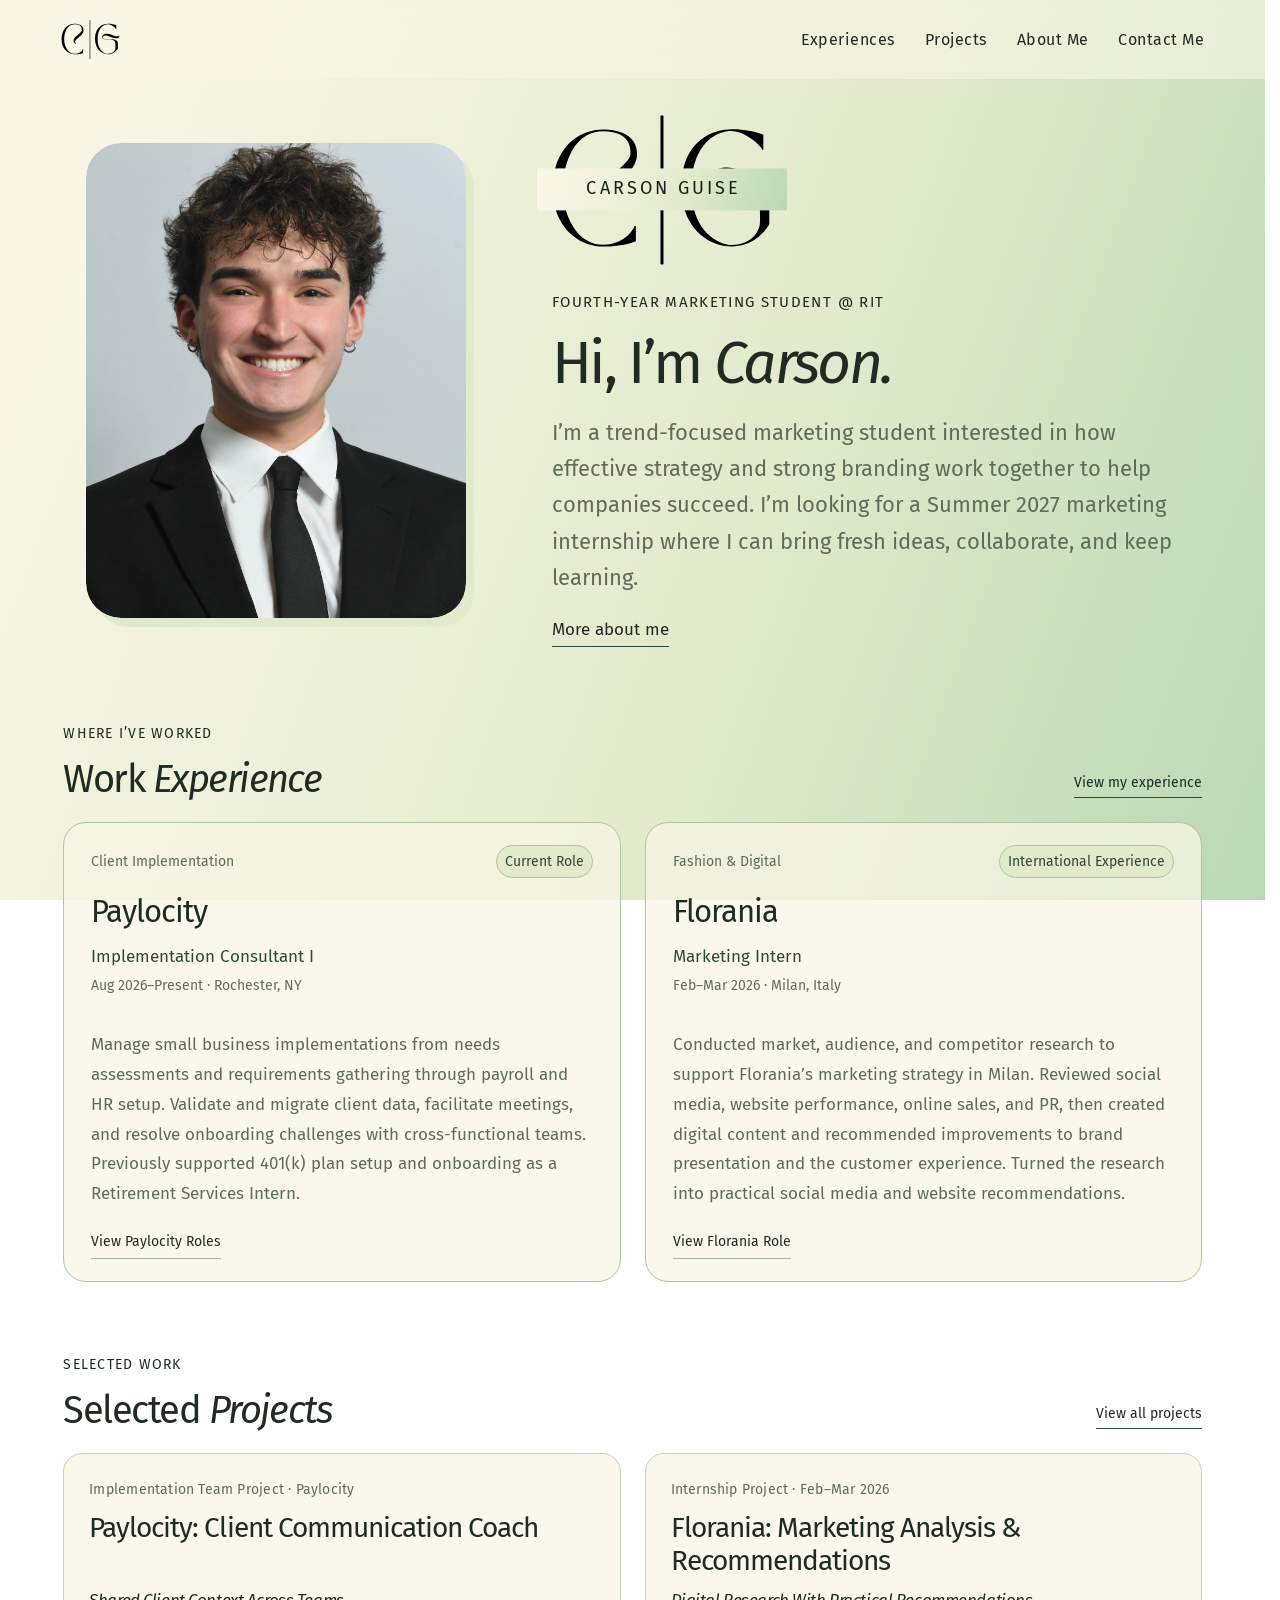
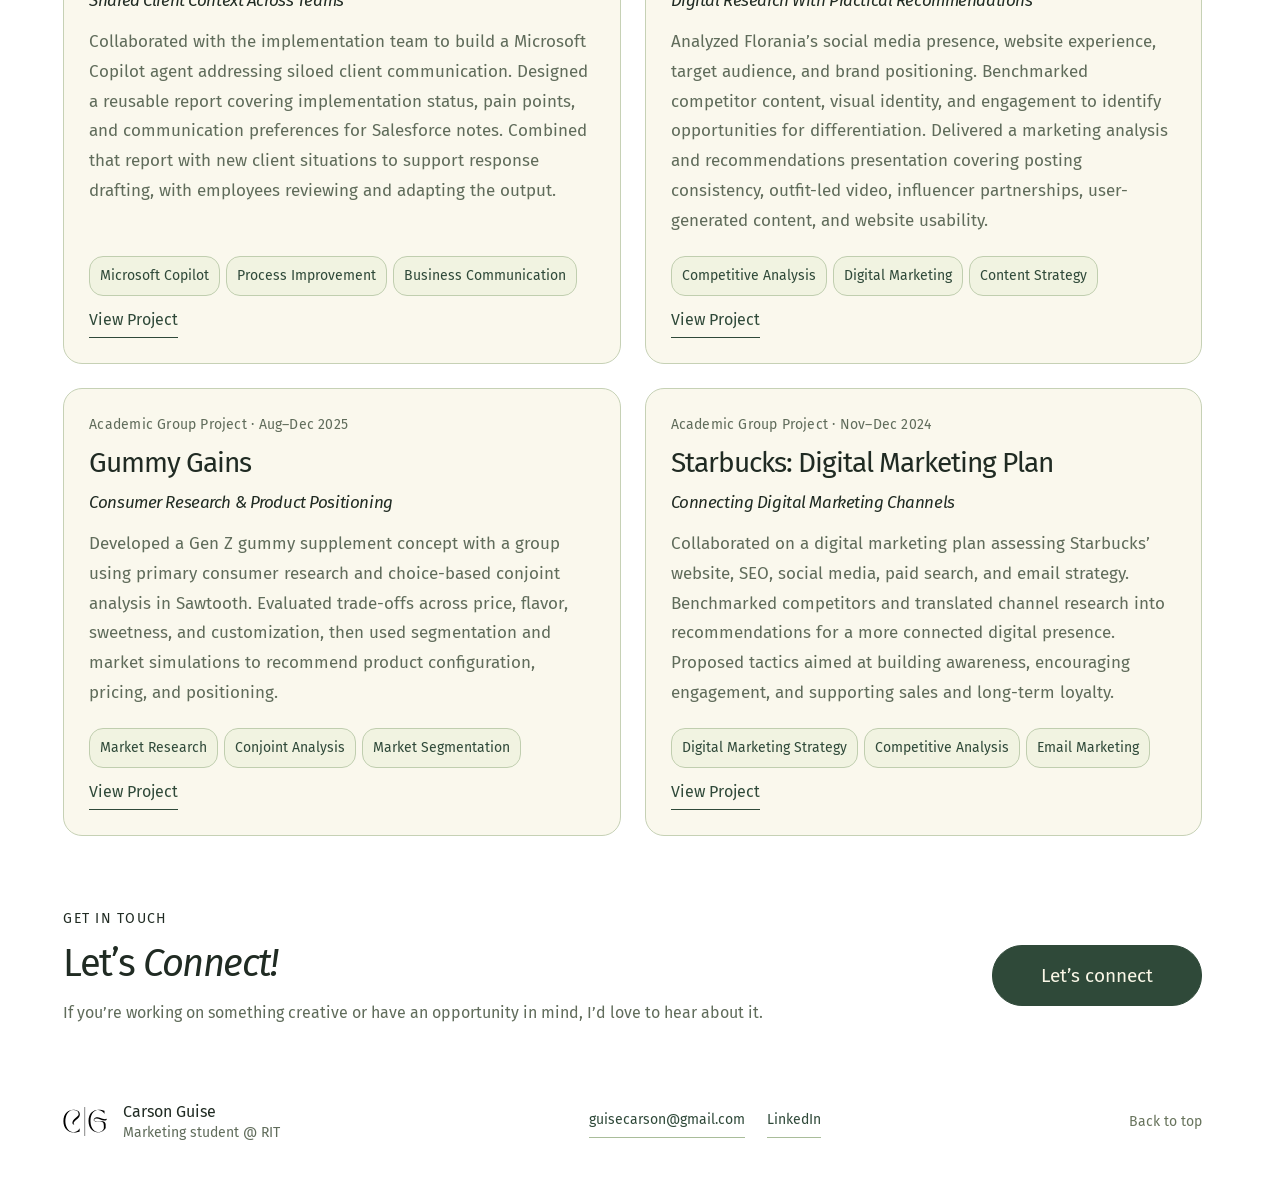
<file: index.html>
<!doctype html>
<html lang="en" prefix="og: https://ogp.me/ns#">
<head>
  <meta charset="utf-8">
  <meta name="viewport" content="width=device-width, initial-scale=1">
  <meta name="robots" content="noindex,nofollow">
  <meta name="description" content="Meet Carson Guise, a fourth-year RIT Marketing student. Explore professional experiences and selected marketing projects.">
  <meta property="og:type" content="website">
  <meta property="og:site_name" content="Carson Guise — Marketing Portfolio">
  <meta property="og:title" content="Carson Guise — RIT Marketing Portfolio">
  <meta property="og:description" content="Meet Carson Guise, a fourth-year RIT Marketing student. Explore professional experiences and selected marketing projects.">
  <meta property="og:url" content="https://carsonguise.github.io/">
  <meta property="og:image" content="https://carsonguise.github.io/carson-guise-social-preview-v2.png">
  <meta property="og:image:secure_url" content="https://carsonguise.github.io/carson-guise-social-preview-v2.png">
  <meta property="og:image:type" content="image/png">
  <meta property="og:image:width" content="1200">
  <meta property="og:image:height" content="630">
  <meta property="og:image:alt" content="Carson Guise’s CG logo and full name on a cream-to-sage green gradient.">
  <meta name="twitter:card" content="summary_large_image">
  <meta name="twitter:title" content="Carson Guise — RIT Marketing Portfolio">
  <meta name="twitter:description" content="Meet Carson Guise, a fourth-year RIT Marketing student. Explore professional experiences and selected marketing projects.">
  <meta name="twitter:image" content="https://carsonguise.github.io/carson-guise-social-preview-v2.png">
  <meta name="twitter:image:alt" content="Carson Guise’s CG logo and full name on a cream-to-sage green gradient.">
  <link rel="image_src" href="https://carsonguise.github.io/carson-guise-social-preview-v2.png">
  <meta name="theme-color" content="#f9f6e6">
  <title>Carson Guise — RIT Marketing Portfolio</title>
  <link rel="icon" href="cg-full.svg" type="image/svg+xml">
  <link rel="preload" href="FiraSans-Regular.woff" as="font" type="font/woff" crossorigin>
  <style id="portfolio-styles">
@font-face{font-family:'Fira Sans';src:url('FiraSans-Regular.woff') format('woff');font-weight:400;font-style:normal;font-display:swap}
@font-face{font-family:'Fira Sans';src:url('FiraSans-Medium.woff') format('woff');font-weight:500;font-style:normal;font-display:swap}
@font-face{font-family:'Fira Sans';src:url('FiraSans-SemiBold.woff') format('woff');font-weight:600 800;font-style:normal;font-display:swap}
@font-face{font-family:'Fira Sans';src:url('FiraSans-Italic.woff') format('woff');font-weight:400 600;font-style:italic;font-display:swap}
:root{--cream:#f9f6e6;--middle:#e1eacd;--green:#bad8b6;--forest:#2f4939;--ink:#202b23;--muted:#606c5b;--line:#cbd4bb;--soft:#edf0db;--sans:'Fira Sans',Arial,sans-serif;--serif:var(--sans)}
*{box-sizing:border-box}html{scroll-behavior:smooth;scroll-padding-top:100px}body{margin:0;background:var(--cream);color:var(--ink);font-family:var(--sans);-webkit-font-smoothing:antialiased}a{color:inherit;text-decoration:none}button,input{font:inherit}button{cursor:pointer}img{max-width:100%}button,a,input,summary{-webkit-tap-highlight-color:transparent}a:focus-visible,button:focus-visible,input:focus-visible,summary:focus-visible{outline:3px solid var(--forest);outline-offset:5px}::selection{background:var(--green);color:var(--ink)}[hidden]{display:none!important}em,.serif{font-family:var(--sans);font-style:italic;font-weight:400}p{line-height:1.7}.skip-link{position:fixed;top:-80px;left:20px;background:var(--forest);color:var(--cream);z-index:100;padding:14px 20px;border-radius:12px}.skip-link:focus{top:15px}.site-header{height:79px;padding:0 4.8%;display:flex;justify-content:space-between;align-items:center;gap:20px;border-bottom:0;position:sticky;top:0;z-index:10;background:#f9f6e6f5;backdrop-filter:blur(12px)}.identity{display:flex;align-items:center;padding:6px 0}.identity img{width:60px;height:39px;object-fit:contain}nav{display:flex;align-items:center;gap:30px;font-size:16px;font-weight:400;letter-spacing:.03em}nav a{position:relative;padding:10px 0}nav a:after{content:'';position:absolute;bottom:4px;left:0;right:100%;height:1px;background:var(--forest);transition:right .2s}nav a:hover:after{right:0}.student-label{margin:0 0 15px;display:inline-flex;align-items:center;gap:10px;font-size:16px;letter-spacing:.06em}.status-dot{width:7px;height:7px;background:var(--forest);border-radius:50%;display:inline-block}.button{display:inline-flex;align-items:center;justify-content:center;gap:28px;padding:13px 21px;font-size:16px;border:1px solid var(--forest);border-radius:30px;transition:background .2s,transform .2s}.button:hover{transform:translateY(-3px)}.button.primary{background:var(--forest);color:var(--cream)}.button.primary:hover{background:#1f3829}.button.secondary{background:#f9f6e64d;color:var(--forest);border-color:#6c8667}.button.secondary:hover{background:var(--cream)}
.page-section{padding:80px 5%}.eyebrow{text-transform:uppercase;letter-spacing:.09em;font-size:14px;font-weight:400;line-height:1.6;margin:0 0 20px;display:flex;gap:13px;align-items:center}.eyebrow>span{font-size:14px;border:1px solid #a8ba9d;border-radius:50%;width:24px;height:24px;display:inline-flex;align-items:center;justify-content:center;flex:none}.section-heading{display:flex;justify-content:space-between;align-items:flex-end;gap:30px;margin-bottom:32px}.section-heading :is(h1,h2),.about-section :is(h1,h2),.more-section h2{font-size:clamp(34px,3.5vw,51px);font-weight:400;line-height:1.13;letter-spacing:-.035em;margin:0}.section-heading>p{font-size:16px;color:var(--muted);margin:0 0 3px;max-width:280px}.work-section{background:linear-gradient(var(--cream) 35%,#edf0d9 100%)}.work-controls{display:flex;justify-content:space-between;align-items:center;gap:20px;flex-wrap:wrap;padding:18px 0;border-block:0}.filters{display:flex;flex-wrap:wrap;gap:6px}.filter{font-size:14px;line-height:1.4;border:1px solid transparent;border-radius:25px;background:transparent;color:var(--muted);padding:10px 13px;transition:background .18s,border-color .18s}.filter:hover{border-color:#a6bea0;background:var(--middle)}.filter.active{background:var(--forest);color:var(--cream);border-color:var(--forest)}.filter>span{font-size:14px;margin-left:8px;opacity:.8}.search-box{display:flex;align-items:center;gap:11px;border:1px solid #bbc9ad;background:#f9f6e670;border-radius:25px;padding:10px 14px;min-width:215px;color:#53674e}.search-box input{border:0;outline:0;background:transparent;color:var(--ink);font-size:14px;width:175px;line-height:1.4;padding:0}.search-box input::placeholder{color:#65735d}.search-box:focus-within{outline:2px solid var(--forest);outline-offset:2px}.search-box input:focus-visible{outline:0}.result-count{font-size:14px;color:var(--muted);margin:17px 2px 25px}.project-grid{display:grid;grid-template-columns:1fr 1fr;gap:27px}.project-card{min-width:0;border:1px solid #c6d1b5;border-radius:22px;background:var(--cream);overflow:hidden;transition:border-color .2s,box-shadow .2s}.project-card:hover{border-color:#91ad83;box-shadow:0 5px 16px #47613f0d}.project-open{display:block;height:100%;padding:11px}.project-open:focus-visible{outline-offset:-5px;border-radius:20px}.cover{height:310px;padding:24px 26px;position:relative;display:flex;flex-direction:column;justify-content:space-between;overflow:hidden;border-radius:14px}.cover-kicker{font-size:14px;letter-spacing:.1em;position:relative;z-index:2;line-height:1.5}.cover-foot{font-size:14px;letter-spacing:.08em;display:flex;align-items:center;justify-content:space-between;position:relative;z-index:2;line-height:1.5}.cover-foot>span{font-size:18px;line-height:.7}.aeop-cover{background:var(--forest);color:var(--cream)}.aeop-headline{font-size:clamp(30px,3.2vw,46px);line-height:1.1;letter-spacing:-.035em;font-weight:400;position:relative;z-index:1;margin-top:8px}.aeop-headline>span{color:var(--green)}.aeop-stat{display:flex;align-items:flex-end;gap:18px;position:relative;z-index:1}.aeop-stat strong{font-size:47px;font-weight:400;letter-spacing:-.055em;line-height:1.2;color:var(--green)}.aeop-stat strong span{font-size:28px}.aeop-stat>span{font-size:14px;max-width:90px;line-height:1.5;padding-bottom:7px}.aeop-cover:after{content:'';position:absolute;height:275px;width:275px;right:-170px;top:40px;border:1px solid #a9c4a15c;border-radius:50%;box-shadow:0 0 0 25px #2f4939,0 0 0 26px #a9c4a13c,0 0 0 51px #2f4939,0 0 0 52px #a9c4a13c}.gummy-cover{background:var(--middle);color:var(--forest)}.gummy-word{font-size:43px;line-height:1.05;letter-spacing:-.045em;position:relative;z-index:1}.gummy-shapes{position:absolute;display:flex;gap:10px;right:23px;bottom:51px;transform:rotate(-15deg)}.gummy-shapes i{width:58px;height:85px;border-radius:25px;background:#90b28a;box-shadow:inset 3px 4px 6px #ffffff60,inset -5px -5px 8px #254c2625}.gummy-shapes i:nth-child(2){background:var(--green);margin-top:-18px}.gummy-shapes i:nth-child(3){background:#799e74}.gummy-shapes i:nth-child(4){background:#c7dbb2;margin-top:-18px}.chanel-cover{padding:0;background:#e2b8c7}.chanel-cover>img{width:100%;height:100%;object-fit:cover;object-position:center 6%;transition:transform .35s}.concept-badge{position:absolute;left:14px;bottom:14px;border:1px solid #f9f6e6c0;border-radius:20px;background:var(--cream);padding:8px 12px;color:var(--ink);font-size:14px;letter-spacing:.04em;line-height:1.4}.eras-cover{background:#c9dbc1;color:var(--forest)}.ticket-art{position:relative;background:var(--cream);border:1px solid #738a66;border-radius:10px;padding:17px 23px;margin:9px 9px;transform:rotate(-4deg)}.ticket-art:before,.ticket-art:after{content:'';position:absolute;width:20px;height:20px;border:1px solid #738a66;background:#c9dbc1;border-radius:50%;top:calc(50% - 10px)}.ticket-art:before{left:-11px;clip-path:inset(0 0 0 50%)}.ticket-art:after{right:-11px;clip-path:inset(0 50% 0 0)}.ticket-art>span{font-size:14px;letter-spacing:.08em}.ticket-art strong{display:block;font-size:37px;line-height:1.1;letter-spacing:-.04em;font-weight:400;margin:20px 0 17px}.ticket-bottom{display:flex;justify-content:space-between;align-items:center;gap:15px;border-top:1px dashed #879c77;padding-top:12px;font-size:14px;letter-spacing:.04em}.barcode{width:80px;height:23px;display:inline-block;background:repeating-linear-gradient(90deg,var(--forest) 0 1px,transparent 1px 3px,var(--forest) 3px 5px,transparent 5px 6px,var(--forest) 6px 7px,transparent 7px 10px)}.kgh-cover{background:#dbe6c8;color:var(--forest)}.kgh-headline{font-size:43px;line-height:1.06;letter-spacing:-.035em;margin-top:8px;position:relative;z-index:1}.kgh-total{display:flex;flex-direction:column;gap:6px;position:relative;z-index:1}.kgh-total strong{font-weight:400;letter-spacing:-.055em;font-size:58px;line-height:1.1}.kgh-total>span{font-size:14px;letter-spacing:.1em}.kgh-cover:after{content:'♡';font-size:250px;position:absolute;right:20px;top:55px;line-height:1;color:#bdd2b08c;transform:rotate(10deg)}.ethel-cover{background:#bad8b6;color:#2c4731}.ethel-word{font-size:53px;line-height:.98;letter-spacing:-.055em;position:relative;z-index:1}.ethel-path{display:flex;gap:13px;align-items:center;position:relative;z-index:1}.ethel-path span{font-size:14px}.ethel-path i{font-size:17px;font-style:normal}.ethel-cover:after{content:'';height:280px;width:280px;border:1px solid #486c4b50;border-radius:50%;position:absolute;right:-155px;top:40px;box-shadow:0 0 0 18px #bad8b6,0 0 0 19px #486c4b30,0 0 0 38px #bad8b6,0 0 0 39px #486c4b30}.card-meta,.card-title-row,.card-subtitle,.card-summary,.card-bottom{margin-left:13px;margin-right:13px}.card-meta{display:flex;justify-content:space-between;gap:12px;margin-top:20px;margin-bottom:13px;font-size:14px;line-height:1.5;letter-spacing:.015em;color:var(--muted)}.card-meta>span:last-child{white-space:nowrap}.card-title-row{display:flex;justify-content:space-between;align-items:center;gap:12px}.card-title-row h2{font-size:28px;font-weight:400;letter-spacing:-.035em;margin:0}.card-subtitle{font-size:19px;font-weight:400;font-style:italic;line-height:1.35;letter-spacing:-.025em;margin-top:7px;margin-bottom:12px}.card-summary{color:var(--muted);font-size:16px;line-height:1.7;max-width:470px;margin-top:0;margin-bottom:21px;min-height:41px}.card-bottom{display:flex;justify-content:space-between;align-items:flex-start;gap:20px;padding:15px 0 10px;border-top:1px solid var(--line);font-size:14px;line-height:1.5}.card-bottom>span:first-child{font-weight:500}.card-bottom>span:last-child{white-space:nowrap;color:var(--forest)}.empty-state{text-align:center;background:var(--middle);border-radius:25px;padding:50px 20px}.empty-state>span{font-size:50px;line-height:1}.empty-state h3{font-weight:400;font-size:29px;letter-spacing:-.035em;margin:15px 0}.empty-state p{font-size:16px;color:var(--muted);margin-bottom:25px}
.about-section{display:grid;grid-template-columns:1.4fr 1fr;gap:9%;align-items:center;border-top:0;padding-top:90px;padding-bottom:85px}.about-intro :is(h1,h2){margin-bottom:25px}.about-intro :is(h1,h2) em,.more-section h2 em{color:#658a5c}.about-intro>p{font-size:17px;line-height:1.8;color:#4f604a;max-width:590px;margin:0 0 19px}.about-intro>.about-lead{font-size:22px;line-height:1.4;letter-spacing:-.02em;color:var(--ink);margin:0 0 23px}.about-intro>.eyebrow{font-size:14px;margin-bottom:20px}.about-tags{display:flex;gap:7px;flex-wrap:wrap;margin:22px 0 17px}.about-tags>span{border:1px solid #bfceaf;border-radius:22px;padding:8px 12px;font-size:14px;background:#e1eacd60}.text-link{display:inline-flex;align-items:center;justify-content:space-between;gap:35px;border-bottom:1px solid var(--forest);padding:7px 0;font-size:16px}.text-link>span{font-size:16px}.portrait{position:relative;margin:0 0 30px}.portrait>img{display:block;aspect-ratio:3/4;object-fit:cover;object-position:50% 30%;width:100%;height:auto;border-radius:46px;box-shadow:11px 12px 0 var(--middle)}.portrait figcaption{position:absolute;bottom:-22px;right:18px;background:var(--green);border:1px solid #8aa881;border-radius:14px;padding:13px 21px;transform:rotate(5deg);font-size:17px;box-shadow:2px 3px 0 #354a2c15}.portrait figcaption>span{margin-left:24px;font-size:23px}
.experience-section{background:var(--middle);border-block:0}.more-section{display:grid;grid-template-columns:1fr 1.2fr;gap:7%;align-items:center;padding-top:75px;padding-bottom:75px}.more-heading>p:last-child{font-size:17px;color:var(--muted);line-height:1.8;margin:22px 0 0}.music-note{display:grid;grid-template-columns:150px 1fr;gap:26px;align-items:center;background:#e1eacd80;border:1px solid var(--line);border-radius:28px;padding:28px;position:relative}.music-note>.record{width:150px;height:150px;border-radius:50%;background:repeating-radial-gradient(circle,#2f4939 0 3px,#3a5141 3px 4px,#2f4939 4px 7px);display:grid;place-items:center;transform:rotate(-10deg);box-shadow:3px 6px 0 #354a2c1a}.record>span{display:grid;place-content:center;width:60px;height:60px;line-height:1.3;border-radius:50%;background:var(--green);text-align:center;font-size:14px;letter-spacing:.04em;color:var(--forest)}.music-note .eyebrow{font-size:14px;letter-spacing:.07em;margin-bottom:9px}.music-note h3{font-size:33px;font-weight:400;line-height:1.06;letter-spacing:-.04em;margin:0 0 15px}.music-note p:last-child{font-size:14px;line-height:1.75;color:#53664a;margin:0}.contact-section{background:linear-gradient(120deg,var(--middle),var(--green));border-block:0;padding-top:55px;padding-bottom:50px}.contact-heading :is(h1,h2){font-size:clamp(50px,6.4vw,90px);line-height:1.02;font-weight:400;letter-spacing:-.05em;margin:20px 0 40px;position:relative;max-width:950px}.contact-heading :is(h1,h2)>span{display:inline-flex;align-items:center;justify-content:center;width:80px;height:80px;border:1px solid #92ab83;border-radius:50%;font-size:47px;line-height:1;transform:rotate(7deg);margin-left:20px;vertical-align:middle}.contact-bottom{display:flex;justify-content:space-between;align-items:flex-end;gap:30px}.contact-bottom>p{font-size:16px;color:#486140;margin:0;line-height:1.7}.contact-links{display:flex;gap:35px;flex-wrap:wrap;align-items:center}.contact-links a{font-size:16px;padding:10px 0;border-bottom:1px solid #7d9d70;display:flex;justify-content:space-between;gap:35px}.contact-links a span{font-size:18px}.contact-links .email-link{font-size:18px;letter-spacing:-.02em}footer{padding:28px 5%;display:flex;justify-content:space-between;align-items:center;gap:25px;font-size:14px;color:#68745d}.footer-brand{display:flex;align-items:center;gap:15px;font-size:16px;color:var(--ink)}.footer-brand img{width:45px;height:29px;object-fit:contain}.footer-brand small{font-size:14px;color:var(--muted);display:inline-block;margin-top:3px}
body.dialog-open{overflow:hidden}dialog{border:1px solid #b9c9a8;border-radius:22px;background:var(--cream);color:var(--ink);width:min(1000px,calc(100% - 50px));max-height:92dvh;margin:auto;padding:0;overscroll-behavior:contain;box-shadow:0 20px 100px #172b2a40}dialog::backdrop{background:#1d3024a6;backdrop-filter:blur(6px)}.dialog-top{position:sticky;top:0;z-index:5;display:flex;justify-content:space-between;align-items:center;background:var(--cream);border-bottom:0;padding:13px 32px;font-size:14px;letter-spacing:.07em;gap:20px}.dialog-top>button{background:var(--middle);border:1px solid var(--line);border-radius:20px;padding:8px 13px;font-size:14px;display:flex;align-items:center;gap:14px;color:var(--ink)}.dialog-top>button span{font-size:20px;line-height:.7}.case-header{padding:35px 50px 30px}.case-header .eyebrow{font-size:14px;margin-bottom:15px;color:var(--muted)}.case-header h2{font-size:55px;letter-spacing:-.05em;line-height:1.05;font-weight:400;margin:0 0 15px}.case-subtitle{font-size:25px;line-height:1.3;letter-spacing:-.02em;margin:0 0 25px}.case-tags{display:flex;justify-content:space-between;align-items:center;gap:17px;font-size:14px;line-height:1.5}.case-tags>span{border:1px solid #b2c69d;background:#e1eacd70;border-radius:20px;padding:8px 13px}.case-tags button{border:0;border-bottom:1px solid #b2c69d;background:none;padding:8px 0;font-size:14px;white-space:nowrap;color:var(--ink)}.detail-cover{height:350px;margin:0 30px;padding:30px 38px;border-radius:16px}.detail-cover .aeop-headline{font-size:51px}.detail-cover .gummy-word{font-size:57px}.detail-cover .gummy-shapes{right:70px;bottom:60px;gap:13px}.detail-cover .gummy-shapes i{width:85px;height:125px;border-radius:40px}.detail-cover .ticket-art{max-width:460px;align-self:center;width:90%}.detail-cover .ethel-word{font-size:62px}.case-body{padding:35px 50px 40px}.case-context{display:grid;grid-template-columns:1.5fr 1fr;gap:40px;padding-bottom:25px;border-bottom:0}.case-context .eyebrow{font-size:14px;margin-bottom:11px}.case-body p{font-size:16px;line-height:1.8;color:#53644b;margin-top:0}.case-section{display:grid;grid-template-columns:30px 1fr;gap:17px;margin-top:33px}.section-number{font-size:14px;line-height:1.7;border:1px solid #b0c59b;background:var(--middle);border-radius:50%;display:flex;align-items:center;justify-content:center;height:24px;width:24px}.case-section h3{font-size:23px;font-weight:400;line-height:1.2;letter-spacing:-.035em;margin:0 0 17px}.case-section ol{padding-left:17px;margin:0}.case-section li{font-size:16px;line-height:1.75;color:#53644b;padding-left:5px;margin-bottom:11px}.insight-box{background:var(--middle);border:1px solid #c1d0ad;border-radius:19px;padding:25px 28px;margin-top:31px}.insight-box .eyebrow{font-size:14px;color:#4d6443;margin-bottom:13px}.insight-box>p:last-child{font-size:22px;line-height:1.45;letter-spacing:-.025em;color:var(--ink);margin:0}.case-metrics{display:flex;gap:40px;margin:22px 0 25px;flex-wrap:wrap}.case-metrics>div{display:flex;flex-direction:column;gap:7px}.case-metrics strong{font-size:41px;font-weight:400;letter-spacing:-.055em;line-height:1.1;color:var(--forest)}.case-metrics span{font-size:14px;color:var(--muted)}.deliverables{display:flex;gap:10px;flex-wrap:wrap;margin-top:20px}.deliverables>span{font-size:14px;line-height:1.5;padding:8px 12px;background:#e1eacd60;border:1px solid #c1d0ad;border-radius:10px}.skills{display:flex;flex-wrap:wrap;gap:8px}.skills>span{border:1px solid #adc59f;background:#e1eacd60;border-radius:24px;padding:9px 14px;font-size:14px;line-height:1.5}.case-figure{margin:32px 0 20px}.case-figure img{width:100%;height:auto;border-radius:13px;border:1px solid var(--line)}.case-figure figcaption{font-size:14px;line-height:1.7;color:var(--muted);padding:10px 3px 0}.case-figure figcaption a{text-decoration:underline}.source-details{border-top:0;margin-top:31px;padding-top:19px}.source-details summary{font-size:14px;cursor:pointer;padding:7px 0;color:var(--muted)}.source-details p{font-size:14px;margin:14px 0 0}.source-details .text-link{font-size:14px;margin-top:15px}.case-navigation{display:flex;align-items:center;justify-content:space-between;border-top:0;padding:20px 32px;gap:17px;background:#e1eacd50}.case-navigation button{border:1px solid #bbceab;background:var(--cream);border-radius:24px;font-size:14px;padding:10px 15px;color:var(--ink);transition:background .2s}.case-navigation button:hover{background:var(--green)}.case-navigation>span{font-size:14px;color:var(--muted)}.toast{position:fixed;bottom:25px;left:50%;transform:translate(-50%,15px);background:var(--forest);color:var(--cream);padding:13px 22px;border-radius:25px;font-size:16px;line-height:1.5;box-shadow:0 4px 20px #21382220;opacity:0;pointer-events:none;transition:.2s;z-index:100;width:max-content;max-width:90%}.toast.visible{opacity:1;transform:translate(-50%,0)}.dialog-toast{position:sticky;bottom:15px;margin:-58px auto 15px;left:auto;transform:translateY(15px);text-align:center;z-index:10}.dialog-toast.visible{transform:translateY(0)}.copy-fallback{position:absolute;left:0;top:0;width:1px;height:1px;opacity:.01}
@media(min-width:1500px){.site-header,.page-section,footer{padding-left:max(5%,calc((100vw - 1350px)/2));padding-right:max(5%,calc((100vw - 1350px)/2))}.cover{height:350px}}
@media(max-width:1100px){nav{gap:23px;font-size:16px}.section-heading :is(h1,h2),.about-section :is(h1,h2),.more-section h2{font-size:39px}.work-controls{gap:12px}.cover{height:290px;padding:22px}.aeop-headline{font-size:36px}.gummy-word{font-size:36px}.gummy-shapes{right:16px;bottom:45px;gap:7px}.gummy-shapes i{width:48px;height:75px}.ticket-art{padding:15px 19px;margin:10px 4px}.ticket-art strong{font-size:31px}.kgh-headline{font-size:35px}.kgh-total strong{font-size:50px}.ethel-word{font-size:46px}.cover-foot{font-size:14px}.card-title-row h2{font-size:25px}.card-subtitle{font-size:18px}.about-section{gap:6%}.more-section{grid-template-columns:1fr 1.2fr;gap:5%}.music-note{grid-template-columns:105px 1fr;gap:20px;padding:23px}.music-note>.record{width:105px;height:105px}.record>span{width:48px;height:48px;font-size:14px}.music-note h3{font-size:29px}.contact-links{gap:25px}.contact-links .email-link{font-size:17px}}
@media(max-width:800px){html{scroll-padding-top:90px}.site-header{height:auto;min-height:75px;padding:15px 5%;gap:20px}.identity img{width:48px;height:32px}nav{gap:15px;font-size:14px;letter-spacing:0}.student-label{font-size:14px}.page-section{padding-top:60px;padding-bottom:60px}.section-heading{display:block;margin-bottom:26px}.section-heading :is(h1,h2),.about-section :is(h1,h2),.more-section h2{font-size:39px}.section-heading>p{margin-top:20px;max-width:none;font-size:16px}.section-heading>p br{display:none}.work-controls{display:block;padding-block:15px}.filters{gap:5px}.filter{font-size:14px;padding:9px 12px}.search-box{width:100%;margin-top:14px;min-width:0;padding:11px 15px;gap:12px}.search-box input{width:100%;font-size:16px}.project-grid{gap:20px}.project-open{padding:9px}.project-card{border-radius:19px}.cover{height:255px;padding:18px;border-radius:12px}.cover-kicker{font-size:14px}.cover-foot{font-size:14px}.aeop-headline{font-size:29px}.aeop-stat{gap:10px}.aeop-stat strong{font-size:34px}.aeop-stat strong span{font-size:22px}.aeop-stat>span{font-size:14px;max-width:65px;padding-bottom:5px}.gummy-word{font-size:29px}.gummy-shapes{right:13px;bottom:42px;gap:6px}.gummy-shapes i{width:36px;height:60px}.ticket-art{padding:11px 14px;margin:7px 2px}.ticket-art>span{font-size:14px}.ticket-art strong{font-size:26px;margin:17px 0 15px}.ticket-bottom{font-size:14px;gap:10px}.barcode{width:45px;height:20px}.kgh-headline{font-size:28px}.kgh-total strong{font-size:39px}.kgh-total>span{font-size:14px}.ethel-word{font-size:38px}.ethel-path{gap:8px}.ethel-path span{font-size:14px}.concept-badge{left:8px;bottom:9px;padding:7px 9px;font-size:14px}.card-meta,.card-title-row,.card-subtitle,.card-summary,.card-bottom{margin-left:9px;margin-right:9px}.card-meta{font-size:14px;margin-top:17px}.card-title-row h2{font-size:22px}.card-subtitle{font-size:17px}.card-summary{font-size:14px;min-height:55px;margin-bottom:17px}.card-bottom{font-size:14px;flex-direction:column;gap:9px;padding-bottom:8px}.about-section{grid-template-columns:1.2fr 1fr;gap:6%;align-items:start}.about-intro>p{font-size:16px}.about-intro>.about-lead{font-size:19px}.portrait{margin-top:75px}.portrait>img{border-radius:30px;box-shadow:8px 9px 0 var(--middle)}.portrait figcaption{font-size:16px;padding:11px 13px;right:9px}.portrait figcaption>span{font-size:17px;margin-left:15px}.about-tags>span{font-size:14px;padding:7px 10px}.more-section{grid-template-columns:1fr;gap:28px}.more-heading>p:last-child{font-size:16px;margin-top:18px}.more-heading>p:last-child br{display:none}.music-note{grid-template-columns:140px 1fr;padding:25px;gap:30px}.music-note>.record{width:140px;height:140px}.record>span{width:55px;height:55px;font-size:14px}.music-note h3{font-size:33px}.music-note p:last-child{font-size:16px}.contact-heading :is(h1,h2){font-size:62px}.contact-heading :is(h1,h2)>span{width:59px;height:59px;font-size:36px}.contact-bottom{display:block}.contact-links{margin-top:25px;gap:35px}.contact-links .email-link{font-size:18px}.contact-bottom>p{font-size:16px}footer{flex-wrap:wrap;gap:23px}footer>a:last-child{font-size:14px}.case-header{padding:32px 35px 27px}.case-body{padding:30px 35px}.case-header h2{font-size:48px}.case-subtitle{font-size:24px}.detail-cover{margin:0 20px;height:310px;padding:26px 30px}.detail-cover .aeop-headline{font-size:42px}.detail-cover .gummy-word{font-size:48px}.detail-cover .gummy-shapes{right:38px;bottom:50px;gap:11px}.detail-cover .gummy-shapes i{width:65px;height:95px;border-radius:32px}.detail-cover .cover-kicker{font-size:14px}.detail-cover .cover-foot{font-size:14px}.detail-cover .kgh-headline{font-size:38px}.detail-cover .kgh-total strong{font-size:52px}.detail-cover .ethel-word{font-size:54px}.detail-cover .ticket-art{max-width:380px;padding:20px}.detail-cover .ticket-art strong{font-size:33px}.case-context{gap:25px}.insight-box>p:last-child{font-size:21px}}
@media(max-width:600px){html{scroll-padding-top:110px}.site-header{padding:11px 5%;gap:12px;align-items:flex-start}.identity{padding-top:5px}.identity img{width:43px;height:29px}nav{justify-content:flex-end;gap:4px 16px;flex-wrap:wrap;max-width:290px;font-size:14px}nav a{padding:6px 0}.student-label{font-size:14px;letter-spacing:.04em;gap:8px}.status-dot{width:6px;height:6px}.button{font-size:14px;padding:12px 17px;gap:18px}.page-section{padding-top:48px;padding-bottom:48px}.eyebrow{font-size:14px;margin-bottom:18px;gap:10px}.eyebrow>span{font-size:14px;width:22px;height:22px}.section-heading :is(h1,h2),.about-section :is(h1,h2),.more-section h2{font-size:34px;line-height:1.16}.section-heading>p{font-size:16px;line-height:1.7;margin-top:17px}.filters{gap:5px}.filter{font-size:14px;padding:9px 11px}.result-count{font-size:14px;margin-top:15px;margin-bottom:19px}.project-grid{grid-template-columns:1fr;gap:23px}.project-card{border-radius:22px}.project-open{padding:10px}.cover{height:300px;padding:24px;border-radius:14px}.cover-kicker{font-size:14px}.cover-foot{font-size:14px}.aeop-headline{font-size:40px}.aeop-stat{gap:17px}.aeop-stat strong{font-size:45px}.aeop-stat strong span{font-size:28px}.aeop-stat>span{font-size:14px;max-width:85px;padding-bottom:7px}.gummy-word{font-size:40px}.gummy-shapes{right:20px;bottom:53px;gap:8px}.gummy-shapes i{width:48px;height:78px;border-radius:24px}.ticket-art{padding:17px 22px;margin:9px 7px}.ticket-art>span{font-size:14px}.ticket-art strong{font-size:34px;margin:19px 0 16px}.ticket-bottom{font-size:14px}.barcode{width:65px;height:23px}.kgh-headline{font-size:38px}.kgh-total strong{font-size:52px}.kgh-total>span{font-size:14px}.ethel-word{font-size:50px}.ethel-path{gap:12px}.ethel-path span{font-size:14px}.concept-badge{left:12px;bottom:12px;padding:8px 10px;font-size:14px}.card-meta,.card-title-row,.card-subtitle,.card-summary,.card-bottom{margin-left:11px;margin-right:11px}.card-meta{font-size:14px;margin-top:17px}.card-title-row h2{font-size:27px}.card-subtitle{font-size:18px;line-height:1.4}.card-summary{font-size:16px;min-height:0;margin-bottom:20px}.card-bottom{font-size:14px;flex-direction:row;gap:15px;line-height:1.6;padding-block:14px 9px}.card-bottom>span:first-child{max-width:62%}.about-section{grid-template-columns:1fr;gap:34px}.about-intro>.eyebrow{font-size:14px}.about-intro>.about-lead{font-size:22px}.about-intro>p{font-size:16px;max-width:100%}.about-tags>span{font-size:14px;padding:8px 11px}.portrait{margin:0 auto 20px;width:84%;max-width:360px}.portrait>img{border-radius:36px}.portrait figcaption{font-size:17px;right:10px;bottom:-16px;padding:12px 17px}.portrait figcaption>span{font-size:20px;margin-left:20px}.more-section{gap:25px}.more-heading>p:last-child{font-size:16px}.music-note{grid-template-columns:90px 1fr;gap:22px;padding:23px 20px;border-radius:23px}.music-note>.record{width:90px;height:90px}.record>span{width:40px;height:40px;font-size:14px}.music-note .eyebrow{font-size:14px;margin-bottom:9px;letter-spacing:.03em}.music-note h3{font-size:29px}.music-note p:last-child{font-size:14px;line-height:1.75}.contact-heading :is(h1,h2){font-size:48px;margin:22px 0 30px}.contact-heading :is(h1,h2)>span{width:45px;height:45px;font-size:29px;margin-left:12px}.contact-links{display:flex;gap:18px 30px;margin-top:22px}.contact-links .email-link{font-size:19px;gap:25px}.contact-links a{font-size:16px;padding:10px 0}.contact-bottom>p{font-size:16px}footer{padding:24px 5%;gap:22px}.footer-brand{font-size:14px;gap:12px}.footer-brand small{font-size:14px}.footer-brand img{width:40px;height:27px}.case-header{padding:28px 24px 25px}.case-header h2{font-size:40px}.case-header .eyebrow{font-size:14px}.case-subtitle{font-size:21px}.case-tags{flex-wrap:wrap;gap:12px}.case-tags>span{font-size:14px;padding:7px 10px}.case-tags button{font-size:14px}dialog{width:calc(100% - 16px);max-height:96dvh;border-radius:17px}.dialog-top{padding:12px 18px;gap:10px;font-size:14px}.dialog-top>button{font-size:14px;padding:7px 10px;gap:10px}.detail-cover{margin:0 13px;padding:23px;height:270px;border-radius:12px}.detail-cover .cover-kicker{font-size:14px}.detail-cover .cover-foot{font-size:14px}.detail-cover .aeop-headline{font-size:35px}.detail-cover .aeop-stat strong{font-size:39px}.detail-cover .aeop-stat>span{font-size:14px}.detail-cover .gummy-word{font-size:35px}.detail-cover .gummy-shapes{right:20px;bottom:49px;gap:7px}.detail-cover .gummy-shapes i{width:42px;height:67px;border-radius:23px}.detail-cover .ticket-art{padding:15px;width:98%;margin:8px 0}.detail-cover .ticket-art strong{font-size:29px}.detail-cover .kgh-headline{font-size:32px}.detail-cover .kgh-total strong{font-size:46px}.detail-cover .ethel-word{font-size:46px}.detail-cover .ethel-path{gap:10px}.detail-cover .ethel-path span{font-size:14px}.case-body{padding:28px 24px 32px}.case-context{grid-template-columns:1fr;gap:16px;padding-bottom:19px}.case-context .eyebrow{font-size:14px;margin-bottom:9px}.case-body p,.case-section li{font-size:16px;line-height:1.8}.case-section{grid-template-columns:23px 1fr;gap:10px;margin-top:28px}.section-number{width:22px;height:22px;font-size:14px;margin-top:1px}.case-section h3{font-size:21px;margin-bottom:16px}.insight-box{padding:21px;margin-top:27px;border-radius:15px}.insight-box .eyebrow{font-size:14px}.insight-box>p:last-child{font-size:20px;line-height:1.4}.case-metrics{gap:27px}.case-metrics strong{font-size:34px}.case-metrics span{font-size:14px}.deliverables{gap:7px}.deliverables>span{font-size:14px;padding:7px 10px}.skills{gap:7px}.skills>span{font-size:14px;padding:8px 11px}.source-details summary{font-size:14px}.source-details p{font-size:14px}.case-navigation{padding:16px 18px;gap:10px}.case-navigation button{font-size:14px;padding:10px 11px}.case-navigation>span{font-size:14px}.toast{font-size:14px;padding:13px 20px}.case-figure figcaption{font-size:14px}.source-details .text-link{font-size:14px}}
@media(max-width:370px){.section-heading :is(h1,h2),.about-section :is(h1,h2),.more-section h2{font-size:31px}.filter{padding:8px 9px;font-size:14px}.cover{height:270px;padding:20px}.aeop-headline{font-size:35px}.gummy-word{font-size:35px}.ticket-art strong{font-size:29px}.ticket-art{padding:15px}.kgh-headline{font-size:33px}.ethel-word{font-size:45px}.card-bottom{font-size:14px;gap:10px}.contact-heading :is(h1,h2){font-size:42px}.contact-heading :is(h1,h2)>span{width:39px;height:39px;font-size:25px;margin-left:8px}.contact-links .email-link{font-size:17px}.music-note{grid-template-columns:70px 1fr;gap:17px;padding:22px 17px}.music-note>.record{width:70px;height:70px}.record>span{width:32px;height:32px;font-size:14px}.case-header h2{font-size:36px}.detail-cover{padding:20px}.detail-cover .gummy-word{font-size:32px}.case-navigation{gap:7px;padding:16px 12px}.case-navigation button{padding:9px;font-size:14px}}
@media(prefers-reduced-motion:reduce){html{scroll-behavior:auto}*,*:before,*:after{transition:none!important;animation:none!important}}

@media(max-width:600px){.filter{min-height:37px}.search-box{min-height:42px}}

/* Shared canvas: every section reveals the same viewport-aligned gradient. */
:root{--page-gradient:linear-gradient(110deg,var(--cream) 8%,var(--middle) 60%,var(--green) 100%)}
body{background:var(--page-gradient);background-attachment:fixed}
.site-header{background:#f9f6e68f;backdrop-filter:blur(16px)}
.hero,.about-section,.experience-section,.work-section,.more-section,.contact-section,footer{background:transparent}
/* A compact introduction, with the personal brand beside the message. */
.hero{position:relative;display:grid;grid-template-columns:1.14fr .86fr;align-items:center;gap:7%;padding:43px 5% 46px;min-height:0}
.hero-copy{min-width:0}
.hero .student-label{margin:0 0 18px;font-size:14px;line-height:1.6;letter-spacing:.035em}
.hero h1{font-size:clamp(43px,4.8vw,67px);font-weight:400;line-height:1.08;letter-spacing:-.045em;margin:0 0 20px}
.hero h1 em{text-decoration:underline;text-decoration-thickness:4px;text-underline-offset:9px;text-decoration-color:#a7c59c}
.hero-description{font-size:17px;line-height:1.75;max-width:480px;margin:0 0 24px;color:#4d6245}
.hero-actions{display:flex;align-items:center;gap:11px;flex-wrap:wrap}
.hero-brand{width:min(100%,370px);aspect-ratio:356/246;justify-self:center;position:relative;display:grid;place-items:center}
.hero-brand>img{width:100%;height:100%;object-fit:contain;display:block;transition:transform .25s}
.hero-brand:hover>img{transform:translateY(-3px)}
.name-band{position:absolute;top:49.6%;left:-7%;width:114%;transform:translateY(-50%);font-size:26px;letter-spacing:.2em;text-transform:uppercase;text-align:center;font-weight:400;line-height:1.4;background:var(--page-gradient);background-attachment:fixed;padding:11px 8px;margin:0;text-indent:.2em;color:#17231a}
.about-section{grid-template-columns:1.5fr .9fr;padding-top:49px;padding-bottom:53px;gap:9%;align-items:center}
.about-section .portrait{width:100%;max-width:315px;justify-self:center;margin:0 0 20px}
.about-section .portrait>img{aspect-ratio:4/5;border-radius:35px}
.about-intro>p{font-size:16px;line-height:1.8;margin-bottom:16px}
.about-intro>.about-lead{font-size:21px;line-height:1.4;margin-bottom:19px}
.about-intro :is(h1,h2){margin-bottom:21px}
.about-tags{margin:18px 0 12px}
/* The three professional experiences lead the selected-project gallery. */
.experience-section{padding-top:55px;padding-bottom:65px;border-block:0}
.experience-section .section-heading>p{max-width:310px}
.experience-grid{display:grid;grid-template-columns:repeat(3,minmax(0,1fr));gap:20px;align-items:start;margin-top:35px}
.experience-card{background:#f9f6e6b5;border:1px solid #a8bf99;border-radius:23px;padding:24px;min-width:0;display:flex;flex-direction:column;box-shadow:0 7px 20px #3c5c2a06;transition:background .2s,box-shadow .2s}
.experience-card:hover{background:#f9f6e6df;box-shadow:0 9px 25px #3c5c2a0c}
.experience-area{display:flex;justify-content:space-between;gap:10px;font-size:14px;line-height:1.5;text-transform:uppercase;letter-spacing:.04em;color:#607752;margin:0 0 31px}
.experience-area>span{color:#70855f}
.experience-card>h2{font-size:30px;font-weight:400;line-height:1.1;letter-spacing:-.04em;margin:0 0 19px;min-height:34px}
.experience-role{min-height:67px;margin-bottom:13px}
.experience-role>p{font-size:16px;line-height:1.45;margin:0 0 7px;color:#324c2d}
.experience-role>span{font-size:14px;line-height:1.6;color:#697a5b;display:block}
.experience-summary{font-size:16px;line-height:1.75;color:#526648;margin:0 0 21px;min-height:84px}
.experience-focus{display:flex;flex-wrap:wrap;gap:6px;margin:0 0 24px;min-height:52px;align-content:start}
.experience-focus>span{font-size:14px;border:1px solid #c0cead;background:#e1eacd70;border-radius:18px;padding:6px 9px;line-height:1.4}
.experience-details{border-top:1px solid #bdcba9;margin-top:auto}
.experience-details>summary{display:flex;justify-content:space-between;align-items:center;gap:12px;list-style:none;cursor:pointer;padding:16px 0 2px;font-size:14px;line-height:1.5;color:var(--forest);min-height:44px}
.experience-details>summary::-webkit-details-marker{display:none}
.expand-icon{width:25px;height:25px;border:1px solid #afc29f;border-radius:50%;display:grid;place-items:center;background:var(--middle);font-size:18px;line-height:1;transition:transform .2s}
.experience-details[open] .expand-icon{transform:rotate(45deg)}
.experience-details>div{padding-top:18px}
.experience-details p,.experience-details li{font-size:16px;line-height:1.8;color:#526648}
.experience-details p{margin:0 0 15px}
.experience-details ul{margin:0;padding-left:17px}
.experience-details li{padding-left:3px;margin:0 0 11px}
.experience-details .text-link{font-size:14px;margin-top:7px;gap:12px;width:100%;line-height:1.7}
.work-section{padding-top:65px}
.more-section{border-top:0}
dialog{background:var(--page-gradient);background-attachment:fixed}
@media(min-width:1500px){.hero{padding-left:max(5%,calc((100vw - 1350px)/2));padding-right:max(5%,calc((100vw - 1350px)/2));padding-top:50px;padding-bottom:50px}.hero-brand{width:400px}}
@media(max-width:1100px){.hero{gap:5%;padding-top:38px;padding-bottom:40px}.hero h1{font-size:50px}.hero-description{font-size:16px}.hero .student-label{font-size:14px}.name-band{font-size:22px}.experience-grid{gap:15px}.experience-card{padding:22px 19px}.experience-card>h2{font-size:26px}.experience-role{min-height:81px}.experience-summary{min-height:105px}.experience-focus{min-height:80px}.about-section{gap:7%}}
@media(max-width:800px){.hero{grid-template-columns:1.2fr .8fr;gap:5%;padding-top:34px;padding-bottom:38px}.hero h1{font-size:43px}.hero .student-label{font-size:14px;gap:7px;line-height:1.7}.hero-description{font-size:16px;line-height:1.7;margin-bottom:20px}.hero-actions{gap:8px}.hero-actions .button{font-size:14px;padding:11px 14px;gap:14px}.name-band{font-size:17px;padding:8px 6px;letter-spacing:.15em}.about-section{grid-template-columns:1.35fr 1fr;padding-block:44px;gap:7%}.about-section .portrait{margin-top:0;width:100%}.about-intro>.about-lead{font-size:19px}.experience-grid{grid-template-columns:1fr;gap:17px;margin-top:28px}.experience-card{padding:25px;display:grid;grid-template-columns:1fr 1fr;gap:0 32px}.experience-area{grid-column:1/-1;margin-bottom:23px}.experience-card>h2{font-size:31px;margin-bottom:15px}.experience-role{grid-column:1;grid-row:3;min-height:0;margin-bottom:22px}.experience-summary{grid-column:2;grid-row:2/4;min-height:0;font-size:16px;margin-bottom:20px;align-self:start}.experience-focus{grid-column:1;min-height:0;margin-bottom:0;align-self:center}.experience-details{grid-column:2;border-top:1px solid #b9c8a6;grid-row:4;align-self:start;margin:0}.experience-details>div{padding-top:14px}.experience-details>summary{padding-top:12px}.experience-section{padding-top:45px;padding-bottom:50px}.work-section{padding-top:50px}}
@media(max-width:600px){.hero{display:flex;flex-direction:column-reverse;gap:25px;padding:24px 6% 35px;min-height:0;text-align:center}.hero-copy{width:100%}.hero .student-label{justify-content:center;display:flex;font-size:14px;margin-bottom:16px;line-height:1.6}.hero h1{font-size:39px;line-height:1.1;margin-bottom:17px}.hero h1 em{text-decoration-thickness:3px;text-underline-offset:7px}.hero-description{max-width:340px;font-size:16px;line-height:1.75;margin:0 auto 23px}.hero-actions{justify-content:center;gap:9px}.hero-actions .button{font-size:14px;padding:12px 15px;gap:15px}.hero-brand{width:185px;flex:none;align-self:center}.name-band{font-size:17px;padding:6px 5px;letter-spacing:.16em;left:-8%;width:116%}.about-section{grid-template-columns:1fr;gap:31px;padding-top:40px;padding-bottom:45px}.about-section .portrait{width:78%;max-width:280px;margin:0 auto 15px}.about-intro>.about-lead{font-size:21px}.about-intro>p{font-size:16px}.experience-section .section-heading>p{max-width:100%}.experience-card{display:flex;padding:25px;gap:0}.experience-area{margin-bottom:27px}.experience-card>h2{font-size:31px;min-height:0}.experience-role{min-height:0;margin-bottom:19px}.experience-role>p{font-size:17px}.experience-role>span{font-size:14px}.experience-summary{min-height:0;font-size:16px;margin-bottom:22px}.experience-focus{margin-bottom:22px;min-height:0;align-self:auto}.experience-focus>span{font-size:14px;padding:7px 10px}.experience-details{margin-top:auto;width:100%}.experience-details>summary{font-size:16px;padding-top:14px}.experience-details>div{padding-top:16px}.experience-details p,.experience-details li{font-size:16px;line-height:1.8}.work-section{padding-top:46px}}
@media(max-width:370px){.hero{padding-top:23px;padding-bottom:32px;gap:21px}.hero h1{font-size:35px}.hero-brand{width:165px}.name-band{font-size:16px}.hero .student-label{font-size:14px}.hero-actions .button{font-size:14px;padding:12px 13px;gap:11px}.experience-card{padding:23px}.experience-card>h2{font-size:29px}}

/* Separate pages share the same layout, canvas, and quiet navigation. */
body{min-height:100svh;display:flex;flex-direction:column}
.site-header,footer{flex-shrink:0}
main{flex:1;min-width:0}
nav a[aria-current="page"]::after{right:0}
.page-title{font-size:clamp(34px,3.5vw,51px);font-weight:400;line-height:1.13;letter-spacing:-.035em;margin:0}
.home-experience-preview{display:flex;align-items:center;justify-content:space-between;gap:30px;padding:29px 5% 36px;border-top:0}
.home-experience-preview .eyebrow{margin:0 0 12px}
.home-companies{display:flex;gap:20px;align-items:center;font-size:22px;line-height:1.4;letter-spacing:-.025em;margin:0}
.home-companies i{font-style:normal;color:#8da17c;font-size:17px}
.home-experience-preview .text-link{white-space:nowrap;flex-shrink:0}
.page-experiences .experience-section,.page-projects .work-section{border-top:0;padding-top:58px}
.page-about .about-section{border-top:0;padding-top:58px}
.page-contact main{display:flex;flex-direction:column;justify-content:center}
.page-contact .contact-section{border:0;width:100%}
@media(min-width:1500px){.home-experience-preview{padding-left:max(5%,calc((100vw - 1350px)/2));padding-right:max(5%,calc((100vw - 1350px)/2))}}
@media(max-width:1100px){.home-companies{font-size:19px;gap:14px}.home-experience-preview .text-link{font-size:14px;gap:18px}}
@media(max-width:800px){.home-experience-preview{gap:23px}.home-companies{flex-wrap:wrap;font-size:18px;gap:12px}.home-experience-preview .text-link{white-space:normal;min-width:125px;max-width:160px}}
@media(max-width:600px){.home-experience-preview{padding:25px 6% 32px;align-items:flex-end;gap:20px}.home-experience-preview .eyebrow{font-size:14px}.home-companies{display:flex;flex-direction:column;align-items:flex-start;gap:6px;font-size:18px}.home-companies i{display:none}.home-experience-preview .text-link{font-size:14px;max-width:135px;min-width:0;gap:15px}.page-experiences .experience-section,.page-projects .work-section,.page-about .about-section{padding-top:39px}}
html{scrollbar-gutter:stable}

/* Extended work history, education, and a browsable project collection. */
select{font:inherit;color:inherit}select:focus-visible{outline:3px solid var(--forest);outline-offset:4px}
.page-jumps{display:flex;flex-wrap:wrap;gap:12px 24px;font-size:14px;color:var(--forest);margin-top:-10px}
.page-jumps a{padding:7px 0;border-bottom:1px solid #afc29f}
.role-block+.role-block{margin-top:25px;padding-top:23px;border-top:0}
.role-block h3{font-size:17px;line-height:1.4;font-weight:500;margin:0 0 6px}
.experience-details .role-period,.experience-details .role-tools{font-size:14px;line-height:1.7;color:var(--muted)}
.history-section{padding-top:55px;border-bottom:0}
.history-list{border-top:0}
.history-item{display:grid;grid-template-columns:1fr 1.3fr;gap:10%;padding:29px 0;border-bottom:0}
.history-company .eyebrow{font-size:14px;margin-bottom:10px}
.history-company h3{font-size:23px;line-height:1.25;letter-spacing:-.025em;font-weight:400;margin:0 0 11px;max-width:380px}
.history-company>p:last-child{font-size:14px;color:var(--muted);margin:0;line-height:1.8}
.history-description>p{font-size:16px;margin:0 0 13px;max-width:550px}
.history-description summary{display:flex;justify-content:space-between;align-items:center;gap:16px;cursor:pointer;list-style:none;font-size:14px;min-height:42px;color:var(--forest)}
.history-description summary::-webkit-details-marker{display:none}
.history-description summary>span{font-size:23px;transition:transform .2s}
.history-description details[open] summary>span{transform:rotate(45deg)}
.history-description details>div{padding-top:7px}
.history-description ul{padding-left:17px;margin:0 0 20px;font-size:16px;line-height:1.8;color:var(--muted)}
.history-description li{margin-bottom:10px}
.history-description .experience-focus{min-height:0;margin-bottom:12px}
.history-description .text-link{font-size:14px;margin-top:8px}
.history-education-link{margin-top:30px}
.education-section{border-top:0;padding-top:55px;padding-bottom:60px}
.education-grid{display:grid;grid-template-columns:1fr 1fr;gap:25px}
.education-card{background:#f9f6e6ab;border:1px solid #aec39e;border-radius:24px;padding:32px;min-width:0}
.education-card>.eyebrow{font-size:14px;margin-bottom:19px}
.education-card h3{font-size:30px;font-weight:400;letter-spacing:-.035em;line-height:1.2;margin:0 0 13px}
.education-card .education-degree{font-size:17px;margin:0 0 7px;line-height:1.5}
.education-card .education-period{font-size:14px;margin:0 0 23px;color:var(--muted)}
.education-card p{font-size:16px;line-height:1.8}
.education-gpa{display:flex;align-items:center;gap:14px;border-block:0;padding:19px 0;margin:0 0 23px!important}
.education-gpa strong{font-size:37px;font-weight:400;letter-spacing:-.04em;line-height:1}
.education-gpa strong>span{font-size:17px;color:var(--muted)}
.education-gpa>span{font-size:14px;letter-spacing:.08em}
.education-details{display:flex;gap:30px;margin:0 0 26px}
.education-details dt{font-size:14px;letter-spacing:.06em;text-transform:uppercase;color:var(--muted);margin-bottom:8px}
.education-details dd{margin:0;font-size:16px;line-height:1.7}
.education-card h4{font-size:16px;font-weight:500;margin:0 0 12px}
.education-card ul{font-size:16px;line-height:1.7;padding-left:17px;margin:0}
.education-card li{margin-bottom:7px}
.study-route{display:flex;justify-content:space-between;align-items:center;gap:10px;padding:25px 0;margin:0 0 21px;border-block:0}
.study-route>span{font-size:23px;letter-spacing:-.03em}
.study-route small{font-size:14px;display:block;letter-spacing:0;margin-top:7px;color:var(--muted)}
.study-route i{font-size:21px;font-style:normal;color:#819771}
.education-abroad .text-link{font-size:16px;margin-top:10px;line-height:1.7}
.gallery-tools{display:flex;gap:14px;align-items:center;flex-wrap:wrap}
.sort-box{display:flex;gap:9px;align-items:center;font-size:14px;color:var(--muted)}
.sort-box select{border:1px solid #b8c8a6;background:#f9f6e6ad;border-radius:24px;font-size:14px;padding:10px 26px 10px 13px;min-height:38px;max-width:100%}
.work-controls{align-items:flex-start}
.gallery-more{display:flex;justify-content:center;margin-top:35px}
.project-period{display:flex;justify-content:space-between;align-items:center;gap:15px;font-size:14px;color:var(--muted);margin:12px 17px 0;line-height:1.5}
.featured-label{font-size:14px;padding:3px 8px;border:1px solid #bdcba9;border-radius:12px;background:var(--middle);color:var(--forest)}
.card-meta>span:first-child{max-width:76%;line-height:1.5}
.card-meta>span:last-child{white-space:nowrap}
.editorial-cover{background:var(--middle);color:var(--forest);isolation:isolate}
.editorial-cover:after{content:'';position:absolute;right:-70px;bottom:-105px;width:310px;height:310px;border:1px solid currentColor;border-radius:50%;opacity:.15;z-index:-1}
.editorial-cover.theme-1{background:var(--forest);color:var(--cream)}
.editorial-cover.theme-2{background:#bad8b6;color:#203d2b}
.editorial-cover.theme-3{background:#eaf0d5;color:var(--forest)}
.project-mark{position:absolute;right:21px;top:36px;font-size:115px;letter-spacing:-.1em;font-weight:500;line-height:1;color:currentColor;opacity:.07;z-index:-1;pointer-events:none}
.editorial-title{font-size:clamp(27px,2.6vw,39px);font-weight:400;letter-spacing:-.04em;line-height:1.14;max-width:95%;overflow-wrap:break-word}
.editorial-cover .cover-foot{max-width:100%;gap:14px}
.case-origin{font-size:14px;line-height:1.7;color:var(--muted);margin:0 0 18px}
.detail-cover .editorial-title{font-size:48px;max-width:90%}
.detail-cover .project-mark{font-size:180px;top:29px;right:35px}
@media(min-width:1500px){.history-section,.education-section{padding-left:max(5%,calc((100vw - 1350px)/2));padding-right:max(5%,calc((100vw - 1350px)/2))}}
@media(max-width:900px){.education-card{padding:26px}.education-card h3{font-size:26px}.study-route>span{font-size:20px}.study-route{gap:7px}.history-item{gap:7%}.work-controls{gap:13px}.gallery-tools{width:100%;justify-content:space-between}}
@media(max-width:650px){.education-grid{grid-template-columns:1fr}.education-card{padding:27px 24px}.education-card h3{font-size:29px}.education-section,.history-section{padding-top:40px;padding-bottom:45px}.history-item{grid-template-columns:1fr;gap:18px;padding:25px 0}.history-company h3{font-size:24px;max-width:100%}.history-description>p{font-size:16px}.history-description summary{font-size:16px}.history-description ul{font-size:16px}.history-description .experience-focus>span{font-size:14px}.education-details{gap:28px}.study-route>span{font-size:25px}.page-jumps{gap:6px 19px;font-size:14px;margin-top:-5px}.gallery-tools{gap:12px}.gallery-tools .search-box{flex:1;min-width:180px}.gallery-tools .search-box input{width:100%;min-width:0}.sort-box{gap:6px}.sort-box select{font-size:14px;min-height:42px;padding:9px 8px}.sort-box>span{display:none}.project-period{margin-inline:11px;font-size:14px}.editorial-title{font-size:36px;line-height:1.15}.detail-cover .editorial-title{font-size:32px;max-width:100%}.detail-cover .project-mark{font-size:130px;right:22px;top:35px}.case-origin{font-size:14px}.gallery-more .button{font-size:14px;min-height:44px}.role-block h3{font-size:16px}.project-mark{font-size:110px}.editorial-cover .cover-kicker{font-size:14px}}
@media(max-width:370px){.editorial-title{font-size:31px}.detail-cover .editorial-title{font-size:29px}.gallery-tools .search-box{min-width:160px}.sort-box select{font-size:14px;padding-inline:6px}.education-card h3{font-size:26px}.study-route>span{font-size:23px}}

/* Year-by-year listening, with direct links to Carson's Spotify playlists. */
.more-section{row-gap:38px}
.playlist-collection{grid-column:1/-1;min-width:0}
.playlist-intro{display:flex;justify-content:space-between;align-items:flex-end;gap:24px;margin-bottom:22px}
.playlist-intro>h3{font-size:26px;line-height:1.15;letter-spacing:-.035em;font-weight:400;margin:0}
.playlist-intro>p{font-size:16px;line-height:1.7;color:var(--muted);margin:0}
.playlist-grid{display:grid;grid-template-columns:repeat(5,minmax(0,1fr));gap:15px;list-style:none;padding:0;margin:0}
.playlist-grid>li{min-width:0}
.playlist-card{height:100%;min-height:233px;padding:22px 20px;display:flex;flex-direction:column;justify-content:space-between;background:#f9f6e6ad;border:1px solid #adc39e;border-radius:21px;color:var(--forest);transition:transform .2s,box-shadow .2s,background .2s}
.playlist-card:hover{transform:translateY(-5px);background:var(--cream);box-shadow:0 10px 24px #34522a14}
.playlist-top{display:flex;align-items:center;justify-content:space-between;gap:7px;min-height:23px;font-size:14px;line-height:1.3;text-transform:uppercase;letter-spacing:.06em}
.playlist-badge{font-size:14px;letter-spacing:.02em;border:1px solid #a6bf95;border-radius:16px;padding:5px 7px;text-transform:none;white-space:nowrap;background:#bad8b6;color:#243f28}
.playlist-disc{width:24px;height:24px;border-radius:50%;border:1px solid #adc39e;background:var(--middle);font-size:17px;line-height:1;display:grid;place-items:center}
.playlist-year{font-size:clamp(48px,4.9vw,70px);line-height:1;letter-spacing:-.065em;font-weight:400;margin:28px 0}
.playlist-cta{display:flex;justify-content:space-between;align-items:center;gap:8px;border-top:0;padding-top:15px;font-size:14px;line-height:1.5}
.playlist-cta>span{font-size:16px;line-height:1}
.playlist-latest{background:var(--forest);color:var(--cream);border-color:var(--forest)}
.playlist-latest:hover{background:#243c2c;box-shadow:0 10px 25px #1c3d2520}
.playlist-latest .playlist-year{color:var(--green)}
.playlist-latest .playlist-cta{border-color:#78916c}
.footer-links{display:flex;align-items:center;gap:22px;font-size:14px;line-height:1.6;color:var(--forest)}
.footer-links>a{display:inline-flex;align-items:center;gap:8px;border-bottom:1px solid #a9bd9a;padding:5px 0;transition:border-color .2s}
.footer-links>a:hover{border-color:var(--forest)}
@media(max-width:1050px){.playlist-grid{grid-template-columns:repeat(3,minmax(0,1fr))}.playlist-card{min-height:225px;padding:22px}.playlist-year{font-size:64px}}
@media(max-width:800px){.more-section{row-gap:29px}.playlist-intro>h3{font-size:24px}.playlist-grid{gap:13px}.playlist-card{padding:19px 17px;min-height:214px}.playlist-year{font-size:58px}.playlist-cta{font-size:14px}.footer-links{gap:17px;font-size:14px}}
@media(max-width:650px){.playlist-grid{grid-template-columns:repeat(2,minmax(0,1fr))}.playlist-grid>li:last-child{grid-column:1/-1}.playlist-grid>li:last-child .playlist-card{min-height:170px;position:relative;padding-right:44%}.playlist-grid>li:last-child .playlist-year{margin:15px 0 10px}.playlist-grid>li:last-child .playlist-cta{position:absolute;width:38%;right:20px;bottom:25px}.playlist-intro{align-items:flex-start;flex-direction:column;gap:12px}.playlist-intro>h3{font-size:25px}.playlist-intro>p{font-size:16px}.playlist-top{font-size:14px}.playlist-badge{font-size:14px;padding:4px 6px}.playlist-year{font-size:58px;margin:25px 0}.playlist-cta{font-size:14px}.playlist-card{min-height:210px;padding:20px 17px}}
@media(max-width:600px){.footer-links{order:3;width:100%;font-size:14px;gap:22px;flex-wrap:wrap}.footer-links>a{padding:4px 0}.playlist-intro{margin-bottom:20px}}
@media(max-width:370px){.playlist-year{font-size:49px}.playlist-card{padding:18px 14px;min-height:200px}.playlist-cta{font-size:14px}.playlist-badge{font-size:14px;padding:4px 5px}.playlist-grid>li:last-child .playlist-card{padding-right:43%}.playlist-grid>li:last-child .playlist-cta{right:15px;font-size:14px}}

/* Companies sit on one rail; the roles within each company have their own progression. */
.timeline-section{padding-bottom:60px}
.timeline-toolbar{display:flex;justify-content:space-between;align-items:center;gap:20px;flex-wrap:wrap;margin:0 0 37px;border-block:0;padding:15px 0}
.company-jumps{display:flex;flex-wrap:wrap;align-items:center;justify-content:flex-start;gap:8px 22px;max-width:none;font-size:14px;letter-spacing:0}
.company-jumps a{padding:8px 0;border-bottom:1px solid #a7bc98;line-height:1.5}
.company-jumps a:after{display:none}
.timeline-toggle{font-size:14px;line-height:1.5;border:1px solid #a7bc98;background:#f9f6e699;color:var(--forest);border-radius:25px;padding:10px 16px;min-height:40px}
.timeline-toggle:hover{background:var(--cream)}
.company-timeline{list-style:none;padding:0;margin:0;position:relative}
.company-timeline:before{content:'';position:absolute;left:177px;top:36px;bottom:36px;width:1px;background:#9cb38d}
.company-entry{display:grid;grid-template-columns:155px minmax(0,1fr);gap:45px;position:relative;align-items:start;margin:0 0 32px;scroll-margin-top:105px}
.company-entry:last-child{margin-bottom:0}
.company-entry:after{content:'';position:absolute;top:31px;left:170px;width:14px;height:14px;border:2px solid var(--forest);background:var(--middle);border-radius:50%;box-shadow:0 0 0 6px #e1eacdbf}
.timeline-period{padding-top:23px;color:var(--forest)}
.timeline-year{display:block;font-size:30px;font-weight:400;letter-spacing:-.04em;line-height:1.2;margin-bottom:7px}
.timeline-range{font-size:14px;line-height:1.6;color:var(--muted);display:block}
.company-card{background:#f9f6e6c2;border:1px solid #b1c5a2;border-radius:25px;padding:30px 34px;min-width:0;transition:background .2s,box-shadow .2s}
.company-card:hover{background:#f9f6e6e8;box-shadow:0 6px 22px #3855340a}
.company-heading{display:flex;justify-content:space-between;align-items:flex-start;gap:20px}
.company-heading .eyebrow{font-size:14px;letter-spacing:.055em;margin:0 0 11px}
.company-heading h2{font-size:33px;font-weight:400;line-height:1.15;letter-spacing:-.035em;margin:0;overflow-wrap:break-word}
.company-role-count{border:1px solid #b7c9a6;border-radius:20px;background:var(--middle);padding:7px 11px;font-size:14px;line-height:1.4;white-space:nowrap;margin-top:1px}
.company-note{font-size:16px;line-height:1.7;color:var(--muted);margin:15px 0 26px;max-width:670px}
.company-roles{margin-left:6px}
.timeline-role{position:relative;padding:1px 0 26px 26px;border-left:1px solid #acbf9b;min-width:0}
.timeline-role:last-child{padding-bottom:0;border-left-color:transparent}
.timeline-role:before{content:'';position:absolute;left:-5px;top:8px;width:9px;height:9px;border:1px solid #7d9870;border-radius:50%;background:#f9f6e6}
.timeline-role:first-child:before{background:var(--forest);border-color:var(--forest)}
.timeline-role h3{font-size:20px;font-weight:500;line-height:1.35;letter-spacing:-.015em;margin:0 0 7px}
.timeline-role .role-period{font-size:14px;color:var(--muted);line-height:1.7;margin:0 0 9px}
.timeline-role-summary{font-size:16px;line-height:1.75;color:var(--muted);margin:12px 0}
.role-contributions>summary{display:inline-flex;align-items:center;gap:20px;font-size:14px;line-height:1.5;min-height:38px;color:var(--forest);cursor:pointer;list-style:none;padding:8px 1px}
.role-contributions>summary::-webkit-details-marker{display:none}
.role-contributions>summary>span{display:grid;place-items:center;border:1px solid #b0c49f;border-radius:50%;width:20px;height:20px;font-size:17px;line-height:1;transition:transform .2s}
.role-contributions[open]>summary>span{transform:rotate(45deg)}
.role-contributions>div{padding:9px 0 5px}
.role-contributions ul{padding-left:17px;margin:0 0 14px;font-size:16px;line-height:1.8;color:#526648}
.role-contributions li{margin-bottom:10px;padding-left:2px}
.role-contributions .text-link{font-size:14px;line-height:1.8;margin-top:7px;gap:0}
.role-contributions .role-tools{font-size:14px;color:var(--muted)}
.role-contributions .experience-focus{min-height:0;margin-bottom:10px}
.history-section.timeline-section{padding-top:50px}
.card-title-row{gap:0}.card-title-row h2{max-width:100%}
.sort-box select{appearance:none;padding-right:13px}

/* A small, useful invitation to start a conversation. */
.page-contact main{display:block}
.connect-section{padding-top:52px;padding-bottom:65px}
.connect-intro{display:grid;grid-template-columns:1.5fr .75fr;gap:0 55px;align-items:end;margin-bottom:38px}
.connect-intro>.eyebrow{grid-column:1/-1;margin-bottom:15px}
.connect-intro h1{font-size:clamp(58px,7vw,96px);font-weight:400;line-height:1.04;letter-spacing:-.06em;margin:0;color:var(--ink)}
.connect-intro h1 em{color:var(--forest);display:inline-block}
.connect-intro>p:last-child{font-size:16px;line-height:1.8;color:var(--muted);margin:0 0 3px;max-width:340px}
.connect-layout{display:grid;grid-template-columns:1.35fr 1fr;gap:25px;align-items:stretch}
.email-studio{padding:32px 34px 23px;background:#f9f6e6c4;border:1px solid #a9bf9c;border-radius:27px;min-width:0}
.email-studio>.eyebrow{font-size:14px;margin-bottom:13px}
.email-studio h2{font-size:31px;line-height:1.2;font-weight:400;letter-spacing:-.035em;margin:0 0 25px}
.connect-topics{border:0;padding:0;margin:0;display:flex;flex-wrap:wrap;gap:9px}
.connect-topics legend{font-size:14px;line-height:1.6;padding:0;margin-bottom:12px;color:var(--muted)}
.connect-topics label{position:relative;cursor:pointer;display:block}
.connect-topics input{position:absolute;opacity:0;width:1px;height:1px}
.connect-topics label>span{display:block;padding:11px 14px;border:1px solid #aabf9b;border-radius:25px;font-size:14px;line-height:1.4;transition:background .18s,color .18s,transform .18s}
.connect-topics label:hover>span{background:var(--middle);transform:translateY(-2px)}
.connect-topics input:checked+span{background:var(--forest);color:var(--cream);border-color:var(--forest)}
.connect-topics input:focus-visible+span{outline:3px solid var(--forest);outline-offset:4px}
.connect-response{font-size:16px;line-height:1.75;min-height:45px;color:var(--forest);margin:19px 0 20px}
.connect-note-label{display:block;font-size:16px;margin-bottom:10px;line-height:1.5}
.connect-note-label>span{font-size:14px;color:var(--muted)}
#connect-note{display:block;width:100%;min-height:108px;max-height:280px;resize:vertical;padding:14px 16px;font:13px/1.7 var(--sans);color:var(--ink);background:#f9f6e694;border:1px solid #b4c5a4;border-radius:15px;transition:background .2s}
#connect-note::placeholder{color:#77816b;font-size:16px}
#connect-note:focus-visible{outline:2px solid var(--forest);outline-offset:3px;background:var(--cream)}
.connect-actions{display:flex;align-items:center;gap:22px;margin-top:21px;flex-wrap:wrap}
.connect-actions .button{font-size:16px;padding:14px 23px}
.connect-actions>p{font-size:14px;line-height:1.7;color:var(--muted);margin:0}
.copy-email-row{display:flex;justify-content:space-between;align-items:center;flex-wrap:wrap;gap:10px 20px;border-top:0;padding-top:19px;margin-top:27px}
.copy-email-row>a{font-size:18px;line-height:1.5;letter-spacing:-.02em;overflow-wrap:anywhere}
.copy-email-row>button{font-size:14px;line-height:1.5;border:0;border-bottom:1px solid #8ca17d;background:transparent;color:var(--forest);padding:8px 0;min-height:35px}
.copy-email-row>button:hover{border-color:var(--forest)}
.copy-email-status{font-size:14px;line-height:1.6;min-height:16px;color:var(--forest);margin:9px 0 0}
.connect-aside{display:flex;flex-direction:column;gap:22px;min-width:0}
.connect-linkedin{display:flex;align-items:flex-start;gap:22px;background:var(--forest);color:var(--cream);border:1px solid var(--forest);border-radius:27px;padding:30px;transition:transform .2s,box-shadow .2s,background .2s}
.connect-linkedin:hover{transform:translateY(-4px);background:#263f2e;box-shadow:0 10px 24px #314b2c15}
.linkedin-wordmark{border:1px solid #91aa81;border-radius:50%;width:52px;height:52px;display:grid;place-items:center;font-size:27px;font-weight:500;letter-spacing:-.07em;flex-shrink:0}
.connect-linkedin .eyebrow{font-size:14px;margin-bottom:12px;color:#d7e3c9}
.connect-linkedin h2,.connect-personal h2{font-size:32px;font-weight:400;line-height:1.13;letter-spacing:-.04em;margin:0 0 16px}
.connect-linkedin p:not(.eyebrow){font-size:16px;line-height:1.8;color:#e1eacd;margin:0 0 18px}
.connect-card-action{display:inline-block;border-bottom:1px solid #9ab98c;padding-bottom:6px;font-size:14px;line-height:1.6}
.connect-personal{background:#e1eacdb3;border:1px solid #aec49e;border-radius:27px;padding:28px 30px;flex:1}
.connect-personal>.eyebrow{font-size:14px;margin-bottom:13px}
.connect-personal h2{font-size:28px;max-width:300px;margin-bottom:13px}
.connect-personal>p:not(.eyebrow){font-size:16px;line-height:1.8;color:var(--muted);margin:0 0 15px;max-width:330px}
.conversation-tags{display:flex;flex-wrap:wrap;gap:7px;margin:0 0 16px}
.conversation-tags>span{font-size:14px;line-height:1.5;padding:5px 10px;border:1px solid #a9bf98;border-radius:20px;background:#f9f6e64d}
.connect-personal .text-link{font-size:14px;padding-bottom:6px}

/* Bounded, non-intercepting water rings animate with mouse movement. */
.cursor-ripples{position:fixed;inset:0;z-index:40;overflow:hidden;pointer-events:none;contain:strict}
.cursor-wave{position:absolute;width:38px;height:38px;border:1px solid #5b7c54;border-radius:50%;pointer-events:none;background:transparent;animation:cursor-water 650ms ease-out forwards;will-change:transform,opacity}

.cursor-wave-click{width:46px;height:46px;animation-duration:750ms}
@keyframes cursor-water{0%{transform:translate(-50%,-50%) scale(.4);opacity:.2}35%{opacity:.12}100%{transform:translate(-50%,-50%) scale(1.1);opacity:0}}
@media(max-width:900px){.company-timeline:before{left:126px}.company-entry{grid-template-columns:105px minmax(0,1fr);gap:45px}.company-entry:after{left:119px}.timeline-year{font-size:27px}.timeline-range{font-size:14px}.company-card{padding:27px}.company-heading h2{font-size:29px}.company-heading .eyebrow{font-size:14px}.company-note{font-size:16px}.connect-intro{gap:0 30px;grid-template-columns:1.4fr 1fr}.connect-intro h1{font-size:64px}.connect-intro>p:last-child{font-size:16px}.connect-layout{grid-template-columns:1.15fr 1fr;gap:20px}.email-studio{padding:27px 25px 22px}.email-studio h2{font-size:27px}.connect-linkedin{display:block;padding:25px}.linkedin-wordmark{margin-bottom:19px;width:43px;height:43px;font-size:23px}.connect-linkedin h2{font-size:29px}.connect-personal{padding:25px}.connect-topics label>span{font-size:14px;padding:10px 12px}.copy-email-row>a{font-size:16px}}
@media(max-width:650px){.timeline-toolbar{align-items:flex-start;gap:17px;margin-bottom:30px;padding:15px 0 19px}.company-jumps{gap:7px 17px;font-size:14px}.timeline-toggle{font-size:14px;min-height:37px;padding:8px 13px}.company-timeline:before{left:7px;top:18px;bottom:20px}.company-entry{display:block;padding-left:31px;margin-bottom:27px;scroll-margin-top:105px}.company-entry:after{left:1px;top:16px;width:12px;height:12px;box-shadow:0 0 0 5px #e1eacdbf}.timeline-period{padding:9px 0 13px;display:flex;align-items:baseline;gap:13px;flex-wrap:wrap}.timeline-year{font-size:20px;margin:0;line-height:1.3}.timeline-range{font-size:14px}.company-card{padding:23px 20px;border-radius:21px}.company-heading{display:block;position:relative}.company-heading .eyebrow{font-size:14px;margin-bottom:11px}.company-heading h2{font-size:27px;line-height:1.15;letter-spacing:-.04em}.company-role-count{display:inline-block;padding:5px 9px;font-size:14px;margin-top:13px}.company-note{font-size:16px;margin:16px 0 24px;line-height:1.75}.company-roles{margin-left:3px}.timeline-role{padding-left:19px;padding-bottom:25px}.timeline-role h3{font-size:17px;line-height:1.4}.timeline-role .role-period{font-size:14px}.timeline-role-summary{font-size:14px}.role-contributions>summary{font-size:14px;gap:13px;min-height:40px}.role-contributions ul{font-size:14px;line-height:1.8;padding-left:15px}.role-contributions li{padding-left:0}.role-contributions .text-link{font-size:14px}.role-contributions .experience-focus{gap:5px}.role-contributions .experience-focus>span{font-size:14px;padding:5px 7px}.history-section.timeline-section{padding-top:40px}.timeline-section{padding-bottom:43px}.history-education-link{font-size:14px;line-height:1.8;gap:0}.connect-section{padding-top:38px;padding-bottom:45px}.connect-intro{display:block;margin-bottom:29px}.connect-intro>.eyebrow{font-size:14px;margin-bottom:15px}.connect-intro h1{font-size:62px;line-height:1.03;margin-bottom:20px}.connect-intro>p:last-child{font-size:16px;max-width:360px}.connect-layout{grid-template-columns:1fr;gap:20px}.email-studio{padding:26px 23px 20px;border-radius:23px}.email-studio h2{font-size:28px;margin-bottom:23px}.connect-topics{gap:8px}.connect-topics label>span{font-size:14px;min-height:39px;padding:11px 12px}.connect-topics legend{font-size:14px}.connect-response{font-size:16px;min-height:42px;margin-top:18px}.connect-actions{gap:15px;align-items:center}.connect-actions .button{font-size:14px;padding:13px 18px;min-height:44px}.connect-actions>p{font-size:14px}.copy-email-row>a{font-size:16px}.copy-email-row>button{font-size:14px;min-height:40px}.copy-email-status{font-size:14px;min-height:32px}.connect-linkedin{display:flex;gap:20px;padding:27px 24px;border-radius:23px}.linkedin-wordmark{width:43px;height:43px;margin:0;font-size:23px}.connect-linkedin h2{font-size:29px}.connect-personal{padding:27px 24px;border-radius:23px}.connect-personal h2{font-size:29px}.connect-aside{gap:20px}}
@media(max-width:370px){.company-card{padding:21px 17px}.company-heading h2{font-size:25px}.timeline-role h3{font-size:16px}.connect-intro h1{font-size:56px}.email-studio{padding:24px 20px 18px}.connect-topics label>span{font-size:14px;padding:10px 11px}.copy-email-row>a{font-size:17px}.connect-linkedin{gap:16px;padding:25px 21px}.connect-linkedin h2{font-size:27px}}
.page-contact main{display:flex;justify-content:center}
.simple-contact{width:100%;padding-top:75px;padding-bottom:90px}
.simple-contact>.eyebrow{font-size:14px;margin-bottom:24px}
.simple-contact h1{font-size:clamp(60px,8vw,105px);font-weight:400;line-height:1.08;letter-spacing:-.055em;margin:0 0 28px}
.simple-contact h1 em{color:var(--forest)}
.simple-contact-intro{font-size:16px;line-height:1.85;color:var(--muted);max-width:490px;margin:0 0 35px}
.simple-contact-links{display:flex;align-items:baseline;gap:40px;flex-wrap:wrap}
.simple-contact-links a{font-size:20px;line-height:1.6;border-bottom:1px solid #8fa47e;padding:9px 0;transition:border-color .2s,color .2s;overflow-wrap:anywhere}
.simple-contact-links .simple-email{font-size:clamp(22px,3vw,37px);letter-spacing:-.035em}
.simple-contact-links a:hover{color:var(--forest);border-color:var(--forest)}
.qualifications-section{border-top:0;padding-top:48px;padding-bottom:60px}
.qualifications-grid{display:grid;grid-template-columns:repeat(2,minmax(0,1fr));gap:22px;align-items:start}
.qualification-card{background:#f9f6e6b8;border:1px solid #afc39e;border-radius:23px;padding:28px;min-width:0}
.qualification-card h3{font-size:27px;line-height:1.2;letter-spacing:-.035em;font-weight:400;margin:0 0 23px}
.qualification-chips{display:flex;flex-wrap:wrap;gap:9px;list-style:none;padding:0;margin:0}
.qualification-chips>li{font-size:16px;line-height:1.5;border:1px solid #b7c9a7;background:#e1eacd75;border-radius:20px;padding:8px 12px}
.language-levels{margin:0 0 22px}
.language-levels>div{display:flex;justify-content:space-between;align-items:center;gap:20px;border-bottom:0;padding:0 0 15px}
.language-levels dt{font-size:16px}.language-levels dd{margin:0;font-size:16px;color:var(--muted)}
.qualification-label{font-size:14px;color:var(--muted);margin:0 0 12px;line-height:1.5}
.qualification-certifications>ul{padding-left:17px;margin:0;font-size:16px;line-height:1.8;color:#526648}
.qualification-certifications li{padding-left:3px;margin-bottom:11px}.qualification-certifications li:last-child{margin-bottom:0}
@media(min-width:1500px){.qualifications-section{padding-left:max(5%,calc((100vw - 1350px)/2));padding-right:max(5%,calc((100vw - 1350px)/2))}}
@media(max-width:650px){.simple-contact{padding-top:58px;padding-bottom:70px}.simple-contact>.eyebrow{font-size:14px;margin-bottom:22px}.simple-contact h1{font-size:58px;margin-bottom:25px;line-height:1.1}.simple-contact-intro{font-size:17px;max-width:330px;margin-bottom:27px}.simple-contact-links{align-items:flex-start;flex-direction:column;gap:17px}.simple-contact-links .simple-email{font-size:25px}.simple-contact-links a{font-size:17px}.qualifications-section{padding-top:39px;padding-bottom:45px}.qualifications-grid{grid-template-columns:1fr;gap:18px}.qualification-card{padding:25px 23px}.qualification-card h3{font-size:27px;margin-bottom:22px}.qualification-chips>li{font-size:14px;padding:8px 11px}.qualification-certifications>ul{font-size:16px;line-height:1.85}.language-levels dt{font-size:17px}.language-levels dd{font-size:14px}}
@media(max-width:370px){.simple-contact h1{font-size:52px}.simple-contact-links .simple-email{font-size:23px}}
.leadership-section{border-top:0;padding-top:48px}
.leadership-contributions{margin-top:23px;padding-top:11px;border-top:0}
.education-gpa>.education-honor{font-size:14px;line-height:1.5;margin-left:auto;padding:6px 9px;border:1px solid #adc39e;border-radius:18px;letter-spacing:0}
.education-activity-link{border-bottom:1px solid #a6bb96}
.education-courses{margin-top:20px;border-top:0;padding-top:10px}
.education-courses>summary{display:flex;justify-content:space-between;align-items:center;list-style:none;gap:15px;cursor:pointer;font-size:16px;min-height:43px;color:var(--forest)}
.education-courses>summary::-webkit-details-marker{display:none}
.education-courses>summary>span{font-size:19px;transition:transform .2s}
.education-courses[open]>summary>span{transform:rotate(45deg)}
.education-courses>ul{margin-top:10px}
@media(max-width:650px){.leadership-section{padding-top:40px}.education-gpa>.education-honor{font-size:14px;padding:5px 8px}.education-courses>summary{font-size:16px}}
@media(prefers-reduced-motion:reduce),(hover:none),(pointer:coarse){.cursor-ripples{display:none}}

/* Home offers a short route into each complete page. */
.home-intro{display:grid;grid-template-columns:.9fr 1.1fr;align-items:center;gap:9%;padding:46px 7% 49px}
.home-intro .hero-brand{width:290px;max-width:100%;justify-self:center}
.home-intro .name-band{font-size:23px}
.home-intro-copy{max-width:550px}
.home-intro-copy>.eyebrow{font-size:14px;margin:0 0 18px}
.home-intro h1{font-size:49px;letter-spacing:-.045em;line-height:1.1;font-weight:400;margin:0 0 18px}
.home-intro-copy>p:not(.eyebrow){font-size:17px;line-height:1.85;color:var(--muted);margin:0 0 20px}
.home-intro-copy .text-link{font-size:16px;padding-bottom:6px}
.home-section{padding:43px 5% 48px;border-top:0}
.home-section-heading{display:flex;justify-content:space-between;align-items:flex-end;gap:25px;margin-bottom:25px}
.home-section-heading .eyebrow{font-size:14px;margin-bottom:12px}
.home-section-heading h2,.home-connect h2{font-size:38px;line-height:1.15;font-weight:400;letter-spacing:-.04em;margin:0}
.home-section-heading>.text-link{font-size:14px;white-space:nowrap;padding-bottom:6px;gap:0;margin-bottom:3px}
.home-experience-grid,.home-project-grid{display:grid;grid-template-columns:repeat(2,minmax(0,1fr));gap:24px}
.home-experience-card{display:flex;flex-direction:column;padding:25px 27px 26px;background:#f9f6e6bc;border:1px solid #b0c59f;border-radius:23px;transition:transform .2s,background .2s,box-shadow .2s;min-width:0}
.home-experience-card:hover{transform:translateY(-4px);background:var(--cream);box-shadow:0 9px 23px #3855340d}
.home-card-top{display:flex;justify-content:space-between;align-items:center;gap:15px;font-size:14px;line-height:1.5;color:var(--muted);margin-bottom:22px}
.home-card-badge{font-size:14px;line-height:1.5;padding:5px 8px;border:1px solid #b0c59f;border-radius:20px;background:var(--middle);white-space:nowrap;color:var(--forest)}
.home-experience-card h3{font-size:31px;line-height:1.15;font-weight:400;letter-spacing:-.035em;margin:0 0 14px}
.home-experience-card .home-role{font-size:17px;line-height:1.5;margin:0 0 5px;color:var(--forest)}
.home-experience-card .home-role-date{font-size:14px;line-height:1.7;color:var(--muted);margin:0 0 16px}
.home-experience-card>p:not(.home-role):not(.home-role-date){font-size:16px;line-height:1.8;color:var(--muted);margin:0 0 22px;max-width:460px}
.home-card-cta{display:inline-block;align-self:flex-start;font-size:14px;line-height:1.6;border-bottom:1px solid #a6bb96;padding-bottom:5px;margin-top:auto}
.home-project-card .cover{height:215px;padding:22px 24px}
.home-project-card .cover-kicker{font-size:14px}
.home-project-card .cover-foot{font-size:14px}
.home-project-card .editorial-title{font-size:34px;line-height:1.1}
.home-project-card .gummy-word{font-size:35px;line-height:1.05}
.home-project-card .gummy-shapes{right:24px;bottom:35px;gap:9px}
.home-project-card .gummy-shapes i{width:43px;height:67px;border-radius:23px}
.home-project-card .gummy-shapes i:nth-child(2){margin-top:-10px}
.home-project-card .card-meta{margin-top:19px;font-size:14px}
.home-project-card .card-title-row h3{font-size:28px;line-height:1.2;letter-spacing:-.035em;font-weight:400;margin:0}
.home-project-card .card-summary{min-height:0;font-size:16px;line-height:1.8;margin-top:13px;margin-bottom:22px}
.home-project-card .card-bottom{font-size:14px;line-height:1.7;gap:18px;padding-bottom:12px}
.home-connect{display:flex;align-items:center;justify-content:space-between;gap:30px;padding-top:38px;padding-bottom:43px}
.home-connect .eyebrow{font-size:14px;margin-bottom:11px}
.home-connect>div>p:not(.eyebrow){font-size:16px;color:var(--muted);line-height:1.7;margin:14px 0 17px}
.home-contact-links{display:flex;align-items:center;gap:25px;flex-wrap:wrap;font-size:16px;line-height:1.7}
.home-contact-links a{border-bottom:1px solid #a9bd9a;padding:3px 0}
.home-connect>.button{font-size:16px;white-space:nowrap}

/* A gallery of skills, with concrete examples from the work history. */
.skills-section{border-top:0;padding-top:52px;padding-bottom:60px}
.skill-filters{padding:13px 0;border-block:0}
.skills-gallery{display:grid;grid-template-columns:repeat(3,minmax(0,1fr));gap:19px;align-items:start}
.skill-card{min-width:0;border:1px solid #b1c5a2;border-radius:21px;background:#f9f6e6bb;overflow:hidden;transition:transform .2s,background .2s,box-shadow .2s}
.skill-card:hover{transform:translateY(-3px);background:var(--cream);box-shadow:0 8px 22px #3855340c}
.skill-card>summary{list-style:none;cursor:pointer;padding:24px;min-height:190px;display:flex;flex-direction:column;position:relative}
.skill-card>summary::-webkit-details-marker{display:none}
.skill-card>summary:focus-visible{outline-offset:-5px;border-radius:20px}
.skill-category{font-size:14px;line-height:1.5;letter-spacing:.05em;text-transform:uppercase;color:var(--muted);margin-bottom:18px}
.skill-card h3{font-size:25px;line-height:1.2;font-weight:400;letter-spacing:-.035em;max-width:280px;margin:0 0 24px}
.skill-action{display:flex;align-items:center;justify-content:space-between;gap:15px;font-size:14px;line-height:1.5;margin-top:auto;color:var(--forest)}
.skill-action>span:last-child{border:1px solid #b0c49f;border-radius:50%;width:23px;height:23px;display:grid;place-items:center;font-size:17px;transition:transform .2s}
.skill-card[open] .skill-action>span:last-child{transform:rotate(45deg)}
.skill-example{padding:0 24px 25px}
.skill-example p{font-size:16px;line-height:1.8;color:var(--muted);margin:0 0 16px}
.skill-example .skill-intro{color:var(--forest);font-size:16px;border-top:0;padding-top:19px}
.skill-example a{display:inline-block;font-size:14px;line-height:1.8;color:var(--forest);border-bottom:1px solid #a6bb96;padding-bottom:5px}
.skill-tools{display:flex;align-items:center;gap:25px;flex-wrap:wrap;margin-top:30px;padding-top:23px;border-top:0}
.skill-tools>.eyebrow{font-size:14px;margin:0}
.skill-tools>div{display:flex;flex-wrap:wrap;gap:9px}
.skill-tools span{font-size:14px;line-height:1.5;padding:7px 12px;border:1px solid #b1c5a2;background:#e1eacd6e;border-radius:20px}
@media(min-width:1500px){.home-intro,.home-section{padding-left:max(5%,calc((100vw - 1350px)/2));padding-right:max(5%,calc((100vw - 1350px)/2))}.home-intro{gap:11%}.skills-section{padding-left:max(5%,calc((100vw - 1350px)/2));padding-right:max(5%,calc((100vw - 1350px)/2))}}
@media(max-width:900px){.home-intro{gap:7%;padding:40px 6% 43px}.home-intro .hero-brand{width:245px}.home-intro .name-band{font-size:20px}.home-intro h1{font-size:43px}.home-intro-copy>p:not(.eyebrow){font-size:16px}.home-experience-grid,.home-project-grid{gap:20px}.home-experience-card{padding:24px}.home-section-heading h2,.home-connect h2{font-size:33px}.home-project-card .editorial-title{font-size:29px}.home-project-card .gummy-word{font-size:31px}.home-project-card .gummy-shapes i{width:34px;height:56px}.home-project-card .gummy-shapes{gap:6px;right:16px;bottom:32px}.home-project-card .cover{padding:20px;height:205px}.home-project-card .card-title-row h3{font-size:25px}.home-project-card .card-bottom{font-size:14px;flex-direction:column;gap:7px}.skill-card>summary{padding:22px;min-height:185px}.skill-card h3{font-size:23px}.skill-example{padding:0 22px 23px}.skills-gallery{gap:16px}}
@media(max-width:700px){.skills-gallery{grid-template-columns:repeat(2,minmax(0,1fr))}.home-card-top{gap:10px;font-size:14px}.home-card-badge{font-size:14px;padding:4px 7px}.home-experience-card h3{font-size:28px}.home-experience-card .home-role{font-size:16px}.home-experience-card>p:not(.home-role):not(.home-role-date){font-size:14px}.home-experience-card .home-role-date{font-size:14px}}
@media(max-width:600px){.home-intro{grid-template-columns:1fr;text-align:center;gap:27px;padding:29px 6% 36px}.home-intro .hero-brand{width:205px}.home-intro .name-band{font-size:16px}.home-intro-copy{max-width:370px;margin:0 auto}.home-intro-copy>.eyebrow{font-size:14px;justify-content:center;margin-bottom:14px}.home-intro h1{font-size:39px;margin-bottom:15px}.home-intro-copy>p:not(.eyebrow){font-size:16px;line-height:1.85;margin-bottom:18px}.home-intro-copy .text-link{font-size:14px}.home-section{padding:32px 5% 36px}.home-section-heading{display:block;margin-bottom:22px}.home-section-heading .eyebrow{font-size:14px;margin-bottom:10px}.home-section-heading h2,.home-connect h2{font-size:32px;line-height:1.18}.home-section-heading>.text-link{font-size:14px;margin-top:17px;margin-bottom:0}.home-experience-grid,.home-project-grid{grid-template-columns:1fr;gap:18px}.home-experience-card{padding:24px;border-radius:22px}.home-card-top{font-size:14px;margin-bottom:23px}.home-card-badge{font-size:14px}.home-experience-card h3{font-size:30px}.home-experience-card .home-role{font-size:16px}.home-experience-card .home-role-date{font-size:14px}.home-experience-card>p:not(.home-role):not(.home-role-date){font-size:16px;line-height:1.8;margin-bottom:20px}.home-card-cta{font-size:14px}.home-project-card .cover{height:210px;padding:21px}.home-project-card .editorial-title{font-size:30px}.home-project-card .gummy-word{font-size:32px}.home-project-card .gummy-shapes{right:18px;bottom:37px;gap:6px}.home-project-card .gummy-shapes i{width:34px;height:55px}.home-project-card .cover-kicker{font-size:14px}.home-project-card .cover-foot{font-size:14px}.home-project-card .card-meta{font-size:14px;margin-top:17px}.home-project-card .card-title-row h3{font-size:26px}.home-project-card .card-summary{font-size:16px;line-height:1.8;margin-bottom:19px}.home-project-card .card-bottom{font-size:14px;flex-direction:row;gap:15px}.home-connect{display:block;padding-top:33px;padding-bottom:37px}.home-connect>div>p:not(.eyebrow){font-size:16px;line-height:1.8;max-width:310px}.home-contact-links{gap:19px;font-size:14px}.home-connect>.button{font-size:14px;margin-top:24px;padding:13px 20px}.skills-section{padding-top:40px;padding-bottom:45px}.skills-gallery{grid-template-columns:1fr;gap:16px}.skill-card>summary{min-height:0;padding:23px}.skill-card h3{font-size:26px;max-width:100%;margin-bottom:21px}.skill-category{font-size:14px;margin-bottom:13px}.skill-action{font-size:14px}.skill-example{padding:0 23px 25px}.skill-example p{font-size:16px}.skill-example a{font-size:14px}.skill-tools{gap:16px;margin-top:26px;padding-top:20px}.skill-tools span{font-size:14px;padding:7px 10px}}

/* A denser rhythm keeps the work within easy reach. */
.page-section{padding-top:40px;padding-bottom:42px}
.page-experiences .experience-section,.page-projects .work-section,.page-about .about-section{padding-top:40px}
.section-heading{margin-bottom:24px}
.home-intro{padding-top:32px;padding-bottom:34px}
.home-section{padding-top:32px;padding-bottom:34px}
.home-section-heading{margin-bottom:21px}
.home-experience-card{padding-top:22px;padding-bottom:22px}
.home-card-top{margin-bottom:16px}
.home-project-card .cover{height:180px}
.company-entry{margin-bottom:24px}
.company-card{padding:24px 28px}
.company-note{margin-bottom:20px}
.timeline-role{padding-bottom:20px}
.timeline-toolbar{margin-bottom:27px}
.education-card{padding:26px}
.more-section{row-gap:26px}
.playlist-card{min-height:210px}
.playlist-year{margin-block:22px}
.skill-card>summary{min-height:155px;padding:20px}
.skill-card h3{margin-bottom:18px}
.skill-category{margin-bottom:13px}
.qualification-card{padding:24px}
.simple-contact{padding-top:48px;padding-bottom:54px}
footer{padding-top:22px;padding-bottom:22px}

/* Three compact project cards across; hover never changes their geometry. */
.page-projects .project-grid{grid-template-columns:repeat(3,minmax(0,1fr));gap:20px;align-items:stretch}
.page-projects .project-open{display:flex;flex-direction:column;padding:9px}
.page-projects .project-grid .cover{height:200px;flex:none;padding:17px 18px;border-radius:13px}
.page-projects .project-grid .cover-kicker{font-size:14px}
.page-projects .project-grid .cover-foot{font-size:14px}
.page-projects .project-grid .editorial-title{font-size:28px;line-height:1.13}
.page-projects .project-grid .project-mark{font-size:90px;top:30px;right:16px}
.page-projects .project-grid .aeop-headline{font-size:28px;line-height:1.08}
.page-projects .project-grid .aeop-stat{gap:12px}
.page-projects .project-grid .aeop-stat strong{font-size:36px}
.page-projects .project-grid .aeop-stat strong span{font-size:22px}
.page-projects .project-grid .aeop-stat>span{font-size:14px;max-width:75px;padding-bottom:4px}
.page-projects .project-grid .gummy-word{font-size:31px}
.page-projects .project-grid .gummy-shapes{right:17px;bottom:33px;gap:7px}
.page-projects .project-grid .gummy-shapes i{width:34px;height:53px;border-radius:19px}
.page-projects .project-grid .gummy-shapes i:nth-child(2),.page-projects .project-grid .gummy-shapes i:nth-child(4){margin-top:-10px}
.page-projects .project-grid .ticket-art{padding:9px 15px;margin:4px 5px}
.page-projects .project-grid .ticket-art>span{font-size:14px}
.page-projects .project-grid .ticket-art strong{font-size:25px;margin:10px 0}
.page-projects .project-grid .ticket-bottom{font-size:14px;padding-top:8px;gap:10px}
.page-projects .project-grid .barcode{width:52px;height:18px}
.page-projects .project-grid .kgh-headline{font-size:28px}
.page-projects .project-grid .kgh-total{gap:4px}
.page-projects .project-grid .kgh-total strong{font-size:39px}
.page-projects .project-grid .kgh-total>span{font-size:14px}
.page-projects .project-grid .ethel-word{font-size:39px}
.page-projects .project-grid .ethel-path{gap:10px}
.page-projects .project-grid .ethel-path span{font-size:14px}
.page-projects .project-grid .concept-badge{font-size:14px;padding:6px 9px;left:10px;bottom:10px}
.page-projects .project-grid .chanel-cover{padding:0}
.page-projects .card-meta,.page-projects .card-title-row,.page-projects .card-subtitle,.page-projects .card-summary,.page-projects .card-bottom,.page-projects .project-period{margin-left:10px;margin-right:10px}
.page-projects .card-meta{font-size:14px;margin-top:15px;margin-bottom:5px;gap:10px}
.page-projects .project-period{font-size:14px;line-height:1.6;margin-top:0;margin-bottom:10px;gap:10px}
.page-projects .card-title-row h2{font-size:25px;line-height:1.18;overflow-wrap:anywhere}
.page-projects .card-subtitle{font-size:16px;line-height:1.4;margin-top:7px;margin-bottom:10px}
.page-projects .card-summary{font-size:16px;line-height:1.7;margin-bottom:16px;min-height:0}
.page-projects .card-bottom{font-size:14px;line-height:1.7;padding:12px 0 8px;gap:14px;flex-direction:row;margin-top:auto}
.page-projects .card-bottom>span:first-child{max-width:65%}
.page-projects .result-count{margin-bottom:18px}
.page-projects .gallery-more{margin-top:25px}
@media(max-width:999px){.page-projects .project-grid{grid-template-columns:repeat(2,minmax(0,1fr));gap:18px}.page-projects .work-controls{display:block}.page-projects .gallery-tools{margin-top:14px}.company-card{padding:23px}}
@media(max-width:650px){.page-section{padding-top:32px;padding-bottom:34px}.page-experiences .experience-section,.page-projects .work-section,.page-about .about-section{padding-top:32px}.home-intro{padding-top:24px;padding-bottom:28px;gap:23px}.home-section{padding-top:26px;padding-bottom:29px}.home-section-heading{margin-bottom:19px}.home-experience-card{padding:22px}.page-projects .project-grid{grid-template-columns:minmax(0,1fr);gap:18px}.page-projects .project-grid .cover{height:190px}.page-projects .card-title-row h2{font-size:26px}.page-projects .card-subtitle{font-size:17px}.page-projects .card-meta{font-size:14px}.page-projects .project-period{font-size:14px}.page-projects .card-bottom{font-size:14px}.company-entry{margin-bottom:20px}.company-card{padding:21px 20px}.company-note{margin-bottom:18px}.timeline-toolbar{margin-bottom:22px}.skill-card>summary{min-height:0;padding:21px}.education-card,.qualification-card{padding:23px}.playlist-card{min-height:190px}.simple-contact{padding-top:36px;padding-bottom:40px}}

/* A compact portrait sits beside the monogram in the home introduction. */
.home-intro{grid-template-columns:1fr 1.1fr;gap:6%}
.home-identity{display:flex;align-items:center;justify-content:center;gap:22px;min-width:0}
.home-identity .hero-brand{width:235px;max-width:62%;flex:0 1 235px}
.home-identity .name-band{font-size:19px;padding-block:8px}
.home-headshot{display:block;width:128px;flex:0 0 128px;border:4px solid var(--cream);border-radius:65px 65px 28px 28px;overflow:hidden;box-shadow:5px 5px 0 #a9c59d66;transition:border-color .2s}
.home-headshot:hover{border-color:var(--green)}
.home-headshot>img{display:block;width:100%;height:160px;object-fit:cover;object-position:50% 22%}
/* Original materials are close to the top of each completed project. */
.case-resources{border:1px solid #afc29f;background:#e1eacd80;border-radius:17px;padding:22px;margin:0 0 28px}
.case-resources h3{font-size:23px;line-height:1.2;letter-spacing:-.025em;font-weight:400;margin:0 0 8px}
.case-resources>p{font-size:14px;color:var(--muted);line-height:1.6;margin:0 0 15px}
.case-resources>ul{list-style:none;padding:0;margin:0;display:grid;grid-template-columns:repeat(auto-fit,minmax(200px,1fr));gap:10px}
.case-resources li{min-width:0}
.resource-link{display:flex;flex-direction:column;justify-content:center;gap:6px;height:100%;padding:13px 15px;border:1px solid #adc29c;border-radius:12px;background:#f9f6e6c7;transition:background .2s,border-color .2s}
.resource-link:hover{background:var(--cream);border-color:var(--forest)}
.resource-link>span{font-size:16px;line-height:1.5;color:var(--forest);overflow-wrap:anywhere}
.resource-link>small{font-size:14px;line-height:1.5;color:var(--muted)}
.case-progress>p{font-size:17px;line-height:1.8;max-width:660px;margin:0}
@media(max-width:1000px){.home-identity{gap:16px}.home-identity .hero-brand{flex-basis:200px;width:200px}.home-identity .name-band{font-size:17px}.home-headshot{width:105px;flex-basis:105px}.home-headshot>img{height:140px}}
@media(max-width:600px){.home-intro{grid-template-columns:1fr}.home-identity{width:min(100%,350px);justify-self:center;gap:18px}.home-identity .hero-brand{width:205px;flex-basis:205px}.home-identity .name-band{font-size:16px}.home-headshot{width:102px;flex-basis:102px}.home-headshot>img{height:132px}.case-resources{padding:18px;margin-bottom:23px}.case-resources h3{font-size:22px}.case-resources>p{font-size:14px}.case-resources>ul{grid-template-columns:minmax(0,1fr)}.resource-link{padding:13px}.resource-link>span{font-size:16px}.case-progress>p{font-size:17px}}

/* Brand, introduction, and a rectangular portrait each get their own space. */
.home-intro{grid-template-columns:minmax(230px,.9fr) minmax(0,1.35fr) minmax(180px,.7fr);grid-template-areas:"brand intro portrait";gap:clamp(34px,4vw,60px);padding:38px 5% 40px;align-items:center}
.home-brand-area{grid-area:brand;min-width:0;display:grid;place-items:center;padding-inline:15px}
.home-intro .hero-brand{width:220px;max-width:100%;margin:0}
.home-intro .name-band{font-size:18px;letter-spacing:.17em;padding:8px 6px}
.home-intro-copy{grid-area:intro;max-width:540px;min-width:0}
.home-intro h1{font-size:46px}
.home-intro-copy>p:not(.eyebrow){font-size:17px;line-height:1.8}
.home-headshot{grid-area:portrait;justify-self:end;display:block;width:200px;max-width:100%;aspect-ratio:3/4;border:1px solid #9fb28f;border-radius:0;overflow:hidden;box-shadow:none;transition:border-color .2s}
.home-headshot:hover{border-color:var(--forest)}
.home-headshot>img{display:block;width:100%;height:100%;object-fit:cover;object-position:50% 22%}
/* Plain cards replace all illustrated project covers. */
.plain-project-card{background:#f9f6e6b8;border-radius:19px}
.plain-project-card .project-open,.page-projects .plain-project-card .project-open{display:flex;flex-direction:column;height:100%;padding:25px}
.plain-project-card :is(.card-meta,.project-period,.card-title-row,.card-subtitle,.card-summary,.card-bottom),.page-projects .plain-project-card :is(.card-meta,.project-period,.card-title-row,.card-subtitle,.card-summary,.card-bottom){margin-left:0;margin-right:0}
.plain-project-card .card-meta,.page-projects .plain-project-card .card-meta{font-size:14px;line-height:1.6;margin-top:0;margin-bottom:12px}
.plain-project-card .project-period,.page-projects .plain-project-card .project-period{font-size:14px;margin-top:0;margin-bottom:17px;gap:10px}
.plain-project-card .card-title-row :is(h2,h3),.page-projects .plain-project-card .card-title-row h2{font-size:28px;line-height:1.17;font-weight:400;letter-spacing:-.035em;margin:0}
.plain-project-card .card-subtitle,.page-projects .plain-project-card .card-subtitle{font-size:17px;line-height:1.45;font-style:italic;margin-top:11px;margin-bottom:13px}
.plain-project-card .card-summary,.page-projects .plain-project-card .card-summary{font-size:16px;line-height:1.8;min-height:0;margin-top:0;margin-bottom:18px}
.card-skills{display:flex;flex-wrap:wrap;gap:6px;margin:0 0 22px}
.card-skills>span{font-size:14px;line-height:1.4;padding:6px 9px;border:1px solid #c0ceaf;border-radius:15px;color:var(--forest);background:#e1eacd60}
.plain-project-card .card-bottom,.page-projects .plain-project-card .card-bottom{font-size:14px;line-height:1.7;gap:16px;flex-direction:row;margin-top:auto;padding-top:13px;padding-bottom:0}
.plain-project-card .card-bottom>span:first-child{max-width:65%}
/* Original work stays inside the project, with touch and keyboard navigation. */
#case-dialog{width:min(1100px,calc(100% - 40px))}
.case-header{padding:27px 38px 24px}
.case-header h2{font-size:45px;line-height:1.08}
.case-header .case-subtitle{font-size:22px;margin-bottom:17px}
.case-header .case-origin{margin-bottom:13px}
.case-body{padding:28px 38px 35px}
.project-viewer{margin:0 30px 7px;padding:20px;border:1px solid #b5c4a4;border-radius:17px;background:#f9f6e6a8;min-width:0}
.viewer-heading{display:flex;justify-content:space-between;align-items:start;gap:20px}
.viewer-heading h3{font-size:25px;line-height:1.2;font-weight:400;letter-spacing:-.025em;margin:0 0 7px}
.viewer-heading p{font-size:14px;color:var(--muted);line-height:1.7;margin:0}
.viewer-file-count{font-size:14px;line-height:1.5;color:var(--muted);white-space:nowrap;padding-top:5px}
.viewer-documents{display:flex;flex-wrap:wrap;gap:7px;margin:17px 0 0}
.viewer-documents button{font:inherit;font-size:14px;line-height:1.5;padding:9px 12px;border:1px solid #b0c39e;border-radius:17px;background:transparent;color:var(--forest);max-width:100%;text-align:left}
.viewer-documents button[aria-pressed="true"]{background:var(--forest);border-color:var(--forest);color:var(--cream)}
.viewer-document-title{font-size:16px;line-height:1.6;color:var(--forest);margin:16px 0 12px}
.viewer-stage{height:min(52dvh,500px);min-height:230px;display:grid;place-items:center;position:relative;overflow:hidden;border:1px solid #c5cabc;background:#e8e8e0;touch-action:pan-y;cursor:grab}
.viewer-stage:active{cursor:grabbing}
.viewer-stage:focus-visible{outline:3px solid var(--forest);outline-offset:4px}
.viewer-page{display:block;max-width:100%;max-height:100%;width:auto;height:auto;object-fit:contain;user-select:none;-webkit-user-drag:none}
.viewer-stage.is-expanded{height:auto;min-height:0}
.viewer-stage.is-expanded .viewer-page{width:100%;height:auto;max-height:none}
.viewer-loading,.viewer-error{font-size:16px;color:var(--muted);padding:25px;text-align:center}
.viewer-error p{margin:0 0 15px}
.viewer-controls{display:grid;grid-template-columns:auto auto minmax(0,1fr) auto auto;grid-template-areas:"previous picker position next zoom";align-items:center;gap:11px;padding-top:13px}
.viewer-controls button,.viewer-retry{font:inherit;font-size:14px;line-height:1.4;min-height:39px;padding:9px 13px;border:1px solid #9eb58b;border-radius:18px;background:transparent;color:var(--forest)}
.viewer-controls button:hover:not(:disabled),.viewer-retry:hover{background:var(--middle)}
.viewer-controls button:disabled{opacity:.4;cursor:default}
.viewer-previous{grid-area:previous}.viewer-next{grid-area:next}.viewer-enlarge{grid-area:zoom}
.viewer-page-picker{grid-area:picker;display:flex;align-items:center;gap:7px;font-size:14px;color:var(--muted)}
.viewer-page-picker select{font:inherit;font-size:14px;border:1px solid #b4c4a3;border-radius:10px;background:var(--cream);min-width:46px;min-height:38px;padding:8px 10px;appearance:none;text-align:center}
.viewer-position{grid-area:position;justify-self:center;font-size:14px;color:var(--muted);line-height:1.5;margin:0}
.published-work{margin:0 0 25px;padding:21px;border:1px solid var(--line);border-radius:15px;background:#f9f6e680}
.published-work h3{font-size:23px;font-weight:400;margin:0 0 9px;letter-spacing:-.025em}
.published-work .text-link{max-width:100%;line-height:1.8;overflow-wrap:anywhere}
@media(max-width:1000px){.home-intro{grid-template-columns:minmax(0,1fr) 180px;grid-template-areas:"brand portrait" "intro portrait";column-gap:46px;row-gap:18px;padding-top:32px;padding-bottom:34px}.home-brand-area{justify-self:start;padding-inline:15px}.home-intro .hero-brand{width:180px}.home-intro .name-band{font-size:16px}.home-headshot{width:180px;justify-self:end}.home-intro h1{font-size:43px}.home-intro-copy>p:not(.eyebrow){font-size:17px}}
@media(max-width:650px){.home-intro{grid-template-columns:minmax(0,1fr) 125px;grid-template-areas:"brand portrait" "intro intro";gap:26px 32px;padding:28px 6% 31px}.home-brand-area{padding-inline:12px;justify-self:center}.home-intro .hero-brand{width:150px}.home-intro .name-band{font-size:16px;padding:7px 4px;letter-spacing:.15em}.home-headshot{width:125px;justify-self:end}.home-intro-copy{max-width:390px;text-align:center;margin:auto}.home-intro-copy>.eyebrow{font-size:14px;justify-content:center}.home-intro h1{font-size:39px;margin-bottom:16px}.home-intro-copy>p:not(.eyebrow){font-size:16px;line-height:1.8}.plain-project-card .project-open,.page-projects .plain-project-card .project-open{padding:23px}.plain-project-card .card-title-row :is(h2,h3),.page-projects .plain-project-card .card-title-row h2{font-size:27px}.plain-project-card .card-meta,.page-projects .plain-project-card .card-meta{font-size:14px}.plain-project-card .card-bottom,.page-projects .plain-project-card .card-bottom{font-size:14px}.card-skills{margin-bottom:20px}#case-dialog{width:calc(100% - 16px)}.case-header{padding:24px 23px 21px}.case-header h2{font-size:36px}.case-header .case-subtitle{font-size:20px}.case-body{padding:25px 23px 30px}.project-viewer{margin:0 12px 3px;padding:15px;border-radius:13px}.viewer-heading{gap:13px}.viewer-heading h3{font-size:23px}.viewer-heading p{font-size:14px}.viewer-file-count{font-size:14px}.viewer-documents{gap:6px;margin-top:14px}.viewer-documents button{font-size:14px;padding:9px 10px}.viewer-document-title{font-size:14px;margin-top:13px}.viewer-stage{height:min(46dvh,400px);min-height:190px}.viewer-controls{grid-template-columns:1fr auto 1fr;grid-template-areas:"previous picker next" "position position zoom";gap:10px}.viewer-controls button{font-size:14px;min-height:40px;padding:9px 11px}.viewer-position{justify-self:start}.viewer-page-picker{font-size:14px}.viewer-page-picker select{min-height:40px}.published-work{padding:18px}.published-work .text-link{font-size:14px}}
@media(max-width:370px){.home-intro{grid-template-columns:minmax(0,1fr) 118px;column-gap:24px}.home-intro .hero-brand{width:140px}.home-intro .name-band{font-size:16px}.home-headshot{width:118px}.home-intro h1{font-size:36px}.viewer-heading h3{font-size:21px}.viewer-controls button{font-size:14px;padding:9px}.viewer-page-picker{gap:4px}}
/* Keep page controls visible before the document, even on short screens. */
.project-viewer .viewer-controls{padding-top:0;padding-bottom:13px}
.viewer-stage{height:min(42dvh,390px)}
.case-header>.eyebrow{margin-bottom:10px}
.case-header h2{font-size:41px;margin-bottom:10px}
.case-header .case-subtitle{font-size:21px;margin-bottom:12px}
@media(max-width:650px){.viewer-stage{height:min(39dvh,340px)}.case-header h2{font-size:35px}.case-header .case-subtitle{font-size:19px}}
.viewer-stage.has-page{height:auto;min-height:0;aspect-ratio:var(--page-aspect);max-height:min(42dvh,390px)}
.viewer-stage.has-page.is-expanded{aspect-ratio:auto;max-height:none}
@media(max-width:650px){.viewer-stage.has-page{max-height:min(39dvh,340px)}.viewer-stage.has-page.is-expanded{max-height:none}}

/* Cards end with their skill tags; the whole card remains the link. */
.plain-project-card .card-skills{margin-top:auto;margin-bottom:0}
.plain-project-card .card-meta>span:only-child{max-width:100%;white-space:normal}

/* Home uses the same portrait dimensions and responsive sizing as About Me. */
.home-intro{grid-template-columns:minmax(180px,.75fr) minmax(0,1.15fr) 315px;column-gap:clamp(28px,3vw,46px);padding-inline:5%}
.home-headshot{width:100%;max-width:315px;aspect-ratio:4/5;justify-self:center;align-self:center;border:0;outline:1px solid #9fb28f;outline-offset:0}
.home-headshot:hover{outline-color:var(--forest)}
.home-headshot:focus-visible{outline:3px solid var(--forest);outline-offset:5px}
.home-headshot>img{object-position:50% 30%}
@media(max-width:1100px){.home-intro{grid-template-columns:1.5fr .9fr;grid-template-areas:"brand portrait" "intro portrait";column-gap:7%;row-gap:18px}.home-brand-area{justify-self:start}.home-intro-copy{text-align:left;margin:0;max-width:590px}}
@media(max-width:800px){.home-intro{grid-template-columns:1.35fr 1fr;column-gap:7%}}
@media(max-width:600px){.home-intro{grid-template-columns:minmax(0,1fr);grid-template-areas:"brand" "intro" "portrait";gap:24px}.home-brand-area{justify-self:center}.home-intro-copy{max-width:390px;text-align:center;margin:0 auto}.home-headshot{width:78%;max-width:280px;margin:0 auto 15px}}

/* One project view combines the overview and its fitted deliverable. */

.has-project-document>.dialog-top,.has-project-document>.case-navigation{flex-shrink:0}
.has-project-document>#case-content{display:block;flex:1;min-height:0;overflow:auto;overscroll-behavior:contain}
.case-header{padding:23px 30px 20px}
.case-header h2{font-size:clamp(25px,2.6vw,36px);line-height:1.15;margin:0 0 8px;letter-spacing:-.035em}
.case-header>.eyebrow{font-size:14px;margin-bottom:8px}
.case-header .case-subtitle{font-size:16px;line-height:1.4;margin:0 0 8px}
.case-header .case-origin{font-size:14px;line-height:1.5;margin:0 0 9px}
.case-tags{font-size:14px}
.case-tags>span{padding:5px 10px}
.case-tags button{font-size:14px;padding:6px 0}
.has-project-document .case-header{width:100%;max-width:1100px;margin:0 auto;padding:22px 25px 18px;border-bottom:0}
.has-project-document .project-layout{display:block;width:100%;max-width:1100px;margin:0 auto;overflow:visible}
.project-overview{padding:4px 30px 28px;min-width:0}
.has-project-document .project-overview{padding:24px 25px 28px;overflow:visible;border-right:0;border-bottom:0}
.project-section{padding-bottom:24px;margin-bottom:23px;border-bottom:0}
.project-section:last-of-type{border-bottom:0;margin-bottom:0;padding-bottom:0}
.project-section h3{font-size:23px;font-weight:400;letter-spacing:-.025em;line-height:1.25;margin:0 0 13px}
.project-section p,.project-section li{font-size:16px;line-height:1.85;color:#4f604a}
.project-section p{margin:0 0 12px}
.project-section p:last-child{margin-bottom:0}
.project-section ol,.project-section ul{padding-left:19px;margin:12px 0 0}
.project-section li+li{margin-top:11px}
.project-section .deliverables{margin-top:14px;gap:7px}
.project-section .deliverables span{font-size:14px;padding:7px 10px}
.project-section .skills{gap:7px}
.project-section .skills span{font-size:14px;padding:7px 11px}
.project-data{display:grid;grid-template-columns:minmax(0,1fr);gap:12px;margin-bottom:19px}
.project-data>div{display:flex;flex-direction:column;gap:7px;padding:16px 14px;border:1px solid #bacbab;border-radius:13px;background:#e1eacd70;min-width:0}
.project-data strong{font-size:27px;line-height:1.15;font-weight:400;letter-spacing:-.035em;color:var(--forest)}
.project-data span{font-size:14px;line-height:1.5}
.project-data small{font-size:14px;line-height:1.7;color:var(--muted)}
.project-data>div:last-child:nth-child(odd){grid-column:1/-1}
.project-section .published-work{margin:17px 0 0;padding:15px;border:1px solid var(--line);border-radius:12px}
.published-work h4{font-size:17px;font-weight:400;margin:0 0 9px}
.project-viewer{display:flex;flex-direction:column;min-height:320px;height:80dvh;margin:0;padding:18px 25px 8px;border:0;border-radius:0;background:transparent}
.project-viewer .viewer-controls{display:grid;grid-template-columns:minmax(0,1fr) auto auto;grid-template-areas:"document picker position";width:100%;flex-shrink:0;gap:10px;padding:0 0 10px}
.viewer-file-picker{grid-area:document;display:flex;align-items:center;gap:8px;min-width:0;font-size:14px;color:var(--muted)}
.viewer-file-picker select{font:inherit;font-size:14px;min-width:0;height:40px;max-width:100%;flex:1;border:1px solid #b4c4a3;border-radius:10px;background:var(--cream);color:var(--ink);padding:7px 9px;text-overflow:ellipsis}
.viewer-file-picker select:disabled{opacity:1;color:var(--forest);appearance:none}
.project-viewer .viewer-page-picker select{height:40px;min-height:40px;padding:7px 10px}
.project-viewer .viewer-position{font-size:14px;min-width:48px}
.project-viewer .viewer-stage,.project-viewer .viewer-stage.has-page{display:grid;grid-template-columns:minmax(0,1fr);grid-template-rows:minmax(0,1fr);flex:1;min-height:0;height:auto;max-height:none;aspect-ratio:auto;width:100%;padding:8px;background:#e3e8dc;border:1px solid #c3cbb8;border-radius:9px}
.project-viewer .viewer-page{grid-area:1/1;width:100%;height:100%;min-width:0;min-height:0;max-width:100%;max-height:100%;object-fit:contain}
.project-viewer .viewer-loading,.project-viewer .viewer-error{grid-area:1/1;align-self:center;justify-self:center}
.project-viewer .viewer-arrow{position:absolute;z-index:2;grid-area:auto;top:50%;transform:translateY(-50%);display:grid;place-items:center;width:44px;height:44px;min-width:44px;min-height:44px;padding:0;border:1px solid #8fa582;border-radius:12px;background:#f9f6e6f2;color:var(--forest);box-shadow:0 2px 10px #202b2320;cursor:pointer;touch-action:manipulation}
.project-viewer .viewer-previous{left:10px}
.project-viewer .viewer-next{right:10px}
.project-viewer .viewer-arrow:hover:not(:disabled){background:var(--forest);color:var(--cream)}
.project-viewer .viewer-arrow:disabled{opacity:.3;cursor:default;box-shadow:none}
.project-viewer .viewer-arrow:focus-visible{outline:3px solid var(--forest);outline-offset:3px}
.case-navigation{padding:11px 24px}
.case-navigation button{width:160px;min-height:40px;padding:9px 12px}
@media(max-width:1000px){.has-project-document>#case-content{display:block;overflow:auto;overscroll-behavior:contain}.has-project-document .project-layout{display:block;overflow:visible}.has-project-document .project-overview{overflow:visible;border-right:0;border-bottom:0}.project-viewer{height:80dvh;min-height:320px;padding:18px 24px 8px}.has-project-document .case-header{padding:18px 24px 15px}}
@media(max-width:650px){.case-header{padding:20px}.case-header h2{font-size:25px}.case-header .case-subtitle{font-size:17px}.has-project-document .case-header{padding:17px 19px 14px}.project-overview,.has-project-document .project-overview{padding:21px 20px 26px}.project-section{padding-bottom:21px;margin-bottom:21px}.project-section h3{font-size:23px}.project-data{gap:10px}.project-data strong{font-size:25px}.project-data>div{padding:15px 12px}.project-viewer{padding:12px 12px 6px}.project-viewer .viewer-controls{grid-template-columns:minmax(0,1fr) auto;grid-template-areas:"document document" "picker position";gap:7px;padding-bottom:8px}.viewer-file-picker{font-size:14px}.project-viewer .viewer-position{justify-self:end}.project-viewer .viewer-stage,.project-viewer .viewer-stage.has-page{padding:5px}.project-viewer .viewer-previous{left:7px}.project-viewer .viewer-next{right:7px}.case-navigation{padding:10px 12px;gap:8px}.case-navigation button{width:0;flex:1;min-width:0;font-size:14px;min-height:40px}.case-navigation>span{font-size:14px}}

/* Readable type and a gallery organized by project setting. */
body{font-size:16px}
.project-kinds{display:flex;flex-wrap:wrap;gap:9px;margin:26px 0 21px}
.project-kind{display:inline-flex;align-items:center;gap:10px;font:inherit;font-size:16px;line-height:1.4;min-height:46px;padding:11px 18px;border:1px solid #aabb98;border-radius:25px;background:#f9f6e6b0;color:var(--forest)}
.project-kind[aria-pressed="true"]{background:var(--forest);color:var(--cream);border-color:var(--forest)}
.project-kind>span{font-size:14px;opacity:.85}
.project-groups{display:block}
.project-group+.project-group{margin-top:43px;padding-top:30px;border-top:0}
.project-group-heading{display:flex;align-items:baseline;justify-content:space-between;gap:20px;margin-bottom:22px}
.project-group-heading h2{font-size:30px;font-weight:400;letter-spacing:-.035em;margin:0}
.project-group-heading p{font-size:14px;color:var(--muted);margin:0}
.project-group .card-title-row h3{font-size:28px;font-weight:400;letter-spacing:-.035em;line-height:1.2;margin:0}
.home-card-top{flex-wrap:wrap;gap:9px}
.case-tags{flex-wrap:wrap;gap:12px}
.company-jumps{flex-wrap:wrap}
.company-project-link{margin:0 0 22px}
@media(max-width:650px){.project-kinds{gap:7px;margin:21px 0 17px}.project-kind{font-size:15px;padding:10px 14px}.project-group-heading{display:block;margin-bottom:19px}.project-group-heading h2{font-size:28px}.project-group-heading p{margin-top:7px}.project-group+.project-group{margin-top:30px;padding-top:25px}.case-navigation{gap:6px}.case-navigation button{font-size:14px;padding:9px 6px}.case-navigation>span{font-size:14px}.home-section-heading>.text-link{font-size:14px}}

/* Personal travel stories and a supplied-photo carousel. */
.travel-section{border-top:0;padding-block:46px}
.travel-intro{display:grid;grid-template-columns:.85fr 1.15fr;gap:8%;align-items:start}
.travel-intro h2{font-size:clamp(32px,3.4vw,47px);font-weight:400;letter-spacing:-.035em;line-height:1.15;margin:0}
.travel-intro .eyebrow{margin-bottom:16px}
.travel-story>p{font-size:17px;line-height:1.8;color:#4f604a;margin:0 0 15px;max-width:640px}
.personal-carousel{margin-top:30px;border:1px solid #b8c8ab;border-radius:22px;padding:22px;background:#f9f6e675;min-width:0}
.personal-carousel-heading{display:flex;align-items:center;justify-content:space-between;gap:16px;margin-bottom:18px}
.personal-carousel-heading h3{font-size:24px;font-weight:400;letter-spacing:-.025em;margin:0}
.photo-rotation,.photo-controls>button{border:1px solid #b6c7aa;background:#f9f6e6c0;border-radius:22px;padding:10px 16px;min-height:44px;color:var(--ink);font-size:14px;line-height:1.4}
.photo-rotation:hover,.photo-controls>button:hover{background:var(--middle)}
.personal-photo{margin:0;animation:photo-appear .4s ease}
.personal-photo-image{height:min(58vw,520px);min-height:250px;display:grid;place-items:center;background:#e1eacd80;border:1px solid #c6d1b8;border-radius:13px;overflow:hidden;touch-action:pan-y}
.personal-photo-image img{width:100%;height:100%;min-height:0;object-fit:contain;user-select:none;-webkit-user-drag:none}
.personal-photo figcaption{font-size:16px;line-height:1.7;margin:15px 2px 4px;color:var(--muted)}
.photo-controls{display:flex;align-items:center;justify-content:space-between;gap:15px;margin-top:19px}
.photo-dots{display:flex;justify-content:center;flex-wrap:wrap;gap:0;max-width:60%}
.photo-dot{background:none;border:0;min-width:32px;min-height:44px;display:grid;place-items:center;padding:6px;color:var(--forest)}
.photo-dot span{width:8px;height:8px;border:1px solid #7e9970;background:transparent;border-radius:50%}
.photo-dot[aria-pressed="true"] span{background:var(--forest);border-color:var(--forest);width:11px;height:11px}
.photo-count{font-size:14px;text-align:center;color:var(--muted);margin:10px 0 0;line-height:1.5}
.personal-photo-stage:focus-visible{outline:2px solid var(--forest);outline-offset:5px;border-radius:13px}
@keyframes photo-appear{from{opacity:.55}to{opacity:1}}
@media(max-width:650px){.travel-section{padding-block:35px}.travel-intro{grid-template-columns:1fr;gap:24px}.travel-story>p{font-size:16px}.personal-carousel{padding:14px;margin-top:25px;border-radius:18px}.personal-carousel-heading{align-items:flex-start;flex-wrap:wrap;gap:12px}.personal-carousel-heading h3{font-size:22px}.personal-photo-image{height:370px;min-height:0}.photo-controls{display:grid;grid-template-columns:1fr 1fr;gap:10px}.photo-controls>button{font-size:14px;padding:9px 10px}.photo-dots{grid-row:2;grid-column:1/-1;max-width:100%}.personal-photo figcaption{font-size:16px}}
.personal-carousel .visually-hidden{position:absolute;width:1px;height:1px;padding:0;margin:-1px;overflow:hidden;clip-path:inset(50%);white-space:nowrap;border:0}

/* Experiences: work, campus involvement, then tools and qualifications. */
.experience-page-heading{padding-top:40px;padding-bottom:27px}
.experience-page-heading>.eyebrow{margin-bottom:15px}
.experience-page-heading>p:not(.eyebrow){font-size:17px;color:var(--muted);line-height:1.75;margin:18px 0 22px;max-width:none}
.experience-section-nav{display:flex;align-items:center;justify-content:flex-start;gap:10px;flex-wrap:wrap;max-width:none;font-size:16px;letter-spacing:0}
.experience-section-nav a{padding:11px 17px;min-height:46px;line-height:1.5;border:1px solid #b1c5a2;border-radius:25px;background:#f9f6e67d}
.experience-section-nav a:hover{background:var(--middle)}
.experience-section-nav a:after,.campus-jumps a:after{display:none}
.page-experiences .timeline-section{position:relative;padding-top:32px;padding-bottom:40px}
.page-experiences .section-heading h2{font-size:clamp(32px,3.1vw,43px)}
.company-heading :is(h2,h3){font-size:33px;font-weight:400;line-height:1.15;letter-spacing:-.035em;margin:0;overflow-wrap:break-word}
.timeline-role :is(h3,h4){font-size:20px;font-weight:500;line-height:1.35;letter-spacing:-.015em;margin:0 0 7px}
.anchor-alias{position:absolute;top:0;left:0;scroll-margin-top:105px}
.campus-section{border-top:0}
.campus-jumps{display:flex;justify-content:flex-start;gap:9px 24px;flex-wrap:wrap;max-width:none;font-size:14px;letter-spacing:0;margin:0 0 27px;border-block:0;padding:12px 0}
.campus-jumps a{border-bottom:1px solid #a7bc98;line-height:1.6;padding:8px 0}
.campus-contributions>summary{display:inline-flex;align-items:center;gap:20px;font-size:14px;line-height:1.5;min-height:38px;color:var(--forest);cursor:pointer;list-style:none;padding:8px 1px}
.campus-contributions>summary::-webkit-details-marker{display:none}
.campus-contributions>summary>span{display:grid;place-items:center;border:1px solid #b0c49f;border-radius:50%;width:20px;height:20px;font-size:17px;line-height:1;transition:transform .2s}
.campus-contributions[open]>summary>span{transform:rotate(45deg)}
.campus-contributions>div{padding:9px 0 5px}
.campus-contributions ul{padding-left:17px;margin:0 0 14px;font-size:16px;line-height:1.8;color:#526648}
.campus-contributions li{margin-bottom:10px;padding-left:2px}
.campus-recognition{border:1px solid #b6c8a8;background:#e1eacd90;border-radius:13px;padding:15px 18px;margin:18px 0 0;font-size:16px;line-height:1.7;color:var(--forest)}
.campus-recognition strong{font-weight:500;display:block}
.campus-recognition span{display:block;font-size:14px;margin-top:4px;color:var(--muted)}
.campus-research{margin:30px 0 0;scroll-margin-top:105px}
.campus-research>h3{font-size:25px;font-weight:400;letter-spacing:-.025em;line-height:1.3;margin:0 0 19px}
.campus-research-grid{display:grid;grid-template-columns:repeat(2,minmax(0,1fr));gap:20px}
.campus-research-card{border:1px solid #b1c5a2;background:#f9f6e69e;border-radius:21px;padding:24px;min-width:0}
.campus-research-card .eyebrow{font-size:14px;margin:0 0 14px}
.campus-research-card h4{font-size:25px;font-weight:400;letter-spacing:-.03em;line-height:1.25;margin:0 0 15px}
.campus-research-card>p:last-child{font-size:16px;color:var(--muted);line-height:1.7;margin:0}
.qualifications-section>.skills-section{padding:30px 0 0;margin-top:32px}
.skills-section .section-heading>div>h3{font-size:32px;font-weight:400;line-height:1.15;letter-spacing:-.035em;margin:0}
.skill-card h4{font-size:25px;line-height:1.2;font-weight:400;letter-spacing:-.035em;max-width:280px;margin:0 0 18px}
@media(max-width:650px){.experience-page-heading{padding-top:32px;padding-bottom:24px}.experience-page-heading>p:not(.eyebrow){font-size:16px}.experience-section-nav{gap:8px;font-size:15px;max-width:none;justify-content:flex-start}.experience-section-nav a{padding:10px 14px;min-height:44px}.page-experiences .timeline-section{padding-top:29px;padding-bottom:34px}.page-experiences .section-heading h2{font-size:32px}.company-heading{flex-wrap:wrap;gap:15px}.company-heading :is(h2,h3){font-size:28px}.company-role-count{margin-top:0}.timeline-role :is(h3,h4){font-size:19px}.campus-research-grid{grid-template-columns:1fr;gap:16px}.campus-research-card{padding:22px}.campus-research-card h4{font-size:24px}.campus-jumps{gap:7px 20px;justify-content:flex-start;max-width:none;font-size:14px;margin-bottom:24px}.campus-recognition{padding:14px}.skills-section .section-heading>div>h3{font-size:29px}.skill-card h4{font-size:26px;max-width:100%}}

/* Course titles and codes, grouped by the supplied institution. */
.courses-section{border-top:0;padding-top:30px;margin-top:32px;scroll-margin-top:105px}
.courses-heading{display:flex;justify-content:space-between;align-items:flex-end;gap:25px;margin-bottom:22px}
.courses-heading .eyebrow{margin-bottom:12px}
.courses-heading h3{font-size:32px;font-weight:400;line-height:1.15;letter-spacing:-.035em;margin:0}
.courses-heading>p{font-size:16px;line-height:1.7;color:var(--muted);margin:0;max-width:310px}
.course-group{border:1px solid #b1c5a2;border-radius:20px;background:#f9f6e69e;overflow:hidden;margin-top:15px}
.course-group>summary{display:flex;align-items:center;gap:18px;list-style:none;cursor:pointer;padding:21px 24px;min-height:86px;color:var(--ink)}
.course-group>summary::-webkit-details-marker{display:none}
.course-group>summary:focus-visible{outline-offset:-5px;border-radius:20px}
.course-group>summary:hover{background:#e1eacd70}
.course-institution{min-width:0;flex:1}
.course-institution>strong{display:block;font-size:19px;line-height:1.5;font-weight:500;letter-spacing:-.015em}
.course-institution>span{display:block;font-size:14px;line-height:1.65;color:var(--muted);margin-top:3px}
.course-count{font-size:14px;line-height:1.5;white-space:nowrap;color:var(--forest);border:1px solid #b5c8a7;background:#e1eacd90;border-radius:20px;padding:6px 10px}
.course-toggle{width:26px;height:26px;display:grid;place-items:center;flex:none;border:1px solid #b0c49f;border-radius:50%;font-size:20px;line-height:1;transition:transform .2s;color:var(--forest)}
.course-group[open] .course-toggle{transform:rotate(45deg)}
.course-list{list-style:none;display:grid;grid-template-columns:repeat(2,minmax(0,1fr));column-gap:30px;padding:0 24px 15px;margin:0}
.course-list>li{display:flex;justify-content:space-between;align-items:flex-start;gap:16px;padding:17px 0;border-top:0;min-width:0}
.course-name{font-size:16px;line-height:1.7;color:var(--ink);min-width:0}
.course-code{font-size:14px;line-height:1.7;white-space:nowrap;color:var(--muted);padding-top:1px}
@media(max-width:700px){.course-list{grid-template-columns:1fr;column-gap:0}.courses-heading{display:block}.courses-heading h3{font-size:29px}.courses-heading>p{margin-top:14px;max-width:100%}}
@media(max-width:450px){.course-group>summary{padding:18px;gap:10px;flex-wrap:wrap}.course-institution{flex:1 1 calc(100% - 40px);order:0}.course-institution>strong{font-size:18px}.course-toggle{order:1}.course-count{order:2;margin-top:2px}.course-list{padding:0 18px 11px}.course-list>li{gap:13px;padding-block:15px}.course-name{font-size:16px}.course-code{font-size:14px}}

/* Contact fills the available screen with a clear internship focus. */
.page-contact main{display:flex;flex-direction:column;justify-content:flex-start}
.page-contact .simple-contact{flex:1;display:grid;grid-template-rows:auto auto minmax(142px,1fr) auto auto;gap:24px;width:100%;padding-top:34px;padding-bottom:30px;align-content:stretch;justify-items:center;text-align:center}
.contact-heading-block .eyebrow{justify-content:center;font-size:14px;letter-spacing:.07em;margin:0 0 15px;line-height:1.6}
.page-contact .simple-contact h1{font-size:clamp(62px,10.6vw,148px);line-height:1.03;letter-spacing:-.055em;margin:0;font-weight:400}
.page-contact .simple-contact-intro{font-size:clamp(20px,1.9vw,26px);line-height:1.65;color:#4f604a;max-width:63ch;margin:0}
.page-contact .simple-contact-links{display:grid;grid-template-columns:repeat(2,minmax(0,1fr));gap:22px;width:100%;max-width:1120px;align-items:stretch;min-width:0;min-height:142px}
.page-contact .simple-contact-links>a{display:flex;flex-direction:column;align-items:center;text-align:center;justify-content:center;gap:12px;min-width:0;padding:25px 30px;border:1px solid #a9c19c;border-radius:20px;background:#f9f6e68f;color:var(--ink);font-size:clamp(27px,3.2vw,46px);line-height:1.3;letter-spacing:-.035em;transition:background .2s,border-color .2s,box-shadow .2s}
.page-contact .simple-contact-links>a:hover{background:#f9f6e6d9;border-color:#809e73;box-shadow:0 7px 20px #3855340b}
.contact-link-label{font-size:14px;line-height:1.6;letter-spacing:.02em;color:var(--muted)}
.contact-link-name{max-width:100%;overflow-wrap:anywhere;text-decoration:underline;text-decoration-thickness:1px;text-underline-offset:8px;text-decoration-color:#8fa47e}
.page-contact .contact-future{font-size:15px;line-height:1.7;color:var(--muted);margin:0;max-width:78ch}
@media(min-width:1500px){.page-contact .simple-contact{padding-top:40px;padding-bottom:34px;gap:28px}}
@media(max-width:800px){.page-contact .simple-contact{gap:22px;padding-top:30px;padding-bottom:27px}.page-contact .simple-contact-links{gap:16px;grid-template-columns:repeat(2,minmax(0,1fr))}.page-contact .simple-contact-links>a{padding:23px;font-size:clamp(25px,3.4vw,34px)}}
@media(max-width:600px){.page-contact .simple-contact{padding-top:25px;padding-bottom:24px;gap:21px;grid-template-rows:auto auto auto auto auto}.contact-heading-block .eyebrow{justify-content:center;font-size:14px;letter-spacing:.04em;margin-bottom:13px}.page-contact .simple-contact h1{font-size:clamp(51px,11.2vw,67px);line-height:1.05}.page-contact .simple-contact-intro{font-size:18px;line-height:1.7;max-width:none}.page-contact .simple-contact-links{grid-template-columns:minmax(0,1fr);gap:12px;min-height:0}.page-contact .simple-contact-links>a{padding:18px 20px;min-height:91px;gap:7px;font-size:27px}.page-contact .simple-contact-links .simple-email{font-size:clamp(22px,6.4vw,29px)}.page-contact .contact-future{font-size:14px;line-height:1.7;max-width:none}}

/* Centered contact choices and the requested closing line. */
.contact-link-detail{font-size:14px;line-height:1.6;letter-spacing:0;color:var(--muted);overflow-wrap:anywhere;max-width:100%}
.page-contact .simple-contact-links .simple-email{font-size:clamp(22px,3vw,42px)}
.page-contact .contact-signoff{font-size:clamp(19px,1.8vw,25px);font-weight:400;line-height:1.5;color:var(--forest);margin:0;text-align:center}

/* Shared page rhythm, centered project cards, and consistent project popups. */
.section-heading{display:block}
.section-heading>p{max-width:none;margin:15px 0 0;font-size:17px;line-height:1.75}
.experience-section .section-heading>p{max-width:none}
.home-intro{grid-template-columns:minmax(280px,.85fr) minmax(0,1.3fr);grid-template-areas:"portrait intro";gap:clamp(32px,5vw,72px);padding-block:35px 40px;align-items:center}
.home-intro-right{grid-area:intro;min-width:0;display:flex;flex-direction:column;gap:24px;align-items:flex-start}
.home-intro .home-brand-area{display:block;grid-area:auto;padding:0;justify-self:auto}
.home-intro .hero-brand{width:220px;max-width:100%;margin:0}
.home-intro .name-band{font-size:18px;letter-spacing:.17em}
.home-intro .home-intro-copy{grid-area:auto;max-width:none;text-align:left;margin:0}
.home-intro .home-intro-copy>p:not(.eyebrow){max-width:62ch;line-height:1.8;margin-bottom:16px}
.home-intro .home-intro-copy>.eyebrow{justify-content:flex-start}
.home-intro h1{font-size:clamp(36px,3.7vw,48px)}
.home-intro .home-headshot{grid-area:portrait;width:100%;max-width:380px;aspect-ratio:4/5;border:0;outline:0;border-radius:35px;margin:0;overflow:hidden;justify-self:center;box-shadow:8px 9px 0 var(--middle)}
.home-headshot>img{width:100%;height:100%;object-fit:cover;object-position:50% 30%;border-radius:inherit}
.home-connect>.button.primary{font-size:19px;min-height:60px;padding:18px 34px;min-width:210px;justify-content:center;text-align:center}
.page-about .about-section{grid-template-columns:minmax(0,1fr) minmax(280px,390px);gap:34px;align-items:center}
.page-about .about-intro>p{max-width:none}
.page-about .about-section .portrait{width:100%;max-width:390px;margin:0;justify-self:end}
.page-about .about-section .portrait>img{aspect-ratio:4/5;border-radius:35px}
.page-about :is(.about-section,.education-section,.more-section,.travel-section){border:0}
.page-about .more-section,.page-about .travel-intro{grid-template-columns:repeat(2,minmax(0,1fr));gap:34px;align-items:center}
.page-about .travel-story>p{max-width:none}
.page-about .more-heading>p{max-width:none}
.page-about .travel-section{padding-top:25px}
.page-about .travel-intro h2{font-size:clamp(32px,3.4vw,47px)}
.timeline-toolbar{justify-content:flex-end;border:0;padding:0;margin:0 0 20px}
.campus-role-bullets{padding-left:20px;margin:17px 0 0;color:#526648;font-size:16px;line-height:1.8}
.campus-role-bullets li+li{margin-top:10px}
.qualifications-grid{grid-template-columns:repeat(2,minmax(0,1fr));align-items:start;gap:22px}
.qualification-column{display:grid;gap:22px;min-width:0}
.qualification-chips+.qualification-label{margin-top:22px}
.page-projects .project-grid{grid-template-columns:repeat(3,minmax(0,1fr))}
.page-projects .project-group-work .project-grid{grid-template-columns:repeat(4,minmax(0,1fr))}
.page-projects .plain-project-card .project-open{align-items:center;text-align:center;padding:24px 21px}
.page-projects .plain-project-card :is(.card-meta,.project-period,.card-title-row,.card-skills){justify-content:center;width:100%}
.page-projects .project-group-work .card-title-row h3{font-size:25px}
.page-projects .card-skills{flex-wrap:wrap}
.page-home :is(.home-experience-card,.home-project-card),.page-projects .project-card{transition:transform .2s,background .2s,border-color .2s,box-shadow .2s}
.page-home :is(.home-experience-card,.home-project-card):is(:hover,:focus-within),.page-projects .project-card:is(:hover,:focus-within){transform:translateY(-4px);background:var(--cream);border-color:#b0c59f;box-shadow:0 9px 23px #3855340d}
.page-projects .project-card :is(.project-open,.card-title-row,.card-subtitle,.card-summary){transform:none}
#case-dialog,#case-dialog.has-project-document{width:min(1120px,calc(100vw - 48px));max-width:calc(100vw - 48px);height:min(900px,calc(100dvh - 48px));max-height:calc(100dvh - 48px);margin:auto;inset:0;padding:0;border:1px solid #a5b597;border-radius:24px;overflow:hidden;background:var(--cream)}
#case-dialog[open],#case-dialog.has-project-document[open]{display:flex;flex-direction:column}
#case-dialog>.dialog-top,#case-dialog>.case-navigation{flex:none;border:0}
#case-dialog>.dialog-top{padding:14px 25px;background:var(--cream)}
#case-dialog>#case-content{display:block;flex:1;min-height:0;overflow:auto;overscroll-behavior:contain}
#case-dialog .case-header{max-width:none;margin:0;padding:22px 32px 20px;border:0}
#case-dialog .project-layout{display:block;width:100%;max-width:none;margin:0;overflow:visible}
#case-dialog .project-overview{padding:8px 32px 24px;border:0;overflow:visible}
#case-dialog .project-section{padding:0;margin:0 0 30px;border:0}
#case-dialog .project-section h3{font-size:24px;font-weight:500;margin-bottom:12px;color:var(--forest)}
#case-dialog .project-section :is(p,li){font-size:17px;line-height:1.8}
#case-dialog .source-details{border:0;margin-top:22px;padding-top:0}
#case-dialog .published-work{border:0;padding:0}
.project-data{grid-template-columns:repeat(var(--data-columns,2),minmax(0,1fr));gap:14px;align-items:stretch}
.project-data>div:last-child:nth-child(odd){grid-column:auto}
#case-dialog .project-viewer{display:block;width:100%;min-height:0;height:auto;margin:0;padding:12px 32px 28px;border:0;border-radius:0;background:transparent;box-shadow:none}
.project-viewer .viewer-controls{padding:0 0 14px;align-items:center;min-height:0}
.project-viewer .viewer-stage,.project-viewer .viewer-stage.has-page{position:relative;display:block;flex:none;width:100%;height:auto;min-height:0;max-height:none;aspect-ratio:var(--page-aspect,16/9);padding:0;border:0;border-radius:0;background:transparent;overflow:hidden}
.project-viewer .viewer-page{display:block;width:100%;height:auto;min-height:0;max-width:100%;max-height:none;object-fit:contain}
.project-viewer .viewer-loading,.project-viewer .viewer-error{position:absolute;inset:0;display:grid;place-content:center;text-align:center;margin:0}
.project-viewer .viewer-arrow{width:44px;height:44px;min-width:44px;min-height:44px;top:50%}
.project-viewer .viewer-previous{left:12px}
.project-viewer .viewer-next{right:12px}
.project-viewer .paper-pages{max-width:816px;width:100%;margin:0 auto}
.paper-page{margin:0 0 24px;scroll-margin-top:138px}
.paper-page>img{display:block;width:100%;height:auto;max-height:none}
.paper-page>figcaption{text-align:center;font-size:14px;line-height:1.5;color:var(--muted);padding-top:10px}
.paper-view .viewer-controls{position:sticky;top:0;z-index:3;background:var(--cream);padding-top:10px}
.paper-navigation{grid-column:1/-1;display:flex;justify-content:center;gap:12px}
.paper-navigation>button{font:inherit;font-size:14px;min-height:42px;min-width:140px;padding:9px 16px;border:1px solid #a5b597;border-radius:12px;background:var(--cream);color:var(--forest);cursor:pointer}
.paper-navigation>button:hover:not(:disabled){background:var(--middle)}
.paper-navigation>button:disabled{opacity:.4;cursor:default}
#case-dialog .case-navigation{padding:14px 24px;background:#e1eacd60}
#case-dialog .case-navigation button{width:170px;min-height:44px;font-size:15px}
footer{padding-bottom:36px}
@media(max-width:1100px){
 .home-intro{grid-template-columns:minmax(240px,.8fr) minmax(0,1.2fr);gap:36px}
 .home-intro .home-headshot{max-width:340px}
 .page-about .about-section{grid-template-columns:minmax(0,1fr) 330px;gap:30px}
 .page-projects .project-group-work .project-grid{grid-template-columns:repeat(2,minmax(0,1fr))}
 .page-projects .project-grid{grid-template-columns:repeat(2,minmax(0,1fr))}
}
@media(max-width:800px){
 .home-intro{grid-template-columns:minmax(200px,.8fr) minmax(0,1.2fr);gap:28px}
 .home-intro-right{gap:18px}
 .home-intro .hero-brand{width:175px}
 .home-intro .name-band{font-size:16px}
 .home-intro .home-intro-copy>.eyebrow{font-size:14px;line-height:1.7}
 .page-about .about-section{grid-template-columns:minmax(0,1fr) 290px;gap:24px}
 .page-about .more-section,.page-about .travel-intro{grid-template-columns:1fr;gap:26px}
 .qualifications-grid{gap:18px}
 .qualification-column{gap:18px}
}
@media(max-width:650px){
 .home-intro{grid-template-columns:minmax(0,1fr);grid-template-areas:"portrait" "intro";gap:28px;padding-block:27px 34px}
 .home-intro .home-headshot{max-width:280px;width:80%}
 .home-intro-right{align-items:center;gap:23px}
 .home-intro .home-intro-copy{max-width:none;text-align:center}
 .home-intro .home-intro-copy>.eyebrow{justify-content:center}
 .home-intro .hero-brand{width:190px}
 .home-connect>.button.primary{width:100%;font-size:18px;min-height:58px;margin-top:20px}
 .page-about .about-section{grid-template-columns:1fr;gap:28px}
 .page-about .about-section .portrait{width:86%;max-width:330px;justify-self:center;margin:0 0 8px}
 .qualifications-grid{grid-template-columns:1fr}
 .page-projects .project-grid,.page-projects .project-group-work .project-grid{grid-template-columns:minmax(0,1fr)}
 .page-projects .project-group-work .card-title-row h3{font-size:27px}
 #case-dialog,#case-dialog.has-project-document{width:calc(100vw - 20px);max-width:calc(100vw - 20px);height:calc(100dvh - 24px);max-height:calc(100dvh - 24px);border-radius:18px}
 #case-dialog>.dialog-top{padding:12px 16px;font-size:12px;letter-spacing:.02em}
 #case-dialog .case-header{padding:16px 20px 20px}
 #case-dialog .project-overview{padding:4px 20px 18px}
 #case-dialog .project-section{margin-bottom:26px}
 #case-dialog .project-section h3{font-size:23px}
 #case-dialog .project-viewer{padding:8px 15px 20px}
 .project-viewer .viewer-controls{grid-template-columns:minmax(0,1fr) auto;grid-template-areas:"document document" "picker position";gap:9px}
 .paper-navigation{grid-row:3}
 .paper-navigation>button{flex:1;min-width:0}
 .project-viewer .viewer-arrow{width:40px;height:40px;min-width:40px;min-height:40px}
 .project-viewer .viewer-previous{left:7px}
 .project-viewer .viewer-next{right:7px}
 .project-data{grid-auto-flow:column;grid-template-columns:none;grid-auto-columns:minmax(215px,1fr);overflow-x:auto;scroll-snap-type:x proximity;padding-bottom:7px}
 .project-data>div{scroll-snap-align:start}
 #case-dialog .case-navigation{padding:11px 12px;gap:9px}
 #case-dialog .case-navigation button{width:0;flex:1;min-width:0;font-size:14px;padding:9px 7px}
 .section-heading>p{font-size:16px}
}
@media(prefers-reduced-motion:reduce){.page-home :is(.home-experience-card,.home-project-card),.page-projects .project-card{transition:none}.page-home :is(.home-experience-card,.home-project-card):is(:hover,:focus-within),.page-projects .project-card:is(:hover,:focus-within){transform:none}}

/* Larger home introduction and quiet, accessible project result announcements. */
.home-intro h1{font-size:clamp(44px,4.6vw,62px)}
.home-intro .home-intro-copy>p:not(.eyebrow){font-size:22px;line-height:1.65;max-width:none}
.home-intro .home-intro-copy>.eyebrow{font-size:15px}
.home-intro .home-intro-copy>.text-link{font-size:17px}
.visually-hidden{position:absolute;width:1px;height:1px;padding:0;margin:-1px;overflow:hidden;clip-path:inset(50%);white-space:nowrap;border:0}
@media(max-width:800px){.home-intro h1{font-size:43px}.home-intro .home-intro-copy>p:not(.eyebrow){font-size:20px}}
@media(max-width:650px){.home-intro h1{font-size:44px}.home-intro .home-intro-copy>p:not(.eyebrow){font-size:20px}.home-intro .home-intro-copy>.eyebrow{font-size:14px}}

/* Clear links finish project cards; associated work links stay visible. */
.project-card-link{display:inline-flex;align-self:center;margin-top:20px;padding:6px 0 5px;border-bottom:1px solid var(--forest);color:var(--forest);font-size:16px;line-height:1.5}
.home-project-card .project-card-link{align-self:flex-start}
.project-card:is(:hover,:focus-within) .project-card-link{border-bottom-width:2px;padding-bottom:4px}
.company-card>.company-project-link{margin:22px 0 0}

/* Project details stay visible, with readable source context. */
#case-dialog .source-details h3{font-size:23px;font-weight:500;line-height:1.3;color:var(--forest);margin:0 0 12px}
#case-dialog .source-details p{font-size:16px;line-height:1.8;margin:0}

/* Keep the space before campus roles consistent with the BTP card. */
#campus-involvement .company-heading+.company-roles{margin-top:20px}
@media(max-width:650px){#campus-involvement .company-heading+.company-roles{margin-top:18px}}

/* Qualifications use an upper two-column row and a full-width technical row. */
.qualifications-grid>.qualification-certifications{align-self:stretch}
.qualifications-grid>.qualification-technical{grid-column:1/-1}

/* Community service and a searchable skills directory. */
.volunteer-section{border-top:0}
.volunteer-section .company-heading+.company-roles{margin-top:20px}
.skills-directory-controls{display:grid;gap:18px}
.skills-directory-controls .skill-filters{gap:8px}
.skill-search{display:block;max-width:560px}
.skill-search input{display:block;width:100%;min-height:48px;font:inherit;font-size:16px;line-height:1.5;color:var(--ink);border:1px solid #a9be9a;border-radius:24px;padding:11px 18px;background:#f9f6e6ad}
.skill-search input:focus-visible{outline:2px solid var(--forest);outline-offset:3px}
.skills-directory{grid-template-columns:repeat(3,minmax(0,1fr));gap:16px;align-items:stretch}
.skill-directory-card{padding:21px;display:flex;flex-direction:column;gap:12px;min-height:0;height:auto}
.skill-directory-card:hover{transform:none}
.skill-directory-card .skill-category{font-size:14px;line-height:1.5;letter-spacing:.035em;margin:0}
.skill-directory-card h4{font-size:22px;line-height:1.35;font-weight:500;letter-spacing:-.025em;max-width:none;margin:0;color:var(--forest)}
.skill-directory-card :is(.skill-level,.skill-description){font-size:15px;line-height:1.7;margin:0;color:var(--muted)}
.skill-directory-card .skill-level{font-weight:500}
.skill-connections{display:grid;gap:7px;list-style:none;padding:0;margin:0}
.skill-connections li{min-width:0}
.skill-connections :is(a,span){font-size:15px;line-height:1.6;overflow-wrap:anywhere;color:var(--muted)}
.skill-connections a{text-decoration:underline;text-underline-offset:3px;text-decoration-thickness:1px;text-decoration-color:#a6b996}
.skill-connections a:hover{color:var(--forest);text-decoration-color:var(--forest)}
.skill-directory-card:focus-visible{outline:2px solid var(--forest);outline-offset:3px}
.skills-more{display:flex;justify-content:center;margin-top:24px}
@media(max-width:900px){.skills-directory{grid-template-columns:repeat(2,minmax(0,1fr))}}
@media(max-width:650px){.volunteer-section .company-heading+.company-roles{margin-top:18px}.skills-directory{grid-template-columns:1fr}.skill-directory-card{padding:20px}.skill-directory-card h4{font-size:22px}.skills-directory-controls .skill-filters{gap:7px}.skills-directory-controls .filter{font-size:14px;padding:10px 12px}}

/* Headings and breathing room separate sections across the shared canvas. */
:root{--section-space:36px;--subsection-space:52px}
.home-section,.page-about main>.page-section,.page-experiences main>.page-section{padding-block:var(--section-space)}
.project-group+.project-group{margin-top:calc(var(--section-space) * 2);padding-top:0}
.courses-section,.qualifications-section>.skills-section{margin-top:var(--subsection-space);padding-top:0}
@media(max-width:650px){:root{--section-space:28px;--subsection-space:40px}}

/* Read one full-size paper page inside its own scroll area. */
.project-viewer.single-paper-view .viewer-stage,.project-viewer.single-paper-view .viewer-stage.has-page{height:clamp(240px,calc(100dvh - 270px),640px);max-width:816px;margin-inline:auto;aspect-ratio:auto;overflow-y:auto;overscroll-behavior-y:contain;scrollbar-gutter:stable;cursor:auto}
.project-viewer.single-paper-view .viewer-page{width:100%;height:auto;max-height:none}

/* Keep project headings and card fields aligned without oversized gaps. */
.page-projects .section-heading{margin-bottom:20px}
.page-projects .section-heading>p{margin-top:10px}
.page-projects .project-kinds{margin:18px 0 6px;gap:8px}
.page-projects .work-controls{padding-block:12px 20px}
.page-projects .project-group-heading{margin-bottom:18px}
.page-projects .project-group+.project-group{margin-top:44px}
.page-projects .plain-project-card .project-open{padding:20px 18px}
.page-projects .plain-project-card .card-meta{margin:0;padding-bottom:6px;line-height:1.5}
.page-projects .plain-project-card .project-period{margin:0;padding-bottom:10px;line-height:1.5}
.page-projects .plain-project-card .card-title-row{align-items:flex-start;padding-bottom:8px}
.page-projects .plain-project-card .card-title-row h3{font-size:26px;line-height:1.2}
.page-projects .project-group-work .plain-project-card .card-title-row h3{font-size:23px}
.page-projects .plain-project-card .card-subtitle{margin:0;padding-bottom:10px;font-size:17px;line-height:1.45}
.page-projects .plain-project-card .card-summary{margin:0;padding-bottom:12px;font-size:16px;line-height:1.65}
.page-projects .plain-project-card .card-skills{margin:0;padding-bottom:12px}
.page-projects .plain-project-card .project-card-link{margin:0;justify-self:center;align-self:start}
@media(max-width:650px){
 .page-projects .project-group+.project-group{margin-top:32px}
 .page-projects .project-group-work .plain-project-card .card-title-row h3{font-size:26px}
}

/* Compact skill tags stay consistent without stretching across the cards. */
.card-skills,#case-dialog .skills{display:flex;flex-wrap:wrap;gap:6px;align-items:flex-start;align-content:flex-start}
.card-skills>span,#case-dialog .skills>span{display:flex;flex:0 1 auto;align-items:center;justify-content:center;width:auto;max-width:100%;min-width:0;height:40px;min-height:40px;padding:2px 10px;border-radius:14px;font-size:14px;line-height:1.2;text-align:center;overflow-wrap:anywhere}

/* Work samples lead naturally to the related role and campaign examples. */
.page-projects .project-card{display:flex;flex-direction:column}
.page-projects .plain-project-card .project-open{height:auto;flex:1}
.project-experience-link{margin-top:17px;font-size:16px;line-height:1.5;min-height:44px;max-width:100%;white-space:normal;overflow-wrap:anywhere}
.resource-links{display:flex;flex-wrap:wrap;gap:10px;align-items:flex-start}
.resource-links .button{font-size:15px;min-height:44px;padding:10px 16px}
.experience-award-link{color:var(--forest);text-decoration:underline;text-underline-offset:3px}

/* Keep the Experiences overview and section links close to the timeline. */
.page-experiences main>.experience-page-heading{padding-bottom:24px}
.page-experiences .experience-section-nav{gap:6px}
.page-experiences .experience-section-nav a{padding:10px 14px;min-height:44px}
.page-experiences #experience{display:grid;grid-template-columns:minmax(0,1fr) auto;column-gap:20px;align-items:end;padding-top:24px}
.page-experiences #experience>.section-heading{margin-bottom:18px}
.page-experiences #experience>.section-heading>p{margin-top:10px}
.page-experiences #experience>.timeline-toolbar{margin:0 0 18px}
.page-experiences #experience>.company-timeline{grid-column:1/-1}
.page-experiences :is(#qualifications,#skills,#courses){scroll-margin-top:110px}
@media(max-width:750px){
 .page-experiences #experience{grid-template-columns:minmax(0,1fr)}
 .page-experiences #experience>.section-heading{margin-bottom:10px}
 .page-experiences #experience>.timeline-toolbar{margin-bottom:16px}
}

/* Home cards show the complete summary and open the full work in one dialog. */
.page-home .home-experience-grid,.page-home .home-project-grid{align-items:stretch}
.page-home .home-experience-card{display:flex;flex-direction:column;min-width:0}
.page-home .home-experience-card>p.home-card-summary,.page-home .home-project-card .card-summary{width:100%;max-width:none;white-space:normal;overflow:visible;text-overflow:clip;display:block;-webkit-line-clamp:unset;font-size:17px;line-height:1.75}
.page-home .home-experience-card>p.home-card-summary{flex:1;margin:16px 0 22px}
.page-home .home-card-cta{align-self:flex-start;margin-top:auto}
.page-home .home-project-card .project-open{align-items:stretch}
.page-home .home-project-card .card-title-row{align-items:flex-start}
.page-home .home-project-card .card-title-row h3{max-width:none}
.page-home .home-project-card .card-summary{margin-bottom:20px}
.page-home .home-project-card .project-card-link{margin-top:auto;padding-top:12px}
.page-home :is(.home-experience-card,.home-project-card .project-open):focus-visible{outline:2px solid var(--forest);outline-offset:4px}
#case-dialog.experience-dialog .company-card{border:0;border-radius:0;background:transparent;box-shadow:none;padding:24px 32px 32px}
#case-dialog.experience-dialog .company-heading h2{font-size:clamp(30px,4vw,43px)}
#case-dialog.experience-dialog .company-note{font-size:17px;line-height:1.75;margin:18px 0 24px}
#case-dialog.experience-dialog .role-contributions ul{font-size:17px;line-height:1.8}
#case-dialog.experience-dialog .experience-page-link{margin-top:24px;display:flex;width:max-content;max-width:100%}
#case-dialog .case-navigation[hidden]{display:none}
/* Social work samples stay with their roles and share one swipeable layout. */
.work-samples{min-width:0;margin-top:25px}
.samples-heading{display:flex;align-items:center;justify-content:space-between;gap:14px;flex-wrap:wrap}
.samples-heading :is(h4,h5){font-size:20px;line-height:1.35;font-weight:500;margin:0}
.samples-intro,.sample-website>p{font-size:16px;line-height:1.7;color:var(--muted);max-width:none;margin:10px 0 16px}
.sample-controls{display:flex;gap:8px}
.sample-controls[hidden]{display:none}
.sample-controls button{min-height:40px;padding:8px 13px;border:1px solid #9bb18b;border-radius:999px;background:transparent;color:var(--forest);font:inherit;font-size:14px;cursor:pointer}
.sample-controls button:is(:hover,:focus-visible){background:var(--middle)}
.sample-controls button:disabled{opacity:.4;cursor:default}
.social-sample-rail{display:grid;grid-auto-flow:column;grid-auto-columns:var(--sample-column-width,calc((100% - 18px)/2));gap:var(--sample-gap,18px);min-width:0;max-width:100%;overflow-x:auto;scroll-snap-type:x mandatory;scroll-padding-inline:1px;overscroll-behavior-x:contain;padding:1px 1px 12px;scrollbar-width:thin;scrollbar-color:#8da77e transparent}
.work-samples-three{--sample-column-width:calc((100% - 28px)/3);--sample-gap:14px}
.work-samples-three .social-preview{height:440px}
.work-samples-three .social-sample figcaption{min-height:84px;padding:12px 14px}
.social-sample{display:flex;flex-direction:column;min-width:0;margin:0;scroll-snap-align:start;scroll-snap-stop:always;background:#fff9;border:1px solid #becdb0;border-radius:16px;overflow:hidden}
.social-sample figcaption{display:flex;flex-direction:column;gap:5px;padding:15px 17px;min-height:99px}
.sample-platform{font-size:14px;color:var(--muted)}
.social-sample figcaption strong{font-size:17px;font-weight:500;line-height:1.4}
.social-preview{display:block;width:100%;height:600px;border:0;background:#fff}
.social-video{object-fit:contain;background:#28323b}
.social-sample .sample-source{font-size:15px;line-height:1.5;margin:15px 17px;align-self:flex-start}
.social-sample .sample-note{font-size:14px;line-height:1.6;color:var(--muted);margin:13px 17px 0}
.sample-website{margin-top:19px}
.sample-website p>.text-link{display:inline;padding:0;font:inherit}
.sample-website-links{display:flex;gap:15px 24px;flex-wrap:wrap;font-size:16px}
.social-sample-rail:focus-visible{outline:2px solid var(--forest);outline-offset:3px}
@media(max-width:1100px){.work-samples-three{--sample-column-width:calc((100% - 14px)/2)}}
@media(max-width:900px){.social-sample-rail{grid-auto-columns:100%}.social-preview{height:580px}}
@media(max-width:650px){.work-samples{margin-top:22px}.samples-heading :is(h4,h5){font-size:19px}.social-sample figcaption{min-height:0;padding:14px}.social-preview{height:530px}.social-sample .sample-source{margin:14px}.sample-controls button{min-height:42px}.sample-website-links{gap:12px 20px}}
@media(max-width:650px){
 .page-home .home-experience-card>p.home-card-summary,.page-home .home-project-card .card-summary{font-size:16px}
 #case-dialog.experience-dialog .company-card{padding:18px 20px 24px}
 #case-dialog.experience-dialog .role-contributions ul{font-size:16px}
}

/* Give phone layouts room for readable text and complete controls. */
.nav-toggle,.topic-select{display:none}
@media(max-width:600px){
 html{scrollbar-gutter:auto}
 body{font-size:16px;line-height:1.65}
 .site-header{display:grid;grid-template-columns:minmax(0,1fr) 44px;gap:8px 14px;align-items:center;height:auto;min-height:68px;padding:10px 20px}
 .site-header .identity{width:44px;align-self:center}
 .site-header .identity img{display:block;width:44px;height:auto}
 .site-header.has-mobile-menu .nav-toggle{display:flex;align-items:center;justify-content:center;width:44px;height:44px;padding:9px;border:1px solid #a8bd99;border-radius:12px;background:#e1eacd70;color:var(--forest)}
 .nav-toggle:hover,.nav-toggle[aria-expanded="true"]{background:var(--middle)}
 .site-header nav{grid-column:1/-1;display:flex;flex-direction:column;align-items:stretch;gap:4px;width:100%;max-width:none;min-width:0;margin:0;padding:4px 0 10px}
 .site-header.has-mobile-menu nav{display:none}
 .site-header.menu-is-open nav{display:flex}
 .site-header nav a{display:flex;align-items:center;justify-content:center;min-width:0;min-height:48px;padding:10px 14px;border-radius:12px;font-size:16px;line-height:1.5;white-space:normal;text-align:center}
 .site-header nav a[aria-current="page"]{background:var(--middle)}
 .site-header nav a:after{content:none}
 .home-intro-copy>p:not(.eyebrow){font-size:18px;line-height:1.75}
 .home-card-summary,.card-summary,.about-intro>p:not(.eyebrow),.education-card>p:not(.eyebrow),.more-heading>p:not(.eyebrow),.timeline-role-summary{line-height:1.75}
 .about-intro>p:not(.eyebrow){margin-bottom:18px}
 .role-contributions li+li,.education-card>ul li+li,.project-section li+li{margin-top:10px}
 .page-experiences .company-entry{padding-left:20px}
 .page-experiences .company-card{min-width:0;padding:20px 16px}
 .page-experiences .timeline-role{padding-left:14px}
 .page-projects .project-kinds{display:grid;grid-template-columns:repeat(3,minmax(0,1fr));gap:6px;width:100%;max-width:390px;margin-inline:auto}
 .page-projects .project-kind{justify-content:center;min-width:0;min-height:48px;padding:7px 6px;font-size:14px;line-height:1.35;white-space:normal;text-align:center}
 .page-projects .work-controls{display:grid;grid-template-columns:minmax(0,1fr);gap:14px}
 .page-projects .filters{display:none}
 .page-experiences .skill-filters{display:none}
 .topic-select{display:grid;gap:6px;width:100%;min-width:0;font-size:14px;line-height:1.5}
 .topic-select select{width:100%;min-width:0;min-height:46px;border:1px solid #b8c8a6;border-radius:24px;background-color:#f9f6e6ad;font-size:16px;padding:10px 38px 10px 14px}
 .page-projects .gallery-tools{display:grid;grid-template-columns:minmax(0,1fr);gap:10px;width:100%;min-width:0}
 .page-projects .gallery-tools .search-box{width:100%;min-width:0;min-height:46px;margin:0;gap:10px}
 .page-projects .search-box svg{flex:none}
 .page-projects .gallery-tools .search-box input{flex:1;min-width:0;width:100%;font-size:16px}
 .page-projects .sort-box{display:grid;grid-template-columns:auto minmax(0,1fr);gap:10px;min-width:0}
 .page-projects .sort-box>span{display:block}
 .page-projects .sort-box select{width:100%;min-width:0;min-height:44px;padding:10px 14px;font-size:16px}
 :is(.topic-select,.page-projects .sort-box) select{appearance:none;padding-right:38px;background-image:url("data:image/svg+xml,%3Csvg xmlns='http://www.w3.org/2000/svg' width='14' height='14' viewBox='0 0 14 14' fill='none'%3E%3Cpath d='m3 5 4 4 4-4' stroke='%23364f3b' stroke-width='1.5' stroke-linecap='round' stroke-linejoin='round'/%3E%3C/svg%3E");background-repeat:no-repeat;background-position:right 15px center}
 .page-contact .simple-contact-links{grid-template-columns:repeat(2,minmax(0,1fr));gap:12px}
 .page-contact .simple-contact-links>a{display:grid;grid-template-rows:21px minmax(0,1fr);justify-items:center;align-items:center;min-height:132px;padding:18px 10px;gap:10px;font-size:25px;letter-spacing:-.02em}
 .page-contact .simple-contact-links .simple-email{font-size:16px;line-height:1.65;letter-spacing:0}
 .page-contact .contact-link-label{font-size:14px;line-height:1.5;letter-spacing:0}
 #case-dialog>.dialog-top{gap:12px;padding:10px 14px;font-size:14px;line-height:1.4}
 #case-dialog>.dialog-top>a{min-width:0;overflow-wrap:anywhere}
 #case-dialog #close-case{flex:none;min-height:44px}
 #case-dialog>#case-content{scrollbar-width:thin}
 #case-dialog :is(.case-header,.project-overview,.project-viewer){padding-inline:16px}
 #case-dialog .project-section :is(p,li){font-size:16px;line-height:1.75}
 #case-dialog .project-data{grid-auto-flow:row;grid-template-columns:repeat(2,minmax(0,1fr));grid-auto-columns:auto;overflow:visible;scroll-snap-type:none;padding-bottom:0;gap:12px}
 #case-dialog .project-data>div:last-child:nth-child(odd){grid-column:1/-1}
 #case-dialog .project-data strong{overflow-wrap:anywhere}
 #case-dialog .viewer-file-picker{display:grid;grid-template-columns:minmax(0,1fr);gap:6px;min-width:0;width:100%}
 #case-dialog .viewer-file-picker select{width:100%;max-width:100%;min-width:0;min-height:44px;font-size:16px}
 #case-dialog .viewer-page-picker select{min-height:44px;font-size:16px}
 #case-dialog :is(.button,.experience-page-link){min-width:0;max-width:100%;white-space:normal;overflow-wrap:anywhere;text-align:center}
}

/* Phone cards keep a clear action and gain a quiet hover cue as they pass by. */
@media(max-width:600px){
 .page-home :is(.home-experience-card,.home-project-card),.page-projects .project-card{transition:background-color .24s ease,border-color .24s ease,box-shadow .24s ease}
 .page-home :is(.home-experience-card,.home-project-card):is(:hover,:focus-within),.page-projects .project-card:is(:hover,:focus-within){transform:none}
 .page-home :is(.home-experience-card,.home-project-card).mobile-card-in-view,.page-projects .project-card.mobile-card-in-view{background:#edf2de;border-color:#78966c;box-shadow:0 6px 18px #38553418;transform:none}
 .page-home .home-experience-card .home-card-cta,.page-home .home-project-card .project-card-link,.page-projects .plain-project-card .project-card-link{display:inline-flex;align-items:center;justify-content:center;min-height:44px;padding:9px 15px;border:1px solid #829e73;border-radius:24px;background:transparent;font-size:15px;line-height:1.5;transition:background-color .2s ease,color .2s ease}
 :is(.page-home,.page-projects) .mobile-card-in-view :is(.home-card-cta,.project-card-link){background:var(--forest);color:var(--cream);border-color:var(--forest)}
}
@media(max-width:600px) and (prefers-reduced-motion:reduce){
 .page-home :is(.home-experience-card,.home-project-card),.page-projects .project-card,.page-home .home-experience-card .home-card-cta,.page-home .home-project-card .project-card-link,.page-projects .plain-project-card .project-card-link{transition:none}
}

</style>
  <script src="site-4f2aef1db62a.js" defer></script>
  <script src="work-samples-30059d3bade7.js" defer></script>
  <script src="projects-a5b346f83e52.js" defer></script>
  <script src="viewer-f7ff3849b371.js" defer></script>
  <script src="app-03f6e9233a4f.js" defer></script>
</head>
<body class="page-home" data-page="home">
  <a class="skip-link" href="#top">Skip to content</a>
  <header class="site-header">
    <a class="identity" href="index.html" aria-label="Carson Guise, home" aria-current="page"><img src="cg-full.svg" alt="Carson Guise CG monogram" width="60" height="39"></a>
    <button class="nav-toggle" type="button" aria-label="Open navigation menu" aria-controls="primary-navigation" aria-expanded="false"><svg width="24" height="24" viewBox="0 0 24 24" fill="none" stroke="currentColor" stroke-width="1.6" stroke-linecap="round" aria-hidden="true"><path d="M4 6h16M4 12h16M4 18h16"/></svg></button>
    <nav id="primary-navigation" aria-label="Main navigation">
      <a href="experiences.html">Experiences</a>
      <a href="projects.html">Projects</a>
      <a href="about.html">About Me</a>
      <a href="contact.html">Contact Me</a>
    </nav>
  </header>
  <main id="top" tabindex="-1">
    <section class="home-intro" aria-labelledby="hero-title">
      <figure class="home-headshot"><img src="carson-guise-headshot.jpg" alt="Carson Guise smiling in a black suit and tie" width="1365" height="2048" fetchpriority="high"></figure>
      <div class="home-intro-right">
        <div class="home-brand-area"><div class="hero-brand" aria-label="Carson Guise"><img src="cg-split.svg" alt="" width="356" height="246"><p class="name-band">Carson Guise</p></div></div>
        <div class="home-intro-copy"><p class="eyebrow">Fourth-year Marketing student @ RIT</p><h1 id="hero-title">Hi, I’m <em>Carson.</em></h1><p>I’m a trend-focused marketing student interested in how effective strategy and strong branding work together to help companies succeed. I’m looking for a Summer 2027 marketing internship where I can bring fresh ideas, collaborate, and keep learning.</p><a class="text-link" href="about.html">More about me</a></div>
      </div>
    </section>
    <section class="home-section" aria-labelledby="home-experience-title">
      <div class="home-section-heading"><div><p class="eyebrow">Where I’ve worked</p><h2 id="home-experience-title">Work <em>Experience</em></h2></div><a class="text-link" href="experiences.html">View my experience</a></div>
      <div class="home-experience-grid">
        <a class="home-experience-card" href="#experience-paylocity" data-home-experience="paylocity" aria-haspopup="dialog" aria-controls="case-dialog"><div class="home-card-top"><span>Client Implementation</span><span class="home-card-badge">Current Role</span></div><h3>Paylocity</h3><p class="home-role">Implementation Consultant I</p><p class="home-role-date">Aug 2026–Present · Rochester, NY</p><p class="home-card-summary">Manage small business implementations from needs assessments and requirements gathering through payroll and HR setup. Validate and migrate client data, facilitate meetings, and resolve onboarding challenges with cross-functional teams. Previously supported 401(k) plan setup and onboarding as a Retirement Services Intern.</p><span class="home-card-cta">View Paylocity Roles</span></a>
        <a class="home-experience-card" href="#experience-florania" data-home-experience="florania" aria-haspopup="dialog" aria-controls="case-dialog"><div class="home-card-top"><span>Fashion & Digital</span><span class="home-card-badge">International Experience</span></div><h3>Florania</h3><p class="home-role">Marketing Intern</p><p class="home-role-date">Feb–Mar 2026 · Milan, Italy</p><p class="home-card-summary">Conducted market, audience, and competitor research to support Florania’s marketing strategy in Milan. Reviewed social media, website performance, online sales, and PR, then created digital content and recommended improvements to brand presentation and the customer experience. Turned the research into practical social media and website recommendations.</p><span class="home-card-cta">View Florania Role</span></a>
      </div>
    </section>
    <section class="home-section" aria-labelledby="home-project-title">
      <div class="home-section-heading"><div><p class="eyebrow">Selected work</p><h2 id="home-project-title">Selected <em>Projects</em></h2></div><a class="text-link" href="projects.html">View all projects</a></div>
      <div class="home-project-grid">
        <article class="project-card home-project-card plain-project-card"><a class="project-open" href="#project/paylocity-communication-coach" data-home-project="paylocity-communication-coach" aria-label="Explore the Paylocity Client Communication Coach project" aria-haspopup="dialog" aria-controls="case-dialog"><div class="card-meta"><span>Implementation Team Project · Paylocity</span></div><div class="card-title-row"><h3>Paylocity: Client Communication Coach</h3></div><p class="card-subtitle">Shared Client Context Across Teams</p><p class="card-summary">Collaborated with the implementation team to build a Microsoft Copilot agent addressing siloed client communication. Designed a reusable report covering implementation status, pain points, and communication preferences for Salesforce notes. Combined that report with new client situations to support response drafting, with employees reviewing and adapting the output.</p><div class="card-skills"><span>Microsoft Copilot</span><span>Process Improvement</span><span>Business Communication</span></div><span class="project-card-link">View Project</span></a></article>
        <article class="project-card home-project-card plain-project-card"><a class="project-open" href="#project/florania-strategy" data-home-project="florania-strategy" aria-label="Explore Florania’s marketing analysis and recommendations" aria-haspopup="dialog" aria-controls="case-dialog"><div class="card-meta"><span>Internship Project · Feb–Mar 2026</span></div><div class="card-title-row"><h3>Florania: Marketing Analysis & Recommendations</h3></div><p class="card-subtitle">Digital Research With Practical Recommendations</p><p class="card-summary">Analyzed Florania’s social media presence, website experience, target audience, and brand positioning. Benchmarked competitor content, visual identity, and engagement to identify opportunities for differentiation. Delivered a marketing analysis and recommendations presentation covering posting consistency, outfit-led video, influencer partnerships, user-generated content, and website usability.</p><div class="card-skills"><span>Competitive Analysis</span><span>Digital Marketing</span><span>Content Strategy</span></div><span class="project-card-link">View Project</span></a></article>
        <article class="project-card home-project-card plain-project-card"><a class="project-open" href="#project/gummy-gains" data-home-project="gummy-gains" aria-label="Explore the Gummy Gains project" aria-haspopup="dialog" aria-controls="case-dialog"><div class="card-meta"><span>Academic Group Project · Aug–Dec 2025</span></div><div class="card-title-row"><h3>Gummy Gains</h3></div><p class="card-subtitle">Consumer Research & Product Positioning</p><p class="card-summary">Developed a Gen Z gummy supplement concept with a group using primary consumer research and choice-based conjoint analysis in Sawtooth. Evaluated trade-offs across price, flavor, sweetness, and customization, then used segmentation and market simulations to recommend product configuration, pricing, and positioning.</p><div class="card-skills"><span>Market Research</span><span>Conjoint Analysis</span><span>Market Segmentation</span></div><span class="project-card-link">View Project</span></a></article>
        <article class="project-card home-project-card plain-project-card"><a class="project-open" href="#project/starbucks-digital" data-home-project="starbucks-digital" aria-label="Explore the Starbucks Digital Marketing Plan project" aria-haspopup="dialog" aria-controls="case-dialog"><div class="card-meta"><span>Academic Group Project · Nov–Dec 2024</span></div><div class="card-title-row"><h3>Starbucks: Digital Marketing Plan</h3></div><p class="card-subtitle">Connecting Digital Marketing Channels</p><p class="card-summary">Collaborated on a digital marketing plan assessing Starbucks’ website, SEO, social media, paid search, and email strategy. Benchmarked competitors and translated channel research into recommendations for a more connected digital presence. Proposed tactics aimed at building awareness, encouraging engagement, and supporting sales and long-term loyalty.</p><div class="card-skills"><span>Digital Marketing Strategy</span><span>Competitive Analysis</span><span>Email Marketing</span></div><span class="project-card-link">View Project</span></a></article>
      </div>
    </section>
    <section class="home-section home-connect" aria-labelledby="home-connect-title"><div><p class="eyebrow">Get in touch</p><h2 id="home-connect-title">Let’s <em>Connect!</em></h2><p>If you’re working on something creative or have an opportunity in mind, I’d love to hear about it.</p></div><a class="button primary" href="contact.html">Let’s connect</a></section>
<template id="home-experience-paylocity"><article class="company-card"><header class="company-heading"><div><p class="eyebrow">Client implementation · Rochester, NY</p><h3>Paylocity</h3></div><span class="company-role-count">2 roles</span></header><p class="company-note">An internship followed by an ongoing implementation role.</p><div class="company-roles"><section class="timeline-role" data-role="implementation-consultant"><h4>Implementation Consultant I</h4><p class="role-period">Aug 2026–Present · Part-time · Hybrid</p><details open class="role-contributions" id="contributions-implementation-consultant"><summary>My Contributions <span aria-hidden="true">+</span></summary><div><ul><li>Manage small business onboarding and implementation projects through needs assessments, business requirements, and payroll and HR configuration.</li><li>Analyze, validate, and migrate client data using Excel and HRIS platforms.</li><li>Facilitate meetings, resolve implementation challenges, and support clients alongside cross-functional teams.</li></ul></div></details></section><section class="timeline-role" data-role="retirement-services-intern"><h4>Retirement Services Intern</h4><p class="role-period">May–Aug 2026 · Internship · On-site</p><details open class="role-contributions" id="contributions-retirement-services-intern"><summary>My Contributions <span aria-hidden="true">+</span></summary><div><ul><li>Supported 401(k) implementation through setup, requirements collection, and onboarding.</li><li>Partnered with cross-functional teams to streamline implementation workflows.</li><li>Collaborated with an intern cohort on a capstone project proposing ways to increase client engagement and post-implementation reviews.</li><li>Worked with the marketing team on a TikTok feature highlighting the internship experience.</li></ul></div></details><section class="work-samples" aria-label="Paylocity Internship Features">
<div class="samples-heading"><h5>Internship Features</h5><div class="sample-controls" hidden><button type="button" data-sample-direction="-1" aria-label="Previous sample: Paylocity Internship Features" aria-controls="work-samples-paylocity-intern">Previous</button><button type="button" data-sample-direction="1" aria-label="Next sample: Paylocity Internship Features" aria-controls="work-samples-paylocity-intern">Next</button></div></div>
<p class="samples-intro">Paylocity’s marketing team invited me to take part in their summer intern features. I worked with the team to create content for Instagram and TikTok.</p>
<div class="social-sample-rail" id="work-samples-paylocity-intern" tabindex="0" role="region" aria-label="Paylocity Internship Features; scroll to explore"><figure class="social-sample">
  <figcaption><span class="sample-platform">Instagram</span><strong>Summer Intern Feature</strong></figcaption>
  <video class="social-preview social-video" src="paylocity-carson-summer-intern-feature.mp4" poster="paylocity-carson-summer-intern-feature.jpg" controls playsinline preload="metadata" controlslist="nodownload" aria-label="Summer Intern Feature on Instagram: Carson Guise, slide 2"><a href="https://www.instagram.com/p/DYpc3xCljhi/?img_index=2">View the Feature on Instagram</a></video>
  <a class="text-link sample-source" href="https://www.instagram.com/p/DYpc3xCljhi/?img_index=2" target="_blank" rel="noopener noreferrer">View on Instagram</a>
</figure><figure class="social-sample">
  <figcaption><span class="sample-platform">TikTok</span><strong>Intern Feature With the Marketing Team</strong></figcaption>
  <iframe class="social-preview" src="https://www.tiktok.com/player/v1/7665421350932139277?controls=1&amp;description=1&amp;music_info=1&amp;autoplay=0&amp;rel=0" title="Intern Feature With the Marketing Team on TikTok" loading="lazy" allow="fullscreen; picture-in-picture; encrypted-media" allowfullscreen referrerpolicy="strict-origin-when-cross-origin"></iframe>
  <a class="text-link sample-source" href="https://www.tiktok.com/@pctycareers/video/7665421350932139277?lang=en" target="_blank" rel="noopener noreferrer">View on TikTok</a>
</figure></div>

</section></section></div><a class="text-link company-project-link" href="projects.html?kind=work#project/paylocity-communication-coach">View the Client Communication Coach</a></article></template>
<template id="home-experience-florania"><article class="company-card"><header class="company-heading"><div><p class="eyebrow">Fashion & digital marketing · Milan, Italy</p><h3>Florania</h3></div><span class="company-role-count">1 role</span></header><p class="company-note">Research, content, and digital recommendations in an international setting.</p><div class="company-roles"><section class="timeline-role" data-role="florania-marketing-intern"><h4>Marketing Intern</h4><p class="role-period">Feb–Mar 2026 · Milan, Italy · Hybrid</p><details open class="role-contributions" id="contributions-florania-marketing-intern"><summary>My Contributions <span aria-hidden="true">+</span></summary><div><ul><li>Researched markets and trends across social media, website performance, online sales, and PR.</li><li>Analyzed customer preferences to support product, merchandising, and assortment decisions.</li><li>Created digital marketing content and recommended website improvements for brand presence and user experience.</li><li>Used competitor analysis, audience research, and data-driven recommendations to support digital and communications strategy.</li></ul></div></details></section></div><a class="text-link company-project-link" href="projects.html#project/florania-strategy">View the Florania project</a></article></template>
  </main>
  <footer><a class="footer-brand" href="index.html" aria-label="Carson Guise, home"><img src="cg-full.svg" width="45" height="29" alt=""><span>Carson Guise<br><small>Marketing student @ RIT</small></span></a><div class="footer-links" role="group" aria-label="Contact Carson"><a href="mailto:guisecarson@gmail.com">guisecarson@gmail.com</a><a href="https://www.linkedin.com/in/carson-guise/" target="_blank" rel="noopener noreferrer">LinkedIn</a></div><a href="#top">Back to top</a></footer>
  <dialog id="case-dialog" aria-labelledby="case-title"><div class="dialog-top"><a href="projects.html" id="dialog-home">CARSON GUISE / SELECTED WORK</a><button id="close-case" aria-label="Close project">Close <span>×</span></button></div><div id="case-content"></div><div class="case-navigation"><button id="previous-case"> Previous project</button><button id="next-case">Next project</button></div></dialog>
  <div class="toast" id="toast" role="status" aria-live="polite"></div>
</body>
</html>
</file>
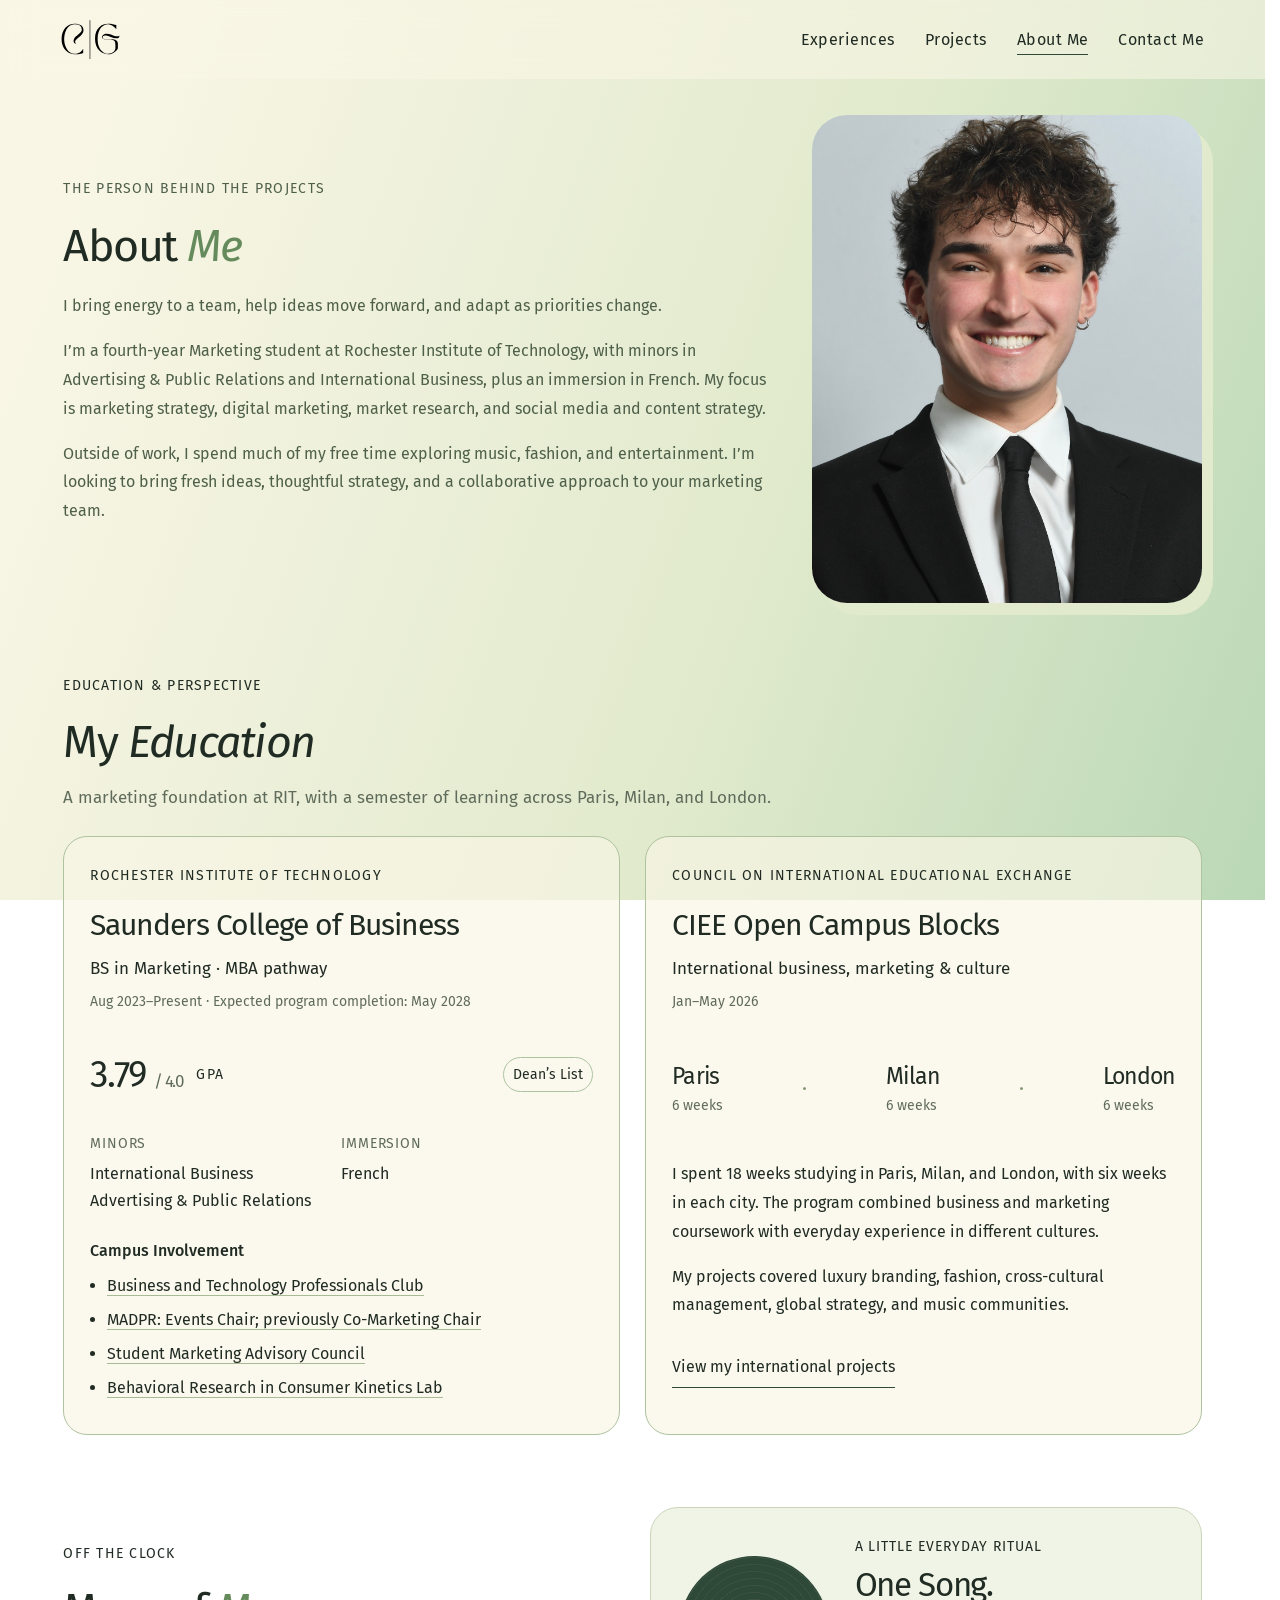
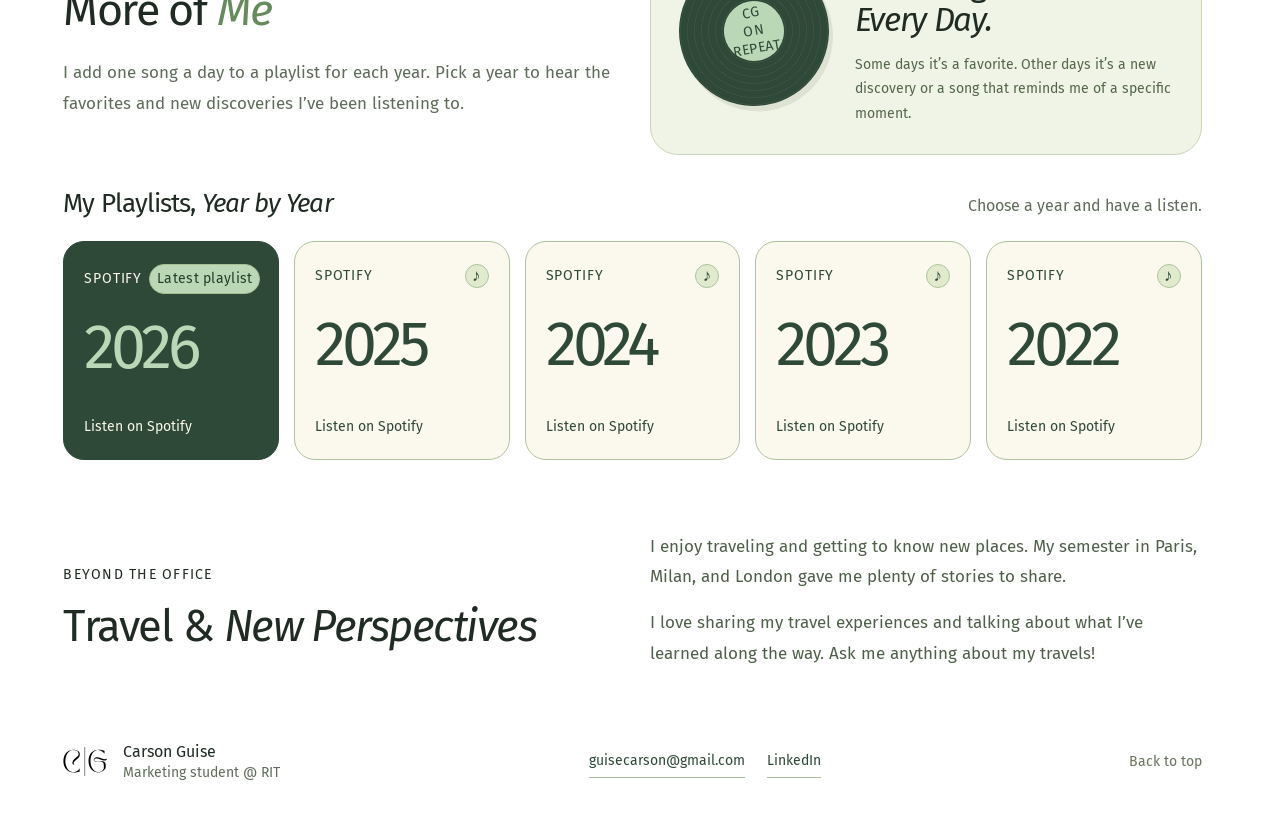
<file: about.html>
<!doctype html>
<html lang="en" prefix="og: https://ogp.me/ns#">
<head>
  <meta charset="utf-8">
  <meta name="viewport" content="width=device-width, initial-scale=1">
  <meta name="robots" content="noindex,nofollow">
  <meta name="description" content="Meet Carson Guise, a fourth-year Marketing student at RIT with interests in strategy, music, fashion, and culture.">
  <meta property="og:type" content="website">
  <meta property="og:site_name" content="Carson Guise — Marketing Portfolio">
  <meta property="og:title" content="About Me — Carson Guise">
  <meta property="og:description" content="Meet Carson Guise, a fourth-year Marketing student at RIT with interests in strategy, music, fashion, and culture.">
  <meta property="og:url" content="https://carsonguise.github.io/about.html">
  <meta property="og:image" content="https://carsonguise.github.io/carson-guise-social-preview-v2.png">
  <meta property="og:image:secure_url" content="https://carsonguise.github.io/carson-guise-social-preview-v2.png">
  <meta property="og:image:type" content="image/png">
  <meta property="og:image:width" content="1200">
  <meta property="og:image:height" content="630">
  <meta property="og:image:alt" content="Carson Guise’s CG logo and full name on a cream-to-sage green gradient.">
  <meta name="twitter:card" content="summary_large_image">
  <meta name="twitter:title" content="About Me — Carson Guise">
  <meta name="twitter:description" content="Meet Carson Guise, a fourth-year Marketing student at RIT with interests in strategy, music, fashion, and culture.">
  <meta name="twitter:image" content="https://carsonguise.github.io/carson-guise-social-preview-v2.png">
  <meta name="twitter:image:alt" content="Carson Guise’s CG logo and full name on a cream-to-sage green gradient.">
  <link rel="image_src" href="https://carsonguise.github.io/carson-guise-social-preview-v2.png">
  <meta name="theme-color" content="#f9f6e6">
  <title>About Me — Carson Guise</title>
  <link rel="icon" href="cg-full.svg" type="image/svg+xml">
  <link rel="preload" href="FiraSans-Regular.woff" as="font" type="font/woff" crossorigin>
  <style id="portfolio-styles">
@font-face{font-family:'Fira Sans';src:url('FiraSans-Regular.woff') format('woff');font-weight:400;font-style:normal;font-display:swap}
@font-face{font-family:'Fira Sans';src:url('FiraSans-Medium.woff') format('woff');font-weight:500;font-style:normal;font-display:swap}
@font-face{font-family:'Fira Sans';src:url('FiraSans-SemiBold.woff') format('woff');font-weight:600 800;font-style:normal;font-display:swap}
@font-face{font-family:'Fira Sans';src:url('FiraSans-Italic.woff') format('woff');font-weight:400 600;font-style:italic;font-display:swap}
:root{--cream:#f9f6e6;--middle:#e1eacd;--green:#bad8b6;--forest:#2f4939;--ink:#202b23;--muted:#606c5b;--line:#cbd4bb;--soft:#edf0db;--sans:'Fira Sans',Arial,sans-serif;--serif:var(--sans)}
*{box-sizing:border-box}html{scroll-behavior:smooth;scroll-padding-top:100px}body{margin:0;background:var(--cream);color:var(--ink);font-family:var(--sans);-webkit-font-smoothing:antialiased}a{color:inherit;text-decoration:none}button,input{font:inherit}button{cursor:pointer}img{max-width:100%}button,a,input,summary{-webkit-tap-highlight-color:transparent}a:focus-visible,button:focus-visible,input:focus-visible,summary:focus-visible{outline:3px solid var(--forest);outline-offset:5px}::selection{background:var(--green);color:var(--ink)}[hidden]{display:none!important}em,.serif{font-family:var(--sans);font-style:italic;font-weight:400}p{line-height:1.7}.skip-link{position:fixed;top:-80px;left:20px;background:var(--forest);color:var(--cream);z-index:100;padding:14px 20px;border-radius:12px}.skip-link:focus{top:15px}.site-header{height:79px;padding:0 4.8%;display:flex;justify-content:space-between;align-items:center;gap:20px;border-bottom:0;position:sticky;top:0;z-index:10;background:#f9f6e6f5;backdrop-filter:blur(12px)}.identity{display:flex;align-items:center;padding:6px 0}.identity img{width:60px;height:39px;object-fit:contain}nav{display:flex;align-items:center;gap:30px;font-size:16px;font-weight:400;letter-spacing:.03em}nav a{position:relative;padding:10px 0}nav a:after{content:'';position:absolute;bottom:4px;left:0;right:100%;height:1px;background:var(--forest);transition:right .2s}nav a:hover:after{right:0}.student-label{margin:0 0 15px;display:inline-flex;align-items:center;gap:10px;font-size:16px;letter-spacing:.06em}.status-dot{width:7px;height:7px;background:var(--forest);border-radius:50%;display:inline-block}.button{display:inline-flex;align-items:center;justify-content:center;gap:28px;padding:13px 21px;font-size:16px;border:1px solid var(--forest);border-radius:30px;transition:background .2s,transform .2s}.button:hover{transform:translateY(-3px)}.button.primary{background:var(--forest);color:var(--cream)}.button.primary:hover{background:#1f3829}.button.secondary{background:#f9f6e64d;color:var(--forest);border-color:#6c8667}.button.secondary:hover{background:var(--cream)}
.page-section{padding:80px 5%}.eyebrow{text-transform:uppercase;letter-spacing:.09em;font-size:14px;font-weight:400;line-height:1.6;margin:0 0 20px;display:flex;gap:13px;align-items:center}.eyebrow>span{font-size:14px;border:1px solid #a8ba9d;border-radius:50%;width:24px;height:24px;display:inline-flex;align-items:center;justify-content:center;flex:none}.section-heading{display:flex;justify-content:space-between;align-items:flex-end;gap:30px;margin-bottom:32px}.section-heading :is(h1,h2),.about-section :is(h1,h2),.more-section h2{font-size:clamp(34px,3.5vw,51px);font-weight:400;line-height:1.13;letter-spacing:-.035em;margin:0}.section-heading>p{font-size:16px;color:var(--muted);margin:0 0 3px;max-width:280px}.work-section{background:linear-gradient(var(--cream) 35%,#edf0d9 100%)}.work-controls{display:flex;justify-content:space-between;align-items:center;gap:20px;flex-wrap:wrap;padding:18px 0;border-block:0}.filters{display:flex;flex-wrap:wrap;gap:6px}.filter{font-size:14px;line-height:1.4;border:1px solid transparent;border-radius:25px;background:transparent;color:var(--muted);padding:10px 13px;transition:background .18s,border-color .18s}.filter:hover{border-color:#a6bea0;background:var(--middle)}.filter.active{background:var(--forest);color:var(--cream);border-color:var(--forest)}.filter>span{font-size:14px;margin-left:8px;opacity:.8}.search-box{display:flex;align-items:center;gap:11px;border:1px solid #bbc9ad;background:#f9f6e670;border-radius:25px;padding:10px 14px;min-width:215px;color:#53674e}.search-box input{border:0;outline:0;background:transparent;color:var(--ink);font-size:14px;width:175px;line-height:1.4;padding:0}.search-box input::placeholder{color:#65735d}.search-box:focus-within{outline:2px solid var(--forest);outline-offset:2px}.search-box input:focus-visible{outline:0}.result-count{font-size:14px;color:var(--muted);margin:17px 2px 25px}.project-grid{display:grid;grid-template-columns:1fr 1fr;gap:27px}.project-card{min-width:0;border:1px solid #c6d1b5;border-radius:22px;background:var(--cream);overflow:hidden;transition:border-color .2s,box-shadow .2s}.project-card:hover{border-color:#91ad83;box-shadow:0 5px 16px #47613f0d}.project-open{display:block;height:100%;padding:11px}.project-open:focus-visible{outline-offset:-5px;border-radius:20px}.cover{height:310px;padding:24px 26px;position:relative;display:flex;flex-direction:column;justify-content:space-between;overflow:hidden;border-radius:14px}.cover-kicker{font-size:14px;letter-spacing:.1em;position:relative;z-index:2;line-height:1.5}.cover-foot{font-size:14px;letter-spacing:.08em;display:flex;align-items:center;justify-content:space-between;position:relative;z-index:2;line-height:1.5}.cover-foot>span{font-size:18px;line-height:.7}.aeop-cover{background:var(--forest);color:var(--cream)}.aeop-headline{font-size:clamp(30px,3.2vw,46px);line-height:1.1;letter-spacing:-.035em;font-weight:400;position:relative;z-index:1;margin-top:8px}.aeop-headline>span{color:var(--green)}.aeop-stat{display:flex;align-items:flex-end;gap:18px;position:relative;z-index:1}.aeop-stat strong{font-size:47px;font-weight:400;letter-spacing:-.055em;line-height:1.2;color:var(--green)}.aeop-stat strong span{font-size:28px}.aeop-stat>span{font-size:14px;max-width:90px;line-height:1.5;padding-bottom:7px}.aeop-cover:after{content:'';position:absolute;height:275px;width:275px;right:-170px;top:40px;border:1px solid #a9c4a15c;border-radius:50%;box-shadow:0 0 0 25px #2f4939,0 0 0 26px #a9c4a13c,0 0 0 51px #2f4939,0 0 0 52px #a9c4a13c}.gummy-cover{background:var(--middle);color:var(--forest)}.gummy-word{font-size:43px;line-height:1.05;letter-spacing:-.045em;position:relative;z-index:1}.gummy-shapes{position:absolute;display:flex;gap:10px;right:23px;bottom:51px;transform:rotate(-15deg)}.gummy-shapes i{width:58px;height:85px;border-radius:25px;background:#90b28a;box-shadow:inset 3px 4px 6px #ffffff60,inset -5px -5px 8px #254c2625}.gummy-shapes i:nth-child(2){background:var(--green);margin-top:-18px}.gummy-shapes i:nth-child(3){background:#799e74}.gummy-shapes i:nth-child(4){background:#c7dbb2;margin-top:-18px}.chanel-cover{padding:0;background:#e2b8c7}.chanel-cover>img{width:100%;height:100%;object-fit:cover;object-position:center 6%;transition:transform .35s}.concept-badge{position:absolute;left:14px;bottom:14px;border:1px solid #f9f6e6c0;border-radius:20px;background:var(--cream);padding:8px 12px;color:var(--ink);font-size:14px;letter-spacing:.04em;line-height:1.4}.eras-cover{background:#c9dbc1;color:var(--forest)}.ticket-art{position:relative;background:var(--cream);border:1px solid #738a66;border-radius:10px;padding:17px 23px;margin:9px 9px;transform:rotate(-4deg)}.ticket-art:before,.ticket-art:after{content:'';position:absolute;width:20px;height:20px;border:1px solid #738a66;background:#c9dbc1;border-radius:50%;top:calc(50% - 10px)}.ticket-art:before{left:-11px;clip-path:inset(0 0 0 50%)}.ticket-art:after{right:-11px;clip-path:inset(0 50% 0 0)}.ticket-art>span{font-size:14px;letter-spacing:.08em}.ticket-art strong{display:block;font-size:37px;line-height:1.1;letter-spacing:-.04em;font-weight:400;margin:20px 0 17px}.ticket-bottom{display:flex;justify-content:space-between;align-items:center;gap:15px;border-top:1px dashed #879c77;padding-top:12px;font-size:14px;letter-spacing:.04em}.barcode{width:80px;height:23px;display:inline-block;background:repeating-linear-gradient(90deg,var(--forest) 0 1px,transparent 1px 3px,var(--forest) 3px 5px,transparent 5px 6px,var(--forest) 6px 7px,transparent 7px 10px)}.kgh-cover{background:#dbe6c8;color:var(--forest)}.kgh-headline{font-size:43px;line-height:1.06;letter-spacing:-.035em;margin-top:8px;position:relative;z-index:1}.kgh-total{display:flex;flex-direction:column;gap:6px;position:relative;z-index:1}.kgh-total strong{font-weight:400;letter-spacing:-.055em;font-size:58px;line-height:1.1}.kgh-total>span{font-size:14px;letter-spacing:.1em}.kgh-cover:after{content:'♡';font-size:250px;position:absolute;right:20px;top:55px;line-height:1;color:#bdd2b08c;transform:rotate(10deg)}.ethel-cover{background:#bad8b6;color:#2c4731}.ethel-word{font-size:53px;line-height:.98;letter-spacing:-.055em;position:relative;z-index:1}.ethel-path{display:flex;gap:13px;align-items:center;position:relative;z-index:1}.ethel-path span{font-size:14px}.ethel-path i{font-size:17px;font-style:normal}.ethel-cover:after{content:'';height:280px;width:280px;border:1px solid #486c4b50;border-radius:50%;position:absolute;right:-155px;top:40px;box-shadow:0 0 0 18px #bad8b6,0 0 0 19px #486c4b30,0 0 0 38px #bad8b6,0 0 0 39px #486c4b30}.card-meta,.card-title-row,.card-subtitle,.card-summary,.card-bottom{margin-left:13px;margin-right:13px}.card-meta{display:flex;justify-content:space-between;gap:12px;margin-top:20px;margin-bottom:13px;font-size:14px;line-height:1.5;letter-spacing:.015em;color:var(--muted)}.card-meta>span:last-child{white-space:nowrap}.card-title-row{display:flex;justify-content:space-between;align-items:center;gap:12px}.card-title-row h2{font-size:28px;font-weight:400;letter-spacing:-.035em;margin:0}.card-subtitle{font-size:19px;font-weight:400;font-style:italic;line-height:1.35;letter-spacing:-.025em;margin-top:7px;margin-bottom:12px}.card-summary{color:var(--muted);font-size:16px;line-height:1.7;max-width:470px;margin-top:0;margin-bottom:21px;min-height:41px}.card-bottom{display:flex;justify-content:space-between;align-items:flex-start;gap:20px;padding:15px 0 10px;border-top:1px solid var(--line);font-size:14px;line-height:1.5}.card-bottom>span:first-child{font-weight:500}.card-bottom>span:last-child{white-space:nowrap;color:var(--forest)}.empty-state{text-align:center;background:var(--middle);border-radius:25px;padding:50px 20px}.empty-state>span{font-size:50px;line-height:1}.empty-state h3{font-weight:400;font-size:29px;letter-spacing:-.035em;margin:15px 0}.empty-state p{font-size:16px;color:var(--muted);margin-bottom:25px}
.about-section{display:grid;grid-template-columns:1.4fr 1fr;gap:9%;align-items:center;border-top:0;padding-top:90px;padding-bottom:85px}.about-intro :is(h1,h2){margin-bottom:25px}.about-intro :is(h1,h2) em,.more-section h2 em{color:#658a5c}.about-intro>p{font-size:17px;line-height:1.8;color:#4f604a;max-width:590px;margin:0 0 19px}.about-intro>.about-lead{font-size:22px;line-height:1.4;letter-spacing:-.02em;color:var(--ink);margin:0 0 23px}.about-intro>.eyebrow{font-size:14px;margin-bottom:20px}.about-tags{display:flex;gap:7px;flex-wrap:wrap;margin:22px 0 17px}.about-tags>span{border:1px solid #bfceaf;border-radius:22px;padding:8px 12px;font-size:14px;background:#e1eacd60}.text-link{display:inline-flex;align-items:center;justify-content:space-between;gap:35px;border-bottom:1px solid var(--forest);padding:7px 0;font-size:16px}.text-link>span{font-size:16px}.portrait{position:relative;margin:0 0 30px}.portrait>img{display:block;aspect-ratio:3/4;object-fit:cover;object-position:50% 30%;width:100%;height:auto;border-radius:46px;box-shadow:11px 12px 0 var(--middle)}.portrait figcaption{position:absolute;bottom:-22px;right:18px;background:var(--green);border:1px solid #8aa881;border-radius:14px;padding:13px 21px;transform:rotate(5deg);font-size:17px;box-shadow:2px 3px 0 #354a2c15}.portrait figcaption>span{margin-left:24px;font-size:23px}
.experience-section{background:var(--middle);border-block:0}.more-section{display:grid;grid-template-columns:1fr 1.2fr;gap:7%;align-items:center;padding-top:75px;padding-bottom:75px}.more-heading>p:last-child{font-size:17px;color:var(--muted);line-height:1.8;margin:22px 0 0}.music-note{display:grid;grid-template-columns:150px 1fr;gap:26px;align-items:center;background:#e1eacd80;border:1px solid var(--line);border-radius:28px;padding:28px;position:relative}.music-note>.record{width:150px;height:150px;border-radius:50%;background:repeating-radial-gradient(circle,#2f4939 0 3px,#3a5141 3px 4px,#2f4939 4px 7px);display:grid;place-items:center;transform:rotate(-10deg);box-shadow:3px 6px 0 #354a2c1a}.record>span{display:grid;place-content:center;width:60px;height:60px;line-height:1.3;border-radius:50%;background:var(--green);text-align:center;font-size:14px;letter-spacing:.04em;color:var(--forest)}.music-note .eyebrow{font-size:14px;letter-spacing:.07em;margin-bottom:9px}.music-note h3{font-size:33px;font-weight:400;line-height:1.06;letter-spacing:-.04em;margin:0 0 15px}.music-note p:last-child{font-size:14px;line-height:1.75;color:#53664a;margin:0}.contact-section{background:linear-gradient(120deg,var(--middle),var(--green));border-block:0;padding-top:55px;padding-bottom:50px}.contact-heading :is(h1,h2){font-size:clamp(50px,6.4vw,90px);line-height:1.02;font-weight:400;letter-spacing:-.05em;margin:20px 0 40px;position:relative;max-width:950px}.contact-heading :is(h1,h2)>span{display:inline-flex;align-items:center;justify-content:center;width:80px;height:80px;border:1px solid #92ab83;border-radius:50%;font-size:47px;line-height:1;transform:rotate(7deg);margin-left:20px;vertical-align:middle}.contact-bottom{display:flex;justify-content:space-between;align-items:flex-end;gap:30px}.contact-bottom>p{font-size:16px;color:#486140;margin:0;line-height:1.7}.contact-links{display:flex;gap:35px;flex-wrap:wrap;align-items:center}.contact-links a{font-size:16px;padding:10px 0;border-bottom:1px solid #7d9d70;display:flex;justify-content:space-between;gap:35px}.contact-links a span{font-size:18px}.contact-links .email-link{font-size:18px;letter-spacing:-.02em}footer{padding:28px 5%;display:flex;justify-content:space-between;align-items:center;gap:25px;font-size:14px;color:#68745d}.footer-brand{display:flex;align-items:center;gap:15px;font-size:16px;color:var(--ink)}.footer-brand img{width:45px;height:29px;object-fit:contain}.footer-brand small{font-size:14px;color:var(--muted);display:inline-block;margin-top:3px}
body.dialog-open{overflow:hidden}dialog{border:1px solid #b9c9a8;border-radius:22px;background:var(--cream);color:var(--ink);width:min(1000px,calc(100% - 50px));max-height:92dvh;margin:auto;padding:0;overscroll-behavior:contain;box-shadow:0 20px 100px #172b2a40}dialog::backdrop{background:#1d3024a6;backdrop-filter:blur(6px)}.dialog-top{position:sticky;top:0;z-index:5;display:flex;justify-content:space-between;align-items:center;background:var(--cream);border-bottom:0;padding:13px 32px;font-size:14px;letter-spacing:.07em;gap:20px}.dialog-top>button{background:var(--middle);border:1px solid var(--line);border-radius:20px;padding:8px 13px;font-size:14px;display:flex;align-items:center;gap:14px;color:var(--ink)}.dialog-top>button span{font-size:20px;line-height:.7}.case-header{padding:35px 50px 30px}.case-header .eyebrow{font-size:14px;margin-bottom:15px;color:var(--muted)}.case-header h2{font-size:55px;letter-spacing:-.05em;line-height:1.05;font-weight:400;margin:0 0 15px}.case-subtitle{font-size:25px;line-height:1.3;letter-spacing:-.02em;margin:0 0 25px}.case-tags{display:flex;justify-content:space-between;align-items:center;gap:17px;font-size:14px;line-height:1.5}.case-tags>span{border:1px solid #b2c69d;background:#e1eacd70;border-radius:20px;padding:8px 13px}.case-tags button{border:0;border-bottom:1px solid #b2c69d;background:none;padding:8px 0;font-size:14px;white-space:nowrap;color:var(--ink)}.detail-cover{height:350px;margin:0 30px;padding:30px 38px;border-radius:16px}.detail-cover .aeop-headline{font-size:51px}.detail-cover .gummy-word{font-size:57px}.detail-cover .gummy-shapes{right:70px;bottom:60px;gap:13px}.detail-cover .gummy-shapes i{width:85px;height:125px;border-radius:40px}.detail-cover .ticket-art{max-width:460px;align-self:center;width:90%}.detail-cover .ethel-word{font-size:62px}.case-body{padding:35px 50px 40px}.case-context{display:grid;grid-template-columns:1.5fr 1fr;gap:40px;padding-bottom:25px;border-bottom:0}.case-context .eyebrow{font-size:14px;margin-bottom:11px}.case-body p{font-size:16px;line-height:1.8;color:#53644b;margin-top:0}.case-section{display:grid;grid-template-columns:30px 1fr;gap:17px;margin-top:33px}.section-number{font-size:14px;line-height:1.7;border:1px solid #b0c59b;background:var(--middle);border-radius:50%;display:flex;align-items:center;justify-content:center;height:24px;width:24px}.case-section h3{font-size:23px;font-weight:400;line-height:1.2;letter-spacing:-.035em;margin:0 0 17px}.case-section ol{padding-left:17px;margin:0}.case-section li{font-size:16px;line-height:1.75;color:#53644b;padding-left:5px;margin-bottom:11px}.insight-box{background:var(--middle);border:1px solid #c1d0ad;border-radius:19px;padding:25px 28px;margin-top:31px}.insight-box .eyebrow{font-size:14px;color:#4d6443;margin-bottom:13px}.insight-box>p:last-child{font-size:22px;line-height:1.45;letter-spacing:-.025em;color:var(--ink);margin:0}.case-metrics{display:flex;gap:40px;margin:22px 0 25px;flex-wrap:wrap}.case-metrics>div{display:flex;flex-direction:column;gap:7px}.case-metrics strong{font-size:41px;font-weight:400;letter-spacing:-.055em;line-height:1.1;color:var(--forest)}.case-metrics span{font-size:14px;color:var(--muted)}.deliverables{display:flex;gap:10px;flex-wrap:wrap;margin-top:20px}.deliverables>span{font-size:14px;line-height:1.5;padding:8px 12px;background:#e1eacd60;border:1px solid #c1d0ad;border-radius:10px}.skills{display:flex;flex-wrap:wrap;gap:8px}.skills>span{border:1px solid #adc59f;background:#e1eacd60;border-radius:24px;padding:9px 14px;font-size:14px;line-height:1.5}.case-figure{margin:32px 0 20px}.case-figure img{width:100%;height:auto;border-radius:13px;border:1px solid var(--line)}.case-figure figcaption{font-size:14px;line-height:1.7;color:var(--muted);padding:10px 3px 0}.case-figure figcaption a{text-decoration:underline}.source-details{border-top:0;margin-top:31px;padding-top:19px}.source-details summary{font-size:14px;cursor:pointer;padding:7px 0;color:var(--muted)}.source-details p{font-size:14px;margin:14px 0 0}.source-details .text-link{font-size:14px;margin-top:15px}.case-navigation{display:flex;align-items:center;justify-content:space-between;border-top:0;padding:20px 32px;gap:17px;background:#e1eacd50}.case-navigation button{border:1px solid #bbceab;background:var(--cream);border-radius:24px;font-size:14px;padding:10px 15px;color:var(--ink);transition:background .2s}.case-navigation button:hover{background:var(--green)}.case-navigation>span{font-size:14px;color:var(--muted)}.toast{position:fixed;bottom:25px;left:50%;transform:translate(-50%,15px);background:var(--forest);color:var(--cream);padding:13px 22px;border-radius:25px;font-size:16px;line-height:1.5;box-shadow:0 4px 20px #21382220;opacity:0;pointer-events:none;transition:.2s;z-index:100;width:max-content;max-width:90%}.toast.visible{opacity:1;transform:translate(-50%,0)}.dialog-toast{position:sticky;bottom:15px;margin:-58px auto 15px;left:auto;transform:translateY(15px);text-align:center;z-index:10}.dialog-toast.visible{transform:translateY(0)}.copy-fallback{position:absolute;left:0;top:0;width:1px;height:1px;opacity:.01}
@media(min-width:1500px){.site-header,.page-section,footer{padding-left:max(5%,calc((100vw - 1350px)/2));padding-right:max(5%,calc((100vw - 1350px)/2))}.cover{height:350px}}
@media(max-width:1100px){nav{gap:23px;font-size:16px}.section-heading :is(h1,h2),.about-section :is(h1,h2),.more-section h2{font-size:39px}.work-controls{gap:12px}.cover{height:290px;padding:22px}.aeop-headline{font-size:36px}.gummy-word{font-size:36px}.gummy-shapes{right:16px;bottom:45px;gap:7px}.gummy-shapes i{width:48px;height:75px}.ticket-art{padding:15px 19px;margin:10px 4px}.ticket-art strong{font-size:31px}.kgh-headline{font-size:35px}.kgh-total strong{font-size:50px}.ethel-word{font-size:46px}.cover-foot{font-size:14px}.card-title-row h2{font-size:25px}.card-subtitle{font-size:18px}.about-section{gap:6%}.more-section{grid-template-columns:1fr 1.2fr;gap:5%}.music-note{grid-template-columns:105px 1fr;gap:20px;padding:23px}.music-note>.record{width:105px;height:105px}.record>span{width:48px;height:48px;font-size:14px}.music-note h3{font-size:29px}.contact-links{gap:25px}.contact-links .email-link{font-size:17px}}
@media(max-width:800px){html{scroll-padding-top:90px}.site-header{height:auto;min-height:75px;padding:15px 5%;gap:20px}.identity img{width:48px;height:32px}nav{gap:15px;font-size:14px;letter-spacing:0}.student-label{font-size:14px}.page-section{padding-top:60px;padding-bottom:60px}.section-heading{display:block;margin-bottom:26px}.section-heading :is(h1,h2),.about-section :is(h1,h2),.more-section h2{font-size:39px}.section-heading>p{margin-top:20px;max-width:none;font-size:16px}.section-heading>p br{display:none}.work-controls{display:block;padding-block:15px}.filters{gap:5px}.filter{font-size:14px;padding:9px 12px}.search-box{width:100%;margin-top:14px;min-width:0;padding:11px 15px;gap:12px}.search-box input{width:100%;font-size:16px}.project-grid{gap:20px}.project-open{padding:9px}.project-card{border-radius:19px}.cover{height:255px;padding:18px;border-radius:12px}.cover-kicker{font-size:14px}.cover-foot{font-size:14px}.aeop-headline{font-size:29px}.aeop-stat{gap:10px}.aeop-stat strong{font-size:34px}.aeop-stat strong span{font-size:22px}.aeop-stat>span{font-size:14px;max-width:65px;padding-bottom:5px}.gummy-word{font-size:29px}.gummy-shapes{right:13px;bottom:42px;gap:6px}.gummy-shapes i{width:36px;height:60px}.ticket-art{padding:11px 14px;margin:7px 2px}.ticket-art>span{font-size:14px}.ticket-art strong{font-size:26px;margin:17px 0 15px}.ticket-bottom{font-size:14px;gap:10px}.barcode{width:45px;height:20px}.kgh-headline{font-size:28px}.kgh-total strong{font-size:39px}.kgh-total>span{font-size:14px}.ethel-word{font-size:38px}.ethel-path{gap:8px}.ethel-path span{font-size:14px}.concept-badge{left:8px;bottom:9px;padding:7px 9px;font-size:14px}.card-meta,.card-title-row,.card-subtitle,.card-summary,.card-bottom{margin-left:9px;margin-right:9px}.card-meta{font-size:14px;margin-top:17px}.card-title-row h2{font-size:22px}.card-subtitle{font-size:17px}.card-summary{font-size:14px;min-height:55px;margin-bottom:17px}.card-bottom{font-size:14px;flex-direction:column;gap:9px;padding-bottom:8px}.about-section{grid-template-columns:1.2fr 1fr;gap:6%;align-items:start}.about-intro>p{font-size:16px}.about-intro>.about-lead{font-size:19px}.portrait{margin-top:75px}.portrait>img{border-radius:30px;box-shadow:8px 9px 0 var(--middle)}.portrait figcaption{font-size:16px;padding:11px 13px;right:9px}.portrait figcaption>span{font-size:17px;margin-left:15px}.about-tags>span{font-size:14px;padding:7px 10px}.more-section{grid-template-columns:1fr;gap:28px}.more-heading>p:last-child{font-size:16px;margin-top:18px}.more-heading>p:last-child br{display:none}.music-note{grid-template-columns:140px 1fr;padding:25px;gap:30px}.music-note>.record{width:140px;height:140px}.record>span{width:55px;height:55px;font-size:14px}.music-note h3{font-size:33px}.music-note p:last-child{font-size:16px}.contact-heading :is(h1,h2){font-size:62px}.contact-heading :is(h1,h2)>span{width:59px;height:59px;font-size:36px}.contact-bottom{display:block}.contact-links{margin-top:25px;gap:35px}.contact-links .email-link{font-size:18px}.contact-bottom>p{font-size:16px}footer{flex-wrap:wrap;gap:23px}footer>a:last-child{font-size:14px}.case-header{padding:32px 35px 27px}.case-body{padding:30px 35px}.case-header h2{font-size:48px}.case-subtitle{font-size:24px}.detail-cover{margin:0 20px;height:310px;padding:26px 30px}.detail-cover .aeop-headline{font-size:42px}.detail-cover .gummy-word{font-size:48px}.detail-cover .gummy-shapes{right:38px;bottom:50px;gap:11px}.detail-cover .gummy-shapes i{width:65px;height:95px;border-radius:32px}.detail-cover .cover-kicker{font-size:14px}.detail-cover .cover-foot{font-size:14px}.detail-cover .kgh-headline{font-size:38px}.detail-cover .kgh-total strong{font-size:52px}.detail-cover .ethel-word{font-size:54px}.detail-cover .ticket-art{max-width:380px;padding:20px}.detail-cover .ticket-art strong{font-size:33px}.case-context{gap:25px}.insight-box>p:last-child{font-size:21px}}
@media(max-width:600px){html{scroll-padding-top:110px}.site-header{padding:11px 5%;gap:12px;align-items:flex-start}.identity{padding-top:5px}.identity img{width:43px;height:29px}nav{justify-content:flex-end;gap:4px 16px;flex-wrap:wrap;max-width:290px;font-size:14px}nav a{padding:6px 0}.student-label{font-size:14px;letter-spacing:.04em;gap:8px}.status-dot{width:6px;height:6px}.button{font-size:14px;padding:12px 17px;gap:18px}.page-section{padding-top:48px;padding-bottom:48px}.eyebrow{font-size:14px;margin-bottom:18px;gap:10px}.eyebrow>span{font-size:14px;width:22px;height:22px}.section-heading :is(h1,h2),.about-section :is(h1,h2),.more-section h2{font-size:34px;line-height:1.16}.section-heading>p{font-size:16px;line-height:1.7;margin-top:17px}.filters{gap:5px}.filter{font-size:14px;padding:9px 11px}.result-count{font-size:14px;margin-top:15px;margin-bottom:19px}.project-grid{grid-template-columns:1fr;gap:23px}.project-card{border-radius:22px}.project-open{padding:10px}.cover{height:300px;padding:24px;border-radius:14px}.cover-kicker{font-size:14px}.cover-foot{font-size:14px}.aeop-headline{font-size:40px}.aeop-stat{gap:17px}.aeop-stat strong{font-size:45px}.aeop-stat strong span{font-size:28px}.aeop-stat>span{font-size:14px;max-width:85px;padding-bottom:7px}.gummy-word{font-size:40px}.gummy-shapes{right:20px;bottom:53px;gap:8px}.gummy-shapes i{width:48px;height:78px;border-radius:24px}.ticket-art{padding:17px 22px;margin:9px 7px}.ticket-art>span{font-size:14px}.ticket-art strong{font-size:34px;margin:19px 0 16px}.ticket-bottom{font-size:14px}.barcode{width:65px;height:23px}.kgh-headline{font-size:38px}.kgh-total strong{font-size:52px}.kgh-total>span{font-size:14px}.ethel-word{font-size:50px}.ethel-path{gap:12px}.ethel-path span{font-size:14px}.concept-badge{left:12px;bottom:12px;padding:8px 10px;font-size:14px}.card-meta,.card-title-row,.card-subtitle,.card-summary,.card-bottom{margin-left:11px;margin-right:11px}.card-meta{font-size:14px;margin-top:17px}.card-title-row h2{font-size:27px}.card-subtitle{font-size:18px;line-height:1.4}.card-summary{font-size:16px;min-height:0;margin-bottom:20px}.card-bottom{font-size:14px;flex-direction:row;gap:15px;line-height:1.6;padding-block:14px 9px}.card-bottom>span:first-child{max-width:62%}.about-section{grid-template-columns:1fr;gap:34px}.about-intro>.eyebrow{font-size:14px}.about-intro>.about-lead{font-size:22px}.about-intro>p{font-size:16px;max-width:100%}.about-tags>span{font-size:14px;padding:8px 11px}.portrait{margin:0 auto 20px;width:84%;max-width:360px}.portrait>img{border-radius:36px}.portrait figcaption{font-size:17px;right:10px;bottom:-16px;padding:12px 17px}.portrait figcaption>span{font-size:20px;margin-left:20px}.more-section{gap:25px}.more-heading>p:last-child{font-size:16px}.music-note{grid-template-columns:90px 1fr;gap:22px;padding:23px 20px;border-radius:23px}.music-note>.record{width:90px;height:90px}.record>span{width:40px;height:40px;font-size:14px}.music-note .eyebrow{font-size:14px;margin-bottom:9px;letter-spacing:.03em}.music-note h3{font-size:29px}.music-note p:last-child{font-size:14px;line-height:1.75}.contact-heading :is(h1,h2){font-size:48px;margin:22px 0 30px}.contact-heading :is(h1,h2)>span{width:45px;height:45px;font-size:29px;margin-left:12px}.contact-links{display:flex;gap:18px 30px;margin-top:22px}.contact-links .email-link{font-size:19px;gap:25px}.contact-links a{font-size:16px;padding:10px 0}.contact-bottom>p{font-size:16px}footer{padding:24px 5%;gap:22px}.footer-brand{font-size:14px;gap:12px}.footer-brand small{font-size:14px}.footer-brand img{width:40px;height:27px}.case-header{padding:28px 24px 25px}.case-header h2{font-size:40px}.case-header .eyebrow{font-size:14px}.case-subtitle{font-size:21px}.case-tags{flex-wrap:wrap;gap:12px}.case-tags>span{font-size:14px;padding:7px 10px}.case-tags button{font-size:14px}dialog{width:calc(100% - 16px);max-height:96dvh;border-radius:17px}.dialog-top{padding:12px 18px;gap:10px;font-size:14px}.dialog-top>button{font-size:14px;padding:7px 10px;gap:10px}.detail-cover{margin:0 13px;padding:23px;height:270px;border-radius:12px}.detail-cover .cover-kicker{font-size:14px}.detail-cover .cover-foot{font-size:14px}.detail-cover .aeop-headline{font-size:35px}.detail-cover .aeop-stat strong{font-size:39px}.detail-cover .aeop-stat>span{font-size:14px}.detail-cover .gummy-word{font-size:35px}.detail-cover .gummy-shapes{right:20px;bottom:49px;gap:7px}.detail-cover .gummy-shapes i{width:42px;height:67px;border-radius:23px}.detail-cover .ticket-art{padding:15px;width:98%;margin:8px 0}.detail-cover .ticket-art strong{font-size:29px}.detail-cover .kgh-headline{font-size:32px}.detail-cover .kgh-total strong{font-size:46px}.detail-cover .ethel-word{font-size:46px}.detail-cover .ethel-path{gap:10px}.detail-cover .ethel-path span{font-size:14px}.case-body{padding:28px 24px 32px}.case-context{grid-template-columns:1fr;gap:16px;padding-bottom:19px}.case-context .eyebrow{font-size:14px;margin-bottom:9px}.case-body p,.case-section li{font-size:16px;line-height:1.8}.case-section{grid-template-columns:23px 1fr;gap:10px;margin-top:28px}.section-number{width:22px;height:22px;font-size:14px;margin-top:1px}.case-section h3{font-size:21px;margin-bottom:16px}.insight-box{padding:21px;margin-top:27px;border-radius:15px}.insight-box .eyebrow{font-size:14px}.insight-box>p:last-child{font-size:20px;line-height:1.4}.case-metrics{gap:27px}.case-metrics strong{font-size:34px}.case-metrics span{font-size:14px}.deliverables{gap:7px}.deliverables>span{font-size:14px;padding:7px 10px}.skills{gap:7px}.skills>span{font-size:14px;padding:8px 11px}.source-details summary{font-size:14px}.source-details p{font-size:14px}.case-navigation{padding:16px 18px;gap:10px}.case-navigation button{font-size:14px;padding:10px 11px}.case-navigation>span{font-size:14px}.toast{font-size:14px;padding:13px 20px}.case-figure figcaption{font-size:14px}.source-details .text-link{font-size:14px}}
@media(max-width:370px){.section-heading :is(h1,h2),.about-section :is(h1,h2),.more-section h2{font-size:31px}.filter{padding:8px 9px;font-size:14px}.cover{height:270px;padding:20px}.aeop-headline{font-size:35px}.gummy-word{font-size:35px}.ticket-art strong{font-size:29px}.ticket-art{padding:15px}.kgh-headline{font-size:33px}.ethel-word{font-size:45px}.card-bottom{font-size:14px;gap:10px}.contact-heading :is(h1,h2){font-size:42px}.contact-heading :is(h1,h2)>span{width:39px;height:39px;font-size:25px;margin-left:8px}.contact-links .email-link{font-size:17px}.music-note{grid-template-columns:70px 1fr;gap:17px;padding:22px 17px}.music-note>.record{width:70px;height:70px}.record>span{width:32px;height:32px;font-size:14px}.case-header h2{font-size:36px}.detail-cover{padding:20px}.detail-cover .gummy-word{font-size:32px}.case-navigation{gap:7px;padding:16px 12px}.case-navigation button{padding:9px;font-size:14px}}
@media(prefers-reduced-motion:reduce){html{scroll-behavior:auto}*,*:before,*:after{transition:none!important;animation:none!important}}

@media(max-width:600px){.filter{min-height:37px}.search-box{min-height:42px}}

/* Shared canvas: every section reveals the same viewport-aligned gradient. */
:root{--page-gradient:linear-gradient(110deg,var(--cream) 8%,var(--middle) 60%,var(--green) 100%)}
body{background:var(--page-gradient);background-attachment:fixed}
.site-header{background:#f9f6e68f;backdrop-filter:blur(16px)}
.hero,.about-section,.experience-section,.work-section,.more-section,.contact-section,footer{background:transparent}
/* A compact introduction, with the personal brand beside the message. */
.hero{position:relative;display:grid;grid-template-columns:1.14fr .86fr;align-items:center;gap:7%;padding:43px 5% 46px;min-height:0}
.hero-copy{min-width:0}
.hero .student-label{margin:0 0 18px;font-size:14px;line-height:1.6;letter-spacing:.035em}
.hero h1{font-size:clamp(43px,4.8vw,67px);font-weight:400;line-height:1.08;letter-spacing:-.045em;margin:0 0 20px}
.hero h1 em{text-decoration:underline;text-decoration-thickness:4px;text-underline-offset:9px;text-decoration-color:#a7c59c}
.hero-description{font-size:17px;line-height:1.75;max-width:480px;margin:0 0 24px;color:#4d6245}
.hero-actions{display:flex;align-items:center;gap:11px;flex-wrap:wrap}
.hero-brand{width:min(100%,370px);aspect-ratio:356/246;justify-self:center;position:relative;display:grid;place-items:center}
.hero-brand>img{width:100%;height:100%;object-fit:contain;display:block;transition:transform .25s}
.hero-brand:hover>img{transform:translateY(-3px)}
.name-band{position:absolute;top:49.6%;left:-7%;width:114%;transform:translateY(-50%);font-size:26px;letter-spacing:.2em;text-transform:uppercase;text-align:center;font-weight:400;line-height:1.4;background:var(--page-gradient);background-attachment:fixed;padding:11px 8px;margin:0;text-indent:.2em;color:#17231a}
.about-section{grid-template-columns:1.5fr .9fr;padding-top:49px;padding-bottom:53px;gap:9%;align-items:center}
.about-section .portrait{width:100%;max-width:315px;justify-self:center;margin:0 0 20px}
.about-section .portrait>img{aspect-ratio:4/5;border-radius:35px}
.about-intro>p{font-size:16px;line-height:1.8;margin-bottom:16px}
.about-intro>.about-lead{font-size:21px;line-height:1.4;margin-bottom:19px}
.about-intro :is(h1,h2){margin-bottom:21px}
.about-tags{margin:18px 0 12px}
/* The three professional experiences lead the selected-project gallery. */
.experience-section{padding-top:55px;padding-bottom:65px;border-block:0}
.experience-section .section-heading>p{max-width:310px}
.experience-grid{display:grid;grid-template-columns:repeat(3,minmax(0,1fr));gap:20px;align-items:start;margin-top:35px}
.experience-card{background:#f9f6e6b5;border:1px solid #a8bf99;border-radius:23px;padding:24px;min-width:0;display:flex;flex-direction:column;box-shadow:0 7px 20px #3c5c2a06;transition:background .2s,box-shadow .2s}
.experience-card:hover{background:#f9f6e6df;box-shadow:0 9px 25px #3c5c2a0c}
.experience-area{display:flex;justify-content:space-between;gap:10px;font-size:14px;line-height:1.5;text-transform:uppercase;letter-spacing:.04em;color:#607752;margin:0 0 31px}
.experience-area>span{color:#70855f}
.experience-card>h2{font-size:30px;font-weight:400;line-height:1.1;letter-spacing:-.04em;margin:0 0 19px;min-height:34px}
.experience-role{min-height:67px;margin-bottom:13px}
.experience-role>p{font-size:16px;line-height:1.45;margin:0 0 7px;color:#324c2d}
.experience-role>span{font-size:14px;line-height:1.6;color:#697a5b;display:block}
.experience-summary{font-size:16px;line-height:1.75;color:#526648;margin:0 0 21px;min-height:84px}
.experience-focus{display:flex;flex-wrap:wrap;gap:6px;margin:0 0 24px;min-height:52px;align-content:start}
.experience-focus>span{font-size:14px;border:1px solid #c0cead;background:#e1eacd70;border-radius:18px;padding:6px 9px;line-height:1.4}
.experience-details{border-top:1px solid #bdcba9;margin-top:auto}
.experience-details>summary{display:flex;justify-content:space-between;align-items:center;gap:12px;list-style:none;cursor:pointer;padding:16px 0 2px;font-size:14px;line-height:1.5;color:var(--forest);min-height:44px}
.experience-details>summary::-webkit-details-marker{display:none}
.expand-icon{width:25px;height:25px;border:1px solid #afc29f;border-radius:50%;display:grid;place-items:center;background:var(--middle);font-size:18px;line-height:1;transition:transform .2s}
.experience-details[open] .expand-icon{transform:rotate(45deg)}
.experience-details>div{padding-top:18px}
.experience-details p,.experience-details li{font-size:16px;line-height:1.8;color:#526648}
.experience-details p{margin:0 0 15px}
.experience-details ul{margin:0;padding-left:17px}
.experience-details li{padding-left:3px;margin:0 0 11px}
.experience-details .text-link{font-size:14px;margin-top:7px;gap:12px;width:100%;line-height:1.7}
.work-section{padding-top:65px}
.more-section{border-top:0}
dialog{background:var(--page-gradient);background-attachment:fixed}
@media(min-width:1500px){.hero{padding-left:max(5%,calc((100vw - 1350px)/2));padding-right:max(5%,calc((100vw - 1350px)/2));padding-top:50px;padding-bottom:50px}.hero-brand{width:400px}}
@media(max-width:1100px){.hero{gap:5%;padding-top:38px;padding-bottom:40px}.hero h1{font-size:50px}.hero-description{font-size:16px}.hero .student-label{font-size:14px}.name-band{font-size:22px}.experience-grid{gap:15px}.experience-card{padding:22px 19px}.experience-card>h2{font-size:26px}.experience-role{min-height:81px}.experience-summary{min-height:105px}.experience-focus{min-height:80px}.about-section{gap:7%}}
@media(max-width:800px){.hero{grid-template-columns:1.2fr .8fr;gap:5%;padding-top:34px;padding-bottom:38px}.hero h1{font-size:43px}.hero .student-label{font-size:14px;gap:7px;line-height:1.7}.hero-description{font-size:16px;line-height:1.7;margin-bottom:20px}.hero-actions{gap:8px}.hero-actions .button{font-size:14px;padding:11px 14px;gap:14px}.name-band{font-size:17px;padding:8px 6px;letter-spacing:.15em}.about-section{grid-template-columns:1.35fr 1fr;padding-block:44px;gap:7%}.about-section .portrait{margin-top:0;width:100%}.about-intro>.about-lead{font-size:19px}.experience-grid{grid-template-columns:1fr;gap:17px;margin-top:28px}.experience-card{padding:25px;display:grid;grid-template-columns:1fr 1fr;gap:0 32px}.experience-area{grid-column:1/-1;margin-bottom:23px}.experience-card>h2{font-size:31px;margin-bottom:15px}.experience-role{grid-column:1;grid-row:3;min-height:0;margin-bottom:22px}.experience-summary{grid-column:2;grid-row:2/4;min-height:0;font-size:16px;margin-bottom:20px;align-self:start}.experience-focus{grid-column:1;min-height:0;margin-bottom:0;align-self:center}.experience-details{grid-column:2;border-top:1px solid #b9c8a6;grid-row:4;align-self:start;margin:0}.experience-details>div{padding-top:14px}.experience-details>summary{padding-top:12px}.experience-section{padding-top:45px;padding-bottom:50px}.work-section{padding-top:50px}}
@media(max-width:600px){.hero{display:flex;flex-direction:column-reverse;gap:25px;padding:24px 6% 35px;min-height:0;text-align:center}.hero-copy{width:100%}.hero .student-label{justify-content:center;display:flex;font-size:14px;margin-bottom:16px;line-height:1.6}.hero h1{font-size:39px;line-height:1.1;margin-bottom:17px}.hero h1 em{text-decoration-thickness:3px;text-underline-offset:7px}.hero-description{max-width:340px;font-size:16px;line-height:1.75;margin:0 auto 23px}.hero-actions{justify-content:center;gap:9px}.hero-actions .button{font-size:14px;padding:12px 15px;gap:15px}.hero-brand{width:185px;flex:none;align-self:center}.name-band{font-size:17px;padding:6px 5px;letter-spacing:.16em;left:-8%;width:116%}.about-section{grid-template-columns:1fr;gap:31px;padding-top:40px;padding-bottom:45px}.about-section .portrait{width:78%;max-width:280px;margin:0 auto 15px}.about-intro>.about-lead{font-size:21px}.about-intro>p{font-size:16px}.experience-section .section-heading>p{max-width:100%}.experience-card{display:flex;padding:25px;gap:0}.experience-area{margin-bottom:27px}.experience-card>h2{font-size:31px;min-height:0}.experience-role{min-height:0;margin-bottom:19px}.experience-role>p{font-size:17px}.experience-role>span{font-size:14px}.experience-summary{min-height:0;font-size:16px;margin-bottom:22px}.experience-focus{margin-bottom:22px;min-height:0;align-self:auto}.experience-focus>span{font-size:14px;padding:7px 10px}.experience-details{margin-top:auto;width:100%}.experience-details>summary{font-size:16px;padding-top:14px}.experience-details>div{padding-top:16px}.experience-details p,.experience-details li{font-size:16px;line-height:1.8}.work-section{padding-top:46px}}
@media(max-width:370px){.hero{padding-top:23px;padding-bottom:32px;gap:21px}.hero h1{font-size:35px}.hero-brand{width:165px}.name-band{font-size:16px}.hero .student-label{font-size:14px}.hero-actions .button{font-size:14px;padding:12px 13px;gap:11px}.experience-card{padding:23px}.experience-card>h2{font-size:29px}}

/* Separate pages share the same layout, canvas, and quiet navigation. */
body{min-height:100svh;display:flex;flex-direction:column}
.site-header,footer{flex-shrink:0}
main{flex:1;min-width:0}
nav a[aria-current="page"]::after{right:0}
.page-title{font-size:clamp(34px,3.5vw,51px);font-weight:400;line-height:1.13;letter-spacing:-.035em;margin:0}
.home-experience-preview{display:flex;align-items:center;justify-content:space-between;gap:30px;padding:29px 5% 36px;border-top:0}
.home-experience-preview .eyebrow{margin:0 0 12px}
.home-companies{display:flex;gap:20px;align-items:center;font-size:22px;line-height:1.4;letter-spacing:-.025em;margin:0}
.home-companies i{font-style:normal;color:#8da17c;font-size:17px}
.home-experience-preview .text-link{white-space:nowrap;flex-shrink:0}
.page-experiences .experience-section,.page-projects .work-section{border-top:0;padding-top:58px}
.page-about .about-section{border-top:0;padding-top:58px}
.page-contact main{display:flex;flex-direction:column;justify-content:center}
.page-contact .contact-section{border:0;width:100%}
@media(min-width:1500px){.home-experience-preview{padding-left:max(5%,calc((100vw - 1350px)/2));padding-right:max(5%,calc((100vw - 1350px)/2))}}
@media(max-width:1100px){.home-companies{font-size:19px;gap:14px}.home-experience-preview .text-link{font-size:14px;gap:18px}}
@media(max-width:800px){.home-experience-preview{gap:23px}.home-companies{flex-wrap:wrap;font-size:18px;gap:12px}.home-experience-preview .text-link{white-space:normal;min-width:125px;max-width:160px}}
@media(max-width:600px){.home-experience-preview{padding:25px 6% 32px;align-items:flex-end;gap:20px}.home-experience-preview .eyebrow{font-size:14px}.home-companies{display:flex;flex-direction:column;align-items:flex-start;gap:6px;font-size:18px}.home-companies i{display:none}.home-experience-preview .text-link{font-size:14px;max-width:135px;min-width:0;gap:15px}.page-experiences .experience-section,.page-projects .work-section,.page-about .about-section{padding-top:39px}}
html{scrollbar-gutter:stable}

/* Extended work history, education, and a browsable project collection. */
select{font:inherit;color:inherit}select:focus-visible{outline:3px solid var(--forest);outline-offset:4px}
.page-jumps{display:flex;flex-wrap:wrap;gap:12px 24px;font-size:14px;color:var(--forest);margin-top:-10px}
.page-jumps a{padding:7px 0;border-bottom:1px solid #afc29f}
.role-block+.role-block{margin-top:25px;padding-top:23px;border-top:0}
.role-block h3{font-size:17px;line-height:1.4;font-weight:500;margin:0 0 6px}
.experience-details .role-period,.experience-details .role-tools{font-size:14px;line-height:1.7;color:var(--muted)}
.history-section{padding-top:55px;border-bottom:0}
.history-list{border-top:0}
.history-item{display:grid;grid-template-columns:1fr 1.3fr;gap:10%;padding:29px 0;border-bottom:0}
.history-company .eyebrow{font-size:14px;margin-bottom:10px}
.history-company h3{font-size:23px;line-height:1.25;letter-spacing:-.025em;font-weight:400;margin:0 0 11px;max-width:380px}
.history-company>p:last-child{font-size:14px;color:var(--muted);margin:0;line-height:1.8}
.history-description>p{font-size:16px;margin:0 0 13px;max-width:550px}
.history-description summary{display:flex;justify-content:space-between;align-items:center;gap:16px;cursor:pointer;list-style:none;font-size:14px;min-height:42px;color:var(--forest)}
.history-description summary::-webkit-details-marker{display:none}
.history-description summary>span{font-size:23px;transition:transform .2s}
.history-description details[open] summary>span{transform:rotate(45deg)}
.history-description details>div{padding-top:7px}
.history-description ul{padding-left:17px;margin:0 0 20px;font-size:16px;line-height:1.8;color:var(--muted)}
.history-description li{margin-bottom:10px}
.history-description .experience-focus{min-height:0;margin-bottom:12px}
.history-description .text-link{font-size:14px;margin-top:8px}
.history-education-link{margin-top:30px}
.education-section{border-top:0;padding-top:55px;padding-bottom:60px}
.education-grid{display:grid;grid-template-columns:1fr 1fr;gap:25px}
.education-card{background:#f9f6e6ab;border:1px solid #aec39e;border-radius:24px;padding:32px;min-width:0}
.education-card>.eyebrow{font-size:14px;margin-bottom:19px}
.education-card h3{font-size:30px;font-weight:400;letter-spacing:-.035em;line-height:1.2;margin:0 0 13px}
.education-card .education-degree{font-size:17px;margin:0 0 7px;line-height:1.5}
.education-card .education-period{font-size:14px;margin:0 0 23px;color:var(--muted)}
.education-card p{font-size:16px;line-height:1.8}
.education-gpa{display:flex;align-items:center;gap:14px;border-block:0;padding:19px 0;margin:0 0 23px!important}
.education-gpa strong{font-size:37px;font-weight:400;letter-spacing:-.04em;line-height:1}
.education-gpa strong>span{font-size:17px;color:var(--muted)}
.education-gpa>span{font-size:14px;letter-spacing:.08em}
.education-details{display:flex;gap:30px;margin:0 0 26px}
.education-details dt{font-size:14px;letter-spacing:.06em;text-transform:uppercase;color:var(--muted);margin-bottom:8px}
.education-details dd{margin:0;font-size:16px;line-height:1.7}
.education-card h4{font-size:16px;font-weight:500;margin:0 0 12px}
.education-card ul{font-size:16px;line-height:1.7;padding-left:17px;margin:0}
.education-card li{margin-bottom:7px}
.study-route{display:flex;justify-content:space-between;align-items:center;gap:10px;padding:25px 0;margin:0 0 21px;border-block:0}
.study-route>span{font-size:23px;letter-spacing:-.03em}
.study-route small{font-size:14px;display:block;letter-spacing:0;margin-top:7px;color:var(--muted)}
.study-route i{font-size:21px;font-style:normal;color:#819771}
.education-abroad .text-link{font-size:16px;margin-top:10px;line-height:1.7}
.gallery-tools{display:flex;gap:14px;align-items:center;flex-wrap:wrap}
.sort-box{display:flex;gap:9px;align-items:center;font-size:14px;color:var(--muted)}
.sort-box select{border:1px solid #b8c8a6;background:#f9f6e6ad;border-radius:24px;font-size:14px;padding:10px 26px 10px 13px;min-height:38px;max-width:100%}
.work-controls{align-items:flex-start}
.gallery-more{display:flex;justify-content:center;margin-top:35px}
.project-period{display:flex;justify-content:space-between;align-items:center;gap:15px;font-size:14px;color:var(--muted);margin:12px 17px 0;line-height:1.5}
.featured-label{font-size:14px;padding:3px 8px;border:1px solid #bdcba9;border-radius:12px;background:var(--middle);color:var(--forest)}
.card-meta>span:first-child{max-width:76%;line-height:1.5}
.card-meta>span:last-child{white-space:nowrap}
.editorial-cover{background:var(--middle);color:var(--forest);isolation:isolate}
.editorial-cover:after{content:'';position:absolute;right:-70px;bottom:-105px;width:310px;height:310px;border:1px solid currentColor;border-radius:50%;opacity:.15;z-index:-1}
.editorial-cover.theme-1{background:var(--forest);color:var(--cream)}
.editorial-cover.theme-2{background:#bad8b6;color:#203d2b}
.editorial-cover.theme-3{background:#eaf0d5;color:var(--forest)}
.project-mark{position:absolute;right:21px;top:36px;font-size:115px;letter-spacing:-.1em;font-weight:500;line-height:1;color:currentColor;opacity:.07;z-index:-1;pointer-events:none}
.editorial-title{font-size:clamp(27px,2.6vw,39px);font-weight:400;letter-spacing:-.04em;line-height:1.14;max-width:95%;overflow-wrap:break-word}
.editorial-cover .cover-foot{max-width:100%;gap:14px}
.case-origin{font-size:14px;line-height:1.7;color:var(--muted);margin:0 0 18px}
.detail-cover .editorial-title{font-size:48px;max-width:90%}
.detail-cover .project-mark{font-size:180px;top:29px;right:35px}
@media(min-width:1500px){.history-section,.education-section{padding-left:max(5%,calc((100vw - 1350px)/2));padding-right:max(5%,calc((100vw - 1350px)/2))}}
@media(max-width:900px){.education-card{padding:26px}.education-card h3{font-size:26px}.study-route>span{font-size:20px}.study-route{gap:7px}.history-item{gap:7%}.work-controls{gap:13px}.gallery-tools{width:100%;justify-content:space-between}}
@media(max-width:650px){.education-grid{grid-template-columns:1fr}.education-card{padding:27px 24px}.education-card h3{font-size:29px}.education-section,.history-section{padding-top:40px;padding-bottom:45px}.history-item{grid-template-columns:1fr;gap:18px;padding:25px 0}.history-company h3{font-size:24px;max-width:100%}.history-description>p{font-size:16px}.history-description summary{font-size:16px}.history-description ul{font-size:16px}.history-description .experience-focus>span{font-size:14px}.education-details{gap:28px}.study-route>span{font-size:25px}.page-jumps{gap:6px 19px;font-size:14px;margin-top:-5px}.gallery-tools{gap:12px}.gallery-tools .search-box{flex:1;min-width:180px}.gallery-tools .search-box input{width:100%;min-width:0}.sort-box{gap:6px}.sort-box select{font-size:14px;min-height:42px;padding:9px 8px}.sort-box>span{display:none}.project-period{margin-inline:11px;font-size:14px}.editorial-title{font-size:36px;line-height:1.15}.detail-cover .editorial-title{font-size:32px;max-width:100%}.detail-cover .project-mark{font-size:130px;right:22px;top:35px}.case-origin{font-size:14px}.gallery-more .button{font-size:14px;min-height:44px}.role-block h3{font-size:16px}.project-mark{font-size:110px}.editorial-cover .cover-kicker{font-size:14px}}
@media(max-width:370px){.editorial-title{font-size:31px}.detail-cover .editorial-title{font-size:29px}.gallery-tools .search-box{min-width:160px}.sort-box select{font-size:14px;padding-inline:6px}.education-card h3{font-size:26px}.study-route>span{font-size:23px}}

/* Year-by-year listening, with direct links to Carson's Spotify playlists. */
.more-section{row-gap:38px}
.playlist-collection{grid-column:1/-1;min-width:0}
.playlist-intro{display:flex;justify-content:space-between;align-items:flex-end;gap:24px;margin-bottom:22px}
.playlist-intro>h3{font-size:26px;line-height:1.15;letter-spacing:-.035em;font-weight:400;margin:0}
.playlist-intro>p{font-size:16px;line-height:1.7;color:var(--muted);margin:0}
.playlist-grid{display:grid;grid-template-columns:repeat(5,minmax(0,1fr));gap:15px;list-style:none;padding:0;margin:0}
.playlist-grid>li{min-width:0}
.playlist-card{height:100%;min-height:233px;padding:22px 20px;display:flex;flex-direction:column;justify-content:space-between;background:#f9f6e6ad;border:1px solid #adc39e;border-radius:21px;color:var(--forest);transition:transform .2s,box-shadow .2s,background .2s}
.playlist-card:hover{transform:translateY(-5px);background:var(--cream);box-shadow:0 10px 24px #34522a14}
.playlist-top{display:flex;align-items:center;justify-content:space-between;gap:7px;min-height:23px;font-size:14px;line-height:1.3;text-transform:uppercase;letter-spacing:.06em}
.playlist-badge{font-size:14px;letter-spacing:.02em;border:1px solid #a6bf95;border-radius:16px;padding:5px 7px;text-transform:none;white-space:nowrap;background:#bad8b6;color:#243f28}
.playlist-disc{width:24px;height:24px;border-radius:50%;border:1px solid #adc39e;background:var(--middle);font-size:17px;line-height:1;display:grid;place-items:center}
.playlist-year{font-size:clamp(48px,4.9vw,70px);line-height:1;letter-spacing:-.065em;font-weight:400;margin:28px 0}
.playlist-cta{display:flex;justify-content:space-between;align-items:center;gap:8px;border-top:0;padding-top:15px;font-size:14px;line-height:1.5}
.playlist-cta>span{font-size:16px;line-height:1}
.playlist-latest{background:var(--forest);color:var(--cream);border-color:var(--forest)}
.playlist-latest:hover{background:#243c2c;box-shadow:0 10px 25px #1c3d2520}
.playlist-latest .playlist-year{color:var(--green)}
.playlist-latest .playlist-cta{border-color:#78916c}
.footer-links{display:flex;align-items:center;gap:22px;font-size:14px;line-height:1.6;color:var(--forest)}
.footer-links>a{display:inline-flex;align-items:center;gap:8px;border-bottom:1px solid #a9bd9a;padding:5px 0;transition:border-color .2s}
.footer-links>a:hover{border-color:var(--forest)}
@media(max-width:1050px){.playlist-grid{grid-template-columns:repeat(3,minmax(0,1fr))}.playlist-card{min-height:225px;padding:22px}.playlist-year{font-size:64px}}
@media(max-width:800px){.more-section{row-gap:29px}.playlist-intro>h3{font-size:24px}.playlist-grid{gap:13px}.playlist-card{padding:19px 17px;min-height:214px}.playlist-year{font-size:58px}.playlist-cta{font-size:14px}.footer-links{gap:17px;font-size:14px}}
@media(max-width:650px){.playlist-grid{grid-template-columns:repeat(2,minmax(0,1fr))}.playlist-grid>li:last-child{grid-column:1/-1}.playlist-grid>li:last-child .playlist-card{min-height:170px;position:relative;padding-right:44%}.playlist-grid>li:last-child .playlist-year{margin:15px 0 10px}.playlist-grid>li:last-child .playlist-cta{position:absolute;width:38%;right:20px;bottom:25px}.playlist-intro{align-items:flex-start;flex-direction:column;gap:12px}.playlist-intro>h3{font-size:25px}.playlist-intro>p{font-size:16px}.playlist-top{font-size:14px}.playlist-badge{font-size:14px;padding:4px 6px}.playlist-year{font-size:58px;margin:25px 0}.playlist-cta{font-size:14px}.playlist-card{min-height:210px;padding:20px 17px}}
@media(max-width:600px){.footer-links{order:3;width:100%;font-size:14px;gap:22px;flex-wrap:wrap}.footer-links>a{padding:4px 0}.playlist-intro{margin-bottom:20px}}
@media(max-width:370px){.playlist-year{font-size:49px}.playlist-card{padding:18px 14px;min-height:200px}.playlist-cta{font-size:14px}.playlist-badge{font-size:14px;padding:4px 5px}.playlist-grid>li:last-child .playlist-card{padding-right:43%}.playlist-grid>li:last-child .playlist-cta{right:15px;font-size:14px}}

/* Companies sit on one rail; the roles within each company have their own progression. */
.timeline-section{padding-bottom:60px}
.timeline-toolbar{display:flex;justify-content:space-between;align-items:center;gap:20px;flex-wrap:wrap;margin:0 0 37px;border-block:0;padding:15px 0}
.company-jumps{display:flex;flex-wrap:wrap;align-items:center;justify-content:flex-start;gap:8px 22px;max-width:none;font-size:14px;letter-spacing:0}
.company-jumps a{padding:8px 0;border-bottom:1px solid #a7bc98;line-height:1.5}
.company-jumps a:after{display:none}
.timeline-toggle{font-size:14px;line-height:1.5;border:1px solid #a7bc98;background:#f9f6e699;color:var(--forest);border-radius:25px;padding:10px 16px;min-height:40px}
.timeline-toggle:hover{background:var(--cream)}
.company-timeline{list-style:none;padding:0;margin:0;position:relative}
.company-timeline:before{content:'';position:absolute;left:177px;top:36px;bottom:36px;width:1px;background:#9cb38d}
.company-entry{display:grid;grid-template-columns:155px minmax(0,1fr);gap:45px;position:relative;align-items:start;margin:0 0 32px;scroll-margin-top:105px}
.company-entry:last-child{margin-bottom:0}
.company-entry:after{content:'';position:absolute;top:31px;left:170px;width:14px;height:14px;border:2px solid var(--forest);background:var(--middle);border-radius:50%;box-shadow:0 0 0 6px #e1eacdbf}
.timeline-period{padding-top:23px;color:var(--forest)}
.timeline-year{display:block;font-size:30px;font-weight:400;letter-spacing:-.04em;line-height:1.2;margin-bottom:7px}
.timeline-range{font-size:14px;line-height:1.6;color:var(--muted);display:block}
.company-card{background:#f9f6e6c2;border:1px solid #b1c5a2;border-radius:25px;padding:30px 34px;min-width:0;transition:background .2s,box-shadow .2s}
.company-card:hover{background:#f9f6e6e8;box-shadow:0 6px 22px #3855340a}
.company-heading{display:flex;justify-content:space-between;align-items:flex-start;gap:20px}
.company-heading .eyebrow{font-size:14px;letter-spacing:.055em;margin:0 0 11px}
.company-heading h2{font-size:33px;font-weight:400;line-height:1.15;letter-spacing:-.035em;margin:0;overflow-wrap:break-word}
.company-role-count{border:1px solid #b7c9a6;border-radius:20px;background:var(--middle);padding:7px 11px;font-size:14px;line-height:1.4;white-space:nowrap;margin-top:1px}
.company-note{font-size:16px;line-height:1.7;color:var(--muted);margin:15px 0 26px;max-width:670px}
.company-roles{margin-left:6px}
.timeline-role{position:relative;padding:1px 0 26px 26px;border-left:1px solid #acbf9b;min-width:0}
.timeline-role:last-child{padding-bottom:0;border-left-color:transparent}
.timeline-role:before{content:'';position:absolute;left:-5px;top:8px;width:9px;height:9px;border:1px solid #7d9870;border-radius:50%;background:#f9f6e6}
.timeline-role:first-child:before{background:var(--forest);border-color:var(--forest)}
.timeline-role h3{font-size:20px;font-weight:500;line-height:1.35;letter-spacing:-.015em;margin:0 0 7px}
.timeline-role .role-period{font-size:14px;color:var(--muted);line-height:1.7;margin:0 0 9px}
.timeline-role-summary{font-size:16px;line-height:1.75;color:var(--muted);margin:12px 0}
.role-contributions>summary{display:inline-flex;align-items:center;gap:20px;font-size:14px;line-height:1.5;min-height:38px;color:var(--forest);cursor:pointer;list-style:none;padding:8px 1px}
.role-contributions>summary::-webkit-details-marker{display:none}
.role-contributions>summary>span{display:grid;place-items:center;border:1px solid #b0c49f;border-radius:50%;width:20px;height:20px;font-size:17px;line-height:1;transition:transform .2s}
.role-contributions[open]>summary>span{transform:rotate(45deg)}
.role-contributions>div{padding:9px 0 5px}
.role-contributions ul{padding-left:17px;margin:0 0 14px;font-size:16px;line-height:1.8;color:#526648}
.role-contributions li{margin-bottom:10px;padding-left:2px}
.role-contributions .text-link{font-size:14px;line-height:1.8;margin-top:7px;gap:0}
.role-contributions .role-tools{font-size:14px;color:var(--muted)}
.role-contributions .experience-focus{min-height:0;margin-bottom:10px}
.history-section.timeline-section{padding-top:50px}
.card-title-row{gap:0}.card-title-row h2{max-width:100%}
.sort-box select{appearance:none;padding-right:13px}

/* A small, useful invitation to start a conversation. */
.page-contact main{display:block}
.connect-section{padding-top:52px;padding-bottom:65px}
.connect-intro{display:grid;grid-template-columns:1.5fr .75fr;gap:0 55px;align-items:end;margin-bottom:38px}
.connect-intro>.eyebrow{grid-column:1/-1;margin-bottom:15px}
.connect-intro h1{font-size:clamp(58px,7vw,96px);font-weight:400;line-height:1.04;letter-spacing:-.06em;margin:0;color:var(--ink)}
.connect-intro h1 em{color:var(--forest);display:inline-block}
.connect-intro>p:last-child{font-size:16px;line-height:1.8;color:var(--muted);margin:0 0 3px;max-width:340px}
.connect-layout{display:grid;grid-template-columns:1.35fr 1fr;gap:25px;align-items:stretch}
.email-studio{padding:32px 34px 23px;background:#f9f6e6c4;border:1px solid #a9bf9c;border-radius:27px;min-width:0}
.email-studio>.eyebrow{font-size:14px;margin-bottom:13px}
.email-studio h2{font-size:31px;line-height:1.2;font-weight:400;letter-spacing:-.035em;margin:0 0 25px}
.connect-topics{border:0;padding:0;margin:0;display:flex;flex-wrap:wrap;gap:9px}
.connect-topics legend{font-size:14px;line-height:1.6;padding:0;margin-bottom:12px;color:var(--muted)}
.connect-topics label{position:relative;cursor:pointer;display:block}
.connect-topics input{position:absolute;opacity:0;width:1px;height:1px}
.connect-topics label>span{display:block;padding:11px 14px;border:1px solid #aabf9b;border-radius:25px;font-size:14px;line-height:1.4;transition:background .18s,color .18s,transform .18s}
.connect-topics label:hover>span{background:var(--middle);transform:translateY(-2px)}
.connect-topics input:checked+span{background:var(--forest);color:var(--cream);border-color:var(--forest)}
.connect-topics input:focus-visible+span{outline:3px solid var(--forest);outline-offset:4px}
.connect-response{font-size:16px;line-height:1.75;min-height:45px;color:var(--forest);margin:19px 0 20px}
.connect-note-label{display:block;font-size:16px;margin-bottom:10px;line-height:1.5}
.connect-note-label>span{font-size:14px;color:var(--muted)}
#connect-note{display:block;width:100%;min-height:108px;max-height:280px;resize:vertical;padding:14px 16px;font:13px/1.7 var(--sans);color:var(--ink);background:#f9f6e694;border:1px solid #b4c5a4;border-radius:15px;transition:background .2s}
#connect-note::placeholder{color:#77816b;font-size:16px}
#connect-note:focus-visible{outline:2px solid var(--forest);outline-offset:3px;background:var(--cream)}
.connect-actions{display:flex;align-items:center;gap:22px;margin-top:21px;flex-wrap:wrap}
.connect-actions .button{font-size:16px;padding:14px 23px}
.connect-actions>p{font-size:14px;line-height:1.7;color:var(--muted);margin:0}
.copy-email-row{display:flex;justify-content:space-between;align-items:center;flex-wrap:wrap;gap:10px 20px;border-top:0;padding-top:19px;margin-top:27px}
.copy-email-row>a{font-size:18px;line-height:1.5;letter-spacing:-.02em;overflow-wrap:anywhere}
.copy-email-row>button{font-size:14px;line-height:1.5;border:0;border-bottom:1px solid #8ca17d;background:transparent;color:var(--forest);padding:8px 0;min-height:35px}
.copy-email-row>button:hover{border-color:var(--forest)}
.copy-email-status{font-size:14px;line-height:1.6;min-height:16px;color:var(--forest);margin:9px 0 0}
.connect-aside{display:flex;flex-direction:column;gap:22px;min-width:0}
.connect-linkedin{display:flex;align-items:flex-start;gap:22px;background:var(--forest);color:var(--cream);border:1px solid var(--forest);border-radius:27px;padding:30px;transition:transform .2s,box-shadow .2s,background .2s}
.connect-linkedin:hover{transform:translateY(-4px);background:#263f2e;box-shadow:0 10px 24px #314b2c15}
.linkedin-wordmark{border:1px solid #91aa81;border-radius:50%;width:52px;height:52px;display:grid;place-items:center;font-size:27px;font-weight:500;letter-spacing:-.07em;flex-shrink:0}
.connect-linkedin .eyebrow{font-size:14px;margin-bottom:12px;color:#d7e3c9}
.connect-linkedin h2,.connect-personal h2{font-size:32px;font-weight:400;line-height:1.13;letter-spacing:-.04em;margin:0 0 16px}
.connect-linkedin p:not(.eyebrow){font-size:16px;line-height:1.8;color:#e1eacd;margin:0 0 18px}
.connect-card-action{display:inline-block;border-bottom:1px solid #9ab98c;padding-bottom:6px;font-size:14px;line-height:1.6}
.connect-personal{background:#e1eacdb3;border:1px solid #aec49e;border-radius:27px;padding:28px 30px;flex:1}
.connect-personal>.eyebrow{font-size:14px;margin-bottom:13px}
.connect-personal h2{font-size:28px;max-width:300px;margin-bottom:13px}
.connect-personal>p:not(.eyebrow){font-size:16px;line-height:1.8;color:var(--muted);margin:0 0 15px;max-width:330px}
.conversation-tags{display:flex;flex-wrap:wrap;gap:7px;margin:0 0 16px}
.conversation-tags>span{font-size:14px;line-height:1.5;padding:5px 10px;border:1px solid #a9bf98;border-radius:20px;background:#f9f6e64d}
.connect-personal .text-link{font-size:14px;padding-bottom:6px}

/* Bounded, non-intercepting water rings animate with mouse movement. */
.cursor-ripples{position:fixed;inset:0;z-index:40;overflow:hidden;pointer-events:none;contain:strict}
.cursor-wave{position:absolute;width:38px;height:38px;border:1px solid #5b7c54;border-radius:50%;pointer-events:none;background:transparent;animation:cursor-water 650ms ease-out forwards;will-change:transform,opacity}

.cursor-wave-click{width:46px;height:46px;animation-duration:750ms}
@keyframes cursor-water{0%{transform:translate(-50%,-50%) scale(.4);opacity:.2}35%{opacity:.12}100%{transform:translate(-50%,-50%) scale(1.1);opacity:0}}
@media(max-width:900px){.company-timeline:before{left:126px}.company-entry{grid-template-columns:105px minmax(0,1fr);gap:45px}.company-entry:after{left:119px}.timeline-year{font-size:27px}.timeline-range{font-size:14px}.company-card{padding:27px}.company-heading h2{font-size:29px}.company-heading .eyebrow{font-size:14px}.company-note{font-size:16px}.connect-intro{gap:0 30px;grid-template-columns:1.4fr 1fr}.connect-intro h1{font-size:64px}.connect-intro>p:last-child{font-size:16px}.connect-layout{grid-template-columns:1.15fr 1fr;gap:20px}.email-studio{padding:27px 25px 22px}.email-studio h2{font-size:27px}.connect-linkedin{display:block;padding:25px}.linkedin-wordmark{margin-bottom:19px;width:43px;height:43px;font-size:23px}.connect-linkedin h2{font-size:29px}.connect-personal{padding:25px}.connect-topics label>span{font-size:14px;padding:10px 12px}.copy-email-row>a{font-size:16px}}
@media(max-width:650px){.timeline-toolbar{align-items:flex-start;gap:17px;margin-bottom:30px;padding:15px 0 19px}.company-jumps{gap:7px 17px;font-size:14px}.timeline-toggle{font-size:14px;min-height:37px;padding:8px 13px}.company-timeline:before{left:7px;top:18px;bottom:20px}.company-entry{display:block;padding-left:31px;margin-bottom:27px;scroll-margin-top:105px}.company-entry:after{left:1px;top:16px;width:12px;height:12px;box-shadow:0 0 0 5px #e1eacdbf}.timeline-period{padding:9px 0 13px;display:flex;align-items:baseline;gap:13px;flex-wrap:wrap}.timeline-year{font-size:20px;margin:0;line-height:1.3}.timeline-range{font-size:14px}.company-card{padding:23px 20px;border-radius:21px}.company-heading{display:block;position:relative}.company-heading .eyebrow{font-size:14px;margin-bottom:11px}.company-heading h2{font-size:27px;line-height:1.15;letter-spacing:-.04em}.company-role-count{display:inline-block;padding:5px 9px;font-size:14px;margin-top:13px}.company-note{font-size:16px;margin:16px 0 24px;line-height:1.75}.company-roles{margin-left:3px}.timeline-role{padding-left:19px;padding-bottom:25px}.timeline-role h3{font-size:17px;line-height:1.4}.timeline-role .role-period{font-size:14px}.timeline-role-summary{font-size:14px}.role-contributions>summary{font-size:14px;gap:13px;min-height:40px}.role-contributions ul{font-size:14px;line-height:1.8;padding-left:15px}.role-contributions li{padding-left:0}.role-contributions .text-link{font-size:14px}.role-contributions .experience-focus{gap:5px}.role-contributions .experience-focus>span{font-size:14px;padding:5px 7px}.history-section.timeline-section{padding-top:40px}.timeline-section{padding-bottom:43px}.history-education-link{font-size:14px;line-height:1.8;gap:0}.connect-section{padding-top:38px;padding-bottom:45px}.connect-intro{display:block;margin-bottom:29px}.connect-intro>.eyebrow{font-size:14px;margin-bottom:15px}.connect-intro h1{font-size:62px;line-height:1.03;margin-bottom:20px}.connect-intro>p:last-child{font-size:16px;max-width:360px}.connect-layout{grid-template-columns:1fr;gap:20px}.email-studio{padding:26px 23px 20px;border-radius:23px}.email-studio h2{font-size:28px;margin-bottom:23px}.connect-topics{gap:8px}.connect-topics label>span{font-size:14px;min-height:39px;padding:11px 12px}.connect-topics legend{font-size:14px}.connect-response{font-size:16px;min-height:42px;margin-top:18px}.connect-actions{gap:15px;align-items:center}.connect-actions .button{font-size:14px;padding:13px 18px;min-height:44px}.connect-actions>p{font-size:14px}.copy-email-row>a{font-size:16px}.copy-email-row>button{font-size:14px;min-height:40px}.copy-email-status{font-size:14px;min-height:32px}.connect-linkedin{display:flex;gap:20px;padding:27px 24px;border-radius:23px}.linkedin-wordmark{width:43px;height:43px;margin:0;font-size:23px}.connect-linkedin h2{font-size:29px}.connect-personal{padding:27px 24px;border-radius:23px}.connect-personal h2{font-size:29px}.connect-aside{gap:20px}}
@media(max-width:370px){.company-card{padding:21px 17px}.company-heading h2{font-size:25px}.timeline-role h3{font-size:16px}.connect-intro h1{font-size:56px}.email-studio{padding:24px 20px 18px}.connect-topics label>span{font-size:14px;padding:10px 11px}.copy-email-row>a{font-size:17px}.connect-linkedin{gap:16px;padding:25px 21px}.connect-linkedin h2{font-size:27px}}
.page-contact main{display:flex;justify-content:center}
.simple-contact{width:100%;padding-top:75px;padding-bottom:90px}
.simple-contact>.eyebrow{font-size:14px;margin-bottom:24px}
.simple-contact h1{font-size:clamp(60px,8vw,105px);font-weight:400;line-height:1.08;letter-spacing:-.055em;margin:0 0 28px}
.simple-contact h1 em{color:var(--forest)}
.simple-contact-intro{font-size:16px;line-height:1.85;color:var(--muted);max-width:490px;margin:0 0 35px}
.simple-contact-links{display:flex;align-items:baseline;gap:40px;flex-wrap:wrap}
.simple-contact-links a{font-size:20px;line-height:1.6;border-bottom:1px solid #8fa47e;padding:9px 0;transition:border-color .2s,color .2s;overflow-wrap:anywhere}
.simple-contact-links .simple-email{font-size:clamp(22px,3vw,37px);letter-spacing:-.035em}
.simple-contact-links a:hover{color:var(--forest);border-color:var(--forest)}
.qualifications-section{border-top:0;padding-top:48px;padding-bottom:60px}
.qualifications-grid{display:grid;grid-template-columns:repeat(2,minmax(0,1fr));gap:22px;align-items:start}
.qualification-card{background:#f9f6e6b8;border:1px solid #afc39e;border-radius:23px;padding:28px;min-width:0}
.qualification-card h3{font-size:27px;line-height:1.2;letter-spacing:-.035em;font-weight:400;margin:0 0 23px}
.qualification-chips{display:flex;flex-wrap:wrap;gap:9px;list-style:none;padding:0;margin:0}
.qualification-chips>li{font-size:16px;line-height:1.5;border:1px solid #b7c9a7;background:#e1eacd75;border-radius:20px;padding:8px 12px}
.language-levels{margin:0 0 22px}
.language-levels>div{display:flex;justify-content:space-between;align-items:center;gap:20px;border-bottom:0;padding:0 0 15px}
.language-levels dt{font-size:16px}.language-levels dd{margin:0;font-size:16px;color:var(--muted)}
.qualification-label{font-size:14px;color:var(--muted);margin:0 0 12px;line-height:1.5}
.qualification-certifications>ul{padding-left:17px;margin:0;font-size:16px;line-height:1.8;color:#526648}
.qualification-certifications li{padding-left:3px;margin-bottom:11px}.qualification-certifications li:last-child{margin-bottom:0}
@media(min-width:1500px){.qualifications-section{padding-left:max(5%,calc((100vw - 1350px)/2));padding-right:max(5%,calc((100vw - 1350px)/2))}}
@media(max-width:650px){.simple-contact{padding-top:58px;padding-bottom:70px}.simple-contact>.eyebrow{font-size:14px;margin-bottom:22px}.simple-contact h1{font-size:58px;margin-bottom:25px;line-height:1.1}.simple-contact-intro{font-size:17px;max-width:330px;margin-bottom:27px}.simple-contact-links{align-items:flex-start;flex-direction:column;gap:17px}.simple-contact-links .simple-email{font-size:25px}.simple-contact-links a{font-size:17px}.qualifications-section{padding-top:39px;padding-bottom:45px}.qualifications-grid{grid-template-columns:1fr;gap:18px}.qualification-card{padding:25px 23px}.qualification-card h3{font-size:27px;margin-bottom:22px}.qualification-chips>li{font-size:14px;padding:8px 11px}.qualification-certifications>ul{font-size:16px;line-height:1.85}.language-levels dt{font-size:17px}.language-levels dd{font-size:14px}}
@media(max-width:370px){.simple-contact h1{font-size:52px}.simple-contact-links .simple-email{font-size:23px}}
.leadership-section{border-top:0;padding-top:48px}
.leadership-contributions{margin-top:23px;padding-top:11px;border-top:0}
.education-gpa>.education-honor{font-size:14px;line-height:1.5;margin-left:auto;padding:6px 9px;border:1px solid #adc39e;border-radius:18px;letter-spacing:0}
.education-activity-link{border-bottom:1px solid #a6bb96}
.education-courses{margin-top:20px;border-top:0;padding-top:10px}
.education-courses>summary{display:flex;justify-content:space-between;align-items:center;list-style:none;gap:15px;cursor:pointer;font-size:16px;min-height:43px;color:var(--forest)}
.education-courses>summary::-webkit-details-marker{display:none}
.education-courses>summary>span{font-size:19px;transition:transform .2s}
.education-courses[open]>summary>span{transform:rotate(45deg)}
.education-courses>ul{margin-top:10px}
@media(max-width:650px){.leadership-section{padding-top:40px}.education-gpa>.education-honor{font-size:14px;padding:5px 8px}.education-courses>summary{font-size:16px}}
@media(prefers-reduced-motion:reduce),(hover:none),(pointer:coarse){.cursor-ripples{display:none}}

/* Home offers a short route into each complete page. */
.home-intro{display:grid;grid-template-columns:.9fr 1.1fr;align-items:center;gap:9%;padding:46px 7% 49px}
.home-intro .hero-brand{width:290px;max-width:100%;justify-self:center}
.home-intro .name-band{font-size:23px}
.home-intro-copy{max-width:550px}
.home-intro-copy>.eyebrow{font-size:14px;margin:0 0 18px}
.home-intro h1{font-size:49px;letter-spacing:-.045em;line-height:1.1;font-weight:400;margin:0 0 18px}
.home-intro-copy>p:not(.eyebrow){font-size:17px;line-height:1.85;color:var(--muted);margin:0 0 20px}
.home-intro-copy .text-link{font-size:16px;padding-bottom:6px}
.home-section{padding:43px 5% 48px;border-top:0}
.home-section-heading{display:flex;justify-content:space-between;align-items:flex-end;gap:25px;margin-bottom:25px}
.home-section-heading .eyebrow{font-size:14px;margin-bottom:12px}
.home-section-heading h2,.home-connect h2{font-size:38px;line-height:1.15;font-weight:400;letter-spacing:-.04em;margin:0}
.home-section-heading>.text-link{font-size:14px;white-space:nowrap;padding-bottom:6px;gap:0;margin-bottom:3px}
.home-experience-grid,.home-project-grid{display:grid;grid-template-columns:repeat(2,minmax(0,1fr));gap:24px}
.home-experience-card{display:flex;flex-direction:column;padding:25px 27px 26px;background:#f9f6e6bc;border:1px solid #b0c59f;border-radius:23px;transition:transform .2s,background .2s,box-shadow .2s;min-width:0}
.home-experience-card:hover{transform:translateY(-4px);background:var(--cream);box-shadow:0 9px 23px #3855340d}
.home-card-top{display:flex;justify-content:space-between;align-items:center;gap:15px;font-size:14px;line-height:1.5;color:var(--muted);margin-bottom:22px}
.home-card-badge{font-size:14px;line-height:1.5;padding:5px 8px;border:1px solid #b0c59f;border-radius:20px;background:var(--middle);white-space:nowrap;color:var(--forest)}
.home-experience-card h3{font-size:31px;line-height:1.15;font-weight:400;letter-spacing:-.035em;margin:0 0 14px}
.home-experience-card .home-role{font-size:17px;line-height:1.5;margin:0 0 5px;color:var(--forest)}
.home-experience-card .home-role-date{font-size:14px;line-height:1.7;color:var(--muted);margin:0 0 16px}
.home-experience-card>p:not(.home-role):not(.home-role-date){font-size:16px;line-height:1.8;color:var(--muted);margin:0 0 22px;max-width:460px}
.home-card-cta{display:inline-block;align-self:flex-start;font-size:14px;line-height:1.6;border-bottom:1px solid #a6bb96;padding-bottom:5px;margin-top:auto}
.home-project-card .cover{height:215px;padding:22px 24px}
.home-project-card .cover-kicker{font-size:14px}
.home-project-card .cover-foot{font-size:14px}
.home-project-card .editorial-title{font-size:34px;line-height:1.1}
.home-project-card .gummy-word{font-size:35px;line-height:1.05}
.home-project-card .gummy-shapes{right:24px;bottom:35px;gap:9px}
.home-project-card .gummy-shapes i{width:43px;height:67px;border-radius:23px}
.home-project-card .gummy-shapes i:nth-child(2){margin-top:-10px}
.home-project-card .card-meta{margin-top:19px;font-size:14px}
.home-project-card .card-title-row h3{font-size:28px;line-height:1.2;letter-spacing:-.035em;font-weight:400;margin:0}
.home-project-card .card-summary{min-height:0;font-size:16px;line-height:1.8;margin-top:13px;margin-bottom:22px}
.home-project-card .card-bottom{font-size:14px;line-height:1.7;gap:18px;padding-bottom:12px}
.home-connect{display:flex;align-items:center;justify-content:space-between;gap:30px;padding-top:38px;padding-bottom:43px}
.home-connect .eyebrow{font-size:14px;margin-bottom:11px}
.home-connect>div>p:not(.eyebrow){font-size:16px;color:var(--muted);line-height:1.7;margin:14px 0 17px}
.home-contact-links{display:flex;align-items:center;gap:25px;flex-wrap:wrap;font-size:16px;line-height:1.7}
.home-contact-links a{border-bottom:1px solid #a9bd9a;padding:3px 0}
.home-connect>.button{font-size:16px;white-space:nowrap}

/* A gallery of skills, with concrete examples from the work history. */
.skills-section{border-top:0;padding-top:52px;padding-bottom:60px}
.skill-filters{padding:13px 0;border-block:0}
.skills-gallery{display:grid;grid-template-columns:repeat(3,minmax(0,1fr));gap:19px;align-items:start}
.skill-card{min-width:0;border:1px solid #b1c5a2;border-radius:21px;background:#f9f6e6bb;overflow:hidden;transition:transform .2s,background .2s,box-shadow .2s}
.skill-card:hover{transform:translateY(-3px);background:var(--cream);box-shadow:0 8px 22px #3855340c}
.skill-card>summary{list-style:none;cursor:pointer;padding:24px;min-height:190px;display:flex;flex-direction:column;position:relative}
.skill-card>summary::-webkit-details-marker{display:none}
.skill-card>summary:focus-visible{outline-offset:-5px;border-radius:20px}
.skill-category{font-size:14px;line-height:1.5;letter-spacing:.05em;text-transform:uppercase;color:var(--muted);margin-bottom:18px}
.skill-card h3{font-size:25px;line-height:1.2;font-weight:400;letter-spacing:-.035em;max-width:280px;margin:0 0 24px}
.skill-action{display:flex;align-items:center;justify-content:space-between;gap:15px;font-size:14px;line-height:1.5;margin-top:auto;color:var(--forest)}
.skill-action>span:last-child{border:1px solid #b0c49f;border-radius:50%;width:23px;height:23px;display:grid;place-items:center;font-size:17px;transition:transform .2s}
.skill-card[open] .skill-action>span:last-child{transform:rotate(45deg)}
.skill-example{padding:0 24px 25px}
.skill-example p{font-size:16px;line-height:1.8;color:var(--muted);margin:0 0 16px}
.skill-example .skill-intro{color:var(--forest);font-size:16px;border-top:0;padding-top:19px}
.skill-example a{display:inline-block;font-size:14px;line-height:1.8;color:var(--forest);border-bottom:1px solid #a6bb96;padding-bottom:5px}
.skill-tools{display:flex;align-items:center;gap:25px;flex-wrap:wrap;margin-top:30px;padding-top:23px;border-top:0}
.skill-tools>.eyebrow{font-size:14px;margin:0}
.skill-tools>div{display:flex;flex-wrap:wrap;gap:9px}
.skill-tools span{font-size:14px;line-height:1.5;padding:7px 12px;border:1px solid #b1c5a2;background:#e1eacd6e;border-radius:20px}
@media(min-width:1500px){.home-intro,.home-section{padding-left:max(5%,calc((100vw - 1350px)/2));padding-right:max(5%,calc((100vw - 1350px)/2))}.home-intro{gap:11%}.skills-section{padding-left:max(5%,calc((100vw - 1350px)/2));padding-right:max(5%,calc((100vw - 1350px)/2))}}
@media(max-width:900px){.home-intro{gap:7%;padding:40px 6% 43px}.home-intro .hero-brand{width:245px}.home-intro .name-band{font-size:20px}.home-intro h1{font-size:43px}.home-intro-copy>p:not(.eyebrow){font-size:16px}.home-experience-grid,.home-project-grid{gap:20px}.home-experience-card{padding:24px}.home-section-heading h2,.home-connect h2{font-size:33px}.home-project-card .editorial-title{font-size:29px}.home-project-card .gummy-word{font-size:31px}.home-project-card .gummy-shapes i{width:34px;height:56px}.home-project-card .gummy-shapes{gap:6px;right:16px;bottom:32px}.home-project-card .cover{padding:20px;height:205px}.home-project-card .card-title-row h3{font-size:25px}.home-project-card .card-bottom{font-size:14px;flex-direction:column;gap:7px}.skill-card>summary{padding:22px;min-height:185px}.skill-card h3{font-size:23px}.skill-example{padding:0 22px 23px}.skills-gallery{gap:16px}}
@media(max-width:700px){.skills-gallery{grid-template-columns:repeat(2,minmax(0,1fr))}.home-card-top{gap:10px;font-size:14px}.home-card-badge{font-size:14px;padding:4px 7px}.home-experience-card h3{font-size:28px}.home-experience-card .home-role{font-size:16px}.home-experience-card>p:not(.home-role):not(.home-role-date){font-size:14px}.home-experience-card .home-role-date{font-size:14px}}
@media(max-width:600px){.home-intro{grid-template-columns:1fr;text-align:center;gap:27px;padding:29px 6% 36px}.home-intro .hero-brand{width:205px}.home-intro .name-band{font-size:16px}.home-intro-copy{max-width:370px;margin:0 auto}.home-intro-copy>.eyebrow{font-size:14px;justify-content:center;margin-bottom:14px}.home-intro h1{font-size:39px;margin-bottom:15px}.home-intro-copy>p:not(.eyebrow){font-size:16px;line-height:1.85;margin-bottom:18px}.home-intro-copy .text-link{font-size:14px}.home-section{padding:32px 5% 36px}.home-section-heading{display:block;margin-bottom:22px}.home-section-heading .eyebrow{font-size:14px;margin-bottom:10px}.home-section-heading h2,.home-connect h2{font-size:32px;line-height:1.18}.home-section-heading>.text-link{font-size:14px;margin-top:17px;margin-bottom:0}.home-experience-grid,.home-project-grid{grid-template-columns:1fr;gap:18px}.home-experience-card{padding:24px;border-radius:22px}.home-card-top{font-size:14px;margin-bottom:23px}.home-card-badge{font-size:14px}.home-experience-card h3{font-size:30px}.home-experience-card .home-role{font-size:16px}.home-experience-card .home-role-date{font-size:14px}.home-experience-card>p:not(.home-role):not(.home-role-date){font-size:16px;line-height:1.8;margin-bottom:20px}.home-card-cta{font-size:14px}.home-project-card .cover{height:210px;padding:21px}.home-project-card .editorial-title{font-size:30px}.home-project-card .gummy-word{font-size:32px}.home-project-card .gummy-shapes{right:18px;bottom:37px;gap:6px}.home-project-card .gummy-shapes i{width:34px;height:55px}.home-project-card .cover-kicker{font-size:14px}.home-project-card .cover-foot{font-size:14px}.home-project-card .card-meta{font-size:14px;margin-top:17px}.home-project-card .card-title-row h3{font-size:26px}.home-project-card .card-summary{font-size:16px;line-height:1.8;margin-bottom:19px}.home-project-card .card-bottom{font-size:14px;flex-direction:row;gap:15px}.home-connect{display:block;padding-top:33px;padding-bottom:37px}.home-connect>div>p:not(.eyebrow){font-size:16px;line-height:1.8;max-width:310px}.home-contact-links{gap:19px;font-size:14px}.home-connect>.button{font-size:14px;margin-top:24px;padding:13px 20px}.skills-section{padding-top:40px;padding-bottom:45px}.skills-gallery{grid-template-columns:1fr;gap:16px}.skill-card>summary{min-height:0;padding:23px}.skill-card h3{font-size:26px;max-width:100%;margin-bottom:21px}.skill-category{font-size:14px;margin-bottom:13px}.skill-action{font-size:14px}.skill-example{padding:0 23px 25px}.skill-example p{font-size:16px}.skill-example a{font-size:14px}.skill-tools{gap:16px;margin-top:26px;padding-top:20px}.skill-tools span{font-size:14px;padding:7px 10px}}

/* A denser rhythm keeps the work within easy reach. */
.page-section{padding-top:40px;padding-bottom:42px}
.page-experiences .experience-section,.page-projects .work-section,.page-about .about-section{padding-top:40px}
.section-heading{margin-bottom:24px}
.home-intro{padding-top:32px;padding-bottom:34px}
.home-section{padding-top:32px;padding-bottom:34px}
.home-section-heading{margin-bottom:21px}
.home-experience-card{padding-top:22px;padding-bottom:22px}
.home-card-top{margin-bottom:16px}
.home-project-card .cover{height:180px}
.company-entry{margin-bottom:24px}
.company-card{padding:24px 28px}
.company-note{margin-bottom:20px}
.timeline-role{padding-bottom:20px}
.timeline-toolbar{margin-bottom:27px}
.education-card{padding:26px}
.more-section{row-gap:26px}
.playlist-card{min-height:210px}
.playlist-year{margin-block:22px}
.skill-card>summary{min-height:155px;padding:20px}
.skill-card h3{margin-bottom:18px}
.skill-category{margin-bottom:13px}
.qualification-card{padding:24px}
.simple-contact{padding-top:48px;padding-bottom:54px}
footer{padding-top:22px;padding-bottom:22px}

/* Three compact project cards across; hover never changes their geometry. */
.page-projects .project-grid{grid-template-columns:repeat(3,minmax(0,1fr));gap:20px;align-items:stretch}
.page-projects .project-open{display:flex;flex-direction:column;padding:9px}
.page-projects .project-grid .cover{height:200px;flex:none;padding:17px 18px;border-radius:13px}
.page-projects .project-grid .cover-kicker{font-size:14px}
.page-projects .project-grid .cover-foot{font-size:14px}
.page-projects .project-grid .editorial-title{font-size:28px;line-height:1.13}
.page-projects .project-grid .project-mark{font-size:90px;top:30px;right:16px}
.page-projects .project-grid .aeop-headline{font-size:28px;line-height:1.08}
.page-projects .project-grid .aeop-stat{gap:12px}
.page-projects .project-grid .aeop-stat strong{font-size:36px}
.page-projects .project-grid .aeop-stat strong span{font-size:22px}
.page-projects .project-grid .aeop-stat>span{font-size:14px;max-width:75px;padding-bottom:4px}
.page-projects .project-grid .gummy-word{font-size:31px}
.page-projects .project-grid .gummy-shapes{right:17px;bottom:33px;gap:7px}
.page-projects .project-grid .gummy-shapes i{width:34px;height:53px;border-radius:19px}
.page-projects .project-grid .gummy-shapes i:nth-child(2),.page-projects .project-grid .gummy-shapes i:nth-child(4){margin-top:-10px}
.page-projects .project-grid .ticket-art{padding:9px 15px;margin:4px 5px}
.page-projects .project-grid .ticket-art>span{font-size:14px}
.page-projects .project-grid .ticket-art strong{font-size:25px;margin:10px 0}
.page-projects .project-grid .ticket-bottom{font-size:14px;padding-top:8px;gap:10px}
.page-projects .project-grid .barcode{width:52px;height:18px}
.page-projects .project-grid .kgh-headline{font-size:28px}
.page-projects .project-grid .kgh-total{gap:4px}
.page-projects .project-grid .kgh-total strong{font-size:39px}
.page-projects .project-grid .kgh-total>span{font-size:14px}
.page-projects .project-grid .ethel-word{font-size:39px}
.page-projects .project-grid .ethel-path{gap:10px}
.page-projects .project-grid .ethel-path span{font-size:14px}
.page-projects .project-grid .concept-badge{font-size:14px;padding:6px 9px;left:10px;bottom:10px}
.page-projects .project-grid .chanel-cover{padding:0}
.page-projects .card-meta,.page-projects .card-title-row,.page-projects .card-subtitle,.page-projects .card-summary,.page-projects .card-bottom,.page-projects .project-period{margin-left:10px;margin-right:10px}
.page-projects .card-meta{font-size:14px;margin-top:15px;margin-bottom:5px;gap:10px}
.page-projects .project-period{font-size:14px;line-height:1.6;margin-top:0;margin-bottom:10px;gap:10px}
.page-projects .card-title-row h2{font-size:25px;line-height:1.18;overflow-wrap:anywhere}
.page-projects .card-subtitle{font-size:16px;line-height:1.4;margin-top:7px;margin-bottom:10px}
.page-projects .card-summary{font-size:16px;line-height:1.7;margin-bottom:16px;min-height:0}
.page-projects .card-bottom{font-size:14px;line-height:1.7;padding:12px 0 8px;gap:14px;flex-direction:row;margin-top:auto}
.page-projects .card-bottom>span:first-child{max-width:65%}
.page-projects .result-count{margin-bottom:18px}
.page-projects .gallery-more{margin-top:25px}
@media(max-width:999px){.page-projects .project-grid{grid-template-columns:repeat(2,minmax(0,1fr));gap:18px}.page-projects .work-controls{display:block}.page-projects .gallery-tools{margin-top:14px}.company-card{padding:23px}}
@media(max-width:650px){.page-section{padding-top:32px;padding-bottom:34px}.page-experiences .experience-section,.page-projects .work-section,.page-about .about-section{padding-top:32px}.home-intro{padding-top:24px;padding-bottom:28px;gap:23px}.home-section{padding-top:26px;padding-bottom:29px}.home-section-heading{margin-bottom:19px}.home-experience-card{padding:22px}.page-projects .project-grid{grid-template-columns:minmax(0,1fr);gap:18px}.page-projects .project-grid .cover{height:190px}.page-projects .card-title-row h2{font-size:26px}.page-projects .card-subtitle{font-size:17px}.page-projects .card-meta{font-size:14px}.page-projects .project-period{font-size:14px}.page-projects .card-bottom{font-size:14px}.company-entry{margin-bottom:20px}.company-card{padding:21px 20px}.company-note{margin-bottom:18px}.timeline-toolbar{margin-bottom:22px}.skill-card>summary{min-height:0;padding:21px}.education-card,.qualification-card{padding:23px}.playlist-card{min-height:190px}.simple-contact{padding-top:36px;padding-bottom:40px}}

/* A compact portrait sits beside the monogram in the home introduction. */
.home-intro{grid-template-columns:1fr 1.1fr;gap:6%}
.home-identity{display:flex;align-items:center;justify-content:center;gap:22px;min-width:0}
.home-identity .hero-brand{width:235px;max-width:62%;flex:0 1 235px}
.home-identity .name-band{font-size:19px;padding-block:8px}
.home-headshot{display:block;width:128px;flex:0 0 128px;border:4px solid var(--cream);border-radius:65px 65px 28px 28px;overflow:hidden;box-shadow:5px 5px 0 #a9c59d66;transition:border-color .2s}
.home-headshot:hover{border-color:var(--green)}
.home-headshot>img{display:block;width:100%;height:160px;object-fit:cover;object-position:50% 22%}
/* Original materials are close to the top of each completed project. */
.case-resources{border:1px solid #afc29f;background:#e1eacd80;border-radius:17px;padding:22px;margin:0 0 28px}
.case-resources h3{font-size:23px;line-height:1.2;letter-spacing:-.025em;font-weight:400;margin:0 0 8px}
.case-resources>p{font-size:14px;color:var(--muted);line-height:1.6;margin:0 0 15px}
.case-resources>ul{list-style:none;padding:0;margin:0;display:grid;grid-template-columns:repeat(auto-fit,minmax(200px,1fr));gap:10px}
.case-resources li{min-width:0}
.resource-link{display:flex;flex-direction:column;justify-content:center;gap:6px;height:100%;padding:13px 15px;border:1px solid #adc29c;border-radius:12px;background:#f9f6e6c7;transition:background .2s,border-color .2s}
.resource-link:hover{background:var(--cream);border-color:var(--forest)}
.resource-link>span{font-size:16px;line-height:1.5;color:var(--forest);overflow-wrap:anywhere}
.resource-link>small{font-size:14px;line-height:1.5;color:var(--muted)}
.case-progress>p{font-size:17px;line-height:1.8;max-width:660px;margin:0}
@media(max-width:1000px){.home-identity{gap:16px}.home-identity .hero-brand{flex-basis:200px;width:200px}.home-identity .name-band{font-size:17px}.home-headshot{width:105px;flex-basis:105px}.home-headshot>img{height:140px}}
@media(max-width:600px){.home-intro{grid-template-columns:1fr}.home-identity{width:min(100%,350px);justify-self:center;gap:18px}.home-identity .hero-brand{width:205px;flex-basis:205px}.home-identity .name-band{font-size:16px}.home-headshot{width:102px;flex-basis:102px}.home-headshot>img{height:132px}.case-resources{padding:18px;margin-bottom:23px}.case-resources h3{font-size:22px}.case-resources>p{font-size:14px}.case-resources>ul{grid-template-columns:minmax(0,1fr)}.resource-link{padding:13px}.resource-link>span{font-size:16px}.case-progress>p{font-size:17px}}

/* Brand, introduction, and a rectangular portrait each get their own space. */
.home-intro{grid-template-columns:minmax(230px,.9fr) minmax(0,1.35fr) minmax(180px,.7fr);grid-template-areas:"brand intro portrait";gap:clamp(34px,4vw,60px);padding:38px 5% 40px;align-items:center}
.home-brand-area{grid-area:brand;min-width:0;display:grid;place-items:center;padding-inline:15px}
.home-intro .hero-brand{width:220px;max-width:100%;margin:0}
.home-intro .name-band{font-size:18px;letter-spacing:.17em;padding:8px 6px}
.home-intro-copy{grid-area:intro;max-width:540px;min-width:0}
.home-intro h1{font-size:46px}
.home-intro-copy>p:not(.eyebrow){font-size:17px;line-height:1.8}
.home-headshot{grid-area:portrait;justify-self:end;display:block;width:200px;max-width:100%;aspect-ratio:3/4;border:1px solid #9fb28f;border-radius:0;overflow:hidden;box-shadow:none;transition:border-color .2s}
.home-headshot:hover{border-color:var(--forest)}
.home-headshot>img{display:block;width:100%;height:100%;object-fit:cover;object-position:50% 22%}
/* Plain cards replace all illustrated project covers. */
.plain-project-card{background:#f9f6e6b8;border-radius:19px}
.plain-project-card .project-open,.page-projects .plain-project-card .project-open{display:flex;flex-direction:column;height:100%;padding:25px}
.plain-project-card :is(.card-meta,.project-period,.card-title-row,.card-subtitle,.card-summary,.card-bottom),.page-projects .plain-project-card :is(.card-meta,.project-period,.card-title-row,.card-subtitle,.card-summary,.card-bottom){margin-left:0;margin-right:0}
.plain-project-card .card-meta,.page-projects .plain-project-card .card-meta{font-size:14px;line-height:1.6;margin-top:0;margin-bottom:12px}
.plain-project-card .project-period,.page-projects .plain-project-card .project-period{font-size:14px;margin-top:0;margin-bottom:17px;gap:10px}
.plain-project-card .card-title-row :is(h2,h3),.page-projects .plain-project-card .card-title-row h2{font-size:28px;line-height:1.17;font-weight:400;letter-spacing:-.035em;margin:0}
.plain-project-card .card-subtitle,.page-projects .plain-project-card .card-subtitle{font-size:17px;line-height:1.45;font-style:italic;margin-top:11px;margin-bottom:13px}
.plain-project-card .card-summary,.page-projects .plain-project-card .card-summary{font-size:16px;line-height:1.8;min-height:0;margin-top:0;margin-bottom:18px}
.card-skills{display:flex;flex-wrap:wrap;gap:6px;margin:0 0 22px}
.card-skills>span{font-size:14px;line-height:1.4;padding:6px 9px;border:1px solid #c0ceaf;border-radius:15px;color:var(--forest);background:#e1eacd60}
.plain-project-card .card-bottom,.page-projects .plain-project-card .card-bottom{font-size:14px;line-height:1.7;gap:16px;flex-direction:row;margin-top:auto;padding-top:13px;padding-bottom:0}
.plain-project-card .card-bottom>span:first-child{max-width:65%}
/* Original work stays inside the project, with touch and keyboard navigation. */
#case-dialog{width:min(1100px,calc(100% - 40px))}
.case-header{padding:27px 38px 24px}
.case-header h2{font-size:45px;line-height:1.08}
.case-header .case-subtitle{font-size:22px;margin-bottom:17px}
.case-header .case-origin{margin-bottom:13px}
.case-body{padding:28px 38px 35px}
.project-viewer{margin:0 30px 7px;padding:20px;border:1px solid #b5c4a4;border-radius:17px;background:#f9f6e6a8;min-width:0}
.viewer-heading{display:flex;justify-content:space-between;align-items:start;gap:20px}
.viewer-heading h3{font-size:25px;line-height:1.2;font-weight:400;letter-spacing:-.025em;margin:0 0 7px}
.viewer-heading p{font-size:14px;color:var(--muted);line-height:1.7;margin:0}
.viewer-file-count{font-size:14px;line-height:1.5;color:var(--muted);white-space:nowrap;padding-top:5px}
.viewer-documents{display:flex;flex-wrap:wrap;gap:7px;margin:17px 0 0}
.viewer-documents button{font:inherit;font-size:14px;line-height:1.5;padding:9px 12px;border:1px solid #b0c39e;border-radius:17px;background:transparent;color:var(--forest);max-width:100%;text-align:left}
.viewer-documents button[aria-pressed="true"]{background:var(--forest);border-color:var(--forest);color:var(--cream)}
.viewer-document-title{font-size:16px;line-height:1.6;color:var(--forest);margin:16px 0 12px}
.viewer-stage{height:min(52dvh,500px);min-height:230px;display:grid;place-items:center;position:relative;overflow:hidden;border:1px solid #c5cabc;background:#e8e8e0;touch-action:pan-y;cursor:grab}
.viewer-stage:active{cursor:grabbing}
.viewer-stage:focus-visible{outline:3px solid var(--forest);outline-offset:4px}
.viewer-page{display:block;max-width:100%;max-height:100%;width:auto;height:auto;object-fit:contain;user-select:none;-webkit-user-drag:none}
.viewer-stage.is-expanded{height:auto;min-height:0}
.viewer-stage.is-expanded .viewer-page{width:100%;height:auto;max-height:none}
.viewer-loading,.viewer-error{font-size:16px;color:var(--muted);padding:25px;text-align:center}
.viewer-error p{margin:0 0 15px}
.viewer-controls{display:grid;grid-template-columns:auto auto minmax(0,1fr) auto auto;grid-template-areas:"previous picker position next zoom";align-items:center;gap:11px;padding-top:13px}
.viewer-controls button,.viewer-retry{font:inherit;font-size:14px;line-height:1.4;min-height:39px;padding:9px 13px;border:1px solid #9eb58b;border-radius:18px;background:transparent;color:var(--forest)}
.viewer-controls button:hover:not(:disabled),.viewer-retry:hover{background:var(--middle)}
.viewer-controls button:disabled{opacity:.4;cursor:default}
.viewer-previous{grid-area:previous}.viewer-next{grid-area:next}.viewer-enlarge{grid-area:zoom}
.viewer-page-picker{grid-area:picker;display:flex;align-items:center;gap:7px;font-size:14px;color:var(--muted)}
.viewer-page-picker select{font:inherit;font-size:14px;border:1px solid #b4c4a3;border-radius:10px;background:var(--cream);min-width:46px;min-height:38px;padding:8px 10px;appearance:none;text-align:center}
.viewer-position{grid-area:position;justify-self:center;font-size:14px;color:var(--muted);line-height:1.5;margin:0}
.published-work{margin:0 0 25px;padding:21px;border:1px solid var(--line);border-radius:15px;background:#f9f6e680}
.published-work h3{font-size:23px;font-weight:400;margin:0 0 9px;letter-spacing:-.025em}
.published-work .text-link{max-width:100%;line-height:1.8;overflow-wrap:anywhere}
@media(max-width:1000px){.home-intro{grid-template-columns:minmax(0,1fr) 180px;grid-template-areas:"brand portrait" "intro portrait";column-gap:46px;row-gap:18px;padding-top:32px;padding-bottom:34px}.home-brand-area{justify-self:start;padding-inline:15px}.home-intro .hero-brand{width:180px}.home-intro .name-band{font-size:16px}.home-headshot{width:180px;justify-self:end}.home-intro h1{font-size:43px}.home-intro-copy>p:not(.eyebrow){font-size:17px}}
@media(max-width:650px){.home-intro{grid-template-columns:minmax(0,1fr) 125px;grid-template-areas:"brand portrait" "intro intro";gap:26px 32px;padding:28px 6% 31px}.home-brand-area{padding-inline:12px;justify-self:center}.home-intro .hero-brand{width:150px}.home-intro .name-band{font-size:16px;padding:7px 4px;letter-spacing:.15em}.home-headshot{width:125px;justify-self:end}.home-intro-copy{max-width:390px;text-align:center;margin:auto}.home-intro-copy>.eyebrow{font-size:14px;justify-content:center}.home-intro h1{font-size:39px;margin-bottom:16px}.home-intro-copy>p:not(.eyebrow){font-size:16px;line-height:1.8}.plain-project-card .project-open,.page-projects .plain-project-card .project-open{padding:23px}.plain-project-card .card-title-row :is(h2,h3),.page-projects .plain-project-card .card-title-row h2{font-size:27px}.plain-project-card .card-meta,.page-projects .plain-project-card .card-meta{font-size:14px}.plain-project-card .card-bottom,.page-projects .plain-project-card .card-bottom{font-size:14px}.card-skills{margin-bottom:20px}#case-dialog{width:calc(100% - 16px)}.case-header{padding:24px 23px 21px}.case-header h2{font-size:36px}.case-header .case-subtitle{font-size:20px}.case-body{padding:25px 23px 30px}.project-viewer{margin:0 12px 3px;padding:15px;border-radius:13px}.viewer-heading{gap:13px}.viewer-heading h3{font-size:23px}.viewer-heading p{font-size:14px}.viewer-file-count{font-size:14px}.viewer-documents{gap:6px;margin-top:14px}.viewer-documents button{font-size:14px;padding:9px 10px}.viewer-document-title{font-size:14px;margin-top:13px}.viewer-stage{height:min(46dvh,400px);min-height:190px}.viewer-controls{grid-template-columns:1fr auto 1fr;grid-template-areas:"previous picker next" "position position zoom";gap:10px}.viewer-controls button{font-size:14px;min-height:40px;padding:9px 11px}.viewer-position{justify-self:start}.viewer-page-picker{font-size:14px}.viewer-page-picker select{min-height:40px}.published-work{padding:18px}.published-work .text-link{font-size:14px}}
@media(max-width:370px){.home-intro{grid-template-columns:minmax(0,1fr) 118px;column-gap:24px}.home-intro .hero-brand{width:140px}.home-intro .name-band{font-size:16px}.home-headshot{width:118px}.home-intro h1{font-size:36px}.viewer-heading h3{font-size:21px}.viewer-controls button{font-size:14px;padding:9px}.viewer-page-picker{gap:4px}}
/* Keep page controls visible before the document, even on short screens. */
.project-viewer .viewer-controls{padding-top:0;padding-bottom:13px}
.viewer-stage{height:min(42dvh,390px)}
.case-header>.eyebrow{margin-bottom:10px}
.case-header h2{font-size:41px;margin-bottom:10px}
.case-header .case-subtitle{font-size:21px;margin-bottom:12px}
@media(max-width:650px){.viewer-stage{height:min(39dvh,340px)}.case-header h2{font-size:35px}.case-header .case-subtitle{font-size:19px}}
.viewer-stage.has-page{height:auto;min-height:0;aspect-ratio:var(--page-aspect);max-height:min(42dvh,390px)}
.viewer-stage.has-page.is-expanded{aspect-ratio:auto;max-height:none}
@media(max-width:650px){.viewer-stage.has-page{max-height:min(39dvh,340px)}.viewer-stage.has-page.is-expanded{max-height:none}}

/* Cards end with their skill tags; the whole card remains the link. */
.plain-project-card .card-skills{margin-top:auto;margin-bottom:0}
.plain-project-card .card-meta>span:only-child{max-width:100%;white-space:normal}

/* Home uses the same portrait dimensions and responsive sizing as About Me. */
.home-intro{grid-template-columns:minmax(180px,.75fr) minmax(0,1.15fr) 315px;column-gap:clamp(28px,3vw,46px);padding-inline:5%}
.home-headshot{width:100%;max-width:315px;aspect-ratio:4/5;justify-self:center;align-self:center;border:0;outline:1px solid #9fb28f;outline-offset:0}
.home-headshot:hover{outline-color:var(--forest)}
.home-headshot:focus-visible{outline:3px solid var(--forest);outline-offset:5px}
.home-headshot>img{object-position:50% 30%}
@media(max-width:1100px){.home-intro{grid-template-columns:1.5fr .9fr;grid-template-areas:"brand portrait" "intro portrait";column-gap:7%;row-gap:18px}.home-brand-area{justify-self:start}.home-intro-copy{text-align:left;margin:0;max-width:590px}}
@media(max-width:800px){.home-intro{grid-template-columns:1.35fr 1fr;column-gap:7%}}
@media(max-width:600px){.home-intro{grid-template-columns:minmax(0,1fr);grid-template-areas:"brand" "intro" "portrait";gap:24px}.home-brand-area{justify-self:center}.home-intro-copy{max-width:390px;text-align:center;margin:0 auto}.home-headshot{width:78%;max-width:280px;margin:0 auto 15px}}

/* One project view combines the overview and its fitted deliverable. */

.has-project-document>.dialog-top,.has-project-document>.case-navigation{flex-shrink:0}
.has-project-document>#case-content{display:block;flex:1;min-height:0;overflow:auto;overscroll-behavior:contain}
.case-header{padding:23px 30px 20px}
.case-header h2{font-size:clamp(25px,2.6vw,36px);line-height:1.15;margin:0 0 8px;letter-spacing:-.035em}
.case-header>.eyebrow{font-size:14px;margin-bottom:8px}
.case-header .case-subtitle{font-size:16px;line-height:1.4;margin:0 0 8px}
.case-header .case-origin{font-size:14px;line-height:1.5;margin:0 0 9px}
.case-tags{font-size:14px}
.case-tags>span{padding:5px 10px}
.case-tags button{font-size:14px;padding:6px 0}
.has-project-document .case-header{width:100%;max-width:1100px;margin:0 auto;padding:22px 25px 18px;border-bottom:0}
.has-project-document .project-layout{display:block;width:100%;max-width:1100px;margin:0 auto;overflow:visible}
.project-overview{padding:4px 30px 28px;min-width:0}
.has-project-document .project-overview{padding:24px 25px 28px;overflow:visible;border-right:0;border-bottom:0}
.project-section{padding-bottom:24px;margin-bottom:23px;border-bottom:0}
.project-section:last-of-type{border-bottom:0;margin-bottom:0;padding-bottom:0}
.project-section h3{font-size:23px;font-weight:400;letter-spacing:-.025em;line-height:1.25;margin:0 0 13px}
.project-section p,.project-section li{font-size:16px;line-height:1.85;color:#4f604a}
.project-section p{margin:0 0 12px}
.project-section p:last-child{margin-bottom:0}
.project-section ol,.project-section ul{padding-left:19px;margin:12px 0 0}
.project-section li+li{margin-top:11px}
.project-section .deliverables{margin-top:14px;gap:7px}
.project-section .deliverables span{font-size:14px;padding:7px 10px}
.project-section .skills{gap:7px}
.project-section .skills span{font-size:14px;padding:7px 11px}
.project-data{display:grid;grid-template-columns:minmax(0,1fr);gap:12px;margin-bottom:19px}
.project-data>div{display:flex;flex-direction:column;gap:7px;padding:16px 14px;border:1px solid #bacbab;border-radius:13px;background:#e1eacd70;min-width:0}
.project-data strong{font-size:27px;line-height:1.15;font-weight:400;letter-spacing:-.035em;color:var(--forest)}
.project-data span{font-size:14px;line-height:1.5}
.project-data small{font-size:14px;line-height:1.7;color:var(--muted)}
.project-data>div:last-child:nth-child(odd){grid-column:1/-1}
.project-section .published-work{margin:17px 0 0;padding:15px;border:1px solid var(--line);border-radius:12px}
.published-work h4{font-size:17px;font-weight:400;margin:0 0 9px}
.project-viewer{display:flex;flex-direction:column;min-height:320px;height:80dvh;margin:0;padding:18px 25px 8px;border:0;border-radius:0;background:transparent}
.project-viewer .viewer-controls{display:grid;grid-template-columns:minmax(0,1fr) auto auto;grid-template-areas:"document picker position";width:100%;flex-shrink:0;gap:10px;padding:0 0 10px}
.viewer-file-picker{grid-area:document;display:flex;align-items:center;gap:8px;min-width:0;font-size:14px;color:var(--muted)}
.viewer-file-picker select{font:inherit;font-size:14px;min-width:0;height:40px;max-width:100%;flex:1;border:1px solid #b4c4a3;border-radius:10px;background:var(--cream);color:var(--ink);padding:7px 9px;text-overflow:ellipsis}
.viewer-file-picker select:disabled{opacity:1;color:var(--forest);appearance:none}
.project-viewer .viewer-page-picker select{height:40px;min-height:40px;padding:7px 10px}
.project-viewer .viewer-position{font-size:14px;min-width:48px}
.project-viewer .viewer-stage,.project-viewer .viewer-stage.has-page{display:grid;grid-template-columns:minmax(0,1fr);grid-template-rows:minmax(0,1fr);flex:1;min-height:0;height:auto;max-height:none;aspect-ratio:auto;width:100%;padding:8px;background:#e3e8dc;border:1px solid #c3cbb8;border-radius:9px}
.project-viewer .viewer-page{grid-area:1/1;width:100%;height:100%;min-width:0;min-height:0;max-width:100%;max-height:100%;object-fit:contain}
.project-viewer .viewer-loading,.project-viewer .viewer-error{grid-area:1/1;align-self:center;justify-self:center}
.project-viewer .viewer-arrow{position:absolute;z-index:2;grid-area:auto;top:50%;transform:translateY(-50%);display:grid;place-items:center;width:44px;height:44px;min-width:44px;min-height:44px;padding:0;border:1px solid #8fa582;border-radius:12px;background:#f9f6e6f2;color:var(--forest);box-shadow:0 2px 10px #202b2320;cursor:pointer;touch-action:manipulation}
.project-viewer .viewer-previous{left:10px}
.project-viewer .viewer-next{right:10px}
.project-viewer .viewer-arrow:hover:not(:disabled){background:var(--forest);color:var(--cream)}
.project-viewer .viewer-arrow:disabled{opacity:.3;cursor:default;box-shadow:none}
.project-viewer .viewer-arrow:focus-visible{outline:3px solid var(--forest);outline-offset:3px}
.case-navigation{padding:11px 24px}
.case-navigation button{width:160px;min-height:40px;padding:9px 12px}
@media(max-width:1000px){.has-project-document>#case-content{display:block;overflow:auto;overscroll-behavior:contain}.has-project-document .project-layout{display:block;overflow:visible}.has-project-document .project-overview{overflow:visible;border-right:0;border-bottom:0}.project-viewer{height:80dvh;min-height:320px;padding:18px 24px 8px}.has-project-document .case-header{padding:18px 24px 15px}}
@media(max-width:650px){.case-header{padding:20px}.case-header h2{font-size:25px}.case-header .case-subtitle{font-size:17px}.has-project-document .case-header{padding:17px 19px 14px}.project-overview,.has-project-document .project-overview{padding:21px 20px 26px}.project-section{padding-bottom:21px;margin-bottom:21px}.project-section h3{font-size:23px}.project-data{gap:10px}.project-data strong{font-size:25px}.project-data>div{padding:15px 12px}.project-viewer{padding:12px 12px 6px}.project-viewer .viewer-controls{grid-template-columns:minmax(0,1fr) auto;grid-template-areas:"document document" "picker position";gap:7px;padding-bottom:8px}.viewer-file-picker{font-size:14px}.project-viewer .viewer-position{justify-self:end}.project-viewer .viewer-stage,.project-viewer .viewer-stage.has-page{padding:5px}.project-viewer .viewer-previous{left:7px}.project-viewer .viewer-next{right:7px}.case-navigation{padding:10px 12px;gap:8px}.case-navigation button{width:0;flex:1;min-width:0;font-size:14px;min-height:40px}.case-navigation>span{font-size:14px}}

/* Readable type and a gallery organized by project setting. */
body{font-size:16px}
.project-kinds{display:flex;flex-wrap:wrap;gap:9px;margin:26px 0 21px}
.project-kind{display:inline-flex;align-items:center;gap:10px;font:inherit;font-size:16px;line-height:1.4;min-height:46px;padding:11px 18px;border:1px solid #aabb98;border-radius:25px;background:#f9f6e6b0;color:var(--forest)}
.project-kind[aria-pressed="true"]{background:var(--forest);color:var(--cream);border-color:var(--forest)}
.project-kind>span{font-size:14px;opacity:.85}
.project-groups{display:block}
.project-group+.project-group{margin-top:43px;padding-top:30px;border-top:0}
.project-group-heading{display:flex;align-items:baseline;justify-content:space-between;gap:20px;margin-bottom:22px}
.project-group-heading h2{font-size:30px;font-weight:400;letter-spacing:-.035em;margin:0}
.project-group-heading p{font-size:14px;color:var(--muted);margin:0}
.project-group .card-title-row h3{font-size:28px;font-weight:400;letter-spacing:-.035em;line-height:1.2;margin:0}
.home-card-top{flex-wrap:wrap;gap:9px}
.case-tags{flex-wrap:wrap;gap:12px}
.company-jumps{flex-wrap:wrap}
.company-project-link{margin:0 0 22px}
@media(max-width:650px){.project-kinds{gap:7px;margin:21px 0 17px}.project-kind{font-size:15px;padding:10px 14px}.project-group-heading{display:block;margin-bottom:19px}.project-group-heading h2{font-size:28px}.project-group-heading p{margin-top:7px}.project-group+.project-group{margin-top:30px;padding-top:25px}.case-navigation{gap:6px}.case-navigation button{font-size:14px;padding:9px 6px}.case-navigation>span{font-size:14px}.home-section-heading>.text-link{font-size:14px}}

/* Personal travel stories and a supplied-photo carousel. */
.travel-section{border-top:0;padding-block:46px}
.travel-intro{display:grid;grid-template-columns:.85fr 1.15fr;gap:8%;align-items:start}
.travel-intro h2{font-size:clamp(32px,3.4vw,47px);font-weight:400;letter-spacing:-.035em;line-height:1.15;margin:0}
.travel-intro .eyebrow{margin-bottom:16px}
.travel-story>p{font-size:17px;line-height:1.8;color:#4f604a;margin:0 0 15px;max-width:640px}
.personal-carousel{margin-top:30px;border:1px solid #b8c8ab;border-radius:22px;padding:22px;background:#f9f6e675;min-width:0}
.personal-carousel-heading{display:flex;align-items:center;justify-content:space-between;gap:16px;margin-bottom:18px}
.personal-carousel-heading h3{font-size:24px;font-weight:400;letter-spacing:-.025em;margin:0}
.photo-rotation,.photo-controls>button{border:1px solid #b6c7aa;background:#f9f6e6c0;border-radius:22px;padding:10px 16px;min-height:44px;color:var(--ink);font-size:14px;line-height:1.4}
.photo-rotation:hover,.photo-controls>button:hover{background:var(--middle)}
.personal-photo{margin:0;animation:photo-appear .4s ease}
.personal-photo-image{height:min(58vw,520px);min-height:250px;display:grid;place-items:center;background:#e1eacd80;border:1px solid #c6d1b8;border-radius:13px;overflow:hidden;touch-action:pan-y}
.personal-photo-image img{width:100%;height:100%;min-height:0;object-fit:contain;user-select:none;-webkit-user-drag:none}
.personal-photo figcaption{font-size:16px;line-height:1.7;margin:15px 2px 4px;color:var(--muted)}
.photo-controls{display:flex;align-items:center;justify-content:space-between;gap:15px;margin-top:19px}
.photo-dots{display:flex;justify-content:center;flex-wrap:wrap;gap:0;max-width:60%}
.photo-dot{background:none;border:0;min-width:32px;min-height:44px;display:grid;place-items:center;padding:6px;color:var(--forest)}
.photo-dot span{width:8px;height:8px;border:1px solid #7e9970;background:transparent;border-radius:50%}
.photo-dot[aria-pressed="true"] span{background:var(--forest);border-color:var(--forest);width:11px;height:11px}
.photo-count{font-size:14px;text-align:center;color:var(--muted);margin:10px 0 0;line-height:1.5}
.personal-photo-stage:focus-visible{outline:2px solid var(--forest);outline-offset:5px;border-radius:13px}
@keyframes photo-appear{from{opacity:.55}to{opacity:1}}
@media(max-width:650px){.travel-section{padding-block:35px}.travel-intro{grid-template-columns:1fr;gap:24px}.travel-story>p{font-size:16px}.personal-carousel{padding:14px;margin-top:25px;border-radius:18px}.personal-carousel-heading{align-items:flex-start;flex-wrap:wrap;gap:12px}.personal-carousel-heading h3{font-size:22px}.personal-photo-image{height:370px;min-height:0}.photo-controls{display:grid;grid-template-columns:1fr 1fr;gap:10px}.photo-controls>button{font-size:14px;padding:9px 10px}.photo-dots{grid-row:2;grid-column:1/-1;max-width:100%}.personal-photo figcaption{font-size:16px}}
.personal-carousel .visually-hidden{position:absolute;width:1px;height:1px;padding:0;margin:-1px;overflow:hidden;clip-path:inset(50%);white-space:nowrap;border:0}

/* Experiences: work, campus involvement, then tools and qualifications. */
.experience-page-heading{padding-top:40px;padding-bottom:27px}
.experience-page-heading>.eyebrow{margin-bottom:15px}
.experience-page-heading>p:not(.eyebrow){font-size:17px;color:var(--muted);line-height:1.75;margin:18px 0 22px;max-width:none}
.experience-section-nav{display:flex;align-items:center;justify-content:flex-start;gap:10px;flex-wrap:wrap;max-width:none;font-size:16px;letter-spacing:0}
.experience-section-nav a{padding:11px 17px;min-height:46px;line-height:1.5;border:1px solid #b1c5a2;border-radius:25px;background:#f9f6e67d}
.experience-section-nav a:hover{background:var(--middle)}
.experience-section-nav a:after,.campus-jumps a:after{display:none}
.page-experiences .timeline-section{position:relative;padding-top:32px;padding-bottom:40px}
.page-experiences .section-heading h2{font-size:clamp(32px,3.1vw,43px)}
.company-heading :is(h2,h3){font-size:33px;font-weight:400;line-height:1.15;letter-spacing:-.035em;margin:0;overflow-wrap:break-word}
.timeline-role :is(h3,h4){font-size:20px;font-weight:500;line-height:1.35;letter-spacing:-.015em;margin:0 0 7px}
.anchor-alias{position:absolute;top:0;left:0;scroll-margin-top:105px}
.campus-section{border-top:0}
.campus-jumps{display:flex;justify-content:flex-start;gap:9px 24px;flex-wrap:wrap;max-width:none;font-size:14px;letter-spacing:0;margin:0 0 27px;border-block:0;padding:12px 0}
.campus-jumps a{border-bottom:1px solid #a7bc98;line-height:1.6;padding:8px 0}
.campus-contributions>summary{display:inline-flex;align-items:center;gap:20px;font-size:14px;line-height:1.5;min-height:38px;color:var(--forest);cursor:pointer;list-style:none;padding:8px 1px}
.campus-contributions>summary::-webkit-details-marker{display:none}
.campus-contributions>summary>span{display:grid;place-items:center;border:1px solid #b0c49f;border-radius:50%;width:20px;height:20px;font-size:17px;line-height:1;transition:transform .2s}
.campus-contributions[open]>summary>span{transform:rotate(45deg)}
.campus-contributions>div{padding:9px 0 5px}
.campus-contributions ul{padding-left:17px;margin:0 0 14px;font-size:16px;line-height:1.8;color:#526648}
.campus-contributions li{margin-bottom:10px;padding-left:2px}
.campus-recognition{border:1px solid #b6c8a8;background:#e1eacd90;border-radius:13px;padding:15px 18px;margin:18px 0 0;font-size:16px;line-height:1.7;color:var(--forest)}
.campus-recognition strong{font-weight:500;display:block}
.campus-recognition span{display:block;font-size:14px;margin-top:4px;color:var(--muted)}
.campus-research{margin:30px 0 0;scroll-margin-top:105px}
.campus-research>h3{font-size:25px;font-weight:400;letter-spacing:-.025em;line-height:1.3;margin:0 0 19px}
.campus-research-grid{display:grid;grid-template-columns:repeat(2,minmax(0,1fr));gap:20px}
.campus-research-card{border:1px solid #b1c5a2;background:#f9f6e69e;border-radius:21px;padding:24px;min-width:0}
.campus-research-card .eyebrow{font-size:14px;margin:0 0 14px}
.campus-research-card h4{font-size:25px;font-weight:400;letter-spacing:-.03em;line-height:1.25;margin:0 0 15px}
.campus-research-card>p:last-child{font-size:16px;color:var(--muted);line-height:1.7;margin:0}
.qualifications-section>.skills-section{padding:30px 0 0;margin-top:32px}
.skills-section .section-heading>div>h3{font-size:32px;font-weight:400;line-height:1.15;letter-spacing:-.035em;margin:0}
.skill-card h4{font-size:25px;line-height:1.2;font-weight:400;letter-spacing:-.035em;max-width:280px;margin:0 0 18px}
@media(max-width:650px){.experience-page-heading{padding-top:32px;padding-bottom:24px}.experience-page-heading>p:not(.eyebrow){font-size:16px}.experience-section-nav{gap:8px;font-size:15px;max-width:none;justify-content:flex-start}.experience-section-nav a{padding:10px 14px;min-height:44px}.page-experiences .timeline-section{padding-top:29px;padding-bottom:34px}.page-experiences .section-heading h2{font-size:32px}.company-heading{flex-wrap:wrap;gap:15px}.company-heading :is(h2,h3){font-size:28px}.company-role-count{margin-top:0}.timeline-role :is(h3,h4){font-size:19px}.campus-research-grid{grid-template-columns:1fr;gap:16px}.campus-research-card{padding:22px}.campus-research-card h4{font-size:24px}.campus-jumps{gap:7px 20px;justify-content:flex-start;max-width:none;font-size:14px;margin-bottom:24px}.campus-recognition{padding:14px}.skills-section .section-heading>div>h3{font-size:29px}.skill-card h4{font-size:26px;max-width:100%}}

/* Course titles and codes, grouped by the supplied institution. */
.courses-section{border-top:0;padding-top:30px;margin-top:32px;scroll-margin-top:105px}
.courses-heading{display:flex;justify-content:space-between;align-items:flex-end;gap:25px;margin-bottom:22px}
.courses-heading .eyebrow{margin-bottom:12px}
.courses-heading h3{font-size:32px;font-weight:400;line-height:1.15;letter-spacing:-.035em;margin:0}
.courses-heading>p{font-size:16px;line-height:1.7;color:var(--muted);margin:0;max-width:310px}
.course-group{border:1px solid #b1c5a2;border-radius:20px;background:#f9f6e69e;overflow:hidden;margin-top:15px}
.course-group>summary{display:flex;align-items:center;gap:18px;list-style:none;cursor:pointer;padding:21px 24px;min-height:86px;color:var(--ink)}
.course-group>summary::-webkit-details-marker{display:none}
.course-group>summary:focus-visible{outline-offset:-5px;border-radius:20px}
.course-group>summary:hover{background:#e1eacd70}
.course-institution{min-width:0;flex:1}
.course-institution>strong{display:block;font-size:19px;line-height:1.5;font-weight:500;letter-spacing:-.015em}
.course-institution>span{display:block;font-size:14px;line-height:1.65;color:var(--muted);margin-top:3px}
.course-count{font-size:14px;line-height:1.5;white-space:nowrap;color:var(--forest);border:1px solid #b5c8a7;background:#e1eacd90;border-radius:20px;padding:6px 10px}
.course-toggle{width:26px;height:26px;display:grid;place-items:center;flex:none;border:1px solid #b0c49f;border-radius:50%;font-size:20px;line-height:1;transition:transform .2s;color:var(--forest)}
.course-group[open] .course-toggle{transform:rotate(45deg)}
.course-list{list-style:none;display:grid;grid-template-columns:repeat(2,minmax(0,1fr));column-gap:30px;padding:0 24px 15px;margin:0}
.course-list>li{display:flex;justify-content:space-between;align-items:flex-start;gap:16px;padding:17px 0;border-top:0;min-width:0}
.course-name{font-size:16px;line-height:1.7;color:var(--ink);min-width:0}
.course-code{font-size:14px;line-height:1.7;white-space:nowrap;color:var(--muted);padding-top:1px}
@media(max-width:700px){.course-list{grid-template-columns:1fr;column-gap:0}.courses-heading{display:block}.courses-heading h3{font-size:29px}.courses-heading>p{margin-top:14px;max-width:100%}}
@media(max-width:450px){.course-group>summary{padding:18px;gap:10px;flex-wrap:wrap}.course-institution{flex:1 1 calc(100% - 40px);order:0}.course-institution>strong{font-size:18px}.course-toggle{order:1}.course-count{order:2;margin-top:2px}.course-list{padding:0 18px 11px}.course-list>li{gap:13px;padding-block:15px}.course-name{font-size:16px}.course-code{font-size:14px}}

/* Contact fills the available screen with a clear internship focus. */
.page-contact main{display:flex;flex-direction:column;justify-content:flex-start}
.page-contact .simple-contact{flex:1;display:grid;grid-template-rows:auto auto minmax(142px,1fr) auto auto;gap:24px;width:100%;padding-top:34px;padding-bottom:30px;align-content:stretch;justify-items:center;text-align:center}
.contact-heading-block .eyebrow{justify-content:center;font-size:14px;letter-spacing:.07em;margin:0 0 15px;line-height:1.6}
.page-contact .simple-contact h1{font-size:clamp(62px,10.6vw,148px);line-height:1.03;letter-spacing:-.055em;margin:0;font-weight:400}
.page-contact .simple-contact-intro{font-size:clamp(20px,1.9vw,26px);line-height:1.65;color:#4f604a;max-width:63ch;margin:0}
.page-contact .simple-contact-links{display:grid;grid-template-columns:repeat(2,minmax(0,1fr));gap:22px;width:100%;max-width:1120px;align-items:stretch;min-width:0;min-height:142px}
.page-contact .simple-contact-links>a{display:flex;flex-direction:column;align-items:center;text-align:center;justify-content:center;gap:12px;min-width:0;padding:25px 30px;border:1px solid #a9c19c;border-radius:20px;background:#f9f6e68f;color:var(--ink);font-size:clamp(27px,3.2vw,46px);line-height:1.3;letter-spacing:-.035em;transition:background .2s,border-color .2s,box-shadow .2s}
.page-contact .simple-contact-links>a:hover{background:#f9f6e6d9;border-color:#809e73;box-shadow:0 7px 20px #3855340b}
.contact-link-label{font-size:14px;line-height:1.6;letter-spacing:.02em;color:var(--muted)}
.contact-link-name{max-width:100%;overflow-wrap:anywhere;text-decoration:underline;text-decoration-thickness:1px;text-underline-offset:8px;text-decoration-color:#8fa47e}
.page-contact .contact-future{font-size:15px;line-height:1.7;color:var(--muted);margin:0;max-width:78ch}
@media(min-width:1500px){.page-contact .simple-contact{padding-top:40px;padding-bottom:34px;gap:28px}}
@media(max-width:800px){.page-contact .simple-contact{gap:22px;padding-top:30px;padding-bottom:27px}.page-contact .simple-contact-links{gap:16px;grid-template-columns:repeat(2,minmax(0,1fr))}.page-contact .simple-contact-links>a{padding:23px;font-size:clamp(25px,3.4vw,34px)}}
@media(max-width:600px){.page-contact .simple-contact{padding-top:25px;padding-bottom:24px;gap:21px;grid-template-rows:auto auto auto auto auto}.contact-heading-block .eyebrow{justify-content:center;font-size:14px;letter-spacing:.04em;margin-bottom:13px}.page-contact .simple-contact h1{font-size:clamp(51px,11.2vw,67px);line-height:1.05}.page-contact .simple-contact-intro{font-size:18px;line-height:1.7;max-width:none}.page-contact .simple-contact-links{grid-template-columns:minmax(0,1fr);gap:12px;min-height:0}.page-contact .simple-contact-links>a{padding:18px 20px;min-height:91px;gap:7px;font-size:27px}.page-contact .simple-contact-links .simple-email{font-size:clamp(22px,6.4vw,29px)}.page-contact .contact-future{font-size:14px;line-height:1.7;max-width:none}}

/* Centered contact choices and the requested closing line. */
.contact-link-detail{font-size:14px;line-height:1.6;letter-spacing:0;color:var(--muted);overflow-wrap:anywhere;max-width:100%}
.page-contact .simple-contact-links .simple-email{font-size:clamp(22px,3vw,42px)}
.page-contact .contact-signoff{font-size:clamp(19px,1.8vw,25px);font-weight:400;line-height:1.5;color:var(--forest);margin:0;text-align:center}

/* Shared page rhythm, centered project cards, and consistent project popups. */
.section-heading{display:block}
.section-heading>p{max-width:none;margin:15px 0 0;font-size:17px;line-height:1.75}
.experience-section .section-heading>p{max-width:none}
.home-intro{grid-template-columns:minmax(280px,.85fr) minmax(0,1.3fr);grid-template-areas:"portrait intro";gap:clamp(32px,5vw,72px);padding-block:35px 40px;align-items:center}
.home-intro-right{grid-area:intro;min-width:0;display:flex;flex-direction:column;gap:24px;align-items:flex-start}
.home-intro .home-brand-area{display:block;grid-area:auto;padding:0;justify-self:auto}
.home-intro .hero-brand{width:220px;max-width:100%;margin:0}
.home-intro .name-band{font-size:18px;letter-spacing:.17em}
.home-intro .home-intro-copy{grid-area:auto;max-width:none;text-align:left;margin:0}
.home-intro .home-intro-copy>p:not(.eyebrow){max-width:62ch;line-height:1.8;margin-bottom:16px}
.home-intro .home-intro-copy>.eyebrow{justify-content:flex-start}
.home-intro h1{font-size:clamp(36px,3.7vw,48px)}
.home-intro .home-headshot{grid-area:portrait;width:100%;max-width:380px;aspect-ratio:4/5;border:0;outline:0;border-radius:35px;margin:0;overflow:hidden;justify-self:center;box-shadow:8px 9px 0 var(--middle)}
.home-headshot>img{width:100%;height:100%;object-fit:cover;object-position:50% 30%;border-radius:inherit}
.home-connect>.button.primary{font-size:19px;min-height:60px;padding:18px 34px;min-width:210px;justify-content:center;text-align:center}
.page-about .about-section{grid-template-columns:minmax(0,1fr) minmax(280px,390px);gap:34px;align-items:center}
.page-about .about-intro>p{max-width:none}
.page-about .about-section .portrait{width:100%;max-width:390px;margin:0;justify-self:end}
.page-about .about-section .portrait>img{aspect-ratio:4/5;border-radius:35px}
.page-about :is(.about-section,.education-section,.more-section,.travel-section){border:0}
.page-about .more-section,.page-about .travel-intro{grid-template-columns:repeat(2,minmax(0,1fr));gap:34px;align-items:center}
.page-about .travel-story>p{max-width:none}
.page-about .more-heading>p{max-width:none}
.page-about .travel-section{padding-top:25px}
.page-about .travel-intro h2{font-size:clamp(32px,3.4vw,47px)}
.timeline-toolbar{justify-content:flex-end;border:0;padding:0;margin:0 0 20px}
.campus-role-bullets{padding-left:20px;margin:17px 0 0;color:#526648;font-size:16px;line-height:1.8}
.campus-role-bullets li+li{margin-top:10px}
.qualifications-grid{grid-template-columns:repeat(2,minmax(0,1fr));align-items:start;gap:22px}
.qualification-column{display:grid;gap:22px;min-width:0}
.qualification-chips+.qualification-label{margin-top:22px}
.page-projects .project-grid{grid-template-columns:repeat(3,minmax(0,1fr))}
.page-projects .project-group-work .project-grid{grid-template-columns:repeat(4,minmax(0,1fr))}
.page-projects .plain-project-card .project-open{align-items:center;text-align:center;padding:24px 21px}
.page-projects .plain-project-card :is(.card-meta,.project-period,.card-title-row,.card-skills){justify-content:center;width:100%}
.page-projects .project-group-work .card-title-row h3{font-size:25px}
.page-projects .card-skills{flex-wrap:wrap}
.page-home :is(.home-experience-card,.home-project-card),.page-projects .project-card{transition:transform .2s,background .2s,border-color .2s,box-shadow .2s}
.page-home :is(.home-experience-card,.home-project-card):is(:hover,:focus-within),.page-projects .project-card:is(:hover,:focus-within){transform:translateY(-4px);background:var(--cream);border-color:#b0c59f;box-shadow:0 9px 23px #3855340d}
.page-projects .project-card :is(.project-open,.card-title-row,.card-subtitle,.card-summary){transform:none}
#case-dialog,#case-dialog.has-project-document{width:min(1120px,calc(100vw - 48px));max-width:calc(100vw - 48px);height:min(900px,calc(100dvh - 48px));max-height:calc(100dvh - 48px);margin:auto;inset:0;padding:0;border:1px solid #a5b597;border-radius:24px;overflow:hidden;background:var(--cream)}
#case-dialog[open],#case-dialog.has-project-document[open]{display:flex;flex-direction:column}
#case-dialog>.dialog-top,#case-dialog>.case-navigation{flex:none;border:0}
#case-dialog>.dialog-top{padding:14px 25px;background:var(--cream)}
#case-dialog>#case-content{display:block;flex:1;min-height:0;overflow:auto;overscroll-behavior:contain}
#case-dialog .case-header{max-width:none;margin:0;padding:22px 32px 20px;border:0}
#case-dialog .project-layout{display:block;width:100%;max-width:none;margin:0;overflow:visible}
#case-dialog .project-overview{padding:8px 32px 24px;border:0;overflow:visible}
#case-dialog .project-section{padding:0;margin:0 0 30px;border:0}
#case-dialog .project-section h3{font-size:24px;font-weight:500;margin-bottom:12px;color:var(--forest)}
#case-dialog .project-section :is(p,li){font-size:17px;line-height:1.8}
#case-dialog .source-details{border:0;margin-top:22px;padding-top:0}
#case-dialog .published-work{border:0;padding:0}
.project-data{grid-template-columns:repeat(var(--data-columns,2),minmax(0,1fr));gap:14px;align-items:stretch}
.project-data>div:last-child:nth-child(odd){grid-column:auto}
#case-dialog .project-viewer{display:block;width:100%;min-height:0;height:auto;margin:0;padding:12px 32px 28px;border:0;border-radius:0;background:transparent;box-shadow:none}
.project-viewer .viewer-controls{padding:0 0 14px;align-items:center;min-height:0}
.project-viewer .viewer-stage,.project-viewer .viewer-stage.has-page{position:relative;display:block;flex:none;width:100%;height:auto;min-height:0;max-height:none;aspect-ratio:var(--page-aspect,16/9);padding:0;border:0;border-radius:0;background:transparent;overflow:hidden}
.project-viewer .viewer-page{display:block;width:100%;height:auto;min-height:0;max-width:100%;max-height:none;object-fit:contain}
.project-viewer .viewer-loading,.project-viewer .viewer-error{position:absolute;inset:0;display:grid;place-content:center;text-align:center;margin:0}
.project-viewer .viewer-arrow{width:44px;height:44px;min-width:44px;min-height:44px;top:50%}
.project-viewer .viewer-previous{left:12px}
.project-viewer .viewer-next{right:12px}
.project-viewer .paper-pages{max-width:816px;width:100%;margin:0 auto}
.paper-page{margin:0 0 24px;scroll-margin-top:138px}
.paper-page>img{display:block;width:100%;height:auto;max-height:none}
.paper-page>figcaption{text-align:center;font-size:14px;line-height:1.5;color:var(--muted);padding-top:10px}
.paper-view .viewer-controls{position:sticky;top:0;z-index:3;background:var(--cream);padding-top:10px}
.paper-navigation{grid-column:1/-1;display:flex;justify-content:center;gap:12px}
.paper-navigation>button{font:inherit;font-size:14px;min-height:42px;min-width:140px;padding:9px 16px;border:1px solid #a5b597;border-radius:12px;background:var(--cream);color:var(--forest);cursor:pointer}
.paper-navigation>button:hover:not(:disabled){background:var(--middle)}
.paper-navigation>button:disabled{opacity:.4;cursor:default}
#case-dialog .case-navigation{padding:14px 24px;background:#e1eacd60}
#case-dialog .case-navigation button{width:170px;min-height:44px;font-size:15px}
footer{padding-bottom:36px}
@media(max-width:1100px){
 .home-intro{grid-template-columns:minmax(240px,.8fr) minmax(0,1.2fr);gap:36px}
 .home-intro .home-headshot{max-width:340px}
 .page-about .about-section{grid-template-columns:minmax(0,1fr) 330px;gap:30px}
 .page-projects .project-group-work .project-grid{grid-template-columns:repeat(2,minmax(0,1fr))}
 .page-projects .project-grid{grid-template-columns:repeat(2,minmax(0,1fr))}
}
@media(max-width:800px){
 .home-intro{grid-template-columns:minmax(200px,.8fr) minmax(0,1.2fr);gap:28px}
 .home-intro-right{gap:18px}
 .home-intro .hero-brand{width:175px}
 .home-intro .name-band{font-size:16px}
 .home-intro .home-intro-copy>.eyebrow{font-size:14px;line-height:1.7}
 .page-about .about-section{grid-template-columns:minmax(0,1fr) 290px;gap:24px}
 .page-about .more-section,.page-about .travel-intro{grid-template-columns:1fr;gap:26px}
 .qualifications-grid{gap:18px}
 .qualification-column{gap:18px}
}
@media(max-width:650px){
 .home-intro{grid-template-columns:minmax(0,1fr);grid-template-areas:"portrait" "intro";gap:28px;padding-block:27px 34px}
 .home-intro .home-headshot{max-width:280px;width:80%}
 .home-intro-right{align-items:center;gap:23px}
 .home-intro .home-intro-copy{max-width:none;text-align:center}
 .home-intro .home-intro-copy>.eyebrow{justify-content:center}
 .home-intro .hero-brand{width:190px}
 .home-connect>.button.primary{width:100%;font-size:18px;min-height:58px;margin-top:20px}
 .page-about .about-section{grid-template-columns:1fr;gap:28px}
 .page-about .about-section .portrait{width:86%;max-width:330px;justify-self:center;margin:0 0 8px}
 .qualifications-grid{grid-template-columns:1fr}
 .page-projects .project-grid,.page-projects .project-group-work .project-grid{grid-template-columns:minmax(0,1fr)}
 .page-projects .project-group-work .card-title-row h3{font-size:27px}
 #case-dialog,#case-dialog.has-project-document{width:calc(100vw - 20px);max-width:calc(100vw - 20px);height:calc(100dvh - 24px);max-height:calc(100dvh - 24px);border-radius:18px}
 #case-dialog>.dialog-top{padding:12px 16px;font-size:12px;letter-spacing:.02em}
 #case-dialog .case-header{padding:16px 20px 20px}
 #case-dialog .project-overview{padding:4px 20px 18px}
 #case-dialog .project-section{margin-bottom:26px}
 #case-dialog .project-section h3{font-size:23px}
 #case-dialog .project-viewer{padding:8px 15px 20px}
 .project-viewer .viewer-controls{grid-template-columns:minmax(0,1fr) auto;grid-template-areas:"document document" "picker position";gap:9px}
 .paper-navigation{grid-row:3}
 .paper-navigation>button{flex:1;min-width:0}
 .project-viewer .viewer-arrow{width:40px;height:40px;min-width:40px;min-height:40px}
 .project-viewer .viewer-previous{left:7px}
 .project-viewer .viewer-next{right:7px}
 .project-data{grid-auto-flow:column;grid-template-columns:none;grid-auto-columns:minmax(215px,1fr);overflow-x:auto;scroll-snap-type:x proximity;padding-bottom:7px}
 .project-data>div{scroll-snap-align:start}
 #case-dialog .case-navigation{padding:11px 12px;gap:9px}
 #case-dialog .case-navigation button{width:0;flex:1;min-width:0;font-size:14px;padding:9px 7px}
 .section-heading>p{font-size:16px}
}
@media(prefers-reduced-motion:reduce){.page-home :is(.home-experience-card,.home-project-card),.page-projects .project-card{transition:none}.page-home :is(.home-experience-card,.home-project-card):is(:hover,:focus-within),.page-projects .project-card:is(:hover,:focus-within){transform:none}}

/* Larger home introduction and quiet, accessible project result announcements. */
.home-intro h1{font-size:clamp(44px,4.6vw,62px)}
.home-intro .home-intro-copy>p:not(.eyebrow){font-size:22px;line-height:1.65;max-width:none}
.home-intro .home-intro-copy>.eyebrow{font-size:15px}
.home-intro .home-intro-copy>.text-link{font-size:17px}
.visually-hidden{position:absolute;width:1px;height:1px;padding:0;margin:-1px;overflow:hidden;clip-path:inset(50%);white-space:nowrap;border:0}
@media(max-width:800px){.home-intro h1{font-size:43px}.home-intro .home-intro-copy>p:not(.eyebrow){font-size:20px}}
@media(max-width:650px){.home-intro h1{font-size:44px}.home-intro .home-intro-copy>p:not(.eyebrow){font-size:20px}.home-intro .home-intro-copy>.eyebrow{font-size:14px}}

/* Clear links finish project cards; associated work links stay visible. */
.project-card-link{display:inline-flex;align-self:center;margin-top:20px;padding:6px 0 5px;border-bottom:1px solid var(--forest);color:var(--forest);font-size:16px;line-height:1.5}
.home-project-card .project-card-link{align-self:flex-start}
.project-card:is(:hover,:focus-within) .project-card-link{border-bottom-width:2px;padding-bottom:4px}
.company-card>.company-project-link{margin:22px 0 0}

/* Project details stay visible, with readable source context. */
#case-dialog .source-details h3{font-size:23px;font-weight:500;line-height:1.3;color:var(--forest);margin:0 0 12px}
#case-dialog .source-details p{font-size:16px;line-height:1.8;margin:0}

/* Keep the space before campus roles consistent with the BTP card. */
#campus-involvement .company-heading+.company-roles{margin-top:20px}
@media(max-width:650px){#campus-involvement .company-heading+.company-roles{margin-top:18px}}

/* Qualifications use an upper two-column row and a full-width technical row. */
.qualifications-grid>.qualification-certifications{align-self:stretch}
.qualifications-grid>.qualification-technical{grid-column:1/-1}

/* Community service and a searchable skills directory. */
.volunteer-section{border-top:0}
.volunteer-section .company-heading+.company-roles{margin-top:20px}
.skills-directory-controls{display:grid;gap:18px}
.skills-directory-controls .skill-filters{gap:8px}
.skill-search{display:block;max-width:560px}
.skill-search input{display:block;width:100%;min-height:48px;font:inherit;font-size:16px;line-height:1.5;color:var(--ink);border:1px solid #a9be9a;border-radius:24px;padding:11px 18px;background:#f9f6e6ad}
.skill-search input:focus-visible{outline:2px solid var(--forest);outline-offset:3px}
.skills-directory{grid-template-columns:repeat(3,minmax(0,1fr));gap:16px;align-items:stretch}
.skill-directory-card{padding:21px;display:flex;flex-direction:column;gap:12px;min-height:0;height:auto}
.skill-directory-card:hover{transform:none}
.skill-directory-card .skill-category{font-size:14px;line-height:1.5;letter-spacing:.035em;margin:0}
.skill-directory-card h4{font-size:22px;line-height:1.35;font-weight:500;letter-spacing:-.025em;max-width:none;margin:0;color:var(--forest)}
.skill-directory-card :is(.skill-level,.skill-description){font-size:15px;line-height:1.7;margin:0;color:var(--muted)}
.skill-directory-card .skill-level{font-weight:500}
.skill-connections{display:grid;gap:7px;list-style:none;padding:0;margin:0}
.skill-connections li{min-width:0}
.skill-connections :is(a,span){font-size:15px;line-height:1.6;overflow-wrap:anywhere;color:var(--muted)}
.skill-connections a{text-decoration:underline;text-underline-offset:3px;text-decoration-thickness:1px;text-decoration-color:#a6b996}
.skill-connections a:hover{color:var(--forest);text-decoration-color:var(--forest)}
.skill-directory-card:focus-visible{outline:2px solid var(--forest);outline-offset:3px}
.skills-more{display:flex;justify-content:center;margin-top:24px}
@media(max-width:900px){.skills-directory{grid-template-columns:repeat(2,minmax(0,1fr))}}
@media(max-width:650px){.volunteer-section .company-heading+.company-roles{margin-top:18px}.skills-directory{grid-template-columns:1fr}.skill-directory-card{padding:20px}.skill-directory-card h4{font-size:22px}.skills-directory-controls .skill-filters{gap:7px}.skills-directory-controls .filter{font-size:14px;padding:10px 12px}}

/* Headings and breathing room separate sections across the shared canvas. */
:root{--section-space:36px;--subsection-space:52px}
.home-section,.page-about main>.page-section,.page-experiences main>.page-section{padding-block:var(--section-space)}
.project-group+.project-group{margin-top:calc(var(--section-space) * 2);padding-top:0}
.courses-section,.qualifications-section>.skills-section{margin-top:var(--subsection-space);padding-top:0}
@media(max-width:650px){:root{--section-space:28px;--subsection-space:40px}}

/* Read one full-size paper page inside its own scroll area. */
.project-viewer.single-paper-view .viewer-stage,.project-viewer.single-paper-view .viewer-stage.has-page{height:clamp(240px,calc(100dvh - 270px),640px);max-width:816px;margin-inline:auto;aspect-ratio:auto;overflow-y:auto;overscroll-behavior-y:contain;scrollbar-gutter:stable;cursor:auto}
.project-viewer.single-paper-view .viewer-page{width:100%;height:auto;max-height:none}

/* Keep project headings and card fields aligned without oversized gaps. */
.page-projects .section-heading{margin-bottom:20px}
.page-projects .section-heading>p{margin-top:10px}
.page-projects .project-kinds{margin:18px 0 6px;gap:8px}
.page-projects .work-controls{padding-block:12px 20px}
.page-projects .project-group-heading{margin-bottom:18px}
.page-projects .project-group+.project-group{margin-top:44px}
.page-projects .plain-project-card .project-open{padding:20px 18px}
.page-projects .plain-project-card .card-meta{margin:0;padding-bottom:6px;line-height:1.5}
.page-projects .plain-project-card .project-period{margin:0;padding-bottom:10px;line-height:1.5}
.page-projects .plain-project-card .card-title-row{align-items:flex-start;padding-bottom:8px}
.page-projects .plain-project-card .card-title-row h3{font-size:26px;line-height:1.2}
.page-projects .project-group-work .plain-project-card .card-title-row h3{font-size:23px}
.page-projects .plain-project-card .card-subtitle{margin:0;padding-bottom:10px;font-size:17px;line-height:1.45}
.page-projects .plain-project-card .card-summary{margin:0;padding-bottom:12px;font-size:16px;line-height:1.65}
.page-projects .plain-project-card .card-skills{margin:0;padding-bottom:12px}
.page-projects .plain-project-card .project-card-link{margin:0;justify-self:center;align-self:start}
@media(max-width:650px){
 .page-projects .project-group+.project-group{margin-top:32px}
 .page-projects .project-group-work .plain-project-card .card-title-row h3{font-size:26px}
}

/* Compact skill tags stay consistent without stretching across the cards. */
.card-skills,#case-dialog .skills{display:flex;flex-wrap:wrap;gap:6px;align-items:flex-start;align-content:flex-start}
.card-skills>span,#case-dialog .skills>span{display:flex;flex:0 1 auto;align-items:center;justify-content:center;width:auto;max-width:100%;min-width:0;height:40px;min-height:40px;padding:2px 10px;border-radius:14px;font-size:14px;line-height:1.2;text-align:center;overflow-wrap:anywhere}

/* Work samples lead naturally to the related role and campaign examples. */
.page-projects .project-card{display:flex;flex-direction:column}
.page-projects .plain-project-card .project-open{height:auto;flex:1}
.project-experience-link{margin-top:17px;font-size:16px;line-height:1.5;min-height:44px;max-width:100%;white-space:normal;overflow-wrap:anywhere}
.resource-links{display:flex;flex-wrap:wrap;gap:10px;align-items:flex-start}
.resource-links .button{font-size:15px;min-height:44px;padding:10px 16px}
.experience-award-link{color:var(--forest);text-decoration:underline;text-underline-offset:3px}

/* Keep the Experiences overview and section links close to the timeline. */
.page-experiences main>.experience-page-heading{padding-bottom:24px}
.page-experiences .experience-section-nav{gap:6px}
.page-experiences .experience-section-nav a{padding:10px 14px;min-height:44px}
.page-experiences #experience{display:grid;grid-template-columns:minmax(0,1fr) auto;column-gap:20px;align-items:end;padding-top:24px}
.page-experiences #experience>.section-heading{margin-bottom:18px}
.page-experiences #experience>.section-heading>p{margin-top:10px}
.page-experiences #experience>.timeline-toolbar{margin:0 0 18px}
.page-experiences #experience>.company-timeline{grid-column:1/-1}
.page-experiences :is(#qualifications,#skills,#courses){scroll-margin-top:110px}
@media(max-width:750px){
 .page-experiences #experience{grid-template-columns:minmax(0,1fr)}
 .page-experiences #experience>.section-heading{margin-bottom:10px}
 .page-experiences #experience>.timeline-toolbar{margin-bottom:16px}
}

/* Home cards show the complete summary and open the full work in one dialog. */
.page-home .home-experience-grid,.page-home .home-project-grid{align-items:stretch}
.page-home .home-experience-card{display:flex;flex-direction:column;min-width:0}
.page-home .home-experience-card>p.home-card-summary,.page-home .home-project-card .card-summary{width:100%;max-width:none;white-space:normal;overflow:visible;text-overflow:clip;display:block;-webkit-line-clamp:unset;font-size:17px;line-height:1.75}
.page-home .home-experience-card>p.home-card-summary{flex:1;margin:16px 0 22px}
.page-home .home-card-cta{align-self:flex-start;margin-top:auto}
.page-home .home-project-card .project-open{align-items:stretch}
.page-home .home-project-card .card-title-row{align-items:flex-start}
.page-home .home-project-card .card-title-row h3{max-width:none}
.page-home .home-project-card .card-summary{margin-bottom:20px}
.page-home .home-project-card .project-card-link{margin-top:auto;padding-top:12px}
.page-home :is(.home-experience-card,.home-project-card .project-open):focus-visible{outline:2px solid var(--forest);outline-offset:4px}
#case-dialog.experience-dialog .company-card{border:0;border-radius:0;background:transparent;box-shadow:none;padding:24px 32px 32px}
#case-dialog.experience-dialog .company-heading h2{font-size:clamp(30px,4vw,43px)}
#case-dialog.experience-dialog .company-note{font-size:17px;line-height:1.75;margin:18px 0 24px}
#case-dialog.experience-dialog .role-contributions ul{font-size:17px;line-height:1.8}
#case-dialog.experience-dialog .experience-page-link{margin-top:24px;display:flex;width:max-content;max-width:100%}
#case-dialog .case-navigation[hidden]{display:none}
/* Social work samples stay with their roles and share one swipeable layout. */
.work-samples{min-width:0;margin-top:25px}
.samples-heading{display:flex;align-items:center;justify-content:space-between;gap:14px;flex-wrap:wrap}
.samples-heading :is(h4,h5){font-size:20px;line-height:1.35;font-weight:500;margin:0}
.samples-intro,.sample-website>p{font-size:16px;line-height:1.7;color:var(--muted);max-width:none;margin:10px 0 16px}
.sample-controls{display:flex;gap:8px}
.sample-controls[hidden]{display:none}
.sample-controls button{min-height:40px;padding:8px 13px;border:1px solid #9bb18b;border-radius:999px;background:transparent;color:var(--forest);font:inherit;font-size:14px;cursor:pointer}
.sample-controls button:is(:hover,:focus-visible){background:var(--middle)}
.sample-controls button:disabled{opacity:.4;cursor:default}
.social-sample-rail{display:grid;grid-auto-flow:column;grid-auto-columns:var(--sample-column-width,calc((100% - 18px)/2));gap:var(--sample-gap,18px);min-width:0;max-width:100%;overflow-x:auto;scroll-snap-type:x mandatory;scroll-padding-inline:1px;overscroll-behavior-x:contain;padding:1px 1px 12px;scrollbar-width:thin;scrollbar-color:#8da77e transparent}
.work-samples-three{--sample-column-width:calc((100% - 28px)/3);--sample-gap:14px}
.work-samples-three .social-preview{height:440px}
.work-samples-three .social-sample figcaption{min-height:84px;padding:12px 14px}
.social-sample{display:flex;flex-direction:column;min-width:0;margin:0;scroll-snap-align:start;scroll-snap-stop:always;background:#fff9;border:1px solid #becdb0;border-radius:16px;overflow:hidden}
.social-sample figcaption{display:flex;flex-direction:column;gap:5px;padding:15px 17px;min-height:99px}
.sample-platform{font-size:14px;color:var(--muted)}
.social-sample figcaption strong{font-size:17px;font-weight:500;line-height:1.4}
.social-preview{display:block;width:100%;height:600px;border:0;background:#fff}
.social-video{object-fit:contain;background:#28323b}
.social-sample .sample-source{font-size:15px;line-height:1.5;margin:15px 17px;align-self:flex-start}
.social-sample .sample-note{font-size:14px;line-height:1.6;color:var(--muted);margin:13px 17px 0}
.sample-website{margin-top:19px}
.sample-website p>.text-link{display:inline;padding:0;font:inherit}
.sample-website-links{display:flex;gap:15px 24px;flex-wrap:wrap;font-size:16px}
.social-sample-rail:focus-visible{outline:2px solid var(--forest);outline-offset:3px}
@media(max-width:1100px){.work-samples-three{--sample-column-width:calc((100% - 14px)/2)}}
@media(max-width:900px){.social-sample-rail{grid-auto-columns:100%}.social-preview{height:580px}}
@media(max-width:650px){.work-samples{margin-top:22px}.samples-heading :is(h4,h5){font-size:19px}.social-sample figcaption{min-height:0;padding:14px}.social-preview{height:530px}.social-sample .sample-source{margin:14px}.sample-controls button{min-height:42px}.sample-website-links{gap:12px 20px}}
@media(max-width:650px){
 .page-home .home-experience-card>p.home-card-summary,.page-home .home-project-card .card-summary{font-size:16px}
 #case-dialog.experience-dialog .company-card{padding:18px 20px 24px}
 #case-dialog.experience-dialog .role-contributions ul{font-size:16px}
}

/* Give phone layouts room for readable text and complete controls. */
.nav-toggle,.topic-select{display:none}
@media(max-width:600px){
 html{scrollbar-gutter:auto}
 body{font-size:16px;line-height:1.65}
 .site-header{display:grid;grid-template-columns:minmax(0,1fr) 44px;gap:8px 14px;align-items:center;height:auto;min-height:68px;padding:10px 20px}
 .site-header .identity{width:44px;align-self:center}
 .site-header .identity img{display:block;width:44px;height:auto}
 .site-header.has-mobile-menu .nav-toggle{display:flex;align-items:center;justify-content:center;width:44px;height:44px;padding:9px;border:1px solid #a8bd99;border-radius:12px;background:#e1eacd70;color:var(--forest)}
 .nav-toggle:hover,.nav-toggle[aria-expanded="true"]{background:var(--middle)}
 .site-header nav{grid-column:1/-1;display:flex;flex-direction:column;align-items:stretch;gap:4px;width:100%;max-width:none;min-width:0;margin:0;padding:4px 0 10px}
 .site-header.has-mobile-menu nav{display:none}
 .site-header.menu-is-open nav{display:flex}
 .site-header nav a{display:flex;align-items:center;justify-content:center;min-width:0;min-height:48px;padding:10px 14px;border-radius:12px;font-size:16px;line-height:1.5;white-space:normal;text-align:center}
 .site-header nav a[aria-current="page"]{background:var(--middle)}
 .site-header nav a:after{content:none}
 .home-intro-copy>p:not(.eyebrow){font-size:18px;line-height:1.75}
 .home-card-summary,.card-summary,.about-intro>p:not(.eyebrow),.education-card>p:not(.eyebrow),.more-heading>p:not(.eyebrow),.timeline-role-summary{line-height:1.75}
 .about-intro>p:not(.eyebrow){margin-bottom:18px}
 .role-contributions li+li,.education-card>ul li+li,.project-section li+li{margin-top:10px}
 .page-experiences .company-entry{padding-left:20px}
 .page-experiences .company-card{min-width:0;padding:20px 16px}
 .page-experiences .timeline-role{padding-left:14px}
 .page-projects .project-kinds{display:grid;grid-template-columns:repeat(3,minmax(0,1fr));gap:6px;width:100%;max-width:390px;margin-inline:auto}
 .page-projects .project-kind{justify-content:center;min-width:0;min-height:48px;padding:7px 6px;font-size:14px;line-height:1.35;white-space:normal;text-align:center}
 .page-projects .work-controls{display:grid;grid-template-columns:minmax(0,1fr);gap:14px}
 .page-projects .filters{display:none}
 .page-experiences .skill-filters{display:none}
 .topic-select{display:grid;gap:6px;width:100%;min-width:0;font-size:14px;line-height:1.5}
 .topic-select select{width:100%;min-width:0;min-height:46px;border:1px solid #b8c8a6;border-radius:24px;background-color:#f9f6e6ad;font-size:16px;padding:10px 38px 10px 14px}
 .page-projects .gallery-tools{display:grid;grid-template-columns:minmax(0,1fr);gap:10px;width:100%;min-width:0}
 .page-projects .gallery-tools .search-box{width:100%;min-width:0;min-height:46px;margin:0;gap:10px}
 .page-projects .search-box svg{flex:none}
 .page-projects .gallery-tools .search-box input{flex:1;min-width:0;width:100%;font-size:16px}
 .page-projects .sort-box{display:grid;grid-template-columns:auto minmax(0,1fr);gap:10px;min-width:0}
 .page-projects .sort-box>span{display:block}
 .page-projects .sort-box select{width:100%;min-width:0;min-height:44px;padding:10px 14px;font-size:16px}
 :is(.topic-select,.page-projects .sort-box) select{appearance:none;padding-right:38px;background-image:url("data:image/svg+xml,%3Csvg xmlns='http://www.w3.org/2000/svg' width='14' height='14' viewBox='0 0 14 14' fill='none'%3E%3Cpath d='m3 5 4 4 4-4' stroke='%23364f3b' stroke-width='1.5' stroke-linecap='round' stroke-linejoin='round'/%3E%3C/svg%3E");background-repeat:no-repeat;background-position:right 15px center}
 .page-contact .simple-contact-links{grid-template-columns:repeat(2,minmax(0,1fr));gap:12px}
 .page-contact .simple-contact-links>a{display:grid;grid-template-rows:21px minmax(0,1fr);justify-items:center;align-items:center;min-height:132px;padding:18px 10px;gap:10px;font-size:25px;letter-spacing:-.02em}
 .page-contact .simple-contact-links .simple-email{font-size:16px;line-height:1.65;letter-spacing:0}
 .page-contact .contact-link-label{font-size:14px;line-height:1.5;letter-spacing:0}
 #case-dialog>.dialog-top{gap:12px;padding:10px 14px;font-size:14px;line-height:1.4}
 #case-dialog>.dialog-top>a{min-width:0;overflow-wrap:anywhere}
 #case-dialog #close-case{flex:none;min-height:44px}
 #case-dialog>#case-content{scrollbar-width:thin}
 #case-dialog :is(.case-header,.project-overview,.project-viewer){padding-inline:16px}
 #case-dialog .project-section :is(p,li){font-size:16px;line-height:1.75}
 #case-dialog .project-data{grid-auto-flow:row;grid-template-columns:repeat(2,minmax(0,1fr));grid-auto-columns:auto;overflow:visible;scroll-snap-type:none;padding-bottom:0;gap:12px}
 #case-dialog .project-data>div:last-child:nth-child(odd){grid-column:1/-1}
 #case-dialog .project-data strong{overflow-wrap:anywhere}
 #case-dialog .viewer-file-picker{display:grid;grid-template-columns:minmax(0,1fr);gap:6px;min-width:0;width:100%}
 #case-dialog .viewer-file-picker select{width:100%;max-width:100%;min-width:0;min-height:44px;font-size:16px}
 #case-dialog .viewer-page-picker select{min-height:44px;font-size:16px}
 #case-dialog :is(.button,.experience-page-link){min-width:0;max-width:100%;white-space:normal;overflow-wrap:anywhere;text-align:center}
}

/* Phone cards keep a clear action and gain a quiet hover cue as they pass by. */
@media(max-width:600px){
 .page-home :is(.home-experience-card,.home-project-card),.page-projects .project-card{transition:background-color .24s ease,border-color .24s ease,box-shadow .24s ease}
 .page-home :is(.home-experience-card,.home-project-card):is(:hover,:focus-within),.page-projects .project-card:is(:hover,:focus-within){transform:none}
 .page-home :is(.home-experience-card,.home-project-card).mobile-card-in-view,.page-projects .project-card.mobile-card-in-view{background:#edf2de;border-color:#78966c;box-shadow:0 6px 18px #38553418;transform:none}
 .page-home .home-experience-card .home-card-cta,.page-home .home-project-card .project-card-link,.page-projects .plain-project-card .project-card-link{display:inline-flex;align-items:center;justify-content:center;min-height:44px;padding:9px 15px;border:1px solid #829e73;border-radius:24px;background:transparent;font-size:15px;line-height:1.5;transition:background-color .2s ease,color .2s ease}
 :is(.page-home,.page-projects) .mobile-card-in-view :is(.home-card-cta,.project-card-link){background:var(--forest);color:var(--cream);border-color:var(--forest)}
}
@media(max-width:600px) and (prefers-reduced-motion:reduce){
 .page-home :is(.home-experience-card,.home-project-card),.page-projects .project-card,.page-home .home-experience-card .home-card-cta,.page-home .home-project-card .project-card-link,.page-projects .plain-project-card .project-card-link{transition:none}
}

</style>
  <script src="site-4f2aef1db62a.js" defer></script>
  <script src="carousel-f931368f6000.js" defer></script>
</head>
<body class="page-about" data-page="about">
  <a class="skip-link" href="#top">Skip to content</a>
  <header class="site-header">
    <a class="identity" href="index.html" aria-label="Carson Guise, home"><img src="cg-full.svg" alt="Carson Guise CG monogram" width="60" height="39"></a>
    <button class="nav-toggle" type="button" aria-label="Open navigation menu" aria-controls="primary-navigation" aria-expanded="false"><svg width="24" height="24" viewBox="0 0 24 24" fill="none" stroke="currentColor" stroke-width="1.6" stroke-linecap="round" aria-hidden="true"><path d="M4 6h16M4 12h16M4 18h16"/></svg></button>
    <nav id="primary-navigation" aria-label="Main navigation">
      <a href="experiences.html">Experiences</a>
      <a href="projects.html">Projects</a>
      <a href="about.html" aria-current="page">About Me</a>
      <a href="contact.html">Contact Me</a>
    </nav>
  </header>
  <main id="top" tabindex="-1">
    <section class="about-section page-section" id="about" aria-labelledby="about-title">
      <div class="about-intro"><p class="eyebrow">The person behind the projects</p><h1 id="about-title" class="page-title">About <em>Me</em></h1><p>I bring energy to a team, help ideas move forward, and adapt as priorities change.</p><p>I’m a fourth-year Marketing student at Rochester Institute of Technology, with minors in Advertising & Public Relations and International Business, plus an immersion in French. My focus is marketing strategy, digital marketing, market research, and social media and content strategy.</p><p>Outside of work, I spend much of my free time exploring music, fashion, and entertainment. I’m looking to bring fresh ideas, thoughtful strategy, and a collaborative approach to your marketing team.</p></div>
      <figure class="portrait"><img src="carson-guise-headshot.jpg" alt="Carson Guise smiling in a black suit and tie" width="1365" height="2048" loading="lazy"></figure>
    </section>
    <section class="education-section page-section" id="education" aria-labelledby="education-title">
      <div class="section-heading"><div><p class="eyebrow">Education & perspective</p><h2 id="education-title">My <em>Education</em></h2></div><p>A marketing foundation at RIT, with a semester of learning across Paris, Milan, and London.</p></div>
      <div class="education-grid">
        <article class="education-card"><p class="eyebrow">Rochester Institute of Technology</p><h3>Saunders College of Business</h3><p class="education-degree">BS in Marketing · MBA pathway</p><p class="education-period">Aug 2023–Present · Expected program completion: May 2028</p><p class="education-gpa"><strong>3.79 <span>/ 4.0</span></strong><span>GPA</span><span class="education-honor">Dean’s List</span></p><dl class="education-details"><div><dt>Minors</dt><dd>International Business<br>Advertising & Public Relations</dd></div><div><dt>Immersion</dt><dd>French</dd></div></dl><h4>Campus Involvement</h4><ul><li><a class="education-activity-link" href="experiences.html#experience-btp">Business and Technology Professionals Club</a></li><li><a class="education-activity-link" href="experiences.html#experience-madpr">MADPR: Events Chair; previously Co-Marketing Chair</a></li><li><a class="education-activity-link" href="experiences.html#experience-smac">Student Marketing Advisory Council</a></li><li><a class="education-activity-link" href="experiences.html#experience-consumer-lab">Behavioral Research in Consumer Kinetics Lab</a></li></ul></article>
        <article class="education-card education-abroad"><p class="eyebrow">Council on International Educational Exchange</p><h3>CIEE Open Campus Blocks</h3><p class="education-degree">International business, marketing & culture</p><p class="education-period">Jan–May 2026</p><div class="study-route" aria-label="Paris, Milan, London"><span>Paris<small>6 weeks</small></span><i aria-hidden="true">·</i><span>Milan<small>6 weeks</small></span><i aria-hidden="true">·</i><span>London<small>6 weeks</small></span></div><p>I spent 18 weeks studying in Paris, Milan, and London, with six weeks in each city. The program combined business and marketing coursework with everyday experience in different cultures.</p><p>My projects covered luxury branding, fashion, cross-cultural management, global strategy, and music communities.</p><a class="text-link" href="projects.html?area=international">View my international projects</a></article>
      </div>
    </section>
    <section class="more-section page-section" id="more-of-me" aria-labelledby="more-title">
      <div class="more-heading"><p class="eyebrow">Off the clock</p><h2 id="more-title">More of <em>Me</em></h2><p>I add one song a day to a playlist for each year. Pick a year to hear the favorites and new discoveries I’ve been listening to.</p></div>
      <div class="music-note"><div class="record" aria-hidden="true"><span>CG <br>ON REPEAT</span></div><div><p class="eyebrow">A little everyday ritual</p><h3>One Song. <br><em>Every Day.</em></h3><p>Some days it’s a favorite. Other days it’s a new discovery or a song that reminds me of a specific moment.</p></div></div>
      <div class="playlist-collection"><div class="playlist-intro"><h3>My Playlists, <em>Year by Year</em></h3><p>Choose a year and have a listen.</p></div>
        <ul class="playlist-grid" aria-label="My yearly Spotify playlists">
          <li><a class="playlist-card playlist-latest" href="https://open.spotify.com/playlist/76KIOcElRBqvcB7S7RWYLz" target="_blank" rel="noopener noreferrer" aria-label="Listen to my 2026 playlist on Spotify (opens in a new tab)"><div class="playlist-top"><span>Spotify</span><span class="playlist-badge">Latest playlist</span></div><h4 class="playlist-year">2026</h4><span class="playlist-cta">Listen on Spotify</span></a></li>
          <li><a class="playlist-card" href="https://open.spotify.com/playlist/348vR2qLSWo7zswGzSAe00" target="_blank" rel="noopener noreferrer" aria-label="Listen to my 2025 playlist on Spotify (opens in a new tab)"><div class="playlist-top"><span>Spotify</span><span class="playlist-disc" aria-hidden="true">♪</span></div><h4 class="playlist-year">2025</h4><span class="playlist-cta">Listen on Spotify</span></a></li>
          <li><a class="playlist-card" href="https://open.spotify.com/playlist/53XmhlqHsilnJCtwkB1yN0" target="_blank" rel="noopener noreferrer" aria-label="Listen to my 2024 playlist on Spotify (opens in a new tab)"><div class="playlist-top"><span>Spotify</span><span class="playlist-disc" aria-hidden="true">♪</span></div><h4 class="playlist-year">2024</h4><span class="playlist-cta">Listen on Spotify</span></a></li>
          <li><a class="playlist-card" href="https://open.spotify.com/playlist/0vAxgOM72n4WXCTnIEeizY" target="_blank" rel="noopener noreferrer" aria-label="Listen to my 2023 playlist on Spotify (opens in a new tab)"><div class="playlist-top"><span>Spotify</span><span class="playlist-disc" aria-hidden="true">♪</span></div><h4 class="playlist-year">2023</h4><span class="playlist-cta">Listen on Spotify</span></a></li>
          <li><a class="playlist-card" href="https://open.spotify.com/playlist/19ea8SGcCyPMMjLVmWyaxP" target="_blank" rel="noopener noreferrer" aria-label="Listen to my 2022 playlist on Spotify (opens in a new tab)"><div class="playlist-top"><span>Spotify</span><span class="playlist-disc" aria-hidden="true">♪</span></div><h4 class="playlist-year">2022</h4><span class="playlist-cta">Listen on Spotify</span></a></li>
        </ul>
      </div>
    </section>
    <section class="travel-section page-section" id="travel" aria-labelledby="travel-title">
      <div class="travel-intro"><div><p class="eyebrow">Beyond the office</p><h2 id="travel-title">Travel & <em>New Perspectives</em></h2></div><div class="travel-story"><p>I enjoy traveling and getting to know new places. My semester in Paris, Milan, and London gave me plenty of stories to share.</p><p>I love sharing my travel experiences and talking about what I’ve learned along the way. Ask me anything about my travels!</p></div></div>

    </section>
  </main>
  <footer><a class="footer-brand" href="index.html" aria-label="Carson Guise, home"><img src="cg-full.svg" width="45" height="29" alt=""><span>Carson Guise<br><small>Marketing student @ RIT</small></span></a><div class="footer-links" role="group" aria-label="Contact Carson"><a href="mailto:guisecarson@gmail.com">guisecarson@gmail.com</a><a href="https://www.linkedin.com/in/carson-guise/" target="_blank" rel="noopener noreferrer">LinkedIn</a></div><a href="#top">Back to top</a></footer>

</body>
</html>
</file>
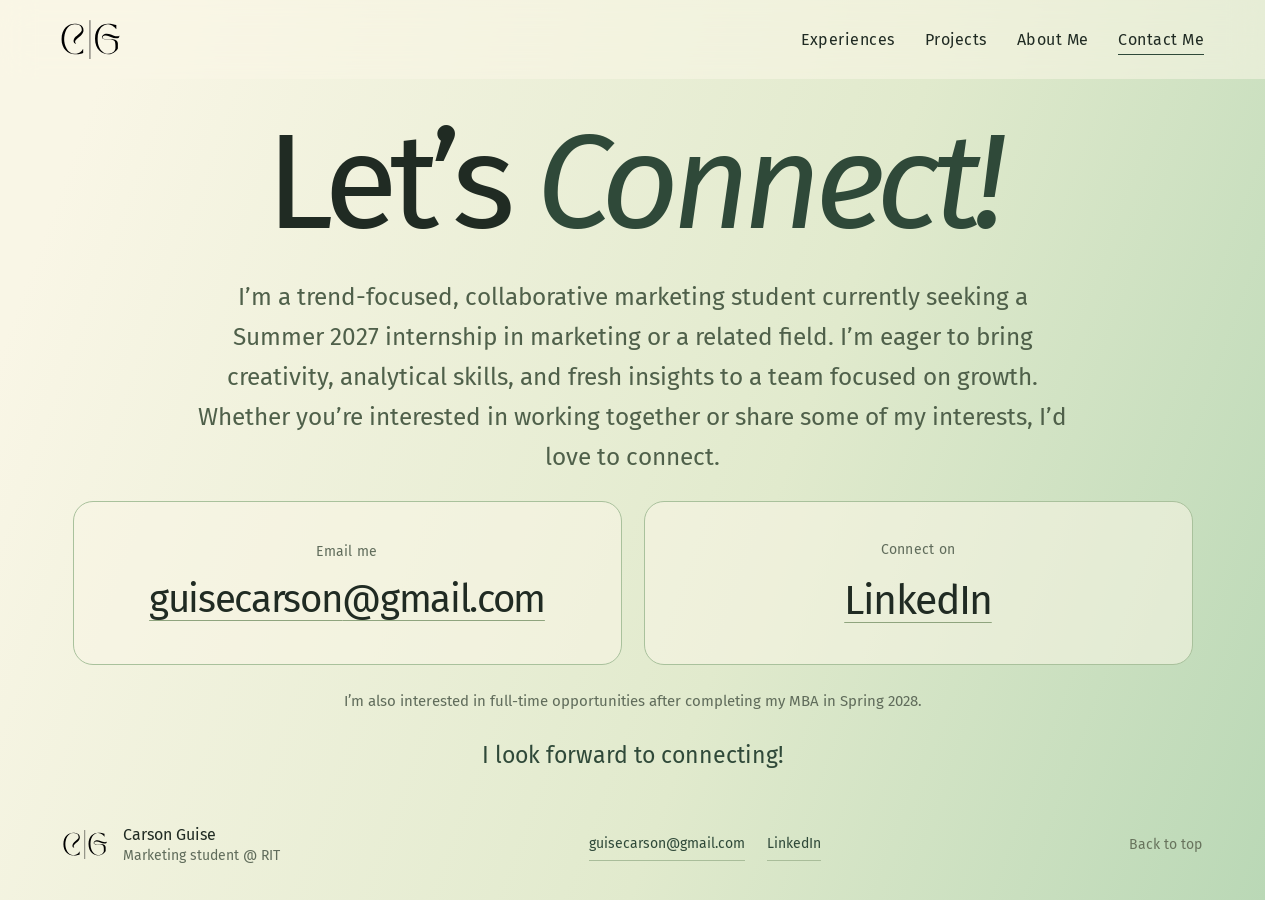
<file: contact.html>
<!doctype html>
<html lang="en" prefix="og: https://ogp.me/ns#">
<head>
  <meta charset="utf-8">
  <meta name="viewport" content="width=device-width, initial-scale=1">
  <meta name="robots" content="noindex,nofollow">
  <meta name="description" content="Start a conversation with Carson Guise by email or LinkedIn.">
  <meta property="og:type" content="website">
  <meta property="og:site_name" content="Carson Guise — Marketing Portfolio">
  <meta property="og:title" content="Let’s Connect! — Carson Guise">
  <meta property="og:description" content="Start a conversation with Carson Guise by email or LinkedIn.">
  <meta property="og:url" content="https://carsonguise.github.io/contact.html">
  <meta property="og:image" content="https://carsonguise.github.io/carson-guise-social-preview-v2.png">
  <meta property="og:image:secure_url" content="https://carsonguise.github.io/carson-guise-social-preview-v2.png">
  <meta property="og:image:type" content="image/png">
  <meta property="og:image:width" content="1200">
  <meta property="og:image:height" content="630">
  <meta property="og:image:alt" content="Carson Guise’s CG logo and full name on a cream-to-sage green gradient.">
  <meta name="twitter:card" content="summary_large_image">
  <meta name="twitter:title" content="Let’s Connect! — Carson Guise">
  <meta name="twitter:description" content="Start a conversation with Carson Guise by email or LinkedIn.">
  <meta name="twitter:image" content="https://carsonguise.github.io/carson-guise-social-preview-v2.png">
  <meta name="twitter:image:alt" content="Carson Guise’s CG logo and full name on a cream-to-sage green gradient.">
  <link rel="image_src" href="https://carsonguise.github.io/carson-guise-social-preview-v2.png">
  <meta name="theme-color" content="#f9f6e6">
  <title>Let’s Connect! — Carson Guise</title>
  <link rel="icon" href="cg-full.svg" type="image/svg+xml">
  <link rel="preload" href="FiraSans-Regular.woff" as="font" type="font/woff" crossorigin>
  <style id="portfolio-styles">
@font-face{font-family:'Fira Sans';src:url('FiraSans-Regular.woff') format('woff');font-weight:400;font-style:normal;font-display:swap}
@font-face{font-family:'Fira Sans';src:url('FiraSans-Medium.woff') format('woff');font-weight:500;font-style:normal;font-display:swap}
@font-face{font-family:'Fira Sans';src:url('FiraSans-SemiBold.woff') format('woff');font-weight:600 800;font-style:normal;font-display:swap}
@font-face{font-family:'Fira Sans';src:url('FiraSans-Italic.woff') format('woff');font-weight:400 600;font-style:italic;font-display:swap}
:root{--cream:#f9f6e6;--middle:#e1eacd;--green:#bad8b6;--forest:#2f4939;--ink:#202b23;--muted:#606c5b;--line:#cbd4bb;--soft:#edf0db;--sans:'Fira Sans',Arial,sans-serif;--serif:var(--sans)}
*{box-sizing:border-box}html{scroll-behavior:smooth;scroll-padding-top:100px}body{margin:0;background:var(--cream);color:var(--ink);font-family:var(--sans);-webkit-font-smoothing:antialiased}a{color:inherit;text-decoration:none}button,input{font:inherit}button{cursor:pointer}img{max-width:100%}button,a,input,summary{-webkit-tap-highlight-color:transparent}a:focus-visible,button:focus-visible,input:focus-visible,summary:focus-visible{outline:3px solid var(--forest);outline-offset:5px}::selection{background:var(--green);color:var(--ink)}[hidden]{display:none!important}em,.serif{font-family:var(--sans);font-style:italic;font-weight:400}p{line-height:1.7}.skip-link{position:fixed;top:-80px;left:20px;background:var(--forest);color:var(--cream);z-index:100;padding:14px 20px;border-radius:12px}.skip-link:focus{top:15px}.site-header{height:79px;padding:0 4.8%;display:flex;justify-content:space-between;align-items:center;gap:20px;border-bottom:0;position:sticky;top:0;z-index:10;background:#f9f6e6f5;backdrop-filter:blur(12px)}.identity{display:flex;align-items:center;padding:6px 0}.identity img{width:60px;height:39px;object-fit:contain}nav{display:flex;align-items:center;gap:30px;font-size:16px;font-weight:400;letter-spacing:.03em}nav a{position:relative;padding:10px 0}nav a:after{content:'';position:absolute;bottom:4px;left:0;right:100%;height:1px;background:var(--forest);transition:right .2s}nav a:hover:after{right:0}.student-label{margin:0 0 15px;display:inline-flex;align-items:center;gap:10px;font-size:16px;letter-spacing:.06em}.status-dot{width:7px;height:7px;background:var(--forest);border-radius:50%;display:inline-block}.button{display:inline-flex;align-items:center;justify-content:center;gap:28px;padding:13px 21px;font-size:16px;border:1px solid var(--forest);border-radius:30px;transition:background .2s,transform .2s}.button:hover{transform:translateY(-3px)}.button.primary{background:var(--forest);color:var(--cream)}.button.primary:hover{background:#1f3829}.button.secondary{background:#f9f6e64d;color:var(--forest);border-color:#6c8667}.button.secondary:hover{background:var(--cream)}
.page-section{padding:80px 5%}.eyebrow{text-transform:uppercase;letter-spacing:.09em;font-size:14px;font-weight:400;line-height:1.6;margin:0 0 20px;display:flex;gap:13px;align-items:center}.eyebrow>span{font-size:14px;border:1px solid #a8ba9d;border-radius:50%;width:24px;height:24px;display:inline-flex;align-items:center;justify-content:center;flex:none}.section-heading{display:flex;justify-content:space-between;align-items:flex-end;gap:30px;margin-bottom:32px}.section-heading :is(h1,h2),.about-section :is(h1,h2),.more-section h2{font-size:clamp(34px,3.5vw,51px);font-weight:400;line-height:1.13;letter-spacing:-.035em;margin:0}.section-heading>p{font-size:16px;color:var(--muted);margin:0 0 3px;max-width:280px}.work-section{background:linear-gradient(var(--cream) 35%,#edf0d9 100%)}.work-controls{display:flex;justify-content:space-between;align-items:center;gap:20px;flex-wrap:wrap;padding:18px 0;border-block:0}.filters{display:flex;flex-wrap:wrap;gap:6px}.filter{font-size:14px;line-height:1.4;border:1px solid transparent;border-radius:25px;background:transparent;color:var(--muted);padding:10px 13px;transition:background .18s,border-color .18s}.filter:hover{border-color:#a6bea0;background:var(--middle)}.filter.active{background:var(--forest);color:var(--cream);border-color:var(--forest)}.filter>span{font-size:14px;margin-left:8px;opacity:.8}.search-box{display:flex;align-items:center;gap:11px;border:1px solid #bbc9ad;background:#f9f6e670;border-radius:25px;padding:10px 14px;min-width:215px;color:#53674e}.search-box input{border:0;outline:0;background:transparent;color:var(--ink);font-size:14px;width:175px;line-height:1.4;padding:0}.search-box input::placeholder{color:#65735d}.search-box:focus-within{outline:2px solid var(--forest);outline-offset:2px}.search-box input:focus-visible{outline:0}.result-count{font-size:14px;color:var(--muted);margin:17px 2px 25px}.project-grid{display:grid;grid-template-columns:1fr 1fr;gap:27px}.project-card{min-width:0;border:1px solid #c6d1b5;border-radius:22px;background:var(--cream);overflow:hidden;transition:border-color .2s,box-shadow .2s}.project-card:hover{border-color:#91ad83;box-shadow:0 5px 16px #47613f0d}.project-open{display:block;height:100%;padding:11px}.project-open:focus-visible{outline-offset:-5px;border-radius:20px}.cover{height:310px;padding:24px 26px;position:relative;display:flex;flex-direction:column;justify-content:space-between;overflow:hidden;border-radius:14px}.cover-kicker{font-size:14px;letter-spacing:.1em;position:relative;z-index:2;line-height:1.5}.cover-foot{font-size:14px;letter-spacing:.08em;display:flex;align-items:center;justify-content:space-between;position:relative;z-index:2;line-height:1.5}.cover-foot>span{font-size:18px;line-height:.7}.aeop-cover{background:var(--forest);color:var(--cream)}.aeop-headline{font-size:clamp(30px,3.2vw,46px);line-height:1.1;letter-spacing:-.035em;font-weight:400;position:relative;z-index:1;margin-top:8px}.aeop-headline>span{color:var(--green)}.aeop-stat{display:flex;align-items:flex-end;gap:18px;position:relative;z-index:1}.aeop-stat strong{font-size:47px;font-weight:400;letter-spacing:-.055em;line-height:1.2;color:var(--green)}.aeop-stat strong span{font-size:28px}.aeop-stat>span{font-size:14px;max-width:90px;line-height:1.5;padding-bottom:7px}.aeop-cover:after{content:'';position:absolute;height:275px;width:275px;right:-170px;top:40px;border:1px solid #a9c4a15c;border-radius:50%;box-shadow:0 0 0 25px #2f4939,0 0 0 26px #a9c4a13c,0 0 0 51px #2f4939,0 0 0 52px #a9c4a13c}.gummy-cover{background:var(--middle);color:var(--forest)}.gummy-word{font-size:43px;line-height:1.05;letter-spacing:-.045em;position:relative;z-index:1}.gummy-shapes{position:absolute;display:flex;gap:10px;right:23px;bottom:51px;transform:rotate(-15deg)}.gummy-shapes i{width:58px;height:85px;border-radius:25px;background:#90b28a;box-shadow:inset 3px 4px 6px #ffffff60,inset -5px -5px 8px #254c2625}.gummy-shapes i:nth-child(2){background:var(--green);margin-top:-18px}.gummy-shapes i:nth-child(3){background:#799e74}.gummy-shapes i:nth-child(4){background:#c7dbb2;margin-top:-18px}.chanel-cover{padding:0;background:#e2b8c7}.chanel-cover>img{width:100%;height:100%;object-fit:cover;object-position:center 6%;transition:transform .35s}.concept-badge{position:absolute;left:14px;bottom:14px;border:1px solid #f9f6e6c0;border-radius:20px;background:var(--cream);padding:8px 12px;color:var(--ink);font-size:14px;letter-spacing:.04em;line-height:1.4}.eras-cover{background:#c9dbc1;color:var(--forest)}.ticket-art{position:relative;background:var(--cream);border:1px solid #738a66;border-radius:10px;padding:17px 23px;margin:9px 9px;transform:rotate(-4deg)}.ticket-art:before,.ticket-art:after{content:'';position:absolute;width:20px;height:20px;border:1px solid #738a66;background:#c9dbc1;border-radius:50%;top:calc(50% - 10px)}.ticket-art:before{left:-11px;clip-path:inset(0 0 0 50%)}.ticket-art:after{right:-11px;clip-path:inset(0 50% 0 0)}.ticket-art>span{font-size:14px;letter-spacing:.08em}.ticket-art strong{display:block;font-size:37px;line-height:1.1;letter-spacing:-.04em;font-weight:400;margin:20px 0 17px}.ticket-bottom{display:flex;justify-content:space-between;align-items:center;gap:15px;border-top:1px dashed #879c77;padding-top:12px;font-size:14px;letter-spacing:.04em}.barcode{width:80px;height:23px;display:inline-block;background:repeating-linear-gradient(90deg,var(--forest) 0 1px,transparent 1px 3px,var(--forest) 3px 5px,transparent 5px 6px,var(--forest) 6px 7px,transparent 7px 10px)}.kgh-cover{background:#dbe6c8;color:var(--forest)}.kgh-headline{font-size:43px;line-height:1.06;letter-spacing:-.035em;margin-top:8px;position:relative;z-index:1}.kgh-total{display:flex;flex-direction:column;gap:6px;position:relative;z-index:1}.kgh-total strong{font-weight:400;letter-spacing:-.055em;font-size:58px;line-height:1.1}.kgh-total>span{font-size:14px;letter-spacing:.1em}.kgh-cover:after{content:'♡';font-size:250px;position:absolute;right:20px;top:55px;line-height:1;color:#bdd2b08c;transform:rotate(10deg)}.ethel-cover{background:#bad8b6;color:#2c4731}.ethel-word{font-size:53px;line-height:.98;letter-spacing:-.055em;position:relative;z-index:1}.ethel-path{display:flex;gap:13px;align-items:center;position:relative;z-index:1}.ethel-path span{font-size:14px}.ethel-path i{font-size:17px;font-style:normal}.ethel-cover:after{content:'';height:280px;width:280px;border:1px solid #486c4b50;border-radius:50%;position:absolute;right:-155px;top:40px;box-shadow:0 0 0 18px #bad8b6,0 0 0 19px #486c4b30,0 0 0 38px #bad8b6,0 0 0 39px #486c4b30}.card-meta,.card-title-row,.card-subtitle,.card-summary,.card-bottom{margin-left:13px;margin-right:13px}.card-meta{display:flex;justify-content:space-between;gap:12px;margin-top:20px;margin-bottom:13px;font-size:14px;line-height:1.5;letter-spacing:.015em;color:var(--muted)}.card-meta>span:last-child{white-space:nowrap}.card-title-row{display:flex;justify-content:space-between;align-items:center;gap:12px}.card-title-row h2{font-size:28px;font-weight:400;letter-spacing:-.035em;margin:0}.card-subtitle{font-size:19px;font-weight:400;font-style:italic;line-height:1.35;letter-spacing:-.025em;margin-top:7px;margin-bottom:12px}.card-summary{color:var(--muted);font-size:16px;line-height:1.7;max-width:470px;margin-top:0;margin-bottom:21px;min-height:41px}.card-bottom{display:flex;justify-content:space-between;align-items:flex-start;gap:20px;padding:15px 0 10px;border-top:1px solid var(--line);font-size:14px;line-height:1.5}.card-bottom>span:first-child{font-weight:500}.card-bottom>span:last-child{white-space:nowrap;color:var(--forest)}.empty-state{text-align:center;background:var(--middle);border-radius:25px;padding:50px 20px}.empty-state>span{font-size:50px;line-height:1}.empty-state h3{font-weight:400;font-size:29px;letter-spacing:-.035em;margin:15px 0}.empty-state p{font-size:16px;color:var(--muted);margin-bottom:25px}
.about-section{display:grid;grid-template-columns:1.4fr 1fr;gap:9%;align-items:center;border-top:0;padding-top:90px;padding-bottom:85px}.about-intro :is(h1,h2){margin-bottom:25px}.about-intro :is(h1,h2) em,.more-section h2 em{color:#658a5c}.about-intro>p{font-size:17px;line-height:1.8;color:#4f604a;max-width:590px;margin:0 0 19px}.about-intro>.about-lead{font-size:22px;line-height:1.4;letter-spacing:-.02em;color:var(--ink);margin:0 0 23px}.about-intro>.eyebrow{font-size:14px;margin-bottom:20px}.about-tags{display:flex;gap:7px;flex-wrap:wrap;margin:22px 0 17px}.about-tags>span{border:1px solid #bfceaf;border-radius:22px;padding:8px 12px;font-size:14px;background:#e1eacd60}.text-link{display:inline-flex;align-items:center;justify-content:space-between;gap:35px;border-bottom:1px solid var(--forest);padding:7px 0;font-size:16px}.text-link>span{font-size:16px}.portrait{position:relative;margin:0 0 30px}.portrait>img{display:block;aspect-ratio:3/4;object-fit:cover;object-position:50% 30%;width:100%;height:auto;border-radius:46px;box-shadow:11px 12px 0 var(--middle)}.portrait figcaption{position:absolute;bottom:-22px;right:18px;background:var(--green);border:1px solid #8aa881;border-radius:14px;padding:13px 21px;transform:rotate(5deg);font-size:17px;box-shadow:2px 3px 0 #354a2c15}.portrait figcaption>span{margin-left:24px;font-size:23px}
.experience-section{background:var(--middle);border-block:0}.more-section{display:grid;grid-template-columns:1fr 1.2fr;gap:7%;align-items:center;padding-top:75px;padding-bottom:75px}.more-heading>p:last-child{font-size:17px;color:var(--muted);line-height:1.8;margin:22px 0 0}.music-note{display:grid;grid-template-columns:150px 1fr;gap:26px;align-items:center;background:#e1eacd80;border:1px solid var(--line);border-radius:28px;padding:28px;position:relative}.music-note>.record{width:150px;height:150px;border-radius:50%;background:repeating-radial-gradient(circle,#2f4939 0 3px,#3a5141 3px 4px,#2f4939 4px 7px);display:grid;place-items:center;transform:rotate(-10deg);box-shadow:3px 6px 0 #354a2c1a}.record>span{display:grid;place-content:center;width:60px;height:60px;line-height:1.3;border-radius:50%;background:var(--green);text-align:center;font-size:14px;letter-spacing:.04em;color:var(--forest)}.music-note .eyebrow{font-size:14px;letter-spacing:.07em;margin-bottom:9px}.music-note h3{font-size:33px;font-weight:400;line-height:1.06;letter-spacing:-.04em;margin:0 0 15px}.music-note p:last-child{font-size:14px;line-height:1.75;color:#53664a;margin:0}.contact-section{background:linear-gradient(120deg,var(--middle),var(--green));border-block:0;padding-top:55px;padding-bottom:50px}.contact-heading :is(h1,h2){font-size:clamp(50px,6.4vw,90px);line-height:1.02;font-weight:400;letter-spacing:-.05em;margin:20px 0 40px;position:relative;max-width:950px}.contact-heading :is(h1,h2)>span{display:inline-flex;align-items:center;justify-content:center;width:80px;height:80px;border:1px solid #92ab83;border-radius:50%;font-size:47px;line-height:1;transform:rotate(7deg);margin-left:20px;vertical-align:middle}.contact-bottom{display:flex;justify-content:space-between;align-items:flex-end;gap:30px}.contact-bottom>p{font-size:16px;color:#486140;margin:0;line-height:1.7}.contact-links{display:flex;gap:35px;flex-wrap:wrap;align-items:center}.contact-links a{font-size:16px;padding:10px 0;border-bottom:1px solid #7d9d70;display:flex;justify-content:space-between;gap:35px}.contact-links a span{font-size:18px}.contact-links .email-link{font-size:18px;letter-spacing:-.02em}footer{padding:28px 5%;display:flex;justify-content:space-between;align-items:center;gap:25px;font-size:14px;color:#68745d}.footer-brand{display:flex;align-items:center;gap:15px;font-size:16px;color:var(--ink)}.footer-brand img{width:45px;height:29px;object-fit:contain}.footer-brand small{font-size:14px;color:var(--muted);display:inline-block;margin-top:3px}
body.dialog-open{overflow:hidden}dialog{border:1px solid #b9c9a8;border-radius:22px;background:var(--cream);color:var(--ink);width:min(1000px,calc(100% - 50px));max-height:92dvh;margin:auto;padding:0;overscroll-behavior:contain;box-shadow:0 20px 100px #172b2a40}dialog::backdrop{background:#1d3024a6;backdrop-filter:blur(6px)}.dialog-top{position:sticky;top:0;z-index:5;display:flex;justify-content:space-between;align-items:center;background:var(--cream);border-bottom:0;padding:13px 32px;font-size:14px;letter-spacing:.07em;gap:20px}.dialog-top>button{background:var(--middle);border:1px solid var(--line);border-radius:20px;padding:8px 13px;font-size:14px;display:flex;align-items:center;gap:14px;color:var(--ink)}.dialog-top>button span{font-size:20px;line-height:.7}.case-header{padding:35px 50px 30px}.case-header .eyebrow{font-size:14px;margin-bottom:15px;color:var(--muted)}.case-header h2{font-size:55px;letter-spacing:-.05em;line-height:1.05;font-weight:400;margin:0 0 15px}.case-subtitle{font-size:25px;line-height:1.3;letter-spacing:-.02em;margin:0 0 25px}.case-tags{display:flex;justify-content:space-between;align-items:center;gap:17px;font-size:14px;line-height:1.5}.case-tags>span{border:1px solid #b2c69d;background:#e1eacd70;border-radius:20px;padding:8px 13px}.case-tags button{border:0;border-bottom:1px solid #b2c69d;background:none;padding:8px 0;font-size:14px;white-space:nowrap;color:var(--ink)}.detail-cover{height:350px;margin:0 30px;padding:30px 38px;border-radius:16px}.detail-cover .aeop-headline{font-size:51px}.detail-cover .gummy-word{font-size:57px}.detail-cover .gummy-shapes{right:70px;bottom:60px;gap:13px}.detail-cover .gummy-shapes i{width:85px;height:125px;border-radius:40px}.detail-cover .ticket-art{max-width:460px;align-self:center;width:90%}.detail-cover .ethel-word{font-size:62px}.case-body{padding:35px 50px 40px}.case-context{display:grid;grid-template-columns:1.5fr 1fr;gap:40px;padding-bottom:25px;border-bottom:0}.case-context .eyebrow{font-size:14px;margin-bottom:11px}.case-body p{font-size:16px;line-height:1.8;color:#53644b;margin-top:0}.case-section{display:grid;grid-template-columns:30px 1fr;gap:17px;margin-top:33px}.section-number{font-size:14px;line-height:1.7;border:1px solid #b0c59b;background:var(--middle);border-radius:50%;display:flex;align-items:center;justify-content:center;height:24px;width:24px}.case-section h3{font-size:23px;font-weight:400;line-height:1.2;letter-spacing:-.035em;margin:0 0 17px}.case-section ol{padding-left:17px;margin:0}.case-section li{font-size:16px;line-height:1.75;color:#53644b;padding-left:5px;margin-bottom:11px}.insight-box{background:var(--middle);border:1px solid #c1d0ad;border-radius:19px;padding:25px 28px;margin-top:31px}.insight-box .eyebrow{font-size:14px;color:#4d6443;margin-bottom:13px}.insight-box>p:last-child{font-size:22px;line-height:1.45;letter-spacing:-.025em;color:var(--ink);margin:0}.case-metrics{display:flex;gap:40px;margin:22px 0 25px;flex-wrap:wrap}.case-metrics>div{display:flex;flex-direction:column;gap:7px}.case-metrics strong{font-size:41px;font-weight:400;letter-spacing:-.055em;line-height:1.1;color:var(--forest)}.case-metrics span{font-size:14px;color:var(--muted)}.deliverables{display:flex;gap:10px;flex-wrap:wrap;margin-top:20px}.deliverables>span{font-size:14px;line-height:1.5;padding:8px 12px;background:#e1eacd60;border:1px solid #c1d0ad;border-radius:10px}.skills{display:flex;flex-wrap:wrap;gap:8px}.skills>span{border:1px solid #adc59f;background:#e1eacd60;border-radius:24px;padding:9px 14px;font-size:14px;line-height:1.5}.case-figure{margin:32px 0 20px}.case-figure img{width:100%;height:auto;border-radius:13px;border:1px solid var(--line)}.case-figure figcaption{font-size:14px;line-height:1.7;color:var(--muted);padding:10px 3px 0}.case-figure figcaption a{text-decoration:underline}.source-details{border-top:0;margin-top:31px;padding-top:19px}.source-details summary{font-size:14px;cursor:pointer;padding:7px 0;color:var(--muted)}.source-details p{font-size:14px;margin:14px 0 0}.source-details .text-link{font-size:14px;margin-top:15px}.case-navigation{display:flex;align-items:center;justify-content:space-between;border-top:0;padding:20px 32px;gap:17px;background:#e1eacd50}.case-navigation button{border:1px solid #bbceab;background:var(--cream);border-radius:24px;font-size:14px;padding:10px 15px;color:var(--ink);transition:background .2s}.case-navigation button:hover{background:var(--green)}.case-navigation>span{font-size:14px;color:var(--muted)}.toast{position:fixed;bottom:25px;left:50%;transform:translate(-50%,15px);background:var(--forest);color:var(--cream);padding:13px 22px;border-radius:25px;font-size:16px;line-height:1.5;box-shadow:0 4px 20px #21382220;opacity:0;pointer-events:none;transition:.2s;z-index:100;width:max-content;max-width:90%}.toast.visible{opacity:1;transform:translate(-50%,0)}.dialog-toast{position:sticky;bottom:15px;margin:-58px auto 15px;left:auto;transform:translateY(15px);text-align:center;z-index:10}.dialog-toast.visible{transform:translateY(0)}.copy-fallback{position:absolute;left:0;top:0;width:1px;height:1px;opacity:.01}
@media(min-width:1500px){.site-header,.page-section,footer{padding-left:max(5%,calc((100vw - 1350px)/2));padding-right:max(5%,calc((100vw - 1350px)/2))}.cover{height:350px}}
@media(max-width:1100px){nav{gap:23px;font-size:16px}.section-heading :is(h1,h2),.about-section :is(h1,h2),.more-section h2{font-size:39px}.work-controls{gap:12px}.cover{height:290px;padding:22px}.aeop-headline{font-size:36px}.gummy-word{font-size:36px}.gummy-shapes{right:16px;bottom:45px;gap:7px}.gummy-shapes i{width:48px;height:75px}.ticket-art{padding:15px 19px;margin:10px 4px}.ticket-art strong{font-size:31px}.kgh-headline{font-size:35px}.kgh-total strong{font-size:50px}.ethel-word{font-size:46px}.cover-foot{font-size:14px}.card-title-row h2{font-size:25px}.card-subtitle{font-size:18px}.about-section{gap:6%}.more-section{grid-template-columns:1fr 1.2fr;gap:5%}.music-note{grid-template-columns:105px 1fr;gap:20px;padding:23px}.music-note>.record{width:105px;height:105px}.record>span{width:48px;height:48px;font-size:14px}.music-note h3{font-size:29px}.contact-links{gap:25px}.contact-links .email-link{font-size:17px}}
@media(max-width:800px){html{scroll-padding-top:90px}.site-header{height:auto;min-height:75px;padding:15px 5%;gap:20px}.identity img{width:48px;height:32px}nav{gap:15px;font-size:14px;letter-spacing:0}.student-label{font-size:14px}.page-section{padding-top:60px;padding-bottom:60px}.section-heading{display:block;margin-bottom:26px}.section-heading :is(h1,h2),.about-section :is(h1,h2),.more-section h2{font-size:39px}.section-heading>p{margin-top:20px;max-width:none;font-size:16px}.section-heading>p br{display:none}.work-controls{display:block;padding-block:15px}.filters{gap:5px}.filter{font-size:14px;padding:9px 12px}.search-box{width:100%;margin-top:14px;min-width:0;padding:11px 15px;gap:12px}.search-box input{width:100%;font-size:16px}.project-grid{gap:20px}.project-open{padding:9px}.project-card{border-radius:19px}.cover{height:255px;padding:18px;border-radius:12px}.cover-kicker{font-size:14px}.cover-foot{font-size:14px}.aeop-headline{font-size:29px}.aeop-stat{gap:10px}.aeop-stat strong{font-size:34px}.aeop-stat strong span{font-size:22px}.aeop-stat>span{font-size:14px;max-width:65px;padding-bottom:5px}.gummy-word{font-size:29px}.gummy-shapes{right:13px;bottom:42px;gap:6px}.gummy-shapes i{width:36px;height:60px}.ticket-art{padding:11px 14px;margin:7px 2px}.ticket-art>span{font-size:14px}.ticket-art strong{font-size:26px;margin:17px 0 15px}.ticket-bottom{font-size:14px;gap:10px}.barcode{width:45px;height:20px}.kgh-headline{font-size:28px}.kgh-total strong{font-size:39px}.kgh-total>span{font-size:14px}.ethel-word{font-size:38px}.ethel-path{gap:8px}.ethel-path span{font-size:14px}.concept-badge{left:8px;bottom:9px;padding:7px 9px;font-size:14px}.card-meta,.card-title-row,.card-subtitle,.card-summary,.card-bottom{margin-left:9px;margin-right:9px}.card-meta{font-size:14px;margin-top:17px}.card-title-row h2{font-size:22px}.card-subtitle{font-size:17px}.card-summary{font-size:14px;min-height:55px;margin-bottom:17px}.card-bottom{font-size:14px;flex-direction:column;gap:9px;padding-bottom:8px}.about-section{grid-template-columns:1.2fr 1fr;gap:6%;align-items:start}.about-intro>p{font-size:16px}.about-intro>.about-lead{font-size:19px}.portrait{margin-top:75px}.portrait>img{border-radius:30px;box-shadow:8px 9px 0 var(--middle)}.portrait figcaption{font-size:16px;padding:11px 13px;right:9px}.portrait figcaption>span{font-size:17px;margin-left:15px}.about-tags>span{font-size:14px;padding:7px 10px}.more-section{grid-template-columns:1fr;gap:28px}.more-heading>p:last-child{font-size:16px;margin-top:18px}.more-heading>p:last-child br{display:none}.music-note{grid-template-columns:140px 1fr;padding:25px;gap:30px}.music-note>.record{width:140px;height:140px}.record>span{width:55px;height:55px;font-size:14px}.music-note h3{font-size:33px}.music-note p:last-child{font-size:16px}.contact-heading :is(h1,h2){font-size:62px}.contact-heading :is(h1,h2)>span{width:59px;height:59px;font-size:36px}.contact-bottom{display:block}.contact-links{margin-top:25px;gap:35px}.contact-links .email-link{font-size:18px}.contact-bottom>p{font-size:16px}footer{flex-wrap:wrap;gap:23px}footer>a:last-child{font-size:14px}.case-header{padding:32px 35px 27px}.case-body{padding:30px 35px}.case-header h2{font-size:48px}.case-subtitle{font-size:24px}.detail-cover{margin:0 20px;height:310px;padding:26px 30px}.detail-cover .aeop-headline{font-size:42px}.detail-cover .gummy-word{font-size:48px}.detail-cover .gummy-shapes{right:38px;bottom:50px;gap:11px}.detail-cover .gummy-shapes i{width:65px;height:95px;border-radius:32px}.detail-cover .cover-kicker{font-size:14px}.detail-cover .cover-foot{font-size:14px}.detail-cover .kgh-headline{font-size:38px}.detail-cover .kgh-total strong{font-size:52px}.detail-cover .ethel-word{font-size:54px}.detail-cover .ticket-art{max-width:380px;padding:20px}.detail-cover .ticket-art strong{font-size:33px}.case-context{gap:25px}.insight-box>p:last-child{font-size:21px}}
@media(max-width:600px){html{scroll-padding-top:110px}.site-header{padding:11px 5%;gap:12px;align-items:flex-start}.identity{padding-top:5px}.identity img{width:43px;height:29px}nav{justify-content:flex-end;gap:4px 16px;flex-wrap:wrap;max-width:290px;font-size:14px}nav a{padding:6px 0}.student-label{font-size:14px;letter-spacing:.04em;gap:8px}.status-dot{width:6px;height:6px}.button{font-size:14px;padding:12px 17px;gap:18px}.page-section{padding-top:48px;padding-bottom:48px}.eyebrow{font-size:14px;margin-bottom:18px;gap:10px}.eyebrow>span{font-size:14px;width:22px;height:22px}.section-heading :is(h1,h2),.about-section :is(h1,h2),.more-section h2{font-size:34px;line-height:1.16}.section-heading>p{font-size:16px;line-height:1.7;margin-top:17px}.filters{gap:5px}.filter{font-size:14px;padding:9px 11px}.result-count{font-size:14px;margin-top:15px;margin-bottom:19px}.project-grid{grid-template-columns:1fr;gap:23px}.project-card{border-radius:22px}.project-open{padding:10px}.cover{height:300px;padding:24px;border-radius:14px}.cover-kicker{font-size:14px}.cover-foot{font-size:14px}.aeop-headline{font-size:40px}.aeop-stat{gap:17px}.aeop-stat strong{font-size:45px}.aeop-stat strong span{font-size:28px}.aeop-stat>span{font-size:14px;max-width:85px;padding-bottom:7px}.gummy-word{font-size:40px}.gummy-shapes{right:20px;bottom:53px;gap:8px}.gummy-shapes i{width:48px;height:78px;border-radius:24px}.ticket-art{padding:17px 22px;margin:9px 7px}.ticket-art>span{font-size:14px}.ticket-art strong{font-size:34px;margin:19px 0 16px}.ticket-bottom{font-size:14px}.barcode{width:65px;height:23px}.kgh-headline{font-size:38px}.kgh-total strong{font-size:52px}.kgh-total>span{font-size:14px}.ethel-word{font-size:50px}.ethel-path{gap:12px}.ethel-path span{font-size:14px}.concept-badge{left:12px;bottom:12px;padding:8px 10px;font-size:14px}.card-meta,.card-title-row,.card-subtitle,.card-summary,.card-bottom{margin-left:11px;margin-right:11px}.card-meta{font-size:14px;margin-top:17px}.card-title-row h2{font-size:27px}.card-subtitle{font-size:18px;line-height:1.4}.card-summary{font-size:16px;min-height:0;margin-bottom:20px}.card-bottom{font-size:14px;flex-direction:row;gap:15px;line-height:1.6;padding-block:14px 9px}.card-bottom>span:first-child{max-width:62%}.about-section{grid-template-columns:1fr;gap:34px}.about-intro>.eyebrow{font-size:14px}.about-intro>.about-lead{font-size:22px}.about-intro>p{font-size:16px;max-width:100%}.about-tags>span{font-size:14px;padding:8px 11px}.portrait{margin:0 auto 20px;width:84%;max-width:360px}.portrait>img{border-radius:36px}.portrait figcaption{font-size:17px;right:10px;bottom:-16px;padding:12px 17px}.portrait figcaption>span{font-size:20px;margin-left:20px}.more-section{gap:25px}.more-heading>p:last-child{font-size:16px}.music-note{grid-template-columns:90px 1fr;gap:22px;padding:23px 20px;border-radius:23px}.music-note>.record{width:90px;height:90px}.record>span{width:40px;height:40px;font-size:14px}.music-note .eyebrow{font-size:14px;margin-bottom:9px;letter-spacing:.03em}.music-note h3{font-size:29px}.music-note p:last-child{font-size:14px;line-height:1.75}.contact-heading :is(h1,h2){font-size:48px;margin:22px 0 30px}.contact-heading :is(h1,h2)>span{width:45px;height:45px;font-size:29px;margin-left:12px}.contact-links{display:flex;gap:18px 30px;margin-top:22px}.contact-links .email-link{font-size:19px;gap:25px}.contact-links a{font-size:16px;padding:10px 0}.contact-bottom>p{font-size:16px}footer{padding:24px 5%;gap:22px}.footer-brand{font-size:14px;gap:12px}.footer-brand small{font-size:14px}.footer-brand img{width:40px;height:27px}.case-header{padding:28px 24px 25px}.case-header h2{font-size:40px}.case-header .eyebrow{font-size:14px}.case-subtitle{font-size:21px}.case-tags{flex-wrap:wrap;gap:12px}.case-tags>span{font-size:14px;padding:7px 10px}.case-tags button{font-size:14px}dialog{width:calc(100% - 16px);max-height:96dvh;border-radius:17px}.dialog-top{padding:12px 18px;gap:10px;font-size:14px}.dialog-top>button{font-size:14px;padding:7px 10px;gap:10px}.detail-cover{margin:0 13px;padding:23px;height:270px;border-radius:12px}.detail-cover .cover-kicker{font-size:14px}.detail-cover .cover-foot{font-size:14px}.detail-cover .aeop-headline{font-size:35px}.detail-cover .aeop-stat strong{font-size:39px}.detail-cover .aeop-stat>span{font-size:14px}.detail-cover .gummy-word{font-size:35px}.detail-cover .gummy-shapes{right:20px;bottom:49px;gap:7px}.detail-cover .gummy-shapes i{width:42px;height:67px;border-radius:23px}.detail-cover .ticket-art{padding:15px;width:98%;margin:8px 0}.detail-cover .ticket-art strong{font-size:29px}.detail-cover .kgh-headline{font-size:32px}.detail-cover .kgh-total strong{font-size:46px}.detail-cover .ethel-word{font-size:46px}.detail-cover .ethel-path{gap:10px}.detail-cover .ethel-path span{font-size:14px}.case-body{padding:28px 24px 32px}.case-context{grid-template-columns:1fr;gap:16px;padding-bottom:19px}.case-context .eyebrow{font-size:14px;margin-bottom:9px}.case-body p,.case-section li{font-size:16px;line-height:1.8}.case-section{grid-template-columns:23px 1fr;gap:10px;margin-top:28px}.section-number{width:22px;height:22px;font-size:14px;margin-top:1px}.case-section h3{font-size:21px;margin-bottom:16px}.insight-box{padding:21px;margin-top:27px;border-radius:15px}.insight-box .eyebrow{font-size:14px}.insight-box>p:last-child{font-size:20px;line-height:1.4}.case-metrics{gap:27px}.case-metrics strong{font-size:34px}.case-metrics span{font-size:14px}.deliverables{gap:7px}.deliverables>span{font-size:14px;padding:7px 10px}.skills{gap:7px}.skills>span{font-size:14px;padding:8px 11px}.source-details summary{font-size:14px}.source-details p{font-size:14px}.case-navigation{padding:16px 18px;gap:10px}.case-navigation button{font-size:14px;padding:10px 11px}.case-navigation>span{font-size:14px}.toast{font-size:14px;padding:13px 20px}.case-figure figcaption{font-size:14px}.source-details .text-link{font-size:14px}}
@media(max-width:370px){.section-heading :is(h1,h2),.about-section :is(h1,h2),.more-section h2{font-size:31px}.filter{padding:8px 9px;font-size:14px}.cover{height:270px;padding:20px}.aeop-headline{font-size:35px}.gummy-word{font-size:35px}.ticket-art strong{font-size:29px}.ticket-art{padding:15px}.kgh-headline{font-size:33px}.ethel-word{font-size:45px}.card-bottom{font-size:14px;gap:10px}.contact-heading :is(h1,h2){font-size:42px}.contact-heading :is(h1,h2)>span{width:39px;height:39px;font-size:25px;margin-left:8px}.contact-links .email-link{font-size:17px}.music-note{grid-template-columns:70px 1fr;gap:17px;padding:22px 17px}.music-note>.record{width:70px;height:70px}.record>span{width:32px;height:32px;font-size:14px}.case-header h2{font-size:36px}.detail-cover{padding:20px}.detail-cover .gummy-word{font-size:32px}.case-navigation{gap:7px;padding:16px 12px}.case-navigation button{padding:9px;font-size:14px}}
@media(prefers-reduced-motion:reduce){html{scroll-behavior:auto}*,*:before,*:after{transition:none!important;animation:none!important}}

@media(max-width:600px){.filter{min-height:37px}.search-box{min-height:42px}}

/* Shared canvas: every section reveals the same viewport-aligned gradient. */
:root{--page-gradient:linear-gradient(110deg,var(--cream) 8%,var(--middle) 60%,var(--green) 100%)}
body{background:var(--page-gradient);background-attachment:fixed}
.site-header{background:#f9f6e68f;backdrop-filter:blur(16px)}
.hero,.about-section,.experience-section,.work-section,.more-section,.contact-section,footer{background:transparent}
/* A compact introduction, with the personal brand beside the message. */
.hero{position:relative;display:grid;grid-template-columns:1.14fr .86fr;align-items:center;gap:7%;padding:43px 5% 46px;min-height:0}
.hero-copy{min-width:0}
.hero .student-label{margin:0 0 18px;font-size:14px;line-height:1.6;letter-spacing:.035em}
.hero h1{font-size:clamp(43px,4.8vw,67px);font-weight:400;line-height:1.08;letter-spacing:-.045em;margin:0 0 20px}
.hero h1 em{text-decoration:underline;text-decoration-thickness:4px;text-underline-offset:9px;text-decoration-color:#a7c59c}
.hero-description{font-size:17px;line-height:1.75;max-width:480px;margin:0 0 24px;color:#4d6245}
.hero-actions{display:flex;align-items:center;gap:11px;flex-wrap:wrap}
.hero-brand{width:min(100%,370px);aspect-ratio:356/246;justify-self:center;position:relative;display:grid;place-items:center}
.hero-brand>img{width:100%;height:100%;object-fit:contain;display:block;transition:transform .25s}
.hero-brand:hover>img{transform:translateY(-3px)}
.name-band{position:absolute;top:49.6%;left:-7%;width:114%;transform:translateY(-50%);font-size:26px;letter-spacing:.2em;text-transform:uppercase;text-align:center;font-weight:400;line-height:1.4;background:var(--page-gradient);background-attachment:fixed;padding:11px 8px;margin:0;text-indent:.2em;color:#17231a}
.about-section{grid-template-columns:1.5fr .9fr;padding-top:49px;padding-bottom:53px;gap:9%;align-items:center}
.about-section .portrait{width:100%;max-width:315px;justify-self:center;margin:0 0 20px}
.about-section .portrait>img{aspect-ratio:4/5;border-radius:35px}
.about-intro>p{font-size:16px;line-height:1.8;margin-bottom:16px}
.about-intro>.about-lead{font-size:21px;line-height:1.4;margin-bottom:19px}
.about-intro :is(h1,h2){margin-bottom:21px}
.about-tags{margin:18px 0 12px}
/* The three professional experiences lead the selected-project gallery. */
.experience-section{padding-top:55px;padding-bottom:65px;border-block:0}
.experience-section .section-heading>p{max-width:310px}
.experience-grid{display:grid;grid-template-columns:repeat(3,minmax(0,1fr));gap:20px;align-items:start;margin-top:35px}
.experience-card{background:#f9f6e6b5;border:1px solid #a8bf99;border-radius:23px;padding:24px;min-width:0;display:flex;flex-direction:column;box-shadow:0 7px 20px #3c5c2a06;transition:background .2s,box-shadow .2s}
.experience-card:hover{background:#f9f6e6df;box-shadow:0 9px 25px #3c5c2a0c}
.experience-area{display:flex;justify-content:space-between;gap:10px;font-size:14px;line-height:1.5;text-transform:uppercase;letter-spacing:.04em;color:#607752;margin:0 0 31px}
.experience-area>span{color:#70855f}
.experience-card>h2{font-size:30px;font-weight:400;line-height:1.1;letter-spacing:-.04em;margin:0 0 19px;min-height:34px}
.experience-role{min-height:67px;margin-bottom:13px}
.experience-role>p{font-size:16px;line-height:1.45;margin:0 0 7px;color:#324c2d}
.experience-role>span{font-size:14px;line-height:1.6;color:#697a5b;display:block}
.experience-summary{font-size:16px;line-height:1.75;color:#526648;margin:0 0 21px;min-height:84px}
.experience-focus{display:flex;flex-wrap:wrap;gap:6px;margin:0 0 24px;min-height:52px;align-content:start}
.experience-focus>span{font-size:14px;border:1px solid #c0cead;background:#e1eacd70;border-radius:18px;padding:6px 9px;line-height:1.4}
.experience-details{border-top:1px solid #bdcba9;margin-top:auto}
.experience-details>summary{display:flex;justify-content:space-between;align-items:center;gap:12px;list-style:none;cursor:pointer;padding:16px 0 2px;font-size:14px;line-height:1.5;color:var(--forest);min-height:44px}
.experience-details>summary::-webkit-details-marker{display:none}
.expand-icon{width:25px;height:25px;border:1px solid #afc29f;border-radius:50%;display:grid;place-items:center;background:var(--middle);font-size:18px;line-height:1;transition:transform .2s}
.experience-details[open] .expand-icon{transform:rotate(45deg)}
.experience-details>div{padding-top:18px}
.experience-details p,.experience-details li{font-size:16px;line-height:1.8;color:#526648}
.experience-details p{margin:0 0 15px}
.experience-details ul{margin:0;padding-left:17px}
.experience-details li{padding-left:3px;margin:0 0 11px}
.experience-details .text-link{font-size:14px;margin-top:7px;gap:12px;width:100%;line-height:1.7}
.work-section{padding-top:65px}
.more-section{border-top:0}
dialog{background:var(--page-gradient);background-attachment:fixed}
@media(min-width:1500px){.hero{padding-left:max(5%,calc((100vw - 1350px)/2));padding-right:max(5%,calc((100vw - 1350px)/2));padding-top:50px;padding-bottom:50px}.hero-brand{width:400px}}
@media(max-width:1100px){.hero{gap:5%;padding-top:38px;padding-bottom:40px}.hero h1{font-size:50px}.hero-description{font-size:16px}.hero .student-label{font-size:14px}.name-band{font-size:22px}.experience-grid{gap:15px}.experience-card{padding:22px 19px}.experience-card>h2{font-size:26px}.experience-role{min-height:81px}.experience-summary{min-height:105px}.experience-focus{min-height:80px}.about-section{gap:7%}}
@media(max-width:800px){.hero{grid-template-columns:1.2fr .8fr;gap:5%;padding-top:34px;padding-bottom:38px}.hero h1{font-size:43px}.hero .student-label{font-size:14px;gap:7px;line-height:1.7}.hero-description{font-size:16px;line-height:1.7;margin-bottom:20px}.hero-actions{gap:8px}.hero-actions .button{font-size:14px;padding:11px 14px;gap:14px}.name-band{font-size:17px;padding:8px 6px;letter-spacing:.15em}.about-section{grid-template-columns:1.35fr 1fr;padding-block:44px;gap:7%}.about-section .portrait{margin-top:0;width:100%}.about-intro>.about-lead{font-size:19px}.experience-grid{grid-template-columns:1fr;gap:17px;margin-top:28px}.experience-card{padding:25px;display:grid;grid-template-columns:1fr 1fr;gap:0 32px}.experience-area{grid-column:1/-1;margin-bottom:23px}.experience-card>h2{font-size:31px;margin-bottom:15px}.experience-role{grid-column:1;grid-row:3;min-height:0;margin-bottom:22px}.experience-summary{grid-column:2;grid-row:2/4;min-height:0;font-size:16px;margin-bottom:20px;align-self:start}.experience-focus{grid-column:1;min-height:0;margin-bottom:0;align-self:center}.experience-details{grid-column:2;border-top:1px solid #b9c8a6;grid-row:4;align-self:start;margin:0}.experience-details>div{padding-top:14px}.experience-details>summary{padding-top:12px}.experience-section{padding-top:45px;padding-bottom:50px}.work-section{padding-top:50px}}
@media(max-width:600px){.hero{display:flex;flex-direction:column-reverse;gap:25px;padding:24px 6% 35px;min-height:0;text-align:center}.hero-copy{width:100%}.hero .student-label{justify-content:center;display:flex;font-size:14px;margin-bottom:16px;line-height:1.6}.hero h1{font-size:39px;line-height:1.1;margin-bottom:17px}.hero h1 em{text-decoration-thickness:3px;text-underline-offset:7px}.hero-description{max-width:340px;font-size:16px;line-height:1.75;margin:0 auto 23px}.hero-actions{justify-content:center;gap:9px}.hero-actions .button{font-size:14px;padding:12px 15px;gap:15px}.hero-brand{width:185px;flex:none;align-self:center}.name-band{font-size:17px;padding:6px 5px;letter-spacing:.16em;left:-8%;width:116%}.about-section{grid-template-columns:1fr;gap:31px;padding-top:40px;padding-bottom:45px}.about-section .portrait{width:78%;max-width:280px;margin:0 auto 15px}.about-intro>.about-lead{font-size:21px}.about-intro>p{font-size:16px}.experience-section .section-heading>p{max-width:100%}.experience-card{display:flex;padding:25px;gap:0}.experience-area{margin-bottom:27px}.experience-card>h2{font-size:31px;min-height:0}.experience-role{min-height:0;margin-bottom:19px}.experience-role>p{font-size:17px}.experience-role>span{font-size:14px}.experience-summary{min-height:0;font-size:16px;margin-bottom:22px}.experience-focus{margin-bottom:22px;min-height:0;align-self:auto}.experience-focus>span{font-size:14px;padding:7px 10px}.experience-details{margin-top:auto;width:100%}.experience-details>summary{font-size:16px;padding-top:14px}.experience-details>div{padding-top:16px}.experience-details p,.experience-details li{font-size:16px;line-height:1.8}.work-section{padding-top:46px}}
@media(max-width:370px){.hero{padding-top:23px;padding-bottom:32px;gap:21px}.hero h1{font-size:35px}.hero-brand{width:165px}.name-band{font-size:16px}.hero .student-label{font-size:14px}.hero-actions .button{font-size:14px;padding:12px 13px;gap:11px}.experience-card{padding:23px}.experience-card>h2{font-size:29px}}

/* Separate pages share the same layout, canvas, and quiet navigation. */
body{min-height:100svh;display:flex;flex-direction:column}
.site-header,footer{flex-shrink:0}
main{flex:1;min-width:0}
nav a[aria-current="page"]::after{right:0}
.page-title{font-size:clamp(34px,3.5vw,51px);font-weight:400;line-height:1.13;letter-spacing:-.035em;margin:0}
.home-experience-preview{display:flex;align-items:center;justify-content:space-between;gap:30px;padding:29px 5% 36px;border-top:0}
.home-experience-preview .eyebrow{margin:0 0 12px}
.home-companies{display:flex;gap:20px;align-items:center;font-size:22px;line-height:1.4;letter-spacing:-.025em;margin:0}
.home-companies i{font-style:normal;color:#8da17c;font-size:17px}
.home-experience-preview .text-link{white-space:nowrap;flex-shrink:0}
.page-experiences .experience-section,.page-projects .work-section{border-top:0;padding-top:58px}
.page-about .about-section{border-top:0;padding-top:58px}
.page-contact main{display:flex;flex-direction:column;justify-content:center}
.page-contact .contact-section{border:0;width:100%}
@media(min-width:1500px){.home-experience-preview{padding-left:max(5%,calc((100vw - 1350px)/2));padding-right:max(5%,calc((100vw - 1350px)/2))}}
@media(max-width:1100px){.home-companies{font-size:19px;gap:14px}.home-experience-preview .text-link{font-size:14px;gap:18px}}
@media(max-width:800px){.home-experience-preview{gap:23px}.home-companies{flex-wrap:wrap;font-size:18px;gap:12px}.home-experience-preview .text-link{white-space:normal;min-width:125px;max-width:160px}}
@media(max-width:600px){.home-experience-preview{padding:25px 6% 32px;align-items:flex-end;gap:20px}.home-experience-preview .eyebrow{font-size:14px}.home-companies{display:flex;flex-direction:column;align-items:flex-start;gap:6px;font-size:18px}.home-companies i{display:none}.home-experience-preview .text-link{font-size:14px;max-width:135px;min-width:0;gap:15px}.page-experiences .experience-section,.page-projects .work-section,.page-about .about-section{padding-top:39px}}
html{scrollbar-gutter:stable}

/* Extended work history, education, and a browsable project collection. */
select{font:inherit;color:inherit}select:focus-visible{outline:3px solid var(--forest);outline-offset:4px}
.page-jumps{display:flex;flex-wrap:wrap;gap:12px 24px;font-size:14px;color:var(--forest);margin-top:-10px}
.page-jumps a{padding:7px 0;border-bottom:1px solid #afc29f}
.role-block+.role-block{margin-top:25px;padding-top:23px;border-top:0}
.role-block h3{font-size:17px;line-height:1.4;font-weight:500;margin:0 0 6px}
.experience-details .role-period,.experience-details .role-tools{font-size:14px;line-height:1.7;color:var(--muted)}
.history-section{padding-top:55px;border-bottom:0}
.history-list{border-top:0}
.history-item{display:grid;grid-template-columns:1fr 1.3fr;gap:10%;padding:29px 0;border-bottom:0}
.history-company .eyebrow{font-size:14px;margin-bottom:10px}
.history-company h3{font-size:23px;line-height:1.25;letter-spacing:-.025em;font-weight:400;margin:0 0 11px;max-width:380px}
.history-company>p:last-child{font-size:14px;color:var(--muted);margin:0;line-height:1.8}
.history-description>p{font-size:16px;margin:0 0 13px;max-width:550px}
.history-description summary{display:flex;justify-content:space-between;align-items:center;gap:16px;cursor:pointer;list-style:none;font-size:14px;min-height:42px;color:var(--forest)}
.history-description summary::-webkit-details-marker{display:none}
.history-description summary>span{font-size:23px;transition:transform .2s}
.history-description details[open] summary>span{transform:rotate(45deg)}
.history-description details>div{padding-top:7px}
.history-description ul{padding-left:17px;margin:0 0 20px;font-size:16px;line-height:1.8;color:var(--muted)}
.history-description li{margin-bottom:10px}
.history-description .experience-focus{min-height:0;margin-bottom:12px}
.history-description .text-link{font-size:14px;margin-top:8px}
.history-education-link{margin-top:30px}
.education-section{border-top:0;padding-top:55px;padding-bottom:60px}
.education-grid{display:grid;grid-template-columns:1fr 1fr;gap:25px}
.education-card{background:#f9f6e6ab;border:1px solid #aec39e;border-radius:24px;padding:32px;min-width:0}
.education-card>.eyebrow{font-size:14px;margin-bottom:19px}
.education-card h3{font-size:30px;font-weight:400;letter-spacing:-.035em;line-height:1.2;margin:0 0 13px}
.education-card .education-degree{font-size:17px;margin:0 0 7px;line-height:1.5}
.education-card .education-period{font-size:14px;margin:0 0 23px;color:var(--muted)}
.education-card p{font-size:16px;line-height:1.8}
.education-gpa{display:flex;align-items:center;gap:14px;border-block:0;padding:19px 0;margin:0 0 23px!important}
.education-gpa strong{font-size:37px;font-weight:400;letter-spacing:-.04em;line-height:1}
.education-gpa strong>span{font-size:17px;color:var(--muted)}
.education-gpa>span{font-size:14px;letter-spacing:.08em}
.education-details{display:flex;gap:30px;margin:0 0 26px}
.education-details dt{font-size:14px;letter-spacing:.06em;text-transform:uppercase;color:var(--muted);margin-bottom:8px}
.education-details dd{margin:0;font-size:16px;line-height:1.7}
.education-card h4{font-size:16px;font-weight:500;margin:0 0 12px}
.education-card ul{font-size:16px;line-height:1.7;padding-left:17px;margin:0}
.education-card li{margin-bottom:7px}
.study-route{display:flex;justify-content:space-between;align-items:center;gap:10px;padding:25px 0;margin:0 0 21px;border-block:0}
.study-route>span{font-size:23px;letter-spacing:-.03em}
.study-route small{font-size:14px;display:block;letter-spacing:0;margin-top:7px;color:var(--muted)}
.study-route i{font-size:21px;font-style:normal;color:#819771}
.education-abroad .text-link{font-size:16px;margin-top:10px;line-height:1.7}
.gallery-tools{display:flex;gap:14px;align-items:center;flex-wrap:wrap}
.sort-box{display:flex;gap:9px;align-items:center;font-size:14px;color:var(--muted)}
.sort-box select{border:1px solid #b8c8a6;background:#f9f6e6ad;border-radius:24px;font-size:14px;padding:10px 26px 10px 13px;min-height:38px;max-width:100%}
.work-controls{align-items:flex-start}
.gallery-more{display:flex;justify-content:center;margin-top:35px}
.project-period{display:flex;justify-content:space-between;align-items:center;gap:15px;font-size:14px;color:var(--muted);margin:12px 17px 0;line-height:1.5}
.featured-label{font-size:14px;padding:3px 8px;border:1px solid #bdcba9;border-radius:12px;background:var(--middle);color:var(--forest)}
.card-meta>span:first-child{max-width:76%;line-height:1.5}
.card-meta>span:last-child{white-space:nowrap}
.editorial-cover{background:var(--middle);color:var(--forest);isolation:isolate}
.editorial-cover:after{content:'';position:absolute;right:-70px;bottom:-105px;width:310px;height:310px;border:1px solid currentColor;border-radius:50%;opacity:.15;z-index:-1}
.editorial-cover.theme-1{background:var(--forest);color:var(--cream)}
.editorial-cover.theme-2{background:#bad8b6;color:#203d2b}
.editorial-cover.theme-3{background:#eaf0d5;color:var(--forest)}
.project-mark{position:absolute;right:21px;top:36px;font-size:115px;letter-spacing:-.1em;font-weight:500;line-height:1;color:currentColor;opacity:.07;z-index:-1;pointer-events:none}
.editorial-title{font-size:clamp(27px,2.6vw,39px);font-weight:400;letter-spacing:-.04em;line-height:1.14;max-width:95%;overflow-wrap:break-word}
.editorial-cover .cover-foot{max-width:100%;gap:14px}
.case-origin{font-size:14px;line-height:1.7;color:var(--muted);margin:0 0 18px}
.detail-cover .editorial-title{font-size:48px;max-width:90%}
.detail-cover .project-mark{font-size:180px;top:29px;right:35px}
@media(min-width:1500px){.history-section,.education-section{padding-left:max(5%,calc((100vw - 1350px)/2));padding-right:max(5%,calc((100vw - 1350px)/2))}}
@media(max-width:900px){.education-card{padding:26px}.education-card h3{font-size:26px}.study-route>span{font-size:20px}.study-route{gap:7px}.history-item{gap:7%}.work-controls{gap:13px}.gallery-tools{width:100%;justify-content:space-between}}
@media(max-width:650px){.education-grid{grid-template-columns:1fr}.education-card{padding:27px 24px}.education-card h3{font-size:29px}.education-section,.history-section{padding-top:40px;padding-bottom:45px}.history-item{grid-template-columns:1fr;gap:18px;padding:25px 0}.history-company h3{font-size:24px;max-width:100%}.history-description>p{font-size:16px}.history-description summary{font-size:16px}.history-description ul{font-size:16px}.history-description .experience-focus>span{font-size:14px}.education-details{gap:28px}.study-route>span{font-size:25px}.page-jumps{gap:6px 19px;font-size:14px;margin-top:-5px}.gallery-tools{gap:12px}.gallery-tools .search-box{flex:1;min-width:180px}.gallery-tools .search-box input{width:100%;min-width:0}.sort-box{gap:6px}.sort-box select{font-size:14px;min-height:42px;padding:9px 8px}.sort-box>span{display:none}.project-period{margin-inline:11px;font-size:14px}.editorial-title{font-size:36px;line-height:1.15}.detail-cover .editorial-title{font-size:32px;max-width:100%}.detail-cover .project-mark{font-size:130px;right:22px;top:35px}.case-origin{font-size:14px}.gallery-more .button{font-size:14px;min-height:44px}.role-block h3{font-size:16px}.project-mark{font-size:110px}.editorial-cover .cover-kicker{font-size:14px}}
@media(max-width:370px){.editorial-title{font-size:31px}.detail-cover .editorial-title{font-size:29px}.gallery-tools .search-box{min-width:160px}.sort-box select{font-size:14px;padding-inline:6px}.education-card h3{font-size:26px}.study-route>span{font-size:23px}}

/* Year-by-year listening, with direct links to Carson's Spotify playlists. */
.more-section{row-gap:38px}
.playlist-collection{grid-column:1/-1;min-width:0}
.playlist-intro{display:flex;justify-content:space-between;align-items:flex-end;gap:24px;margin-bottom:22px}
.playlist-intro>h3{font-size:26px;line-height:1.15;letter-spacing:-.035em;font-weight:400;margin:0}
.playlist-intro>p{font-size:16px;line-height:1.7;color:var(--muted);margin:0}
.playlist-grid{display:grid;grid-template-columns:repeat(5,minmax(0,1fr));gap:15px;list-style:none;padding:0;margin:0}
.playlist-grid>li{min-width:0}
.playlist-card{height:100%;min-height:233px;padding:22px 20px;display:flex;flex-direction:column;justify-content:space-between;background:#f9f6e6ad;border:1px solid #adc39e;border-radius:21px;color:var(--forest);transition:transform .2s,box-shadow .2s,background .2s}
.playlist-card:hover{transform:translateY(-5px);background:var(--cream);box-shadow:0 10px 24px #34522a14}
.playlist-top{display:flex;align-items:center;justify-content:space-between;gap:7px;min-height:23px;font-size:14px;line-height:1.3;text-transform:uppercase;letter-spacing:.06em}
.playlist-badge{font-size:14px;letter-spacing:.02em;border:1px solid #a6bf95;border-radius:16px;padding:5px 7px;text-transform:none;white-space:nowrap;background:#bad8b6;color:#243f28}
.playlist-disc{width:24px;height:24px;border-radius:50%;border:1px solid #adc39e;background:var(--middle);font-size:17px;line-height:1;display:grid;place-items:center}
.playlist-year{font-size:clamp(48px,4.9vw,70px);line-height:1;letter-spacing:-.065em;font-weight:400;margin:28px 0}
.playlist-cta{display:flex;justify-content:space-between;align-items:center;gap:8px;border-top:0;padding-top:15px;font-size:14px;line-height:1.5}
.playlist-cta>span{font-size:16px;line-height:1}
.playlist-latest{background:var(--forest);color:var(--cream);border-color:var(--forest)}
.playlist-latest:hover{background:#243c2c;box-shadow:0 10px 25px #1c3d2520}
.playlist-latest .playlist-year{color:var(--green)}
.playlist-latest .playlist-cta{border-color:#78916c}
.footer-links{display:flex;align-items:center;gap:22px;font-size:14px;line-height:1.6;color:var(--forest)}
.footer-links>a{display:inline-flex;align-items:center;gap:8px;border-bottom:1px solid #a9bd9a;padding:5px 0;transition:border-color .2s}
.footer-links>a:hover{border-color:var(--forest)}
@media(max-width:1050px){.playlist-grid{grid-template-columns:repeat(3,minmax(0,1fr))}.playlist-card{min-height:225px;padding:22px}.playlist-year{font-size:64px}}
@media(max-width:800px){.more-section{row-gap:29px}.playlist-intro>h3{font-size:24px}.playlist-grid{gap:13px}.playlist-card{padding:19px 17px;min-height:214px}.playlist-year{font-size:58px}.playlist-cta{font-size:14px}.footer-links{gap:17px;font-size:14px}}
@media(max-width:650px){.playlist-grid{grid-template-columns:repeat(2,minmax(0,1fr))}.playlist-grid>li:last-child{grid-column:1/-1}.playlist-grid>li:last-child .playlist-card{min-height:170px;position:relative;padding-right:44%}.playlist-grid>li:last-child .playlist-year{margin:15px 0 10px}.playlist-grid>li:last-child .playlist-cta{position:absolute;width:38%;right:20px;bottom:25px}.playlist-intro{align-items:flex-start;flex-direction:column;gap:12px}.playlist-intro>h3{font-size:25px}.playlist-intro>p{font-size:16px}.playlist-top{font-size:14px}.playlist-badge{font-size:14px;padding:4px 6px}.playlist-year{font-size:58px;margin:25px 0}.playlist-cta{font-size:14px}.playlist-card{min-height:210px;padding:20px 17px}}
@media(max-width:600px){.footer-links{order:3;width:100%;font-size:14px;gap:22px;flex-wrap:wrap}.footer-links>a{padding:4px 0}.playlist-intro{margin-bottom:20px}}
@media(max-width:370px){.playlist-year{font-size:49px}.playlist-card{padding:18px 14px;min-height:200px}.playlist-cta{font-size:14px}.playlist-badge{font-size:14px;padding:4px 5px}.playlist-grid>li:last-child .playlist-card{padding-right:43%}.playlist-grid>li:last-child .playlist-cta{right:15px;font-size:14px}}

/* Companies sit on one rail; the roles within each company have their own progression. */
.timeline-section{padding-bottom:60px}
.timeline-toolbar{display:flex;justify-content:space-between;align-items:center;gap:20px;flex-wrap:wrap;margin:0 0 37px;border-block:0;padding:15px 0}
.company-jumps{display:flex;flex-wrap:wrap;align-items:center;justify-content:flex-start;gap:8px 22px;max-width:none;font-size:14px;letter-spacing:0}
.company-jumps a{padding:8px 0;border-bottom:1px solid #a7bc98;line-height:1.5}
.company-jumps a:after{display:none}
.timeline-toggle{font-size:14px;line-height:1.5;border:1px solid #a7bc98;background:#f9f6e699;color:var(--forest);border-radius:25px;padding:10px 16px;min-height:40px}
.timeline-toggle:hover{background:var(--cream)}
.company-timeline{list-style:none;padding:0;margin:0;position:relative}
.company-timeline:before{content:'';position:absolute;left:177px;top:36px;bottom:36px;width:1px;background:#9cb38d}
.company-entry{display:grid;grid-template-columns:155px minmax(0,1fr);gap:45px;position:relative;align-items:start;margin:0 0 32px;scroll-margin-top:105px}
.company-entry:last-child{margin-bottom:0}
.company-entry:after{content:'';position:absolute;top:31px;left:170px;width:14px;height:14px;border:2px solid var(--forest);background:var(--middle);border-radius:50%;box-shadow:0 0 0 6px #e1eacdbf}
.timeline-period{padding-top:23px;color:var(--forest)}
.timeline-year{display:block;font-size:30px;font-weight:400;letter-spacing:-.04em;line-height:1.2;margin-bottom:7px}
.timeline-range{font-size:14px;line-height:1.6;color:var(--muted);display:block}
.company-card{background:#f9f6e6c2;border:1px solid #b1c5a2;border-radius:25px;padding:30px 34px;min-width:0;transition:background .2s,box-shadow .2s}
.company-card:hover{background:#f9f6e6e8;box-shadow:0 6px 22px #3855340a}
.company-heading{display:flex;justify-content:space-between;align-items:flex-start;gap:20px}
.company-heading .eyebrow{font-size:14px;letter-spacing:.055em;margin:0 0 11px}
.company-heading h2{font-size:33px;font-weight:400;line-height:1.15;letter-spacing:-.035em;margin:0;overflow-wrap:break-word}
.company-role-count{border:1px solid #b7c9a6;border-radius:20px;background:var(--middle);padding:7px 11px;font-size:14px;line-height:1.4;white-space:nowrap;margin-top:1px}
.company-note{font-size:16px;line-height:1.7;color:var(--muted);margin:15px 0 26px;max-width:670px}
.company-roles{margin-left:6px}
.timeline-role{position:relative;padding:1px 0 26px 26px;border-left:1px solid #acbf9b;min-width:0}
.timeline-role:last-child{padding-bottom:0;border-left-color:transparent}
.timeline-role:before{content:'';position:absolute;left:-5px;top:8px;width:9px;height:9px;border:1px solid #7d9870;border-radius:50%;background:#f9f6e6}
.timeline-role:first-child:before{background:var(--forest);border-color:var(--forest)}
.timeline-role h3{font-size:20px;font-weight:500;line-height:1.35;letter-spacing:-.015em;margin:0 0 7px}
.timeline-role .role-period{font-size:14px;color:var(--muted);line-height:1.7;margin:0 0 9px}
.timeline-role-summary{font-size:16px;line-height:1.75;color:var(--muted);margin:12px 0}
.role-contributions>summary{display:inline-flex;align-items:center;gap:20px;font-size:14px;line-height:1.5;min-height:38px;color:var(--forest);cursor:pointer;list-style:none;padding:8px 1px}
.role-contributions>summary::-webkit-details-marker{display:none}
.role-contributions>summary>span{display:grid;place-items:center;border:1px solid #b0c49f;border-radius:50%;width:20px;height:20px;font-size:17px;line-height:1;transition:transform .2s}
.role-contributions[open]>summary>span{transform:rotate(45deg)}
.role-contributions>div{padding:9px 0 5px}
.role-contributions ul{padding-left:17px;margin:0 0 14px;font-size:16px;line-height:1.8;color:#526648}
.role-contributions li{margin-bottom:10px;padding-left:2px}
.role-contributions .text-link{font-size:14px;line-height:1.8;margin-top:7px;gap:0}
.role-contributions .role-tools{font-size:14px;color:var(--muted)}
.role-contributions .experience-focus{min-height:0;margin-bottom:10px}
.history-section.timeline-section{padding-top:50px}
.card-title-row{gap:0}.card-title-row h2{max-width:100%}
.sort-box select{appearance:none;padding-right:13px}

/* A small, useful invitation to start a conversation. */
.page-contact main{display:block}
.connect-section{padding-top:52px;padding-bottom:65px}
.connect-intro{display:grid;grid-template-columns:1.5fr .75fr;gap:0 55px;align-items:end;margin-bottom:38px}
.connect-intro>.eyebrow{grid-column:1/-1;margin-bottom:15px}
.connect-intro h1{font-size:clamp(58px,7vw,96px);font-weight:400;line-height:1.04;letter-spacing:-.06em;margin:0;color:var(--ink)}
.connect-intro h1 em{color:var(--forest);display:inline-block}
.connect-intro>p:last-child{font-size:16px;line-height:1.8;color:var(--muted);margin:0 0 3px;max-width:340px}
.connect-layout{display:grid;grid-template-columns:1.35fr 1fr;gap:25px;align-items:stretch}
.email-studio{padding:32px 34px 23px;background:#f9f6e6c4;border:1px solid #a9bf9c;border-radius:27px;min-width:0}
.email-studio>.eyebrow{font-size:14px;margin-bottom:13px}
.email-studio h2{font-size:31px;line-height:1.2;font-weight:400;letter-spacing:-.035em;margin:0 0 25px}
.connect-topics{border:0;padding:0;margin:0;display:flex;flex-wrap:wrap;gap:9px}
.connect-topics legend{font-size:14px;line-height:1.6;padding:0;margin-bottom:12px;color:var(--muted)}
.connect-topics label{position:relative;cursor:pointer;display:block}
.connect-topics input{position:absolute;opacity:0;width:1px;height:1px}
.connect-topics label>span{display:block;padding:11px 14px;border:1px solid #aabf9b;border-radius:25px;font-size:14px;line-height:1.4;transition:background .18s,color .18s,transform .18s}
.connect-topics label:hover>span{background:var(--middle);transform:translateY(-2px)}
.connect-topics input:checked+span{background:var(--forest);color:var(--cream);border-color:var(--forest)}
.connect-topics input:focus-visible+span{outline:3px solid var(--forest);outline-offset:4px}
.connect-response{font-size:16px;line-height:1.75;min-height:45px;color:var(--forest);margin:19px 0 20px}
.connect-note-label{display:block;font-size:16px;margin-bottom:10px;line-height:1.5}
.connect-note-label>span{font-size:14px;color:var(--muted)}
#connect-note{display:block;width:100%;min-height:108px;max-height:280px;resize:vertical;padding:14px 16px;font:13px/1.7 var(--sans);color:var(--ink);background:#f9f6e694;border:1px solid #b4c5a4;border-radius:15px;transition:background .2s}
#connect-note::placeholder{color:#77816b;font-size:16px}
#connect-note:focus-visible{outline:2px solid var(--forest);outline-offset:3px;background:var(--cream)}
.connect-actions{display:flex;align-items:center;gap:22px;margin-top:21px;flex-wrap:wrap}
.connect-actions .button{font-size:16px;padding:14px 23px}
.connect-actions>p{font-size:14px;line-height:1.7;color:var(--muted);margin:0}
.copy-email-row{display:flex;justify-content:space-between;align-items:center;flex-wrap:wrap;gap:10px 20px;border-top:0;padding-top:19px;margin-top:27px}
.copy-email-row>a{font-size:18px;line-height:1.5;letter-spacing:-.02em;overflow-wrap:anywhere}
.copy-email-row>button{font-size:14px;line-height:1.5;border:0;border-bottom:1px solid #8ca17d;background:transparent;color:var(--forest);padding:8px 0;min-height:35px}
.copy-email-row>button:hover{border-color:var(--forest)}
.copy-email-status{font-size:14px;line-height:1.6;min-height:16px;color:var(--forest);margin:9px 0 0}
.connect-aside{display:flex;flex-direction:column;gap:22px;min-width:0}
.connect-linkedin{display:flex;align-items:flex-start;gap:22px;background:var(--forest);color:var(--cream);border:1px solid var(--forest);border-radius:27px;padding:30px;transition:transform .2s,box-shadow .2s,background .2s}
.connect-linkedin:hover{transform:translateY(-4px);background:#263f2e;box-shadow:0 10px 24px #314b2c15}
.linkedin-wordmark{border:1px solid #91aa81;border-radius:50%;width:52px;height:52px;display:grid;place-items:center;font-size:27px;font-weight:500;letter-spacing:-.07em;flex-shrink:0}
.connect-linkedin .eyebrow{font-size:14px;margin-bottom:12px;color:#d7e3c9}
.connect-linkedin h2,.connect-personal h2{font-size:32px;font-weight:400;line-height:1.13;letter-spacing:-.04em;margin:0 0 16px}
.connect-linkedin p:not(.eyebrow){font-size:16px;line-height:1.8;color:#e1eacd;margin:0 0 18px}
.connect-card-action{display:inline-block;border-bottom:1px solid #9ab98c;padding-bottom:6px;font-size:14px;line-height:1.6}
.connect-personal{background:#e1eacdb3;border:1px solid #aec49e;border-radius:27px;padding:28px 30px;flex:1}
.connect-personal>.eyebrow{font-size:14px;margin-bottom:13px}
.connect-personal h2{font-size:28px;max-width:300px;margin-bottom:13px}
.connect-personal>p:not(.eyebrow){font-size:16px;line-height:1.8;color:var(--muted);margin:0 0 15px;max-width:330px}
.conversation-tags{display:flex;flex-wrap:wrap;gap:7px;margin:0 0 16px}
.conversation-tags>span{font-size:14px;line-height:1.5;padding:5px 10px;border:1px solid #a9bf98;border-radius:20px;background:#f9f6e64d}
.connect-personal .text-link{font-size:14px;padding-bottom:6px}

/* Bounded, non-intercepting water rings animate with mouse movement. */
.cursor-ripples{position:fixed;inset:0;z-index:40;overflow:hidden;pointer-events:none;contain:strict}
.cursor-wave{position:absolute;width:38px;height:38px;border:1px solid #5b7c54;border-radius:50%;pointer-events:none;background:transparent;animation:cursor-water 650ms ease-out forwards;will-change:transform,opacity}

.cursor-wave-click{width:46px;height:46px;animation-duration:750ms}
@keyframes cursor-water{0%{transform:translate(-50%,-50%) scale(.4);opacity:.2}35%{opacity:.12}100%{transform:translate(-50%,-50%) scale(1.1);opacity:0}}
@media(max-width:900px){.company-timeline:before{left:126px}.company-entry{grid-template-columns:105px minmax(0,1fr);gap:45px}.company-entry:after{left:119px}.timeline-year{font-size:27px}.timeline-range{font-size:14px}.company-card{padding:27px}.company-heading h2{font-size:29px}.company-heading .eyebrow{font-size:14px}.company-note{font-size:16px}.connect-intro{gap:0 30px;grid-template-columns:1.4fr 1fr}.connect-intro h1{font-size:64px}.connect-intro>p:last-child{font-size:16px}.connect-layout{grid-template-columns:1.15fr 1fr;gap:20px}.email-studio{padding:27px 25px 22px}.email-studio h2{font-size:27px}.connect-linkedin{display:block;padding:25px}.linkedin-wordmark{margin-bottom:19px;width:43px;height:43px;font-size:23px}.connect-linkedin h2{font-size:29px}.connect-personal{padding:25px}.connect-topics label>span{font-size:14px;padding:10px 12px}.copy-email-row>a{font-size:16px}}
@media(max-width:650px){.timeline-toolbar{align-items:flex-start;gap:17px;margin-bottom:30px;padding:15px 0 19px}.company-jumps{gap:7px 17px;font-size:14px}.timeline-toggle{font-size:14px;min-height:37px;padding:8px 13px}.company-timeline:before{left:7px;top:18px;bottom:20px}.company-entry{display:block;padding-left:31px;margin-bottom:27px;scroll-margin-top:105px}.company-entry:after{left:1px;top:16px;width:12px;height:12px;box-shadow:0 0 0 5px #e1eacdbf}.timeline-period{padding:9px 0 13px;display:flex;align-items:baseline;gap:13px;flex-wrap:wrap}.timeline-year{font-size:20px;margin:0;line-height:1.3}.timeline-range{font-size:14px}.company-card{padding:23px 20px;border-radius:21px}.company-heading{display:block;position:relative}.company-heading .eyebrow{font-size:14px;margin-bottom:11px}.company-heading h2{font-size:27px;line-height:1.15;letter-spacing:-.04em}.company-role-count{display:inline-block;padding:5px 9px;font-size:14px;margin-top:13px}.company-note{font-size:16px;margin:16px 0 24px;line-height:1.75}.company-roles{margin-left:3px}.timeline-role{padding-left:19px;padding-bottom:25px}.timeline-role h3{font-size:17px;line-height:1.4}.timeline-role .role-period{font-size:14px}.timeline-role-summary{font-size:14px}.role-contributions>summary{font-size:14px;gap:13px;min-height:40px}.role-contributions ul{font-size:14px;line-height:1.8;padding-left:15px}.role-contributions li{padding-left:0}.role-contributions .text-link{font-size:14px}.role-contributions .experience-focus{gap:5px}.role-contributions .experience-focus>span{font-size:14px;padding:5px 7px}.history-section.timeline-section{padding-top:40px}.timeline-section{padding-bottom:43px}.history-education-link{font-size:14px;line-height:1.8;gap:0}.connect-section{padding-top:38px;padding-bottom:45px}.connect-intro{display:block;margin-bottom:29px}.connect-intro>.eyebrow{font-size:14px;margin-bottom:15px}.connect-intro h1{font-size:62px;line-height:1.03;margin-bottom:20px}.connect-intro>p:last-child{font-size:16px;max-width:360px}.connect-layout{grid-template-columns:1fr;gap:20px}.email-studio{padding:26px 23px 20px;border-radius:23px}.email-studio h2{font-size:28px;margin-bottom:23px}.connect-topics{gap:8px}.connect-topics label>span{font-size:14px;min-height:39px;padding:11px 12px}.connect-topics legend{font-size:14px}.connect-response{font-size:16px;min-height:42px;margin-top:18px}.connect-actions{gap:15px;align-items:center}.connect-actions .button{font-size:14px;padding:13px 18px;min-height:44px}.connect-actions>p{font-size:14px}.copy-email-row>a{font-size:16px}.copy-email-row>button{font-size:14px;min-height:40px}.copy-email-status{font-size:14px;min-height:32px}.connect-linkedin{display:flex;gap:20px;padding:27px 24px;border-radius:23px}.linkedin-wordmark{width:43px;height:43px;margin:0;font-size:23px}.connect-linkedin h2{font-size:29px}.connect-personal{padding:27px 24px;border-radius:23px}.connect-personal h2{font-size:29px}.connect-aside{gap:20px}}
@media(max-width:370px){.company-card{padding:21px 17px}.company-heading h2{font-size:25px}.timeline-role h3{font-size:16px}.connect-intro h1{font-size:56px}.email-studio{padding:24px 20px 18px}.connect-topics label>span{font-size:14px;padding:10px 11px}.copy-email-row>a{font-size:17px}.connect-linkedin{gap:16px;padding:25px 21px}.connect-linkedin h2{font-size:27px}}
.page-contact main{display:flex;justify-content:center}
.simple-contact{width:100%;padding-top:75px;padding-bottom:90px}
.simple-contact>.eyebrow{font-size:14px;margin-bottom:24px}
.simple-contact h1{font-size:clamp(60px,8vw,105px);font-weight:400;line-height:1.08;letter-spacing:-.055em;margin:0 0 28px}
.simple-contact h1 em{color:var(--forest)}
.simple-contact-intro{font-size:16px;line-height:1.85;color:var(--muted);max-width:490px;margin:0 0 35px}
.simple-contact-links{display:flex;align-items:baseline;gap:40px;flex-wrap:wrap}
.simple-contact-links a{font-size:20px;line-height:1.6;border-bottom:1px solid #8fa47e;padding:9px 0;transition:border-color .2s,color .2s;overflow-wrap:anywhere}
.simple-contact-links .simple-email{font-size:clamp(22px,3vw,37px);letter-spacing:-.035em}
.simple-contact-links a:hover{color:var(--forest);border-color:var(--forest)}
.qualifications-section{border-top:0;padding-top:48px;padding-bottom:60px}
.qualifications-grid{display:grid;grid-template-columns:repeat(2,minmax(0,1fr));gap:22px;align-items:start}
.qualification-card{background:#f9f6e6b8;border:1px solid #afc39e;border-radius:23px;padding:28px;min-width:0}
.qualification-card h3{font-size:27px;line-height:1.2;letter-spacing:-.035em;font-weight:400;margin:0 0 23px}
.qualification-chips{display:flex;flex-wrap:wrap;gap:9px;list-style:none;padding:0;margin:0}
.qualification-chips>li{font-size:16px;line-height:1.5;border:1px solid #b7c9a7;background:#e1eacd75;border-radius:20px;padding:8px 12px}
.language-levels{margin:0 0 22px}
.language-levels>div{display:flex;justify-content:space-between;align-items:center;gap:20px;border-bottom:0;padding:0 0 15px}
.language-levels dt{font-size:16px}.language-levels dd{margin:0;font-size:16px;color:var(--muted)}
.qualification-label{font-size:14px;color:var(--muted);margin:0 0 12px;line-height:1.5}
.qualification-certifications>ul{padding-left:17px;margin:0;font-size:16px;line-height:1.8;color:#526648}
.qualification-certifications li{padding-left:3px;margin-bottom:11px}.qualification-certifications li:last-child{margin-bottom:0}
@media(min-width:1500px){.qualifications-section{padding-left:max(5%,calc((100vw - 1350px)/2));padding-right:max(5%,calc((100vw - 1350px)/2))}}
@media(max-width:650px){.simple-contact{padding-top:58px;padding-bottom:70px}.simple-contact>.eyebrow{font-size:14px;margin-bottom:22px}.simple-contact h1{font-size:58px;margin-bottom:25px;line-height:1.1}.simple-contact-intro{font-size:17px;max-width:330px;margin-bottom:27px}.simple-contact-links{align-items:flex-start;flex-direction:column;gap:17px}.simple-contact-links .simple-email{font-size:25px}.simple-contact-links a{font-size:17px}.qualifications-section{padding-top:39px;padding-bottom:45px}.qualifications-grid{grid-template-columns:1fr;gap:18px}.qualification-card{padding:25px 23px}.qualification-card h3{font-size:27px;margin-bottom:22px}.qualification-chips>li{font-size:14px;padding:8px 11px}.qualification-certifications>ul{font-size:16px;line-height:1.85}.language-levels dt{font-size:17px}.language-levels dd{font-size:14px}}
@media(max-width:370px){.simple-contact h1{font-size:52px}.simple-contact-links .simple-email{font-size:23px}}
.leadership-section{border-top:0;padding-top:48px}
.leadership-contributions{margin-top:23px;padding-top:11px;border-top:0}
.education-gpa>.education-honor{font-size:14px;line-height:1.5;margin-left:auto;padding:6px 9px;border:1px solid #adc39e;border-radius:18px;letter-spacing:0}
.education-activity-link{border-bottom:1px solid #a6bb96}
.education-courses{margin-top:20px;border-top:0;padding-top:10px}
.education-courses>summary{display:flex;justify-content:space-between;align-items:center;list-style:none;gap:15px;cursor:pointer;font-size:16px;min-height:43px;color:var(--forest)}
.education-courses>summary::-webkit-details-marker{display:none}
.education-courses>summary>span{font-size:19px;transition:transform .2s}
.education-courses[open]>summary>span{transform:rotate(45deg)}
.education-courses>ul{margin-top:10px}
@media(max-width:650px){.leadership-section{padding-top:40px}.education-gpa>.education-honor{font-size:14px;padding:5px 8px}.education-courses>summary{font-size:16px}}
@media(prefers-reduced-motion:reduce),(hover:none),(pointer:coarse){.cursor-ripples{display:none}}

/* Home offers a short route into each complete page. */
.home-intro{display:grid;grid-template-columns:.9fr 1.1fr;align-items:center;gap:9%;padding:46px 7% 49px}
.home-intro .hero-brand{width:290px;max-width:100%;justify-self:center}
.home-intro .name-band{font-size:23px}
.home-intro-copy{max-width:550px}
.home-intro-copy>.eyebrow{font-size:14px;margin:0 0 18px}
.home-intro h1{font-size:49px;letter-spacing:-.045em;line-height:1.1;font-weight:400;margin:0 0 18px}
.home-intro-copy>p:not(.eyebrow){font-size:17px;line-height:1.85;color:var(--muted);margin:0 0 20px}
.home-intro-copy .text-link{font-size:16px;padding-bottom:6px}
.home-section{padding:43px 5% 48px;border-top:0}
.home-section-heading{display:flex;justify-content:space-between;align-items:flex-end;gap:25px;margin-bottom:25px}
.home-section-heading .eyebrow{font-size:14px;margin-bottom:12px}
.home-section-heading h2,.home-connect h2{font-size:38px;line-height:1.15;font-weight:400;letter-spacing:-.04em;margin:0}
.home-section-heading>.text-link{font-size:14px;white-space:nowrap;padding-bottom:6px;gap:0;margin-bottom:3px}
.home-experience-grid,.home-project-grid{display:grid;grid-template-columns:repeat(2,minmax(0,1fr));gap:24px}
.home-experience-card{display:flex;flex-direction:column;padding:25px 27px 26px;background:#f9f6e6bc;border:1px solid #b0c59f;border-radius:23px;transition:transform .2s,background .2s,box-shadow .2s;min-width:0}
.home-experience-card:hover{transform:translateY(-4px);background:var(--cream);box-shadow:0 9px 23px #3855340d}
.home-card-top{display:flex;justify-content:space-between;align-items:center;gap:15px;font-size:14px;line-height:1.5;color:var(--muted);margin-bottom:22px}
.home-card-badge{font-size:14px;line-height:1.5;padding:5px 8px;border:1px solid #b0c59f;border-radius:20px;background:var(--middle);white-space:nowrap;color:var(--forest)}
.home-experience-card h3{font-size:31px;line-height:1.15;font-weight:400;letter-spacing:-.035em;margin:0 0 14px}
.home-experience-card .home-role{font-size:17px;line-height:1.5;margin:0 0 5px;color:var(--forest)}
.home-experience-card .home-role-date{font-size:14px;line-height:1.7;color:var(--muted);margin:0 0 16px}
.home-experience-card>p:not(.home-role):not(.home-role-date){font-size:16px;line-height:1.8;color:var(--muted);margin:0 0 22px;max-width:460px}
.home-card-cta{display:inline-block;align-self:flex-start;font-size:14px;line-height:1.6;border-bottom:1px solid #a6bb96;padding-bottom:5px;margin-top:auto}
.home-project-card .cover{height:215px;padding:22px 24px}
.home-project-card .cover-kicker{font-size:14px}
.home-project-card .cover-foot{font-size:14px}
.home-project-card .editorial-title{font-size:34px;line-height:1.1}
.home-project-card .gummy-word{font-size:35px;line-height:1.05}
.home-project-card .gummy-shapes{right:24px;bottom:35px;gap:9px}
.home-project-card .gummy-shapes i{width:43px;height:67px;border-radius:23px}
.home-project-card .gummy-shapes i:nth-child(2){margin-top:-10px}
.home-project-card .card-meta{margin-top:19px;font-size:14px}
.home-project-card .card-title-row h3{font-size:28px;line-height:1.2;letter-spacing:-.035em;font-weight:400;margin:0}
.home-project-card .card-summary{min-height:0;font-size:16px;line-height:1.8;margin-top:13px;margin-bottom:22px}
.home-project-card .card-bottom{font-size:14px;line-height:1.7;gap:18px;padding-bottom:12px}
.home-connect{display:flex;align-items:center;justify-content:space-between;gap:30px;padding-top:38px;padding-bottom:43px}
.home-connect .eyebrow{font-size:14px;margin-bottom:11px}
.home-connect>div>p:not(.eyebrow){font-size:16px;color:var(--muted);line-height:1.7;margin:14px 0 17px}
.home-contact-links{display:flex;align-items:center;gap:25px;flex-wrap:wrap;font-size:16px;line-height:1.7}
.home-contact-links a{border-bottom:1px solid #a9bd9a;padding:3px 0}
.home-connect>.button{font-size:16px;white-space:nowrap}

/* A gallery of skills, with concrete examples from the work history. */
.skills-section{border-top:0;padding-top:52px;padding-bottom:60px}
.skill-filters{padding:13px 0;border-block:0}
.skills-gallery{display:grid;grid-template-columns:repeat(3,minmax(0,1fr));gap:19px;align-items:start}
.skill-card{min-width:0;border:1px solid #b1c5a2;border-radius:21px;background:#f9f6e6bb;overflow:hidden;transition:transform .2s,background .2s,box-shadow .2s}
.skill-card:hover{transform:translateY(-3px);background:var(--cream);box-shadow:0 8px 22px #3855340c}
.skill-card>summary{list-style:none;cursor:pointer;padding:24px;min-height:190px;display:flex;flex-direction:column;position:relative}
.skill-card>summary::-webkit-details-marker{display:none}
.skill-card>summary:focus-visible{outline-offset:-5px;border-radius:20px}
.skill-category{font-size:14px;line-height:1.5;letter-spacing:.05em;text-transform:uppercase;color:var(--muted);margin-bottom:18px}
.skill-card h3{font-size:25px;line-height:1.2;font-weight:400;letter-spacing:-.035em;max-width:280px;margin:0 0 24px}
.skill-action{display:flex;align-items:center;justify-content:space-between;gap:15px;font-size:14px;line-height:1.5;margin-top:auto;color:var(--forest)}
.skill-action>span:last-child{border:1px solid #b0c49f;border-radius:50%;width:23px;height:23px;display:grid;place-items:center;font-size:17px;transition:transform .2s}
.skill-card[open] .skill-action>span:last-child{transform:rotate(45deg)}
.skill-example{padding:0 24px 25px}
.skill-example p{font-size:16px;line-height:1.8;color:var(--muted);margin:0 0 16px}
.skill-example .skill-intro{color:var(--forest);font-size:16px;border-top:0;padding-top:19px}
.skill-example a{display:inline-block;font-size:14px;line-height:1.8;color:var(--forest);border-bottom:1px solid #a6bb96;padding-bottom:5px}
.skill-tools{display:flex;align-items:center;gap:25px;flex-wrap:wrap;margin-top:30px;padding-top:23px;border-top:0}
.skill-tools>.eyebrow{font-size:14px;margin:0}
.skill-tools>div{display:flex;flex-wrap:wrap;gap:9px}
.skill-tools span{font-size:14px;line-height:1.5;padding:7px 12px;border:1px solid #b1c5a2;background:#e1eacd6e;border-radius:20px}
@media(min-width:1500px){.home-intro,.home-section{padding-left:max(5%,calc((100vw - 1350px)/2));padding-right:max(5%,calc((100vw - 1350px)/2))}.home-intro{gap:11%}.skills-section{padding-left:max(5%,calc((100vw - 1350px)/2));padding-right:max(5%,calc((100vw - 1350px)/2))}}
@media(max-width:900px){.home-intro{gap:7%;padding:40px 6% 43px}.home-intro .hero-brand{width:245px}.home-intro .name-band{font-size:20px}.home-intro h1{font-size:43px}.home-intro-copy>p:not(.eyebrow){font-size:16px}.home-experience-grid,.home-project-grid{gap:20px}.home-experience-card{padding:24px}.home-section-heading h2,.home-connect h2{font-size:33px}.home-project-card .editorial-title{font-size:29px}.home-project-card .gummy-word{font-size:31px}.home-project-card .gummy-shapes i{width:34px;height:56px}.home-project-card .gummy-shapes{gap:6px;right:16px;bottom:32px}.home-project-card .cover{padding:20px;height:205px}.home-project-card .card-title-row h3{font-size:25px}.home-project-card .card-bottom{font-size:14px;flex-direction:column;gap:7px}.skill-card>summary{padding:22px;min-height:185px}.skill-card h3{font-size:23px}.skill-example{padding:0 22px 23px}.skills-gallery{gap:16px}}
@media(max-width:700px){.skills-gallery{grid-template-columns:repeat(2,minmax(0,1fr))}.home-card-top{gap:10px;font-size:14px}.home-card-badge{font-size:14px;padding:4px 7px}.home-experience-card h3{font-size:28px}.home-experience-card .home-role{font-size:16px}.home-experience-card>p:not(.home-role):not(.home-role-date){font-size:14px}.home-experience-card .home-role-date{font-size:14px}}
@media(max-width:600px){.home-intro{grid-template-columns:1fr;text-align:center;gap:27px;padding:29px 6% 36px}.home-intro .hero-brand{width:205px}.home-intro .name-band{font-size:16px}.home-intro-copy{max-width:370px;margin:0 auto}.home-intro-copy>.eyebrow{font-size:14px;justify-content:center;margin-bottom:14px}.home-intro h1{font-size:39px;margin-bottom:15px}.home-intro-copy>p:not(.eyebrow){font-size:16px;line-height:1.85;margin-bottom:18px}.home-intro-copy .text-link{font-size:14px}.home-section{padding:32px 5% 36px}.home-section-heading{display:block;margin-bottom:22px}.home-section-heading .eyebrow{font-size:14px;margin-bottom:10px}.home-section-heading h2,.home-connect h2{font-size:32px;line-height:1.18}.home-section-heading>.text-link{font-size:14px;margin-top:17px;margin-bottom:0}.home-experience-grid,.home-project-grid{grid-template-columns:1fr;gap:18px}.home-experience-card{padding:24px;border-radius:22px}.home-card-top{font-size:14px;margin-bottom:23px}.home-card-badge{font-size:14px}.home-experience-card h3{font-size:30px}.home-experience-card .home-role{font-size:16px}.home-experience-card .home-role-date{font-size:14px}.home-experience-card>p:not(.home-role):not(.home-role-date){font-size:16px;line-height:1.8;margin-bottom:20px}.home-card-cta{font-size:14px}.home-project-card .cover{height:210px;padding:21px}.home-project-card .editorial-title{font-size:30px}.home-project-card .gummy-word{font-size:32px}.home-project-card .gummy-shapes{right:18px;bottom:37px;gap:6px}.home-project-card .gummy-shapes i{width:34px;height:55px}.home-project-card .cover-kicker{font-size:14px}.home-project-card .cover-foot{font-size:14px}.home-project-card .card-meta{font-size:14px;margin-top:17px}.home-project-card .card-title-row h3{font-size:26px}.home-project-card .card-summary{font-size:16px;line-height:1.8;margin-bottom:19px}.home-project-card .card-bottom{font-size:14px;flex-direction:row;gap:15px}.home-connect{display:block;padding-top:33px;padding-bottom:37px}.home-connect>div>p:not(.eyebrow){font-size:16px;line-height:1.8;max-width:310px}.home-contact-links{gap:19px;font-size:14px}.home-connect>.button{font-size:14px;margin-top:24px;padding:13px 20px}.skills-section{padding-top:40px;padding-bottom:45px}.skills-gallery{grid-template-columns:1fr;gap:16px}.skill-card>summary{min-height:0;padding:23px}.skill-card h3{font-size:26px;max-width:100%;margin-bottom:21px}.skill-category{font-size:14px;margin-bottom:13px}.skill-action{font-size:14px}.skill-example{padding:0 23px 25px}.skill-example p{font-size:16px}.skill-example a{font-size:14px}.skill-tools{gap:16px;margin-top:26px;padding-top:20px}.skill-tools span{font-size:14px;padding:7px 10px}}

/* A denser rhythm keeps the work within easy reach. */
.page-section{padding-top:40px;padding-bottom:42px}
.page-experiences .experience-section,.page-projects .work-section,.page-about .about-section{padding-top:40px}
.section-heading{margin-bottom:24px}
.home-intro{padding-top:32px;padding-bottom:34px}
.home-section{padding-top:32px;padding-bottom:34px}
.home-section-heading{margin-bottom:21px}
.home-experience-card{padding-top:22px;padding-bottom:22px}
.home-card-top{margin-bottom:16px}
.home-project-card .cover{height:180px}
.company-entry{margin-bottom:24px}
.company-card{padding:24px 28px}
.company-note{margin-bottom:20px}
.timeline-role{padding-bottom:20px}
.timeline-toolbar{margin-bottom:27px}
.education-card{padding:26px}
.more-section{row-gap:26px}
.playlist-card{min-height:210px}
.playlist-year{margin-block:22px}
.skill-card>summary{min-height:155px;padding:20px}
.skill-card h3{margin-bottom:18px}
.skill-category{margin-bottom:13px}
.qualification-card{padding:24px}
.simple-contact{padding-top:48px;padding-bottom:54px}
footer{padding-top:22px;padding-bottom:22px}

/* Three compact project cards across; hover never changes their geometry. */
.page-projects .project-grid{grid-template-columns:repeat(3,minmax(0,1fr));gap:20px;align-items:stretch}
.page-projects .project-open{display:flex;flex-direction:column;padding:9px}
.page-projects .project-grid .cover{height:200px;flex:none;padding:17px 18px;border-radius:13px}
.page-projects .project-grid .cover-kicker{font-size:14px}
.page-projects .project-grid .cover-foot{font-size:14px}
.page-projects .project-grid .editorial-title{font-size:28px;line-height:1.13}
.page-projects .project-grid .project-mark{font-size:90px;top:30px;right:16px}
.page-projects .project-grid .aeop-headline{font-size:28px;line-height:1.08}
.page-projects .project-grid .aeop-stat{gap:12px}
.page-projects .project-grid .aeop-stat strong{font-size:36px}
.page-projects .project-grid .aeop-stat strong span{font-size:22px}
.page-projects .project-grid .aeop-stat>span{font-size:14px;max-width:75px;padding-bottom:4px}
.page-projects .project-grid .gummy-word{font-size:31px}
.page-projects .project-grid .gummy-shapes{right:17px;bottom:33px;gap:7px}
.page-projects .project-grid .gummy-shapes i{width:34px;height:53px;border-radius:19px}
.page-projects .project-grid .gummy-shapes i:nth-child(2),.page-projects .project-grid .gummy-shapes i:nth-child(4){margin-top:-10px}
.page-projects .project-grid .ticket-art{padding:9px 15px;margin:4px 5px}
.page-projects .project-grid .ticket-art>span{font-size:14px}
.page-projects .project-grid .ticket-art strong{font-size:25px;margin:10px 0}
.page-projects .project-grid .ticket-bottom{font-size:14px;padding-top:8px;gap:10px}
.page-projects .project-grid .barcode{width:52px;height:18px}
.page-projects .project-grid .kgh-headline{font-size:28px}
.page-projects .project-grid .kgh-total{gap:4px}
.page-projects .project-grid .kgh-total strong{font-size:39px}
.page-projects .project-grid .kgh-total>span{font-size:14px}
.page-projects .project-grid .ethel-word{font-size:39px}
.page-projects .project-grid .ethel-path{gap:10px}
.page-projects .project-grid .ethel-path span{font-size:14px}
.page-projects .project-grid .concept-badge{font-size:14px;padding:6px 9px;left:10px;bottom:10px}
.page-projects .project-grid .chanel-cover{padding:0}
.page-projects .card-meta,.page-projects .card-title-row,.page-projects .card-subtitle,.page-projects .card-summary,.page-projects .card-bottom,.page-projects .project-period{margin-left:10px;margin-right:10px}
.page-projects .card-meta{font-size:14px;margin-top:15px;margin-bottom:5px;gap:10px}
.page-projects .project-period{font-size:14px;line-height:1.6;margin-top:0;margin-bottom:10px;gap:10px}
.page-projects .card-title-row h2{font-size:25px;line-height:1.18;overflow-wrap:anywhere}
.page-projects .card-subtitle{font-size:16px;line-height:1.4;margin-top:7px;margin-bottom:10px}
.page-projects .card-summary{font-size:16px;line-height:1.7;margin-bottom:16px;min-height:0}
.page-projects .card-bottom{font-size:14px;line-height:1.7;padding:12px 0 8px;gap:14px;flex-direction:row;margin-top:auto}
.page-projects .card-bottom>span:first-child{max-width:65%}
.page-projects .result-count{margin-bottom:18px}
.page-projects .gallery-more{margin-top:25px}
@media(max-width:999px){.page-projects .project-grid{grid-template-columns:repeat(2,minmax(0,1fr));gap:18px}.page-projects .work-controls{display:block}.page-projects .gallery-tools{margin-top:14px}.company-card{padding:23px}}
@media(max-width:650px){.page-section{padding-top:32px;padding-bottom:34px}.page-experiences .experience-section,.page-projects .work-section,.page-about .about-section{padding-top:32px}.home-intro{padding-top:24px;padding-bottom:28px;gap:23px}.home-section{padding-top:26px;padding-bottom:29px}.home-section-heading{margin-bottom:19px}.home-experience-card{padding:22px}.page-projects .project-grid{grid-template-columns:minmax(0,1fr);gap:18px}.page-projects .project-grid .cover{height:190px}.page-projects .card-title-row h2{font-size:26px}.page-projects .card-subtitle{font-size:17px}.page-projects .card-meta{font-size:14px}.page-projects .project-period{font-size:14px}.page-projects .card-bottom{font-size:14px}.company-entry{margin-bottom:20px}.company-card{padding:21px 20px}.company-note{margin-bottom:18px}.timeline-toolbar{margin-bottom:22px}.skill-card>summary{min-height:0;padding:21px}.education-card,.qualification-card{padding:23px}.playlist-card{min-height:190px}.simple-contact{padding-top:36px;padding-bottom:40px}}

/* A compact portrait sits beside the monogram in the home introduction. */
.home-intro{grid-template-columns:1fr 1.1fr;gap:6%}
.home-identity{display:flex;align-items:center;justify-content:center;gap:22px;min-width:0}
.home-identity .hero-brand{width:235px;max-width:62%;flex:0 1 235px}
.home-identity .name-band{font-size:19px;padding-block:8px}
.home-headshot{display:block;width:128px;flex:0 0 128px;border:4px solid var(--cream);border-radius:65px 65px 28px 28px;overflow:hidden;box-shadow:5px 5px 0 #a9c59d66;transition:border-color .2s}
.home-headshot:hover{border-color:var(--green)}
.home-headshot>img{display:block;width:100%;height:160px;object-fit:cover;object-position:50% 22%}
/* Original materials are close to the top of each completed project. */
.case-resources{border:1px solid #afc29f;background:#e1eacd80;border-radius:17px;padding:22px;margin:0 0 28px}
.case-resources h3{font-size:23px;line-height:1.2;letter-spacing:-.025em;font-weight:400;margin:0 0 8px}
.case-resources>p{font-size:14px;color:var(--muted);line-height:1.6;margin:0 0 15px}
.case-resources>ul{list-style:none;padding:0;margin:0;display:grid;grid-template-columns:repeat(auto-fit,minmax(200px,1fr));gap:10px}
.case-resources li{min-width:0}
.resource-link{display:flex;flex-direction:column;justify-content:center;gap:6px;height:100%;padding:13px 15px;border:1px solid #adc29c;border-radius:12px;background:#f9f6e6c7;transition:background .2s,border-color .2s}
.resource-link:hover{background:var(--cream);border-color:var(--forest)}
.resource-link>span{font-size:16px;line-height:1.5;color:var(--forest);overflow-wrap:anywhere}
.resource-link>small{font-size:14px;line-height:1.5;color:var(--muted)}
.case-progress>p{font-size:17px;line-height:1.8;max-width:660px;margin:0}
@media(max-width:1000px){.home-identity{gap:16px}.home-identity .hero-brand{flex-basis:200px;width:200px}.home-identity .name-band{font-size:17px}.home-headshot{width:105px;flex-basis:105px}.home-headshot>img{height:140px}}
@media(max-width:600px){.home-intro{grid-template-columns:1fr}.home-identity{width:min(100%,350px);justify-self:center;gap:18px}.home-identity .hero-brand{width:205px;flex-basis:205px}.home-identity .name-band{font-size:16px}.home-headshot{width:102px;flex-basis:102px}.home-headshot>img{height:132px}.case-resources{padding:18px;margin-bottom:23px}.case-resources h3{font-size:22px}.case-resources>p{font-size:14px}.case-resources>ul{grid-template-columns:minmax(0,1fr)}.resource-link{padding:13px}.resource-link>span{font-size:16px}.case-progress>p{font-size:17px}}

/* Brand, introduction, and a rectangular portrait each get their own space. */
.home-intro{grid-template-columns:minmax(230px,.9fr) minmax(0,1.35fr) minmax(180px,.7fr);grid-template-areas:"brand intro portrait";gap:clamp(34px,4vw,60px);padding:38px 5% 40px;align-items:center}
.home-brand-area{grid-area:brand;min-width:0;display:grid;place-items:center;padding-inline:15px}
.home-intro .hero-brand{width:220px;max-width:100%;margin:0}
.home-intro .name-band{font-size:18px;letter-spacing:.17em;padding:8px 6px}
.home-intro-copy{grid-area:intro;max-width:540px;min-width:0}
.home-intro h1{font-size:46px}
.home-intro-copy>p:not(.eyebrow){font-size:17px;line-height:1.8}
.home-headshot{grid-area:portrait;justify-self:end;display:block;width:200px;max-width:100%;aspect-ratio:3/4;border:1px solid #9fb28f;border-radius:0;overflow:hidden;box-shadow:none;transition:border-color .2s}
.home-headshot:hover{border-color:var(--forest)}
.home-headshot>img{display:block;width:100%;height:100%;object-fit:cover;object-position:50% 22%}
/* Plain cards replace all illustrated project covers. */
.plain-project-card{background:#f9f6e6b8;border-radius:19px}
.plain-project-card .project-open,.page-projects .plain-project-card .project-open{display:flex;flex-direction:column;height:100%;padding:25px}
.plain-project-card :is(.card-meta,.project-period,.card-title-row,.card-subtitle,.card-summary,.card-bottom),.page-projects .plain-project-card :is(.card-meta,.project-period,.card-title-row,.card-subtitle,.card-summary,.card-bottom){margin-left:0;margin-right:0}
.plain-project-card .card-meta,.page-projects .plain-project-card .card-meta{font-size:14px;line-height:1.6;margin-top:0;margin-bottom:12px}
.plain-project-card .project-period,.page-projects .plain-project-card .project-period{font-size:14px;margin-top:0;margin-bottom:17px;gap:10px}
.plain-project-card .card-title-row :is(h2,h3),.page-projects .plain-project-card .card-title-row h2{font-size:28px;line-height:1.17;font-weight:400;letter-spacing:-.035em;margin:0}
.plain-project-card .card-subtitle,.page-projects .plain-project-card .card-subtitle{font-size:17px;line-height:1.45;font-style:italic;margin-top:11px;margin-bottom:13px}
.plain-project-card .card-summary,.page-projects .plain-project-card .card-summary{font-size:16px;line-height:1.8;min-height:0;margin-top:0;margin-bottom:18px}
.card-skills{display:flex;flex-wrap:wrap;gap:6px;margin:0 0 22px}
.card-skills>span{font-size:14px;line-height:1.4;padding:6px 9px;border:1px solid #c0ceaf;border-radius:15px;color:var(--forest);background:#e1eacd60}
.plain-project-card .card-bottom,.page-projects .plain-project-card .card-bottom{font-size:14px;line-height:1.7;gap:16px;flex-direction:row;margin-top:auto;padding-top:13px;padding-bottom:0}
.plain-project-card .card-bottom>span:first-child{max-width:65%}
/* Original work stays inside the project, with touch and keyboard navigation. */
#case-dialog{width:min(1100px,calc(100% - 40px))}
.case-header{padding:27px 38px 24px}
.case-header h2{font-size:45px;line-height:1.08}
.case-header .case-subtitle{font-size:22px;margin-bottom:17px}
.case-header .case-origin{margin-bottom:13px}
.case-body{padding:28px 38px 35px}
.project-viewer{margin:0 30px 7px;padding:20px;border:1px solid #b5c4a4;border-radius:17px;background:#f9f6e6a8;min-width:0}
.viewer-heading{display:flex;justify-content:space-between;align-items:start;gap:20px}
.viewer-heading h3{font-size:25px;line-height:1.2;font-weight:400;letter-spacing:-.025em;margin:0 0 7px}
.viewer-heading p{font-size:14px;color:var(--muted);line-height:1.7;margin:0}
.viewer-file-count{font-size:14px;line-height:1.5;color:var(--muted);white-space:nowrap;padding-top:5px}
.viewer-documents{display:flex;flex-wrap:wrap;gap:7px;margin:17px 0 0}
.viewer-documents button{font:inherit;font-size:14px;line-height:1.5;padding:9px 12px;border:1px solid #b0c39e;border-radius:17px;background:transparent;color:var(--forest);max-width:100%;text-align:left}
.viewer-documents button[aria-pressed="true"]{background:var(--forest);border-color:var(--forest);color:var(--cream)}
.viewer-document-title{font-size:16px;line-height:1.6;color:var(--forest);margin:16px 0 12px}
.viewer-stage{height:min(52dvh,500px);min-height:230px;display:grid;place-items:center;position:relative;overflow:hidden;border:1px solid #c5cabc;background:#e8e8e0;touch-action:pan-y;cursor:grab}
.viewer-stage:active{cursor:grabbing}
.viewer-stage:focus-visible{outline:3px solid var(--forest);outline-offset:4px}
.viewer-page{display:block;max-width:100%;max-height:100%;width:auto;height:auto;object-fit:contain;user-select:none;-webkit-user-drag:none}
.viewer-stage.is-expanded{height:auto;min-height:0}
.viewer-stage.is-expanded .viewer-page{width:100%;height:auto;max-height:none}
.viewer-loading,.viewer-error{font-size:16px;color:var(--muted);padding:25px;text-align:center}
.viewer-error p{margin:0 0 15px}
.viewer-controls{display:grid;grid-template-columns:auto auto minmax(0,1fr) auto auto;grid-template-areas:"previous picker position next zoom";align-items:center;gap:11px;padding-top:13px}
.viewer-controls button,.viewer-retry{font:inherit;font-size:14px;line-height:1.4;min-height:39px;padding:9px 13px;border:1px solid #9eb58b;border-radius:18px;background:transparent;color:var(--forest)}
.viewer-controls button:hover:not(:disabled),.viewer-retry:hover{background:var(--middle)}
.viewer-controls button:disabled{opacity:.4;cursor:default}
.viewer-previous{grid-area:previous}.viewer-next{grid-area:next}.viewer-enlarge{grid-area:zoom}
.viewer-page-picker{grid-area:picker;display:flex;align-items:center;gap:7px;font-size:14px;color:var(--muted)}
.viewer-page-picker select{font:inherit;font-size:14px;border:1px solid #b4c4a3;border-radius:10px;background:var(--cream);min-width:46px;min-height:38px;padding:8px 10px;appearance:none;text-align:center}
.viewer-position{grid-area:position;justify-self:center;font-size:14px;color:var(--muted);line-height:1.5;margin:0}
.published-work{margin:0 0 25px;padding:21px;border:1px solid var(--line);border-radius:15px;background:#f9f6e680}
.published-work h3{font-size:23px;font-weight:400;margin:0 0 9px;letter-spacing:-.025em}
.published-work .text-link{max-width:100%;line-height:1.8;overflow-wrap:anywhere}
@media(max-width:1000px){.home-intro{grid-template-columns:minmax(0,1fr) 180px;grid-template-areas:"brand portrait" "intro portrait";column-gap:46px;row-gap:18px;padding-top:32px;padding-bottom:34px}.home-brand-area{justify-self:start;padding-inline:15px}.home-intro .hero-brand{width:180px}.home-intro .name-band{font-size:16px}.home-headshot{width:180px;justify-self:end}.home-intro h1{font-size:43px}.home-intro-copy>p:not(.eyebrow){font-size:17px}}
@media(max-width:650px){.home-intro{grid-template-columns:minmax(0,1fr) 125px;grid-template-areas:"brand portrait" "intro intro";gap:26px 32px;padding:28px 6% 31px}.home-brand-area{padding-inline:12px;justify-self:center}.home-intro .hero-brand{width:150px}.home-intro .name-band{font-size:16px;padding:7px 4px;letter-spacing:.15em}.home-headshot{width:125px;justify-self:end}.home-intro-copy{max-width:390px;text-align:center;margin:auto}.home-intro-copy>.eyebrow{font-size:14px;justify-content:center}.home-intro h1{font-size:39px;margin-bottom:16px}.home-intro-copy>p:not(.eyebrow){font-size:16px;line-height:1.8}.plain-project-card .project-open,.page-projects .plain-project-card .project-open{padding:23px}.plain-project-card .card-title-row :is(h2,h3),.page-projects .plain-project-card .card-title-row h2{font-size:27px}.plain-project-card .card-meta,.page-projects .plain-project-card .card-meta{font-size:14px}.plain-project-card .card-bottom,.page-projects .plain-project-card .card-bottom{font-size:14px}.card-skills{margin-bottom:20px}#case-dialog{width:calc(100% - 16px)}.case-header{padding:24px 23px 21px}.case-header h2{font-size:36px}.case-header .case-subtitle{font-size:20px}.case-body{padding:25px 23px 30px}.project-viewer{margin:0 12px 3px;padding:15px;border-radius:13px}.viewer-heading{gap:13px}.viewer-heading h3{font-size:23px}.viewer-heading p{font-size:14px}.viewer-file-count{font-size:14px}.viewer-documents{gap:6px;margin-top:14px}.viewer-documents button{font-size:14px;padding:9px 10px}.viewer-document-title{font-size:14px;margin-top:13px}.viewer-stage{height:min(46dvh,400px);min-height:190px}.viewer-controls{grid-template-columns:1fr auto 1fr;grid-template-areas:"previous picker next" "position position zoom";gap:10px}.viewer-controls button{font-size:14px;min-height:40px;padding:9px 11px}.viewer-position{justify-self:start}.viewer-page-picker{font-size:14px}.viewer-page-picker select{min-height:40px}.published-work{padding:18px}.published-work .text-link{font-size:14px}}
@media(max-width:370px){.home-intro{grid-template-columns:minmax(0,1fr) 118px;column-gap:24px}.home-intro .hero-brand{width:140px}.home-intro .name-band{font-size:16px}.home-headshot{width:118px}.home-intro h1{font-size:36px}.viewer-heading h3{font-size:21px}.viewer-controls button{font-size:14px;padding:9px}.viewer-page-picker{gap:4px}}
/* Keep page controls visible before the document, even on short screens. */
.project-viewer .viewer-controls{padding-top:0;padding-bottom:13px}
.viewer-stage{height:min(42dvh,390px)}
.case-header>.eyebrow{margin-bottom:10px}
.case-header h2{font-size:41px;margin-bottom:10px}
.case-header .case-subtitle{font-size:21px;margin-bottom:12px}
@media(max-width:650px){.viewer-stage{height:min(39dvh,340px)}.case-header h2{font-size:35px}.case-header .case-subtitle{font-size:19px}}
.viewer-stage.has-page{height:auto;min-height:0;aspect-ratio:var(--page-aspect);max-height:min(42dvh,390px)}
.viewer-stage.has-page.is-expanded{aspect-ratio:auto;max-height:none}
@media(max-width:650px){.viewer-stage.has-page{max-height:min(39dvh,340px)}.viewer-stage.has-page.is-expanded{max-height:none}}

/* Cards end with their skill tags; the whole card remains the link. */
.plain-project-card .card-skills{margin-top:auto;margin-bottom:0}
.plain-project-card .card-meta>span:only-child{max-width:100%;white-space:normal}

/* Home uses the same portrait dimensions and responsive sizing as About Me. */
.home-intro{grid-template-columns:minmax(180px,.75fr) minmax(0,1.15fr) 315px;column-gap:clamp(28px,3vw,46px);padding-inline:5%}
.home-headshot{width:100%;max-width:315px;aspect-ratio:4/5;justify-self:center;align-self:center;border:0;outline:1px solid #9fb28f;outline-offset:0}
.home-headshot:hover{outline-color:var(--forest)}
.home-headshot:focus-visible{outline:3px solid var(--forest);outline-offset:5px}
.home-headshot>img{object-position:50% 30%}
@media(max-width:1100px){.home-intro{grid-template-columns:1.5fr .9fr;grid-template-areas:"brand portrait" "intro portrait";column-gap:7%;row-gap:18px}.home-brand-area{justify-self:start}.home-intro-copy{text-align:left;margin:0;max-width:590px}}
@media(max-width:800px){.home-intro{grid-template-columns:1.35fr 1fr;column-gap:7%}}
@media(max-width:600px){.home-intro{grid-template-columns:minmax(0,1fr);grid-template-areas:"brand" "intro" "portrait";gap:24px}.home-brand-area{justify-self:center}.home-intro-copy{max-width:390px;text-align:center;margin:0 auto}.home-headshot{width:78%;max-width:280px;margin:0 auto 15px}}

/* One project view combines the overview and its fitted deliverable. */

.has-project-document>.dialog-top,.has-project-document>.case-navigation{flex-shrink:0}
.has-project-document>#case-content{display:block;flex:1;min-height:0;overflow:auto;overscroll-behavior:contain}
.case-header{padding:23px 30px 20px}
.case-header h2{font-size:clamp(25px,2.6vw,36px);line-height:1.15;margin:0 0 8px;letter-spacing:-.035em}
.case-header>.eyebrow{font-size:14px;margin-bottom:8px}
.case-header .case-subtitle{font-size:16px;line-height:1.4;margin:0 0 8px}
.case-header .case-origin{font-size:14px;line-height:1.5;margin:0 0 9px}
.case-tags{font-size:14px}
.case-tags>span{padding:5px 10px}
.case-tags button{font-size:14px;padding:6px 0}
.has-project-document .case-header{width:100%;max-width:1100px;margin:0 auto;padding:22px 25px 18px;border-bottom:0}
.has-project-document .project-layout{display:block;width:100%;max-width:1100px;margin:0 auto;overflow:visible}
.project-overview{padding:4px 30px 28px;min-width:0}
.has-project-document .project-overview{padding:24px 25px 28px;overflow:visible;border-right:0;border-bottom:0}
.project-section{padding-bottom:24px;margin-bottom:23px;border-bottom:0}
.project-section:last-of-type{border-bottom:0;margin-bottom:0;padding-bottom:0}
.project-section h3{font-size:23px;font-weight:400;letter-spacing:-.025em;line-height:1.25;margin:0 0 13px}
.project-section p,.project-section li{font-size:16px;line-height:1.85;color:#4f604a}
.project-section p{margin:0 0 12px}
.project-section p:last-child{margin-bottom:0}
.project-section ol,.project-section ul{padding-left:19px;margin:12px 0 0}
.project-section li+li{margin-top:11px}
.project-section .deliverables{margin-top:14px;gap:7px}
.project-section .deliverables span{font-size:14px;padding:7px 10px}
.project-section .skills{gap:7px}
.project-section .skills span{font-size:14px;padding:7px 11px}
.project-data{display:grid;grid-template-columns:minmax(0,1fr);gap:12px;margin-bottom:19px}
.project-data>div{display:flex;flex-direction:column;gap:7px;padding:16px 14px;border:1px solid #bacbab;border-radius:13px;background:#e1eacd70;min-width:0}
.project-data strong{font-size:27px;line-height:1.15;font-weight:400;letter-spacing:-.035em;color:var(--forest)}
.project-data span{font-size:14px;line-height:1.5}
.project-data small{font-size:14px;line-height:1.7;color:var(--muted)}
.project-data>div:last-child:nth-child(odd){grid-column:1/-1}
.project-section .published-work{margin:17px 0 0;padding:15px;border:1px solid var(--line);border-radius:12px}
.published-work h4{font-size:17px;font-weight:400;margin:0 0 9px}
.project-viewer{display:flex;flex-direction:column;min-height:320px;height:80dvh;margin:0;padding:18px 25px 8px;border:0;border-radius:0;background:transparent}
.project-viewer .viewer-controls{display:grid;grid-template-columns:minmax(0,1fr) auto auto;grid-template-areas:"document picker position";width:100%;flex-shrink:0;gap:10px;padding:0 0 10px}
.viewer-file-picker{grid-area:document;display:flex;align-items:center;gap:8px;min-width:0;font-size:14px;color:var(--muted)}
.viewer-file-picker select{font:inherit;font-size:14px;min-width:0;height:40px;max-width:100%;flex:1;border:1px solid #b4c4a3;border-radius:10px;background:var(--cream);color:var(--ink);padding:7px 9px;text-overflow:ellipsis}
.viewer-file-picker select:disabled{opacity:1;color:var(--forest);appearance:none}
.project-viewer .viewer-page-picker select{height:40px;min-height:40px;padding:7px 10px}
.project-viewer .viewer-position{font-size:14px;min-width:48px}
.project-viewer .viewer-stage,.project-viewer .viewer-stage.has-page{display:grid;grid-template-columns:minmax(0,1fr);grid-template-rows:minmax(0,1fr);flex:1;min-height:0;height:auto;max-height:none;aspect-ratio:auto;width:100%;padding:8px;background:#e3e8dc;border:1px solid #c3cbb8;border-radius:9px}
.project-viewer .viewer-page{grid-area:1/1;width:100%;height:100%;min-width:0;min-height:0;max-width:100%;max-height:100%;object-fit:contain}
.project-viewer .viewer-loading,.project-viewer .viewer-error{grid-area:1/1;align-self:center;justify-self:center}
.project-viewer .viewer-arrow{position:absolute;z-index:2;grid-area:auto;top:50%;transform:translateY(-50%);display:grid;place-items:center;width:44px;height:44px;min-width:44px;min-height:44px;padding:0;border:1px solid #8fa582;border-radius:12px;background:#f9f6e6f2;color:var(--forest);box-shadow:0 2px 10px #202b2320;cursor:pointer;touch-action:manipulation}
.project-viewer .viewer-previous{left:10px}
.project-viewer .viewer-next{right:10px}
.project-viewer .viewer-arrow:hover:not(:disabled){background:var(--forest);color:var(--cream)}
.project-viewer .viewer-arrow:disabled{opacity:.3;cursor:default;box-shadow:none}
.project-viewer .viewer-arrow:focus-visible{outline:3px solid var(--forest);outline-offset:3px}
.case-navigation{padding:11px 24px}
.case-navigation button{width:160px;min-height:40px;padding:9px 12px}
@media(max-width:1000px){.has-project-document>#case-content{display:block;overflow:auto;overscroll-behavior:contain}.has-project-document .project-layout{display:block;overflow:visible}.has-project-document .project-overview{overflow:visible;border-right:0;border-bottom:0}.project-viewer{height:80dvh;min-height:320px;padding:18px 24px 8px}.has-project-document .case-header{padding:18px 24px 15px}}
@media(max-width:650px){.case-header{padding:20px}.case-header h2{font-size:25px}.case-header .case-subtitle{font-size:17px}.has-project-document .case-header{padding:17px 19px 14px}.project-overview,.has-project-document .project-overview{padding:21px 20px 26px}.project-section{padding-bottom:21px;margin-bottom:21px}.project-section h3{font-size:23px}.project-data{gap:10px}.project-data strong{font-size:25px}.project-data>div{padding:15px 12px}.project-viewer{padding:12px 12px 6px}.project-viewer .viewer-controls{grid-template-columns:minmax(0,1fr) auto;grid-template-areas:"document document" "picker position";gap:7px;padding-bottom:8px}.viewer-file-picker{font-size:14px}.project-viewer .viewer-position{justify-self:end}.project-viewer .viewer-stage,.project-viewer .viewer-stage.has-page{padding:5px}.project-viewer .viewer-previous{left:7px}.project-viewer .viewer-next{right:7px}.case-navigation{padding:10px 12px;gap:8px}.case-navigation button{width:0;flex:1;min-width:0;font-size:14px;min-height:40px}.case-navigation>span{font-size:14px}}

/* Readable type and a gallery organized by project setting. */
body{font-size:16px}
.project-kinds{display:flex;flex-wrap:wrap;gap:9px;margin:26px 0 21px}
.project-kind{display:inline-flex;align-items:center;gap:10px;font:inherit;font-size:16px;line-height:1.4;min-height:46px;padding:11px 18px;border:1px solid #aabb98;border-radius:25px;background:#f9f6e6b0;color:var(--forest)}
.project-kind[aria-pressed="true"]{background:var(--forest);color:var(--cream);border-color:var(--forest)}
.project-kind>span{font-size:14px;opacity:.85}
.project-groups{display:block}
.project-group+.project-group{margin-top:43px;padding-top:30px;border-top:0}
.project-group-heading{display:flex;align-items:baseline;justify-content:space-between;gap:20px;margin-bottom:22px}
.project-group-heading h2{font-size:30px;font-weight:400;letter-spacing:-.035em;margin:0}
.project-group-heading p{font-size:14px;color:var(--muted);margin:0}
.project-group .card-title-row h3{font-size:28px;font-weight:400;letter-spacing:-.035em;line-height:1.2;margin:0}
.home-card-top{flex-wrap:wrap;gap:9px}
.case-tags{flex-wrap:wrap;gap:12px}
.company-jumps{flex-wrap:wrap}
.company-project-link{margin:0 0 22px}
@media(max-width:650px){.project-kinds{gap:7px;margin:21px 0 17px}.project-kind{font-size:15px;padding:10px 14px}.project-group-heading{display:block;margin-bottom:19px}.project-group-heading h2{font-size:28px}.project-group-heading p{margin-top:7px}.project-group+.project-group{margin-top:30px;padding-top:25px}.case-navigation{gap:6px}.case-navigation button{font-size:14px;padding:9px 6px}.case-navigation>span{font-size:14px}.home-section-heading>.text-link{font-size:14px}}

/* Personal travel stories and a supplied-photo carousel. */
.travel-section{border-top:0;padding-block:46px}
.travel-intro{display:grid;grid-template-columns:.85fr 1.15fr;gap:8%;align-items:start}
.travel-intro h2{font-size:clamp(32px,3.4vw,47px);font-weight:400;letter-spacing:-.035em;line-height:1.15;margin:0}
.travel-intro .eyebrow{margin-bottom:16px}
.travel-story>p{font-size:17px;line-height:1.8;color:#4f604a;margin:0 0 15px;max-width:640px}
.personal-carousel{margin-top:30px;border:1px solid #b8c8ab;border-radius:22px;padding:22px;background:#f9f6e675;min-width:0}
.personal-carousel-heading{display:flex;align-items:center;justify-content:space-between;gap:16px;margin-bottom:18px}
.personal-carousel-heading h3{font-size:24px;font-weight:400;letter-spacing:-.025em;margin:0}
.photo-rotation,.photo-controls>button{border:1px solid #b6c7aa;background:#f9f6e6c0;border-radius:22px;padding:10px 16px;min-height:44px;color:var(--ink);font-size:14px;line-height:1.4}
.photo-rotation:hover,.photo-controls>button:hover{background:var(--middle)}
.personal-photo{margin:0;animation:photo-appear .4s ease}
.personal-photo-image{height:min(58vw,520px);min-height:250px;display:grid;place-items:center;background:#e1eacd80;border:1px solid #c6d1b8;border-radius:13px;overflow:hidden;touch-action:pan-y}
.personal-photo-image img{width:100%;height:100%;min-height:0;object-fit:contain;user-select:none;-webkit-user-drag:none}
.personal-photo figcaption{font-size:16px;line-height:1.7;margin:15px 2px 4px;color:var(--muted)}
.photo-controls{display:flex;align-items:center;justify-content:space-between;gap:15px;margin-top:19px}
.photo-dots{display:flex;justify-content:center;flex-wrap:wrap;gap:0;max-width:60%}
.photo-dot{background:none;border:0;min-width:32px;min-height:44px;display:grid;place-items:center;padding:6px;color:var(--forest)}
.photo-dot span{width:8px;height:8px;border:1px solid #7e9970;background:transparent;border-radius:50%}
.photo-dot[aria-pressed="true"] span{background:var(--forest);border-color:var(--forest);width:11px;height:11px}
.photo-count{font-size:14px;text-align:center;color:var(--muted);margin:10px 0 0;line-height:1.5}
.personal-photo-stage:focus-visible{outline:2px solid var(--forest);outline-offset:5px;border-radius:13px}
@keyframes photo-appear{from{opacity:.55}to{opacity:1}}
@media(max-width:650px){.travel-section{padding-block:35px}.travel-intro{grid-template-columns:1fr;gap:24px}.travel-story>p{font-size:16px}.personal-carousel{padding:14px;margin-top:25px;border-radius:18px}.personal-carousel-heading{align-items:flex-start;flex-wrap:wrap;gap:12px}.personal-carousel-heading h3{font-size:22px}.personal-photo-image{height:370px;min-height:0}.photo-controls{display:grid;grid-template-columns:1fr 1fr;gap:10px}.photo-controls>button{font-size:14px;padding:9px 10px}.photo-dots{grid-row:2;grid-column:1/-1;max-width:100%}.personal-photo figcaption{font-size:16px}}
.personal-carousel .visually-hidden{position:absolute;width:1px;height:1px;padding:0;margin:-1px;overflow:hidden;clip-path:inset(50%);white-space:nowrap;border:0}

/* Experiences: work, campus involvement, then tools and qualifications. */
.experience-page-heading{padding-top:40px;padding-bottom:27px}
.experience-page-heading>.eyebrow{margin-bottom:15px}
.experience-page-heading>p:not(.eyebrow){font-size:17px;color:var(--muted);line-height:1.75;margin:18px 0 22px;max-width:none}
.experience-section-nav{display:flex;align-items:center;justify-content:flex-start;gap:10px;flex-wrap:wrap;max-width:none;font-size:16px;letter-spacing:0}
.experience-section-nav a{padding:11px 17px;min-height:46px;line-height:1.5;border:1px solid #b1c5a2;border-radius:25px;background:#f9f6e67d}
.experience-section-nav a:hover{background:var(--middle)}
.experience-section-nav a:after,.campus-jumps a:after{display:none}
.page-experiences .timeline-section{position:relative;padding-top:32px;padding-bottom:40px}
.page-experiences .section-heading h2{font-size:clamp(32px,3.1vw,43px)}
.company-heading :is(h2,h3){font-size:33px;font-weight:400;line-height:1.15;letter-spacing:-.035em;margin:0;overflow-wrap:break-word}
.timeline-role :is(h3,h4){font-size:20px;font-weight:500;line-height:1.35;letter-spacing:-.015em;margin:0 0 7px}
.anchor-alias{position:absolute;top:0;left:0;scroll-margin-top:105px}
.campus-section{border-top:0}
.campus-jumps{display:flex;justify-content:flex-start;gap:9px 24px;flex-wrap:wrap;max-width:none;font-size:14px;letter-spacing:0;margin:0 0 27px;border-block:0;padding:12px 0}
.campus-jumps a{border-bottom:1px solid #a7bc98;line-height:1.6;padding:8px 0}
.campus-contributions>summary{display:inline-flex;align-items:center;gap:20px;font-size:14px;line-height:1.5;min-height:38px;color:var(--forest);cursor:pointer;list-style:none;padding:8px 1px}
.campus-contributions>summary::-webkit-details-marker{display:none}
.campus-contributions>summary>span{display:grid;place-items:center;border:1px solid #b0c49f;border-radius:50%;width:20px;height:20px;font-size:17px;line-height:1;transition:transform .2s}
.campus-contributions[open]>summary>span{transform:rotate(45deg)}
.campus-contributions>div{padding:9px 0 5px}
.campus-contributions ul{padding-left:17px;margin:0 0 14px;font-size:16px;line-height:1.8;color:#526648}
.campus-contributions li{margin-bottom:10px;padding-left:2px}
.campus-recognition{border:1px solid #b6c8a8;background:#e1eacd90;border-radius:13px;padding:15px 18px;margin:18px 0 0;font-size:16px;line-height:1.7;color:var(--forest)}
.campus-recognition strong{font-weight:500;display:block}
.campus-recognition span{display:block;font-size:14px;margin-top:4px;color:var(--muted)}
.campus-research{margin:30px 0 0;scroll-margin-top:105px}
.campus-research>h3{font-size:25px;font-weight:400;letter-spacing:-.025em;line-height:1.3;margin:0 0 19px}
.campus-research-grid{display:grid;grid-template-columns:repeat(2,minmax(0,1fr));gap:20px}
.campus-research-card{border:1px solid #b1c5a2;background:#f9f6e69e;border-radius:21px;padding:24px;min-width:0}
.campus-research-card .eyebrow{font-size:14px;margin:0 0 14px}
.campus-research-card h4{font-size:25px;font-weight:400;letter-spacing:-.03em;line-height:1.25;margin:0 0 15px}
.campus-research-card>p:last-child{font-size:16px;color:var(--muted);line-height:1.7;margin:0}
.qualifications-section>.skills-section{padding:30px 0 0;margin-top:32px}
.skills-section .section-heading>div>h3{font-size:32px;font-weight:400;line-height:1.15;letter-spacing:-.035em;margin:0}
.skill-card h4{font-size:25px;line-height:1.2;font-weight:400;letter-spacing:-.035em;max-width:280px;margin:0 0 18px}
@media(max-width:650px){.experience-page-heading{padding-top:32px;padding-bottom:24px}.experience-page-heading>p:not(.eyebrow){font-size:16px}.experience-section-nav{gap:8px;font-size:15px;max-width:none;justify-content:flex-start}.experience-section-nav a{padding:10px 14px;min-height:44px}.page-experiences .timeline-section{padding-top:29px;padding-bottom:34px}.page-experiences .section-heading h2{font-size:32px}.company-heading{flex-wrap:wrap;gap:15px}.company-heading :is(h2,h3){font-size:28px}.company-role-count{margin-top:0}.timeline-role :is(h3,h4){font-size:19px}.campus-research-grid{grid-template-columns:1fr;gap:16px}.campus-research-card{padding:22px}.campus-research-card h4{font-size:24px}.campus-jumps{gap:7px 20px;justify-content:flex-start;max-width:none;font-size:14px;margin-bottom:24px}.campus-recognition{padding:14px}.skills-section .section-heading>div>h3{font-size:29px}.skill-card h4{font-size:26px;max-width:100%}}

/* Course titles and codes, grouped by the supplied institution. */
.courses-section{border-top:0;padding-top:30px;margin-top:32px;scroll-margin-top:105px}
.courses-heading{display:flex;justify-content:space-between;align-items:flex-end;gap:25px;margin-bottom:22px}
.courses-heading .eyebrow{margin-bottom:12px}
.courses-heading h3{font-size:32px;font-weight:400;line-height:1.15;letter-spacing:-.035em;margin:0}
.courses-heading>p{font-size:16px;line-height:1.7;color:var(--muted);margin:0;max-width:310px}
.course-group{border:1px solid #b1c5a2;border-radius:20px;background:#f9f6e69e;overflow:hidden;margin-top:15px}
.course-group>summary{display:flex;align-items:center;gap:18px;list-style:none;cursor:pointer;padding:21px 24px;min-height:86px;color:var(--ink)}
.course-group>summary::-webkit-details-marker{display:none}
.course-group>summary:focus-visible{outline-offset:-5px;border-radius:20px}
.course-group>summary:hover{background:#e1eacd70}
.course-institution{min-width:0;flex:1}
.course-institution>strong{display:block;font-size:19px;line-height:1.5;font-weight:500;letter-spacing:-.015em}
.course-institution>span{display:block;font-size:14px;line-height:1.65;color:var(--muted);margin-top:3px}
.course-count{font-size:14px;line-height:1.5;white-space:nowrap;color:var(--forest);border:1px solid #b5c8a7;background:#e1eacd90;border-radius:20px;padding:6px 10px}
.course-toggle{width:26px;height:26px;display:grid;place-items:center;flex:none;border:1px solid #b0c49f;border-radius:50%;font-size:20px;line-height:1;transition:transform .2s;color:var(--forest)}
.course-group[open] .course-toggle{transform:rotate(45deg)}
.course-list{list-style:none;display:grid;grid-template-columns:repeat(2,minmax(0,1fr));column-gap:30px;padding:0 24px 15px;margin:0}
.course-list>li{display:flex;justify-content:space-between;align-items:flex-start;gap:16px;padding:17px 0;border-top:0;min-width:0}
.course-name{font-size:16px;line-height:1.7;color:var(--ink);min-width:0}
.course-code{font-size:14px;line-height:1.7;white-space:nowrap;color:var(--muted);padding-top:1px}
@media(max-width:700px){.course-list{grid-template-columns:1fr;column-gap:0}.courses-heading{display:block}.courses-heading h3{font-size:29px}.courses-heading>p{margin-top:14px;max-width:100%}}
@media(max-width:450px){.course-group>summary{padding:18px;gap:10px;flex-wrap:wrap}.course-institution{flex:1 1 calc(100% - 40px);order:0}.course-institution>strong{font-size:18px}.course-toggle{order:1}.course-count{order:2;margin-top:2px}.course-list{padding:0 18px 11px}.course-list>li{gap:13px;padding-block:15px}.course-name{font-size:16px}.course-code{font-size:14px}}

/* Contact fills the available screen with a clear internship focus. */
.page-contact main{display:flex;flex-direction:column;justify-content:flex-start}
.page-contact .simple-contact{flex:1;display:grid;grid-template-rows:auto auto minmax(142px,1fr) auto auto;gap:24px;width:100%;padding-top:34px;padding-bottom:30px;align-content:stretch;justify-items:center;text-align:center}
.contact-heading-block .eyebrow{justify-content:center;font-size:14px;letter-spacing:.07em;margin:0 0 15px;line-height:1.6}
.page-contact .simple-contact h1{font-size:clamp(62px,10.6vw,148px);line-height:1.03;letter-spacing:-.055em;margin:0;font-weight:400}
.page-contact .simple-contact-intro{font-size:clamp(20px,1.9vw,26px);line-height:1.65;color:#4f604a;max-width:63ch;margin:0}
.page-contact .simple-contact-links{display:grid;grid-template-columns:repeat(2,minmax(0,1fr));gap:22px;width:100%;max-width:1120px;align-items:stretch;min-width:0;min-height:142px}
.page-contact .simple-contact-links>a{display:flex;flex-direction:column;align-items:center;text-align:center;justify-content:center;gap:12px;min-width:0;padding:25px 30px;border:1px solid #a9c19c;border-radius:20px;background:#f9f6e68f;color:var(--ink);font-size:clamp(27px,3.2vw,46px);line-height:1.3;letter-spacing:-.035em;transition:background .2s,border-color .2s,box-shadow .2s}
.page-contact .simple-contact-links>a:hover{background:#f9f6e6d9;border-color:#809e73;box-shadow:0 7px 20px #3855340b}
.contact-link-label{font-size:14px;line-height:1.6;letter-spacing:.02em;color:var(--muted)}
.contact-link-name{max-width:100%;overflow-wrap:anywhere;text-decoration:underline;text-decoration-thickness:1px;text-underline-offset:8px;text-decoration-color:#8fa47e}
.page-contact .contact-future{font-size:15px;line-height:1.7;color:var(--muted);margin:0;max-width:78ch}
@media(min-width:1500px){.page-contact .simple-contact{padding-top:40px;padding-bottom:34px;gap:28px}}
@media(max-width:800px){.page-contact .simple-contact{gap:22px;padding-top:30px;padding-bottom:27px}.page-contact .simple-contact-links{gap:16px;grid-template-columns:repeat(2,minmax(0,1fr))}.page-contact .simple-contact-links>a{padding:23px;font-size:clamp(25px,3.4vw,34px)}}
@media(max-width:600px){.page-contact .simple-contact{padding-top:25px;padding-bottom:24px;gap:21px;grid-template-rows:auto auto auto auto auto}.contact-heading-block .eyebrow{justify-content:center;font-size:14px;letter-spacing:.04em;margin-bottom:13px}.page-contact .simple-contact h1{font-size:clamp(51px,11.2vw,67px);line-height:1.05}.page-contact .simple-contact-intro{font-size:18px;line-height:1.7;max-width:none}.page-contact .simple-contact-links{grid-template-columns:minmax(0,1fr);gap:12px;min-height:0}.page-contact .simple-contact-links>a{padding:18px 20px;min-height:91px;gap:7px;font-size:27px}.page-contact .simple-contact-links .simple-email{font-size:clamp(22px,6.4vw,29px)}.page-contact .contact-future{font-size:14px;line-height:1.7;max-width:none}}

/* Centered contact choices and the requested closing line. */
.contact-link-detail{font-size:14px;line-height:1.6;letter-spacing:0;color:var(--muted);overflow-wrap:anywhere;max-width:100%}
.page-contact .simple-contact-links .simple-email{font-size:clamp(22px,3vw,42px)}
.page-contact .contact-signoff{font-size:clamp(19px,1.8vw,25px);font-weight:400;line-height:1.5;color:var(--forest);margin:0;text-align:center}

/* Shared page rhythm, centered project cards, and consistent project popups. */
.section-heading{display:block}
.section-heading>p{max-width:none;margin:15px 0 0;font-size:17px;line-height:1.75}
.experience-section .section-heading>p{max-width:none}
.home-intro{grid-template-columns:minmax(280px,.85fr) minmax(0,1.3fr);grid-template-areas:"portrait intro";gap:clamp(32px,5vw,72px);padding-block:35px 40px;align-items:center}
.home-intro-right{grid-area:intro;min-width:0;display:flex;flex-direction:column;gap:24px;align-items:flex-start}
.home-intro .home-brand-area{display:block;grid-area:auto;padding:0;justify-self:auto}
.home-intro .hero-brand{width:220px;max-width:100%;margin:0}
.home-intro .name-band{font-size:18px;letter-spacing:.17em}
.home-intro .home-intro-copy{grid-area:auto;max-width:none;text-align:left;margin:0}
.home-intro .home-intro-copy>p:not(.eyebrow){max-width:62ch;line-height:1.8;margin-bottom:16px}
.home-intro .home-intro-copy>.eyebrow{justify-content:flex-start}
.home-intro h1{font-size:clamp(36px,3.7vw,48px)}
.home-intro .home-headshot{grid-area:portrait;width:100%;max-width:380px;aspect-ratio:4/5;border:0;outline:0;border-radius:35px;margin:0;overflow:hidden;justify-self:center;box-shadow:8px 9px 0 var(--middle)}
.home-headshot>img{width:100%;height:100%;object-fit:cover;object-position:50% 30%;border-radius:inherit}
.home-connect>.button.primary{font-size:19px;min-height:60px;padding:18px 34px;min-width:210px;justify-content:center;text-align:center}
.page-about .about-section{grid-template-columns:minmax(0,1fr) minmax(280px,390px);gap:34px;align-items:center}
.page-about .about-intro>p{max-width:none}
.page-about .about-section .portrait{width:100%;max-width:390px;margin:0;justify-self:end}
.page-about .about-section .portrait>img{aspect-ratio:4/5;border-radius:35px}
.page-about :is(.about-section,.education-section,.more-section,.travel-section){border:0}
.page-about .more-section,.page-about .travel-intro{grid-template-columns:repeat(2,minmax(0,1fr));gap:34px;align-items:center}
.page-about .travel-story>p{max-width:none}
.page-about .more-heading>p{max-width:none}
.page-about .travel-section{padding-top:25px}
.page-about .travel-intro h2{font-size:clamp(32px,3.4vw,47px)}
.timeline-toolbar{justify-content:flex-end;border:0;padding:0;margin:0 0 20px}
.campus-role-bullets{padding-left:20px;margin:17px 0 0;color:#526648;font-size:16px;line-height:1.8}
.campus-role-bullets li+li{margin-top:10px}
.qualifications-grid{grid-template-columns:repeat(2,minmax(0,1fr));align-items:start;gap:22px}
.qualification-column{display:grid;gap:22px;min-width:0}
.qualification-chips+.qualification-label{margin-top:22px}
.page-projects .project-grid{grid-template-columns:repeat(3,minmax(0,1fr))}
.page-projects .project-group-work .project-grid{grid-template-columns:repeat(4,minmax(0,1fr))}
.page-projects .plain-project-card .project-open{align-items:center;text-align:center;padding:24px 21px}
.page-projects .plain-project-card :is(.card-meta,.project-period,.card-title-row,.card-skills){justify-content:center;width:100%}
.page-projects .project-group-work .card-title-row h3{font-size:25px}
.page-projects .card-skills{flex-wrap:wrap}
.page-home :is(.home-experience-card,.home-project-card),.page-projects .project-card{transition:transform .2s,background .2s,border-color .2s,box-shadow .2s}
.page-home :is(.home-experience-card,.home-project-card):is(:hover,:focus-within),.page-projects .project-card:is(:hover,:focus-within){transform:translateY(-4px);background:var(--cream);border-color:#b0c59f;box-shadow:0 9px 23px #3855340d}
.page-projects .project-card :is(.project-open,.card-title-row,.card-subtitle,.card-summary){transform:none}
#case-dialog,#case-dialog.has-project-document{width:min(1120px,calc(100vw - 48px));max-width:calc(100vw - 48px);height:min(900px,calc(100dvh - 48px));max-height:calc(100dvh - 48px);margin:auto;inset:0;padding:0;border:1px solid #a5b597;border-radius:24px;overflow:hidden;background:var(--cream)}
#case-dialog[open],#case-dialog.has-project-document[open]{display:flex;flex-direction:column}
#case-dialog>.dialog-top,#case-dialog>.case-navigation{flex:none;border:0}
#case-dialog>.dialog-top{padding:14px 25px;background:var(--cream)}
#case-dialog>#case-content{display:block;flex:1;min-height:0;overflow:auto;overscroll-behavior:contain}
#case-dialog .case-header{max-width:none;margin:0;padding:22px 32px 20px;border:0}
#case-dialog .project-layout{display:block;width:100%;max-width:none;margin:0;overflow:visible}
#case-dialog .project-overview{padding:8px 32px 24px;border:0;overflow:visible}
#case-dialog .project-section{padding:0;margin:0 0 30px;border:0}
#case-dialog .project-section h3{font-size:24px;font-weight:500;margin-bottom:12px;color:var(--forest)}
#case-dialog .project-section :is(p,li){font-size:17px;line-height:1.8}
#case-dialog .source-details{border:0;margin-top:22px;padding-top:0}
#case-dialog .published-work{border:0;padding:0}
.project-data{grid-template-columns:repeat(var(--data-columns,2),minmax(0,1fr));gap:14px;align-items:stretch}
.project-data>div:last-child:nth-child(odd){grid-column:auto}
#case-dialog .project-viewer{display:block;width:100%;min-height:0;height:auto;margin:0;padding:12px 32px 28px;border:0;border-radius:0;background:transparent;box-shadow:none}
.project-viewer .viewer-controls{padding:0 0 14px;align-items:center;min-height:0}
.project-viewer .viewer-stage,.project-viewer .viewer-stage.has-page{position:relative;display:block;flex:none;width:100%;height:auto;min-height:0;max-height:none;aspect-ratio:var(--page-aspect,16/9);padding:0;border:0;border-radius:0;background:transparent;overflow:hidden}
.project-viewer .viewer-page{display:block;width:100%;height:auto;min-height:0;max-width:100%;max-height:none;object-fit:contain}
.project-viewer .viewer-loading,.project-viewer .viewer-error{position:absolute;inset:0;display:grid;place-content:center;text-align:center;margin:0}
.project-viewer .viewer-arrow{width:44px;height:44px;min-width:44px;min-height:44px;top:50%}
.project-viewer .viewer-previous{left:12px}
.project-viewer .viewer-next{right:12px}
.project-viewer .paper-pages{max-width:816px;width:100%;margin:0 auto}
.paper-page{margin:0 0 24px;scroll-margin-top:138px}
.paper-page>img{display:block;width:100%;height:auto;max-height:none}
.paper-page>figcaption{text-align:center;font-size:14px;line-height:1.5;color:var(--muted);padding-top:10px}
.paper-view .viewer-controls{position:sticky;top:0;z-index:3;background:var(--cream);padding-top:10px}
.paper-navigation{grid-column:1/-1;display:flex;justify-content:center;gap:12px}
.paper-navigation>button{font:inherit;font-size:14px;min-height:42px;min-width:140px;padding:9px 16px;border:1px solid #a5b597;border-radius:12px;background:var(--cream);color:var(--forest);cursor:pointer}
.paper-navigation>button:hover:not(:disabled){background:var(--middle)}
.paper-navigation>button:disabled{opacity:.4;cursor:default}
#case-dialog .case-navigation{padding:14px 24px;background:#e1eacd60}
#case-dialog .case-navigation button{width:170px;min-height:44px;font-size:15px}
footer{padding-bottom:36px}
@media(max-width:1100px){
 .home-intro{grid-template-columns:minmax(240px,.8fr) minmax(0,1.2fr);gap:36px}
 .home-intro .home-headshot{max-width:340px}
 .page-about .about-section{grid-template-columns:minmax(0,1fr) 330px;gap:30px}
 .page-projects .project-group-work .project-grid{grid-template-columns:repeat(2,minmax(0,1fr))}
 .page-projects .project-grid{grid-template-columns:repeat(2,minmax(0,1fr))}
}
@media(max-width:800px){
 .home-intro{grid-template-columns:minmax(200px,.8fr) minmax(0,1.2fr);gap:28px}
 .home-intro-right{gap:18px}
 .home-intro .hero-brand{width:175px}
 .home-intro .name-band{font-size:16px}
 .home-intro .home-intro-copy>.eyebrow{font-size:14px;line-height:1.7}
 .page-about .about-section{grid-template-columns:minmax(0,1fr) 290px;gap:24px}
 .page-about .more-section,.page-about .travel-intro{grid-template-columns:1fr;gap:26px}
 .qualifications-grid{gap:18px}
 .qualification-column{gap:18px}
}
@media(max-width:650px){
 .home-intro{grid-template-columns:minmax(0,1fr);grid-template-areas:"portrait" "intro";gap:28px;padding-block:27px 34px}
 .home-intro .home-headshot{max-width:280px;width:80%}
 .home-intro-right{align-items:center;gap:23px}
 .home-intro .home-intro-copy{max-width:none;text-align:center}
 .home-intro .home-intro-copy>.eyebrow{justify-content:center}
 .home-intro .hero-brand{width:190px}
 .home-connect>.button.primary{width:100%;font-size:18px;min-height:58px;margin-top:20px}
 .page-about .about-section{grid-template-columns:1fr;gap:28px}
 .page-about .about-section .portrait{width:86%;max-width:330px;justify-self:center;margin:0 0 8px}
 .qualifications-grid{grid-template-columns:1fr}
 .page-projects .project-grid,.page-projects .project-group-work .project-grid{grid-template-columns:minmax(0,1fr)}
 .page-projects .project-group-work .card-title-row h3{font-size:27px}
 #case-dialog,#case-dialog.has-project-document{width:calc(100vw - 20px);max-width:calc(100vw - 20px);height:calc(100dvh - 24px);max-height:calc(100dvh - 24px);border-radius:18px}
 #case-dialog>.dialog-top{padding:12px 16px;font-size:12px;letter-spacing:.02em}
 #case-dialog .case-header{padding:16px 20px 20px}
 #case-dialog .project-overview{padding:4px 20px 18px}
 #case-dialog .project-section{margin-bottom:26px}
 #case-dialog .project-section h3{font-size:23px}
 #case-dialog .project-viewer{padding:8px 15px 20px}
 .project-viewer .viewer-controls{grid-template-columns:minmax(0,1fr) auto;grid-template-areas:"document document" "picker position";gap:9px}
 .paper-navigation{grid-row:3}
 .paper-navigation>button{flex:1;min-width:0}
 .project-viewer .viewer-arrow{width:40px;height:40px;min-width:40px;min-height:40px}
 .project-viewer .viewer-previous{left:7px}
 .project-viewer .viewer-next{right:7px}
 .project-data{grid-auto-flow:column;grid-template-columns:none;grid-auto-columns:minmax(215px,1fr);overflow-x:auto;scroll-snap-type:x proximity;padding-bottom:7px}
 .project-data>div{scroll-snap-align:start}
 #case-dialog .case-navigation{padding:11px 12px;gap:9px}
 #case-dialog .case-navigation button{width:0;flex:1;min-width:0;font-size:14px;padding:9px 7px}
 .section-heading>p{font-size:16px}
}
@media(prefers-reduced-motion:reduce){.page-home :is(.home-experience-card,.home-project-card),.page-projects .project-card{transition:none}.page-home :is(.home-experience-card,.home-project-card):is(:hover,:focus-within),.page-projects .project-card:is(:hover,:focus-within){transform:none}}

/* Larger home introduction and quiet, accessible project result announcements. */
.home-intro h1{font-size:clamp(44px,4.6vw,62px)}
.home-intro .home-intro-copy>p:not(.eyebrow){font-size:22px;line-height:1.65;max-width:none}
.home-intro .home-intro-copy>.eyebrow{font-size:15px}
.home-intro .home-intro-copy>.text-link{font-size:17px}
.visually-hidden{position:absolute;width:1px;height:1px;padding:0;margin:-1px;overflow:hidden;clip-path:inset(50%);white-space:nowrap;border:0}
@media(max-width:800px){.home-intro h1{font-size:43px}.home-intro .home-intro-copy>p:not(.eyebrow){font-size:20px}}
@media(max-width:650px){.home-intro h1{font-size:44px}.home-intro .home-intro-copy>p:not(.eyebrow){font-size:20px}.home-intro .home-intro-copy>.eyebrow{font-size:14px}}

/* Clear links finish project cards; associated work links stay visible. */
.project-card-link{display:inline-flex;align-self:center;margin-top:20px;padding:6px 0 5px;border-bottom:1px solid var(--forest);color:var(--forest);font-size:16px;line-height:1.5}
.home-project-card .project-card-link{align-self:flex-start}
.project-card:is(:hover,:focus-within) .project-card-link{border-bottom-width:2px;padding-bottom:4px}
.company-card>.company-project-link{margin:22px 0 0}

/* Project details stay visible, with readable source context. */
#case-dialog .source-details h3{font-size:23px;font-weight:500;line-height:1.3;color:var(--forest);margin:0 0 12px}
#case-dialog .source-details p{font-size:16px;line-height:1.8;margin:0}

/* Keep the space before campus roles consistent with the BTP card. */
#campus-involvement .company-heading+.company-roles{margin-top:20px}
@media(max-width:650px){#campus-involvement .company-heading+.company-roles{margin-top:18px}}

/* Qualifications use an upper two-column row and a full-width technical row. */
.qualifications-grid>.qualification-certifications{align-self:stretch}
.qualifications-grid>.qualification-technical{grid-column:1/-1}

/* Community service and a searchable skills directory. */
.volunteer-section{border-top:0}
.volunteer-section .company-heading+.company-roles{margin-top:20px}
.skills-directory-controls{display:grid;gap:18px}
.skills-directory-controls .skill-filters{gap:8px}
.skill-search{display:block;max-width:560px}
.skill-search input{display:block;width:100%;min-height:48px;font:inherit;font-size:16px;line-height:1.5;color:var(--ink);border:1px solid #a9be9a;border-radius:24px;padding:11px 18px;background:#f9f6e6ad}
.skill-search input:focus-visible{outline:2px solid var(--forest);outline-offset:3px}
.skills-directory{grid-template-columns:repeat(3,minmax(0,1fr));gap:16px;align-items:stretch}
.skill-directory-card{padding:21px;display:flex;flex-direction:column;gap:12px;min-height:0;height:auto}
.skill-directory-card:hover{transform:none}
.skill-directory-card .skill-category{font-size:14px;line-height:1.5;letter-spacing:.035em;margin:0}
.skill-directory-card h4{font-size:22px;line-height:1.35;font-weight:500;letter-spacing:-.025em;max-width:none;margin:0;color:var(--forest)}
.skill-directory-card :is(.skill-level,.skill-description){font-size:15px;line-height:1.7;margin:0;color:var(--muted)}
.skill-directory-card .skill-level{font-weight:500}
.skill-connections{display:grid;gap:7px;list-style:none;padding:0;margin:0}
.skill-connections li{min-width:0}
.skill-connections :is(a,span){font-size:15px;line-height:1.6;overflow-wrap:anywhere;color:var(--muted)}
.skill-connections a{text-decoration:underline;text-underline-offset:3px;text-decoration-thickness:1px;text-decoration-color:#a6b996}
.skill-connections a:hover{color:var(--forest);text-decoration-color:var(--forest)}
.skill-directory-card:focus-visible{outline:2px solid var(--forest);outline-offset:3px}
.skills-more{display:flex;justify-content:center;margin-top:24px}
@media(max-width:900px){.skills-directory{grid-template-columns:repeat(2,minmax(0,1fr))}}
@media(max-width:650px){.volunteer-section .company-heading+.company-roles{margin-top:18px}.skills-directory{grid-template-columns:1fr}.skill-directory-card{padding:20px}.skill-directory-card h4{font-size:22px}.skills-directory-controls .skill-filters{gap:7px}.skills-directory-controls .filter{font-size:14px;padding:10px 12px}}

/* Headings and breathing room separate sections across the shared canvas. */
:root{--section-space:36px;--subsection-space:52px}
.home-section,.page-about main>.page-section,.page-experiences main>.page-section{padding-block:var(--section-space)}
.project-group+.project-group{margin-top:calc(var(--section-space) * 2);padding-top:0}
.courses-section,.qualifications-section>.skills-section{margin-top:var(--subsection-space);padding-top:0}
@media(max-width:650px){:root{--section-space:28px;--subsection-space:40px}}

/* Read one full-size paper page inside its own scroll area. */
.project-viewer.single-paper-view .viewer-stage,.project-viewer.single-paper-view .viewer-stage.has-page{height:clamp(240px,calc(100dvh - 270px),640px);max-width:816px;margin-inline:auto;aspect-ratio:auto;overflow-y:auto;overscroll-behavior-y:contain;scrollbar-gutter:stable;cursor:auto}
.project-viewer.single-paper-view .viewer-page{width:100%;height:auto;max-height:none}

/* Keep project headings and card fields aligned without oversized gaps. */
.page-projects .section-heading{margin-bottom:20px}
.page-projects .section-heading>p{margin-top:10px}
.page-projects .project-kinds{margin:18px 0 6px;gap:8px}
.page-projects .work-controls{padding-block:12px 20px}
.page-projects .project-group-heading{margin-bottom:18px}
.page-projects .project-group+.project-group{margin-top:44px}
.page-projects .plain-project-card .project-open{padding:20px 18px}
.page-projects .plain-project-card .card-meta{margin:0;padding-bottom:6px;line-height:1.5}
.page-projects .plain-project-card .project-period{margin:0;padding-bottom:10px;line-height:1.5}
.page-projects .plain-project-card .card-title-row{align-items:flex-start;padding-bottom:8px}
.page-projects .plain-project-card .card-title-row h3{font-size:26px;line-height:1.2}
.page-projects .project-group-work .plain-project-card .card-title-row h3{font-size:23px}
.page-projects .plain-project-card .card-subtitle{margin:0;padding-bottom:10px;font-size:17px;line-height:1.45}
.page-projects .plain-project-card .card-summary{margin:0;padding-bottom:12px;font-size:16px;line-height:1.65}
.page-projects .plain-project-card .card-skills{margin:0;padding-bottom:12px}
.page-projects .plain-project-card .project-card-link{margin:0;justify-self:center;align-self:start}
@media(max-width:650px){
 .page-projects .project-group+.project-group{margin-top:32px}
 .page-projects .project-group-work .plain-project-card .card-title-row h3{font-size:26px}
}

/* Compact skill tags stay consistent without stretching across the cards. */
.card-skills,#case-dialog .skills{display:flex;flex-wrap:wrap;gap:6px;align-items:flex-start;align-content:flex-start}
.card-skills>span,#case-dialog .skills>span{display:flex;flex:0 1 auto;align-items:center;justify-content:center;width:auto;max-width:100%;min-width:0;height:40px;min-height:40px;padding:2px 10px;border-radius:14px;font-size:14px;line-height:1.2;text-align:center;overflow-wrap:anywhere}

/* Work samples lead naturally to the related role and campaign examples. */
.page-projects .project-card{display:flex;flex-direction:column}
.page-projects .plain-project-card .project-open{height:auto;flex:1}
.project-experience-link{margin-top:17px;font-size:16px;line-height:1.5;min-height:44px;max-width:100%;white-space:normal;overflow-wrap:anywhere}
.resource-links{display:flex;flex-wrap:wrap;gap:10px;align-items:flex-start}
.resource-links .button{font-size:15px;min-height:44px;padding:10px 16px}
.experience-award-link{color:var(--forest);text-decoration:underline;text-underline-offset:3px}

/* Keep the Experiences overview and section links close to the timeline. */
.page-experiences main>.experience-page-heading{padding-bottom:24px}
.page-experiences .experience-section-nav{gap:6px}
.page-experiences .experience-section-nav a{padding:10px 14px;min-height:44px}
.page-experiences #experience{display:grid;grid-template-columns:minmax(0,1fr) auto;column-gap:20px;align-items:end;padding-top:24px}
.page-experiences #experience>.section-heading{margin-bottom:18px}
.page-experiences #experience>.section-heading>p{margin-top:10px}
.page-experiences #experience>.timeline-toolbar{margin:0 0 18px}
.page-experiences #experience>.company-timeline{grid-column:1/-1}
.page-experiences :is(#qualifications,#skills,#courses){scroll-margin-top:110px}
@media(max-width:750px){
 .page-experiences #experience{grid-template-columns:minmax(0,1fr)}
 .page-experiences #experience>.section-heading{margin-bottom:10px}
 .page-experiences #experience>.timeline-toolbar{margin-bottom:16px}
}

/* Home cards show the complete summary and open the full work in one dialog. */
.page-home .home-experience-grid,.page-home .home-project-grid{align-items:stretch}
.page-home .home-experience-card{display:flex;flex-direction:column;min-width:0}
.page-home .home-experience-card>p.home-card-summary,.page-home .home-project-card .card-summary{width:100%;max-width:none;white-space:normal;overflow:visible;text-overflow:clip;display:block;-webkit-line-clamp:unset;font-size:17px;line-height:1.75}
.page-home .home-experience-card>p.home-card-summary{flex:1;margin:16px 0 22px}
.page-home .home-card-cta{align-self:flex-start;margin-top:auto}
.page-home .home-project-card .project-open{align-items:stretch}
.page-home .home-project-card .card-title-row{align-items:flex-start}
.page-home .home-project-card .card-title-row h3{max-width:none}
.page-home .home-project-card .card-summary{margin-bottom:20px}
.page-home .home-project-card .project-card-link{margin-top:auto;padding-top:12px}
.page-home :is(.home-experience-card,.home-project-card .project-open):focus-visible{outline:2px solid var(--forest);outline-offset:4px}
#case-dialog.experience-dialog .company-card{border:0;border-radius:0;background:transparent;box-shadow:none;padding:24px 32px 32px}
#case-dialog.experience-dialog .company-heading h2{font-size:clamp(30px,4vw,43px)}
#case-dialog.experience-dialog .company-note{font-size:17px;line-height:1.75;margin:18px 0 24px}
#case-dialog.experience-dialog .role-contributions ul{font-size:17px;line-height:1.8}
#case-dialog.experience-dialog .experience-page-link{margin-top:24px;display:flex;width:max-content;max-width:100%}
#case-dialog .case-navigation[hidden]{display:none}
/* Social work samples stay with their roles and share one swipeable layout. */
.work-samples{min-width:0;margin-top:25px}
.samples-heading{display:flex;align-items:center;justify-content:space-between;gap:14px;flex-wrap:wrap}
.samples-heading :is(h4,h5){font-size:20px;line-height:1.35;font-weight:500;margin:0}
.samples-intro,.sample-website>p{font-size:16px;line-height:1.7;color:var(--muted);max-width:none;margin:10px 0 16px}
.sample-controls{display:flex;gap:8px}
.sample-controls[hidden]{display:none}
.sample-controls button{min-height:40px;padding:8px 13px;border:1px solid #9bb18b;border-radius:999px;background:transparent;color:var(--forest);font:inherit;font-size:14px;cursor:pointer}
.sample-controls button:is(:hover,:focus-visible){background:var(--middle)}
.sample-controls button:disabled{opacity:.4;cursor:default}
.social-sample-rail{display:grid;grid-auto-flow:column;grid-auto-columns:var(--sample-column-width,calc((100% - 18px)/2));gap:var(--sample-gap,18px);min-width:0;max-width:100%;overflow-x:auto;scroll-snap-type:x mandatory;scroll-padding-inline:1px;overscroll-behavior-x:contain;padding:1px 1px 12px;scrollbar-width:thin;scrollbar-color:#8da77e transparent}
.work-samples-three{--sample-column-width:calc((100% - 28px)/3);--sample-gap:14px}
.work-samples-three .social-preview{height:440px}
.work-samples-three .social-sample figcaption{min-height:84px;padding:12px 14px}
.social-sample{display:flex;flex-direction:column;min-width:0;margin:0;scroll-snap-align:start;scroll-snap-stop:always;background:#fff9;border:1px solid #becdb0;border-radius:16px;overflow:hidden}
.social-sample figcaption{display:flex;flex-direction:column;gap:5px;padding:15px 17px;min-height:99px}
.sample-platform{font-size:14px;color:var(--muted)}
.social-sample figcaption strong{font-size:17px;font-weight:500;line-height:1.4}
.social-preview{display:block;width:100%;height:600px;border:0;background:#fff}
.social-video{object-fit:contain;background:#28323b}
.social-sample .sample-source{font-size:15px;line-height:1.5;margin:15px 17px;align-self:flex-start}
.social-sample .sample-note{font-size:14px;line-height:1.6;color:var(--muted);margin:13px 17px 0}
.sample-website{margin-top:19px}
.sample-website p>.text-link{display:inline;padding:0;font:inherit}
.sample-website-links{display:flex;gap:15px 24px;flex-wrap:wrap;font-size:16px}
.social-sample-rail:focus-visible{outline:2px solid var(--forest);outline-offset:3px}
@media(max-width:1100px){.work-samples-three{--sample-column-width:calc((100% - 14px)/2)}}
@media(max-width:900px){.social-sample-rail{grid-auto-columns:100%}.social-preview{height:580px}}
@media(max-width:650px){.work-samples{margin-top:22px}.samples-heading :is(h4,h5){font-size:19px}.social-sample figcaption{min-height:0;padding:14px}.social-preview{height:530px}.social-sample .sample-source{margin:14px}.sample-controls button{min-height:42px}.sample-website-links{gap:12px 20px}}
@media(max-width:650px){
 .page-home .home-experience-card>p.home-card-summary,.page-home .home-project-card .card-summary{font-size:16px}
 #case-dialog.experience-dialog .company-card{padding:18px 20px 24px}
 #case-dialog.experience-dialog .role-contributions ul{font-size:16px}
}

/* Give phone layouts room for readable text and complete controls. */
.nav-toggle,.topic-select{display:none}
@media(max-width:600px){
 html{scrollbar-gutter:auto}
 body{font-size:16px;line-height:1.65}
 .site-header{display:grid;grid-template-columns:minmax(0,1fr) 44px;gap:8px 14px;align-items:center;height:auto;min-height:68px;padding:10px 20px}
 .site-header .identity{width:44px;align-self:center}
 .site-header .identity img{display:block;width:44px;height:auto}
 .site-header.has-mobile-menu .nav-toggle{display:flex;align-items:center;justify-content:center;width:44px;height:44px;padding:9px;border:1px solid #a8bd99;border-radius:12px;background:#e1eacd70;color:var(--forest)}
 .nav-toggle:hover,.nav-toggle[aria-expanded="true"]{background:var(--middle)}
 .site-header nav{grid-column:1/-1;display:flex;flex-direction:column;align-items:stretch;gap:4px;width:100%;max-width:none;min-width:0;margin:0;padding:4px 0 10px}
 .site-header.has-mobile-menu nav{display:none}
 .site-header.menu-is-open nav{display:flex}
 .site-header nav a{display:flex;align-items:center;justify-content:center;min-width:0;min-height:48px;padding:10px 14px;border-radius:12px;font-size:16px;line-height:1.5;white-space:normal;text-align:center}
 .site-header nav a[aria-current="page"]{background:var(--middle)}
 .site-header nav a:after{content:none}
 .home-intro-copy>p:not(.eyebrow){font-size:18px;line-height:1.75}
 .home-card-summary,.card-summary,.about-intro>p:not(.eyebrow),.education-card>p:not(.eyebrow),.more-heading>p:not(.eyebrow),.timeline-role-summary{line-height:1.75}
 .about-intro>p:not(.eyebrow){margin-bottom:18px}
 .role-contributions li+li,.education-card>ul li+li,.project-section li+li{margin-top:10px}
 .page-experiences .company-entry{padding-left:20px}
 .page-experiences .company-card{min-width:0;padding:20px 16px}
 .page-experiences .timeline-role{padding-left:14px}
 .page-projects .project-kinds{display:grid;grid-template-columns:repeat(3,minmax(0,1fr));gap:6px;width:100%;max-width:390px;margin-inline:auto}
 .page-projects .project-kind{justify-content:center;min-width:0;min-height:48px;padding:7px 6px;font-size:14px;line-height:1.35;white-space:normal;text-align:center}
 .page-projects .work-controls{display:grid;grid-template-columns:minmax(0,1fr);gap:14px}
 .page-projects .filters{display:none}
 .page-experiences .skill-filters{display:none}
 .topic-select{display:grid;gap:6px;width:100%;min-width:0;font-size:14px;line-height:1.5}
 .topic-select select{width:100%;min-width:0;min-height:46px;border:1px solid #b8c8a6;border-radius:24px;background-color:#f9f6e6ad;font-size:16px;padding:10px 38px 10px 14px}
 .page-projects .gallery-tools{display:grid;grid-template-columns:minmax(0,1fr);gap:10px;width:100%;min-width:0}
 .page-projects .gallery-tools .search-box{width:100%;min-width:0;min-height:46px;margin:0;gap:10px}
 .page-projects .search-box svg{flex:none}
 .page-projects .gallery-tools .search-box input{flex:1;min-width:0;width:100%;font-size:16px}
 .page-projects .sort-box{display:grid;grid-template-columns:auto minmax(0,1fr);gap:10px;min-width:0}
 .page-projects .sort-box>span{display:block}
 .page-projects .sort-box select{width:100%;min-width:0;min-height:44px;padding:10px 14px;font-size:16px}
 :is(.topic-select,.page-projects .sort-box) select{appearance:none;padding-right:38px;background-image:url("data:image/svg+xml,%3Csvg xmlns='http://www.w3.org/2000/svg' width='14' height='14' viewBox='0 0 14 14' fill='none'%3E%3Cpath d='m3 5 4 4 4-4' stroke='%23364f3b' stroke-width='1.5' stroke-linecap='round' stroke-linejoin='round'/%3E%3C/svg%3E");background-repeat:no-repeat;background-position:right 15px center}
 .page-contact .simple-contact-links{grid-template-columns:repeat(2,minmax(0,1fr));gap:12px}
 .page-contact .simple-contact-links>a{display:grid;grid-template-rows:21px minmax(0,1fr);justify-items:center;align-items:center;min-height:132px;padding:18px 10px;gap:10px;font-size:25px;letter-spacing:-.02em}
 .page-contact .simple-contact-links .simple-email{font-size:16px;line-height:1.65;letter-spacing:0}
 .page-contact .contact-link-label{font-size:14px;line-height:1.5;letter-spacing:0}
 #case-dialog>.dialog-top{gap:12px;padding:10px 14px;font-size:14px;line-height:1.4}
 #case-dialog>.dialog-top>a{min-width:0;overflow-wrap:anywhere}
 #case-dialog #close-case{flex:none;min-height:44px}
 #case-dialog>#case-content{scrollbar-width:thin}
 #case-dialog :is(.case-header,.project-overview,.project-viewer){padding-inline:16px}
 #case-dialog .project-section :is(p,li){font-size:16px;line-height:1.75}
 #case-dialog .project-data{grid-auto-flow:row;grid-template-columns:repeat(2,minmax(0,1fr));grid-auto-columns:auto;overflow:visible;scroll-snap-type:none;padding-bottom:0;gap:12px}
 #case-dialog .project-data>div:last-child:nth-child(odd){grid-column:1/-1}
 #case-dialog .project-data strong{overflow-wrap:anywhere}
 #case-dialog .viewer-file-picker{display:grid;grid-template-columns:minmax(0,1fr);gap:6px;min-width:0;width:100%}
 #case-dialog .viewer-file-picker select{width:100%;max-width:100%;min-width:0;min-height:44px;font-size:16px}
 #case-dialog .viewer-page-picker select{min-height:44px;font-size:16px}
 #case-dialog :is(.button,.experience-page-link){min-width:0;max-width:100%;white-space:normal;overflow-wrap:anywhere;text-align:center}
}

/* Phone cards keep a clear action and gain a quiet hover cue as they pass by. */
@media(max-width:600px){
 .page-home :is(.home-experience-card,.home-project-card),.page-projects .project-card{transition:background-color .24s ease,border-color .24s ease,box-shadow .24s ease}
 .page-home :is(.home-experience-card,.home-project-card):is(:hover,:focus-within),.page-projects .project-card:is(:hover,:focus-within){transform:none}
 .page-home :is(.home-experience-card,.home-project-card).mobile-card-in-view,.page-projects .project-card.mobile-card-in-view{background:#edf2de;border-color:#78966c;box-shadow:0 6px 18px #38553418;transform:none}
 .page-home .home-experience-card .home-card-cta,.page-home .home-project-card .project-card-link,.page-projects .plain-project-card .project-card-link{display:inline-flex;align-items:center;justify-content:center;min-height:44px;padding:9px 15px;border:1px solid #829e73;border-radius:24px;background:transparent;font-size:15px;line-height:1.5;transition:background-color .2s ease,color .2s ease}
 :is(.page-home,.page-projects) .mobile-card-in-view :is(.home-card-cta,.project-card-link){background:var(--forest);color:var(--cream);border-color:var(--forest)}
}
@media(max-width:600px) and (prefers-reduced-motion:reduce){
 .page-home :is(.home-experience-card,.home-project-card),.page-projects .project-card,.page-home .home-experience-card .home-card-cta,.page-home .home-project-card .project-card-link,.page-projects .plain-project-card .project-card-link{transition:none}
}

</style>
  <script src="site-4f2aef1db62a.js" defer></script>
</head>
<body class="page-contact" data-page="contact">
  <a class="skip-link" href="#top">Skip to content</a>
  <header class="site-header">
    <a class="identity" href="index.html" aria-label="Carson Guise, home"><img src="cg-full.svg" alt="Carson Guise CG monogram" width="60" height="39"></a>
    <button class="nav-toggle" type="button" aria-label="Open navigation menu" aria-controls="primary-navigation" aria-expanded="false"><svg width="24" height="24" viewBox="0 0 24 24" fill="none" stroke="currentColor" stroke-width="1.6" stroke-linecap="round" aria-hidden="true"><path d="M4 6h16M4 12h16M4 18h16"/></svg></button>
    <nav id="primary-navigation" aria-label="Main navigation">
      <a href="experiences.html">Experiences</a>
      <a href="projects.html">Projects</a>
      <a href="about.html">About Me</a>
      <a href="contact.html" aria-current="page">Contact Me</a>
    </nav>
  </header>
  <main id="top" tabindex="-1">
    <section class="simple-contact page-section" id="contact" aria-labelledby="contact-title">
      <div class="contact-heading-block"><h1 id="contact-title">Let’s <em>Connect!</em></h1></div>
      <p class="simple-contact-intro">I’m a trend-focused, collaborative marketing student currently seeking a Summer 2027 internship in marketing or a related field. I’m eager to bring creativity, analytical skills, and fresh insights to a team focused on growth. Whether you’re interested in working together or share some of my interests, I’d love to connect.</p>
      <div class="simple-contact-links"><a class="simple-email" href="mailto:guisecarson@gmail.com"><span class="contact-link-label">Email me</span><span class="contact-link-name">guisecarson<wbr>@gmail.com</span></a><a href="https://www.linkedin.com/in/carson-guise/" target="_blank" rel="noopener noreferrer"><span class="contact-link-label">Connect on</span><span class="contact-link-name">LinkedIn</span></a></div>
      <p class="contact-future">I’m also interested in full-time opportunities after completing my MBA in Spring 2028.</p>
      <p class="contact-signoff">I look forward to connecting!</p>
    </section>
  </main>
  <footer><a class="footer-brand" href="index.html" aria-label="Carson Guise, home"><img src="cg-full.svg" width="45" height="29" alt=""><span>Carson Guise<br><small>Marketing student @ RIT</small></span></a><div class="footer-links" role="group" aria-label="Contact Carson"><a href="mailto:guisecarson@gmail.com">guisecarson@gmail.com</a><a href="https://www.linkedin.com/in/carson-guise/" target="_blank" rel="noopener noreferrer">LinkedIn</a></div><a href="#top">Back to top</a></footer>

</body>
</html>
</file>
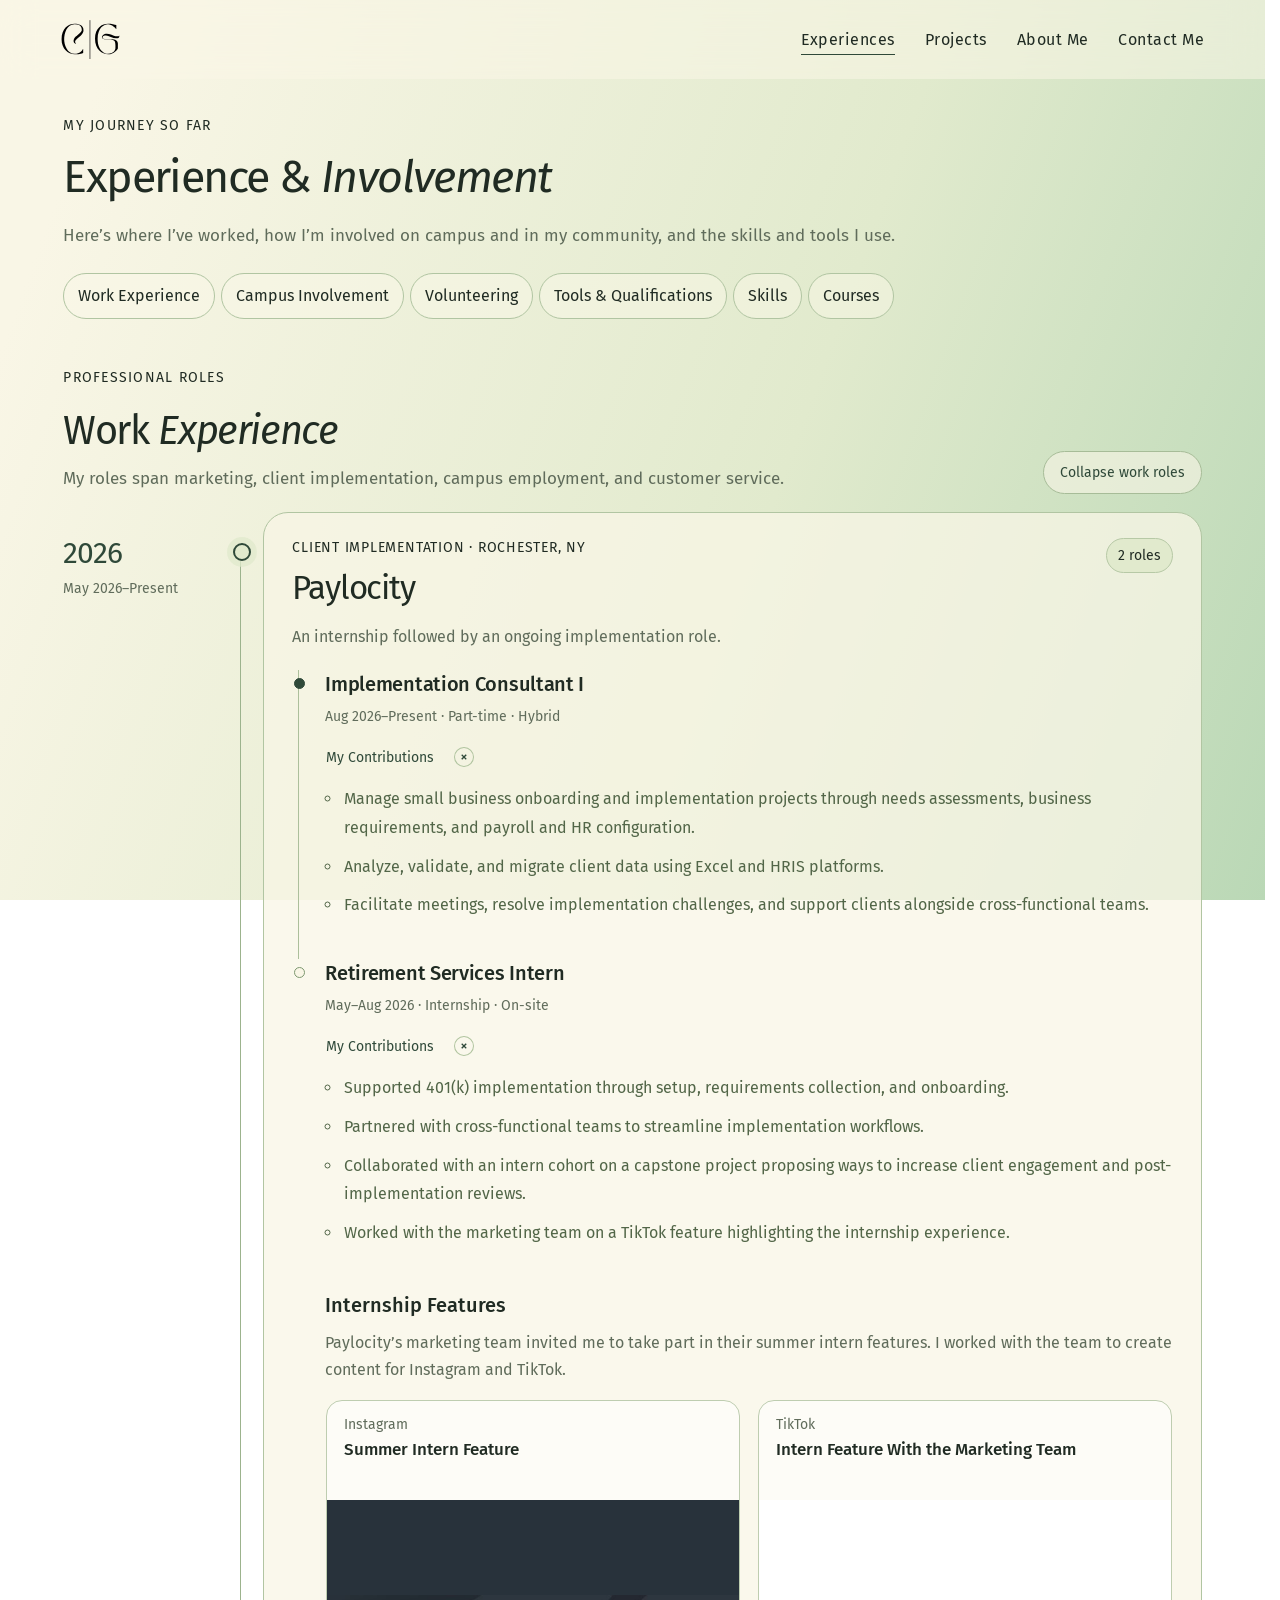
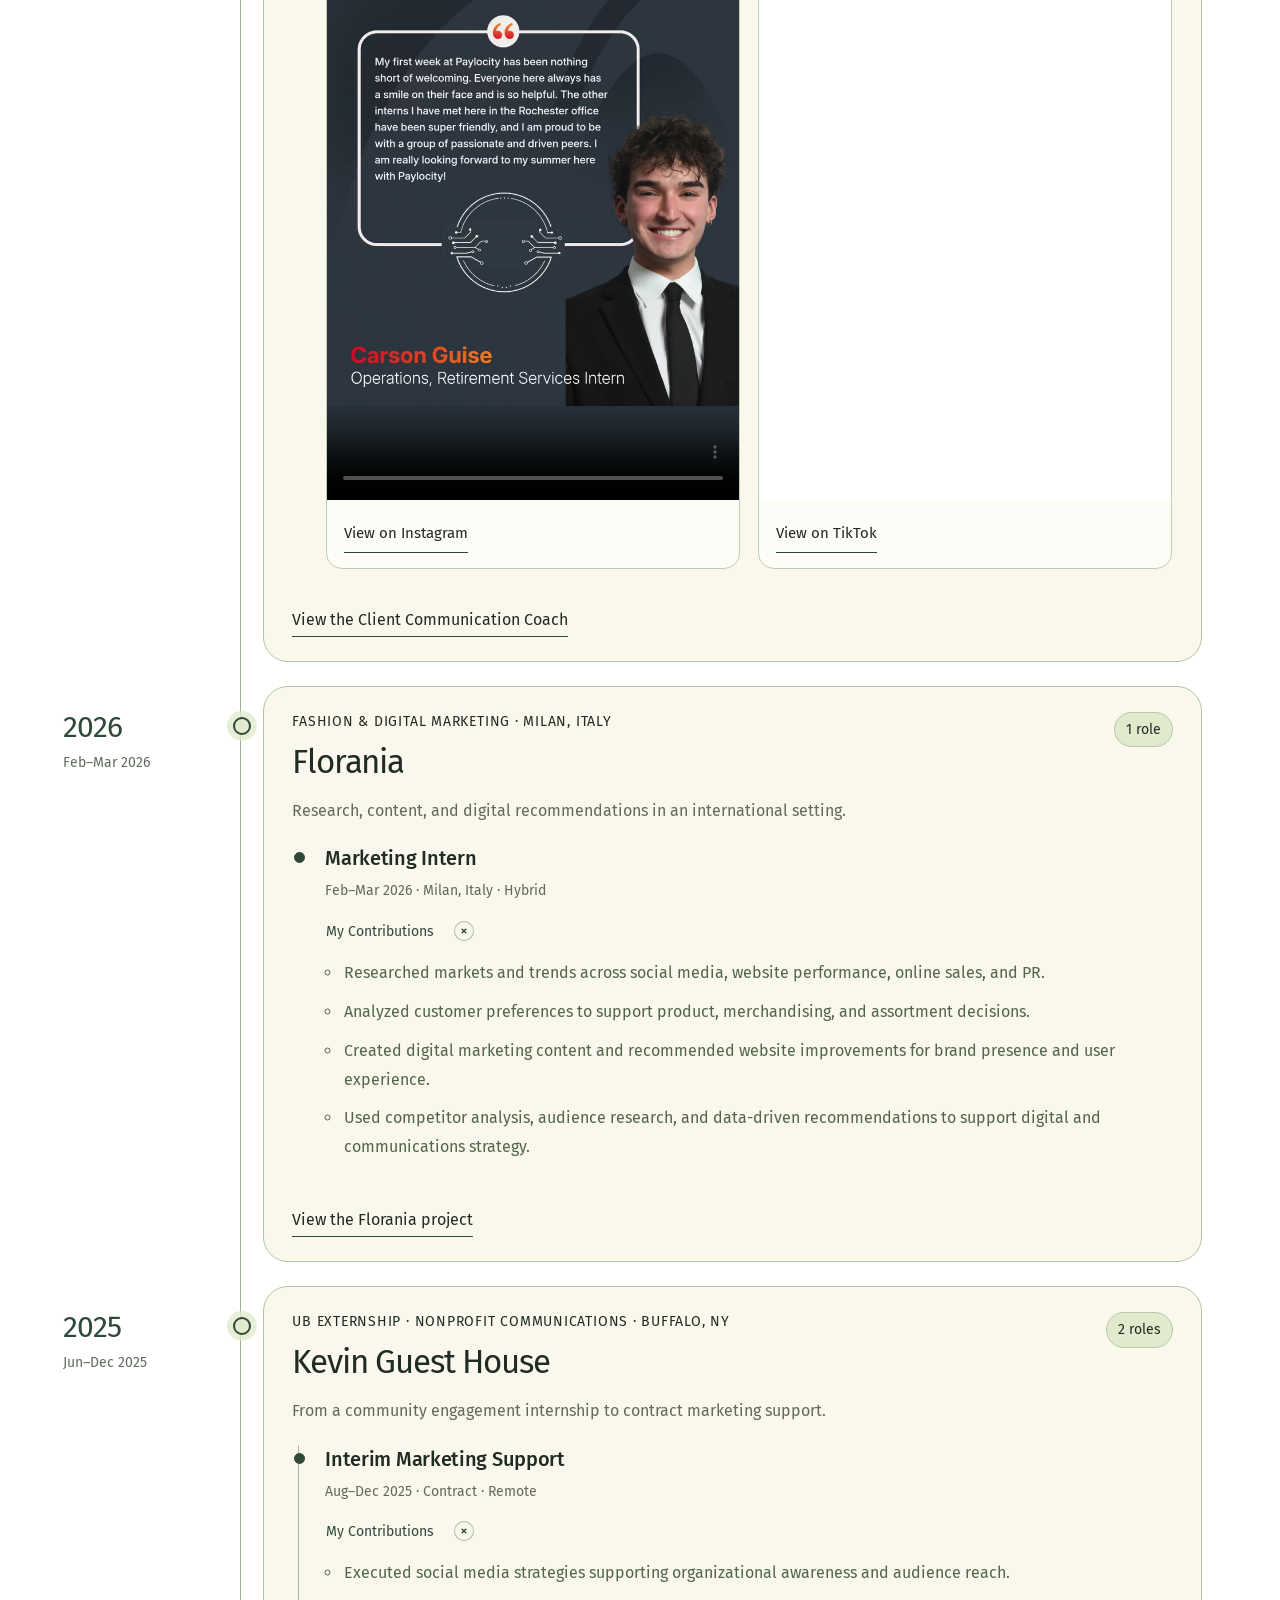
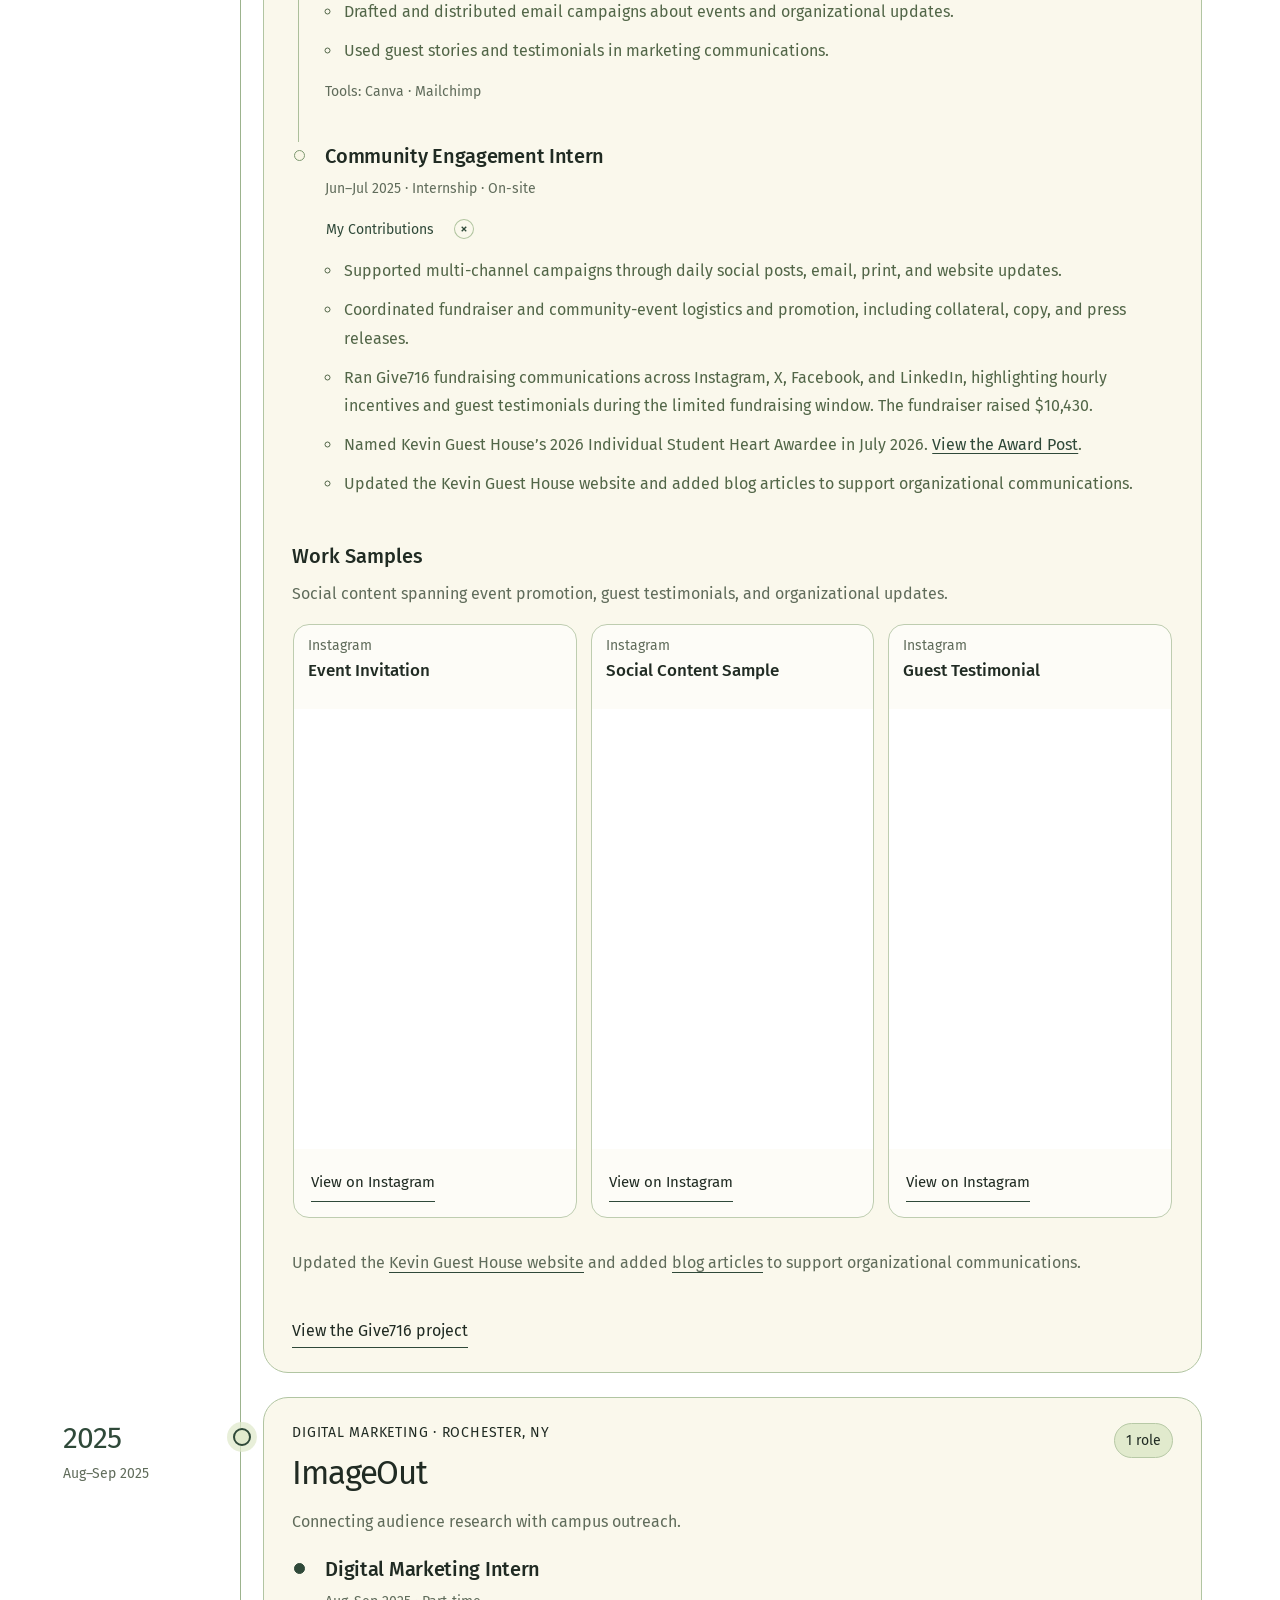
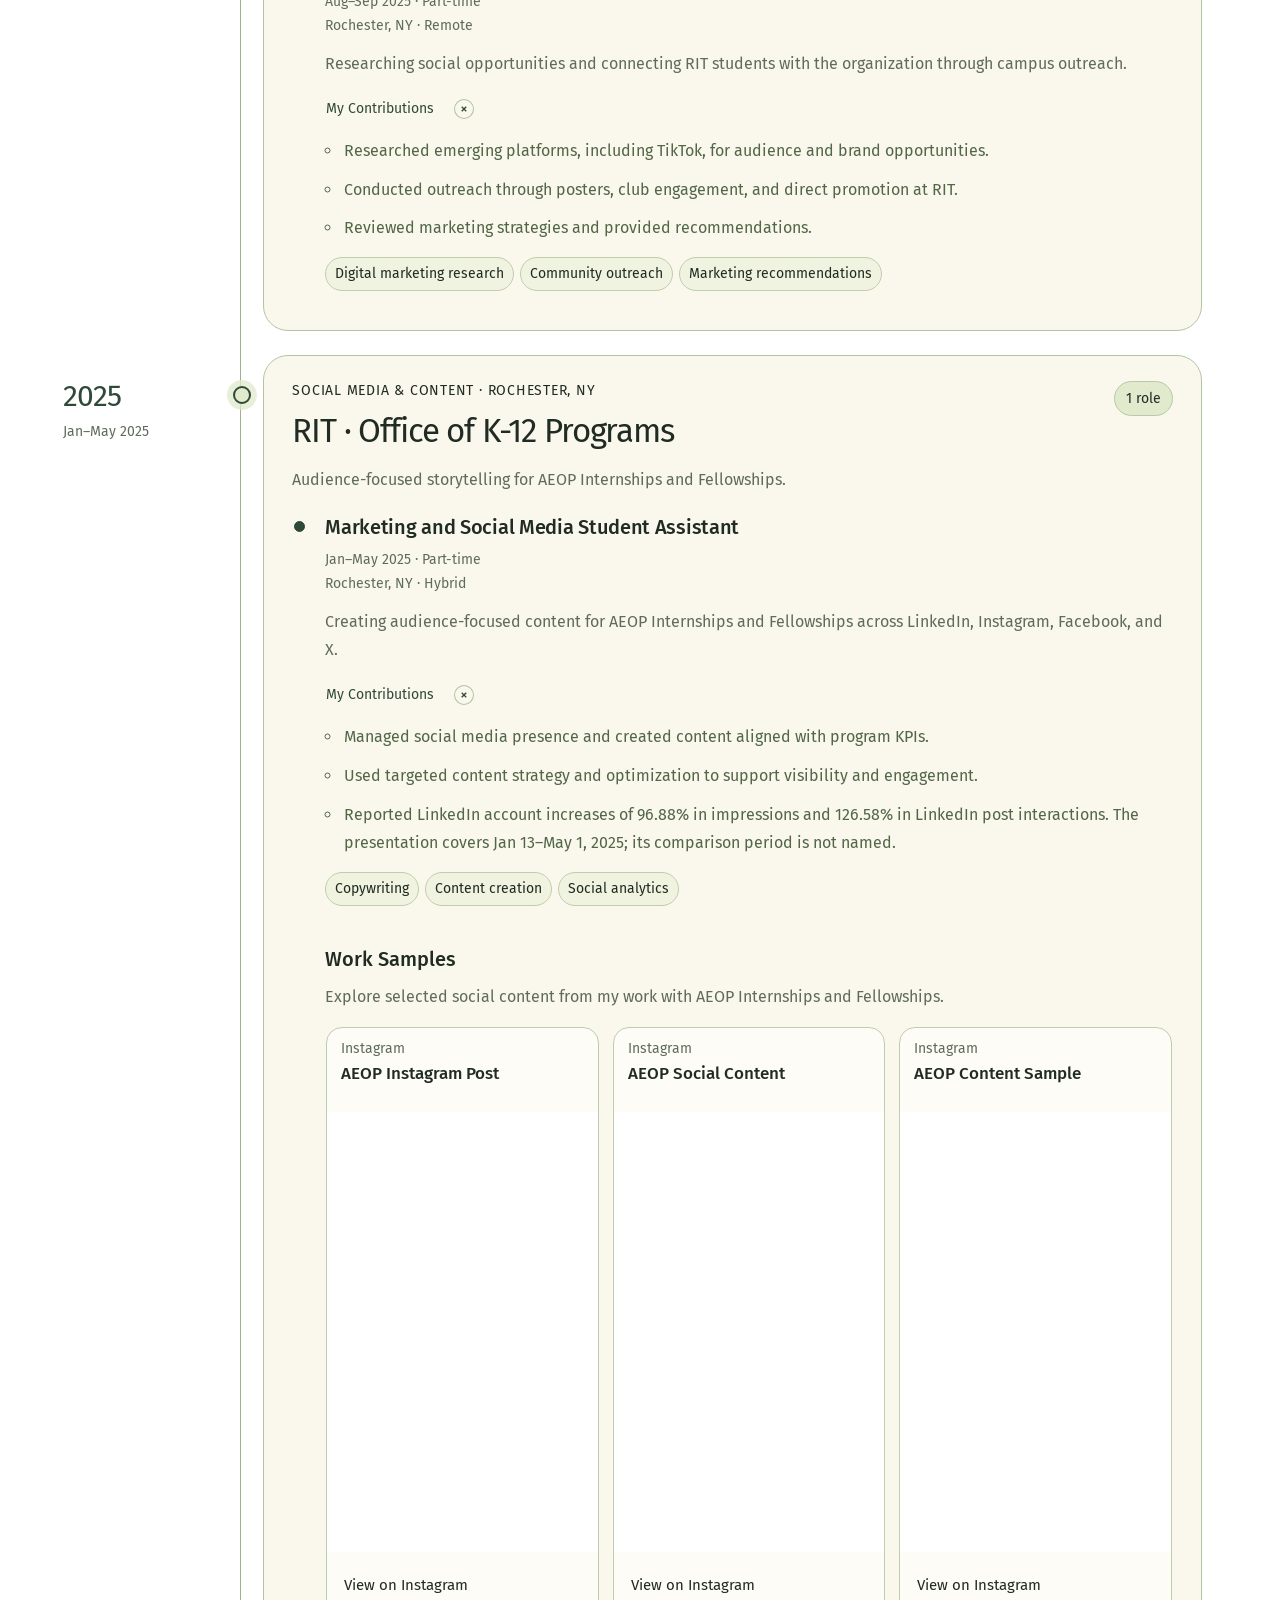
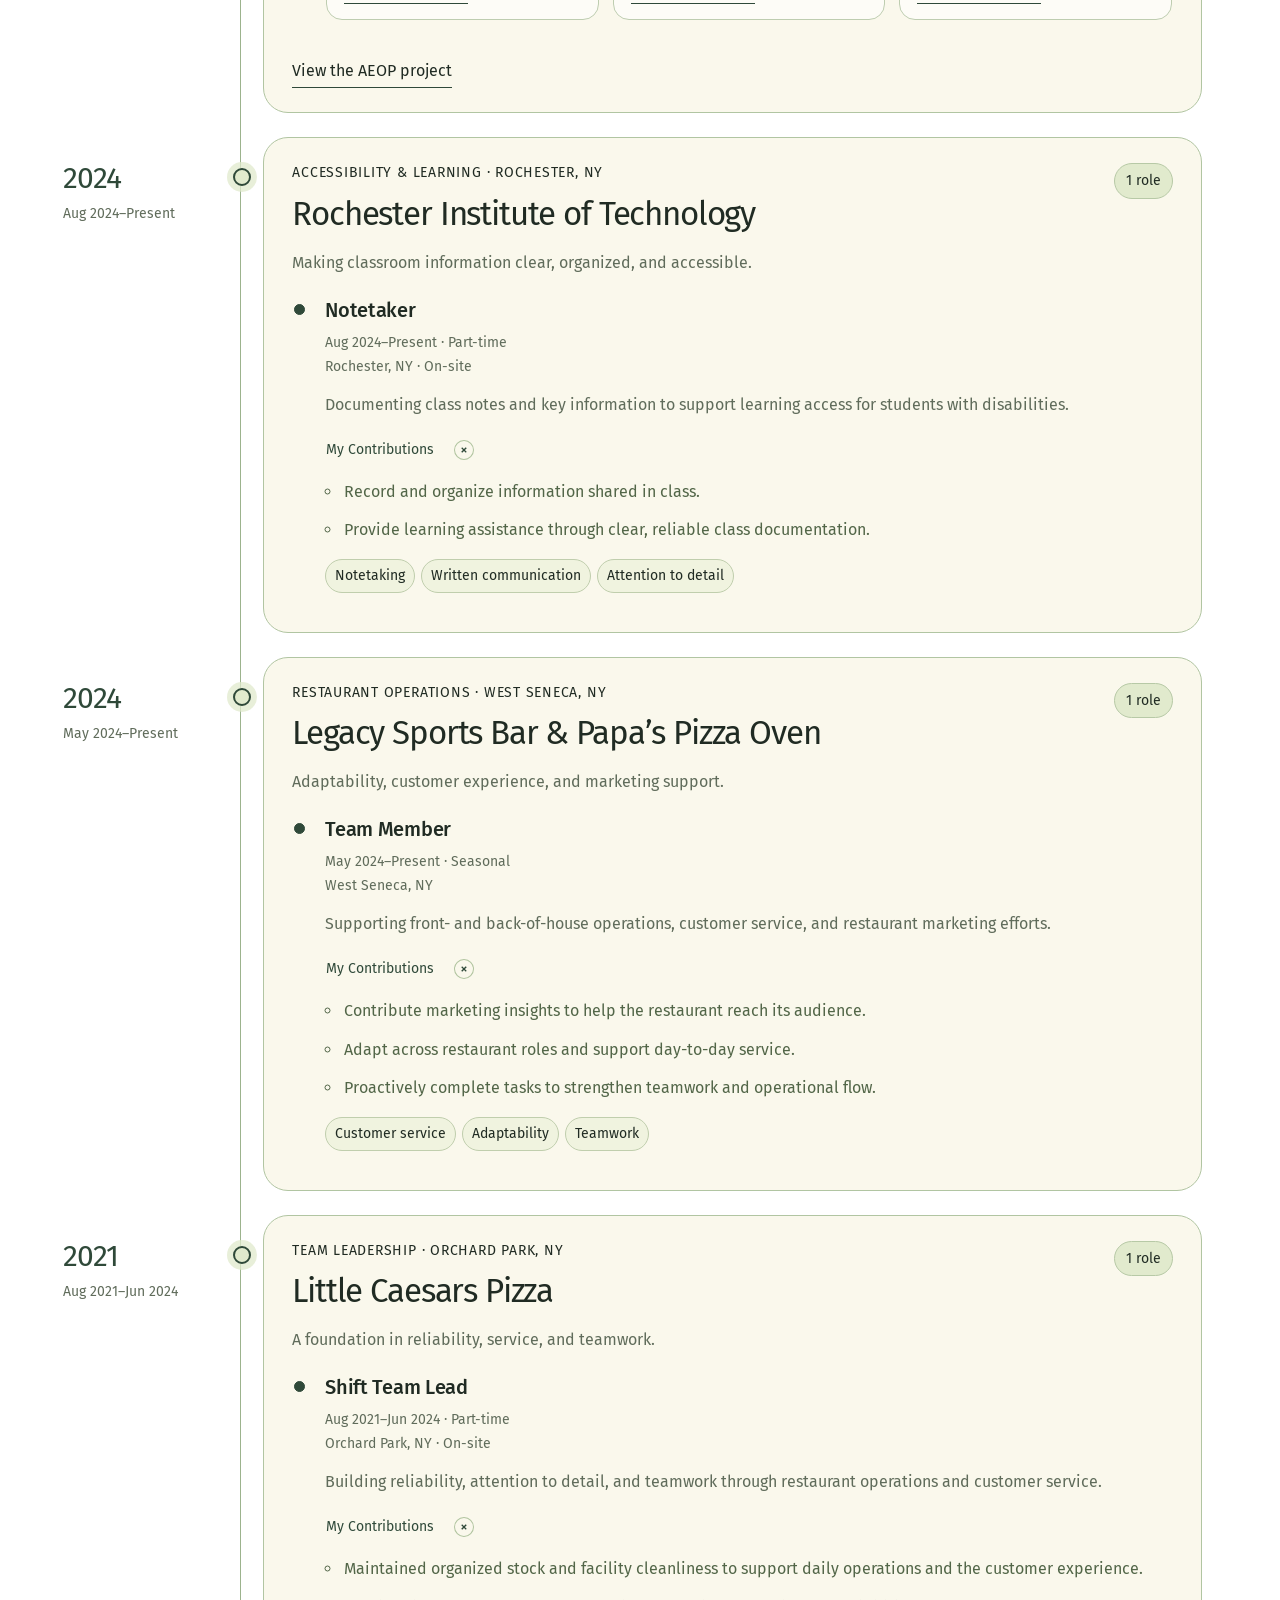
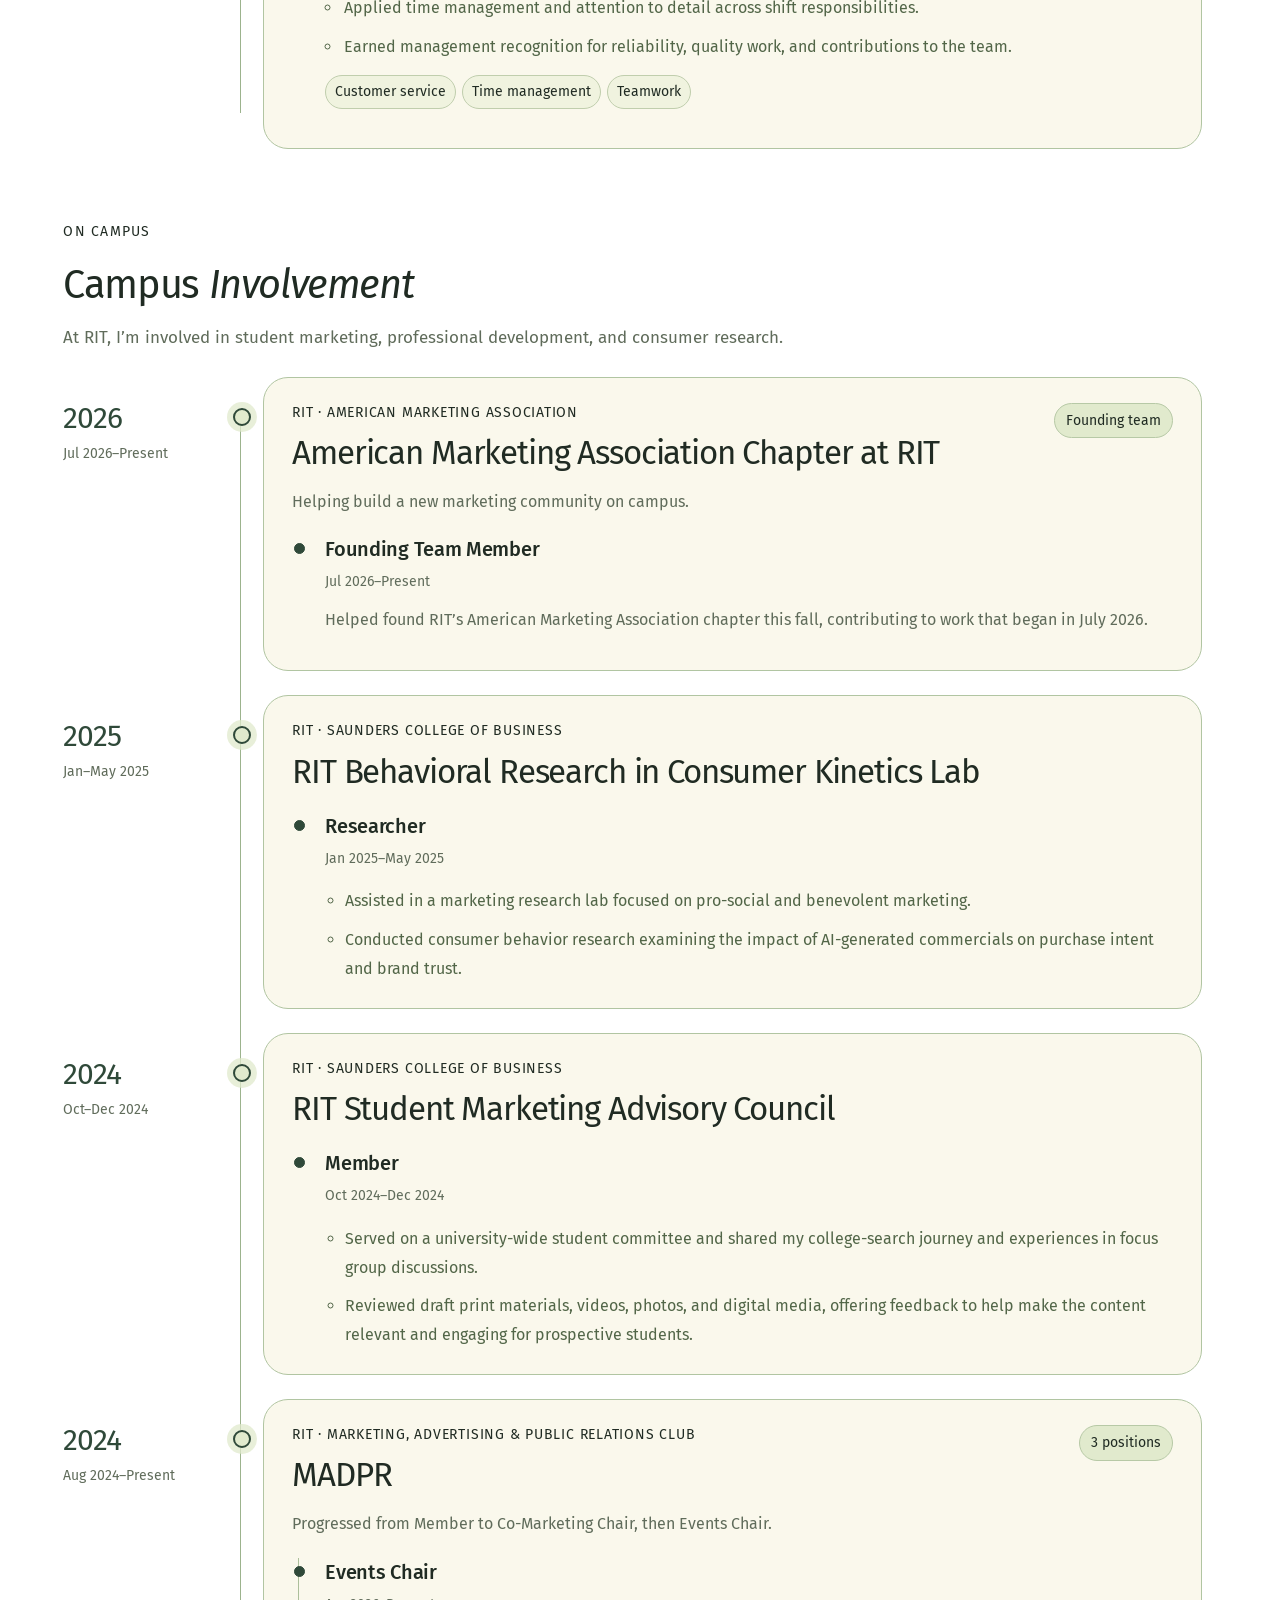
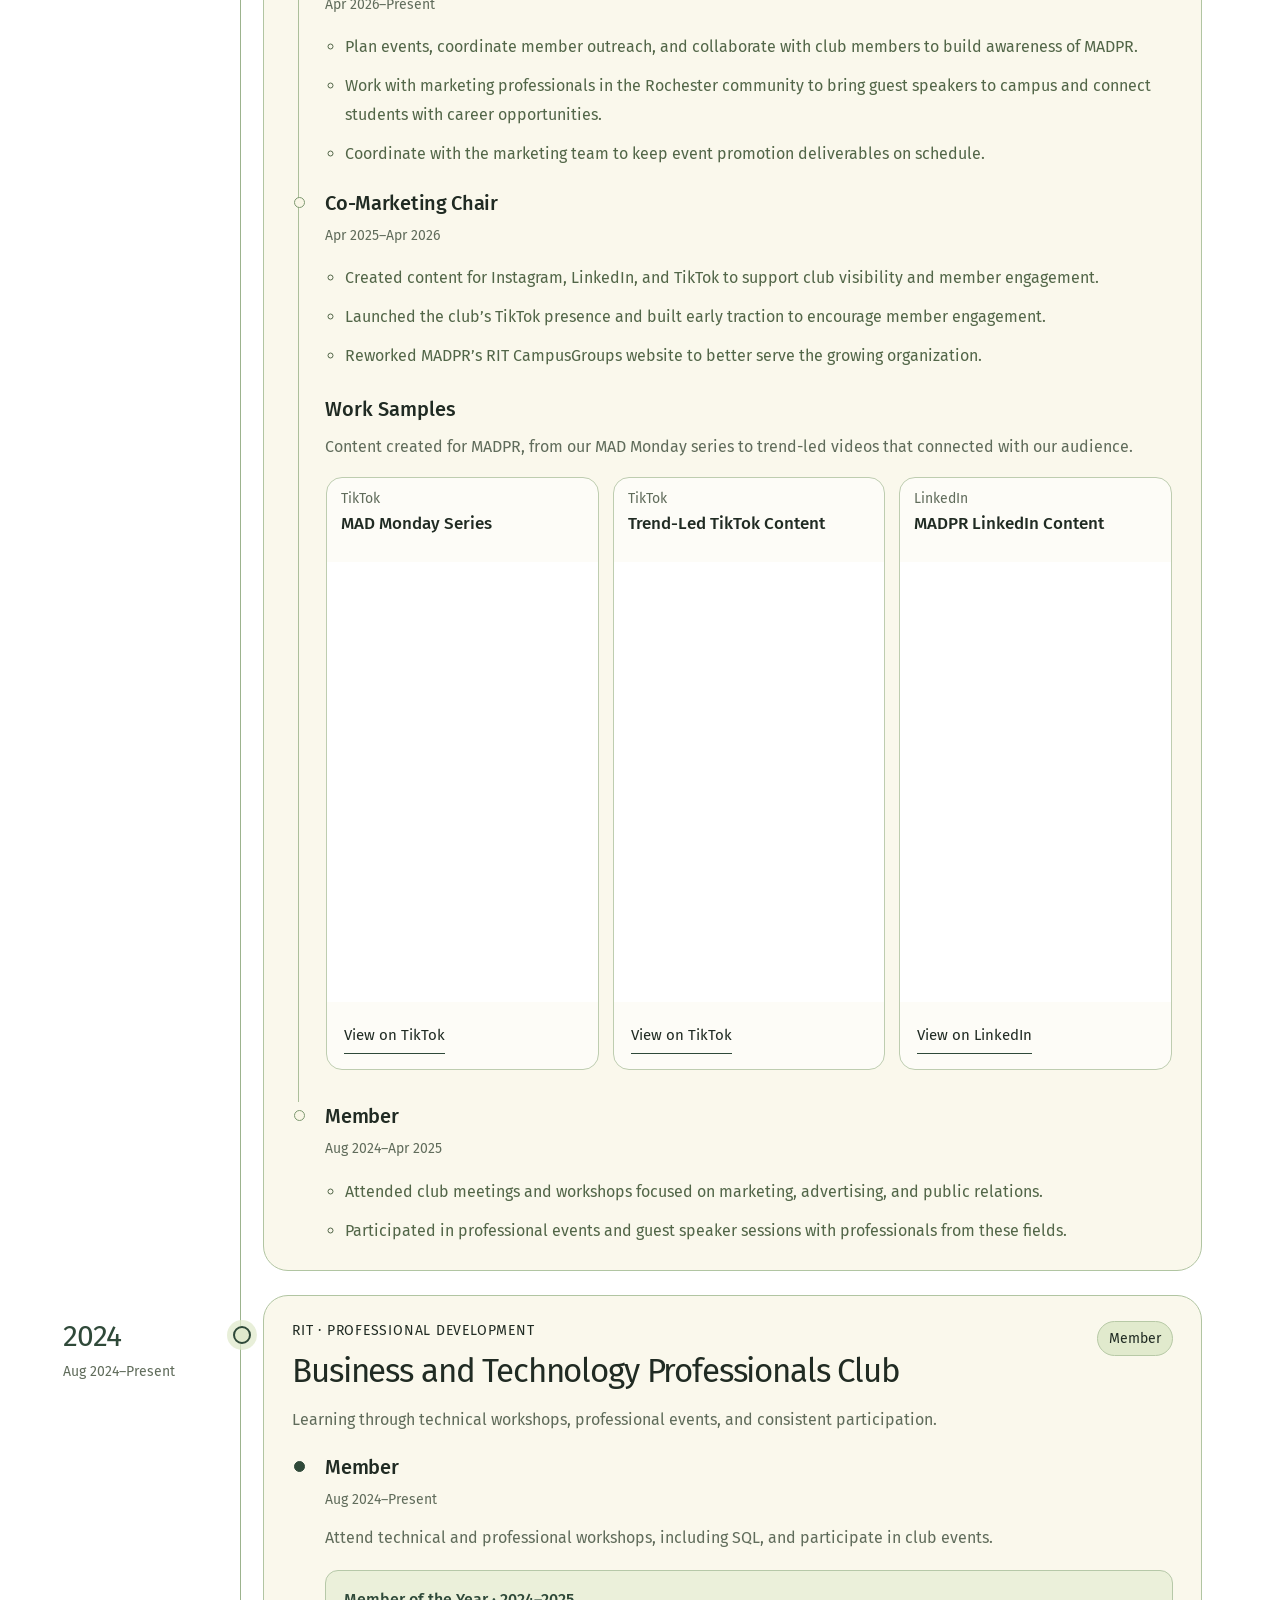
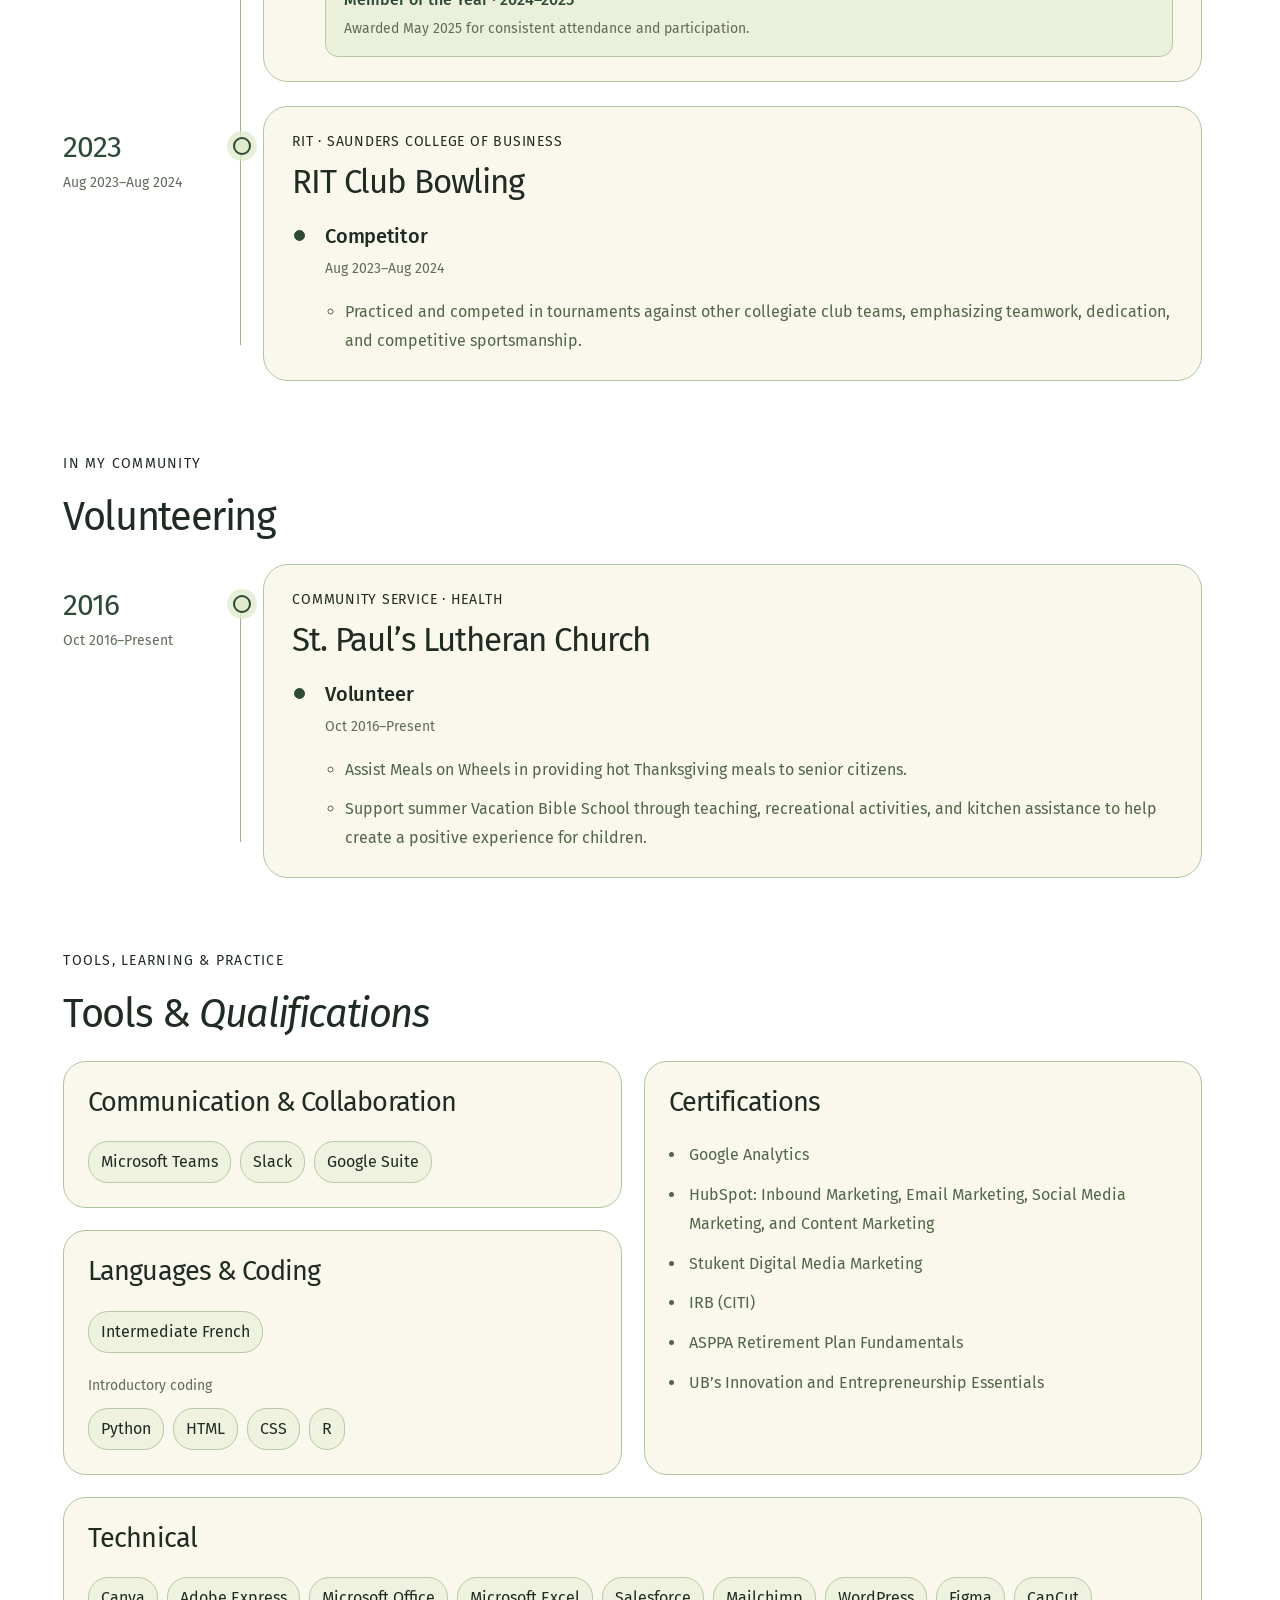
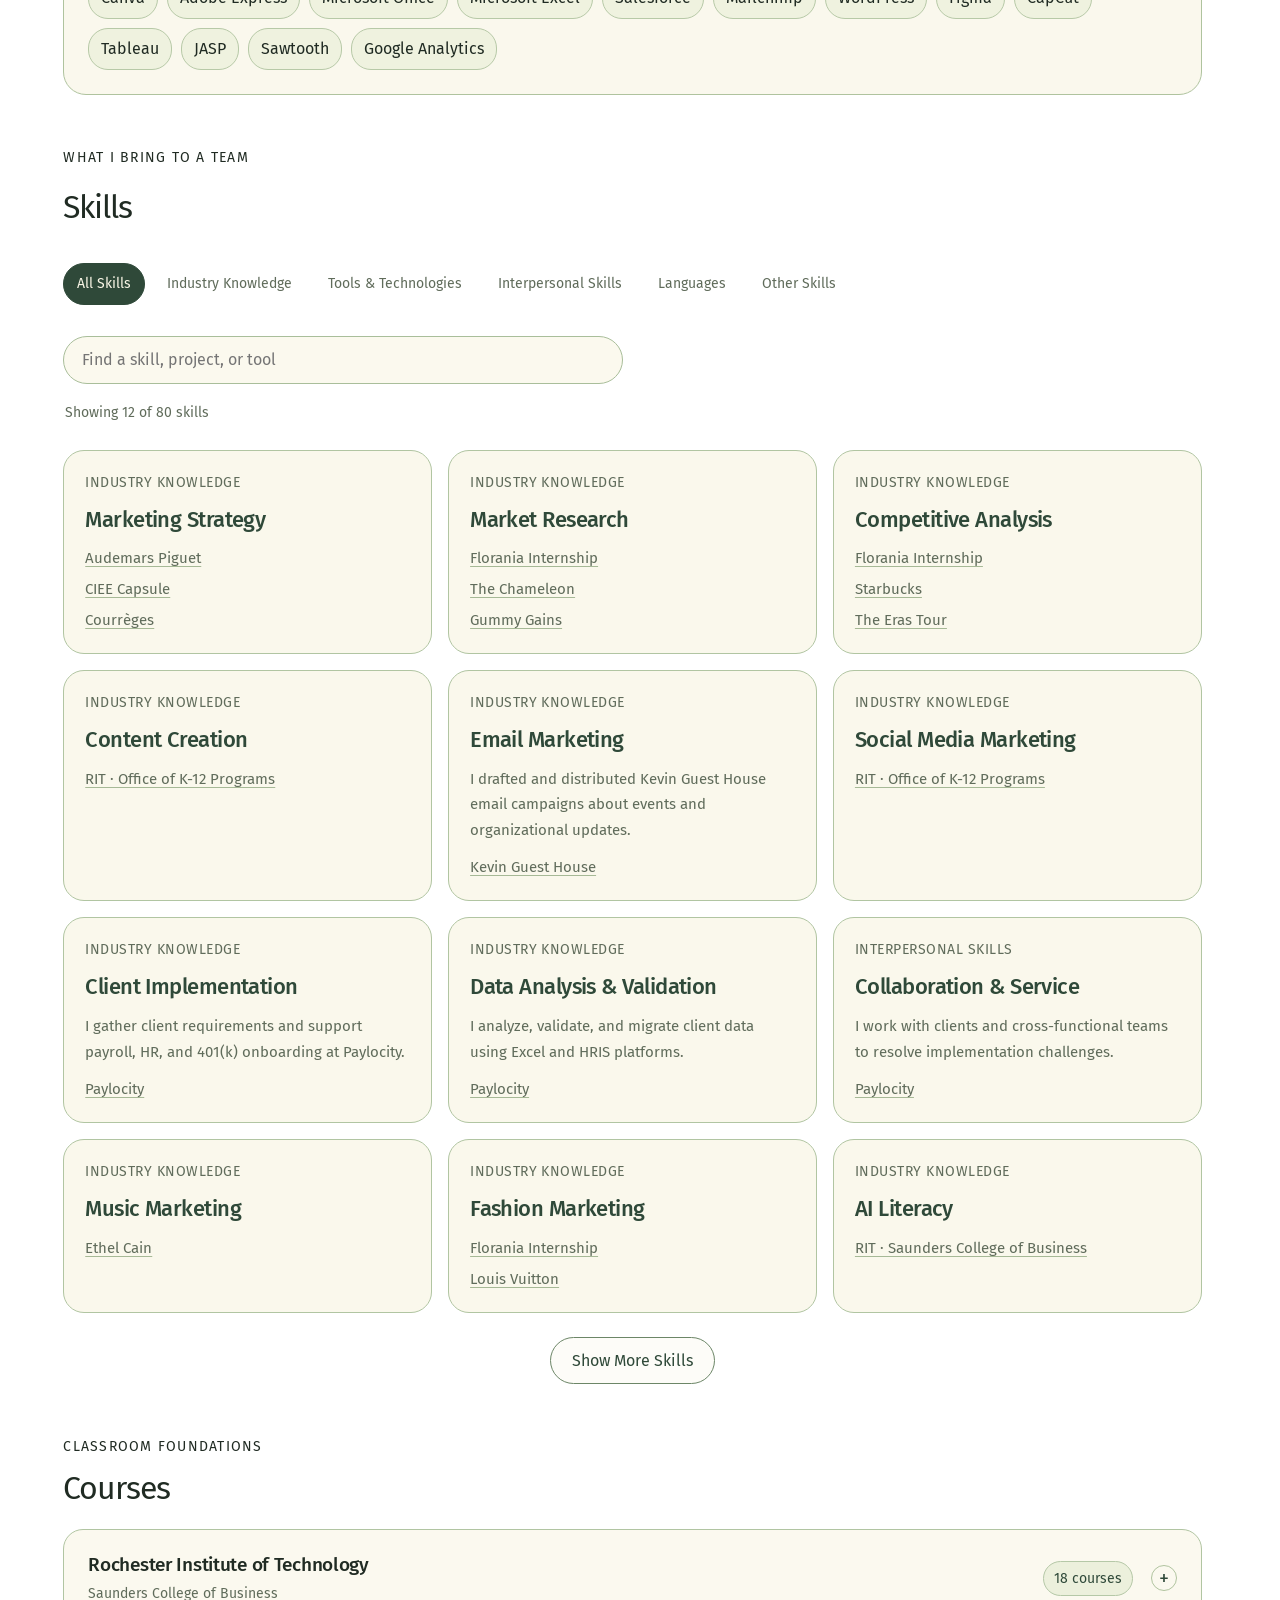
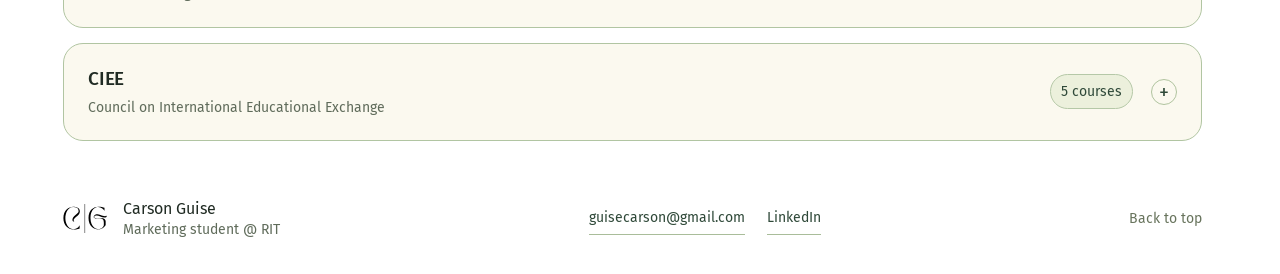
<file: experiences.html>
<!doctype html>
<html lang="en" prefix="og: https://ogp.me/ns#">
<head>
  <meta charset="utf-8">
  <meta name="viewport" content="width=device-width, initial-scale=1">
  <meta name="robots" content="noindex,nofollow">
  <meta name="description" content="Explore Carson Guise’s work experience, RIT campus involvement, tools, and qualifications.">
  <meta property="og:type" content="website">
  <meta property="og:site_name" content="Carson Guise — Marketing Portfolio">
  <meta property="og:title" content="Experiences — Carson Guise">
  <meta property="og:description" content="Explore Carson Guise’s work experience, RIT campus involvement, tools, and qualifications.">
  <meta property="og:url" content="https://carsonguise.github.io/experiences.html">
  <meta property="og:image" content="https://carsonguise.github.io/carson-guise-social-preview-v2.png">
  <meta property="og:image:secure_url" content="https://carsonguise.github.io/carson-guise-social-preview-v2.png">
  <meta property="og:image:type" content="image/png">
  <meta property="og:image:width" content="1200">
  <meta property="og:image:height" content="630">
  <meta property="og:image:alt" content="Carson Guise’s CG logo and full name on a cream-to-sage green gradient.">
  <meta name="twitter:card" content="summary_large_image">
  <meta name="twitter:title" content="Experiences — Carson Guise">
  <meta name="twitter:description" content="Explore Carson Guise’s work experience, RIT campus involvement, tools, and qualifications.">
  <meta name="twitter:image" content="https://carsonguise.github.io/carson-guise-social-preview-v2.png">
  <meta name="twitter:image:alt" content="Carson Guise’s CG logo and full name on a cream-to-sage green gradient.">
  <link rel="image_src" href="https://carsonguise.github.io/carson-guise-social-preview-v2.png">
  <meta name="theme-color" content="#f9f6e6">
  <title>Experiences — Carson Guise</title>
  <link rel="icon" href="cg-full.svg" type="image/svg+xml">
  <link rel="preload" href="FiraSans-Regular.woff" as="font" type="font/woff" crossorigin>
  <style id="portfolio-styles">
@font-face{font-family:'Fira Sans';src:url('FiraSans-Regular.woff') format('woff');font-weight:400;font-style:normal;font-display:swap}
@font-face{font-family:'Fira Sans';src:url('FiraSans-Medium.woff') format('woff');font-weight:500;font-style:normal;font-display:swap}
@font-face{font-family:'Fira Sans';src:url('FiraSans-SemiBold.woff') format('woff');font-weight:600 800;font-style:normal;font-display:swap}
@font-face{font-family:'Fira Sans';src:url('FiraSans-Italic.woff') format('woff');font-weight:400 600;font-style:italic;font-display:swap}
:root{--cream:#f9f6e6;--middle:#e1eacd;--green:#bad8b6;--forest:#2f4939;--ink:#202b23;--muted:#606c5b;--line:#cbd4bb;--soft:#edf0db;--sans:'Fira Sans',Arial,sans-serif;--serif:var(--sans)}
*{box-sizing:border-box}html{scroll-behavior:smooth;scroll-padding-top:100px}body{margin:0;background:var(--cream);color:var(--ink);font-family:var(--sans);-webkit-font-smoothing:antialiased}a{color:inherit;text-decoration:none}button,input{font:inherit}button{cursor:pointer}img{max-width:100%}button,a,input,summary{-webkit-tap-highlight-color:transparent}a:focus-visible,button:focus-visible,input:focus-visible,summary:focus-visible{outline:3px solid var(--forest);outline-offset:5px}::selection{background:var(--green);color:var(--ink)}[hidden]{display:none!important}em,.serif{font-family:var(--sans);font-style:italic;font-weight:400}p{line-height:1.7}.skip-link{position:fixed;top:-80px;left:20px;background:var(--forest);color:var(--cream);z-index:100;padding:14px 20px;border-radius:12px}.skip-link:focus{top:15px}.site-header{height:79px;padding:0 4.8%;display:flex;justify-content:space-between;align-items:center;gap:20px;border-bottom:0;position:sticky;top:0;z-index:10;background:#f9f6e6f5;backdrop-filter:blur(12px)}.identity{display:flex;align-items:center;padding:6px 0}.identity img{width:60px;height:39px;object-fit:contain}nav{display:flex;align-items:center;gap:30px;font-size:16px;font-weight:400;letter-spacing:.03em}nav a{position:relative;padding:10px 0}nav a:after{content:'';position:absolute;bottom:4px;left:0;right:100%;height:1px;background:var(--forest);transition:right .2s}nav a:hover:after{right:0}.student-label{margin:0 0 15px;display:inline-flex;align-items:center;gap:10px;font-size:16px;letter-spacing:.06em}.status-dot{width:7px;height:7px;background:var(--forest);border-radius:50%;display:inline-block}.button{display:inline-flex;align-items:center;justify-content:center;gap:28px;padding:13px 21px;font-size:16px;border:1px solid var(--forest);border-radius:30px;transition:background .2s,transform .2s}.button:hover{transform:translateY(-3px)}.button.primary{background:var(--forest);color:var(--cream)}.button.primary:hover{background:#1f3829}.button.secondary{background:#f9f6e64d;color:var(--forest);border-color:#6c8667}.button.secondary:hover{background:var(--cream)}
.page-section{padding:80px 5%}.eyebrow{text-transform:uppercase;letter-spacing:.09em;font-size:14px;font-weight:400;line-height:1.6;margin:0 0 20px;display:flex;gap:13px;align-items:center}.eyebrow>span{font-size:14px;border:1px solid #a8ba9d;border-radius:50%;width:24px;height:24px;display:inline-flex;align-items:center;justify-content:center;flex:none}.section-heading{display:flex;justify-content:space-between;align-items:flex-end;gap:30px;margin-bottom:32px}.section-heading :is(h1,h2),.about-section :is(h1,h2),.more-section h2{font-size:clamp(34px,3.5vw,51px);font-weight:400;line-height:1.13;letter-spacing:-.035em;margin:0}.section-heading>p{font-size:16px;color:var(--muted);margin:0 0 3px;max-width:280px}.work-section{background:linear-gradient(var(--cream) 35%,#edf0d9 100%)}.work-controls{display:flex;justify-content:space-between;align-items:center;gap:20px;flex-wrap:wrap;padding:18px 0;border-block:0}.filters{display:flex;flex-wrap:wrap;gap:6px}.filter{font-size:14px;line-height:1.4;border:1px solid transparent;border-radius:25px;background:transparent;color:var(--muted);padding:10px 13px;transition:background .18s,border-color .18s}.filter:hover{border-color:#a6bea0;background:var(--middle)}.filter.active{background:var(--forest);color:var(--cream);border-color:var(--forest)}.filter>span{font-size:14px;margin-left:8px;opacity:.8}.search-box{display:flex;align-items:center;gap:11px;border:1px solid #bbc9ad;background:#f9f6e670;border-radius:25px;padding:10px 14px;min-width:215px;color:#53674e}.search-box input{border:0;outline:0;background:transparent;color:var(--ink);font-size:14px;width:175px;line-height:1.4;padding:0}.search-box input::placeholder{color:#65735d}.search-box:focus-within{outline:2px solid var(--forest);outline-offset:2px}.search-box input:focus-visible{outline:0}.result-count{font-size:14px;color:var(--muted);margin:17px 2px 25px}.project-grid{display:grid;grid-template-columns:1fr 1fr;gap:27px}.project-card{min-width:0;border:1px solid #c6d1b5;border-radius:22px;background:var(--cream);overflow:hidden;transition:border-color .2s,box-shadow .2s}.project-card:hover{border-color:#91ad83;box-shadow:0 5px 16px #47613f0d}.project-open{display:block;height:100%;padding:11px}.project-open:focus-visible{outline-offset:-5px;border-radius:20px}.cover{height:310px;padding:24px 26px;position:relative;display:flex;flex-direction:column;justify-content:space-between;overflow:hidden;border-radius:14px}.cover-kicker{font-size:14px;letter-spacing:.1em;position:relative;z-index:2;line-height:1.5}.cover-foot{font-size:14px;letter-spacing:.08em;display:flex;align-items:center;justify-content:space-between;position:relative;z-index:2;line-height:1.5}.cover-foot>span{font-size:18px;line-height:.7}.aeop-cover{background:var(--forest);color:var(--cream)}.aeop-headline{font-size:clamp(30px,3.2vw,46px);line-height:1.1;letter-spacing:-.035em;font-weight:400;position:relative;z-index:1;margin-top:8px}.aeop-headline>span{color:var(--green)}.aeop-stat{display:flex;align-items:flex-end;gap:18px;position:relative;z-index:1}.aeop-stat strong{font-size:47px;font-weight:400;letter-spacing:-.055em;line-height:1.2;color:var(--green)}.aeop-stat strong span{font-size:28px}.aeop-stat>span{font-size:14px;max-width:90px;line-height:1.5;padding-bottom:7px}.aeop-cover:after{content:'';position:absolute;height:275px;width:275px;right:-170px;top:40px;border:1px solid #a9c4a15c;border-radius:50%;box-shadow:0 0 0 25px #2f4939,0 0 0 26px #a9c4a13c,0 0 0 51px #2f4939,0 0 0 52px #a9c4a13c}.gummy-cover{background:var(--middle);color:var(--forest)}.gummy-word{font-size:43px;line-height:1.05;letter-spacing:-.045em;position:relative;z-index:1}.gummy-shapes{position:absolute;display:flex;gap:10px;right:23px;bottom:51px;transform:rotate(-15deg)}.gummy-shapes i{width:58px;height:85px;border-radius:25px;background:#90b28a;box-shadow:inset 3px 4px 6px #ffffff60,inset -5px -5px 8px #254c2625}.gummy-shapes i:nth-child(2){background:var(--green);margin-top:-18px}.gummy-shapes i:nth-child(3){background:#799e74}.gummy-shapes i:nth-child(4){background:#c7dbb2;margin-top:-18px}.chanel-cover{padding:0;background:#e2b8c7}.chanel-cover>img{width:100%;height:100%;object-fit:cover;object-position:center 6%;transition:transform .35s}.concept-badge{position:absolute;left:14px;bottom:14px;border:1px solid #f9f6e6c0;border-radius:20px;background:var(--cream);padding:8px 12px;color:var(--ink);font-size:14px;letter-spacing:.04em;line-height:1.4}.eras-cover{background:#c9dbc1;color:var(--forest)}.ticket-art{position:relative;background:var(--cream);border:1px solid #738a66;border-radius:10px;padding:17px 23px;margin:9px 9px;transform:rotate(-4deg)}.ticket-art:before,.ticket-art:after{content:'';position:absolute;width:20px;height:20px;border:1px solid #738a66;background:#c9dbc1;border-radius:50%;top:calc(50% - 10px)}.ticket-art:before{left:-11px;clip-path:inset(0 0 0 50%)}.ticket-art:after{right:-11px;clip-path:inset(0 50% 0 0)}.ticket-art>span{font-size:14px;letter-spacing:.08em}.ticket-art strong{display:block;font-size:37px;line-height:1.1;letter-spacing:-.04em;font-weight:400;margin:20px 0 17px}.ticket-bottom{display:flex;justify-content:space-between;align-items:center;gap:15px;border-top:1px dashed #879c77;padding-top:12px;font-size:14px;letter-spacing:.04em}.barcode{width:80px;height:23px;display:inline-block;background:repeating-linear-gradient(90deg,var(--forest) 0 1px,transparent 1px 3px,var(--forest) 3px 5px,transparent 5px 6px,var(--forest) 6px 7px,transparent 7px 10px)}.kgh-cover{background:#dbe6c8;color:var(--forest)}.kgh-headline{font-size:43px;line-height:1.06;letter-spacing:-.035em;margin-top:8px;position:relative;z-index:1}.kgh-total{display:flex;flex-direction:column;gap:6px;position:relative;z-index:1}.kgh-total strong{font-weight:400;letter-spacing:-.055em;font-size:58px;line-height:1.1}.kgh-total>span{font-size:14px;letter-spacing:.1em}.kgh-cover:after{content:'♡';font-size:250px;position:absolute;right:20px;top:55px;line-height:1;color:#bdd2b08c;transform:rotate(10deg)}.ethel-cover{background:#bad8b6;color:#2c4731}.ethel-word{font-size:53px;line-height:.98;letter-spacing:-.055em;position:relative;z-index:1}.ethel-path{display:flex;gap:13px;align-items:center;position:relative;z-index:1}.ethel-path span{font-size:14px}.ethel-path i{font-size:17px;font-style:normal}.ethel-cover:after{content:'';height:280px;width:280px;border:1px solid #486c4b50;border-radius:50%;position:absolute;right:-155px;top:40px;box-shadow:0 0 0 18px #bad8b6,0 0 0 19px #486c4b30,0 0 0 38px #bad8b6,0 0 0 39px #486c4b30}.card-meta,.card-title-row,.card-subtitle,.card-summary,.card-bottom{margin-left:13px;margin-right:13px}.card-meta{display:flex;justify-content:space-between;gap:12px;margin-top:20px;margin-bottom:13px;font-size:14px;line-height:1.5;letter-spacing:.015em;color:var(--muted)}.card-meta>span:last-child{white-space:nowrap}.card-title-row{display:flex;justify-content:space-between;align-items:center;gap:12px}.card-title-row h2{font-size:28px;font-weight:400;letter-spacing:-.035em;margin:0}.card-subtitle{font-size:19px;font-weight:400;font-style:italic;line-height:1.35;letter-spacing:-.025em;margin-top:7px;margin-bottom:12px}.card-summary{color:var(--muted);font-size:16px;line-height:1.7;max-width:470px;margin-top:0;margin-bottom:21px;min-height:41px}.card-bottom{display:flex;justify-content:space-between;align-items:flex-start;gap:20px;padding:15px 0 10px;border-top:1px solid var(--line);font-size:14px;line-height:1.5}.card-bottom>span:first-child{font-weight:500}.card-bottom>span:last-child{white-space:nowrap;color:var(--forest)}.empty-state{text-align:center;background:var(--middle);border-radius:25px;padding:50px 20px}.empty-state>span{font-size:50px;line-height:1}.empty-state h3{font-weight:400;font-size:29px;letter-spacing:-.035em;margin:15px 0}.empty-state p{font-size:16px;color:var(--muted);margin-bottom:25px}
.about-section{display:grid;grid-template-columns:1.4fr 1fr;gap:9%;align-items:center;border-top:0;padding-top:90px;padding-bottom:85px}.about-intro :is(h1,h2){margin-bottom:25px}.about-intro :is(h1,h2) em,.more-section h2 em{color:#658a5c}.about-intro>p{font-size:17px;line-height:1.8;color:#4f604a;max-width:590px;margin:0 0 19px}.about-intro>.about-lead{font-size:22px;line-height:1.4;letter-spacing:-.02em;color:var(--ink);margin:0 0 23px}.about-intro>.eyebrow{font-size:14px;margin-bottom:20px}.about-tags{display:flex;gap:7px;flex-wrap:wrap;margin:22px 0 17px}.about-tags>span{border:1px solid #bfceaf;border-radius:22px;padding:8px 12px;font-size:14px;background:#e1eacd60}.text-link{display:inline-flex;align-items:center;justify-content:space-between;gap:35px;border-bottom:1px solid var(--forest);padding:7px 0;font-size:16px}.text-link>span{font-size:16px}.portrait{position:relative;margin:0 0 30px}.portrait>img{display:block;aspect-ratio:3/4;object-fit:cover;object-position:50% 30%;width:100%;height:auto;border-radius:46px;box-shadow:11px 12px 0 var(--middle)}.portrait figcaption{position:absolute;bottom:-22px;right:18px;background:var(--green);border:1px solid #8aa881;border-radius:14px;padding:13px 21px;transform:rotate(5deg);font-size:17px;box-shadow:2px 3px 0 #354a2c15}.portrait figcaption>span{margin-left:24px;font-size:23px}
.experience-section{background:var(--middle);border-block:0}.more-section{display:grid;grid-template-columns:1fr 1.2fr;gap:7%;align-items:center;padding-top:75px;padding-bottom:75px}.more-heading>p:last-child{font-size:17px;color:var(--muted);line-height:1.8;margin:22px 0 0}.music-note{display:grid;grid-template-columns:150px 1fr;gap:26px;align-items:center;background:#e1eacd80;border:1px solid var(--line);border-radius:28px;padding:28px;position:relative}.music-note>.record{width:150px;height:150px;border-radius:50%;background:repeating-radial-gradient(circle,#2f4939 0 3px,#3a5141 3px 4px,#2f4939 4px 7px);display:grid;place-items:center;transform:rotate(-10deg);box-shadow:3px 6px 0 #354a2c1a}.record>span{display:grid;place-content:center;width:60px;height:60px;line-height:1.3;border-radius:50%;background:var(--green);text-align:center;font-size:14px;letter-spacing:.04em;color:var(--forest)}.music-note .eyebrow{font-size:14px;letter-spacing:.07em;margin-bottom:9px}.music-note h3{font-size:33px;font-weight:400;line-height:1.06;letter-spacing:-.04em;margin:0 0 15px}.music-note p:last-child{font-size:14px;line-height:1.75;color:#53664a;margin:0}.contact-section{background:linear-gradient(120deg,var(--middle),var(--green));border-block:0;padding-top:55px;padding-bottom:50px}.contact-heading :is(h1,h2){font-size:clamp(50px,6.4vw,90px);line-height:1.02;font-weight:400;letter-spacing:-.05em;margin:20px 0 40px;position:relative;max-width:950px}.contact-heading :is(h1,h2)>span{display:inline-flex;align-items:center;justify-content:center;width:80px;height:80px;border:1px solid #92ab83;border-radius:50%;font-size:47px;line-height:1;transform:rotate(7deg);margin-left:20px;vertical-align:middle}.contact-bottom{display:flex;justify-content:space-between;align-items:flex-end;gap:30px}.contact-bottom>p{font-size:16px;color:#486140;margin:0;line-height:1.7}.contact-links{display:flex;gap:35px;flex-wrap:wrap;align-items:center}.contact-links a{font-size:16px;padding:10px 0;border-bottom:1px solid #7d9d70;display:flex;justify-content:space-between;gap:35px}.contact-links a span{font-size:18px}.contact-links .email-link{font-size:18px;letter-spacing:-.02em}footer{padding:28px 5%;display:flex;justify-content:space-between;align-items:center;gap:25px;font-size:14px;color:#68745d}.footer-brand{display:flex;align-items:center;gap:15px;font-size:16px;color:var(--ink)}.footer-brand img{width:45px;height:29px;object-fit:contain}.footer-brand small{font-size:14px;color:var(--muted);display:inline-block;margin-top:3px}
body.dialog-open{overflow:hidden}dialog{border:1px solid #b9c9a8;border-radius:22px;background:var(--cream);color:var(--ink);width:min(1000px,calc(100% - 50px));max-height:92dvh;margin:auto;padding:0;overscroll-behavior:contain;box-shadow:0 20px 100px #172b2a40}dialog::backdrop{background:#1d3024a6;backdrop-filter:blur(6px)}.dialog-top{position:sticky;top:0;z-index:5;display:flex;justify-content:space-between;align-items:center;background:var(--cream);border-bottom:0;padding:13px 32px;font-size:14px;letter-spacing:.07em;gap:20px}.dialog-top>button{background:var(--middle);border:1px solid var(--line);border-radius:20px;padding:8px 13px;font-size:14px;display:flex;align-items:center;gap:14px;color:var(--ink)}.dialog-top>button span{font-size:20px;line-height:.7}.case-header{padding:35px 50px 30px}.case-header .eyebrow{font-size:14px;margin-bottom:15px;color:var(--muted)}.case-header h2{font-size:55px;letter-spacing:-.05em;line-height:1.05;font-weight:400;margin:0 0 15px}.case-subtitle{font-size:25px;line-height:1.3;letter-spacing:-.02em;margin:0 0 25px}.case-tags{display:flex;justify-content:space-between;align-items:center;gap:17px;font-size:14px;line-height:1.5}.case-tags>span{border:1px solid #b2c69d;background:#e1eacd70;border-radius:20px;padding:8px 13px}.case-tags button{border:0;border-bottom:1px solid #b2c69d;background:none;padding:8px 0;font-size:14px;white-space:nowrap;color:var(--ink)}.detail-cover{height:350px;margin:0 30px;padding:30px 38px;border-radius:16px}.detail-cover .aeop-headline{font-size:51px}.detail-cover .gummy-word{font-size:57px}.detail-cover .gummy-shapes{right:70px;bottom:60px;gap:13px}.detail-cover .gummy-shapes i{width:85px;height:125px;border-radius:40px}.detail-cover .ticket-art{max-width:460px;align-self:center;width:90%}.detail-cover .ethel-word{font-size:62px}.case-body{padding:35px 50px 40px}.case-context{display:grid;grid-template-columns:1.5fr 1fr;gap:40px;padding-bottom:25px;border-bottom:0}.case-context .eyebrow{font-size:14px;margin-bottom:11px}.case-body p{font-size:16px;line-height:1.8;color:#53644b;margin-top:0}.case-section{display:grid;grid-template-columns:30px 1fr;gap:17px;margin-top:33px}.section-number{font-size:14px;line-height:1.7;border:1px solid #b0c59b;background:var(--middle);border-radius:50%;display:flex;align-items:center;justify-content:center;height:24px;width:24px}.case-section h3{font-size:23px;font-weight:400;line-height:1.2;letter-spacing:-.035em;margin:0 0 17px}.case-section ol{padding-left:17px;margin:0}.case-section li{font-size:16px;line-height:1.75;color:#53644b;padding-left:5px;margin-bottom:11px}.insight-box{background:var(--middle);border:1px solid #c1d0ad;border-radius:19px;padding:25px 28px;margin-top:31px}.insight-box .eyebrow{font-size:14px;color:#4d6443;margin-bottom:13px}.insight-box>p:last-child{font-size:22px;line-height:1.45;letter-spacing:-.025em;color:var(--ink);margin:0}.case-metrics{display:flex;gap:40px;margin:22px 0 25px;flex-wrap:wrap}.case-metrics>div{display:flex;flex-direction:column;gap:7px}.case-metrics strong{font-size:41px;font-weight:400;letter-spacing:-.055em;line-height:1.1;color:var(--forest)}.case-metrics span{font-size:14px;color:var(--muted)}.deliverables{display:flex;gap:10px;flex-wrap:wrap;margin-top:20px}.deliverables>span{font-size:14px;line-height:1.5;padding:8px 12px;background:#e1eacd60;border:1px solid #c1d0ad;border-radius:10px}.skills{display:flex;flex-wrap:wrap;gap:8px}.skills>span{border:1px solid #adc59f;background:#e1eacd60;border-radius:24px;padding:9px 14px;font-size:14px;line-height:1.5}.case-figure{margin:32px 0 20px}.case-figure img{width:100%;height:auto;border-radius:13px;border:1px solid var(--line)}.case-figure figcaption{font-size:14px;line-height:1.7;color:var(--muted);padding:10px 3px 0}.case-figure figcaption a{text-decoration:underline}.source-details{border-top:0;margin-top:31px;padding-top:19px}.source-details summary{font-size:14px;cursor:pointer;padding:7px 0;color:var(--muted)}.source-details p{font-size:14px;margin:14px 0 0}.source-details .text-link{font-size:14px;margin-top:15px}.case-navigation{display:flex;align-items:center;justify-content:space-between;border-top:0;padding:20px 32px;gap:17px;background:#e1eacd50}.case-navigation button{border:1px solid #bbceab;background:var(--cream);border-radius:24px;font-size:14px;padding:10px 15px;color:var(--ink);transition:background .2s}.case-navigation button:hover{background:var(--green)}.case-navigation>span{font-size:14px;color:var(--muted)}.toast{position:fixed;bottom:25px;left:50%;transform:translate(-50%,15px);background:var(--forest);color:var(--cream);padding:13px 22px;border-radius:25px;font-size:16px;line-height:1.5;box-shadow:0 4px 20px #21382220;opacity:0;pointer-events:none;transition:.2s;z-index:100;width:max-content;max-width:90%}.toast.visible{opacity:1;transform:translate(-50%,0)}.dialog-toast{position:sticky;bottom:15px;margin:-58px auto 15px;left:auto;transform:translateY(15px);text-align:center;z-index:10}.dialog-toast.visible{transform:translateY(0)}.copy-fallback{position:absolute;left:0;top:0;width:1px;height:1px;opacity:.01}
@media(min-width:1500px){.site-header,.page-section,footer{padding-left:max(5%,calc((100vw - 1350px)/2));padding-right:max(5%,calc((100vw - 1350px)/2))}.cover{height:350px}}
@media(max-width:1100px){nav{gap:23px;font-size:16px}.section-heading :is(h1,h2),.about-section :is(h1,h2),.more-section h2{font-size:39px}.work-controls{gap:12px}.cover{height:290px;padding:22px}.aeop-headline{font-size:36px}.gummy-word{font-size:36px}.gummy-shapes{right:16px;bottom:45px;gap:7px}.gummy-shapes i{width:48px;height:75px}.ticket-art{padding:15px 19px;margin:10px 4px}.ticket-art strong{font-size:31px}.kgh-headline{font-size:35px}.kgh-total strong{font-size:50px}.ethel-word{font-size:46px}.cover-foot{font-size:14px}.card-title-row h2{font-size:25px}.card-subtitle{font-size:18px}.about-section{gap:6%}.more-section{grid-template-columns:1fr 1.2fr;gap:5%}.music-note{grid-template-columns:105px 1fr;gap:20px;padding:23px}.music-note>.record{width:105px;height:105px}.record>span{width:48px;height:48px;font-size:14px}.music-note h3{font-size:29px}.contact-links{gap:25px}.contact-links .email-link{font-size:17px}}
@media(max-width:800px){html{scroll-padding-top:90px}.site-header{height:auto;min-height:75px;padding:15px 5%;gap:20px}.identity img{width:48px;height:32px}nav{gap:15px;font-size:14px;letter-spacing:0}.student-label{font-size:14px}.page-section{padding-top:60px;padding-bottom:60px}.section-heading{display:block;margin-bottom:26px}.section-heading :is(h1,h2),.about-section :is(h1,h2),.more-section h2{font-size:39px}.section-heading>p{margin-top:20px;max-width:none;font-size:16px}.section-heading>p br{display:none}.work-controls{display:block;padding-block:15px}.filters{gap:5px}.filter{font-size:14px;padding:9px 12px}.search-box{width:100%;margin-top:14px;min-width:0;padding:11px 15px;gap:12px}.search-box input{width:100%;font-size:16px}.project-grid{gap:20px}.project-open{padding:9px}.project-card{border-radius:19px}.cover{height:255px;padding:18px;border-radius:12px}.cover-kicker{font-size:14px}.cover-foot{font-size:14px}.aeop-headline{font-size:29px}.aeop-stat{gap:10px}.aeop-stat strong{font-size:34px}.aeop-stat strong span{font-size:22px}.aeop-stat>span{font-size:14px;max-width:65px;padding-bottom:5px}.gummy-word{font-size:29px}.gummy-shapes{right:13px;bottom:42px;gap:6px}.gummy-shapes i{width:36px;height:60px}.ticket-art{padding:11px 14px;margin:7px 2px}.ticket-art>span{font-size:14px}.ticket-art strong{font-size:26px;margin:17px 0 15px}.ticket-bottom{font-size:14px;gap:10px}.barcode{width:45px;height:20px}.kgh-headline{font-size:28px}.kgh-total strong{font-size:39px}.kgh-total>span{font-size:14px}.ethel-word{font-size:38px}.ethel-path{gap:8px}.ethel-path span{font-size:14px}.concept-badge{left:8px;bottom:9px;padding:7px 9px;font-size:14px}.card-meta,.card-title-row,.card-subtitle,.card-summary,.card-bottom{margin-left:9px;margin-right:9px}.card-meta{font-size:14px;margin-top:17px}.card-title-row h2{font-size:22px}.card-subtitle{font-size:17px}.card-summary{font-size:14px;min-height:55px;margin-bottom:17px}.card-bottom{font-size:14px;flex-direction:column;gap:9px;padding-bottom:8px}.about-section{grid-template-columns:1.2fr 1fr;gap:6%;align-items:start}.about-intro>p{font-size:16px}.about-intro>.about-lead{font-size:19px}.portrait{margin-top:75px}.portrait>img{border-radius:30px;box-shadow:8px 9px 0 var(--middle)}.portrait figcaption{font-size:16px;padding:11px 13px;right:9px}.portrait figcaption>span{font-size:17px;margin-left:15px}.about-tags>span{font-size:14px;padding:7px 10px}.more-section{grid-template-columns:1fr;gap:28px}.more-heading>p:last-child{font-size:16px;margin-top:18px}.more-heading>p:last-child br{display:none}.music-note{grid-template-columns:140px 1fr;padding:25px;gap:30px}.music-note>.record{width:140px;height:140px}.record>span{width:55px;height:55px;font-size:14px}.music-note h3{font-size:33px}.music-note p:last-child{font-size:16px}.contact-heading :is(h1,h2){font-size:62px}.contact-heading :is(h1,h2)>span{width:59px;height:59px;font-size:36px}.contact-bottom{display:block}.contact-links{margin-top:25px;gap:35px}.contact-links .email-link{font-size:18px}.contact-bottom>p{font-size:16px}footer{flex-wrap:wrap;gap:23px}footer>a:last-child{font-size:14px}.case-header{padding:32px 35px 27px}.case-body{padding:30px 35px}.case-header h2{font-size:48px}.case-subtitle{font-size:24px}.detail-cover{margin:0 20px;height:310px;padding:26px 30px}.detail-cover .aeop-headline{font-size:42px}.detail-cover .gummy-word{font-size:48px}.detail-cover .gummy-shapes{right:38px;bottom:50px;gap:11px}.detail-cover .gummy-shapes i{width:65px;height:95px;border-radius:32px}.detail-cover .cover-kicker{font-size:14px}.detail-cover .cover-foot{font-size:14px}.detail-cover .kgh-headline{font-size:38px}.detail-cover .kgh-total strong{font-size:52px}.detail-cover .ethel-word{font-size:54px}.detail-cover .ticket-art{max-width:380px;padding:20px}.detail-cover .ticket-art strong{font-size:33px}.case-context{gap:25px}.insight-box>p:last-child{font-size:21px}}
@media(max-width:600px){html{scroll-padding-top:110px}.site-header{padding:11px 5%;gap:12px;align-items:flex-start}.identity{padding-top:5px}.identity img{width:43px;height:29px}nav{justify-content:flex-end;gap:4px 16px;flex-wrap:wrap;max-width:290px;font-size:14px}nav a{padding:6px 0}.student-label{font-size:14px;letter-spacing:.04em;gap:8px}.status-dot{width:6px;height:6px}.button{font-size:14px;padding:12px 17px;gap:18px}.page-section{padding-top:48px;padding-bottom:48px}.eyebrow{font-size:14px;margin-bottom:18px;gap:10px}.eyebrow>span{font-size:14px;width:22px;height:22px}.section-heading :is(h1,h2),.about-section :is(h1,h2),.more-section h2{font-size:34px;line-height:1.16}.section-heading>p{font-size:16px;line-height:1.7;margin-top:17px}.filters{gap:5px}.filter{font-size:14px;padding:9px 11px}.result-count{font-size:14px;margin-top:15px;margin-bottom:19px}.project-grid{grid-template-columns:1fr;gap:23px}.project-card{border-radius:22px}.project-open{padding:10px}.cover{height:300px;padding:24px;border-radius:14px}.cover-kicker{font-size:14px}.cover-foot{font-size:14px}.aeop-headline{font-size:40px}.aeop-stat{gap:17px}.aeop-stat strong{font-size:45px}.aeop-stat strong span{font-size:28px}.aeop-stat>span{font-size:14px;max-width:85px;padding-bottom:7px}.gummy-word{font-size:40px}.gummy-shapes{right:20px;bottom:53px;gap:8px}.gummy-shapes i{width:48px;height:78px;border-radius:24px}.ticket-art{padding:17px 22px;margin:9px 7px}.ticket-art>span{font-size:14px}.ticket-art strong{font-size:34px;margin:19px 0 16px}.ticket-bottom{font-size:14px}.barcode{width:65px;height:23px}.kgh-headline{font-size:38px}.kgh-total strong{font-size:52px}.kgh-total>span{font-size:14px}.ethel-word{font-size:50px}.ethel-path{gap:12px}.ethel-path span{font-size:14px}.concept-badge{left:12px;bottom:12px;padding:8px 10px;font-size:14px}.card-meta,.card-title-row,.card-subtitle,.card-summary,.card-bottom{margin-left:11px;margin-right:11px}.card-meta{font-size:14px;margin-top:17px}.card-title-row h2{font-size:27px}.card-subtitle{font-size:18px;line-height:1.4}.card-summary{font-size:16px;min-height:0;margin-bottom:20px}.card-bottom{font-size:14px;flex-direction:row;gap:15px;line-height:1.6;padding-block:14px 9px}.card-bottom>span:first-child{max-width:62%}.about-section{grid-template-columns:1fr;gap:34px}.about-intro>.eyebrow{font-size:14px}.about-intro>.about-lead{font-size:22px}.about-intro>p{font-size:16px;max-width:100%}.about-tags>span{font-size:14px;padding:8px 11px}.portrait{margin:0 auto 20px;width:84%;max-width:360px}.portrait>img{border-radius:36px}.portrait figcaption{font-size:17px;right:10px;bottom:-16px;padding:12px 17px}.portrait figcaption>span{font-size:20px;margin-left:20px}.more-section{gap:25px}.more-heading>p:last-child{font-size:16px}.music-note{grid-template-columns:90px 1fr;gap:22px;padding:23px 20px;border-radius:23px}.music-note>.record{width:90px;height:90px}.record>span{width:40px;height:40px;font-size:14px}.music-note .eyebrow{font-size:14px;margin-bottom:9px;letter-spacing:.03em}.music-note h3{font-size:29px}.music-note p:last-child{font-size:14px;line-height:1.75}.contact-heading :is(h1,h2){font-size:48px;margin:22px 0 30px}.contact-heading :is(h1,h2)>span{width:45px;height:45px;font-size:29px;margin-left:12px}.contact-links{display:flex;gap:18px 30px;margin-top:22px}.contact-links .email-link{font-size:19px;gap:25px}.contact-links a{font-size:16px;padding:10px 0}.contact-bottom>p{font-size:16px}footer{padding:24px 5%;gap:22px}.footer-brand{font-size:14px;gap:12px}.footer-brand small{font-size:14px}.footer-brand img{width:40px;height:27px}.case-header{padding:28px 24px 25px}.case-header h2{font-size:40px}.case-header .eyebrow{font-size:14px}.case-subtitle{font-size:21px}.case-tags{flex-wrap:wrap;gap:12px}.case-tags>span{font-size:14px;padding:7px 10px}.case-tags button{font-size:14px}dialog{width:calc(100% - 16px);max-height:96dvh;border-radius:17px}.dialog-top{padding:12px 18px;gap:10px;font-size:14px}.dialog-top>button{font-size:14px;padding:7px 10px;gap:10px}.detail-cover{margin:0 13px;padding:23px;height:270px;border-radius:12px}.detail-cover .cover-kicker{font-size:14px}.detail-cover .cover-foot{font-size:14px}.detail-cover .aeop-headline{font-size:35px}.detail-cover .aeop-stat strong{font-size:39px}.detail-cover .aeop-stat>span{font-size:14px}.detail-cover .gummy-word{font-size:35px}.detail-cover .gummy-shapes{right:20px;bottom:49px;gap:7px}.detail-cover .gummy-shapes i{width:42px;height:67px;border-radius:23px}.detail-cover .ticket-art{padding:15px;width:98%;margin:8px 0}.detail-cover .ticket-art strong{font-size:29px}.detail-cover .kgh-headline{font-size:32px}.detail-cover .kgh-total strong{font-size:46px}.detail-cover .ethel-word{font-size:46px}.detail-cover .ethel-path{gap:10px}.detail-cover .ethel-path span{font-size:14px}.case-body{padding:28px 24px 32px}.case-context{grid-template-columns:1fr;gap:16px;padding-bottom:19px}.case-context .eyebrow{font-size:14px;margin-bottom:9px}.case-body p,.case-section li{font-size:16px;line-height:1.8}.case-section{grid-template-columns:23px 1fr;gap:10px;margin-top:28px}.section-number{width:22px;height:22px;font-size:14px;margin-top:1px}.case-section h3{font-size:21px;margin-bottom:16px}.insight-box{padding:21px;margin-top:27px;border-radius:15px}.insight-box .eyebrow{font-size:14px}.insight-box>p:last-child{font-size:20px;line-height:1.4}.case-metrics{gap:27px}.case-metrics strong{font-size:34px}.case-metrics span{font-size:14px}.deliverables{gap:7px}.deliverables>span{font-size:14px;padding:7px 10px}.skills{gap:7px}.skills>span{font-size:14px;padding:8px 11px}.source-details summary{font-size:14px}.source-details p{font-size:14px}.case-navigation{padding:16px 18px;gap:10px}.case-navigation button{font-size:14px;padding:10px 11px}.case-navigation>span{font-size:14px}.toast{font-size:14px;padding:13px 20px}.case-figure figcaption{font-size:14px}.source-details .text-link{font-size:14px}}
@media(max-width:370px){.section-heading :is(h1,h2),.about-section :is(h1,h2),.more-section h2{font-size:31px}.filter{padding:8px 9px;font-size:14px}.cover{height:270px;padding:20px}.aeop-headline{font-size:35px}.gummy-word{font-size:35px}.ticket-art strong{font-size:29px}.ticket-art{padding:15px}.kgh-headline{font-size:33px}.ethel-word{font-size:45px}.card-bottom{font-size:14px;gap:10px}.contact-heading :is(h1,h2){font-size:42px}.contact-heading :is(h1,h2)>span{width:39px;height:39px;font-size:25px;margin-left:8px}.contact-links .email-link{font-size:17px}.music-note{grid-template-columns:70px 1fr;gap:17px;padding:22px 17px}.music-note>.record{width:70px;height:70px}.record>span{width:32px;height:32px;font-size:14px}.case-header h2{font-size:36px}.detail-cover{padding:20px}.detail-cover .gummy-word{font-size:32px}.case-navigation{gap:7px;padding:16px 12px}.case-navigation button{padding:9px;font-size:14px}}
@media(prefers-reduced-motion:reduce){html{scroll-behavior:auto}*,*:before,*:after{transition:none!important;animation:none!important}}

@media(max-width:600px){.filter{min-height:37px}.search-box{min-height:42px}}

/* Shared canvas: every section reveals the same viewport-aligned gradient. */
:root{--page-gradient:linear-gradient(110deg,var(--cream) 8%,var(--middle) 60%,var(--green) 100%)}
body{background:var(--page-gradient);background-attachment:fixed}
.site-header{background:#f9f6e68f;backdrop-filter:blur(16px)}
.hero,.about-section,.experience-section,.work-section,.more-section,.contact-section,footer{background:transparent}
/* A compact introduction, with the personal brand beside the message. */
.hero{position:relative;display:grid;grid-template-columns:1.14fr .86fr;align-items:center;gap:7%;padding:43px 5% 46px;min-height:0}
.hero-copy{min-width:0}
.hero .student-label{margin:0 0 18px;font-size:14px;line-height:1.6;letter-spacing:.035em}
.hero h1{font-size:clamp(43px,4.8vw,67px);font-weight:400;line-height:1.08;letter-spacing:-.045em;margin:0 0 20px}
.hero h1 em{text-decoration:underline;text-decoration-thickness:4px;text-underline-offset:9px;text-decoration-color:#a7c59c}
.hero-description{font-size:17px;line-height:1.75;max-width:480px;margin:0 0 24px;color:#4d6245}
.hero-actions{display:flex;align-items:center;gap:11px;flex-wrap:wrap}
.hero-brand{width:min(100%,370px);aspect-ratio:356/246;justify-self:center;position:relative;display:grid;place-items:center}
.hero-brand>img{width:100%;height:100%;object-fit:contain;display:block;transition:transform .25s}
.hero-brand:hover>img{transform:translateY(-3px)}
.name-band{position:absolute;top:49.6%;left:-7%;width:114%;transform:translateY(-50%);font-size:26px;letter-spacing:.2em;text-transform:uppercase;text-align:center;font-weight:400;line-height:1.4;background:var(--page-gradient);background-attachment:fixed;padding:11px 8px;margin:0;text-indent:.2em;color:#17231a}
.about-section{grid-template-columns:1.5fr .9fr;padding-top:49px;padding-bottom:53px;gap:9%;align-items:center}
.about-section .portrait{width:100%;max-width:315px;justify-self:center;margin:0 0 20px}
.about-section .portrait>img{aspect-ratio:4/5;border-radius:35px}
.about-intro>p{font-size:16px;line-height:1.8;margin-bottom:16px}
.about-intro>.about-lead{font-size:21px;line-height:1.4;margin-bottom:19px}
.about-intro :is(h1,h2){margin-bottom:21px}
.about-tags{margin:18px 0 12px}
/* The three professional experiences lead the selected-project gallery. */
.experience-section{padding-top:55px;padding-bottom:65px;border-block:0}
.experience-section .section-heading>p{max-width:310px}
.experience-grid{display:grid;grid-template-columns:repeat(3,minmax(0,1fr));gap:20px;align-items:start;margin-top:35px}
.experience-card{background:#f9f6e6b5;border:1px solid #a8bf99;border-radius:23px;padding:24px;min-width:0;display:flex;flex-direction:column;box-shadow:0 7px 20px #3c5c2a06;transition:background .2s,box-shadow .2s}
.experience-card:hover{background:#f9f6e6df;box-shadow:0 9px 25px #3c5c2a0c}
.experience-area{display:flex;justify-content:space-between;gap:10px;font-size:14px;line-height:1.5;text-transform:uppercase;letter-spacing:.04em;color:#607752;margin:0 0 31px}
.experience-area>span{color:#70855f}
.experience-card>h2{font-size:30px;font-weight:400;line-height:1.1;letter-spacing:-.04em;margin:0 0 19px;min-height:34px}
.experience-role{min-height:67px;margin-bottom:13px}
.experience-role>p{font-size:16px;line-height:1.45;margin:0 0 7px;color:#324c2d}
.experience-role>span{font-size:14px;line-height:1.6;color:#697a5b;display:block}
.experience-summary{font-size:16px;line-height:1.75;color:#526648;margin:0 0 21px;min-height:84px}
.experience-focus{display:flex;flex-wrap:wrap;gap:6px;margin:0 0 24px;min-height:52px;align-content:start}
.experience-focus>span{font-size:14px;border:1px solid #c0cead;background:#e1eacd70;border-radius:18px;padding:6px 9px;line-height:1.4}
.experience-details{border-top:1px solid #bdcba9;margin-top:auto}
.experience-details>summary{display:flex;justify-content:space-between;align-items:center;gap:12px;list-style:none;cursor:pointer;padding:16px 0 2px;font-size:14px;line-height:1.5;color:var(--forest);min-height:44px}
.experience-details>summary::-webkit-details-marker{display:none}
.expand-icon{width:25px;height:25px;border:1px solid #afc29f;border-radius:50%;display:grid;place-items:center;background:var(--middle);font-size:18px;line-height:1;transition:transform .2s}
.experience-details[open] .expand-icon{transform:rotate(45deg)}
.experience-details>div{padding-top:18px}
.experience-details p,.experience-details li{font-size:16px;line-height:1.8;color:#526648}
.experience-details p{margin:0 0 15px}
.experience-details ul{margin:0;padding-left:17px}
.experience-details li{padding-left:3px;margin:0 0 11px}
.experience-details .text-link{font-size:14px;margin-top:7px;gap:12px;width:100%;line-height:1.7}
.work-section{padding-top:65px}
.more-section{border-top:0}
dialog{background:var(--page-gradient);background-attachment:fixed}
@media(min-width:1500px){.hero{padding-left:max(5%,calc((100vw - 1350px)/2));padding-right:max(5%,calc((100vw - 1350px)/2));padding-top:50px;padding-bottom:50px}.hero-brand{width:400px}}
@media(max-width:1100px){.hero{gap:5%;padding-top:38px;padding-bottom:40px}.hero h1{font-size:50px}.hero-description{font-size:16px}.hero .student-label{font-size:14px}.name-band{font-size:22px}.experience-grid{gap:15px}.experience-card{padding:22px 19px}.experience-card>h2{font-size:26px}.experience-role{min-height:81px}.experience-summary{min-height:105px}.experience-focus{min-height:80px}.about-section{gap:7%}}
@media(max-width:800px){.hero{grid-template-columns:1.2fr .8fr;gap:5%;padding-top:34px;padding-bottom:38px}.hero h1{font-size:43px}.hero .student-label{font-size:14px;gap:7px;line-height:1.7}.hero-description{font-size:16px;line-height:1.7;margin-bottom:20px}.hero-actions{gap:8px}.hero-actions .button{font-size:14px;padding:11px 14px;gap:14px}.name-band{font-size:17px;padding:8px 6px;letter-spacing:.15em}.about-section{grid-template-columns:1.35fr 1fr;padding-block:44px;gap:7%}.about-section .portrait{margin-top:0;width:100%}.about-intro>.about-lead{font-size:19px}.experience-grid{grid-template-columns:1fr;gap:17px;margin-top:28px}.experience-card{padding:25px;display:grid;grid-template-columns:1fr 1fr;gap:0 32px}.experience-area{grid-column:1/-1;margin-bottom:23px}.experience-card>h2{font-size:31px;margin-bottom:15px}.experience-role{grid-column:1;grid-row:3;min-height:0;margin-bottom:22px}.experience-summary{grid-column:2;grid-row:2/4;min-height:0;font-size:16px;margin-bottom:20px;align-self:start}.experience-focus{grid-column:1;min-height:0;margin-bottom:0;align-self:center}.experience-details{grid-column:2;border-top:1px solid #b9c8a6;grid-row:4;align-self:start;margin:0}.experience-details>div{padding-top:14px}.experience-details>summary{padding-top:12px}.experience-section{padding-top:45px;padding-bottom:50px}.work-section{padding-top:50px}}
@media(max-width:600px){.hero{display:flex;flex-direction:column-reverse;gap:25px;padding:24px 6% 35px;min-height:0;text-align:center}.hero-copy{width:100%}.hero .student-label{justify-content:center;display:flex;font-size:14px;margin-bottom:16px;line-height:1.6}.hero h1{font-size:39px;line-height:1.1;margin-bottom:17px}.hero h1 em{text-decoration-thickness:3px;text-underline-offset:7px}.hero-description{max-width:340px;font-size:16px;line-height:1.75;margin:0 auto 23px}.hero-actions{justify-content:center;gap:9px}.hero-actions .button{font-size:14px;padding:12px 15px;gap:15px}.hero-brand{width:185px;flex:none;align-self:center}.name-band{font-size:17px;padding:6px 5px;letter-spacing:.16em;left:-8%;width:116%}.about-section{grid-template-columns:1fr;gap:31px;padding-top:40px;padding-bottom:45px}.about-section .portrait{width:78%;max-width:280px;margin:0 auto 15px}.about-intro>.about-lead{font-size:21px}.about-intro>p{font-size:16px}.experience-section .section-heading>p{max-width:100%}.experience-card{display:flex;padding:25px;gap:0}.experience-area{margin-bottom:27px}.experience-card>h2{font-size:31px;min-height:0}.experience-role{min-height:0;margin-bottom:19px}.experience-role>p{font-size:17px}.experience-role>span{font-size:14px}.experience-summary{min-height:0;font-size:16px;margin-bottom:22px}.experience-focus{margin-bottom:22px;min-height:0;align-self:auto}.experience-focus>span{font-size:14px;padding:7px 10px}.experience-details{margin-top:auto;width:100%}.experience-details>summary{font-size:16px;padding-top:14px}.experience-details>div{padding-top:16px}.experience-details p,.experience-details li{font-size:16px;line-height:1.8}.work-section{padding-top:46px}}
@media(max-width:370px){.hero{padding-top:23px;padding-bottom:32px;gap:21px}.hero h1{font-size:35px}.hero-brand{width:165px}.name-band{font-size:16px}.hero .student-label{font-size:14px}.hero-actions .button{font-size:14px;padding:12px 13px;gap:11px}.experience-card{padding:23px}.experience-card>h2{font-size:29px}}

/* Separate pages share the same layout, canvas, and quiet navigation. */
body{min-height:100svh;display:flex;flex-direction:column}
.site-header,footer{flex-shrink:0}
main{flex:1;min-width:0}
nav a[aria-current="page"]::after{right:0}
.page-title{font-size:clamp(34px,3.5vw,51px);font-weight:400;line-height:1.13;letter-spacing:-.035em;margin:0}
.home-experience-preview{display:flex;align-items:center;justify-content:space-between;gap:30px;padding:29px 5% 36px;border-top:0}
.home-experience-preview .eyebrow{margin:0 0 12px}
.home-companies{display:flex;gap:20px;align-items:center;font-size:22px;line-height:1.4;letter-spacing:-.025em;margin:0}
.home-companies i{font-style:normal;color:#8da17c;font-size:17px}
.home-experience-preview .text-link{white-space:nowrap;flex-shrink:0}
.page-experiences .experience-section,.page-projects .work-section{border-top:0;padding-top:58px}
.page-about .about-section{border-top:0;padding-top:58px}
.page-contact main{display:flex;flex-direction:column;justify-content:center}
.page-contact .contact-section{border:0;width:100%}
@media(min-width:1500px){.home-experience-preview{padding-left:max(5%,calc((100vw - 1350px)/2));padding-right:max(5%,calc((100vw - 1350px)/2))}}
@media(max-width:1100px){.home-companies{font-size:19px;gap:14px}.home-experience-preview .text-link{font-size:14px;gap:18px}}
@media(max-width:800px){.home-experience-preview{gap:23px}.home-companies{flex-wrap:wrap;font-size:18px;gap:12px}.home-experience-preview .text-link{white-space:normal;min-width:125px;max-width:160px}}
@media(max-width:600px){.home-experience-preview{padding:25px 6% 32px;align-items:flex-end;gap:20px}.home-experience-preview .eyebrow{font-size:14px}.home-companies{display:flex;flex-direction:column;align-items:flex-start;gap:6px;font-size:18px}.home-companies i{display:none}.home-experience-preview .text-link{font-size:14px;max-width:135px;min-width:0;gap:15px}.page-experiences .experience-section,.page-projects .work-section,.page-about .about-section{padding-top:39px}}
html{scrollbar-gutter:stable}

/* Extended work history, education, and a browsable project collection. */
select{font:inherit;color:inherit}select:focus-visible{outline:3px solid var(--forest);outline-offset:4px}
.page-jumps{display:flex;flex-wrap:wrap;gap:12px 24px;font-size:14px;color:var(--forest);margin-top:-10px}
.page-jumps a{padding:7px 0;border-bottom:1px solid #afc29f}
.role-block+.role-block{margin-top:25px;padding-top:23px;border-top:0}
.role-block h3{font-size:17px;line-height:1.4;font-weight:500;margin:0 0 6px}
.experience-details .role-period,.experience-details .role-tools{font-size:14px;line-height:1.7;color:var(--muted)}
.history-section{padding-top:55px;border-bottom:0}
.history-list{border-top:0}
.history-item{display:grid;grid-template-columns:1fr 1.3fr;gap:10%;padding:29px 0;border-bottom:0}
.history-company .eyebrow{font-size:14px;margin-bottom:10px}
.history-company h3{font-size:23px;line-height:1.25;letter-spacing:-.025em;font-weight:400;margin:0 0 11px;max-width:380px}
.history-company>p:last-child{font-size:14px;color:var(--muted);margin:0;line-height:1.8}
.history-description>p{font-size:16px;margin:0 0 13px;max-width:550px}
.history-description summary{display:flex;justify-content:space-between;align-items:center;gap:16px;cursor:pointer;list-style:none;font-size:14px;min-height:42px;color:var(--forest)}
.history-description summary::-webkit-details-marker{display:none}
.history-description summary>span{font-size:23px;transition:transform .2s}
.history-description details[open] summary>span{transform:rotate(45deg)}
.history-description details>div{padding-top:7px}
.history-description ul{padding-left:17px;margin:0 0 20px;font-size:16px;line-height:1.8;color:var(--muted)}
.history-description li{margin-bottom:10px}
.history-description .experience-focus{min-height:0;margin-bottom:12px}
.history-description .text-link{font-size:14px;margin-top:8px}
.history-education-link{margin-top:30px}
.education-section{border-top:0;padding-top:55px;padding-bottom:60px}
.education-grid{display:grid;grid-template-columns:1fr 1fr;gap:25px}
.education-card{background:#f9f6e6ab;border:1px solid #aec39e;border-radius:24px;padding:32px;min-width:0}
.education-card>.eyebrow{font-size:14px;margin-bottom:19px}
.education-card h3{font-size:30px;font-weight:400;letter-spacing:-.035em;line-height:1.2;margin:0 0 13px}
.education-card .education-degree{font-size:17px;margin:0 0 7px;line-height:1.5}
.education-card .education-period{font-size:14px;margin:0 0 23px;color:var(--muted)}
.education-card p{font-size:16px;line-height:1.8}
.education-gpa{display:flex;align-items:center;gap:14px;border-block:0;padding:19px 0;margin:0 0 23px!important}
.education-gpa strong{font-size:37px;font-weight:400;letter-spacing:-.04em;line-height:1}
.education-gpa strong>span{font-size:17px;color:var(--muted)}
.education-gpa>span{font-size:14px;letter-spacing:.08em}
.education-details{display:flex;gap:30px;margin:0 0 26px}
.education-details dt{font-size:14px;letter-spacing:.06em;text-transform:uppercase;color:var(--muted);margin-bottom:8px}
.education-details dd{margin:0;font-size:16px;line-height:1.7}
.education-card h4{font-size:16px;font-weight:500;margin:0 0 12px}
.education-card ul{font-size:16px;line-height:1.7;padding-left:17px;margin:0}
.education-card li{margin-bottom:7px}
.study-route{display:flex;justify-content:space-between;align-items:center;gap:10px;padding:25px 0;margin:0 0 21px;border-block:0}
.study-route>span{font-size:23px;letter-spacing:-.03em}
.study-route small{font-size:14px;display:block;letter-spacing:0;margin-top:7px;color:var(--muted)}
.study-route i{font-size:21px;font-style:normal;color:#819771}
.education-abroad .text-link{font-size:16px;margin-top:10px;line-height:1.7}
.gallery-tools{display:flex;gap:14px;align-items:center;flex-wrap:wrap}
.sort-box{display:flex;gap:9px;align-items:center;font-size:14px;color:var(--muted)}
.sort-box select{border:1px solid #b8c8a6;background:#f9f6e6ad;border-radius:24px;font-size:14px;padding:10px 26px 10px 13px;min-height:38px;max-width:100%}
.work-controls{align-items:flex-start}
.gallery-more{display:flex;justify-content:center;margin-top:35px}
.project-period{display:flex;justify-content:space-between;align-items:center;gap:15px;font-size:14px;color:var(--muted);margin:12px 17px 0;line-height:1.5}
.featured-label{font-size:14px;padding:3px 8px;border:1px solid #bdcba9;border-radius:12px;background:var(--middle);color:var(--forest)}
.card-meta>span:first-child{max-width:76%;line-height:1.5}
.card-meta>span:last-child{white-space:nowrap}
.editorial-cover{background:var(--middle);color:var(--forest);isolation:isolate}
.editorial-cover:after{content:'';position:absolute;right:-70px;bottom:-105px;width:310px;height:310px;border:1px solid currentColor;border-radius:50%;opacity:.15;z-index:-1}
.editorial-cover.theme-1{background:var(--forest);color:var(--cream)}
.editorial-cover.theme-2{background:#bad8b6;color:#203d2b}
.editorial-cover.theme-3{background:#eaf0d5;color:var(--forest)}
.project-mark{position:absolute;right:21px;top:36px;font-size:115px;letter-spacing:-.1em;font-weight:500;line-height:1;color:currentColor;opacity:.07;z-index:-1;pointer-events:none}
.editorial-title{font-size:clamp(27px,2.6vw,39px);font-weight:400;letter-spacing:-.04em;line-height:1.14;max-width:95%;overflow-wrap:break-word}
.editorial-cover .cover-foot{max-width:100%;gap:14px}
.case-origin{font-size:14px;line-height:1.7;color:var(--muted);margin:0 0 18px}
.detail-cover .editorial-title{font-size:48px;max-width:90%}
.detail-cover .project-mark{font-size:180px;top:29px;right:35px}
@media(min-width:1500px){.history-section,.education-section{padding-left:max(5%,calc((100vw - 1350px)/2));padding-right:max(5%,calc((100vw - 1350px)/2))}}
@media(max-width:900px){.education-card{padding:26px}.education-card h3{font-size:26px}.study-route>span{font-size:20px}.study-route{gap:7px}.history-item{gap:7%}.work-controls{gap:13px}.gallery-tools{width:100%;justify-content:space-between}}
@media(max-width:650px){.education-grid{grid-template-columns:1fr}.education-card{padding:27px 24px}.education-card h3{font-size:29px}.education-section,.history-section{padding-top:40px;padding-bottom:45px}.history-item{grid-template-columns:1fr;gap:18px;padding:25px 0}.history-company h3{font-size:24px;max-width:100%}.history-description>p{font-size:16px}.history-description summary{font-size:16px}.history-description ul{font-size:16px}.history-description .experience-focus>span{font-size:14px}.education-details{gap:28px}.study-route>span{font-size:25px}.page-jumps{gap:6px 19px;font-size:14px;margin-top:-5px}.gallery-tools{gap:12px}.gallery-tools .search-box{flex:1;min-width:180px}.gallery-tools .search-box input{width:100%;min-width:0}.sort-box{gap:6px}.sort-box select{font-size:14px;min-height:42px;padding:9px 8px}.sort-box>span{display:none}.project-period{margin-inline:11px;font-size:14px}.editorial-title{font-size:36px;line-height:1.15}.detail-cover .editorial-title{font-size:32px;max-width:100%}.detail-cover .project-mark{font-size:130px;right:22px;top:35px}.case-origin{font-size:14px}.gallery-more .button{font-size:14px;min-height:44px}.role-block h3{font-size:16px}.project-mark{font-size:110px}.editorial-cover .cover-kicker{font-size:14px}}
@media(max-width:370px){.editorial-title{font-size:31px}.detail-cover .editorial-title{font-size:29px}.gallery-tools .search-box{min-width:160px}.sort-box select{font-size:14px;padding-inline:6px}.education-card h3{font-size:26px}.study-route>span{font-size:23px}}

/* Year-by-year listening, with direct links to Carson's Spotify playlists. */
.more-section{row-gap:38px}
.playlist-collection{grid-column:1/-1;min-width:0}
.playlist-intro{display:flex;justify-content:space-between;align-items:flex-end;gap:24px;margin-bottom:22px}
.playlist-intro>h3{font-size:26px;line-height:1.15;letter-spacing:-.035em;font-weight:400;margin:0}
.playlist-intro>p{font-size:16px;line-height:1.7;color:var(--muted);margin:0}
.playlist-grid{display:grid;grid-template-columns:repeat(5,minmax(0,1fr));gap:15px;list-style:none;padding:0;margin:0}
.playlist-grid>li{min-width:0}
.playlist-card{height:100%;min-height:233px;padding:22px 20px;display:flex;flex-direction:column;justify-content:space-between;background:#f9f6e6ad;border:1px solid #adc39e;border-radius:21px;color:var(--forest);transition:transform .2s,box-shadow .2s,background .2s}
.playlist-card:hover{transform:translateY(-5px);background:var(--cream);box-shadow:0 10px 24px #34522a14}
.playlist-top{display:flex;align-items:center;justify-content:space-between;gap:7px;min-height:23px;font-size:14px;line-height:1.3;text-transform:uppercase;letter-spacing:.06em}
.playlist-badge{font-size:14px;letter-spacing:.02em;border:1px solid #a6bf95;border-radius:16px;padding:5px 7px;text-transform:none;white-space:nowrap;background:#bad8b6;color:#243f28}
.playlist-disc{width:24px;height:24px;border-radius:50%;border:1px solid #adc39e;background:var(--middle);font-size:17px;line-height:1;display:grid;place-items:center}
.playlist-year{font-size:clamp(48px,4.9vw,70px);line-height:1;letter-spacing:-.065em;font-weight:400;margin:28px 0}
.playlist-cta{display:flex;justify-content:space-between;align-items:center;gap:8px;border-top:0;padding-top:15px;font-size:14px;line-height:1.5}
.playlist-cta>span{font-size:16px;line-height:1}
.playlist-latest{background:var(--forest);color:var(--cream);border-color:var(--forest)}
.playlist-latest:hover{background:#243c2c;box-shadow:0 10px 25px #1c3d2520}
.playlist-latest .playlist-year{color:var(--green)}
.playlist-latest .playlist-cta{border-color:#78916c}
.footer-links{display:flex;align-items:center;gap:22px;font-size:14px;line-height:1.6;color:var(--forest)}
.footer-links>a{display:inline-flex;align-items:center;gap:8px;border-bottom:1px solid #a9bd9a;padding:5px 0;transition:border-color .2s}
.footer-links>a:hover{border-color:var(--forest)}
@media(max-width:1050px){.playlist-grid{grid-template-columns:repeat(3,minmax(0,1fr))}.playlist-card{min-height:225px;padding:22px}.playlist-year{font-size:64px}}
@media(max-width:800px){.more-section{row-gap:29px}.playlist-intro>h3{font-size:24px}.playlist-grid{gap:13px}.playlist-card{padding:19px 17px;min-height:214px}.playlist-year{font-size:58px}.playlist-cta{font-size:14px}.footer-links{gap:17px;font-size:14px}}
@media(max-width:650px){.playlist-grid{grid-template-columns:repeat(2,minmax(0,1fr))}.playlist-grid>li:last-child{grid-column:1/-1}.playlist-grid>li:last-child .playlist-card{min-height:170px;position:relative;padding-right:44%}.playlist-grid>li:last-child .playlist-year{margin:15px 0 10px}.playlist-grid>li:last-child .playlist-cta{position:absolute;width:38%;right:20px;bottom:25px}.playlist-intro{align-items:flex-start;flex-direction:column;gap:12px}.playlist-intro>h3{font-size:25px}.playlist-intro>p{font-size:16px}.playlist-top{font-size:14px}.playlist-badge{font-size:14px;padding:4px 6px}.playlist-year{font-size:58px;margin:25px 0}.playlist-cta{font-size:14px}.playlist-card{min-height:210px;padding:20px 17px}}
@media(max-width:600px){.footer-links{order:3;width:100%;font-size:14px;gap:22px;flex-wrap:wrap}.footer-links>a{padding:4px 0}.playlist-intro{margin-bottom:20px}}
@media(max-width:370px){.playlist-year{font-size:49px}.playlist-card{padding:18px 14px;min-height:200px}.playlist-cta{font-size:14px}.playlist-badge{font-size:14px;padding:4px 5px}.playlist-grid>li:last-child .playlist-card{padding-right:43%}.playlist-grid>li:last-child .playlist-cta{right:15px;font-size:14px}}

/* Companies sit on one rail; the roles within each company have their own progression. */
.timeline-section{padding-bottom:60px}
.timeline-toolbar{display:flex;justify-content:space-between;align-items:center;gap:20px;flex-wrap:wrap;margin:0 0 37px;border-block:0;padding:15px 0}
.company-jumps{display:flex;flex-wrap:wrap;align-items:center;justify-content:flex-start;gap:8px 22px;max-width:none;font-size:14px;letter-spacing:0}
.company-jumps a{padding:8px 0;border-bottom:1px solid #a7bc98;line-height:1.5}
.company-jumps a:after{display:none}
.timeline-toggle{font-size:14px;line-height:1.5;border:1px solid #a7bc98;background:#f9f6e699;color:var(--forest);border-radius:25px;padding:10px 16px;min-height:40px}
.timeline-toggle:hover{background:var(--cream)}
.company-timeline{list-style:none;padding:0;margin:0;position:relative}
.company-timeline:before{content:'';position:absolute;left:177px;top:36px;bottom:36px;width:1px;background:#9cb38d}
.company-entry{display:grid;grid-template-columns:155px minmax(0,1fr);gap:45px;position:relative;align-items:start;margin:0 0 32px;scroll-margin-top:105px}
.company-entry:last-child{margin-bottom:0}
.company-entry:after{content:'';position:absolute;top:31px;left:170px;width:14px;height:14px;border:2px solid var(--forest);background:var(--middle);border-radius:50%;box-shadow:0 0 0 6px #e1eacdbf}
.timeline-period{padding-top:23px;color:var(--forest)}
.timeline-year{display:block;font-size:30px;font-weight:400;letter-spacing:-.04em;line-height:1.2;margin-bottom:7px}
.timeline-range{font-size:14px;line-height:1.6;color:var(--muted);display:block}
.company-card{background:#f9f6e6c2;border:1px solid #b1c5a2;border-radius:25px;padding:30px 34px;min-width:0;transition:background .2s,box-shadow .2s}
.company-card:hover{background:#f9f6e6e8;box-shadow:0 6px 22px #3855340a}
.company-heading{display:flex;justify-content:space-between;align-items:flex-start;gap:20px}
.company-heading .eyebrow{font-size:14px;letter-spacing:.055em;margin:0 0 11px}
.company-heading h2{font-size:33px;font-weight:400;line-height:1.15;letter-spacing:-.035em;margin:0;overflow-wrap:break-word}
.company-role-count{border:1px solid #b7c9a6;border-radius:20px;background:var(--middle);padding:7px 11px;font-size:14px;line-height:1.4;white-space:nowrap;margin-top:1px}
.company-note{font-size:16px;line-height:1.7;color:var(--muted);margin:15px 0 26px;max-width:670px}
.company-roles{margin-left:6px}
.timeline-role{position:relative;padding:1px 0 26px 26px;border-left:1px solid #acbf9b;min-width:0}
.timeline-role:last-child{padding-bottom:0;border-left-color:transparent}
.timeline-role:before{content:'';position:absolute;left:-5px;top:8px;width:9px;height:9px;border:1px solid #7d9870;border-radius:50%;background:#f9f6e6}
.timeline-role:first-child:before{background:var(--forest);border-color:var(--forest)}
.timeline-role h3{font-size:20px;font-weight:500;line-height:1.35;letter-spacing:-.015em;margin:0 0 7px}
.timeline-role .role-period{font-size:14px;color:var(--muted);line-height:1.7;margin:0 0 9px}
.timeline-role-summary{font-size:16px;line-height:1.75;color:var(--muted);margin:12px 0}
.role-contributions>summary{display:inline-flex;align-items:center;gap:20px;font-size:14px;line-height:1.5;min-height:38px;color:var(--forest);cursor:pointer;list-style:none;padding:8px 1px}
.role-contributions>summary::-webkit-details-marker{display:none}
.role-contributions>summary>span{display:grid;place-items:center;border:1px solid #b0c49f;border-radius:50%;width:20px;height:20px;font-size:17px;line-height:1;transition:transform .2s}
.role-contributions[open]>summary>span{transform:rotate(45deg)}
.role-contributions>div{padding:9px 0 5px}
.role-contributions ul{padding-left:17px;margin:0 0 14px;font-size:16px;line-height:1.8;color:#526648}
.role-contributions li{margin-bottom:10px;padding-left:2px}
.role-contributions .text-link{font-size:14px;line-height:1.8;margin-top:7px;gap:0}
.role-contributions .role-tools{font-size:14px;color:var(--muted)}
.role-contributions .experience-focus{min-height:0;margin-bottom:10px}
.history-section.timeline-section{padding-top:50px}
.card-title-row{gap:0}.card-title-row h2{max-width:100%}
.sort-box select{appearance:none;padding-right:13px}

/* A small, useful invitation to start a conversation. */
.page-contact main{display:block}
.connect-section{padding-top:52px;padding-bottom:65px}
.connect-intro{display:grid;grid-template-columns:1.5fr .75fr;gap:0 55px;align-items:end;margin-bottom:38px}
.connect-intro>.eyebrow{grid-column:1/-1;margin-bottom:15px}
.connect-intro h1{font-size:clamp(58px,7vw,96px);font-weight:400;line-height:1.04;letter-spacing:-.06em;margin:0;color:var(--ink)}
.connect-intro h1 em{color:var(--forest);display:inline-block}
.connect-intro>p:last-child{font-size:16px;line-height:1.8;color:var(--muted);margin:0 0 3px;max-width:340px}
.connect-layout{display:grid;grid-template-columns:1.35fr 1fr;gap:25px;align-items:stretch}
.email-studio{padding:32px 34px 23px;background:#f9f6e6c4;border:1px solid #a9bf9c;border-radius:27px;min-width:0}
.email-studio>.eyebrow{font-size:14px;margin-bottom:13px}
.email-studio h2{font-size:31px;line-height:1.2;font-weight:400;letter-spacing:-.035em;margin:0 0 25px}
.connect-topics{border:0;padding:0;margin:0;display:flex;flex-wrap:wrap;gap:9px}
.connect-topics legend{font-size:14px;line-height:1.6;padding:0;margin-bottom:12px;color:var(--muted)}
.connect-topics label{position:relative;cursor:pointer;display:block}
.connect-topics input{position:absolute;opacity:0;width:1px;height:1px}
.connect-topics label>span{display:block;padding:11px 14px;border:1px solid #aabf9b;border-radius:25px;font-size:14px;line-height:1.4;transition:background .18s,color .18s,transform .18s}
.connect-topics label:hover>span{background:var(--middle);transform:translateY(-2px)}
.connect-topics input:checked+span{background:var(--forest);color:var(--cream);border-color:var(--forest)}
.connect-topics input:focus-visible+span{outline:3px solid var(--forest);outline-offset:4px}
.connect-response{font-size:16px;line-height:1.75;min-height:45px;color:var(--forest);margin:19px 0 20px}
.connect-note-label{display:block;font-size:16px;margin-bottom:10px;line-height:1.5}
.connect-note-label>span{font-size:14px;color:var(--muted)}
#connect-note{display:block;width:100%;min-height:108px;max-height:280px;resize:vertical;padding:14px 16px;font:13px/1.7 var(--sans);color:var(--ink);background:#f9f6e694;border:1px solid #b4c5a4;border-radius:15px;transition:background .2s}
#connect-note::placeholder{color:#77816b;font-size:16px}
#connect-note:focus-visible{outline:2px solid var(--forest);outline-offset:3px;background:var(--cream)}
.connect-actions{display:flex;align-items:center;gap:22px;margin-top:21px;flex-wrap:wrap}
.connect-actions .button{font-size:16px;padding:14px 23px}
.connect-actions>p{font-size:14px;line-height:1.7;color:var(--muted);margin:0}
.copy-email-row{display:flex;justify-content:space-between;align-items:center;flex-wrap:wrap;gap:10px 20px;border-top:0;padding-top:19px;margin-top:27px}
.copy-email-row>a{font-size:18px;line-height:1.5;letter-spacing:-.02em;overflow-wrap:anywhere}
.copy-email-row>button{font-size:14px;line-height:1.5;border:0;border-bottom:1px solid #8ca17d;background:transparent;color:var(--forest);padding:8px 0;min-height:35px}
.copy-email-row>button:hover{border-color:var(--forest)}
.copy-email-status{font-size:14px;line-height:1.6;min-height:16px;color:var(--forest);margin:9px 0 0}
.connect-aside{display:flex;flex-direction:column;gap:22px;min-width:0}
.connect-linkedin{display:flex;align-items:flex-start;gap:22px;background:var(--forest);color:var(--cream);border:1px solid var(--forest);border-radius:27px;padding:30px;transition:transform .2s,box-shadow .2s,background .2s}
.connect-linkedin:hover{transform:translateY(-4px);background:#263f2e;box-shadow:0 10px 24px #314b2c15}
.linkedin-wordmark{border:1px solid #91aa81;border-radius:50%;width:52px;height:52px;display:grid;place-items:center;font-size:27px;font-weight:500;letter-spacing:-.07em;flex-shrink:0}
.connect-linkedin .eyebrow{font-size:14px;margin-bottom:12px;color:#d7e3c9}
.connect-linkedin h2,.connect-personal h2{font-size:32px;font-weight:400;line-height:1.13;letter-spacing:-.04em;margin:0 0 16px}
.connect-linkedin p:not(.eyebrow){font-size:16px;line-height:1.8;color:#e1eacd;margin:0 0 18px}
.connect-card-action{display:inline-block;border-bottom:1px solid #9ab98c;padding-bottom:6px;font-size:14px;line-height:1.6}
.connect-personal{background:#e1eacdb3;border:1px solid #aec49e;border-radius:27px;padding:28px 30px;flex:1}
.connect-personal>.eyebrow{font-size:14px;margin-bottom:13px}
.connect-personal h2{font-size:28px;max-width:300px;margin-bottom:13px}
.connect-personal>p:not(.eyebrow){font-size:16px;line-height:1.8;color:var(--muted);margin:0 0 15px;max-width:330px}
.conversation-tags{display:flex;flex-wrap:wrap;gap:7px;margin:0 0 16px}
.conversation-tags>span{font-size:14px;line-height:1.5;padding:5px 10px;border:1px solid #a9bf98;border-radius:20px;background:#f9f6e64d}
.connect-personal .text-link{font-size:14px;padding-bottom:6px}

/* Bounded, non-intercepting water rings animate with mouse movement. */
.cursor-ripples{position:fixed;inset:0;z-index:40;overflow:hidden;pointer-events:none;contain:strict}
.cursor-wave{position:absolute;width:38px;height:38px;border:1px solid #5b7c54;border-radius:50%;pointer-events:none;background:transparent;animation:cursor-water 650ms ease-out forwards;will-change:transform,opacity}

.cursor-wave-click{width:46px;height:46px;animation-duration:750ms}
@keyframes cursor-water{0%{transform:translate(-50%,-50%) scale(.4);opacity:.2}35%{opacity:.12}100%{transform:translate(-50%,-50%) scale(1.1);opacity:0}}
@media(max-width:900px){.company-timeline:before{left:126px}.company-entry{grid-template-columns:105px minmax(0,1fr);gap:45px}.company-entry:after{left:119px}.timeline-year{font-size:27px}.timeline-range{font-size:14px}.company-card{padding:27px}.company-heading h2{font-size:29px}.company-heading .eyebrow{font-size:14px}.company-note{font-size:16px}.connect-intro{gap:0 30px;grid-template-columns:1.4fr 1fr}.connect-intro h1{font-size:64px}.connect-intro>p:last-child{font-size:16px}.connect-layout{grid-template-columns:1.15fr 1fr;gap:20px}.email-studio{padding:27px 25px 22px}.email-studio h2{font-size:27px}.connect-linkedin{display:block;padding:25px}.linkedin-wordmark{margin-bottom:19px;width:43px;height:43px;font-size:23px}.connect-linkedin h2{font-size:29px}.connect-personal{padding:25px}.connect-topics label>span{font-size:14px;padding:10px 12px}.copy-email-row>a{font-size:16px}}
@media(max-width:650px){.timeline-toolbar{align-items:flex-start;gap:17px;margin-bottom:30px;padding:15px 0 19px}.company-jumps{gap:7px 17px;font-size:14px}.timeline-toggle{font-size:14px;min-height:37px;padding:8px 13px}.company-timeline:before{left:7px;top:18px;bottom:20px}.company-entry{display:block;padding-left:31px;margin-bottom:27px;scroll-margin-top:105px}.company-entry:after{left:1px;top:16px;width:12px;height:12px;box-shadow:0 0 0 5px #e1eacdbf}.timeline-period{padding:9px 0 13px;display:flex;align-items:baseline;gap:13px;flex-wrap:wrap}.timeline-year{font-size:20px;margin:0;line-height:1.3}.timeline-range{font-size:14px}.company-card{padding:23px 20px;border-radius:21px}.company-heading{display:block;position:relative}.company-heading .eyebrow{font-size:14px;margin-bottom:11px}.company-heading h2{font-size:27px;line-height:1.15;letter-spacing:-.04em}.company-role-count{display:inline-block;padding:5px 9px;font-size:14px;margin-top:13px}.company-note{font-size:16px;margin:16px 0 24px;line-height:1.75}.company-roles{margin-left:3px}.timeline-role{padding-left:19px;padding-bottom:25px}.timeline-role h3{font-size:17px;line-height:1.4}.timeline-role .role-period{font-size:14px}.timeline-role-summary{font-size:14px}.role-contributions>summary{font-size:14px;gap:13px;min-height:40px}.role-contributions ul{font-size:14px;line-height:1.8;padding-left:15px}.role-contributions li{padding-left:0}.role-contributions .text-link{font-size:14px}.role-contributions .experience-focus{gap:5px}.role-contributions .experience-focus>span{font-size:14px;padding:5px 7px}.history-section.timeline-section{padding-top:40px}.timeline-section{padding-bottom:43px}.history-education-link{font-size:14px;line-height:1.8;gap:0}.connect-section{padding-top:38px;padding-bottom:45px}.connect-intro{display:block;margin-bottom:29px}.connect-intro>.eyebrow{font-size:14px;margin-bottom:15px}.connect-intro h1{font-size:62px;line-height:1.03;margin-bottom:20px}.connect-intro>p:last-child{font-size:16px;max-width:360px}.connect-layout{grid-template-columns:1fr;gap:20px}.email-studio{padding:26px 23px 20px;border-radius:23px}.email-studio h2{font-size:28px;margin-bottom:23px}.connect-topics{gap:8px}.connect-topics label>span{font-size:14px;min-height:39px;padding:11px 12px}.connect-topics legend{font-size:14px}.connect-response{font-size:16px;min-height:42px;margin-top:18px}.connect-actions{gap:15px;align-items:center}.connect-actions .button{font-size:14px;padding:13px 18px;min-height:44px}.connect-actions>p{font-size:14px}.copy-email-row>a{font-size:16px}.copy-email-row>button{font-size:14px;min-height:40px}.copy-email-status{font-size:14px;min-height:32px}.connect-linkedin{display:flex;gap:20px;padding:27px 24px;border-radius:23px}.linkedin-wordmark{width:43px;height:43px;margin:0;font-size:23px}.connect-linkedin h2{font-size:29px}.connect-personal{padding:27px 24px;border-radius:23px}.connect-personal h2{font-size:29px}.connect-aside{gap:20px}}
@media(max-width:370px){.company-card{padding:21px 17px}.company-heading h2{font-size:25px}.timeline-role h3{font-size:16px}.connect-intro h1{font-size:56px}.email-studio{padding:24px 20px 18px}.connect-topics label>span{font-size:14px;padding:10px 11px}.copy-email-row>a{font-size:17px}.connect-linkedin{gap:16px;padding:25px 21px}.connect-linkedin h2{font-size:27px}}
.page-contact main{display:flex;justify-content:center}
.simple-contact{width:100%;padding-top:75px;padding-bottom:90px}
.simple-contact>.eyebrow{font-size:14px;margin-bottom:24px}
.simple-contact h1{font-size:clamp(60px,8vw,105px);font-weight:400;line-height:1.08;letter-spacing:-.055em;margin:0 0 28px}
.simple-contact h1 em{color:var(--forest)}
.simple-contact-intro{font-size:16px;line-height:1.85;color:var(--muted);max-width:490px;margin:0 0 35px}
.simple-contact-links{display:flex;align-items:baseline;gap:40px;flex-wrap:wrap}
.simple-contact-links a{font-size:20px;line-height:1.6;border-bottom:1px solid #8fa47e;padding:9px 0;transition:border-color .2s,color .2s;overflow-wrap:anywhere}
.simple-contact-links .simple-email{font-size:clamp(22px,3vw,37px);letter-spacing:-.035em}
.simple-contact-links a:hover{color:var(--forest);border-color:var(--forest)}
.qualifications-section{border-top:0;padding-top:48px;padding-bottom:60px}
.qualifications-grid{display:grid;grid-template-columns:repeat(2,minmax(0,1fr));gap:22px;align-items:start}
.qualification-card{background:#f9f6e6b8;border:1px solid #afc39e;border-radius:23px;padding:28px;min-width:0}
.qualification-card h3{font-size:27px;line-height:1.2;letter-spacing:-.035em;font-weight:400;margin:0 0 23px}
.qualification-chips{display:flex;flex-wrap:wrap;gap:9px;list-style:none;padding:0;margin:0}
.qualification-chips>li{font-size:16px;line-height:1.5;border:1px solid #b7c9a7;background:#e1eacd75;border-radius:20px;padding:8px 12px}
.language-levels{margin:0 0 22px}
.language-levels>div{display:flex;justify-content:space-between;align-items:center;gap:20px;border-bottom:0;padding:0 0 15px}
.language-levels dt{font-size:16px}.language-levels dd{margin:0;font-size:16px;color:var(--muted)}
.qualification-label{font-size:14px;color:var(--muted);margin:0 0 12px;line-height:1.5}
.qualification-certifications>ul{padding-left:17px;margin:0;font-size:16px;line-height:1.8;color:#526648}
.qualification-certifications li{padding-left:3px;margin-bottom:11px}.qualification-certifications li:last-child{margin-bottom:0}
@media(min-width:1500px){.qualifications-section{padding-left:max(5%,calc((100vw - 1350px)/2));padding-right:max(5%,calc((100vw - 1350px)/2))}}
@media(max-width:650px){.simple-contact{padding-top:58px;padding-bottom:70px}.simple-contact>.eyebrow{font-size:14px;margin-bottom:22px}.simple-contact h1{font-size:58px;margin-bottom:25px;line-height:1.1}.simple-contact-intro{font-size:17px;max-width:330px;margin-bottom:27px}.simple-contact-links{align-items:flex-start;flex-direction:column;gap:17px}.simple-contact-links .simple-email{font-size:25px}.simple-contact-links a{font-size:17px}.qualifications-section{padding-top:39px;padding-bottom:45px}.qualifications-grid{grid-template-columns:1fr;gap:18px}.qualification-card{padding:25px 23px}.qualification-card h3{font-size:27px;margin-bottom:22px}.qualification-chips>li{font-size:14px;padding:8px 11px}.qualification-certifications>ul{font-size:16px;line-height:1.85}.language-levels dt{font-size:17px}.language-levels dd{font-size:14px}}
@media(max-width:370px){.simple-contact h1{font-size:52px}.simple-contact-links .simple-email{font-size:23px}}
.leadership-section{border-top:0;padding-top:48px}
.leadership-contributions{margin-top:23px;padding-top:11px;border-top:0}
.education-gpa>.education-honor{font-size:14px;line-height:1.5;margin-left:auto;padding:6px 9px;border:1px solid #adc39e;border-radius:18px;letter-spacing:0}
.education-activity-link{border-bottom:1px solid #a6bb96}
.education-courses{margin-top:20px;border-top:0;padding-top:10px}
.education-courses>summary{display:flex;justify-content:space-between;align-items:center;list-style:none;gap:15px;cursor:pointer;font-size:16px;min-height:43px;color:var(--forest)}
.education-courses>summary::-webkit-details-marker{display:none}
.education-courses>summary>span{font-size:19px;transition:transform .2s}
.education-courses[open]>summary>span{transform:rotate(45deg)}
.education-courses>ul{margin-top:10px}
@media(max-width:650px){.leadership-section{padding-top:40px}.education-gpa>.education-honor{font-size:14px;padding:5px 8px}.education-courses>summary{font-size:16px}}
@media(prefers-reduced-motion:reduce),(hover:none),(pointer:coarse){.cursor-ripples{display:none}}

/* Home offers a short route into each complete page. */
.home-intro{display:grid;grid-template-columns:.9fr 1.1fr;align-items:center;gap:9%;padding:46px 7% 49px}
.home-intro .hero-brand{width:290px;max-width:100%;justify-self:center}
.home-intro .name-band{font-size:23px}
.home-intro-copy{max-width:550px}
.home-intro-copy>.eyebrow{font-size:14px;margin:0 0 18px}
.home-intro h1{font-size:49px;letter-spacing:-.045em;line-height:1.1;font-weight:400;margin:0 0 18px}
.home-intro-copy>p:not(.eyebrow){font-size:17px;line-height:1.85;color:var(--muted);margin:0 0 20px}
.home-intro-copy .text-link{font-size:16px;padding-bottom:6px}
.home-section{padding:43px 5% 48px;border-top:0}
.home-section-heading{display:flex;justify-content:space-between;align-items:flex-end;gap:25px;margin-bottom:25px}
.home-section-heading .eyebrow{font-size:14px;margin-bottom:12px}
.home-section-heading h2,.home-connect h2{font-size:38px;line-height:1.15;font-weight:400;letter-spacing:-.04em;margin:0}
.home-section-heading>.text-link{font-size:14px;white-space:nowrap;padding-bottom:6px;gap:0;margin-bottom:3px}
.home-experience-grid,.home-project-grid{display:grid;grid-template-columns:repeat(2,minmax(0,1fr));gap:24px}
.home-experience-card{display:flex;flex-direction:column;padding:25px 27px 26px;background:#f9f6e6bc;border:1px solid #b0c59f;border-radius:23px;transition:transform .2s,background .2s,box-shadow .2s;min-width:0}
.home-experience-card:hover{transform:translateY(-4px);background:var(--cream);box-shadow:0 9px 23px #3855340d}
.home-card-top{display:flex;justify-content:space-between;align-items:center;gap:15px;font-size:14px;line-height:1.5;color:var(--muted);margin-bottom:22px}
.home-card-badge{font-size:14px;line-height:1.5;padding:5px 8px;border:1px solid #b0c59f;border-radius:20px;background:var(--middle);white-space:nowrap;color:var(--forest)}
.home-experience-card h3{font-size:31px;line-height:1.15;font-weight:400;letter-spacing:-.035em;margin:0 0 14px}
.home-experience-card .home-role{font-size:17px;line-height:1.5;margin:0 0 5px;color:var(--forest)}
.home-experience-card .home-role-date{font-size:14px;line-height:1.7;color:var(--muted);margin:0 0 16px}
.home-experience-card>p:not(.home-role):not(.home-role-date){font-size:16px;line-height:1.8;color:var(--muted);margin:0 0 22px;max-width:460px}
.home-card-cta{display:inline-block;align-self:flex-start;font-size:14px;line-height:1.6;border-bottom:1px solid #a6bb96;padding-bottom:5px;margin-top:auto}
.home-project-card .cover{height:215px;padding:22px 24px}
.home-project-card .cover-kicker{font-size:14px}
.home-project-card .cover-foot{font-size:14px}
.home-project-card .editorial-title{font-size:34px;line-height:1.1}
.home-project-card .gummy-word{font-size:35px;line-height:1.05}
.home-project-card .gummy-shapes{right:24px;bottom:35px;gap:9px}
.home-project-card .gummy-shapes i{width:43px;height:67px;border-radius:23px}
.home-project-card .gummy-shapes i:nth-child(2){margin-top:-10px}
.home-project-card .card-meta{margin-top:19px;font-size:14px}
.home-project-card .card-title-row h3{font-size:28px;line-height:1.2;letter-spacing:-.035em;font-weight:400;margin:0}
.home-project-card .card-summary{min-height:0;font-size:16px;line-height:1.8;margin-top:13px;margin-bottom:22px}
.home-project-card .card-bottom{font-size:14px;line-height:1.7;gap:18px;padding-bottom:12px}
.home-connect{display:flex;align-items:center;justify-content:space-between;gap:30px;padding-top:38px;padding-bottom:43px}
.home-connect .eyebrow{font-size:14px;margin-bottom:11px}
.home-connect>div>p:not(.eyebrow){font-size:16px;color:var(--muted);line-height:1.7;margin:14px 0 17px}
.home-contact-links{display:flex;align-items:center;gap:25px;flex-wrap:wrap;font-size:16px;line-height:1.7}
.home-contact-links a{border-bottom:1px solid #a9bd9a;padding:3px 0}
.home-connect>.button{font-size:16px;white-space:nowrap}

/* A gallery of skills, with concrete examples from the work history. */
.skills-section{border-top:0;padding-top:52px;padding-bottom:60px}
.skill-filters{padding:13px 0;border-block:0}
.skills-gallery{display:grid;grid-template-columns:repeat(3,minmax(0,1fr));gap:19px;align-items:start}
.skill-card{min-width:0;border:1px solid #b1c5a2;border-radius:21px;background:#f9f6e6bb;overflow:hidden;transition:transform .2s,background .2s,box-shadow .2s}
.skill-card:hover{transform:translateY(-3px);background:var(--cream);box-shadow:0 8px 22px #3855340c}
.skill-card>summary{list-style:none;cursor:pointer;padding:24px;min-height:190px;display:flex;flex-direction:column;position:relative}
.skill-card>summary::-webkit-details-marker{display:none}
.skill-card>summary:focus-visible{outline-offset:-5px;border-radius:20px}
.skill-category{font-size:14px;line-height:1.5;letter-spacing:.05em;text-transform:uppercase;color:var(--muted);margin-bottom:18px}
.skill-card h3{font-size:25px;line-height:1.2;font-weight:400;letter-spacing:-.035em;max-width:280px;margin:0 0 24px}
.skill-action{display:flex;align-items:center;justify-content:space-between;gap:15px;font-size:14px;line-height:1.5;margin-top:auto;color:var(--forest)}
.skill-action>span:last-child{border:1px solid #b0c49f;border-radius:50%;width:23px;height:23px;display:grid;place-items:center;font-size:17px;transition:transform .2s}
.skill-card[open] .skill-action>span:last-child{transform:rotate(45deg)}
.skill-example{padding:0 24px 25px}
.skill-example p{font-size:16px;line-height:1.8;color:var(--muted);margin:0 0 16px}
.skill-example .skill-intro{color:var(--forest);font-size:16px;border-top:0;padding-top:19px}
.skill-example a{display:inline-block;font-size:14px;line-height:1.8;color:var(--forest);border-bottom:1px solid #a6bb96;padding-bottom:5px}
.skill-tools{display:flex;align-items:center;gap:25px;flex-wrap:wrap;margin-top:30px;padding-top:23px;border-top:0}
.skill-tools>.eyebrow{font-size:14px;margin:0}
.skill-tools>div{display:flex;flex-wrap:wrap;gap:9px}
.skill-tools span{font-size:14px;line-height:1.5;padding:7px 12px;border:1px solid #b1c5a2;background:#e1eacd6e;border-radius:20px}
@media(min-width:1500px){.home-intro,.home-section{padding-left:max(5%,calc((100vw - 1350px)/2));padding-right:max(5%,calc((100vw - 1350px)/2))}.home-intro{gap:11%}.skills-section{padding-left:max(5%,calc((100vw - 1350px)/2));padding-right:max(5%,calc((100vw - 1350px)/2))}}
@media(max-width:900px){.home-intro{gap:7%;padding:40px 6% 43px}.home-intro .hero-brand{width:245px}.home-intro .name-band{font-size:20px}.home-intro h1{font-size:43px}.home-intro-copy>p:not(.eyebrow){font-size:16px}.home-experience-grid,.home-project-grid{gap:20px}.home-experience-card{padding:24px}.home-section-heading h2,.home-connect h2{font-size:33px}.home-project-card .editorial-title{font-size:29px}.home-project-card .gummy-word{font-size:31px}.home-project-card .gummy-shapes i{width:34px;height:56px}.home-project-card .gummy-shapes{gap:6px;right:16px;bottom:32px}.home-project-card .cover{padding:20px;height:205px}.home-project-card .card-title-row h3{font-size:25px}.home-project-card .card-bottom{font-size:14px;flex-direction:column;gap:7px}.skill-card>summary{padding:22px;min-height:185px}.skill-card h3{font-size:23px}.skill-example{padding:0 22px 23px}.skills-gallery{gap:16px}}
@media(max-width:700px){.skills-gallery{grid-template-columns:repeat(2,minmax(0,1fr))}.home-card-top{gap:10px;font-size:14px}.home-card-badge{font-size:14px;padding:4px 7px}.home-experience-card h3{font-size:28px}.home-experience-card .home-role{font-size:16px}.home-experience-card>p:not(.home-role):not(.home-role-date){font-size:14px}.home-experience-card .home-role-date{font-size:14px}}
@media(max-width:600px){.home-intro{grid-template-columns:1fr;text-align:center;gap:27px;padding:29px 6% 36px}.home-intro .hero-brand{width:205px}.home-intro .name-band{font-size:16px}.home-intro-copy{max-width:370px;margin:0 auto}.home-intro-copy>.eyebrow{font-size:14px;justify-content:center;margin-bottom:14px}.home-intro h1{font-size:39px;margin-bottom:15px}.home-intro-copy>p:not(.eyebrow){font-size:16px;line-height:1.85;margin-bottom:18px}.home-intro-copy .text-link{font-size:14px}.home-section{padding:32px 5% 36px}.home-section-heading{display:block;margin-bottom:22px}.home-section-heading .eyebrow{font-size:14px;margin-bottom:10px}.home-section-heading h2,.home-connect h2{font-size:32px;line-height:1.18}.home-section-heading>.text-link{font-size:14px;margin-top:17px;margin-bottom:0}.home-experience-grid,.home-project-grid{grid-template-columns:1fr;gap:18px}.home-experience-card{padding:24px;border-radius:22px}.home-card-top{font-size:14px;margin-bottom:23px}.home-card-badge{font-size:14px}.home-experience-card h3{font-size:30px}.home-experience-card .home-role{font-size:16px}.home-experience-card .home-role-date{font-size:14px}.home-experience-card>p:not(.home-role):not(.home-role-date){font-size:16px;line-height:1.8;margin-bottom:20px}.home-card-cta{font-size:14px}.home-project-card .cover{height:210px;padding:21px}.home-project-card .editorial-title{font-size:30px}.home-project-card .gummy-word{font-size:32px}.home-project-card .gummy-shapes{right:18px;bottom:37px;gap:6px}.home-project-card .gummy-shapes i{width:34px;height:55px}.home-project-card .cover-kicker{font-size:14px}.home-project-card .cover-foot{font-size:14px}.home-project-card .card-meta{font-size:14px;margin-top:17px}.home-project-card .card-title-row h3{font-size:26px}.home-project-card .card-summary{font-size:16px;line-height:1.8;margin-bottom:19px}.home-project-card .card-bottom{font-size:14px;flex-direction:row;gap:15px}.home-connect{display:block;padding-top:33px;padding-bottom:37px}.home-connect>div>p:not(.eyebrow){font-size:16px;line-height:1.8;max-width:310px}.home-contact-links{gap:19px;font-size:14px}.home-connect>.button{font-size:14px;margin-top:24px;padding:13px 20px}.skills-section{padding-top:40px;padding-bottom:45px}.skills-gallery{grid-template-columns:1fr;gap:16px}.skill-card>summary{min-height:0;padding:23px}.skill-card h3{font-size:26px;max-width:100%;margin-bottom:21px}.skill-category{font-size:14px;margin-bottom:13px}.skill-action{font-size:14px}.skill-example{padding:0 23px 25px}.skill-example p{font-size:16px}.skill-example a{font-size:14px}.skill-tools{gap:16px;margin-top:26px;padding-top:20px}.skill-tools span{font-size:14px;padding:7px 10px}}

/* A denser rhythm keeps the work within easy reach. */
.page-section{padding-top:40px;padding-bottom:42px}
.page-experiences .experience-section,.page-projects .work-section,.page-about .about-section{padding-top:40px}
.section-heading{margin-bottom:24px}
.home-intro{padding-top:32px;padding-bottom:34px}
.home-section{padding-top:32px;padding-bottom:34px}
.home-section-heading{margin-bottom:21px}
.home-experience-card{padding-top:22px;padding-bottom:22px}
.home-card-top{margin-bottom:16px}
.home-project-card .cover{height:180px}
.company-entry{margin-bottom:24px}
.company-card{padding:24px 28px}
.company-note{margin-bottom:20px}
.timeline-role{padding-bottom:20px}
.timeline-toolbar{margin-bottom:27px}
.education-card{padding:26px}
.more-section{row-gap:26px}
.playlist-card{min-height:210px}
.playlist-year{margin-block:22px}
.skill-card>summary{min-height:155px;padding:20px}
.skill-card h3{margin-bottom:18px}
.skill-category{margin-bottom:13px}
.qualification-card{padding:24px}
.simple-contact{padding-top:48px;padding-bottom:54px}
footer{padding-top:22px;padding-bottom:22px}

/* Three compact project cards across; hover never changes their geometry. */
.page-projects .project-grid{grid-template-columns:repeat(3,minmax(0,1fr));gap:20px;align-items:stretch}
.page-projects .project-open{display:flex;flex-direction:column;padding:9px}
.page-projects .project-grid .cover{height:200px;flex:none;padding:17px 18px;border-radius:13px}
.page-projects .project-grid .cover-kicker{font-size:14px}
.page-projects .project-grid .cover-foot{font-size:14px}
.page-projects .project-grid .editorial-title{font-size:28px;line-height:1.13}
.page-projects .project-grid .project-mark{font-size:90px;top:30px;right:16px}
.page-projects .project-grid .aeop-headline{font-size:28px;line-height:1.08}
.page-projects .project-grid .aeop-stat{gap:12px}
.page-projects .project-grid .aeop-stat strong{font-size:36px}
.page-projects .project-grid .aeop-stat strong span{font-size:22px}
.page-projects .project-grid .aeop-stat>span{font-size:14px;max-width:75px;padding-bottom:4px}
.page-projects .project-grid .gummy-word{font-size:31px}
.page-projects .project-grid .gummy-shapes{right:17px;bottom:33px;gap:7px}
.page-projects .project-grid .gummy-shapes i{width:34px;height:53px;border-radius:19px}
.page-projects .project-grid .gummy-shapes i:nth-child(2),.page-projects .project-grid .gummy-shapes i:nth-child(4){margin-top:-10px}
.page-projects .project-grid .ticket-art{padding:9px 15px;margin:4px 5px}
.page-projects .project-grid .ticket-art>span{font-size:14px}
.page-projects .project-grid .ticket-art strong{font-size:25px;margin:10px 0}
.page-projects .project-grid .ticket-bottom{font-size:14px;padding-top:8px;gap:10px}
.page-projects .project-grid .barcode{width:52px;height:18px}
.page-projects .project-grid .kgh-headline{font-size:28px}
.page-projects .project-grid .kgh-total{gap:4px}
.page-projects .project-grid .kgh-total strong{font-size:39px}
.page-projects .project-grid .kgh-total>span{font-size:14px}
.page-projects .project-grid .ethel-word{font-size:39px}
.page-projects .project-grid .ethel-path{gap:10px}
.page-projects .project-grid .ethel-path span{font-size:14px}
.page-projects .project-grid .concept-badge{font-size:14px;padding:6px 9px;left:10px;bottom:10px}
.page-projects .project-grid .chanel-cover{padding:0}
.page-projects .card-meta,.page-projects .card-title-row,.page-projects .card-subtitle,.page-projects .card-summary,.page-projects .card-bottom,.page-projects .project-period{margin-left:10px;margin-right:10px}
.page-projects .card-meta{font-size:14px;margin-top:15px;margin-bottom:5px;gap:10px}
.page-projects .project-period{font-size:14px;line-height:1.6;margin-top:0;margin-bottom:10px;gap:10px}
.page-projects .card-title-row h2{font-size:25px;line-height:1.18;overflow-wrap:anywhere}
.page-projects .card-subtitle{font-size:16px;line-height:1.4;margin-top:7px;margin-bottom:10px}
.page-projects .card-summary{font-size:16px;line-height:1.7;margin-bottom:16px;min-height:0}
.page-projects .card-bottom{font-size:14px;line-height:1.7;padding:12px 0 8px;gap:14px;flex-direction:row;margin-top:auto}
.page-projects .card-bottom>span:first-child{max-width:65%}
.page-projects .result-count{margin-bottom:18px}
.page-projects .gallery-more{margin-top:25px}
@media(max-width:999px){.page-projects .project-grid{grid-template-columns:repeat(2,minmax(0,1fr));gap:18px}.page-projects .work-controls{display:block}.page-projects .gallery-tools{margin-top:14px}.company-card{padding:23px}}
@media(max-width:650px){.page-section{padding-top:32px;padding-bottom:34px}.page-experiences .experience-section,.page-projects .work-section,.page-about .about-section{padding-top:32px}.home-intro{padding-top:24px;padding-bottom:28px;gap:23px}.home-section{padding-top:26px;padding-bottom:29px}.home-section-heading{margin-bottom:19px}.home-experience-card{padding:22px}.page-projects .project-grid{grid-template-columns:minmax(0,1fr);gap:18px}.page-projects .project-grid .cover{height:190px}.page-projects .card-title-row h2{font-size:26px}.page-projects .card-subtitle{font-size:17px}.page-projects .card-meta{font-size:14px}.page-projects .project-period{font-size:14px}.page-projects .card-bottom{font-size:14px}.company-entry{margin-bottom:20px}.company-card{padding:21px 20px}.company-note{margin-bottom:18px}.timeline-toolbar{margin-bottom:22px}.skill-card>summary{min-height:0;padding:21px}.education-card,.qualification-card{padding:23px}.playlist-card{min-height:190px}.simple-contact{padding-top:36px;padding-bottom:40px}}

/* A compact portrait sits beside the monogram in the home introduction. */
.home-intro{grid-template-columns:1fr 1.1fr;gap:6%}
.home-identity{display:flex;align-items:center;justify-content:center;gap:22px;min-width:0}
.home-identity .hero-brand{width:235px;max-width:62%;flex:0 1 235px}
.home-identity .name-band{font-size:19px;padding-block:8px}
.home-headshot{display:block;width:128px;flex:0 0 128px;border:4px solid var(--cream);border-radius:65px 65px 28px 28px;overflow:hidden;box-shadow:5px 5px 0 #a9c59d66;transition:border-color .2s}
.home-headshot:hover{border-color:var(--green)}
.home-headshot>img{display:block;width:100%;height:160px;object-fit:cover;object-position:50% 22%}
/* Original materials are close to the top of each completed project. */
.case-resources{border:1px solid #afc29f;background:#e1eacd80;border-radius:17px;padding:22px;margin:0 0 28px}
.case-resources h3{font-size:23px;line-height:1.2;letter-spacing:-.025em;font-weight:400;margin:0 0 8px}
.case-resources>p{font-size:14px;color:var(--muted);line-height:1.6;margin:0 0 15px}
.case-resources>ul{list-style:none;padding:0;margin:0;display:grid;grid-template-columns:repeat(auto-fit,minmax(200px,1fr));gap:10px}
.case-resources li{min-width:0}
.resource-link{display:flex;flex-direction:column;justify-content:center;gap:6px;height:100%;padding:13px 15px;border:1px solid #adc29c;border-radius:12px;background:#f9f6e6c7;transition:background .2s,border-color .2s}
.resource-link:hover{background:var(--cream);border-color:var(--forest)}
.resource-link>span{font-size:16px;line-height:1.5;color:var(--forest);overflow-wrap:anywhere}
.resource-link>small{font-size:14px;line-height:1.5;color:var(--muted)}
.case-progress>p{font-size:17px;line-height:1.8;max-width:660px;margin:0}
@media(max-width:1000px){.home-identity{gap:16px}.home-identity .hero-brand{flex-basis:200px;width:200px}.home-identity .name-band{font-size:17px}.home-headshot{width:105px;flex-basis:105px}.home-headshot>img{height:140px}}
@media(max-width:600px){.home-intro{grid-template-columns:1fr}.home-identity{width:min(100%,350px);justify-self:center;gap:18px}.home-identity .hero-brand{width:205px;flex-basis:205px}.home-identity .name-band{font-size:16px}.home-headshot{width:102px;flex-basis:102px}.home-headshot>img{height:132px}.case-resources{padding:18px;margin-bottom:23px}.case-resources h3{font-size:22px}.case-resources>p{font-size:14px}.case-resources>ul{grid-template-columns:minmax(0,1fr)}.resource-link{padding:13px}.resource-link>span{font-size:16px}.case-progress>p{font-size:17px}}

/* Brand, introduction, and a rectangular portrait each get their own space. */
.home-intro{grid-template-columns:minmax(230px,.9fr) minmax(0,1.35fr) minmax(180px,.7fr);grid-template-areas:"brand intro portrait";gap:clamp(34px,4vw,60px);padding:38px 5% 40px;align-items:center}
.home-brand-area{grid-area:brand;min-width:0;display:grid;place-items:center;padding-inline:15px}
.home-intro .hero-brand{width:220px;max-width:100%;margin:0}
.home-intro .name-band{font-size:18px;letter-spacing:.17em;padding:8px 6px}
.home-intro-copy{grid-area:intro;max-width:540px;min-width:0}
.home-intro h1{font-size:46px}
.home-intro-copy>p:not(.eyebrow){font-size:17px;line-height:1.8}
.home-headshot{grid-area:portrait;justify-self:end;display:block;width:200px;max-width:100%;aspect-ratio:3/4;border:1px solid #9fb28f;border-radius:0;overflow:hidden;box-shadow:none;transition:border-color .2s}
.home-headshot:hover{border-color:var(--forest)}
.home-headshot>img{display:block;width:100%;height:100%;object-fit:cover;object-position:50% 22%}
/* Plain cards replace all illustrated project covers. */
.plain-project-card{background:#f9f6e6b8;border-radius:19px}
.plain-project-card .project-open,.page-projects .plain-project-card .project-open{display:flex;flex-direction:column;height:100%;padding:25px}
.plain-project-card :is(.card-meta,.project-period,.card-title-row,.card-subtitle,.card-summary,.card-bottom),.page-projects .plain-project-card :is(.card-meta,.project-period,.card-title-row,.card-subtitle,.card-summary,.card-bottom){margin-left:0;margin-right:0}
.plain-project-card .card-meta,.page-projects .plain-project-card .card-meta{font-size:14px;line-height:1.6;margin-top:0;margin-bottom:12px}
.plain-project-card .project-period,.page-projects .plain-project-card .project-period{font-size:14px;margin-top:0;margin-bottom:17px;gap:10px}
.plain-project-card .card-title-row :is(h2,h3),.page-projects .plain-project-card .card-title-row h2{font-size:28px;line-height:1.17;font-weight:400;letter-spacing:-.035em;margin:0}
.plain-project-card .card-subtitle,.page-projects .plain-project-card .card-subtitle{font-size:17px;line-height:1.45;font-style:italic;margin-top:11px;margin-bottom:13px}
.plain-project-card .card-summary,.page-projects .plain-project-card .card-summary{font-size:16px;line-height:1.8;min-height:0;margin-top:0;margin-bottom:18px}
.card-skills{display:flex;flex-wrap:wrap;gap:6px;margin:0 0 22px}
.card-skills>span{font-size:14px;line-height:1.4;padding:6px 9px;border:1px solid #c0ceaf;border-radius:15px;color:var(--forest);background:#e1eacd60}
.plain-project-card .card-bottom,.page-projects .plain-project-card .card-bottom{font-size:14px;line-height:1.7;gap:16px;flex-direction:row;margin-top:auto;padding-top:13px;padding-bottom:0}
.plain-project-card .card-bottom>span:first-child{max-width:65%}
/* Original work stays inside the project, with touch and keyboard navigation. */
#case-dialog{width:min(1100px,calc(100% - 40px))}
.case-header{padding:27px 38px 24px}
.case-header h2{font-size:45px;line-height:1.08}
.case-header .case-subtitle{font-size:22px;margin-bottom:17px}
.case-header .case-origin{margin-bottom:13px}
.case-body{padding:28px 38px 35px}
.project-viewer{margin:0 30px 7px;padding:20px;border:1px solid #b5c4a4;border-radius:17px;background:#f9f6e6a8;min-width:0}
.viewer-heading{display:flex;justify-content:space-between;align-items:start;gap:20px}
.viewer-heading h3{font-size:25px;line-height:1.2;font-weight:400;letter-spacing:-.025em;margin:0 0 7px}
.viewer-heading p{font-size:14px;color:var(--muted);line-height:1.7;margin:0}
.viewer-file-count{font-size:14px;line-height:1.5;color:var(--muted);white-space:nowrap;padding-top:5px}
.viewer-documents{display:flex;flex-wrap:wrap;gap:7px;margin:17px 0 0}
.viewer-documents button{font:inherit;font-size:14px;line-height:1.5;padding:9px 12px;border:1px solid #b0c39e;border-radius:17px;background:transparent;color:var(--forest);max-width:100%;text-align:left}
.viewer-documents button[aria-pressed="true"]{background:var(--forest);border-color:var(--forest);color:var(--cream)}
.viewer-document-title{font-size:16px;line-height:1.6;color:var(--forest);margin:16px 0 12px}
.viewer-stage{height:min(52dvh,500px);min-height:230px;display:grid;place-items:center;position:relative;overflow:hidden;border:1px solid #c5cabc;background:#e8e8e0;touch-action:pan-y;cursor:grab}
.viewer-stage:active{cursor:grabbing}
.viewer-stage:focus-visible{outline:3px solid var(--forest);outline-offset:4px}
.viewer-page{display:block;max-width:100%;max-height:100%;width:auto;height:auto;object-fit:contain;user-select:none;-webkit-user-drag:none}
.viewer-stage.is-expanded{height:auto;min-height:0}
.viewer-stage.is-expanded .viewer-page{width:100%;height:auto;max-height:none}
.viewer-loading,.viewer-error{font-size:16px;color:var(--muted);padding:25px;text-align:center}
.viewer-error p{margin:0 0 15px}
.viewer-controls{display:grid;grid-template-columns:auto auto minmax(0,1fr) auto auto;grid-template-areas:"previous picker position next zoom";align-items:center;gap:11px;padding-top:13px}
.viewer-controls button,.viewer-retry{font:inherit;font-size:14px;line-height:1.4;min-height:39px;padding:9px 13px;border:1px solid #9eb58b;border-radius:18px;background:transparent;color:var(--forest)}
.viewer-controls button:hover:not(:disabled),.viewer-retry:hover{background:var(--middle)}
.viewer-controls button:disabled{opacity:.4;cursor:default}
.viewer-previous{grid-area:previous}.viewer-next{grid-area:next}.viewer-enlarge{grid-area:zoom}
.viewer-page-picker{grid-area:picker;display:flex;align-items:center;gap:7px;font-size:14px;color:var(--muted)}
.viewer-page-picker select{font:inherit;font-size:14px;border:1px solid #b4c4a3;border-radius:10px;background:var(--cream);min-width:46px;min-height:38px;padding:8px 10px;appearance:none;text-align:center}
.viewer-position{grid-area:position;justify-self:center;font-size:14px;color:var(--muted);line-height:1.5;margin:0}
.published-work{margin:0 0 25px;padding:21px;border:1px solid var(--line);border-radius:15px;background:#f9f6e680}
.published-work h3{font-size:23px;font-weight:400;margin:0 0 9px;letter-spacing:-.025em}
.published-work .text-link{max-width:100%;line-height:1.8;overflow-wrap:anywhere}
@media(max-width:1000px){.home-intro{grid-template-columns:minmax(0,1fr) 180px;grid-template-areas:"brand portrait" "intro portrait";column-gap:46px;row-gap:18px;padding-top:32px;padding-bottom:34px}.home-brand-area{justify-self:start;padding-inline:15px}.home-intro .hero-brand{width:180px}.home-intro .name-band{font-size:16px}.home-headshot{width:180px;justify-self:end}.home-intro h1{font-size:43px}.home-intro-copy>p:not(.eyebrow){font-size:17px}}
@media(max-width:650px){.home-intro{grid-template-columns:minmax(0,1fr) 125px;grid-template-areas:"brand portrait" "intro intro";gap:26px 32px;padding:28px 6% 31px}.home-brand-area{padding-inline:12px;justify-self:center}.home-intro .hero-brand{width:150px}.home-intro .name-band{font-size:16px;padding:7px 4px;letter-spacing:.15em}.home-headshot{width:125px;justify-self:end}.home-intro-copy{max-width:390px;text-align:center;margin:auto}.home-intro-copy>.eyebrow{font-size:14px;justify-content:center}.home-intro h1{font-size:39px;margin-bottom:16px}.home-intro-copy>p:not(.eyebrow){font-size:16px;line-height:1.8}.plain-project-card .project-open,.page-projects .plain-project-card .project-open{padding:23px}.plain-project-card .card-title-row :is(h2,h3),.page-projects .plain-project-card .card-title-row h2{font-size:27px}.plain-project-card .card-meta,.page-projects .plain-project-card .card-meta{font-size:14px}.plain-project-card .card-bottom,.page-projects .plain-project-card .card-bottom{font-size:14px}.card-skills{margin-bottom:20px}#case-dialog{width:calc(100% - 16px)}.case-header{padding:24px 23px 21px}.case-header h2{font-size:36px}.case-header .case-subtitle{font-size:20px}.case-body{padding:25px 23px 30px}.project-viewer{margin:0 12px 3px;padding:15px;border-radius:13px}.viewer-heading{gap:13px}.viewer-heading h3{font-size:23px}.viewer-heading p{font-size:14px}.viewer-file-count{font-size:14px}.viewer-documents{gap:6px;margin-top:14px}.viewer-documents button{font-size:14px;padding:9px 10px}.viewer-document-title{font-size:14px;margin-top:13px}.viewer-stage{height:min(46dvh,400px);min-height:190px}.viewer-controls{grid-template-columns:1fr auto 1fr;grid-template-areas:"previous picker next" "position position zoom";gap:10px}.viewer-controls button{font-size:14px;min-height:40px;padding:9px 11px}.viewer-position{justify-self:start}.viewer-page-picker{font-size:14px}.viewer-page-picker select{min-height:40px}.published-work{padding:18px}.published-work .text-link{font-size:14px}}
@media(max-width:370px){.home-intro{grid-template-columns:minmax(0,1fr) 118px;column-gap:24px}.home-intro .hero-brand{width:140px}.home-intro .name-band{font-size:16px}.home-headshot{width:118px}.home-intro h1{font-size:36px}.viewer-heading h3{font-size:21px}.viewer-controls button{font-size:14px;padding:9px}.viewer-page-picker{gap:4px}}
/* Keep page controls visible before the document, even on short screens. */
.project-viewer .viewer-controls{padding-top:0;padding-bottom:13px}
.viewer-stage{height:min(42dvh,390px)}
.case-header>.eyebrow{margin-bottom:10px}
.case-header h2{font-size:41px;margin-bottom:10px}
.case-header .case-subtitle{font-size:21px;margin-bottom:12px}
@media(max-width:650px){.viewer-stage{height:min(39dvh,340px)}.case-header h2{font-size:35px}.case-header .case-subtitle{font-size:19px}}
.viewer-stage.has-page{height:auto;min-height:0;aspect-ratio:var(--page-aspect);max-height:min(42dvh,390px)}
.viewer-stage.has-page.is-expanded{aspect-ratio:auto;max-height:none}
@media(max-width:650px){.viewer-stage.has-page{max-height:min(39dvh,340px)}.viewer-stage.has-page.is-expanded{max-height:none}}

/* Cards end with their skill tags; the whole card remains the link. */
.plain-project-card .card-skills{margin-top:auto;margin-bottom:0}
.plain-project-card .card-meta>span:only-child{max-width:100%;white-space:normal}

/* Home uses the same portrait dimensions and responsive sizing as About Me. */
.home-intro{grid-template-columns:minmax(180px,.75fr) minmax(0,1.15fr) 315px;column-gap:clamp(28px,3vw,46px);padding-inline:5%}
.home-headshot{width:100%;max-width:315px;aspect-ratio:4/5;justify-self:center;align-self:center;border:0;outline:1px solid #9fb28f;outline-offset:0}
.home-headshot:hover{outline-color:var(--forest)}
.home-headshot:focus-visible{outline:3px solid var(--forest);outline-offset:5px}
.home-headshot>img{object-position:50% 30%}
@media(max-width:1100px){.home-intro{grid-template-columns:1.5fr .9fr;grid-template-areas:"brand portrait" "intro portrait";column-gap:7%;row-gap:18px}.home-brand-area{justify-self:start}.home-intro-copy{text-align:left;margin:0;max-width:590px}}
@media(max-width:800px){.home-intro{grid-template-columns:1.35fr 1fr;column-gap:7%}}
@media(max-width:600px){.home-intro{grid-template-columns:minmax(0,1fr);grid-template-areas:"brand" "intro" "portrait";gap:24px}.home-brand-area{justify-self:center}.home-intro-copy{max-width:390px;text-align:center;margin:0 auto}.home-headshot{width:78%;max-width:280px;margin:0 auto 15px}}

/* One project view combines the overview and its fitted deliverable. */

.has-project-document>.dialog-top,.has-project-document>.case-navigation{flex-shrink:0}
.has-project-document>#case-content{display:block;flex:1;min-height:0;overflow:auto;overscroll-behavior:contain}
.case-header{padding:23px 30px 20px}
.case-header h2{font-size:clamp(25px,2.6vw,36px);line-height:1.15;margin:0 0 8px;letter-spacing:-.035em}
.case-header>.eyebrow{font-size:14px;margin-bottom:8px}
.case-header .case-subtitle{font-size:16px;line-height:1.4;margin:0 0 8px}
.case-header .case-origin{font-size:14px;line-height:1.5;margin:0 0 9px}
.case-tags{font-size:14px}
.case-tags>span{padding:5px 10px}
.case-tags button{font-size:14px;padding:6px 0}
.has-project-document .case-header{width:100%;max-width:1100px;margin:0 auto;padding:22px 25px 18px;border-bottom:0}
.has-project-document .project-layout{display:block;width:100%;max-width:1100px;margin:0 auto;overflow:visible}
.project-overview{padding:4px 30px 28px;min-width:0}
.has-project-document .project-overview{padding:24px 25px 28px;overflow:visible;border-right:0;border-bottom:0}
.project-section{padding-bottom:24px;margin-bottom:23px;border-bottom:0}
.project-section:last-of-type{border-bottom:0;margin-bottom:0;padding-bottom:0}
.project-section h3{font-size:23px;font-weight:400;letter-spacing:-.025em;line-height:1.25;margin:0 0 13px}
.project-section p,.project-section li{font-size:16px;line-height:1.85;color:#4f604a}
.project-section p{margin:0 0 12px}
.project-section p:last-child{margin-bottom:0}
.project-section ol,.project-section ul{padding-left:19px;margin:12px 0 0}
.project-section li+li{margin-top:11px}
.project-section .deliverables{margin-top:14px;gap:7px}
.project-section .deliverables span{font-size:14px;padding:7px 10px}
.project-section .skills{gap:7px}
.project-section .skills span{font-size:14px;padding:7px 11px}
.project-data{display:grid;grid-template-columns:minmax(0,1fr);gap:12px;margin-bottom:19px}
.project-data>div{display:flex;flex-direction:column;gap:7px;padding:16px 14px;border:1px solid #bacbab;border-radius:13px;background:#e1eacd70;min-width:0}
.project-data strong{font-size:27px;line-height:1.15;font-weight:400;letter-spacing:-.035em;color:var(--forest)}
.project-data span{font-size:14px;line-height:1.5}
.project-data small{font-size:14px;line-height:1.7;color:var(--muted)}
.project-data>div:last-child:nth-child(odd){grid-column:1/-1}
.project-section .published-work{margin:17px 0 0;padding:15px;border:1px solid var(--line);border-radius:12px}
.published-work h4{font-size:17px;font-weight:400;margin:0 0 9px}
.project-viewer{display:flex;flex-direction:column;min-height:320px;height:80dvh;margin:0;padding:18px 25px 8px;border:0;border-radius:0;background:transparent}
.project-viewer .viewer-controls{display:grid;grid-template-columns:minmax(0,1fr) auto auto;grid-template-areas:"document picker position";width:100%;flex-shrink:0;gap:10px;padding:0 0 10px}
.viewer-file-picker{grid-area:document;display:flex;align-items:center;gap:8px;min-width:0;font-size:14px;color:var(--muted)}
.viewer-file-picker select{font:inherit;font-size:14px;min-width:0;height:40px;max-width:100%;flex:1;border:1px solid #b4c4a3;border-radius:10px;background:var(--cream);color:var(--ink);padding:7px 9px;text-overflow:ellipsis}
.viewer-file-picker select:disabled{opacity:1;color:var(--forest);appearance:none}
.project-viewer .viewer-page-picker select{height:40px;min-height:40px;padding:7px 10px}
.project-viewer .viewer-position{font-size:14px;min-width:48px}
.project-viewer .viewer-stage,.project-viewer .viewer-stage.has-page{display:grid;grid-template-columns:minmax(0,1fr);grid-template-rows:minmax(0,1fr);flex:1;min-height:0;height:auto;max-height:none;aspect-ratio:auto;width:100%;padding:8px;background:#e3e8dc;border:1px solid #c3cbb8;border-radius:9px}
.project-viewer .viewer-page{grid-area:1/1;width:100%;height:100%;min-width:0;min-height:0;max-width:100%;max-height:100%;object-fit:contain}
.project-viewer .viewer-loading,.project-viewer .viewer-error{grid-area:1/1;align-self:center;justify-self:center}
.project-viewer .viewer-arrow{position:absolute;z-index:2;grid-area:auto;top:50%;transform:translateY(-50%);display:grid;place-items:center;width:44px;height:44px;min-width:44px;min-height:44px;padding:0;border:1px solid #8fa582;border-radius:12px;background:#f9f6e6f2;color:var(--forest);box-shadow:0 2px 10px #202b2320;cursor:pointer;touch-action:manipulation}
.project-viewer .viewer-previous{left:10px}
.project-viewer .viewer-next{right:10px}
.project-viewer .viewer-arrow:hover:not(:disabled){background:var(--forest);color:var(--cream)}
.project-viewer .viewer-arrow:disabled{opacity:.3;cursor:default;box-shadow:none}
.project-viewer .viewer-arrow:focus-visible{outline:3px solid var(--forest);outline-offset:3px}
.case-navigation{padding:11px 24px}
.case-navigation button{width:160px;min-height:40px;padding:9px 12px}
@media(max-width:1000px){.has-project-document>#case-content{display:block;overflow:auto;overscroll-behavior:contain}.has-project-document .project-layout{display:block;overflow:visible}.has-project-document .project-overview{overflow:visible;border-right:0;border-bottom:0}.project-viewer{height:80dvh;min-height:320px;padding:18px 24px 8px}.has-project-document .case-header{padding:18px 24px 15px}}
@media(max-width:650px){.case-header{padding:20px}.case-header h2{font-size:25px}.case-header .case-subtitle{font-size:17px}.has-project-document .case-header{padding:17px 19px 14px}.project-overview,.has-project-document .project-overview{padding:21px 20px 26px}.project-section{padding-bottom:21px;margin-bottom:21px}.project-section h3{font-size:23px}.project-data{gap:10px}.project-data strong{font-size:25px}.project-data>div{padding:15px 12px}.project-viewer{padding:12px 12px 6px}.project-viewer .viewer-controls{grid-template-columns:minmax(0,1fr) auto;grid-template-areas:"document document" "picker position";gap:7px;padding-bottom:8px}.viewer-file-picker{font-size:14px}.project-viewer .viewer-position{justify-self:end}.project-viewer .viewer-stage,.project-viewer .viewer-stage.has-page{padding:5px}.project-viewer .viewer-previous{left:7px}.project-viewer .viewer-next{right:7px}.case-navigation{padding:10px 12px;gap:8px}.case-navigation button{width:0;flex:1;min-width:0;font-size:14px;min-height:40px}.case-navigation>span{font-size:14px}}

/* Readable type and a gallery organized by project setting. */
body{font-size:16px}
.project-kinds{display:flex;flex-wrap:wrap;gap:9px;margin:26px 0 21px}
.project-kind{display:inline-flex;align-items:center;gap:10px;font:inherit;font-size:16px;line-height:1.4;min-height:46px;padding:11px 18px;border:1px solid #aabb98;border-radius:25px;background:#f9f6e6b0;color:var(--forest)}
.project-kind[aria-pressed="true"]{background:var(--forest);color:var(--cream);border-color:var(--forest)}
.project-kind>span{font-size:14px;opacity:.85}
.project-groups{display:block}
.project-group+.project-group{margin-top:43px;padding-top:30px;border-top:0}
.project-group-heading{display:flex;align-items:baseline;justify-content:space-between;gap:20px;margin-bottom:22px}
.project-group-heading h2{font-size:30px;font-weight:400;letter-spacing:-.035em;margin:0}
.project-group-heading p{font-size:14px;color:var(--muted);margin:0}
.project-group .card-title-row h3{font-size:28px;font-weight:400;letter-spacing:-.035em;line-height:1.2;margin:0}
.home-card-top{flex-wrap:wrap;gap:9px}
.case-tags{flex-wrap:wrap;gap:12px}
.company-jumps{flex-wrap:wrap}
.company-project-link{margin:0 0 22px}
@media(max-width:650px){.project-kinds{gap:7px;margin:21px 0 17px}.project-kind{font-size:15px;padding:10px 14px}.project-group-heading{display:block;margin-bottom:19px}.project-group-heading h2{font-size:28px}.project-group-heading p{margin-top:7px}.project-group+.project-group{margin-top:30px;padding-top:25px}.case-navigation{gap:6px}.case-navigation button{font-size:14px;padding:9px 6px}.case-navigation>span{font-size:14px}.home-section-heading>.text-link{font-size:14px}}

/* Personal travel stories and a supplied-photo carousel. */
.travel-section{border-top:0;padding-block:46px}
.travel-intro{display:grid;grid-template-columns:.85fr 1.15fr;gap:8%;align-items:start}
.travel-intro h2{font-size:clamp(32px,3.4vw,47px);font-weight:400;letter-spacing:-.035em;line-height:1.15;margin:0}
.travel-intro .eyebrow{margin-bottom:16px}
.travel-story>p{font-size:17px;line-height:1.8;color:#4f604a;margin:0 0 15px;max-width:640px}
.personal-carousel{margin-top:30px;border:1px solid #b8c8ab;border-radius:22px;padding:22px;background:#f9f6e675;min-width:0}
.personal-carousel-heading{display:flex;align-items:center;justify-content:space-between;gap:16px;margin-bottom:18px}
.personal-carousel-heading h3{font-size:24px;font-weight:400;letter-spacing:-.025em;margin:0}
.photo-rotation,.photo-controls>button{border:1px solid #b6c7aa;background:#f9f6e6c0;border-radius:22px;padding:10px 16px;min-height:44px;color:var(--ink);font-size:14px;line-height:1.4}
.photo-rotation:hover,.photo-controls>button:hover{background:var(--middle)}
.personal-photo{margin:0;animation:photo-appear .4s ease}
.personal-photo-image{height:min(58vw,520px);min-height:250px;display:grid;place-items:center;background:#e1eacd80;border:1px solid #c6d1b8;border-radius:13px;overflow:hidden;touch-action:pan-y}
.personal-photo-image img{width:100%;height:100%;min-height:0;object-fit:contain;user-select:none;-webkit-user-drag:none}
.personal-photo figcaption{font-size:16px;line-height:1.7;margin:15px 2px 4px;color:var(--muted)}
.photo-controls{display:flex;align-items:center;justify-content:space-between;gap:15px;margin-top:19px}
.photo-dots{display:flex;justify-content:center;flex-wrap:wrap;gap:0;max-width:60%}
.photo-dot{background:none;border:0;min-width:32px;min-height:44px;display:grid;place-items:center;padding:6px;color:var(--forest)}
.photo-dot span{width:8px;height:8px;border:1px solid #7e9970;background:transparent;border-radius:50%}
.photo-dot[aria-pressed="true"] span{background:var(--forest);border-color:var(--forest);width:11px;height:11px}
.photo-count{font-size:14px;text-align:center;color:var(--muted);margin:10px 0 0;line-height:1.5}
.personal-photo-stage:focus-visible{outline:2px solid var(--forest);outline-offset:5px;border-radius:13px}
@keyframes photo-appear{from{opacity:.55}to{opacity:1}}
@media(max-width:650px){.travel-section{padding-block:35px}.travel-intro{grid-template-columns:1fr;gap:24px}.travel-story>p{font-size:16px}.personal-carousel{padding:14px;margin-top:25px;border-radius:18px}.personal-carousel-heading{align-items:flex-start;flex-wrap:wrap;gap:12px}.personal-carousel-heading h3{font-size:22px}.personal-photo-image{height:370px;min-height:0}.photo-controls{display:grid;grid-template-columns:1fr 1fr;gap:10px}.photo-controls>button{font-size:14px;padding:9px 10px}.photo-dots{grid-row:2;grid-column:1/-1;max-width:100%}.personal-photo figcaption{font-size:16px}}
.personal-carousel .visually-hidden{position:absolute;width:1px;height:1px;padding:0;margin:-1px;overflow:hidden;clip-path:inset(50%);white-space:nowrap;border:0}

/* Experiences: work, campus involvement, then tools and qualifications. */
.experience-page-heading{padding-top:40px;padding-bottom:27px}
.experience-page-heading>.eyebrow{margin-bottom:15px}
.experience-page-heading>p:not(.eyebrow){font-size:17px;color:var(--muted);line-height:1.75;margin:18px 0 22px;max-width:none}
.experience-section-nav{display:flex;align-items:center;justify-content:flex-start;gap:10px;flex-wrap:wrap;max-width:none;font-size:16px;letter-spacing:0}
.experience-section-nav a{padding:11px 17px;min-height:46px;line-height:1.5;border:1px solid #b1c5a2;border-radius:25px;background:#f9f6e67d}
.experience-section-nav a:hover{background:var(--middle)}
.experience-section-nav a:after,.campus-jumps a:after{display:none}
.page-experiences .timeline-section{position:relative;padding-top:32px;padding-bottom:40px}
.page-experiences .section-heading h2{font-size:clamp(32px,3.1vw,43px)}
.company-heading :is(h2,h3){font-size:33px;font-weight:400;line-height:1.15;letter-spacing:-.035em;margin:0;overflow-wrap:break-word}
.timeline-role :is(h3,h4){font-size:20px;font-weight:500;line-height:1.35;letter-spacing:-.015em;margin:0 0 7px}
.anchor-alias{position:absolute;top:0;left:0;scroll-margin-top:105px}
.campus-section{border-top:0}
.campus-jumps{display:flex;justify-content:flex-start;gap:9px 24px;flex-wrap:wrap;max-width:none;font-size:14px;letter-spacing:0;margin:0 0 27px;border-block:0;padding:12px 0}
.campus-jumps a{border-bottom:1px solid #a7bc98;line-height:1.6;padding:8px 0}
.campus-contributions>summary{display:inline-flex;align-items:center;gap:20px;font-size:14px;line-height:1.5;min-height:38px;color:var(--forest);cursor:pointer;list-style:none;padding:8px 1px}
.campus-contributions>summary::-webkit-details-marker{display:none}
.campus-contributions>summary>span{display:grid;place-items:center;border:1px solid #b0c49f;border-radius:50%;width:20px;height:20px;font-size:17px;line-height:1;transition:transform .2s}
.campus-contributions[open]>summary>span{transform:rotate(45deg)}
.campus-contributions>div{padding:9px 0 5px}
.campus-contributions ul{padding-left:17px;margin:0 0 14px;font-size:16px;line-height:1.8;color:#526648}
.campus-contributions li{margin-bottom:10px;padding-left:2px}
.campus-recognition{border:1px solid #b6c8a8;background:#e1eacd90;border-radius:13px;padding:15px 18px;margin:18px 0 0;font-size:16px;line-height:1.7;color:var(--forest)}
.campus-recognition strong{font-weight:500;display:block}
.campus-recognition span{display:block;font-size:14px;margin-top:4px;color:var(--muted)}
.campus-research{margin:30px 0 0;scroll-margin-top:105px}
.campus-research>h3{font-size:25px;font-weight:400;letter-spacing:-.025em;line-height:1.3;margin:0 0 19px}
.campus-research-grid{display:grid;grid-template-columns:repeat(2,minmax(0,1fr));gap:20px}
.campus-research-card{border:1px solid #b1c5a2;background:#f9f6e69e;border-radius:21px;padding:24px;min-width:0}
.campus-research-card .eyebrow{font-size:14px;margin:0 0 14px}
.campus-research-card h4{font-size:25px;font-weight:400;letter-spacing:-.03em;line-height:1.25;margin:0 0 15px}
.campus-research-card>p:last-child{font-size:16px;color:var(--muted);line-height:1.7;margin:0}
.qualifications-section>.skills-section{padding:30px 0 0;margin-top:32px}
.skills-section .section-heading>div>h3{font-size:32px;font-weight:400;line-height:1.15;letter-spacing:-.035em;margin:0}
.skill-card h4{font-size:25px;line-height:1.2;font-weight:400;letter-spacing:-.035em;max-width:280px;margin:0 0 18px}
@media(max-width:650px){.experience-page-heading{padding-top:32px;padding-bottom:24px}.experience-page-heading>p:not(.eyebrow){font-size:16px}.experience-section-nav{gap:8px;font-size:15px;max-width:none;justify-content:flex-start}.experience-section-nav a{padding:10px 14px;min-height:44px}.page-experiences .timeline-section{padding-top:29px;padding-bottom:34px}.page-experiences .section-heading h2{font-size:32px}.company-heading{flex-wrap:wrap;gap:15px}.company-heading :is(h2,h3){font-size:28px}.company-role-count{margin-top:0}.timeline-role :is(h3,h4){font-size:19px}.campus-research-grid{grid-template-columns:1fr;gap:16px}.campus-research-card{padding:22px}.campus-research-card h4{font-size:24px}.campus-jumps{gap:7px 20px;justify-content:flex-start;max-width:none;font-size:14px;margin-bottom:24px}.campus-recognition{padding:14px}.skills-section .section-heading>div>h3{font-size:29px}.skill-card h4{font-size:26px;max-width:100%}}

/* Course titles and codes, grouped by the supplied institution. */
.courses-section{border-top:0;padding-top:30px;margin-top:32px;scroll-margin-top:105px}
.courses-heading{display:flex;justify-content:space-between;align-items:flex-end;gap:25px;margin-bottom:22px}
.courses-heading .eyebrow{margin-bottom:12px}
.courses-heading h3{font-size:32px;font-weight:400;line-height:1.15;letter-spacing:-.035em;margin:0}
.courses-heading>p{font-size:16px;line-height:1.7;color:var(--muted);margin:0;max-width:310px}
.course-group{border:1px solid #b1c5a2;border-radius:20px;background:#f9f6e69e;overflow:hidden;margin-top:15px}
.course-group>summary{display:flex;align-items:center;gap:18px;list-style:none;cursor:pointer;padding:21px 24px;min-height:86px;color:var(--ink)}
.course-group>summary::-webkit-details-marker{display:none}
.course-group>summary:focus-visible{outline-offset:-5px;border-radius:20px}
.course-group>summary:hover{background:#e1eacd70}
.course-institution{min-width:0;flex:1}
.course-institution>strong{display:block;font-size:19px;line-height:1.5;font-weight:500;letter-spacing:-.015em}
.course-institution>span{display:block;font-size:14px;line-height:1.65;color:var(--muted);margin-top:3px}
.course-count{font-size:14px;line-height:1.5;white-space:nowrap;color:var(--forest);border:1px solid #b5c8a7;background:#e1eacd90;border-radius:20px;padding:6px 10px}
.course-toggle{width:26px;height:26px;display:grid;place-items:center;flex:none;border:1px solid #b0c49f;border-radius:50%;font-size:20px;line-height:1;transition:transform .2s;color:var(--forest)}
.course-group[open] .course-toggle{transform:rotate(45deg)}
.course-list{list-style:none;display:grid;grid-template-columns:repeat(2,minmax(0,1fr));column-gap:30px;padding:0 24px 15px;margin:0}
.course-list>li{display:flex;justify-content:space-between;align-items:flex-start;gap:16px;padding:17px 0;border-top:0;min-width:0}
.course-name{font-size:16px;line-height:1.7;color:var(--ink);min-width:0}
.course-code{font-size:14px;line-height:1.7;white-space:nowrap;color:var(--muted);padding-top:1px}
@media(max-width:700px){.course-list{grid-template-columns:1fr;column-gap:0}.courses-heading{display:block}.courses-heading h3{font-size:29px}.courses-heading>p{margin-top:14px;max-width:100%}}
@media(max-width:450px){.course-group>summary{padding:18px;gap:10px;flex-wrap:wrap}.course-institution{flex:1 1 calc(100% - 40px);order:0}.course-institution>strong{font-size:18px}.course-toggle{order:1}.course-count{order:2;margin-top:2px}.course-list{padding:0 18px 11px}.course-list>li{gap:13px;padding-block:15px}.course-name{font-size:16px}.course-code{font-size:14px}}

/* Contact fills the available screen with a clear internship focus. */
.page-contact main{display:flex;flex-direction:column;justify-content:flex-start}
.page-contact .simple-contact{flex:1;display:grid;grid-template-rows:auto auto minmax(142px,1fr) auto auto;gap:24px;width:100%;padding-top:34px;padding-bottom:30px;align-content:stretch;justify-items:center;text-align:center}
.contact-heading-block .eyebrow{justify-content:center;font-size:14px;letter-spacing:.07em;margin:0 0 15px;line-height:1.6}
.page-contact .simple-contact h1{font-size:clamp(62px,10.6vw,148px);line-height:1.03;letter-spacing:-.055em;margin:0;font-weight:400}
.page-contact .simple-contact-intro{font-size:clamp(20px,1.9vw,26px);line-height:1.65;color:#4f604a;max-width:63ch;margin:0}
.page-contact .simple-contact-links{display:grid;grid-template-columns:repeat(2,minmax(0,1fr));gap:22px;width:100%;max-width:1120px;align-items:stretch;min-width:0;min-height:142px}
.page-contact .simple-contact-links>a{display:flex;flex-direction:column;align-items:center;text-align:center;justify-content:center;gap:12px;min-width:0;padding:25px 30px;border:1px solid #a9c19c;border-radius:20px;background:#f9f6e68f;color:var(--ink);font-size:clamp(27px,3.2vw,46px);line-height:1.3;letter-spacing:-.035em;transition:background .2s,border-color .2s,box-shadow .2s}
.page-contact .simple-contact-links>a:hover{background:#f9f6e6d9;border-color:#809e73;box-shadow:0 7px 20px #3855340b}
.contact-link-label{font-size:14px;line-height:1.6;letter-spacing:.02em;color:var(--muted)}
.contact-link-name{max-width:100%;overflow-wrap:anywhere;text-decoration:underline;text-decoration-thickness:1px;text-underline-offset:8px;text-decoration-color:#8fa47e}
.page-contact .contact-future{font-size:15px;line-height:1.7;color:var(--muted);margin:0;max-width:78ch}
@media(min-width:1500px){.page-contact .simple-contact{padding-top:40px;padding-bottom:34px;gap:28px}}
@media(max-width:800px){.page-contact .simple-contact{gap:22px;padding-top:30px;padding-bottom:27px}.page-contact .simple-contact-links{gap:16px;grid-template-columns:repeat(2,minmax(0,1fr))}.page-contact .simple-contact-links>a{padding:23px;font-size:clamp(25px,3.4vw,34px)}}
@media(max-width:600px){.page-contact .simple-contact{padding-top:25px;padding-bottom:24px;gap:21px;grid-template-rows:auto auto auto auto auto}.contact-heading-block .eyebrow{justify-content:center;font-size:14px;letter-spacing:.04em;margin-bottom:13px}.page-contact .simple-contact h1{font-size:clamp(51px,11.2vw,67px);line-height:1.05}.page-contact .simple-contact-intro{font-size:18px;line-height:1.7;max-width:none}.page-contact .simple-contact-links{grid-template-columns:minmax(0,1fr);gap:12px;min-height:0}.page-contact .simple-contact-links>a{padding:18px 20px;min-height:91px;gap:7px;font-size:27px}.page-contact .simple-contact-links .simple-email{font-size:clamp(22px,6.4vw,29px)}.page-contact .contact-future{font-size:14px;line-height:1.7;max-width:none}}

/* Centered contact choices and the requested closing line. */
.contact-link-detail{font-size:14px;line-height:1.6;letter-spacing:0;color:var(--muted);overflow-wrap:anywhere;max-width:100%}
.page-contact .simple-contact-links .simple-email{font-size:clamp(22px,3vw,42px)}
.page-contact .contact-signoff{font-size:clamp(19px,1.8vw,25px);font-weight:400;line-height:1.5;color:var(--forest);margin:0;text-align:center}

/* Shared page rhythm, centered project cards, and consistent project popups. */
.section-heading{display:block}
.section-heading>p{max-width:none;margin:15px 0 0;font-size:17px;line-height:1.75}
.experience-section .section-heading>p{max-width:none}
.home-intro{grid-template-columns:minmax(280px,.85fr) minmax(0,1.3fr);grid-template-areas:"portrait intro";gap:clamp(32px,5vw,72px);padding-block:35px 40px;align-items:center}
.home-intro-right{grid-area:intro;min-width:0;display:flex;flex-direction:column;gap:24px;align-items:flex-start}
.home-intro .home-brand-area{display:block;grid-area:auto;padding:0;justify-self:auto}
.home-intro .hero-brand{width:220px;max-width:100%;margin:0}
.home-intro .name-band{font-size:18px;letter-spacing:.17em}
.home-intro .home-intro-copy{grid-area:auto;max-width:none;text-align:left;margin:0}
.home-intro .home-intro-copy>p:not(.eyebrow){max-width:62ch;line-height:1.8;margin-bottom:16px}
.home-intro .home-intro-copy>.eyebrow{justify-content:flex-start}
.home-intro h1{font-size:clamp(36px,3.7vw,48px)}
.home-intro .home-headshot{grid-area:portrait;width:100%;max-width:380px;aspect-ratio:4/5;border:0;outline:0;border-radius:35px;margin:0;overflow:hidden;justify-self:center;box-shadow:8px 9px 0 var(--middle)}
.home-headshot>img{width:100%;height:100%;object-fit:cover;object-position:50% 30%;border-radius:inherit}
.home-connect>.button.primary{font-size:19px;min-height:60px;padding:18px 34px;min-width:210px;justify-content:center;text-align:center}
.page-about .about-section{grid-template-columns:minmax(0,1fr) minmax(280px,390px);gap:34px;align-items:center}
.page-about .about-intro>p{max-width:none}
.page-about .about-section .portrait{width:100%;max-width:390px;margin:0;justify-self:end}
.page-about .about-section .portrait>img{aspect-ratio:4/5;border-radius:35px}
.page-about :is(.about-section,.education-section,.more-section,.travel-section){border:0}
.page-about .more-section,.page-about .travel-intro{grid-template-columns:repeat(2,minmax(0,1fr));gap:34px;align-items:center}
.page-about .travel-story>p{max-width:none}
.page-about .more-heading>p{max-width:none}
.page-about .travel-section{padding-top:25px}
.page-about .travel-intro h2{font-size:clamp(32px,3.4vw,47px)}
.timeline-toolbar{justify-content:flex-end;border:0;padding:0;margin:0 0 20px}
.campus-role-bullets{padding-left:20px;margin:17px 0 0;color:#526648;font-size:16px;line-height:1.8}
.campus-role-bullets li+li{margin-top:10px}
.qualifications-grid{grid-template-columns:repeat(2,minmax(0,1fr));align-items:start;gap:22px}
.qualification-column{display:grid;gap:22px;min-width:0}
.qualification-chips+.qualification-label{margin-top:22px}
.page-projects .project-grid{grid-template-columns:repeat(3,minmax(0,1fr))}
.page-projects .project-group-work .project-grid{grid-template-columns:repeat(4,minmax(0,1fr))}
.page-projects .plain-project-card .project-open{align-items:center;text-align:center;padding:24px 21px}
.page-projects .plain-project-card :is(.card-meta,.project-period,.card-title-row,.card-skills){justify-content:center;width:100%}
.page-projects .project-group-work .card-title-row h3{font-size:25px}
.page-projects .card-skills{flex-wrap:wrap}
.page-home :is(.home-experience-card,.home-project-card),.page-projects .project-card{transition:transform .2s,background .2s,border-color .2s,box-shadow .2s}
.page-home :is(.home-experience-card,.home-project-card):is(:hover,:focus-within),.page-projects .project-card:is(:hover,:focus-within){transform:translateY(-4px);background:var(--cream);border-color:#b0c59f;box-shadow:0 9px 23px #3855340d}
.page-projects .project-card :is(.project-open,.card-title-row,.card-subtitle,.card-summary){transform:none}
#case-dialog,#case-dialog.has-project-document{width:min(1120px,calc(100vw - 48px));max-width:calc(100vw - 48px);height:min(900px,calc(100dvh - 48px));max-height:calc(100dvh - 48px);margin:auto;inset:0;padding:0;border:1px solid #a5b597;border-radius:24px;overflow:hidden;background:var(--cream)}
#case-dialog[open],#case-dialog.has-project-document[open]{display:flex;flex-direction:column}
#case-dialog>.dialog-top,#case-dialog>.case-navigation{flex:none;border:0}
#case-dialog>.dialog-top{padding:14px 25px;background:var(--cream)}
#case-dialog>#case-content{display:block;flex:1;min-height:0;overflow:auto;overscroll-behavior:contain}
#case-dialog .case-header{max-width:none;margin:0;padding:22px 32px 20px;border:0}
#case-dialog .project-layout{display:block;width:100%;max-width:none;margin:0;overflow:visible}
#case-dialog .project-overview{padding:8px 32px 24px;border:0;overflow:visible}
#case-dialog .project-section{padding:0;margin:0 0 30px;border:0}
#case-dialog .project-section h3{font-size:24px;font-weight:500;margin-bottom:12px;color:var(--forest)}
#case-dialog .project-section :is(p,li){font-size:17px;line-height:1.8}
#case-dialog .source-details{border:0;margin-top:22px;padding-top:0}
#case-dialog .published-work{border:0;padding:0}
.project-data{grid-template-columns:repeat(var(--data-columns,2),minmax(0,1fr));gap:14px;align-items:stretch}
.project-data>div:last-child:nth-child(odd){grid-column:auto}
#case-dialog .project-viewer{display:block;width:100%;min-height:0;height:auto;margin:0;padding:12px 32px 28px;border:0;border-radius:0;background:transparent;box-shadow:none}
.project-viewer .viewer-controls{padding:0 0 14px;align-items:center;min-height:0}
.project-viewer .viewer-stage,.project-viewer .viewer-stage.has-page{position:relative;display:block;flex:none;width:100%;height:auto;min-height:0;max-height:none;aspect-ratio:var(--page-aspect,16/9);padding:0;border:0;border-radius:0;background:transparent;overflow:hidden}
.project-viewer .viewer-page{display:block;width:100%;height:auto;min-height:0;max-width:100%;max-height:none;object-fit:contain}
.project-viewer .viewer-loading,.project-viewer .viewer-error{position:absolute;inset:0;display:grid;place-content:center;text-align:center;margin:0}
.project-viewer .viewer-arrow{width:44px;height:44px;min-width:44px;min-height:44px;top:50%}
.project-viewer .viewer-previous{left:12px}
.project-viewer .viewer-next{right:12px}
.project-viewer .paper-pages{max-width:816px;width:100%;margin:0 auto}
.paper-page{margin:0 0 24px;scroll-margin-top:138px}
.paper-page>img{display:block;width:100%;height:auto;max-height:none}
.paper-page>figcaption{text-align:center;font-size:14px;line-height:1.5;color:var(--muted);padding-top:10px}
.paper-view .viewer-controls{position:sticky;top:0;z-index:3;background:var(--cream);padding-top:10px}
.paper-navigation{grid-column:1/-1;display:flex;justify-content:center;gap:12px}
.paper-navigation>button{font:inherit;font-size:14px;min-height:42px;min-width:140px;padding:9px 16px;border:1px solid #a5b597;border-radius:12px;background:var(--cream);color:var(--forest);cursor:pointer}
.paper-navigation>button:hover:not(:disabled){background:var(--middle)}
.paper-navigation>button:disabled{opacity:.4;cursor:default}
#case-dialog .case-navigation{padding:14px 24px;background:#e1eacd60}
#case-dialog .case-navigation button{width:170px;min-height:44px;font-size:15px}
footer{padding-bottom:36px}
@media(max-width:1100px){
 .home-intro{grid-template-columns:minmax(240px,.8fr) minmax(0,1.2fr);gap:36px}
 .home-intro .home-headshot{max-width:340px}
 .page-about .about-section{grid-template-columns:minmax(0,1fr) 330px;gap:30px}
 .page-projects .project-group-work .project-grid{grid-template-columns:repeat(2,minmax(0,1fr))}
 .page-projects .project-grid{grid-template-columns:repeat(2,minmax(0,1fr))}
}
@media(max-width:800px){
 .home-intro{grid-template-columns:minmax(200px,.8fr) minmax(0,1.2fr);gap:28px}
 .home-intro-right{gap:18px}
 .home-intro .hero-brand{width:175px}
 .home-intro .name-band{font-size:16px}
 .home-intro .home-intro-copy>.eyebrow{font-size:14px;line-height:1.7}
 .page-about .about-section{grid-template-columns:minmax(0,1fr) 290px;gap:24px}
 .page-about .more-section,.page-about .travel-intro{grid-template-columns:1fr;gap:26px}
 .qualifications-grid{gap:18px}
 .qualification-column{gap:18px}
}
@media(max-width:650px){
 .home-intro{grid-template-columns:minmax(0,1fr);grid-template-areas:"portrait" "intro";gap:28px;padding-block:27px 34px}
 .home-intro .home-headshot{max-width:280px;width:80%}
 .home-intro-right{align-items:center;gap:23px}
 .home-intro .home-intro-copy{max-width:none;text-align:center}
 .home-intro .home-intro-copy>.eyebrow{justify-content:center}
 .home-intro .hero-brand{width:190px}
 .home-connect>.button.primary{width:100%;font-size:18px;min-height:58px;margin-top:20px}
 .page-about .about-section{grid-template-columns:1fr;gap:28px}
 .page-about .about-section .portrait{width:86%;max-width:330px;justify-self:center;margin:0 0 8px}
 .qualifications-grid{grid-template-columns:1fr}
 .page-projects .project-grid,.page-projects .project-group-work .project-grid{grid-template-columns:minmax(0,1fr)}
 .page-projects .project-group-work .card-title-row h3{font-size:27px}
 #case-dialog,#case-dialog.has-project-document{width:calc(100vw - 20px);max-width:calc(100vw - 20px);height:calc(100dvh - 24px);max-height:calc(100dvh - 24px);border-radius:18px}
 #case-dialog>.dialog-top{padding:12px 16px;font-size:12px;letter-spacing:.02em}
 #case-dialog .case-header{padding:16px 20px 20px}
 #case-dialog .project-overview{padding:4px 20px 18px}
 #case-dialog .project-section{margin-bottom:26px}
 #case-dialog .project-section h3{font-size:23px}
 #case-dialog .project-viewer{padding:8px 15px 20px}
 .project-viewer .viewer-controls{grid-template-columns:minmax(0,1fr) auto;grid-template-areas:"document document" "picker position";gap:9px}
 .paper-navigation{grid-row:3}
 .paper-navigation>button{flex:1;min-width:0}
 .project-viewer .viewer-arrow{width:40px;height:40px;min-width:40px;min-height:40px}
 .project-viewer .viewer-previous{left:7px}
 .project-viewer .viewer-next{right:7px}
 .project-data{grid-auto-flow:column;grid-template-columns:none;grid-auto-columns:minmax(215px,1fr);overflow-x:auto;scroll-snap-type:x proximity;padding-bottom:7px}
 .project-data>div{scroll-snap-align:start}
 #case-dialog .case-navigation{padding:11px 12px;gap:9px}
 #case-dialog .case-navigation button{width:0;flex:1;min-width:0;font-size:14px;padding:9px 7px}
 .section-heading>p{font-size:16px}
}
@media(prefers-reduced-motion:reduce){.page-home :is(.home-experience-card,.home-project-card),.page-projects .project-card{transition:none}.page-home :is(.home-experience-card,.home-project-card):is(:hover,:focus-within),.page-projects .project-card:is(:hover,:focus-within){transform:none}}

/* Larger home introduction and quiet, accessible project result announcements. */
.home-intro h1{font-size:clamp(44px,4.6vw,62px)}
.home-intro .home-intro-copy>p:not(.eyebrow){font-size:22px;line-height:1.65;max-width:none}
.home-intro .home-intro-copy>.eyebrow{font-size:15px}
.home-intro .home-intro-copy>.text-link{font-size:17px}
.visually-hidden{position:absolute;width:1px;height:1px;padding:0;margin:-1px;overflow:hidden;clip-path:inset(50%);white-space:nowrap;border:0}
@media(max-width:800px){.home-intro h1{font-size:43px}.home-intro .home-intro-copy>p:not(.eyebrow){font-size:20px}}
@media(max-width:650px){.home-intro h1{font-size:44px}.home-intro .home-intro-copy>p:not(.eyebrow){font-size:20px}.home-intro .home-intro-copy>.eyebrow{font-size:14px}}

/* Clear links finish project cards; associated work links stay visible. */
.project-card-link{display:inline-flex;align-self:center;margin-top:20px;padding:6px 0 5px;border-bottom:1px solid var(--forest);color:var(--forest);font-size:16px;line-height:1.5}
.home-project-card .project-card-link{align-self:flex-start}
.project-card:is(:hover,:focus-within) .project-card-link{border-bottom-width:2px;padding-bottom:4px}
.company-card>.company-project-link{margin:22px 0 0}

/* Project details stay visible, with readable source context. */
#case-dialog .source-details h3{font-size:23px;font-weight:500;line-height:1.3;color:var(--forest);margin:0 0 12px}
#case-dialog .source-details p{font-size:16px;line-height:1.8;margin:0}

/* Keep the space before campus roles consistent with the BTP card. */
#campus-involvement .company-heading+.company-roles{margin-top:20px}
@media(max-width:650px){#campus-involvement .company-heading+.company-roles{margin-top:18px}}

/* Qualifications use an upper two-column row and a full-width technical row. */
.qualifications-grid>.qualification-certifications{align-self:stretch}
.qualifications-grid>.qualification-technical{grid-column:1/-1}

/* Community service and a searchable skills directory. */
.volunteer-section{border-top:0}
.volunteer-section .company-heading+.company-roles{margin-top:20px}
.skills-directory-controls{display:grid;gap:18px}
.skills-directory-controls .skill-filters{gap:8px}
.skill-search{display:block;max-width:560px}
.skill-search input{display:block;width:100%;min-height:48px;font:inherit;font-size:16px;line-height:1.5;color:var(--ink);border:1px solid #a9be9a;border-radius:24px;padding:11px 18px;background:#f9f6e6ad}
.skill-search input:focus-visible{outline:2px solid var(--forest);outline-offset:3px}
.skills-directory{grid-template-columns:repeat(3,minmax(0,1fr));gap:16px;align-items:stretch}
.skill-directory-card{padding:21px;display:flex;flex-direction:column;gap:12px;min-height:0;height:auto}
.skill-directory-card:hover{transform:none}
.skill-directory-card .skill-category{font-size:14px;line-height:1.5;letter-spacing:.035em;margin:0}
.skill-directory-card h4{font-size:22px;line-height:1.35;font-weight:500;letter-spacing:-.025em;max-width:none;margin:0;color:var(--forest)}
.skill-directory-card :is(.skill-level,.skill-description){font-size:15px;line-height:1.7;margin:0;color:var(--muted)}
.skill-directory-card .skill-level{font-weight:500}
.skill-connections{display:grid;gap:7px;list-style:none;padding:0;margin:0}
.skill-connections li{min-width:0}
.skill-connections :is(a,span){font-size:15px;line-height:1.6;overflow-wrap:anywhere;color:var(--muted)}
.skill-connections a{text-decoration:underline;text-underline-offset:3px;text-decoration-thickness:1px;text-decoration-color:#a6b996}
.skill-connections a:hover{color:var(--forest);text-decoration-color:var(--forest)}
.skill-directory-card:focus-visible{outline:2px solid var(--forest);outline-offset:3px}
.skills-more{display:flex;justify-content:center;margin-top:24px}
@media(max-width:900px){.skills-directory{grid-template-columns:repeat(2,minmax(0,1fr))}}
@media(max-width:650px){.volunteer-section .company-heading+.company-roles{margin-top:18px}.skills-directory{grid-template-columns:1fr}.skill-directory-card{padding:20px}.skill-directory-card h4{font-size:22px}.skills-directory-controls .skill-filters{gap:7px}.skills-directory-controls .filter{font-size:14px;padding:10px 12px}}

/* Headings and breathing room separate sections across the shared canvas. */
:root{--section-space:36px;--subsection-space:52px}
.home-section,.page-about main>.page-section,.page-experiences main>.page-section{padding-block:var(--section-space)}
.project-group+.project-group{margin-top:calc(var(--section-space) * 2);padding-top:0}
.courses-section,.qualifications-section>.skills-section{margin-top:var(--subsection-space);padding-top:0}
@media(max-width:650px){:root{--section-space:28px;--subsection-space:40px}}

/* Read one full-size paper page inside its own scroll area. */
.project-viewer.single-paper-view .viewer-stage,.project-viewer.single-paper-view .viewer-stage.has-page{height:clamp(240px,calc(100dvh - 270px),640px);max-width:816px;margin-inline:auto;aspect-ratio:auto;overflow-y:auto;overscroll-behavior-y:contain;scrollbar-gutter:stable;cursor:auto}
.project-viewer.single-paper-view .viewer-page{width:100%;height:auto;max-height:none}

/* Keep project headings and card fields aligned without oversized gaps. */
.page-projects .section-heading{margin-bottom:20px}
.page-projects .section-heading>p{margin-top:10px}
.page-projects .project-kinds{margin:18px 0 6px;gap:8px}
.page-projects .work-controls{padding-block:12px 20px}
.page-projects .project-group-heading{margin-bottom:18px}
.page-projects .project-group+.project-group{margin-top:44px}
.page-projects .plain-project-card .project-open{padding:20px 18px}
.page-projects .plain-project-card .card-meta{margin:0;padding-bottom:6px;line-height:1.5}
.page-projects .plain-project-card .project-period{margin:0;padding-bottom:10px;line-height:1.5}
.page-projects .plain-project-card .card-title-row{align-items:flex-start;padding-bottom:8px}
.page-projects .plain-project-card .card-title-row h3{font-size:26px;line-height:1.2}
.page-projects .project-group-work .plain-project-card .card-title-row h3{font-size:23px}
.page-projects .plain-project-card .card-subtitle{margin:0;padding-bottom:10px;font-size:17px;line-height:1.45}
.page-projects .plain-project-card .card-summary{margin:0;padding-bottom:12px;font-size:16px;line-height:1.65}
.page-projects .plain-project-card .card-skills{margin:0;padding-bottom:12px}
.page-projects .plain-project-card .project-card-link{margin:0;justify-self:center;align-self:start}
@media(max-width:650px){
 .page-projects .project-group+.project-group{margin-top:32px}
 .page-projects .project-group-work .plain-project-card .card-title-row h3{font-size:26px}
}

/* Compact skill tags stay consistent without stretching across the cards. */
.card-skills,#case-dialog .skills{display:flex;flex-wrap:wrap;gap:6px;align-items:flex-start;align-content:flex-start}
.card-skills>span,#case-dialog .skills>span{display:flex;flex:0 1 auto;align-items:center;justify-content:center;width:auto;max-width:100%;min-width:0;height:40px;min-height:40px;padding:2px 10px;border-radius:14px;font-size:14px;line-height:1.2;text-align:center;overflow-wrap:anywhere}

/* Work samples lead naturally to the related role and campaign examples. */
.page-projects .project-card{display:flex;flex-direction:column}
.page-projects .plain-project-card .project-open{height:auto;flex:1}
.project-experience-link{margin-top:17px;font-size:16px;line-height:1.5;min-height:44px;max-width:100%;white-space:normal;overflow-wrap:anywhere}
.resource-links{display:flex;flex-wrap:wrap;gap:10px;align-items:flex-start}
.resource-links .button{font-size:15px;min-height:44px;padding:10px 16px}
.experience-award-link{color:var(--forest);text-decoration:underline;text-underline-offset:3px}

/* Keep the Experiences overview and section links close to the timeline. */
.page-experiences main>.experience-page-heading{padding-bottom:24px}
.page-experiences .experience-section-nav{gap:6px}
.page-experiences .experience-section-nav a{padding:10px 14px;min-height:44px}
.page-experiences #experience{display:grid;grid-template-columns:minmax(0,1fr) auto;column-gap:20px;align-items:end;padding-top:24px}
.page-experiences #experience>.section-heading{margin-bottom:18px}
.page-experiences #experience>.section-heading>p{margin-top:10px}
.page-experiences #experience>.timeline-toolbar{margin:0 0 18px}
.page-experiences #experience>.company-timeline{grid-column:1/-1}
.page-experiences :is(#qualifications,#skills,#courses){scroll-margin-top:110px}
@media(max-width:750px){
 .page-experiences #experience{grid-template-columns:minmax(0,1fr)}
 .page-experiences #experience>.section-heading{margin-bottom:10px}
 .page-experiences #experience>.timeline-toolbar{margin-bottom:16px}
}

/* Home cards show the complete summary and open the full work in one dialog. */
.page-home .home-experience-grid,.page-home .home-project-grid{align-items:stretch}
.page-home .home-experience-card{display:flex;flex-direction:column;min-width:0}
.page-home .home-experience-card>p.home-card-summary,.page-home .home-project-card .card-summary{width:100%;max-width:none;white-space:normal;overflow:visible;text-overflow:clip;display:block;-webkit-line-clamp:unset;font-size:17px;line-height:1.75}
.page-home .home-experience-card>p.home-card-summary{flex:1;margin:16px 0 22px}
.page-home .home-card-cta{align-self:flex-start;margin-top:auto}
.page-home .home-project-card .project-open{align-items:stretch}
.page-home .home-project-card .card-title-row{align-items:flex-start}
.page-home .home-project-card .card-title-row h3{max-width:none}
.page-home .home-project-card .card-summary{margin-bottom:20px}
.page-home .home-project-card .project-card-link{margin-top:auto;padding-top:12px}
.page-home :is(.home-experience-card,.home-project-card .project-open):focus-visible{outline:2px solid var(--forest);outline-offset:4px}
#case-dialog.experience-dialog .company-card{border:0;border-radius:0;background:transparent;box-shadow:none;padding:24px 32px 32px}
#case-dialog.experience-dialog .company-heading h2{font-size:clamp(30px,4vw,43px)}
#case-dialog.experience-dialog .company-note{font-size:17px;line-height:1.75;margin:18px 0 24px}
#case-dialog.experience-dialog .role-contributions ul{font-size:17px;line-height:1.8}
#case-dialog.experience-dialog .experience-page-link{margin-top:24px;display:flex;width:max-content;max-width:100%}
#case-dialog .case-navigation[hidden]{display:none}
/* Social work samples stay with their roles and share one swipeable layout. */
.work-samples{min-width:0;margin-top:25px}
.samples-heading{display:flex;align-items:center;justify-content:space-between;gap:14px;flex-wrap:wrap}
.samples-heading :is(h4,h5){font-size:20px;line-height:1.35;font-weight:500;margin:0}
.samples-intro,.sample-website>p{font-size:16px;line-height:1.7;color:var(--muted);max-width:none;margin:10px 0 16px}
.sample-controls{display:flex;gap:8px}
.sample-controls[hidden]{display:none}
.sample-controls button{min-height:40px;padding:8px 13px;border:1px solid #9bb18b;border-radius:999px;background:transparent;color:var(--forest);font:inherit;font-size:14px;cursor:pointer}
.sample-controls button:is(:hover,:focus-visible){background:var(--middle)}
.sample-controls button:disabled{opacity:.4;cursor:default}
.social-sample-rail{display:grid;grid-auto-flow:column;grid-auto-columns:var(--sample-column-width,calc((100% - 18px)/2));gap:var(--sample-gap,18px);min-width:0;max-width:100%;overflow-x:auto;scroll-snap-type:x mandatory;scroll-padding-inline:1px;overscroll-behavior-x:contain;padding:1px 1px 12px;scrollbar-width:thin;scrollbar-color:#8da77e transparent}
.work-samples-three{--sample-column-width:calc((100% - 28px)/3);--sample-gap:14px}
.work-samples-three .social-preview{height:440px}
.work-samples-three .social-sample figcaption{min-height:84px;padding:12px 14px}
.social-sample{display:flex;flex-direction:column;min-width:0;margin:0;scroll-snap-align:start;scroll-snap-stop:always;background:#fff9;border:1px solid #becdb0;border-radius:16px;overflow:hidden}
.social-sample figcaption{display:flex;flex-direction:column;gap:5px;padding:15px 17px;min-height:99px}
.sample-platform{font-size:14px;color:var(--muted)}
.social-sample figcaption strong{font-size:17px;font-weight:500;line-height:1.4}
.social-preview{display:block;width:100%;height:600px;border:0;background:#fff}
.social-video{object-fit:contain;background:#28323b}
.social-sample .sample-source{font-size:15px;line-height:1.5;margin:15px 17px;align-self:flex-start}
.social-sample .sample-note{font-size:14px;line-height:1.6;color:var(--muted);margin:13px 17px 0}
.sample-website{margin-top:19px}
.sample-website p>.text-link{display:inline;padding:0;font:inherit}
.sample-website-links{display:flex;gap:15px 24px;flex-wrap:wrap;font-size:16px}
.social-sample-rail:focus-visible{outline:2px solid var(--forest);outline-offset:3px}
@media(max-width:1100px){.work-samples-three{--sample-column-width:calc((100% - 14px)/2)}}
@media(max-width:900px){.social-sample-rail{grid-auto-columns:100%}.social-preview{height:580px}}
@media(max-width:650px){.work-samples{margin-top:22px}.samples-heading :is(h4,h5){font-size:19px}.social-sample figcaption{min-height:0;padding:14px}.social-preview{height:530px}.social-sample .sample-source{margin:14px}.sample-controls button{min-height:42px}.sample-website-links{gap:12px 20px}}
@media(max-width:650px){
 .page-home .home-experience-card>p.home-card-summary,.page-home .home-project-card .card-summary{font-size:16px}
 #case-dialog.experience-dialog .company-card{padding:18px 20px 24px}
 #case-dialog.experience-dialog .role-contributions ul{font-size:16px}
}

/* Give phone layouts room for readable text and complete controls. */
.nav-toggle,.topic-select{display:none}
@media(max-width:600px){
 html{scrollbar-gutter:auto}
 body{font-size:16px;line-height:1.65}
 .site-header{display:grid;grid-template-columns:minmax(0,1fr) 44px;gap:8px 14px;align-items:center;height:auto;min-height:68px;padding:10px 20px}
 .site-header .identity{width:44px;align-self:center}
 .site-header .identity img{display:block;width:44px;height:auto}
 .site-header.has-mobile-menu .nav-toggle{display:flex;align-items:center;justify-content:center;width:44px;height:44px;padding:9px;border:1px solid #a8bd99;border-radius:12px;background:#e1eacd70;color:var(--forest)}
 .nav-toggle:hover,.nav-toggle[aria-expanded="true"]{background:var(--middle)}
 .site-header nav{grid-column:1/-1;display:flex;flex-direction:column;align-items:stretch;gap:4px;width:100%;max-width:none;min-width:0;margin:0;padding:4px 0 10px}
 .site-header.has-mobile-menu nav{display:none}
 .site-header.menu-is-open nav{display:flex}
 .site-header nav a{display:flex;align-items:center;justify-content:center;min-width:0;min-height:48px;padding:10px 14px;border-radius:12px;font-size:16px;line-height:1.5;white-space:normal;text-align:center}
 .site-header nav a[aria-current="page"]{background:var(--middle)}
 .site-header nav a:after{content:none}
 .home-intro-copy>p:not(.eyebrow){font-size:18px;line-height:1.75}
 .home-card-summary,.card-summary,.about-intro>p:not(.eyebrow),.education-card>p:not(.eyebrow),.more-heading>p:not(.eyebrow),.timeline-role-summary{line-height:1.75}
 .about-intro>p:not(.eyebrow){margin-bottom:18px}
 .role-contributions li+li,.education-card>ul li+li,.project-section li+li{margin-top:10px}
 .page-experiences .company-entry{padding-left:20px}
 .page-experiences .company-card{min-width:0;padding:20px 16px}
 .page-experiences .timeline-role{padding-left:14px}
 .page-projects .project-kinds{display:grid;grid-template-columns:repeat(3,minmax(0,1fr));gap:6px;width:100%;max-width:390px;margin-inline:auto}
 .page-projects .project-kind{justify-content:center;min-width:0;min-height:48px;padding:7px 6px;font-size:14px;line-height:1.35;white-space:normal;text-align:center}
 .page-projects .work-controls{display:grid;grid-template-columns:minmax(0,1fr);gap:14px}
 .page-projects .filters{display:none}
 .page-experiences .skill-filters{display:none}
 .topic-select{display:grid;gap:6px;width:100%;min-width:0;font-size:14px;line-height:1.5}
 .topic-select select{width:100%;min-width:0;min-height:46px;border:1px solid #b8c8a6;border-radius:24px;background-color:#f9f6e6ad;font-size:16px;padding:10px 38px 10px 14px}
 .page-projects .gallery-tools{display:grid;grid-template-columns:minmax(0,1fr);gap:10px;width:100%;min-width:0}
 .page-projects .gallery-tools .search-box{width:100%;min-width:0;min-height:46px;margin:0;gap:10px}
 .page-projects .search-box svg{flex:none}
 .page-projects .gallery-tools .search-box input{flex:1;min-width:0;width:100%;font-size:16px}
 .page-projects .sort-box{display:grid;grid-template-columns:auto minmax(0,1fr);gap:10px;min-width:0}
 .page-projects .sort-box>span{display:block}
 .page-projects .sort-box select{width:100%;min-width:0;min-height:44px;padding:10px 14px;font-size:16px}
 :is(.topic-select,.page-projects .sort-box) select{appearance:none;padding-right:38px;background-image:url("data:image/svg+xml,%3Csvg xmlns='http://www.w3.org/2000/svg' width='14' height='14' viewBox='0 0 14 14' fill='none'%3E%3Cpath d='m3 5 4 4 4-4' stroke='%23364f3b' stroke-width='1.5' stroke-linecap='round' stroke-linejoin='round'/%3E%3C/svg%3E");background-repeat:no-repeat;background-position:right 15px center}
 .page-contact .simple-contact-links{grid-template-columns:repeat(2,minmax(0,1fr));gap:12px}
 .page-contact .simple-contact-links>a{display:grid;grid-template-rows:21px minmax(0,1fr);justify-items:center;align-items:center;min-height:132px;padding:18px 10px;gap:10px;font-size:25px;letter-spacing:-.02em}
 .page-contact .simple-contact-links .simple-email{font-size:16px;line-height:1.65;letter-spacing:0}
 .page-contact .contact-link-label{font-size:14px;line-height:1.5;letter-spacing:0}
 #case-dialog>.dialog-top{gap:12px;padding:10px 14px;font-size:14px;line-height:1.4}
 #case-dialog>.dialog-top>a{min-width:0;overflow-wrap:anywhere}
 #case-dialog #close-case{flex:none;min-height:44px}
 #case-dialog>#case-content{scrollbar-width:thin}
 #case-dialog :is(.case-header,.project-overview,.project-viewer){padding-inline:16px}
 #case-dialog .project-section :is(p,li){font-size:16px;line-height:1.75}
 #case-dialog .project-data{grid-auto-flow:row;grid-template-columns:repeat(2,minmax(0,1fr));grid-auto-columns:auto;overflow:visible;scroll-snap-type:none;padding-bottom:0;gap:12px}
 #case-dialog .project-data>div:last-child:nth-child(odd){grid-column:1/-1}
 #case-dialog .project-data strong{overflow-wrap:anywhere}
 #case-dialog .viewer-file-picker{display:grid;grid-template-columns:minmax(0,1fr);gap:6px;min-width:0;width:100%}
 #case-dialog .viewer-file-picker select{width:100%;max-width:100%;min-width:0;min-height:44px;font-size:16px}
 #case-dialog .viewer-page-picker select{min-height:44px;font-size:16px}
 #case-dialog :is(.button,.experience-page-link){min-width:0;max-width:100%;white-space:normal;overflow-wrap:anywhere;text-align:center}
}

/* Phone cards keep a clear action and gain a quiet hover cue as they pass by. */
@media(max-width:600px){
 .page-home :is(.home-experience-card,.home-project-card),.page-projects .project-card{transition:background-color .24s ease,border-color .24s ease,box-shadow .24s ease}
 .page-home :is(.home-experience-card,.home-project-card):is(:hover,:focus-within),.page-projects .project-card:is(:hover,:focus-within){transform:none}
 .page-home :is(.home-experience-card,.home-project-card).mobile-card-in-view,.page-projects .project-card.mobile-card-in-view{background:#edf2de;border-color:#78966c;box-shadow:0 6px 18px #38553418;transform:none}
 .page-home .home-experience-card .home-card-cta,.page-home .home-project-card .project-card-link,.page-projects .plain-project-card .project-card-link{display:inline-flex;align-items:center;justify-content:center;min-height:44px;padding:9px 15px;border:1px solid #829e73;border-radius:24px;background:transparent;font-size:15px;line-height:1.5;transition:background-color .2s ease,color .2s ease}
 :is(.page-home,.page-projects) .mobile-card-in-view :is(.home-card-cta,.project-card-link){background:var(--forest);color:var(--cream);border-color:var(--forest)}
}
@media(max-width:600px) and (prefers-reduced-motion:reduce){
 .page-home :is(.home-experience-card,.home-project-card),.page-projects .project-card,.page-home .home-experience-card .home-card-cta,.page-home .home-project-card .project-card-link,.page-projects .plain-project-card .project-card-link{transition:none}
}

</style>
  <script src="site-4f2aef1db62a.js" defer></script>
  <script src="work-samples-30059d3bade7.js" defer></script>
</head>
<body class="page-experiences" data-page="experiences">
  <a class="skip-link" href="#top">Skip to content</a>
  <header class="site-header">
    <a class="identity" href="index.html" aria-label="Carson Guise, home"><img src="cg-full.svg" alt="Carson Guise CG monogram" width="60" height="39"></a>
    <button class="nav-toggle" type="button" aria-label="Open navigation menu" aria-controls="primary-navigation" aria-expanded="false"><svg width="24" height="24" viewBox="0 0 24 24" fill="none" stroke="currentColor" stroke-width="1.6" stroke-linecap="round" aria-hidden="true"><path d="M4 6h16M4 12h16M4 18h16"/></svg></button>
    <nav id="primary-navigation" aria-label="Main navigation">
      <a href="experiences.html" aria-current="page">Experiences</a>
      <a href="projects.html">Projects</a>
      <a href="about.html">About Me</a>
      <a href="contact.html">Contact Me</a>
    </nav>
  </header>
  <main id="top" tabindex="-1">
    <header class="experience-page-heading page-section"><p class="eyebrow">My journey so far</p><h1 class="page-title">Experience & <em>Involvement</em></h1><p>Here’s where I’ve worked, how I’m involved on campus and in my community, and the skills and tools I use.</p><nav class="experience-section-nav" aria-label="Explore the Experiences page"><a href="#experience">Work Experience</a><a href="#campus-involvement">Campus Involvement</a><a href="#volunteering">Volunteering</a><a href="#qualifications">Tools & Qualifications</a><a href="#skills">Skills</a><a href="#courses">Courses</a></nav></header>
    <section class="experience-section page-section timeline-section" id="experience" aria-labelledby="experience-title">
      <div class="section-heading"><div><p class="eyebrow">Professional roles</p><h2 id="experience-title">Work <em>Experience</em></h2></div><p>My roles span marketing, client implementation, campus employment, and customer service.</p></div>
      <div class="timeline-toolbar"><button class="timeline-toggle" id="toggle-contributions" type="button" aria-expanded="false">Expand work roles</button></div>
      <ol class="company-timeline" aria-label="Work experience timeline">
<li class="company-entry" id="experience-paylocity"><div class="timeline-period"><span class="timeline-year">2026</span><span class="timeline-range">May 2026–Present</span></div><article class="company-card"><header class="company-heading"><div><p class="eyebrow">Client implementation · Rochester, NY</p><h3>Paylocity</h3></div><span class="company-role-count">2 roles</span></header><p class="company-note">An internship followed by an ongoing implementation role.</p><div class="company-roles"><section class="timeline-role" data-role="implementation-consultant"><h4>Implementation Consultant I</h4><p class="role-period">Aug 2026–Present · Part-time · Hybrid</p><details open class="role-contributions" id="contributions-implementation-consultant"><summary>My Contributions <span aria-hidden="true">+</span></summary><div><ul><li>Manage small business onboarding and implementation projects through needs assessments, business requirements, and payroll and HR configuration.</li><li>Analyze, validate, and migrate client data using Excel and HRIS platforms.</li><li>Facilitate meetings, resolve implementation challenges, and support clients alongside cross-functional teams.</li></ul></div></details></section><section class="timeline-role" data-role="retirement-services-intern"><h4>Retirement Services Intern</h4><p class="role-period">May–Aug 2026 · Internship · On-site</p><details open class="role-contributions" id="contributions-retirement-services-intern"><summary>My Contributions <span aria-hidden="true">+</span></summary><div><ul><li>Supported 401(k) implementation through setup, requirements collection, and onboarding.</li><li>Partnered with cross-functional teams to streamline implementation workflows.</li><li>Collaborated with an intern cohort on a capstone project proposing ways to increase client engagement and post-implementation reviews.</li><li>Worked with the marketing team on a TikTok feature highlighting the internship experience.</li></ul></div></details><section class="work-samples" aria-label="Paylocity Internship Features">
<div class="samples-heading"><h5>Internship Features</h5><div class="sample-controls" hidden><button type="button" data-sample-direction="-1" aria-label="Previous sample: Paylocity Internship Features" aria-controls="work-samples-paylocity-intern">Previous</button><button type="button" data-sample-direction="1" aria-label="Next sample: Paylocity Internship Features" aria-controls="work-samples-paylocity-intern">Next</button></div></div>
<p class="samples-intro">Paylocity’s marketing team invited me to take part in their summer intern features. I worked with the team to create content for Instagram and TikTok.</p>
<div class="social-sample-rail" id="work-samples-paylocity-intern" tabindex="0" role="region" aria-label="Paylocity Internship Features; scroll to explore"><figure class="social-sample">
  <figcaption><span class="sample-platform">Instagram</span><strong>Summer Intern Feature</strong></figcaption>
  <video class="social-preview social-video" src="paylocity-carson-summer-intern-feature.mp4" poster="paylocity-carson-summer-intern-feature.jpg" controls playsinline preload="metadata" controlslist="nodownload" aria-label="Summer Intern Feature on Instagram: Carson Guise, slide 2"><a href="https://www.instagram.com/p/DYpc3xCljhi/?img_index=2">View the Feature on Instagram</a></video>
  <a class="text-link sample-source" href="https://www.instagram.com/p/DYpc3xCljhi/?img_index=2" target="_blank" rel="noopener noreferrer">View on Instagram</a>
</figure><figure class="social-sample">
  <figcaption><span class="sample-platform">TikTok</span><strong>Intern Feature With the Marketing Team</strong></figcaption>
  <iframe class="social-preview" src="https://www.tiktok.com/player/v1/7665421350932139277?controls=1&amp;description=1&amp;music_info=1&amp;autoplay=0&amp;rel=0" title="Intern Feature With the Marketing Team on TikTok" loading="lazy" allow="fullscreen; picture-in-picture; encrypted-media" allowfullscreen referrerpolicy="strict-origin-when-cross-origin"></iframe>
  <a class="text-link sample-source" href="https://www.tiktok.com/@pctycareers/video/7665421350932139277?lang=en" target="_blank" rel="noopener noreferrer">View on TikTok</a>
</figure></div>

</section></section></div><a class="text-link company-project-link" href="projects.html?kind=work#project/paylocity-communication-coach">View the Client Communication Coach</a></article></li>
<li class="company-entry" id="experience-florania"><div class="timeline-period"><span class="timeline-year">2026</span><span class="timeline-range">Feb–Mar 2026</span></div><article class="company-card"><header class="company-heading"><div><p class="eyebrow">Fashion & digital marketing · Milan, Italy</p><h3>Florania</h3></div><span class="company-role-count">1 role</span></header><p class="company-note">Research, content, and digital recommendations in an international setting.</p><div class="company-roles"><section class="timeline-role" data-role="florania-marketing-intern"><h4>Marketing Intern</h4><p class="role-period">Feb–Mar 2026 · Milan, Italy · Hybrid</p><details open class="role-contributions" id="contributions-florania-marketing-intern"><summary>My Contributions <span aria-hidden="true">+</span></summary><div><ul><li>Researched markets and trends across social media, website performance, online sales, and PR.</li><li>Analyzed customer preferences to support product, merchandising, and assortment decisions.</li><li>Created digital marketing content and recommended website improvements for brand presence and user experience.</li><li>Used competitor analysis, audience research, and data-driven recommendations to support digital and communications strategy.</li></ul></div></details></section></div><a class="text-link company-project-link" href="projects.html#project/florania-strategy">View the Florania project</a></article></li>
<li class="company-entry" id="experience-kevin-guest-house"><div class="timeline-period"><span class="timeline-year">2025</span><span class="timeline-range">Jun–Dec 2025</span></div><article class="company-card"><header class="company-heading"><div><p class="eyebrow">UB Externship · Nonprofit communications · Buffalo, NY</p><h3>Kevin Guest House</h3></div><span class="company-role-count">2 roles</span></header><p class="company-note">From a community engagement internship to contract marketing support.</p><div class="company-roles"><section class="timeline-role" data-role="interim-marketing-support"><h4>Interim Marketing Support</h4><p class="role-period">Aug–Dec 2025 · Contract · Remote</p><details open class="role-contributions" id="contributions-interim-marketing-support"><summary>My Contributions <span aria-hidden="true">+</span></summary><div><ul><li>Executed social media strategies supporting organizational awareness and audience reach.</li><li>Drafted and distributed email campaigns about events and organizational updates.</li><li>Used guest stories and testimonials in marketing communications.</li></ul><p class="role-tools">Tools: Canva · Mailchimp</p></div></details></section><section class="timeline-role" data-role="community-engagement-intern"><h4>Community Engagement Intern</h4><p class="role-period">Jun–Jul 2025 · Internship · On-site</p><details open class="role-contributions" id="contributions-community-engagement-intern"><summary>My Contributions <span aria-hidden="true">+</span></summary><div><ul><li>Supported multi-channel campaigns through daily social posts, email, print, and website updates.</li><li>Coordinated fundraiser and community-event logistics and promotion, including collateral, copy, and press releases.</li><li>Ran Give716 fundraising communications across Instagram, X, Facebook, and LinkedIn, highlighting hourly incentives and guest testimonials during the limited fundraising window. The fundraiser raised $10,430.</li><li>Named Kevin Guest House’s 2026 Individual Student Heart Awardee in July 2026. <a class="experience-award-link" href="https://www.instagram.com/p/Dap-O6rDqB5/?hl=en" target="_blank" rel="noopener noreferrer">View the Award Post</a>.</li><li>Updated the Kevin Guest House website and added blog articles to support organizational communications.</li></ul></div></details></section></div><section class="work-samples work-samples-three" aria-label="Kevin Guest House Work Samples">
<div class="samples-heading"><h4>Work Samples</h4><div class="sample-controls" hidden><button type="button" data-sample-direction="-1" aria-label="Previous sample: Kevin Guest House Work Samples" aria-controls="work-samples-kevin-guest-house">Previous</button><button type="button" data-sample-direction="1" aria-label="Next sample: Kevin Guest House Work Samples" aria-controls="work-samples-kevin-guest-house">Next</button></div></div>
<p class="samples-intro">Social content spanning event promotion, guest testimonials, and organizational updates.</p>
<div class="social-sample-rail" id="work-samples-kevin-guest-house" tabindex="0" role="region" aria-label="Kevin Guest House Work Samples; scroll to explore"><figure class="social-sample">
  <figcaption><span class="sample-platform">Instagram</span><strong>Event Invitation</strong></figcaption>
  <iframe class="social-preview" src="https://www.instagram.com/p/DTDYP4vkQqP/embed/" title="Event Invitation on Instagram" loading="lazy" allow="fullscreen; picture-in-picture; encrypted-media" allowfullscreen referrerpolicy="strict-origin-when-cross-origin"></iframe>
  <a class="text-link sample-source" href="https://www.instagram.com/p/DTDYP4vkQqP/?hl=en" target="_blank" rel="noopener noreferrer">View on Instagram</a>
</figure><figure class="social-sample">
  <figcaption><span class="sample-platform">Instagram</span><strong>Social Content Sample</strong></figcaption>
  <iframe class="social-preview" src="https://www.instagram.com/p/DSh54HYgaEn/embed/" title="Social Content Sample on Instagram" loading="lazy" allow="fullscreen; picture-in-picture; encrypted-media" allowfullscreen referrerpolicy="strict-origin-when-cross-origin"></iframe>
  <a class="text-link sample-source" href="https://www.instagram.com/p/DSh54HYgaEn/?hl=en" target="_blank" rel="noopener noreferrer">View on Instagram</a>
</figure><figure class="social-sample">
  <figcaption><span class="sample-platform">Instagram</span><strong>Guest Testimonial</strong></figcaption>
  <iframe class="social-preview" src="https://www.instagram.com/p/DMFz1cXpkj9/embed/" title="Guest Testimonial on Instagram" loading="lazy" allow="fullscreen; picture-in-picture; encrypted-media" allowfullscreen referrerpolicy="strict-origin-when-cross-origin"></iframe>
  <a class="text-link sample-source" href="https://www.instagram.com/p/DMFz1cXpkj9/?hl=en" target="_blank" rel="noopener noreferrer">View on Instagram</a>
</figure></div>
<div class="sample-website"><p>Updated the <a class="text-link" href="https://kevinguesthouse.com/" target="_blank" rel="noopener noreferrer">Kevin Guest House website</a> and added <a class="text-link" href="https://kevinguesthouse.com/2025/07/" target="_blank" rel="noopener noreferrer">blog articles</a> to support organizational communications.</p></div>
</section><a class="text-link company-project-link" href="projects.html?from=experiences#project/kevin-guest-house">View the Give716 project</a></article></li>
<li class="company-entry" id="experience-imageout"><div class="timeline-period"><span class="timeline-year">2025</span><span class="timeline-range">Aug–Sep 2025</span></div><article class="company-card"><header class="company-heading"><div><p class="eyebrow">Digital marketing · Rochester, NY</p><h3>ImageOut</h3></div><span class="company-role-count">1 role</span></header><p class="company-note">Connecting audience research with campus outreach.</p><div class="company-roles"><section class="timeline-role" data-role="imageout-digital-intern"><h4>Digital Marketing Intern</h4><p class="role-period">Aug–Sep 2025 · Part-time<br>Rochester, NY · Remote</p><p class="timeline-role-summary">Researching social opportunities and connecting RIT students with the organization through campus outreach.</p><details open class="role-contributions" id="contributions-imageout-digital-intern"><summary>My Contributions <span aria-hidden="true">+</span></summary><div><ul><li>Researched emerging platforms, including TikTok, for audience and brand opportunities.</li><li>Conducted outreach through posters, club engagement, and direct promotion at RIT.</li><li>Reviewed marketing strategies and provided recommendations.</li></ul><div class="experience-focus"><span>Digital marketing research</span><span>Community outreach</span><span>Marketing recommendations</span></div></div></details></section></div></article></li>
<li class="company-entry" id="experience-aeop"><div class="timeline-period"><span class="timeline-year">2025</span><span class="timeline-range">Jan–May 2025</span></div><article class="company-card"><header class="company-heading"><div><p class="eyebrow">Social media & content · Rochester, NY</p><h3>RIT · Office of K-12 Programs</h3></div><span class="company-role-count">1 role</span></header><p class="company-note">Audience-focused storytelling for AEOP Internships and Fellowships.</p><div class="company-roles"><section class="timeline-role" data-role="aeop-student-assistant"><h4>Marketing and Social Media Student Assistant</h4><p class="role-period">Jan–May 2025 · Part-time<br>Rochester, NY · Hybrid</p><p class="timeline-role-summary">Creating audience-focused content for AEOP Internships and Fellowships across LinkedIn, Instagram, Facebook, and X.</p><details open class="role-contributions" id="contributions-aeop-student-assistant"><summary>My Contributions <span aria-hidden="true">+</span></summary><div><ul><li>Managed social media presence and created content aligned with program KPIs.</li><li>Used targeted content strategy and optimization to support visibility and engagement.</li><li>Reported LinkedIn account increases of 96.88% in impressions and 126.58% in LinkedIn post interactions. The presentation covers Jan 13–May 1, 2025; its comparison period is not named.</li></ul><div class="experience-focus"><span>Copywriting</span><span>Content creation</span><span>Social analytics</span></div></div></details><section class="work-samples work-samples-three" aria-label="AEOP Work Samples">
<div class="samples-heading"><h5>Work Samples</h5><div class="sample-controls" hidden><button type="button" data-sample-direction="-1" aria-label="Previous sample: AEOP Work Samples" aria-controls="work-samples-aeop">Previous</button><button type="button" data-sample-direction="1" aria-label="Next sample: AEOP Work Samples" aria-controls="work-samples-aeop">Next</button></div></div>
<p class="samples-intro">Explore selected social content from my work with AEOP Internships and Fellowships.</p>
<div class="social-sample-rail" id="work-samples-aeop" tabindex="0" role="region" aria-label="AEOP Work Samples; scroll to explore"><figure class="social-sample">
  <figcaption><span class="sample-platform">Instagram</span><strong>AEOP Instagram Post</strong></figcaption>
  <iframe class="social-preview" src="https://www.instagram.com/p/DFp00v5qTm6/embed/?img_index=4" title="AEOP Instagram Post on Instagram" loading="lazy" allow="fullscreen; picture-in-picture; encrypted-media" allowfullscreen referrerpolicy="strict-origin-when-cross-origin"></iframe>
  <a class="text-link sample-source" href="https://www.instagram.com/p/DFp00v5qTm6/?img_index=4" target="_blank" rel="noopener noreferrer">View on Instagram</a>
</figure><figure class="social-sample">
  <figcaption><span class="sample-platform">Instagram</span><strong>AEOP Social Content</strong></figcaption>
  <iframe class="social-preview" src="https://www.instagram.com/p/DF5SAk-oWC0/embed/?img_index=5" title="AEOP Social Content on Instagram" loading="lazy" allow="fullscreen; picture-in-picture; encrypted-media" allowfullscreen referrerpolicy="strict-origin-when-cross-origin"></iframe>
  <a class="text-link sample-source" href="https://www.instagram.com/p/DF5SAk-oWC0/?img_index=5" target="_blank" rel="noopener noreferrer">View on Instagram</a>
</figure><figure class="social-sample">
  <figcaption><span class="sample-platform">Instagram</span><strong>AEOP Content Sample</strong></figcaption>
  <iframe class="social-preview" src="https://www.instagram.com/p/DIy_cWvohQA/embed/" title="AEOP Content Sample on Instagram" loading="lazy" allow="fullscreen; picture-in-picture; encrypted-media" allowfullscreen referrerpolicy="strict-origin-when-cross-origin"></iframe>
  <a class="text-link sample-source" href="https://www.instagram.com/p/DIy_cWvohQA/" target="_blank" rel="noopener noreferrer">View on Instagram</a>
</figure></div>

</section></section></div><a class="text-link company-project-link" href="projects.html#project/aeop">View the AEOP project</a></article></li>

<li class="company-entry" id="experience-notetaker"><span class="anchor-alias" id="more-experience" aria-hidden="true"></span><div class="timeline-period"><span class="timeline-year">2024</span><span class="timeline-range">Aug 2024–Present</span></div><article class="company-card"><header class="company-heading"><div><p class="eyebrow">Accessibility & learning · Rochester, NY</p><h3>Rochester Institute of Technology</h3></div><span class="company-role-count">1 role</span></header><p class="company-note">Making classroom information clear, organized, and accessible.</p><div class="company-roles"><section class="timeline-role" data-role="rit-notetaker"><h4>Notetaker</h4><p class="role-period">Aug 2024–Present · Part-time<br>Rochester, NY · On-site</p><p class="timeline-role-summary">Documenting class notes and key information to support learning access for students with disabilities.</p><details open class="role-contributions" id="contributions-rit-notetaker"><summary>My Contributions <span aria-hidden="true">+</span></summary><div><ul><li>Record and organize information shared in class.</li><li>Provide learning assistance through clear, reliable class documentation.</li></ul><div class="experience-focus"><span>Notetaking</span><span>Written communication</span><span>Attention to detail</span></div></div></details></section></div></article></li>
<li class="company-entry" id="experience-legacy"><div class="timeline-period"><span class="timeline-year">2024</span><span class="timeline-range">May 2024–Present</span></div><article class="company-card"><header class="company-heading"><div><p class="eyebrow">Restaurant operations · West Seneca, NY</p><h3>Legacy Sports Bar & Papa’s Pizza Oven</h3></div><span class="company-role-count">1 role</span></header><p class="company-note">Adaptability, customer experience, and marketing support.</p><div class="company-roles"><section class="timeline-role" data-role="legacy-team-member"><h4>Team Member</h4><p class="role-period">May 2024–Present · Seasonal<br>West Seneca, NY</p><p class="timeline-role-summary">Supporting front- and back-of-house operations, customer service, and restaurant marketing efforts.</p><details open class="role-contributions" id="contributions-legacy-team-member"><summary>My Contributions <span aria-hidden="true">+</span></summary><div><ul><li>Contribute marketing insights to help the restaurant reach its audience.</li><li>Adapt across restaurant roles and support day-to-day service.</li><li>Proactively complete tasks to strengthen teamwork and operational flow.</li></ul><div class="experience-focus"><span>Customer service</span><span>Adaptability</span><span>Teamwork</span></div></div></details></section></div></article></li>
<li class="company-entry" id="experience-little-caesars"><div class="timeline-period"><span class="timeline-year">2021</span><span class="timeline-range">Aug 2021–Jun 2024</span></div><article class="company-card"><header class="company-heading"><div><p class="eyebrow">Team leadership · Orchard Park, NY</p><h3>Little Caesars Pizza</h3></div><span class="company-role-count">1 role</span></header><p class="company-note">A foundation in reliability, service, and teamwork.</p><div class="company-roles"><section class="timeline-role" data-role="little-caesars-shift-lead"><h4>Shift Team Lead</h4><p class="role-period">Aug 2021–Jun 2024 · Part-time<br>Orchard Park, NY · On-site</p><p class="timeline-role-summary">Building reliability, attention to detail, and teamwork through restaurant operations and customer service.</p><details open class="role-contributions" id="contributions-little-caesars-shift-lead"><summary>My Contributions <span aria-hidden="true">+</span></summary><div><ul><li>Maintained organized stock and facility cleanliness to support daily operations and the customer experience.</li><li>Applied time management and attention to detail across shift responsibilities.</li><li>Earned management recognition for reliability, quality work, and contributions to the team.</li></ul><div class="experience-focus"><span>Customer service</span><span>Time management</span><span>Teamwork</span></div></div></details></section></div></article></li>
      </ol>
    </section>
    <section class="campus-section page-section timeline-section" id="campus-involvement" aria-labelledby="campus-title">
      <span class="anchor-alias" id="leadership" aria-hidden="true"></span>
      <div class="section-heading"><div><p class="eyebrow">On campus</p><h2 id="campus-title">Campus <em>Involvement</em></h2></div><p>At RIT, I’m involved in student marketing, professional development, and consumer research.</p></div>
      <ol class="company-timeline" aria-label="Campus involvement timeline">
<li class="company-entry" id="experience-ama"><div class="timeline-period"><span class="timeline-year">2026</span><span class="timeline-range">Jul 2026–Present</span></div><article class="company-card"><header class="company-heading"><div><p class="eyebrow">RIT · American Marketing Association</p><h3>American Marketing Association Chapter at RIT</h3></div><span class="company-role-count">Founding team</span></header><p class="company-note">Helping build a new marketing community on campus.</p><div class="company-roles"><section class="timeline-role" data-role="ama-founding-team"><h4>Founding Team Member</h4><p class="role-period">Jul 2026–Present</p><p class="timeline-role-summary">Helped found RIT’s American Marketing Association chapter this fall, contributing to work that began in July 2026.</p></section></div></article></li>
<li class="company-entry" id="experience-consumer-lab"><span class="anchor-alias" id="campus-research" aria-hidden="true"></span><div class="timeline-period"><span class="timeline-year">2025</span><span class="timeline-range">Jan–May 2025</span></div><article class="company-card"><header class="company-heading"><div><p class="eyebrow">RIT · Saunders College of Business</p><h3>RIT Behavioral Research in Consumer Kinetics Lab</h3></div></header><div class="company-roles"><section class="timeline-role" data-role="consumer-kinetics-researcher"><h4>Researcher</h4><p class="role-period">Jan 2025–May 2025</p><ul class="campus-role-bullets"><li>Assisted in a marketing research lab focused on pro-social and benevolent marketing.</li><li>Conducted consumer behavior research examining the impact of AI-generated commercials on purchase intent and brand trust.</li></ul></section></div></article></li>
<li class="company-entry" id="experience-smac"><div class="timeline-period"><span class="timeline-year">2024</span><span class="timeline-range">Oct–Dec 2024</span></div><article class="company-card"><header class="company-heading"><div><p class="eyebrow">RIT · Saunders College of Business</p><h3>RIT Student Marketing Advisory Council</h3></div></header><div class="company-roles"><section class="timeline-role" data-role="student-marketing-council-member"><h4>Member</h4><p class="role-period">Oct 2024–Dec 2024</p><ul class="campus-role-bullets"><li>Served on a university-wide student committee and shared my college-search journey and experiences in focus group discussions.</li><li>Reviewed draft print materials, videos, photos, and digital media, offering feedback to help make the content relevant and engaging for prospective students.</li></ul></section></div></article></li>
<li class="company-entry" id="experience-madpr"><div class="timeline-period"><span class="timeline-year">2024</span><span class="timeline-range">Aug 2024–Present</span></div><article class="company-card"><header class="company-heading"><div><p class="eyebrow">RIT · Marketing, Advertising & Public Relations Club</p><h3>MADPR</h3></div><span class="company-role-count">3 positions</span></header><p class="company-note">Progressed from Member to Co-Marketing Chair, then Events Chair.</p><div class="company-roles">
<section class="timeline-role" data-role="madpr-events-chair"><h4>Events Chair</h4><p class="role-period">Apr 2026–Present</p><ul class="campus-role-bullets"><li>Plan events, coordinate member outreach, and collaborate with club members to build awareness of MADPR.</li><li>Work with marketing professionals in the Rochester community to bring guest speakers to campus and connect students with career opportunities.</li><li>Coordinate with the marketing team to keep event promotion deliverables on schedule.</li></ul></section>
<section class="timeline-role" data-role="madpr-co-marketing-chair"><h4>Co-Marketing Chair</h4><p class="role-period">Apr 2025–Apr 2026</p><ul class="campus-role-bullets"><li>Created content for Instagram, LinkedIn, and TikTok to support club visibility and member engagement.</li><li>Launched the club’s TikTok presence and built early traction to encourage member engagement.</li><li>Reworked MADPR’s RIT CampusGroups website to better serve the growing organization.</li></ul><section class="work-samples work-samples-three" aria-label="MADPR Co-Marketing Work Samples">
<div class="samples-heading"><h5>Work Samples</h5><div class="sample-controls" hidden><button type="button" data-sample-direction="-1" aria-label="Previous sample: MADPR Co-Marketing Work Samples" aria-controls="work-samples-madpr-marketing">Previous</button><button type="button" data-sample-direction="1" aria-label="Next sample: MADPR Co-Marketing Work Samples" aria-controls="work-samples-madpr-marketing">Next</button></div></div>
<p class="samples-intro">Content created for MADPR, from our MAD Monday series to trend-led videos that connected with our audience.</p>
<div class="social-sample-rail" id="work-samples-madpr-marketing" tabindex="0" role="region" aria-label="MADPR Co-Marketing Work Samples; scroll to explore"><figure class="social-sample">
  <figcaption><span class="sample-platform">TikTok</span><strong>MAD Monday Series</strong></figcaption>
  <iframe class="social-preview" src="https://www.tiktok.com/player/v1/7576392466929077517?controls=1&amp;description=1&amp;music_info=1&amp;autoplay=0&amp;rel=0" title="MAD Monday Series on TikTok" loading="lazy" allow="fullscreen; picture-in-picture; encrypted-media" allowfullscreen referrerpolicy="strict-origin-when-cross-origin"></iframe>
  <a class="text-link sample-source" href="https://www.tiktok.com/@ritmadpr/video/7576392466929077517?lang=en" target="_blank" rel="noopener noreferrer">View on TikTok</a>
</figure><figure class="social-sample">
  <figcaption><span class="sample-platform">TikTok</span><strong>Trend-Led TikTok Content</strong></figcaption>
  <iframe class="social-preview" src="https://www.tiktok.com/player/v1/7569318301533293838?controls=1&amp;description=1&amp;music_info=1&amp;autoplay=0&amp;rel=0" title="Trend-Led TikTok Content on TikTok" loading="lazy" allow="fullscreen; picture-in-picture; encrypted-media" allowfullscreen referrerpolicy="strict-origin-when-cross-origin"></iframe>
  <a class="text-link sample-source" href="https://www.tiktok.com/@ritmadpr/video/7569318301533293838?lang=en" target="_blank" rel="noopener noreferrer">View on TikTok</a>
</figure><figure class="social-sample">
  <figcaption><span class="sample-platform">LinkedIn</span><strong>MADPR LinkedIn Content</strong></figcaption>
  <iframe class="social-preview" src="https://www.linkedin.com/embed/feed/update/urn:li:ugcPost:7365950621100752896" title="MADPR LinkedIn Content on LinkedIn" loading="lazy" allow="fullscreen; picture-in-picture; encrypted-media" allowfullscreen referrerpolicy="strict-origin-when-cross-origin"></iframe>
  <a class="text-link sample-source" href="https://lnkd.in/p/giqCqmmX" target="_blank" rel="noopener noreferrer">View on LinkedIn</a>
</figure></div>

</section></section>
<section class="timeline-role" data-role="madpr-member"><h4>Member</h4><p class="role-period">Aug 2024–Apr 2025</p><ul class="campus-role-bullets"><li>Attended club meetings and workshops focused on marketing, advertising, and public relations.</li><li>Participated in professional events and guest speaker sessions with professionals from these fields.</li></ul></section>
</div></article></li>
<li class="company-entry" id="experience-btp"><div class="timeline-period"><span class="timeline-year">2024</span><span class="timeline-range">Aug 2024–Present</span></div><article class="company-card"><header class="company-heading"><div><p class="eyebrow">RIT · Professional development</p><h3>Business and Technology Professionals Club</h3></div><span class="company-role-count">Member</span></header><p class="company-note">Learning through technical workshops, professional events, and consistent participation.</p><div class="company-roles"><section class="timeline-role" data-role="btp-member"><h4>Member</h4><p class="role-period">Aug 2024–Present</p><p class="timeline-role-summary">Attend technical and professional workshops, including SQL, and participate in club events.</p><p class="campus-recognition"><strong>Member of the Year · 2024–2025</strong><span>Awarded May 2025 for consistent attendance and participation.</span></p></section></div></article></li>
<li class="company-entry" id="experience-bowling"><div class="timeline-period"><span class="timeline-year">2023</span><span class="timeline-range">Aug 2023–Aug 2024</span></div><article class="company-card"><header class="company-heading"><div><p class="eyebrow">RIT · Saunders College of Business</p><h3>RIT Club Bowling</h3></div></header><div class="company-roles"><section class="timeline-role" data-role="club-bowling-competitor"><h4>Competitor</h4><p class="role-period">Aug 2023–Aug 2024</p><ul class="campus-role-bullets"><li>Practiced and competed in tournaments against other collegiate club teams, emphasizing teamwork, dedication, and competitive sportsmanship.</li></ul></section></div></article></li>
      </ol>
    </section>
    <section class="volunteer-section page-section timeline-section" id="volunteering" aria-labelledby="volunteering-title">
      <div class="section-heading"><div><p class="eyebrow">In my community</p><h2 id="volunteering-title">Volunteering</h2></div></div>
      <ol class="company-timeline" aria-label="Volunteering timeline">
<li class="company-entry" id="experience-st-pauls"><div class="timeline-period"><span class="timeline-year">2016</span><span class="timeline-range">Oct 2016–Present</span></div><article class="company-card"><header class="company-heading"><div><p class="eyebrow">Community service · Health</p><h3>St. Paul’s Lutheran Church</h3></div></header><div class="company-roles"><section class="timeline-role" data-role="church-volunteer"><h4>Volunteer</h4><p class="role-period">Oct 2016–Present</p><ul class="campus-role-bullets"><li>Assist Meals on Wheels in providing hot Thanksgiving meals to senior citizens.</li><li>Support summer Vacation Bible School through teaching, recreational activities, and kitchen assistance to help create a positive experience for children.</li></ul></section></div></article></li>
      </ol>
    </section>
    <section class="qualifications-section page-section" id="qualifications" aria-labelledby="qualifications-title">
      <div class="section-heading"><div><p class="eyebrow">Tools, learning & practice</p><h2 id="qualifications-title">Tools & <em>Qualifications</em></h2></div></div>
      <div class="qualifications-grid">
        <div class="qualification-column"><article class="qualification-card"><h3>Communication & Collaboration</h3><ul class="qualification-chips"><li>Microsoft Teams</li><li>Slack</li><li>Google Suite</li></ul></article>
<article class="qualification-card"><h3>Languages & Coding</h3><ul class="qualification-chips"><li>Intermediate French</li></ul><p class="qualification-label">Introductory coding</p><ul class="qualification-chips"><li>Python</li><li>HTML</li><li>CSS</li><li>R</li></ul></article></div>
        <article class="qualification-card qualification-certifications"><h3>Certifications</h3><ul><li>Google Analytics</li><li>HubSpot: Inbound Marketing, Email Marketing, Social Media Marketing, and Content Marketing</li><li>Stukent Digital Media Marketing</li><li>IRB (CITI)</li><li>ASPPA Retirement Plan Fundamentals</li><li>UB’s Innovation and Entrepreneurship Essentials</li></ul></article>
        <article class="qualification-card qualification-technical"><h3>Technical</h3><ul class="qualification-chips"><li>Canva</li><li>Adobe Express</li><li>Microsoft Office</li><li>Microsoft Excel</li><li>Salesforce</li><li>Mailchimp</li><li>WordPress</li><li>Figma</li><li>CapCut</li><li>Tableau</li><li>JASP</li><li>Sawtooth</li><li>Google Analytics</li></ul></article>
      </div>
    <section class="skills-section" id="skills" aria-labelledby="skills-title">
      <div class="section-heading"><div><p class="eyebrow">What I bring to a team</p><h3 id="skills-title">Skills</h3></div></div>
      <div class="skills-directory-controls"><label class="topic-select skill-topic-select" for="skill-topic"><span>Skill Categories</span><select id="skill-topic" aria-label="Filter skills by category"><option value="all">All Skills</option><option value="industry">Industry Knowledge</option><option value="tools">Tools &amp; Technologies</option><option value="interpersonal">Interpersonal Skills</option><option value="languages">Languages</option><option value="other">Other Skills</option></select></label><div class="filters skill-filters" role="group" aria-label="Filter skills"><button type="button" class="filter active" data-skill-filter="all" aria-pressed="true">All Skills</button><button type="button" class="filter" data-skill-filter="industry" aria-pressed="false">Industry Knowledge</button><button type="button" class="filter" data-skill-filter="tools" aria-pressed="false">Tools &amp; Technologies</button><button type="button" class="filter" data-skill-filter="interpersonal" aria-pressed="false">Interpersonal Skills</button><button type="button" class="filter" data-skill-filter="languages" aria-pressed="false">Languages</button><button type="button" class="filter" data-skill-filter="other" aria-pressed="false">Other Skills</button></div><label class="skill-search"><span class="visually-hidden">Search Skills</span><input id="skill-search" type="search" placeholder="Find a skill, project, or tool"></label></div>
      <p class="result-count" id="skills-status" role="status" aria-live="polite">80 skills</p>
      <div class="skills-gallery skills-directory" id="skills-gallery"><article class="skill-card skill-directory-card" data-skill-area="industry" aria-labelledby="skill-marketing-strategy" tabindex="-1"><p class="skill-category">Industry Knowledge</p><h4 id="skill-marketing-strategy">Marketing Strategy</h4><ul class="skill-connections" aria-label="Related work and learning"><li><a href="projects.html#project/audemars-piguet">Audemars Piguet</a></li><li><a href="projects.html#project/ciee-capsule">CIEE Capsule</a></li><li><a href="projects.html#project/courreges">Courrèges</a></li></ul></article><article class="skill-card skill-directory-card" data-skill-area="industry" aria-labelledby="skill-market-research" tabindex="-1"><p class="skill-category">Industry Knowledge</p><h4 id="skill-market-research">Market Research</h4><ul class="skill-connections" aria-label="Related work and learning"><li><a href="experiences.html#experience-florania">Florania Internship</a></li><li><a href="projects.html#project/chameleon">The Chameleon</a></li><li><a href="projects.html#project/gummy-gains">Gummy Gains</a></li></ul></article><article class="skill-card skill-directory-card" data-skill-area="industry" aria-labelledby="skill-competitive-analysis" tabindex="-1"><p class="skill-category">Industry Knowledge</p><h4 id="skill-competitive-analysis">Competitive Analysis</h4><ul class="skill-connections" aria-label="Related work and learning"><li><a href="experiences.html#experience-florania">Florania Internship</a></li><li><a href="projects.html#project/starbucks-digital">Starbucks</a></li><li><a href="projects.html#project/eras-tour">The Eras Tour</a></li></ul></article><article class="skill-card skill-directory-card" data-skill-area="industry" aria-labelledby="skill-content-creation" tabindex="-1"><p class="skill-category">Industry Knowledge</p><h4 id="skill-content-creation">Content Creation</h4><ul class="skill-connections" aria-label="Related work and learning"><li><a href="experiences.html#experience-aeop">RIT · Office of K-12 Programs</a></li></ul></article><article class="skill-card skill-directory-card" data-skill-area="industry" aria-labelledby="skill-email-marketing" tabindex="-1"><p class="skill-category">Industry Knowledge</p><h4 id="skill-email-marketing">Email Marketing</h4><p class="skill-description">I drafted and distributed Kevin Guest House email campaigns about events and organizational updates.</p><ul class="skill-connections" aria-label="Related work and learning"><li><a href="experiences.html#experience-kevin-guest-house">Kevin Guest House</a></li></ul></article><article class="skill-card skill-directory-card" data-skill-area="industry" aria-labelledby="skill-social-media-marketing" tabindex="-1"><p class="skill-category">Industry Knowledge</p><h4 id="skill-social-media-marketing">Social Media Marketing</h4><ul class="skill-connections" aria-label="Related work and learning"><li><a href="experiences.html#experience-aeop">RIT · Office of K-12 Programs</a></li></ul></article><article class="skill-card skill-directory-card" data-skill-area="industry" aria-labelledby="skill-client-implementation" tabindex="-1"><p class="skill-category">Industry Knowledge</p><h4 id="skill-client-implementation">Client Implementation</h4><p class="skill-description">I gather client requirements and support payroll, HR, and 401(k) onboarding at Paylocity.</p><ul class="skill-connections" aria-label="Related work and learning"><li><a href="experiences.html#experience-paylocity">Paylocity</a></li></ul></article><article class="skill-card skill-directory-card" data-skill-area="industry" aria-labelledby="skill-data-analysis-validation" tabindex="-1"><p class="skill-category">Industry Knowledge</p><h4 id="skill-data-analysis-validation">Data Analysis &amp; Validation</h4><p class="skill-description">I analyze, validate, and migrate client data using Excel and HRIS platforms.</p><ul class="skill-connections" aria-label="Related work and learning"><li><a href="experiences.html#experience-paylocity">Paylocity</a></li></ul></article><article class="skill-card skill-directory-card" data-skill-area="interpersonal" aria-labelledby="skill-collaboration-service" tabindex="-1"><p class="skill-category">Interpersonal Skills</p><h4 id="skill-collaboration-service">Collaboration &amp; Service</h4><p class="skill-description">I work with clients and cross-functional teams to resolve implementation challenges.</p><ul class="skill-connections" aria-label="Related work and learning"><li><a href="experiences.html#experience-paylocity">Paylocity</a></li></ul></article><article class="skill-card skill-directory-card" data-skill-area="industry" aria-labelledby="skill-music-marketing" tabindex="-1"><p class="skill-category">Industry Knowledge</p><h4 id="skill-music-marketing">Music Marketing</h4><ul class="skill-connections" aria-label="Related work and learning"><li><a href="projects.html#project/ethel-cain">Ethel Cain</a></li></ul></article><article class="skill-card skill-directory-card" data-skill-area="industry" aria-labelledby="skill-fashion-marketing" tabindex="-1"><p class="skill-category">Industry Knowledge</p><h4 id="skill-fashion-marketing">Fashion Marketing</h4><ul class="skill-connections" aria-label="Related work and learning"><li><a href="experiences.html#experience-florania">Florania Internship</a></li><li><a href="projects.html#project/louis-vuitton">Louis Vuitton</a></li></ul></article><article class="skill-card skill-directory-card" data-skill-area="industry" aria-labelledby="skill-ai-literacy" tabindex="-1"><p class="skill-category">Industry Knowledge</p><h4 id="skill-ai-literacy">AI Literacy</h4><ul class="skill-connections" aria-label="Related work and learning"><li><a href="about.html#education">RIT · Saunders College of Business</a></li></ul></article><article class="skill-card skill-directory-card" data-skill-area="industry" aria-labelledby="skill-artificial-intelligence-ai" tabindex="-1"><p class="skill-category">Industry Knowledge</p><h4 id="skill-artificial-intelligence-ai">Artificial Intelligence (AI)</h4><ul class="skill-connections" aria-label="Related work and learning"><li><a href="about.html#education">RIT · Saunders College of Business</a></li></ul></article><article class="skill-card skill-directory-card" data-skill-area="industry" aria-labelledby="skill-cultural-analysis" tabindex="-1"><p class="skill-category">Industry Knowledge</p><h4 id="skill-cultural-analysis">Cultural Analysis</h4><ul class="skill-connections" aria-label="Related work and learning"><li><a href="projects.html#project/ethel-cain">Ethel Cain</a></li></ul></article><article class="skill-card skill-directory-card" data-skill-area="industry" aria-labelledby="skill-corporate-social-responsibility" tabindex="-1"><p class="skill-category">Industry Knowledge</p><h4 id="skill-corporate-social-responsibility">Corporate Social Responsibility</h4><ul class="skill-connections" aria-label="Related work and learning"><li><a href="projects.html#project/isabel-marant">Isabel Marant</a></li></ul></article><article class="skill-card skill-directory-card" data-skill-area="industry" aria-labelledby="skill-brand-management" tabindex="-1"><p class="skill-category">Industry Knowledge</p><h4 id="skill-brand-management">Brand Management</h4><ul class="skill-connections" aria-label="Related work and learning"><li><a href="projects.html#project/courreges">Courrèges</a></li><li><a href="projects.html#project/isabel-marant">Isabel Marant</a></li></ul></article><article class="skill-card skill-directory-card" data-skill-area="industry" aria-labelledby="skill-trend-analysis" tabindex="-1"><p class="skill-category">Industry Knowledge</p><h4 id="skill-trend-analysis">Trend Analysis</h4><ul class="skill-connections" aria-label="Related work and learning"><li><a href="projects.html#project/courreges">Courrèges</a></li></ul></article><article class="skill-card skill-directory-card" data-skill-area="industry" aria-labelledby="skill-business-model-development" tabindex="-1"><p class="skill-category">Industry Knowledge</p><h4 id="skill-business-model-development">Business Model Development</h4><ul class="skill-connections" aria-label="Related work and learning"><li><a href="projects.html#project/ciee-capsule">CIEE Capsule</a></li></ul></article><article class="skill-card skill-directory-card" data-skill-area="industry" aria-labelledby="skill-campaign-strategy-development" tabindex="-1"><p class="skill-category">Industry Knowledge</p><h4 id="skill-campaign-strategy-development">Campaign Strategy Development</h4><ul class="skill-connections" aria-label="Related work and learning"><li><a href="projects.html#project/audemars-piguet">Audemars Piguet</a></li></ul></article><article class="skill-card skill-directory-card" data-skill-area="industry" aria-labelledby="skill-international-strategy" tabindex="-1"><p class="skill-category">Industry Knowledge</p><h4 id="skill-international-strategy">International Strategy</h4><ul class="skill-connections" aria-label="Related work and learning"><li><a href="projects.html#project/mcdonalds-global">McDonald’s</a></li></ul></article><article class="skill-card skill-directory-card" data-skill-area="interpersonal" aria-labelledby="skill-cross-cultural-communication" tabindex="-1"><p class="skill-category">Interpersonal Skills</p><h4 id="skill-cross-cultural-communication">Cross-Cultural Communication</h4><ul class="skill-connections" aria-label="Related work and learning"><li><a href="projects.html#project/culture-map-consultancy">Germany &amp; Argentina</a></li></ul></article><article class="skill-card skill-directory-card" data-skill-area="industry" aria-labelledby="skill-cross-cultural-management" tabindex="-1"><p class="skill-category">Industry Knowledge</p><h4 id="skill-cross-cultural-management">Cross-Cultural Management</h4><ul class="skill-connections" aria-label="Related work and learning"><li><a href="projects.html#project/culture-map-consultancy">Germany &amp; Argentina</a></li></ul></article><article class="skill-card skill-directory-card" data-skill-area="industry" aria-labelledby="skill-international-management" tabindex="-1"><p class="skill-category">Industry Knowledge</p><h4 id="skill-international-management">International Management</h4><ul class="skill-connections" aria-label="Related work and learning"><li><a href="projects.html#project/culture-map-consultancy">Germany &amp; Argentina</a></li></ul></article><article class="skill-card skill-directory-card" data-skill-area="industry" aria-labelledby="skill-retirement-planning" tabindex="-1"><p class="skill-category">Industry Knowledge</p><h4 id="skill-retirement-planning">Retirement Planning</h4><ul class="skill-connections" aria-label="Related work and learning"><li><a href="experiences.html#qualifications">Retirement Plan Fundamentals</a></li></ul></article><article class="skill-card skill-directory-card" data-skill-area="industry" aria-labelledby="skill-supply-chain-analytics" tabindex="-1"><p class="skill-category">Industry Knowledge</p><h4 id="skill-supply-chain-analytics">Supply Chain Analytics</h4><ul class="skill-connections" aria-label="Related work and learning"><li><a href="projects.html#project/adidas-supply-chain">Adidas &amp; Germany</a></li></ul></article><article class="skill-card skill-directory-card" data-skill-area="industry" aria-labelledby="skill-international-market-entry" tabindex="-1"><p class="skill-category">Industry Knowledge</p><h4 id="skill-international-market-entry">International Market Entry</h4><ul class="skill-connections" aria-label="Related work and learning"><li><a href="projects.html#project/adidas-supply-chain">Adidas &amp; Germany</a></li></ul></article><article class="skill-card skill-directory-card" data-skill-area="industry" aria-labelledby="skill-logistics-management" tabindex="-1"><p class="skill-category">Industry Knowledge</p><h4 id="skill-logistics-management">Logistics Management</h4><ul class="skill-connections" aria-label="Related work and learning"><li><a href="projects.html#project/adidas-supply-chain">Adidas &amp; Germany</a></li></ul></article><article class="skill-card skill-directory-card" data-skill-area="industry" aria-labelledby="skill-expansion-strategy" tabindex="-1"><p class="skill-category">Industry Knowledge</p><h4 id="skill-expansion-strategy">Expansion Strategy</h4><ul class="skill-connections" aria-label="Related work and learning"><li><a href="projects.html#project/adidas-supply-chain">Adidas &amp; Germany</a></li></ul></article><article class="skill-card skill-directory-card" data-skill-area="industry" aria-labelledby="skill-brand-storytelling" tabindex="-1"><p class="skill-category">Industry Knowledge</p><h4 id="skill-brand-storytelling">Brand Storytelling</h4><ul class="skill-connections" aria-label="Related work and learning"><li><a href="projects.html#project/lady-gaga">Lady Gaga</a></li></ul></article><article class="skill-card skill-directory-card" data-skill-area="interpersonal" aria-labelledby="skill-communication" tabindex="-1"><p class="skill-category">Interpersonal Skills</p><h4 id="skill-communication">Communication</h4><ul class="skill-connections" aria-label="Related work and learning"><li><a href="projects.html#project/lady-gaga">Lady Gaga</a></li></ul></article><article class="skill-card skill-directory-card" data-skill-area="languages" aria-labelledby="skill-french" tabindex="-1"><p class="skill-category">Languages</p><h4 id="skill-french">French</h4><p class="skill-level">Intermediate</p><ul class="skill-connections" aria-label="Related work and learning"><li><a href="about.html#education">CIEE · Study Abroad</a></li></ul></article><article class="skill-card skill-directory-card" data-skill-area="interpersonal" aria-labelledby="skill-problem-solving" tabindex="-1"><p class="skill-category">Interpersonal Skills</p><h4 id="skill-problem-solving">Problem Solving</h4><ul class="skill-connections" aria-label="Related work and learning"><li><a href="about.html#education">CIEE · Study Abroad</a></li></ul></article><article class="skill-card skill-directory-card" data-skill-area="industry" aria-labelledby="skill-advertising" tabindex="-1"><p class="skill-category">Industry Knowledge</p><h4 id="skill-advertising">Advertising</h4><ul class="skill-connections" aria-label="Related work and learning"><li><a href="projects.html#project/target-bullseye">Target: Bring Bullseye Home</a></li></ul></article><article class="skill-card skill-directory-card" data-skill-area="industry" aria-labelledby="skill-brand-strategy" tabindex="-1"><p class="skill-category">Industry Knowledge</p><h4 id="skill-brand-strategy">Brand Strategy</h4><ul class="skill-connections" aria-label="Related work and learning"><li><a href="projects.html#project/target-bullseye">Target: Bring Bullseye Home</a></li><li><a href="projects.html#project/lady-gaga">Lady Gaga</a></li><li><a href="projects.html#project/florania-strategy">Florania: Marketing Analysis &amp; Recommendations</a></li></ul></article><article class="skill-card skill-directory-card" data-skill-area="industry" aria-labelledby="skill-consumer-behavior" tabindex="-1"><p class="skill-category">Industry Knowledge</p><h4 id="skill-consumer-behavior">Consumer Behavior</h4><ul class="skill-connections" aria-label="Related work and learning"><li><a href="projects.html#project/target-bullseye">Target: Bring Bullseye Home</a></li><li><a href="projects.html#project/kenzo">Kenzo</a></li><li><a href="projects.html#project/ethel-cain">Ethel Cain</a></li></ul></article><article class="skill-card skill-directory-card" data-skill-area="industry" aria-labelledby="skill-marketing-analytics" tabindex="-1"><p class="skill-category">Industry Knowledge</p><h4 id="skill-marketing-analytics">Marketing Analytics</h4><ul class="skill-connections" aria-label="Related work and learning"><li><a href="projects.html#project/gummy-gains">Gummy Gains</a></li></ul></article><article class="skill-card skill-directory-card" data-skill-area="industry" aria-labelledby="skill-consumer-surveys" tabindex="-1"><p class="skill-category">Industry Knowledge</p><h4 id="skill-consumer-surveys">Consumer Surveys</h4><ul class="skill-connections" aria-label="Related work and learning"><li><a href="projects.html#project/gummy-gains">Gummy Gains</a></li></ul></article><article class="skill-card skill-directory-card" data-skill-area="industry" aria-labelledby="skill-community-outreach" tabindex="-1"><p class="skill-category">Industry Knowledge</p><h4 id="skill-community-outreach">Community Outreach</h4><ul class="skill-connections" aria-label="Related work and learning"><li><a href="experiences.html#experience-kevin-guest-house">Kevin Guest House</a></li><li><a href="experiences.html#experience-imageout">ImageOut</a></li></ul></article><article class="skill-card skill-directory-card" data-skill-area="tools" aria-labelledby="skill-microsoft-office" tabindex="-1"><p class="skill-category">Tools &amp; Technologies</p><h4 id="skill-microsoft-office">Microsoft Office</h4><ul class="skill-connections" aria-label="Related work and learning"><li><a href="experiences.html#experience-kevin-guest-house">Kevin Guest House</a></li></ul></article><article class="skill-card skill-directory-card" data-skill-area="tools" aria-labelledby="skill-wordpress" tabindex="-1"><p class="skill-category">Tools &amp; Technologies</p><h4 id="skill-wordpress">WordPress</h4><ul class="skill-connections" aria-label="Related work and learning"><li><a href="experiences.html#experience-kevin-guest-house">Kevin Guest House</a></li></ul></article><article class="skill-card skill-directory-card" data-skill-area="tools" aria-labelledby="skill-mailchimp" tabindex="-1"><p class="skill-category">Tools &amp; Technologies</p><h4 id="skill-mailchimp">Mailchimp</h4><ul class="skill-connections" aria-label="Related work and learning"><li><a href="experiences.html#experience-kevin-guest-house">Kevin Guest House</a></li></ul></article><article class="skill-card skill-directory-card" data-skill-area="industry" aria-labelledby="skill-event-planning-logistics" tabindex="-1"><p class="skill-category">Industry Knowledge</p><h4 id="skill-event-planning-logistics">Event Planning &amp; Logistics</h4><ul class="skill-connections" aria-label="Related work and learning"><li><a href="experiences.html#experience-kevin-guest-house">Kevin Guest House</a></li></ul></article><article class="skill-card skill-directory-card" data-skill-area="tools" aria-labelledby="skill-microsoft-excel" tabindex="-1"><p class="skill-category">Tools &amp; Technologies</p><h4 id="skill-microsoft-excel">Microsoft Excel</h4><ul class="skill-connections" aria-label="Related work and learning"><li><a href="projects.html#project/rit-analytics-competition">RIT Business Analytics Competition</a></li></ul></article><article class="skill-card skill-directory-card" data-skill-area="industry" aria-labelledby="skill-data-driven-decision-making" tabindex="-1"><p class="skill-category">Industry Knowledge</p><h4 id="skill-data-driven-decision-making">Data-Driven Decision Making</h4><ul class="skill-connections" aria-label="Related work and learning"><li><a href="projects.html#project/rit-analytics-competition">RIT Business Analytics Competition</a></li><li><a href="projects.html#project/country-manager">Country Manager</a></li></ul></article><article class="skill-card skill-directory-card" data-skill-area="tools" aria-labelledby="skill-tableau" tabindex="-1"><p class="skill-category">Tools &amp; Technologies</p><h4 id="skill-tableau">Tableau</h4><ul class="skill-connections" aria-label="Related work and learning"><li><a href="about.html#education">RIT · Saunders College of Business</a></li><li><a href="projects.html#project/eras-tour">The Eras Tour</a></li></ul></article><article class="skill-card skill-directory-card" data-skill-area="industry" aria-labelledby="skill-market-analysis" tabindex="-1"><p class="skill-category">Industry Knowledge</p><h4 id="skill-market-analysis">Market Analysis</h4><ul class="skill-connections" aria-label="Related work and learning"><li><a href="projects.html#project/eras-tour">The Eras Tour</a></li><li><a href="projects.html#project/country-manager">Country Manager</a></li><li><a href="projects.html#project/audemars-piguet">Audemars Piguet</a></li></ul></article><article class="skill-card skill-directory-card" data-skill-area="industry" aria-labelledby="skill-blogging" tabindex="-1"><p class="skill-category">Industry Knowledge</p><h4 id="skill-blogging">Blogging</h4><ul class="skill-connections" aria-label="Related work and learning"><li><a href="projects.html#project/soundcloud-mexico">SoundCloud × Mexico</a></li></ul></article><article class="skill-card skill-directory-card" data-skill-area="industry" aria-labelledby="skill-copywriting" tabindex="-1"><p class="skill-category">Industry Knowledge</p><h4 id="skill-copywriting">Copywriting</h4><ul class="skill-connections" aria-label="Related work and learning"><li><a href="projects.html#project/soundcloud-mexico">SoundCloud × Mexico</a></li><li><a href="experiences.html#experience-aeop">RIT · Office of K-12 Programs</a></li></ul></article><article class="skill-card skill-directory-card" data-skill-area="industry" aria-labelledby="skill-global-marketing" tabindex="-1"><p class="skill-category">Industry Knowledge</p><h4 id="skill-global-marketing">Global Marketing</h4><ul class="skill-connections" aria-label="Related work and learning"><li><a href="projects.html#project/soundcloud-mexico">SoundCloud × Mexico</a></li><li><a href="projects.html#project/country-manager">Country Manager</a></li></ul></article><article class="skill-card skill-directory-card" data-skill-area="industry" aria-labelledby="skill-social-media-management" tabindex="-1"><p class="skill-category">Industry Knowledge</p><h4 id="skill-social-media-management">Social Media Management</h4><ul class="skill-connections" aria-label="Related work and learning"><li><a href="experiences.html#experience-aeop">RIT · Office of K-12 Programs</a></li></ul></article><article class="skill-card skill-directory-card" data-skill-area="industry" aria-labelledby="skill-marketing" tabindex="-1"><p class="skill-category">Industry Knowledge</p><h4 id="skill-marketing">Marketing</h4><ul class="skill-connections" aria-label="Related work and learning"><li><a href="about.html#education">RIT · Saunders College of Business</a></li></ul></article><article class="skill-card skill-directory-card" data-skill-area="industry" aria-labelledby="skill-marketing-research" tabindex="-1"><p class="skill-category">Industry Knowledge</p><h4 id="skill-marketing-research">Marketing Research</h4><ul class="skill-connections" aria-label="Related work and learning"><li><a href="about.html#education">RIT · Saunders College of Business</a></li></ul></article><article class="skill-card skill-directory-card" data-skill-area="industry" aria-labelledby="skill-international-business" tabindex="-1"><p class="skill-category">Industry Knowledge</p><h4 id="skill-international-business">International Business</h4><ul class="skill-connections" aria-label="Related work and learning"><li><a href="about.html#education">RIT · Saunders College of Business</a></li><li><a href="projects.html#project/malaysia-profile">Malaysia Country Profile</a></li></ul></article><article class="skill-card skill-directory-card" data-skill-area="industry" aria-labelledby="skill-research-and-data-interpretation" tabindex="-1"><p class="skill-category">Industry Knowledge</p><h4 id="skill-research-and-data-interpretation">Research and Data Interpretation</h4><ul class="skill-connections" aria-label="Related work and learning"><li><a href="projects.html#project/malaysia-profile">Malaysia Country Profile</a></li></ul></article><article class="skill-card skill-directory-card" data-skill-area="interpersonal" aria-labelledby="skill-global-mindset" tabindex="-1"><p class="skill-category">Interpersonal Skills</p><h4 id="skill-global-mindset">Global Mindset</h4><ul class="skill-connections" aria-label="Related work and learning"><li><a href="about.html#education">CIEE · Study Abroad</a></li><li><a href="projects.html#project/malaysia-profile">Malaysia Country Profile</a></li></ul></article><article class="skill-card skill-directory-card" data-skill-area="industry" aria-labelledby="skill-digital-marketing-research" tabindex="-1"><p class="skill-category">Industry Knowledge</p><h4 id="skill-digital-marketing-research">Digital Marketing Research</h4><ul class="skill-connections" aria-label="Related work and learning"><li><a href="experiences.html#experience-imageout">ImageOut</a></li><li><a href="projects.html#project/starbucks-digital">Starbucks</a></li></ul></article><article class="skill-card skill-directory-card" data-skill-area="interpersonal" aria-labelledby="skill-team-collaboration" tabindex="-1"><p class="skill-category">Interpersonal Skills</p><h4 id="skill-team-collaboration">Team Collaboration</h4><ul class="skill-connections" aria-label="Related work and learning"><li><a href="experiences.html#experience-kevin-guest-house">Kevin Guest House</a></li><li><a href="projects.html#project/chameleon">The Chameleon</a></li><li><a href="projects.html#project/starbucks-digital">Starbucks</a></li></ul></article><article class="skill-card skill-directory-card" data-skill-area="industry" aria-labelledby="skill-a-b-testing" tabindex="-1"><p class="skill-category">Industry Knowledge</p><h4 id="skill-a-b-testing">A/B Testing</h4><ul class="skill-connections" aria-label="Related work and learning"><li><a href="projects.html#project/digital-simternship">Digital Marketing Simternship</a></li></ul></article><article class="skill-card skill-directory-card" data-skill-area="industry" aria-labelledby="skill-keyword-research" tabindex="-1"><p class="skill-category">Industry Knowledge</p><h4 id="skill-keyword-research">Keyword Research</h4><ul class="skill-connections" aria-label="Related work and learning"><li><a href="projects.html#project/digital-simternship">Digital Marketing Simternship</a></li></ul></article><article class="skill-card skill-directory-card" data-skill-area="other" aria-labelledby="skill-notetaking" tabindex="-1"><p class="skill-category">Other Skills</p><h4 id="skill-notetaking">Notetaking</h4><ul class="skill-connections" aria-label="Related work and learning"><li><a href="experiences.html#experience-notetaker">RIT Notetaker</a></li></ul></article><article class="skill-card skill-directory-card" data-skill-area="other" aria-labelledby="skill-research-skills" tabindex="-1"><p class="skill-category">Other Skills</p><h4 id="skill-research-skills">Research Skills</h4></article><article class="skill-card skill-directory-card" data-skill-area="tools" aria-labelledby="skill-google-analytics" tabindex="-1"><p class="skill-category">Tools &amp; Technologies</p><h4 id="skill-google-analytics">Google Analytics</h4><ul class="skill-connections" aria-label="Related work and learning"><li><a href="experiences.html#qualifications">Google Analytics Certification</a></li></ul></article><article class="skill-card skill-directory-card" data-skill-area="industry" aria-labelledby="skill-digital-marketing" tabindex="-1"><p class="skill-category">Industry Knowledge</p><h4 id="skill-digital-marketing">Digital Marketing</h4><ul class="skill-connections" aria-label="Related work and learning"><li><a href="about.html#education">RIT · Saunders College of Business</a></li><li><a href="projects.html#project/digital-simternship">Digital Marketing Simternship</a></li><li><a href="projects.html#project/florania-strategy">Florania: Marketing Analysis &amp; Recommendations</a></li></ul></article><article class="skill-card skill-directory-card" data-skill-area="industry" aria-labelledby="skill-inbound-marketing" tabindex="-1"><p class="skill-category">Industry Knowledge</p><h4 id="skill-inbound-marketing">Inbound Marketing</h4><ul class="skill-connections" aria-label="Related work and learning"><li><a href="experiences.html#qualifications">HubSpot Inbound Marketing Certification</a></li></ul></article><article class="skill-card skill-directory-card" data-skill-area="industry" aria-labelledby="skill-project-management" tabindex="-1"><p class="skill-category">Industry Knowledge</p><h4 id="skill-project-management">Project Management</h4><ul class="skill-connections" aria-label="Related work and learning"><li><a href="experiences.html#experience-kevin-guest-house">Kevin Guest House</a></li><li><a href="projects.html#project/bjork-website">Björk Website</a></li><li><a href="projects.html#project/chameleon">The Chameleon</a></li></ul></article><article class="skill-card skill-directory-card" data-skill-area="tools" aria-labelledby="skill-cascading-style-sheets-css" tabindex="-1"><p class="skill-category">Tools &amp; Technologies</p><h4 id="skill-cascading-style-sheets-css">Cascading Style Sheets (CSS)</h4><p class="skill-level">Introductory</p><ul class="skill-connections" aria-label="Related work and learning"><li><a href="projects.html#project/bjork-website">Björk Website</a></li></ul></article><article class="skill-card skill-directory-card" data-skill-area="tools" aria-labelledby="skill-html" tabindex="-1"><p class="skill-category">Tools &amp; Technologies</p><h4 id="skill-html">HTML</h4><p class="skill-level">Introductory</p><ul class="skill-connections" aria-label="Related work and learning"><li><a href="about.html#education">RIT · Saunders College of Business</a></li><li><a href="projects.html#project/bjork-website">Björk Website</a></li></ul></article><article class="skill-card skill-directory-card" data-skill-area="tools" aria-labelledby="skill-python-programming-language" tabindex="-1"><p class="skill-category">Tools &amp; Technologies</p><h4 id="skill-python-programming-language">Python (Programming Language)</h4><p class="skill-level">Introductory</p><ul class="skill-connections" aria-label="Related work and learning"><li><a href="experiences.html#qualifications">Introductory Coding</a></li></ul></article><article class="skill-card skill-directory-card" data-skill-area="interpersonal" aria-labelledby="skill-interpersonal-skills" tabindex="-1"><p class="skill-category">Interpersonal Skills</p><h4 id="skill-interpersonal-skills">Interpersonal Skills</h4><ul class="skill-connections" aria-label="Related work and learning"><li><a href="experiences.html#experience-legacy">Legacy Sports Bar &amp; Papa’s Pizza Oven</a></li></ul></article><article class="skill-card skill-directory-card" data-skill-area="tools" aria-labelledby="skill-canva" tabindex="-1"><p class="skill-category">Tools &amp; Technologies</p><h4 id="skill-canva">Canva</h4><ul class="skill-connections" aria-label="Related work and learning"><li><a href="experiences.html#experience-kevin-guest-house">Kevin Guest House</a></li><li><a href="about.html#education">RIT · Saunders College of Business</a></li><li><a href="projects.html#project/silent-behavior">The Silent Behavior Poster</a></li></ul></article><article class="skill-card skill-directory-card" data-skill-area="interpersonal" aria-labelledby="skill-organization-skills" tabindex="-1"><p class="skill-category">Interpersonal Skills</p><h4 id="skill-organization-skills">Organization Skills</h4><ul class="skill-connections" aria-label="Related work and learning"><li><a href="experiences.html#experience-little-caesars">Little Caesars Pizza</a></li></ul></article><article class="skill-card skill-directory-card" data-skill-area="interpersonal" aria-labelledby="skill-teamwork" tabindex="-1"><p class="skill-category">Interpersonal Skills</p><h4 id="skill-teamwork">Teamwork</h4><ul class="skill-connections" aria-label="Related work and learning"><li><a href="experiences.html#experience-little-caesars">Little Caesars Pizza</a></li></ul></article><article class="skill-card skill-directory-card" data-skill-area="interpersonal" aria-labelledby="skill-customer-service" tabindex="-1"><p class="skill-category">Interpersonal Skills</p><h4 id="skill-customer-service">Customer Service</h4><ul class="skill-connections" aria-label="Related work and learning"><li><a href="experiences.html#experience-legacy">Legacy Sports Bar &amp; Papa’s Pizza Oven</a></li><li><a href="experiences.html#experience-little-caesars">Little Caesars Pizza</a></li></ul></article><article class="skill-card skill-directory-card" data-skill-area="interpersonal" aria-labelledby="skill-interpersonal-communication" tabindex="-1"><p class="skill-category">Interpersonal Skills</p><h4 id="skill-interpersonal-communication">Interpersonal Communication</h4><ul class="skill-connections" aria-label="Related work and learning"><li><span>Improving Your Listening Skills</span></li></ul></article><article class="skill-card skill-directory-card" data-skill-area="interpersonal" aria-labelledby="skill-active-listening" tabindex="-1"><p class="skill-category">Interpersonal Skills</p><h4 id="skill-active-listening">Active Listening</h4><ul class="skill-connections" aria-label="Related work and learning"><li><span>Improving Your Listening Skills</span></li></ul></article><article class="skill-card skill-directory-card" data-skill-area="other" aria-labelledby="skill-personal-branding" tabindex="-1"><p class="skill-category">Other Skills</p><h4 id="skill-personal-branding">Personal Branding</h4><ul class="skill-connections" aria-label="Related work and learning"><li><span>Creating Your Personal Brand</span></li></ul></article><article class="skill-card skill-directory-card" data-skill-area="other" aria-labelledby="skill-writing" tabindex="-1"><p class="skill-category">Other Skills</p><h4 id="skill-writing">Writing</h4><ul class="skill-connections" aria-label="Related work and learning"><li><span>Writing with Impact</span></li></ul></article><article class="skill-card skill-directory-card" data-skill-area="interpersonal" aria-labelledby="skill-high-impact-communication" tabindex="-1"><p class="skill-category">Interpersonal Skills</p><h4 id="skill-high-impact-communication">High Impact Communication</h4><ul class="skill-connections" aria-label="Related work and learning"><li><span>Writing with Impact</span></li></ul></article><article class="skill-card skill-directory-card" data-skill-area="industry" aria-labelledby="skill-tiktok-marketing" tabindex="-1"><p class="skill-category">Industry Knowledge</p><h4 id="skill-tiktok-marketing">TikTok Marketing</h4><ul class="skill-connections" aria-label="Related work and learning"><li><a href="experiences.html#experience-imageout">ImageOut</a></li><li><span>TikTok for Business Creators</span></li></ul></article><article class="skill-card skill-directory-card" data-skill-area="tools" aria-labelledby="skill-linkedin" tabindex="-1"><p class="skill-category">Tools &amp; Technologies</p><h4 id="skill-linkedin">LinkedIn</h4><ul class="skill-connections" aria-label="Related work and learning"><li><span>Rock Your LinkedIn Profile (2019)</span></li></ul></article></div>
      <div class="skills-more"><button class="button secondary" id="show-more-skills" type="button" aria-controls="skills-gallery" hidden>Show More Skills</button></div>
      <div class="empty-state" id="skills-empty" hidden><h4>No Skills Found</h4><p>Try another skill, project, or tool.</p><button class="button secondary" id="reset-skills" type="button">Show All Skills</button></div>
    </section>
      <section class="courses-section" id="courses" aria-labelledby="courses-title">
        <div class="courses-heading"><div><p class="eyebrow">Classroom foundations</p><h3 id="courses-title">Courses</h3></div></div>
        <details class="course-group" id="courses-rit"><summary><span class="course-institution"><strong>Rochester Institute of Technology</strong><span>Saunders College of Business</span></span><span class="course-count">18 courses</span><span class="course-toggle" aria-hidden="true">+</span></summary><ul class="course-list" aria-label="RIT Saunders courses">
          <li><span class="course-name">Beginner French II</span><span class="course-code">MLFR 202</span></li>
          <li><span class="course-name">Business Planning and Professional Development</span><span class="course-code">MGMT 102</span></li>
          <li><span class="course-name">Careers in Business</span><span class="course-code">SCBI 35</span></li>
          <li><span class="course-name">Computer-Based Analysis</span><span class="course-code">MGIS 101</span></li>
          <li><span class="course-name">Consumer Behavior</span><span class="course-code">MKTG 350</span></li>
          <li><span class="course-name">Data Literacy, Analytics, and Decision Making</span><span class="course-code">BANA 255</span></li>
          <li><span class="course-name">Digital Marketing</span><span class="course-code">MKTG 320</span></li>
          <li><span class="course-name">Exporting and Global Sourcing</span><span class="course-code">INTB 315</span></li>
          <li><span class="course-name">Global Business Environment</span><span class="course-code">INTB 225</span></li>
          <li><span class="course-name">Global Marketing</span><span class="course-code">MKTG 330</span></li>
          <li><span class="course-name">Information Systems and Technology</span><span class="course-code">MGIS 130</span></li>
          <li><span class="course-name">Intermediate French I</span><span class="course-code">MLFR 301</span></li>
          <li><span class="course-name">Introduction to Business</span><span class="course-code">MGMT 150</span></li>
          <li><span class="course-name">Marketing Analytics</span><span class="course-code">MKTG 365</span></li>
          <li><span class="course-name">Principles of Advertising</span><span class="course-code">COMM 211</span></li>
          <li><span class="course-name">Principles of Marketing</span><span class="course-code">MKTG 230</span></li>
          <li><span class="course-name">Software Development &amp; Problem Solving</span><span class="course-code">GCIS 123</span></li>
          <li><span class="course-name">Web and Mobile I</span><span class="course-code">ISTE 140</span></li>
        </ul></details>
        <details class="course-group" id="courses-ciee"><summary><span class="course-institution"><strong>CIEE</strong><span>Council on International Educational Exchange</span></span><span class="course-count">5 courses</span><span class="course-toggle" aria-hidden="true">+</span></summary><ul class="course-list" aria-label="CIEE courses">
          <li><span class="course-name">Fashion and Business in Paris</span><span class="course-code">BUSI 3101</span></li>
          <li><span class="course-name">International Management</span><span class="course-code">BUSI 3003</span></li>
          <li><span class="course-name">Internship Seminar</span><span class="course-code">INSH 3801</span></li>
          <li><span class="course-name">Marketing and Legacy of Italian Design</span><span class="course-code">MKTG 3101</span></li>
          <li><span class="course-name">Music, Media, and Public Spheres</span><span class="course-code">COMM 3004</span></li>
        </ul></details>
      </section>
    </section>
  </main>
  <footer><a class="footer-brand" href="index.html" aria-label="Carson Guise, home"><img src="cg-full.svg" width="45" height="29" alt=""><span>Carson Guise<br><small>Marketing student @ RIT</small></span></a><div class="footer-links" role="group" aria-label="Contact Carson"><a href="mailto:guisecarson@gmail.com">guisecarson@gmail.com</a><a href="https://www.linkedin.com/in/carson-guise/" target="_blank" rel="noopener noreferrer">LinkedIn</a></div><a href="#top">Back to top</a></footer>

</body>
</html>
</file>
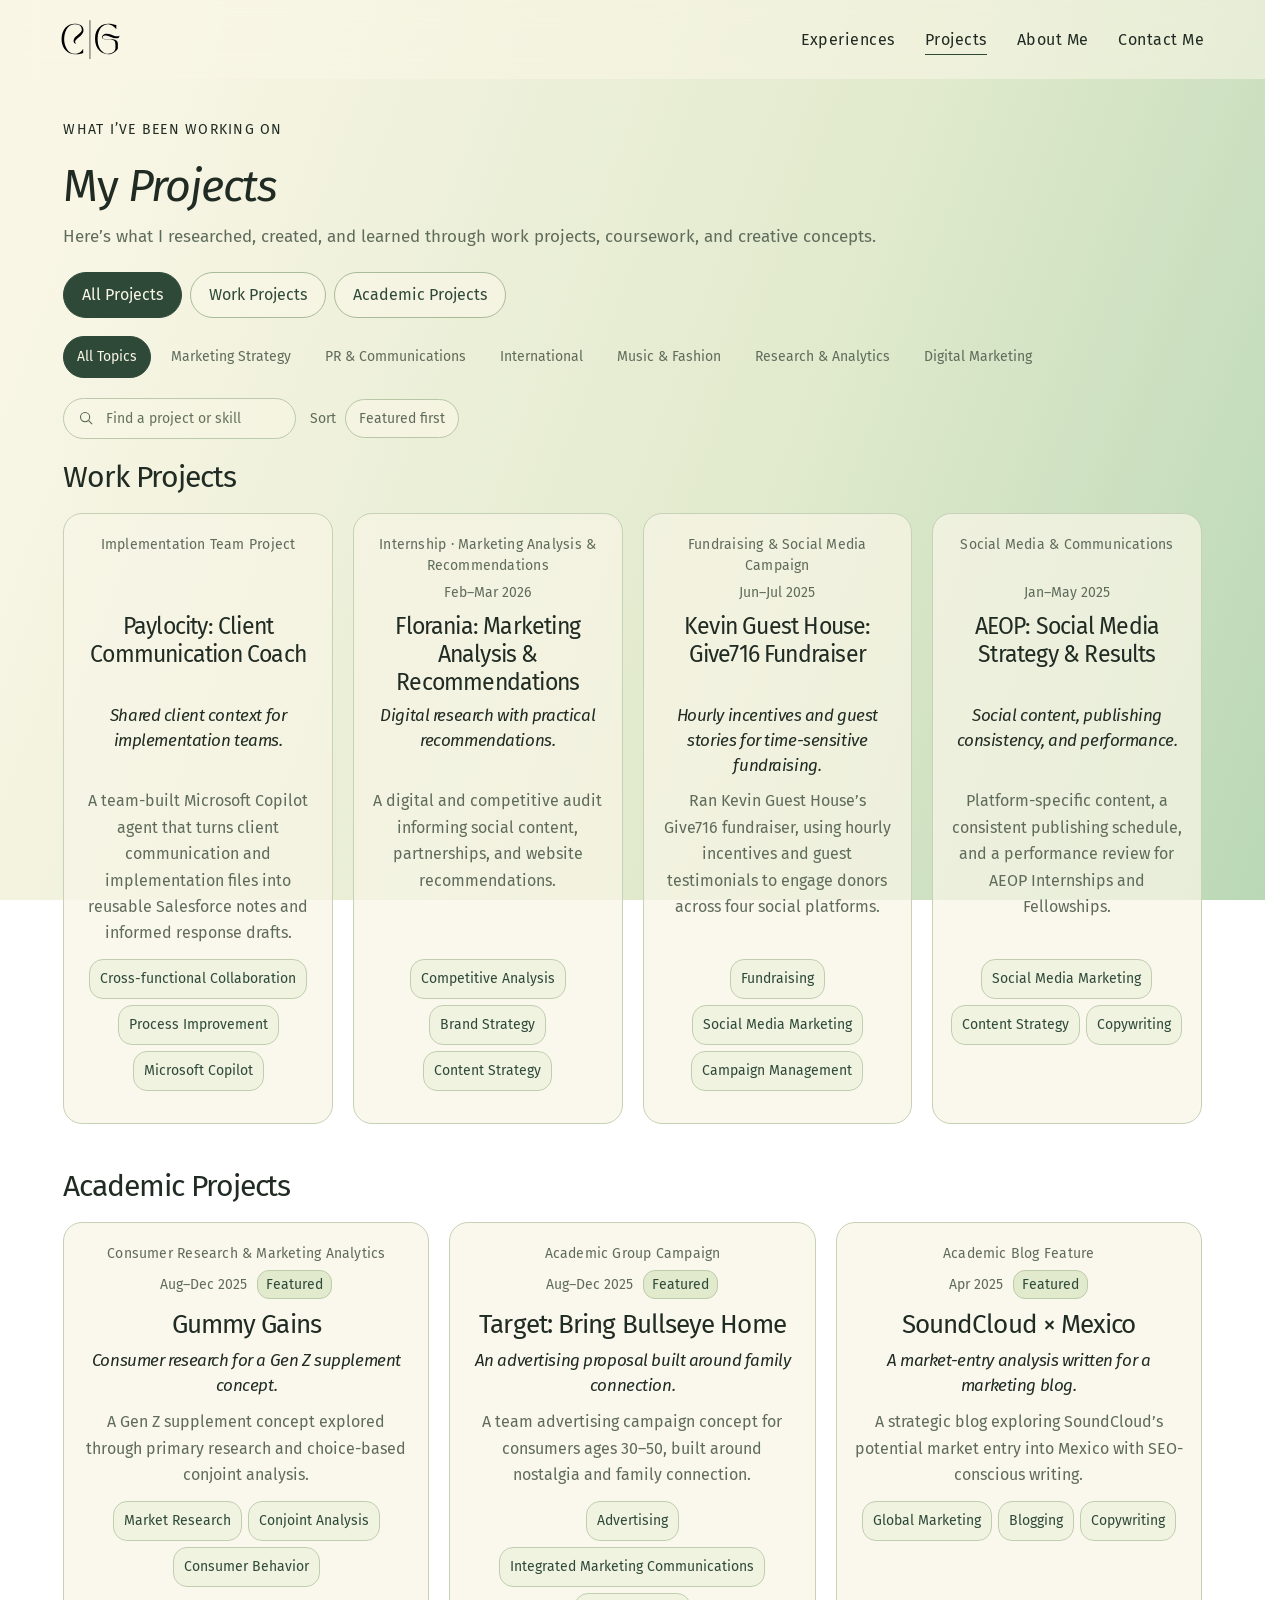
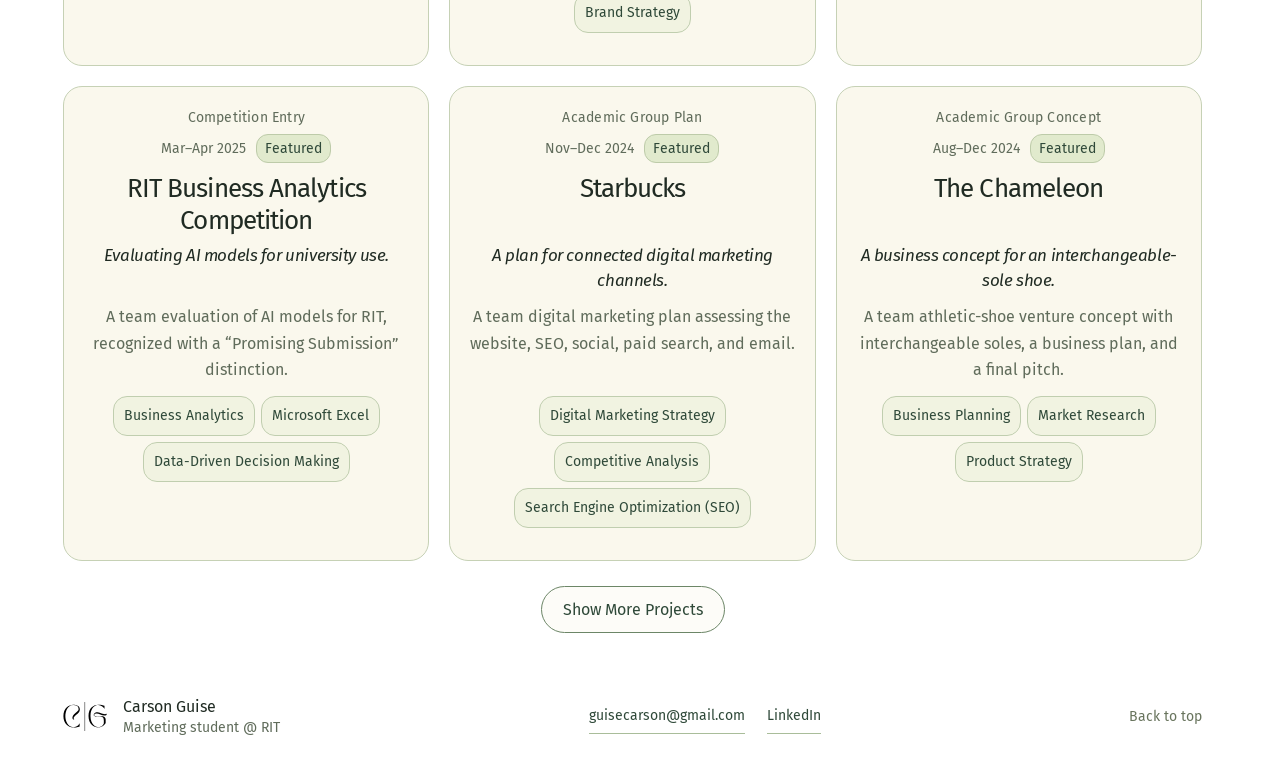
<file: projects.html>
<!doctype html>
<html lang="en" prefix="og: https://ogp.me/ns#">
<head>
  <meta charset="utf-8">
  <meta name="viewport" content="width=device-width, initial-scale=1">
  <meta name="robots" content="noindex,nofollow">
  <meta name="description" content="Selected projects in marketing strategy, research, public relations, international work, music, and fashion.">
  <meta property="og:type" content="website">
  <meta property="og:site_name" content="Carson Guise — Marketing Portfolio">
  <meta property="og:title" content="Projects — Carson Guise">
  <meta property="og:description" content="Selected projects in marketing strategy, research, public relations, international work, music, and fashion.">
  <meta property="og:url" content="https://carsonguise.github.io/projects.html">
  <meta property="og:image" content="https://carsonguise.github.io/carson-guise-social-preview-v2.png">
  <meta property="og:image:secure_url" content="https://carsonguise.github.io/carson-guise-social-preview-v2.png">
  <meta property="og:image:type" content="image/png">
  <meta property="og:image:width" content="1200">
  <meta property="og:image:height" content="630">
  <meta property="og:image:alt" content="Carson Guise’s CG logo and full name on a cream-to-sage green gradient.">
  <meta name="twitter:card" content="summary_large_image">
  <meta name="twitter:title" content="Projects — Carson Guise">
  <meta name="twitter:description" content="Selected projects in marketing strategy, research, public relations, international work, music, and fashion.">
  <meta name="twitter:image" content="https://carsonguise.github.io/carson-guise-social-preview-v2.png">
  <meta name="twitter:image:alt" content="Carson Guise’s CG logo and full name on a cream-to-sage green gradient.">
  <link rel="image_src" href="https://carsonguise.github.io/carson-guise-social-preview-v2.png">
  <meta name="theme-color" content="#f9f6e6">
  <title>Projects — Carson Guise</title>
  <link rel="icon" href="cg-full.svg" type="image/svg+xml">
  <link rel="preload" href="FiraSans-Regular.woff" as="font" type="font/woff" crossorigin>
  <style id="portfolio-styles">
@font-face{font-family:'Fira Sans';src:url('FiraSans-Regular.woff') format('woff');font-weight:400;font-style:normal;font-display:swap}
@font-face{font-family:'Fira Sans';src:url('FiraSans-Medium.woff') format('woff');font-weight:500;font-style:normal;font-display:swap}
@font-face{font-family:'Fira Sans';src:url('FiraSans-SemiBold.woff') format('woff');font-weight:600 800;font-style:normal;font-display:swap}
@font-face{font-family:'Fira Sans';src:url('FiraSans-Italic.woff') format('woff');font-weight:400 600;font-style:italic;font-display:swap}
:root{--cream:#f9f6e6;--middle:#e1eacd;--green:#bad8b6;--forest:#2f4939;--ink:#202b23;--muted:#606c5b;--line:#cbd4bb;--soft:#edf0db;--sans:'Fira Sans',Arial,sans-serif;--serif:var(--sans)}
*{box-sizing:border-box}html{scroll-behavior:smooth;scroll-padding-top:100px}body{margin:0;background:var(--cream);color:var(--ink);font-family:var(--sans);-webkit-font-smoothing:antialiased}a{color:inherit;text-decoration:none}button,input{font:inherit}button{cursor:pointer}img{max-width:100%}button,a,input,summary{-webkit-tap-highlight-color:transparent}a:focus-visible,button:focus-visible,input:focus-visible,summary:focus-visible{outline:3px solid var(--forest);outline-offset:5px}::selection{background:var(--green);color:var(--ink)}[hidden]{display:none!important}em,.serif{font-family:var(--sans);font-style:italic;font-weight:400}p{line-height:1.7}.skip-link{position:fixed;top:-80px;left:20px;background:var(--forest);color:var(--cream);z-index:100;padding:14px 20px;border-radius:12px}.skip-link:focus{top:15px}.site-header{height:79px;padding:0 4.8%;display:flex;justify-content:space-between;align-items:center;gap:20px;border-bottom:0;position:sticky;top:0;z-index:10;background:#f9f6e6f5;backdrop-filter:blur(12px)}.identity{display:flex;align-items:center;padding:6px 0}.identity img{width:60px;height:39px;object-fit:contain}nav{display:flex;align-items:center;gap:30px;font-size:16px;font-weight:400;letter-spacing:.03em}nav a{position:relative;padding:10px 0}nav a:after{content:'';position:absolute;bottom:4px;left:0;right:100%;height:1px;background:var(--forest);transition:right .2s}nav a:hover:after{right:0}.student-label{margin:0 0 15px;display:inline-flex;align-items:center;gap:10px;font-size:16px;letter-spacing:.06em}.status-dot{width:7px;height:7px;background:var(--forest);border-radius:50%;display:inline-block}.button{display:inline-flex;align-items:center;justify-content:center;gap:28px;padding:13px 21px;font-size:16px;border:1px solid var(--forest);border-radius:30px;transition:background .2s,transform .2s}.button:hover{transform:translateY(-3px)}.button.primary{background:var(--forest);color:var(--cream)}.button.primary:hover{background:#1f3829}.button.secondary{background:#f9f6e64d;color:var(--forest);border-color:#6c8667}.button.secondary:hover{background:var(--cream)}
.page-section{padding:80px 5%}.eyebrow{text-transform:uppercase;letter-spacing:.09em;font-size:14px;font-weight:400;line-height:1.6;margin:0 0 20px;display:flex;gap:13px;align-items:center}.eyebrow>span{font-size:14px;border:1px solid #a8ba9d;border-radius:50%;width:24px;height:24px;display:inline-flex;align-items:center;justify-content:center;flex:none}.section-heading{display:flex;justify-content:space-between;align-items:flex-end;gap:30px;margin-bottom:32px}.section-heading :is(h1,h2),.about-section :is(h1,h2),.more-section h2{font-size:clamp(34px,3.5vw,51px);font-weight:400;line-height:1.13;letter-spacing:-.035em;margin:0}.section-heading>p{font-size:16px;color:var(--muted);margin:0 0 3px;max-width:280px}.work-section{background:linear-gradient(var(--cream) 35%,#edf0d9 100%)}.work-controls{display:flex;justify-content:space-between;align-items:center;gap:20px;flex-wrap:wrap;padding:18px 0;border-block:0}.filters{display:flex;flex-wrap:wrap;gap:6px}.filter{font-size:14px;line-height:1.4;border:1px solid transparent;border-radius:25px;background:transparent;color:var(--muted);padding:10px 13px;transition:background .18s,border-color .18s}.filter:hover{border-color:#a6bea0;background:var(--middle)}.filter.active{background:var(--forest);color:var(--cream);border-color:var(--forest)}.filter>span{font-size:14px;margin-left:8px;opacity:.8}.search-box{display:flex;align-items:center;gap:11px;border:1px solid #bbc9ad;background:#f9f6e670;border-radius:25px;padding:10px 14px;min-width:215px;color:#53674e}.search-box input{border:0;outline:0;background:transparent;color:var(--ink);font-size:14px;width:175px;line-height:1.4;padding:0}.search-box input::placeholder{color:#65735d}.search-box:focus-within{outline:2px solid var(--forest);outline-offset:2px}.search-box input:focus-visible{outline:0}.result-count{font-size:14px;color:var(--muted);margin:17px 2px 25px}.project-grid{display:grid;grid-template-columns:1fr 1fr;gap:27px}.project-card{min-width:0;border:1px solid #c6d1b5;border-radius:22px;background:var(--cream);overflow:hidden;transition:border-color .2s,box-shadow .2s}.project-card:hover{border-color:#91ad83;box-shadow:0 5px 16px #47613f0d}.project-open{display:block;height:100%;padding:11px}.project-open:focus-visible{outline-offset:-5px;border-radius:20px}.cover{height:310px;padding:24px 26px;position:relative;display:flex;flex-direction:column;justify-content:space-between;overflow:hidden;border-radius:14px}.cover-kicker{font-size:14px;letter-spacing:.1em;position:relative;z-index:2;line-height:1.5}.cover-foot{font-size:14px;letter-spacing:.08em;display:flex;align-items:center;justify-content:space-between;position:relative;z-index:2;line-height:1.5}.cover-foot>span{font-size:18px;line-height:.7}.aeop-cover{background:var(--forest);color:var(--cream)}.aeop-headline{font-size:clamp(30px,3.2vw,46px);line-height:1.1;letter-spacing:-.035em;font-weight:400;position:relative;z-index:1;margin-top:8px}.aeop-headline>span{color:var(--green)}.aeop-stat{display:flex;align-items:flex-end;gap:18px;position:relative;z-index:1}.aeop-stat strong{font-size:47px;font-weight:400;letter-spacing:-.055em;line-height:1.2;color:var(--green)}.aeop-stat strong span{font-size:28px}.aeop-stat>span{font-size:14px;max-width:90px;line-height:1.5;padding-bottom:7px}.aeop-cover:after{content:'';position:absolute;height:275px;width:275px;right:-170px;top:40px;border:1px solid #a9c4a15c;border-radius:50%;box-shadow:0 0 0 25px #2f4939,0 0 0 26px #a9c4a13c,0 0 0 51px #2f4939,0 0 0 52px #a9c4a13c}.gummy-cover{background:var(--middle);color:var(--forest)}.gummy-word{font-size:43px;line-height:1.05;letter-spacing:-.045em;position:relative;z-index:1}.gummy-shapes{position:absolute;display:flex;gap:10px;right:23px;bottom:51px;transform:rotate(-15deg)}.gummy-shapes i{width:58px;height:85px;border-radius:25px;background:#90b28a;box-shadow:inset 3px 4px 6px #ffffff60,inset -5px -5px 8px #254c2625}.gummy-shapes i:nth-child(2){background:var(--green);margin-top:-18px}.gummy-shapes i:nth-child(3){background:#799e74}.gummy-shapes i:nth-child(4){background:#c7dbb2;margin-top:-18px}.chanel-cover{padding:0;background:#e2b8c7}.chanel-cover>img{width:100%;height:100%;object-fit:cover;object-position:center 6%;transition:transform .35s}.concept-badge{position:absolute;left:14px;bottom:14px;border:1px solid #f9f6e6c0;border-radius:20px;background:var(--cream);padding:8px 12px;color:var(--ink);font-size:14px;letter-spacing:.04em;line-height:1.4}.eras-cover{background:#c9dbc1;color:var(--forest)}.ticket-art{position:relative;background:var(--cream);border:1px solid #738a66;border-radius:10px;padding:17px 23px;margin:9px 9px;transform:rotate(-4deg)}.ticket-art:before,.ticket-art:after{content:'';position:absolute;width:20px;height:20px;border:1px solid #738a66;background:#c9dbc1;border-radius:50%;top:calc(50% - 10px)}.ticket-art:before{left:-11px;clip-path:inset(0 0 0 50%)}.ticket-art:after{right:-11px;clip-path:inset(0 50% 0 0)}.ticket-art>span{font-size:14px;letter-spacing:.08em}.ticket-art strong{display:block;font-size:37px;line-height:1.1;letter-spacing:-.04em;font-weight:400;margin:20px 0 17px}.ticket-bottom{display:flex;justify-content:space-between;align-items:center;gap:15px;border-top:1px dashed #879c77;padding-top:12px;font-size:14px;letter-spacing:.04em}.barcode{width:80px;height:23px;display:inline-block;background:repeating-linear-gradient(90deg,var(--forest) 0 1px,transparent 1px 3px,var(--forest) 3px 5px,transparent 5px 6px,var(--forest) 6px 7px,transparent 7px 10px)}.kgh-cover{background:#dbe6c8;color:var(--forest)}.kgh-headline{font-size:43px;line-height:1.06;letter-spacing:-.035em;margin-top:8px;position:relative;z-index:1}.kgh-total{display:flex;flex-direction:column;gap:6px;position:relative;z-index:1}.kgh-total strong{font-weight:400;letter-spacing:-.055em;font-size:58px;line-height:1.1}.kgh-total>span{font-size:14px;letter-spacing:.1em}.kgh-cover:after{content:'♡';font-size:250px;position:absolute;right:20px;top:55px;line-height:1;color:#bdd2b08c;transform:rotate(10deg)}.ethel-cover{background:#bad8b6;color:#2c4731}.ethel-word{font-size:53px;line-height:.98;letter-spacing:-.055em;position:relative;z-index:1}.ethel-path{display:flex;gap:13px;align-items:center;position:relative;z-index:1}.ethel-path span{font-size:14px}.ethel-path i{font-size:17px;font-style:normal}.ethel-cover:after{content:'';height:280px;width:280px;border:1px solid #486c4b50;border-radius:50%;position:absolute;right:-155px;top:40px;box-shadow:0 0 0 18px #bad8b6,0 0 0 19px #486c4b30,0 0 0 38px #bad8b6,0 0 0 39px #486c4b30}.card-meta,.card-title-row,.card-subtitle,.card-summary,.card-bottom{margin-left:13px;margin-right:13px}.card-meta{display:flex;justify-content:space-between;gap:12px;margin-top:20px;margin-bottom:13px;font-size:14px;line-height:1.5;letter-spacing:.015em;color:var(--muted)}.card-meta>span:last-child{white-space:nowrap}.card-title-row{display:flex;justify-content:space-between;align-items:center;gap:12px}.card-title-row h2{font-size:28px;font-weight:400;letter-spacing:-.035em;margin:0}.card-subtitle{font-size:19px;font-weight:400;font-style:italic;line-height:1.35;letter-spacing:-.025em;margin-top:7px;margin-bottom:12px}.card-summary{color:var(--muted);font-size:16px;line-height:1.7;max-width:470px;margin-top:0;margin-bottom:21px;min-height:41px}.card-bottom{display:flex;justify-content:space-between;align-items:flex-start;gap:20px;padding:15px 0 10px;border-top:1px solid var(--line);font-size:14px;line-height:1.5}.card-bottom>span:first-child{font-weight:500}.card-bottom>span:last-child{white-space:nowrap;color:var(--forest)}.empty-state{text-align:center;background:var(--middle);border-radius:25px;padding:50px 20px}.empty-state>span{font-size:50px;line-height:1}.empty-state h3{font-weight:400;font-size:29px;letter-spacing:-.035em;margin:15px 0}.empty-state p{font-size:16px;color:var(--muted);margin-bottom:25px}
.about-section{display:grid;grid-template-columns:1.4fr 1fr;gap:9%;align-items:center;border-top:0;padding-top:90px;padding-bottom:85px}.about-intro :is(h1,h2){margin-bottom:25px}.about-intro :is(h1,h2) em,.more-section h2 em{color:#658a5c}.about-intro>p{font-size:17px;line-height:1.8;color:#4f604a;max-width:590px;margin:0 0 19px}.about-intro>.about-lead{font-size:22px;line-height:1.4;letter-spacing:-.02em;color:var(--ink);margin:0 0 23px}.about-intro>.eyebrow{font-size:14px;margin-bottom:20px}.about-tags{display:flex;gap:7px;flex-wrap:wrap;margin:22px 0 17px}.about-tags>span{border:1px solid #bfceaf;border-radius:22px;padding:8px 12px;font-size:14px;background:#e1eacd60}.text-link{display:inline-flex;align-items:center;justify-content:space-between;gap:35px;border-bottom:1px solid var(--forest);padding:7px 0;font-size:16px}.text-link>span{font-size:16px}.portrait{position:relative;margin:0 0 30px}.portrait>img{display:block;aspect-ratio:3/4;object-fit:cover;object-position:50% 30%;width:100%;height:auto;border-radius:46px;box-shadow:11px 12px 0 var(--middle)}.portrait figcaption{position:absolute;bottom:-22px;right:18px;background:var(--green);border:1px solid #8aa881;border-radius:14px;padding:13px 21px;transform:rotate(5deg);font-size:17px;box-shadow:2px 3px 0 #354a2c15}.portrait figcaption>span{margin-left:24px;font-size:23px}
.experience-section{background:var(--middle);border-block:0}.more-section{display:grid;grid-template-columns:1fr 1.2fr;gap:7%;align-items:center;padding-top:75px;padding-bottom:75px}.more-heading>p:last-child{font-size:17px;color:var(--muted);line-height:1.8;margin:22px 0 0}.music-note{display:grid;grid-template-columns:150px 1fr;gap:26px;align-items:center;background:#e1eacd80;border:1px solid var(--line);border-radius:28px;padding:28px;position:relative}.music-note>.record{width:150px;height:150px;border-radius:50%;background:repeating-radial-gradient(circle,#2f4939 0 3px,#3a5141 3px 4px,#2f4939 4px 7px);display:grid;place-items:center;transform:rotate(-10deg);box-shadow:3px 6px 0 #354a2c1a}.record>span{display:grid;place-content:center;width:60px;height:60px;line-height:1.3;border-radius:50%;background:var(--green);text-align:center;font-size:14px;letter-spacing:.04em;color:var(--forest)}.music-note .eyebrow{font-size:14px;letter-spacing:.07em;margin-bottom:9px}.music-note h3{font-size:33px;font-weight:400;line-height:1.06;letter-spacing:-.04em;margin:0 0 15px}.music-note p:last-child{font-size:14px;line-height:1.75;color:#53664a;margin:0}.contact-section{background:linear-gradient(120deg,var(--middle),var(--green));border-block:0;padding-top:55px;padding-bottom:50px}.contact-heading :is(h1,h2){font-size:clamp(50px,6.4vw,90px);line-height:1.02;font-weight:400;letter-spacing:-.05em;margin:20px 0 40px;position:relative;max-width:950px}.contact-heading :is(h1,h2)>span{display:inline-flex;align-items:center;justify-content:center;width:80px;height:80px;border:1px solid #92ab83;border-radius:50%;font-size:47px;line-height:1;transform:rotate(7deg);margin-left:20px;vertical-align:middle}.contact-bottom{display:flex;justify-content:space-between;align-items:flex-end;gap:30px}.contact-bottom>p{font-size:16px;color:#486140;margin:0;line-height:1.7}.contact-links{display:flex;gap:35px;flex-wrap:wrap;align-items:center}.contact-links a{font-size:16px;padding:10px 0;border-bottom:1px solid #7d9d70;display:flex;justify-content:space-between;gap:35px}.contact-links a span{font-size:18px}.contact-links .email-link{font-size:18px;letter-spacing:-.02em}footer{padding:28px 5%;display:flex;justify-content:space-between;align-items:center;gap:25px;font-size:14px;color:#68745d}.footer-brand{display:flex;align-items:center;gap:15px;font-size:16px;color:var(--ink)}.footer-brand img{width:45px;height:29px;object-fit:contain}.footer-brand small{font-size:14px;color:var(--muted);display:inline-block;margin-top:3px}
body.dialog-open{overflow:hidden}dialog{border:1px solid #b9c9a8;border-radius:22px;background:var(--cream);color:var(--ink);width:min(1000px,calc(100% - 50px));max-height:92dvh;margin:auto;padding:0;overscroll-behavior:contain;box-shadow:0 20px 100px #172b2a40}dialog::backdrop{background:#1d3024a6;backdrop-filter:blur(6px)}.dialog-top{position:sticky;top:0;z-index:5;display:flex;justify-content:space-between;align-items:center;background:var(--cream);border-bottom:0;padding:13px 32px;font-size:14px;letter-spacing:.07em;gap:20px}.dialog-top>button{background:var(--middle);border:1px solid var(--line);border-radius:20px;padding:8px 13px;font-size:14px;display:flex;align-items:center;gap:14px;color:var(--ink)}.dialog-top>button span{font-size:20px;line-height:.7}.case-header{padding:35px 50px 30px}.case-header .eyebrow{font-size:14px;margin-bottom:15px;color:var(--muted)}.case-header h2{font-size:55px;letter-spacing:-.05em;line-height:1.05;font-weight:400;margin:0 0 15px}.case-subtitle{font-size:25px;line-height:1.3;letter-spacing:-.02em;margin:0 0 25px}.case-tags{display:flex;justify-content:space-between;align-items:center;gap:17px;font-size:14px;line-height:1.5}.case-tags>span{border:1px solid #b2c69d;background:#e1eacd70;border-radius:20px;padding:8px 13px}.case-tags button{border:0;border-bottom:1px solid #b2c69d;background:none;padding:8px 0;font-size:14px;white-space:nowrap;color:var(--ink)}.detail-cover{height:350px;margin:0 30px;padding:30px 38px;border-radius:16px}.detail-cover .aeop-headline{font-size:51px}.detail-cover .gummy-word{font-size:57px}.detail-cover .gummy-shapes{right:70px;bottom:60px;gap:13px}.detail-cover .gummy-shapes i{width:85px;height:125px;border-radius:40px}.detail-cover .ticket-art{max-width:460px;align-self:center;width:90%}.detail-cover .ethel-word{font-size:62px}.case-body{padding:35px 50px 40px}.case-context{display:grid;grid-template-columns:1.5fr 1fr;gap:40px;padding-bottom:25px;border-bottom:0}.case-context .eyebrow{font-size:14px;margin-bottom:11px}.case-body p{font-size:16px;line-height:1.8;color:#53644b;margin-top:0}.case-section{display:grid;grid-template-columns:30px 1fr;gap:17px;margin-top:33px}.section-number{font-size:14px;line-height:1.7;border:1px solid #b0c59b;background:var(--middle);border-radius:50%;display:flex;align-items:center;justify-content:center;height:24px;width:24px}.case-section h3{font-size:23px;font-weight:400;line-height:1.2;letter-spacing:-.035em;margin:0 0 17px}.case-section ol{padding-left:17px;margin:0}.case-section li{font-size:16px;line-height:1.75;color:#53644b;padding-left:5px;margin-bottom:11px}.insight-box{background:var(--middle);border:1px solid #c1d0ad;border-radius:19px;padding:25px 28px;margin-top:31px}.insight-box .eyebrow{font-size:14px;color:#4d6443;margin-bottom:13px}.insight-box>p:last-child{font-size:22px;line-height:1.45;letter-spacing:-.025em;color:var(--ink);margin:0}.case-metrics{display:flex;gap:40px;margin:22px 0 25px;flex-wrap:wrap}.case-metrics>div{display:flex;flex-direction:column;gap:7px}.case-metrics strong{font-size:41px;font-weight:400;letter-spacing:-.055em;line-height:1.1;color:var(--forest)}.case-metrics span{font-size:14px;color:var(--muted)}.deliverables{display:flex;gap:10px;flex-wrap:wrap;margin-top:20px}.deliverables>span{font-size:14px;line-height:1.5;padding:8px 12px;background:#e1eacd60;border:1px solid #c1d0ad;border-radius:10px}.skills{display:flex;flex-wrap:wrap;gap:8px}.skills>span{border:1px solid #adc59f;background:#e1eacd60;border-radius:24px;padding:9px 14px;font-size:14px;line-height:1.5}.case-figure{margin:32px 0 20px}.case-figure img{width:100%;height:auto;border-radius:13px;border:1px solid var(--line)}.case-figure figcaption{font-size:14px;line-height:1.7;color:var(--muted);padding:10px 3px 0}.case-figure figcaption a{text-decoration:underline}.source-details{border-top:0;margin-top:31px;padding-top:19px}.source-details summary{font-size:14px;cursor:pointer;padding:7px 0;color:var(--muted)}.source-details p{font-size:14px;margin:14px 0 0}.source-details .text-link{font-size:14px;margin-top:15px}.case-navigation{display:flex;align-items:center;justify-content:space-between;border-top:0;padding:20px 32px;gap:17px;background:#e1eacd50}.case-navigation button{border:1px solid #bbceab;background:var(--cream);border-radius:24px;font-size:14px;padding:10px 15px;color:var(--ink);transition:background .2s}.case-navigation button:hover{background:var(--green)}.case-navigation>span{font-size:14px;color:var(--muted)}.toast{position:fixed;bottom:25px;left:50%;transform:translate(-50%,15px);background:var(--forest);color:var(--cream);padding:13px 22px;border-radius:25px;font-size:16px;line-height:1.5;box-shadow:0 4px 20px #21382220;opacity:0;pointer-events:none;transition:.2s;z-index:100;width:max-content;max-width:90%}.toast.visible{opacity:1;transform:translate(-50%,0)}.dialog-toast{position:sticky;bottom:15px;margin:-58px auto 15px;left:auto;transform:translateY(15px);text-align:center;z-index:10}.dialog-toast.visible{transform:translateY(0)}.copy-fallback{position:absolute;left:0;top:0;width:1px;height:1px;opacity:.01}
@media(min-width:1500px){.site-header,.page-section,footer{padding-left:max(5%,calc((100vw - 1350px)/2));padding-right:max(5%,calc((100vw - 1350px)/2))}.cover{height:350px}}
@media(max-width:1100px){nav{gap:23px;font-size:16px}.section-heading :is(h1,h2),.about-section :is(h1,h2),.more-section h2{font-size:39px}.work-controls{gap:12px}.cover{height:290px;padding:22px}.aeop-headline{font-size:36px}.gummy-word{font-size:36px}.gummy-shapes{right:16px;bottom:45px;gap:7px}.gummy-shapes i{width:48px;height:75px}.ticket-art{padding:15px 19px;margin:10px 4px}.ticket-art strong{font-size:31px}.kgh-headline{font-size:35px}.kgh-total strong{font-size:50px}.ethel-word{font-size:46px}.cover-foot{font-size:14px}.card-title-row h2{font-size:25px}.card-subtitle{font-size:18px}.about-section{gap:6%}.more-section{grid-template-columns:1fr 1.2fr;gap:5%}.music-note{grid-template-columns:105px 1fr;gap:20px;padding:23px}.music-note>.record{width:105px;height:105px}.record>span{width:48px;height:48px;font-size:14px}.music-note h3{font-size:29px}.contact-links{gap:25px}.contact-links .email-link{font-size:17px}}
@media(max-width:800px){html{scroll-padding-top:90px}.site-header{height:auto;min-height:75px;padding:15px 5%;gap:20px}.identity img{width:48px;height:32px}nav{gap:15px;font-size:14px;letter-spacing:0}.student-label{font-size:14px}.page-section{padding-top:60px;padding-bottom:60px}.section-heading{display:block;margin-bottom:26px}.section-heading :is(h1,h2),.about-section :is(h1,h2),.more-section h2{font-size:39px}.section-heading>p{margin-top:20px;max-width:none;font-size:16px}.section-heading>p br{display:none}.work-controls{display:block;padding-block:15px}.filters{gap:5px}.filter{font-size:14px;padding:9px 12px}.search-box{width:100%;margin-top:14px;min-width:0;padding:11px 15px;gap:12px}.search-box input{width:100%;font-size:16px}.project-grid{gap:20px}.project-open{padding:9px}.project-card{border-radius:19px}.cover{height:255px;padding:18px;border-radius:12px}.cover-kicker{font-size:14px}.cover-foot{font-size:14px}.aeop-headline{font-size:29px}.aeop-stat{gap:10px}.aeop-stat strong{font-size:34px}.aeop-stat strong span{font-size:22px}.aeop-stat>span{font-size:14px;max-width:65px;padding-bottom:5px}.gummy-word{font-size:29px}.gummy-shapes{right:13px;bottom:42px;gap:6px}.gummy-shapes i{width:36px;height:60px}.ticket-art{padding:11px 14px;margin:7px 2px}.ticket-art>span{font-size:14px}.ticket-art strong{font-size:26px;margin:17px 0 15px}.ticket-bottom{font-size:14px;gap:10px}.barcode{width:45px;height:20px}.kgh-headline{font-size:28px}.kgh-total strong{font-size:39px}.kgh-total>span{font-size:14px}.ethel-word{font-size:38px}.ethel-path{gap:8px}.ethel-path span{font-size:14px}.concept-badge{left:8px;bottom:9px;padding:7px 9px;font-size:14px}.card-meta,.card-title-row,.card-subtitle,.card-summary,.card-bottom{margin-left:9px;margin-right:9px}.card-meta{font-size:14px;margin-top:17px}.card-title-row h2{font-size:22px}.card-subtitle{font-size:17px}.card-summary{font-size:14px;min-height:55px;margin-bottom:17px}.card-bottom{font-size:14px;flex-direction:column;gap:9px;padding-bottom:8px}.about-section{grid-template-columns:1.2fr 1fr;gap:6%;align-items:start}.about-intro>p{font-size:16px}.about-intro>.about-lead{font-size:19px}.portrait{margin-top:75px}.portrait>img{border-radius:30px;box-shadow:8px 9px 0 var(--middle)}.portrait figcaption{font-size:16px;padding:11px 13px;right:9px}.portrait figcaption>span{font-size:17px;margin-left:15px}.about-tags>span{font-size:14px;padding:7px 10px}.more-section{grid-template-columns:1fr;gap:28px}.more-heading>p:last-child{font-size:16px;margin-top:18px}.more-heading>p:last-child br{display:none}.music-note{grid-template-columns:140px 1fr;padding:25px;gap:30px}.music-note>.record{width:140px;height:140px}.record>span{width:55px;height:55px;font-size:14px}.music-note h3{font-size:33px}.music-note p:last-child{font-size:16px}.contact-heading :is(h1,h2){font-size:62px}.contact-heading :is(h1,h2)>span{width:59px;height:59px;font-size:36px}.contact-bottom{display:block}.contact-links{margin-top:25px;gap:35px}.contact-links .email-link{font-size:18px}.contact-bottom>p{font-size:16px}footer{flex-wrap:wrap;gap:23px}footer>a:last-child{font-size:14px}.case-header{padding:32px 35px 27px}.case-body{padding:30px 35px}.case-header h2{font-size:48px}.case-subtitle{font-size:24px}.detail-cover{margin:0 20px;height:310px;padding:26px 30px}.detail-cover .aeop-headline{font-size:42px}.detail-cover .gummy-word{font-size:48px}.detail-cover .gummy-shapes{right:38px;bottom:50px;gap:11px}.detail-cover .gummy-shapes i{width:65px;height:95px;border-radius:32px}.detail-cover .cover-kicker{font-size:14px}.detail-cover .cover-foot{font-size:14px}.detail-cover .kgh-headline{font-size:38px}.detail-cover .kgh-total strong{font-size:52px}.detail-cover .ethel-word{font-size:54px}.detail-cover .ticket-art{max-width:380px;padding:20px}.detail-cover .ticket-art strong{font-size:33px}.case-context{gap:25px}.insight-box>p:last-child{font-size:21px}}
@media(max-width:600px){html{scroll-padding-top:110px}.site-header{padding:11px 5%;gap:12px;align-items:flex-start}.identity{padding-top:5px}.identity img{width:43px;height:29px}nav{justify-content:flex-end;gap:4px 16px;flex-wrap:wrap;max-width:290px;font-size:14px}nav a{padding:6px 0}.student-label{font-size:14px;letter-spacing:.04em;gap:8px}.status-dot{width:6px;height:6px}.button{font-size:14px;padding:12px 17px;gap:18px}.page-section{padding-top:48px;padding-bottom:48px}.eyebrow{font-size:14px;margin-bottom:18px;gap:10px}.eyebrow>span{font-size:14px;width:22px;height:22px}.section-heading :is(h1,h2),.about-section :is(h1,h2),.more-section h2{font-size:34px;line-height:1.16}.section-heading>p{font-size:16px;line-height:1.7;margin-top:17px}.filters{gap:5px}.filter{font-size:14px;padding:9px 11px}.result-count{font-size:14px;margin-top:15px;margin-bottom:19px}.project-grid{grid-template-columns:1fr;gap:23px}.project-card{border-radius:22px}.project-open{padding:10px}.cover{height:300px;padding:24px;border-radius:14px}.cover-kicker{font-size:14px}.cover-foot{font-size:14px}.aeop-headline{font-size:40px}.aeop-stat{gap:17px}.aeop-stat strong{font-size:45px}.aeop-stat strong span{font-size:28px}.aeop-stat>span{font-size:14px;max-width:85px;padding-bottom:7px}.gummy-word{font-size:40px}.gummy-shapes{right:20px;bottom:53px;gap:8px}.gummy-shapes i{width:48px;height:78px;border-radius:24px}.ticket-art{padding:17px 22px;margin:9px 7px}.ticket-art>span{font-size:14px}.ticket-art strong{font-size:34px;margin:19px 0 16px}.ticket-bottom{font-size:14px}.barcode{width:65px;height:23px}.kgh-headline{font-size:38px}.kgh-total strong{font-size:52px}.kgh-total>span{font-size:14px}.ethel-word{font-size:50px}.ethel-path{gap:12px}.ethel-path span{font-size:14px}.concept-badge{left:12px;bottom:12px;padding:8px 10px;font-size:14px}.card-meta,.card-title-row,.card-subtitle,.card-summary,.card-bottom{margin-left:11px;margin-right:11px}.card-meta{font-size:14px;margin-top:17px}.card-title-row h2{font-size:27px}.card-subtitle{font-size:18px;line-height:1.4}.card-summary{font-size:16px;min-height:0;margin-bottom:20px}.card-bottom{font-size:14px;flex-direction:row;gap:15px;line-height:1.6;padding-block:14px 9px}.card-bottom>span:first-child{max-width:62%}.about-section{grid-template-columns:1fr;gap:34px}.about-intro>.eyebrow{font-size:14px}.about-intro>.about-lead{font-size:22px}.about-intro>p{font-size:16px;max-width:100%}.about-tags>span{font-size:14px;padding:8px 11px}.portrait{margin:0 auto 20px;width:84%;max-width:360px}.portrait>img{border-radius:36px}.portrait figcaption{font-size:17px;right:10px;bottom:-16px;padding:12px 17px}.portrait figcaption>span{font-size:20px;margin-left:20px}.more-section{gap:25px}.more-heading>p:last-child{font-size:16px}.music-note{grid-template-columns:90px 1fr;gap:22px;padding:23px 20px;border-radius:23px}.music-note>.record{width:90px;height:90px}.record>span{width:40px;height:40px;font-size:14px}.music-note .eyebrow{font-size:14px;margin-bottom:9px;letter-spacing:.03em}.music-note h3{font-size:29px}.music-note p:last-child{font-size:14px;line-height:1.75}.contact-heading :is(h1,h2){font-size:48px;margin:22px 0 30px}.contact-heading :is(h1,h2)>span{width:45px;height:45px;font-size:29px;margin-left:12px}.contact-links{display:flex;gap:18px 30px;margin-top:22px}.contact-links .email-link{font-size:19px;gap:25px}.contact-links a{font-size:16px;padding:10px 0}.contact-bottom>p{font-size:16px}footer{padding:24px 5%;gap:22px}.footer-brand{font-size:14px;gap:12px}.footer-brand small{font-size:14px}.footer-brand img{width:40px;height:27px}.case-header{padding:28px 24px 25px}.case-header h2{font-size:40px}.case-header .eyebrow{font-size:14px}.case-subtitle{font-size:21px}.case-tags{flex-wrap:wrap;gap:12px}.case-tags>span{font-size:14px;padding:7px 10px}.case-tags button{font-size:14px}dialog{width:calc(100% - 16px);max-height:96dvh;border-radius:17px}.dialog-top{padding:12px 18px;gap:10px;font-size:14px}.dialog-top>button{font-size:14px;padding:7px 10px;gap:10px}.detail-cover{margin:0 13px;padding:23px;height:270px;border-radius:12px}.detail-cover .cover-kicker{font-size:14px}.detail-cover .cover-foot{font-size:14px}.detail-cover .aeop-headline{font-size:35px}.detail-cover .aeop-stat strong{font-size:39px}.detail-cover .aeop-stat>span{font-size:14px}.detail-cover .gummy-word{font-size:35px}.detail-cover .gummy-shapes{right:20px;bottom:49px;gap:7px}.detail-cover .gummy-shapes i{width:42px;height:67px;border-radius:23px}.detail-cover .ticket-art{padding:15px;width:98%;margin:8px 0}.detail-cover .ticket-art strong{font-size:29px}.detail-cover .kgh-headline{font-size:32px}.detail-cover .kgh-total strong{font-size:46px}.detail-cover .ethel-word{font-size:46px}.detail-cover .ethel-path{gap:10px}.detail-cover .ethel-path span{font-size:14px}.case-body{padding:28px 24px 32px}.case-context{grid-template-columns:1fr;gap:16px;padding-bottom:19px}.case-context .eyebrow{font-size:14px;margin-bottom:9px}.case-body p,.case-section li{font-size:16px;line-height:1.8}.case-section{grid-template-columns:23px 1fr;gap:10px;margin-top:28px}.section-number{width:22px;height:22px;font-size:14px;margin-top:1px}.case-section h3{font-size:21px;margin-bottom:16px}.insight-box{padding:21px;margin-top:27px;border-radius:15px}.insight-box .eyebrow{font-size:14px}.insight-box>p:last-child{font-size:20px;line-height:1.4}.case-metrics{gap:27px}.case-metrics strong{font-size:34px}.case-metrics span{font-size:14px}.deliverables{gap:7px}.deliverables>span{font-size:14px;padding:7px 10px}.skills{gap:7px}.skills>span{font-size:14px;padding:8px 11px}.source-details summary{font-size:14px}.source-details p{font-size:14px}.case-navigation{padding:16px 18px;gap:10px}.case-navigation button{font-size:14px;padding:10px 11px}.case-navigation>span{font-size:14px}.toast{font-size:14px;padding:13px 20px}.case-figure figcaption{font-size:14px}.source-details .text-link{font-size:14px}}
@media(max-width:370px){.section-heading :is(h1,h2),.about-section :is(h1,h2),.more-section h2{font-size:31px}.filter{padding:8px 9px;font-size:14px}.cover{height:270px;padding:20px}.aeop-headline{font-size:35px}.gummy-word{font-size:35px}.ticket-art strong{font-size:29px}.ticket-art{padding:15px}.kgh-headline{font-size:33px}.ethel-word{font-size:45px}.card-bottom{font-size:14px;gap:10px}.contact-heading :is(h1,h2){font-size:42px}.contact-heading :is(h1,h2)>span{width:39px;height:39px;font-size:25px;margin-left:8px}.contact-links .email-link{font-size:17px}.music-note{grid-template-columns:70px 1fr;gap:17px;padding:22px 17px}.music-note>.record{width:70px;height:70px}.record>span{width:32px;height:32px;font-size:14px}.case-header h2{font-size:36px}.detail-cover{padding:20px}.detail-cover .gummy-word{font-size:32px}.case-navigation{gap:7px;padding:16px 12px}.case-navigation button{padding:9px;font-size:14px}}
@media(prefers-reduced-motion:reduce){html{scroll-behavior:auto}*,*:before,*:after{transition:none!important;animation:none!important}}

@media(max-width:600px){.filter{min-height:37px}.search-box{min-height:42px}}

/* Shared canvas: every section reveals the same viewport-aligned gradient. */
:root{--page-gradient:linear-gradient(110deg,var(--cream) 8%,var(--middle) 60%,var(--green) 100%)}
body{background:var(--page-gradient);background-attachment:fixed}
.site-header{background:#f9f6e68f;backdrop-filter:blur(16px)}
.hero,.about-section,.experience-section,.work-section,.more-section,.contact-section,footer{background:transparent}
/* A compact introduction, with the personal brand beside the message. */
.hero{position:relative;display:grid;grid-template-columns:1.14fr .86fr;align-items:center;gap:7%;padding:43px 5% 46px;min-height:0}
.hero-copy{min-width:0}
.hero .student-label{margin:0 0 18px;font-size:14px;line-height:1.6;letter-spacing:.035em}
.hero h1{font-size:clamp(43px,4.8vw,67px);font-weight:400;line-height:1.08;letter-spacing:-.045em;margin:0 0 20px}
.hero h1 em{text-decoration:underline;text-decoration-thickness:4px;text-underline-offset:9px;text-decoration-color:#a7c59c}
.hero-description{font-size:17px;line-height:1.75;max-width:480px;margin:0 0 24px;color:#4d6245}
.hero-actions{display:flex;align-items:center;gap:11px;flex-wrap:wrap}
.hero-brand{width:min(100%,370px);aspect-ratio:356/246;justify-self:center;position:relative;display:grid;place-items:center}
.hero-brand>img{width:100%;height:100%;object-fit:contain;display:block;transition:transform .25s}
.hero-brand:hover>img{transform:translateY(-3px)}
.name-band{position:absolute;top:49.6%;left:-7%;width:114%;transform:translateY(-50%);font-size:26px;letter-spacing:.2em;text-transform:uppercase;text-align:center;font-weight:400;line-height:1.4;background:var(--page-gradient);background-attachment:fixed;padding:11px 8px;margin:0;text-indent:.2em;color:#17231a}
.about-section{grid-template-columns:1.5fr .9fr;padding-top:49px;padding-bottom:53px;gap:9%;align-items:center}
.about-section .portrait{width:100%;max-width:315px;justify-self:center;margin:0 0 20px}
.about-section .portrait>img{aspect-ratio:4/5;border-radius:35px}
.about-intro>p{font-size:16px;line-height:1.8;margin-bottom:16px}
.about-intro>.about-lead{font-size:21px;line-height:1.4;margin-bottom:19px}
.about-intro :is(h1,h2){margin-bottom:21px}
.about-tags{margin:18px 0 12px}
/* The three professional experiences lead the selected-project gallery. */
.experience-section{padding-top:55px;padding-bottom:65px;border-block:0}
.experience-section .section-heading>p{max-width:310px}
.experience-grid{display:grid;grid-template-columns:repeat(3,minmax(0,1fr));gap:20px;align-items:start;margin-top:35px}
.experience-card{background:#f9f6e6b5;border:1px solid #a8bf99;border-radius:23px;padding:24px;min-width:0;display:flex;flex-direction:column;box-shadow:0 7px 20px #3c5c2a06;transition:background .2s,box-shadow .2s}
.experience-card:hover{background:#f9f6e6df;box-shadow:0 9px 25px #3c5c2a0c}
.experience-area{display:flex;justify-content:space-between;gap:10px;font-size:14px;line-height:1.5;text-transform:uppercase;letter-spacing:.04em;color:#607752;margin:0 0 31px}
.experience-area>span{color:#70855f}
.experience-card>h2{font-size:30px;font-weight:400;line-height:1.1;letter-spacing:-.04em;margin:0 0 19px;min-height:34px}
.experience-role{min-height:67px;margin-bottom:13px}
.experience-role>p{font-size:16px;line-height:1.45;margin:0 0 7px;color:#324c2d}
.experience-role>span{font-size:14px;line-height:1.6;color:#697a5b;display:block}
.experience-summary{font-size:16px;line-height:1.75;color:#526648;margin:0 0 21px;min-height:84px}
.experience-focus{display:flex;flex-wrap:wrap;gap:6px;margin:0 0 24px;min-height:52px;align-content:start}
.experience-focus>span{font-size:14px;border:1px solid #c0cead;background:#e1eacd70;border-radius:18px;padding:6px 9px;line-height:1.4}
.experience-details{border-top:1px solid #bdcba9;margin-top:auto}
.experience-details>summary{display:flex;justify-content:space-between;align-items:center;gap:12px;list-style:none;cursor:pointer;padding:16px 0 2px;font-size:14px;line-height:1.5;color:var(--forest);min-height:44px}
.experience-details>summary::-webkit-details-marker{display:none}
.expand-icon{width:25px;height:25px;border:1px solid #afc29f;border-radius:50%;display:grid;place-items:center;background:var(--middle);font-size:18px;line-height:1;transition:transform .2s}
.experience-details[open] .expand-icon{transform:rotate(45deg)}
.experience-details>div{padding-top:18px}
.experience-details p,.experience-details li{font-size:16px;line-height:1.8;color:#526648}
.experience-details p{margin:0 0 15px}
.experience-details ul{margin:0;padding-left:17px}
.experience-details li{padding-left:3px;margin:0 0 11px}
.experience-details .text-link{font-size:14px;margin-top:7px;gap:12px;width:100%;line-height:1.7}
.work-section{padding-top:65px}
.more-section{border-top:0}
dialog{background:var(--page-gradient);background-attachment:fixed}
@media(min-width:1500px){.hero{padding-left:max(5%,calc((100vw - 1350px)/2));padding-right:max(5%,calc((100vw - 1350px)/2));padding-top:50px;padding-bottom:50px}.hero-brand{width:400px}}
@media(max-width:1100px){.hero{gap:5%;padding-top:38px;padding-bottom:40px}.hero h1{font-size:50px}.hero-description{font-size:16px}.hero .student-label{font-size:14px}.name-band{font-size:22px}.experience-grid{gap:15px}.experience-card{padding:22px 19px}.experience-card>h2{font-size:26px}.experience-role{min-height:81px}.experience-summary{min-height:105px}.experience-focus{min-height:80px}.about-section{gap:7%}}
@media(max-width:800px){.hero{grid-template-columns:1.2fr .8fr;gap:5%;padding-top:34px;padding-bottom:38px}.hero h1{font-size:43px}.hero .student-label{font-size:14px;gap:7px;line-height:1.7}.hero-description{font-size:16px;line-height:1.7;margin-bottom:20px}.hero-actions{gap:8px}.hero-actions .button{font-size:14px;padding:11px 14px;gap:14px}.name-band{font-size:17px;padding:8px 6px;letter-spacing:.15em}.about-section{grid-template-columns:1.35fr 1fr;padding-block:44px;gap:7%}.about-section .portrait{margin-top:0;width:100%}.about-intro>.about-lead{font-size:19px}.experience-grid{grid-template-columns:1fr;gap:17px;margin-top:28px}.experience-card{padding:25px;display:grid;grid-template-columns:1fr 1fr;gap:0 32px}.experience-area{grid-column:1/-1;margin-bottom:23px}.experience-card>h2{font-size:31px;margin-bottom:15px}.experience-role{grid-column:1;grid-row:3;min-height:0;margin-bottom:22px}.experience-summary{grid-column:2;grid-row:2/4;min-height:0;font-size:16px;margin-bottom:20px;align-self:start}.experience-focus{grid-column:1;min-height:0;margin-bottom:0;align-self:center}.experience-details{grid-column:2;border-top:1px solid #b9c8a6;grid-row:4;align-self:start;margin:0}.experience-details>div{padding-top:14px}.experience-details>summary{padding-top:12px}.experience-section{padding-top:45px;padding-bottom:50px}.work-section{padding-top:50px}}
@media(max-width:600px){.hero{display:flex;flex-direction:column-reverse;gap:25px;padding:24px 6% 35px;min-height:0;text-align:center}.hero-copy{width:100%}.hero .student-label{justify-content:center;display:flex;font-size:14px;margin-bottom:16px;line-height:1.6}.hero h1{font-size:39px;line-height:1.1;margin-bottom:17px}.hero h1 em{text-decoration-thickness:3px;text-underline-offset:7px}.hero-description{max-width:340px;font-size:16px;line-height:1.75;margin:0 auto 23px}.hero-actions{justify-content:center;gap:9px}.hero-actions .button{font-size:14px;padding:12px 15px;gap:15px}.hero-brand{width:185px;flex:none;align-self:center}.name-band{font-size:17px;padding:6px 5px;letter-spacing:.16em;left:-8%;width:116%}.about-section{grid-template-columns:1fr;gap:31px;padding-top:40px;padding-bottom:45px}.about-section .portrait{width:78%;max-width:280px;margin:0 auto 15px}.about-intro>.about-lead{font-size:21px}.about-intro>p{font-size:16px}.experience-section .section-heading>p{max-width:100%}.experience-card{display:flex;padding:25px;gap:0}.experience-area{margin-bottom:27px}.experience-card>h2{font-size:31px;min-height:0}.experience-role{min-height:0;margin-bottom:19px}.experience-role>p{font-size:17px}.experience-role>span{font-size:14px}.experience-summary{min-height:0;font-size:16px;margin-bottom:22px}.experience-focus{margin-bottom:22px;min-height:0;align-self:auto}.experience-focus>span{font-size:14px;padding:7px 10px}.experience-details{margin-top:auto;width:100%}.experience-details>summary{font-size:16px;padding-top:14px}.experience-details>div{padding-top:16px}.experience-details p,.experience-details li{font-size:16px;line-height:1.8}.work-section{padding-top:46px}}
@media(max-width:370px){.hero{padding-top:23px;padding-bottom:32px;gap:21px}.hero h1{font-size:35px}.hero-brand{width:165px}.name-band{font-size:16px}.hero .student-label{font-size:14px}.hero-actions .button{font-size:14px;padding:12px 13px;gap:11px}.experience-card{padding:23px}.experience-card>h2{font-size:29px}}

/* Separate pages share the same layout, canvas, and quiet navigation. */
body{min-height:100svh;display:flex;flex-direction:column}
.site-header,footer{flex-shrink:0}
main{flex:1;min-width:0}
nav a[aria-current="page"]::after{right:0}
.page-title{font-size:clamp(34px,3.5vw,51px);font-weight:400;line-height:1.13;letter-spacing:-.035em;margin:0}
.home-experience-preview{display:flex;align-items:center;justify-content:space-between;gap:30px;padding:29px 5% 36px;border-top:0}
.home-experience-preview .eyebrow{margin:0 0 12px}
.home-companies{display:flex;gap:20px;align-items:center;font-size:22px;line-height:1.4;letter-spacing:-.025em;margin:0}
.home-companies i{font-style:normal;color:#8da17c;font-size:17px}
.home-experience-preview .text-link{white-space:nowrap;flex-shrink:0}
.page-experiences .experience-section,.page-projects .work-section{border-top:0;padding-top:58px}
.page-about .about-section{border-top:0;padding-top:58px}
.page-contact main{display:flex;flex-direction:column;justify-content:center}
.page-contact .contact-section{border:0;width:100%}
@media(min-width:1500px){.home-experience-preview{padding-left:max(5%,calc((100vw - 1350px)/2));padding-right:max(5%,calc((100vw - 1350px)/2))}}
@media(max-width:1100px){.home-companies{font-size:19px;gap:14px}.home-experience-preview .text-link{font-size:14px;gap:18px}}
@media(max-width:800px){.home-experience-preview{gap:23px}.home-companies{flex-wrap:wrap;font-size:18px;gap:12px}.home-experience-preview .text-link{white-space:normal;min-width:125px;max-width:160px}}
@media(max-width:600px){.home-experience-preview{padding:25px 6% 32px;align-items:flex-end;gap:20px}.home-experience-preview .eyebrow{font-size:14px}.home-companies{display:flex;flex-direction:column;align-items:flex-start;gap:6px;font-size:18px}.home-companies i{display:none}.home-experience-preview .text-link{font-size:14px;max-width:135px;min-width:0;gap:15px}.page-experiences .experience-section,.page-projects .work-section,.page-about .about-section{padding-top:39px}}
html{scrollbar-gutter:stable}

/* Extended work history, education, and a browsable project collection. */
select{font:inherit;color:inherit}select:focus-visible{outline:3px solid var(--forest);outline-offset:4px}
.page-jumps{display:flex;flex-wrap:wrap;gap:12px 24px;font-size:14px;color:var(--forest);margin-top:-10px}
.page-jumps a{padding:7px 0;border-bottom:1px solid #afc29f}
.role-block+.role-block{margin-top:25px;padding-top:23px;border-top:0}
.role-block h3{font-size:17px;line-height:1.4;font-weight:500;margin:0 0 6px}
.experience-details .role-period,.experience-details .role-tools{font-size:14px;line-height:1.7;color:var(--muted)}
.history-section{padding-top:55px;border-bottom:0}
.history-list{border-top:0}
.history-item{display:grid;grid-template-columns:1fr 1.3fr;gap:10%;padding:29px 0;border-bottom:0}
.history-company .eyebrow{font-size:14px;margin-bottom:10px}
.history-company h3{font-size:23px;line-height:1.25;letter-spacing:-.025em;font-weight:400;margin:0 0 11px;max-width:380px}
.history-company>p:last-child{font-size:14px;color:var(--muted);margin:0;line-height:1.8}
.history-description>p{font-size:16px;margin:0 0 13px;max-width:550px}
.history-description summary{display:flex;justify-content:space-between;align-items:center;gap:16px;cursor:pointer;list-style:none;font-size:14px;min-height:42px;color:var(--forest)}
.history-description summary::-webkit-details-marker{display:none}
.history-description summary>span{font-size:23px;transition:transform .2s}
.history-description details[open] summary>span{transform:rotate(45deg)}
.history-description details>div{padding-top:7px}
.history-description ul{padding-left:17px;margin:0 0 20px;font-size:16px;line-height:1.8;color:var(--muted)}
.history-description li{margin-bottom:10px}
.history-description .experience-focus{min-height:0;margin-bottom:12px}
.history-description .text-link{font-size:14px;margin-top:8px}
.history-education-link{margin-top:30px}
.education-section{border-top:0;padding-top:55px;padding-bottom:60px}
.education-grid{display:grid;grid-template-columns:1fr 1fr;gap:25px}
.education-card{background:#f9f6e6ab;border:1px solid #aec39e;border-radius:24px;padding:32px;min-width:0}
.education-card>.eyebrow{font-size:14px;margin-bottom:19px}
.education-card h3{font-size:30px;font-weight:400;letter-spacing:-.035em;line-height:1.2;margin:0 0 13px}
.education-card .education-degree{font-size:17px;margin:0 0 7px;line-height:1.5}
.education-card .education-period{font-size:14px;margin:0 0 23px;color:var(--muted)}
.education-card p{font-size:16px;line-height:1.8}
.education-gpa{display:flex;align-items:center;gap:14px;border-block:0;padding:19px 0;margin:0 0 23px!important}
.education-gpa strong{font-size:37px;font-weight:400;letter-spacing:-.04em;line-height:1}
.education-gpa strong>span{font-size:17px;color:var(--muted)}
.education-gpa>span{font-size:14px;letter-spacing:.08em}
.education-details{display:flex;gap:30px;margin:0 0 26px}
.education-details dt{font-size:14px;letter-spacing:.06em;text-transform:uppercase;color:var(--muted);margin-bottom:8px}
.education-details dd{margin:0;font-size:16px;line-height:1.7}
.education-card h4{font-size:16px;font-weight:500;margin:0 0 12px}
.education-card ul{font-size:16px;line-height:1.7;padding-left:17px;margin:0}
.education-card li{margin-bottom:7px}
.study-route{display:flex;justify-content:space-between;align-items:center;gap:10px;padding:25px 0;margin:0 0 21px;border-block:0}
.study-route>span{font-size:23px;letter-spacing:-.03em}
.study-route small{font-size:14px;display:block;letter-spacing:0;margin-top:7px;color:var(--muted)}
.study-route i{font-size:21px;font-style:normal;color:#819771}
.education-abroad .text-link{font-size:16px;margin-top:10px;line-height:1.7}
.gallery-tools{display:flex;gap:14px;align-items:center;flex-wrap:wrap}
.sort-box{display:flex;gap:9px;align-items:center;font-size:14px;color:var(--muted)}
.sort-box select{border:1px solid #b8c8a6;background:#f9f6e6ad;border-radius:24px;font-size:14px;padding:10px 26px 10px 13px;min-height:38px;max-width:100%}
.work-controls{align-items:flex-start}
.gallery-more{display:flex;justify-content:center;margin-top:35px}
.project-period{display:flex;justify-content:space-between;align-items:center;gap:15px;font-size:14px;color:var(--muted);margin:12px 17px 0;line-height:1.5}
.featured-label{font-size:14px;padding:3px 8px;border:1px solid #bdcba9;border-radius:12px;background:var(--middle);color:var(--forest)}
.card-meta>span:first-child{max-width:76%;line-height:1.5}
.card-meta>span:last-child{white-space:nowrap}
.editorial-cover{background:var(--middle);color:var(--forest);isolation:isolate}
.editorial-cover:after{content:'';position:absolute;right:-70px;bottom:-105px;width:310px;height:310px;border:1px solid currentColor;border-radius:50%;opacity:.15;z-index:-1}
.editorial-cover.theme-1{background:var(--forest);color:var(--cream)}
.editorial-cover.theme-2{background:#bad8b6;color:#203d2b}
.editorial-cover.theme-3{background:#eaf0d5;color:var(--forest)}
.project-mark{position:absolute;right:21px;top:36px;font-size:115px;letter-spacing:-.1em;font-weight:500;line-height:1;color:currentColor;opacity:.07;z-index:-1;pointer-events:none}
.editorial-title{font-size:clamp(27px,2.6vw,39px);font-weight:400;letter-spacing:-.04em;line-height:1.14;max-width:95%;overflow-wrap:break-word}
.editorial-cover .cover-foot{max-width:100%;gap:14px}
.case-origin{font-size:14px;line-height:1.7;color:var(--muted);margin:0 0 18px}
.detail-cover .editorial-title{font-size:48px;max-width:90%}
.detail-cover .project-mark{font-size:180px;top:29px;right:35px}
@media(min-width:1500px){.history-section,.education-section{padding-left:max(5%,calc((100vw - 1350px)/2));padding-right:max(5%,calc((100vw - 1350px)/2))}}
@media(max-width:900px){.education-card{padding:26px}.education-card h3{font-size:26px}.study-route>span{font-size:20px}.study-route{gap:7px}.history-item{gap:7%}.work-controls{gap:13px}.gallery-tools{width:100%;justify-content:space-between}}
@media(max-width:650px){.education-grid{grid-template-columns:1fr}.education-card{padding:27px 24px}.education-card h3{font-size:29px}.education-section,.history-section{padding-top:40px;padding-bottom:45px}.history-item{grid-template-columns:1fr;gap:18px;padding:25px 0}.history-company h3{font-size:24px;max-width:100%}.history-description>p{font-size:16px}.history-description summary{font-size:16px}.history-description ul{font-size:16px}.history-description .experience-focus>span{font-size:14px}.education-details{gap:28px}.study-route>span{font-size:25px}.page-jumps{gap:6px 19px;font-size:14px;margin-top:-5px}.gallery-tools{gap:12px}.gallery-tools .search-box{flex:1;min-width:180px}.gallery-tools .search-box input{width:100%;min-width:0}.sort-box{gap:6px}.sort-box select{font-size:14px;min-height:42px;padding:9px 8px}.sort-box>span{display:none}.project-period{margin-inline:11px;font-size:14px}.editorial-title{font-size:36px;line-height:1.15}.detail-cover .editorial-title{font-size:32px;max-width:100%}.detail-cover .project-mark{font-size:130px;right:22px;top:35px}.case-origin{font-size:14px}.gallery-more .button{font-size:14px;min-height:44px}.role-block h3{font-size:16px}.project-mark{font-size:110px}.editorial-cover .cover-kicker{font-size:14px}}
@media(max-width:370px){.editorial-title{font-size:31px}.detail-cover .editorial-title{font-size:29px}.gallery-tools .search-box{min-width:160px}.sort-box select{font-size:14px;padding-inline:6px}.education-card h3{font-size:26px}.study-route>span{font-size:23px}}

/* Year-by-year listening, with direct links to Carson's Spotify playlists. */
.more-section{row-gap:38px}
.playlist-collection{grid-column:1/-1;min-width:0}
.playlist-intro{display:flex;justify-content:space-between;align-items:flex-end;gap:24px;margin-bottom:22px}
.playlist-intro>h3{font-size:26px;line-height:1.15;letter-spacing:-.035em;font-weight:400;margin:0}
.playlist-intro>p{font-size:16px;line-height:1.7;color:var(--muted);margin:0}
.playlist-grid{display:grid;grid-template-columns:repeat(5,minmax(0,1fr));gap:15px;list-style:none;padding:0;margin:0}
.playlist-grid>li{min-width:0}
.playlist-card{height:100%;min-height:233px;padding:22px 20px;display:flex;flex-direction:column;justify-content:space-between;background:#f9f6e6ad;border:1px solid #adc39e;border-radius:21px;color:var(--forest);transition:transform .2s,box-shadow .2s,background .2s}
.playlist-card:hover{transform:translateY(-5px);background:var(--cream);box-shadow:0 10px 24px #34522a14}
.playlist-top{display:flex;align-items:center;justify-content:space-between;gap:7px;min-height:23px;font-size:14px;line-height:1.3;text-transform:uppercase;letter-spacing:.06em}
.playlist-badge{font-size:14px;letter-spacing:.02em;border:1px solid #a6bf95;border-radius:16px;padding:5px 7px;text-transform:none;white-space:nowrap;background:#bad8b6;color:#243f28}
.playlist-disc{width:24px;height:24px;border-radius:50%;border:1px solid #adc39e;background:var(--middle);font-size:17px;line-height:1;display:grid;place-items:center}
.playlist-year{font-size:clamp(48px,4.9vw,70px);line-height:1;letter-spacing:-.065em;font-weight:400;margin:28px 0}
.playlist-cta{display:flex;justify-content:space-between;align-items:center;gap:8px;border-top:0;padding-top:15px;font-size:14px;line-height:1.5}
.playlist-cta>span{font-size:16px;line-height:1}
.playlist-latest{background:var(--forest);color:var(--cream);border-color:var(--forest)}
.playlist-latest:hover{background:#243c2c;box-shadow:0 10px 25px #1c3d2520}
.playlist-latest .playlist-year{color:var(--green)}
.playlist-latest .playlist-cta{border-color:#78916c}
.footer-links{display:flex;align-items:center;gap:22px;font-size:14px;line-height:1.6;color:var(--forest)}
.footer-links>a{display:inline-flex;align-items:center;gap:8px;border-bottom:1px solid #a9bd9a;padding:5px 0;transition:border-color .2s}
.footer-links>a:hover{border-color:var(--forest)}
@media(max-width:1050px){.playlist-grid{grid-template-columns:repeat(3,minmax(0,1fr))}.playlist-card{min-height:225px;padding:22px}.playlist-year{font-size:64px}}
@media(max-width:800px){.more-section{row-gap:29px}.playlist-intro>h3{font-size:24px}.playlist-grid{gap:13px}.playlist-card{padding:19px 17px;min-height:214px}.playlist-year{font-size:58px}.playlist-cta{font-size:14px}.footer-links{gap:17px;font-size:14px}}
@media(max-width:650px){.playlist-grid{grid-template-columns:repeat(2,minmax(0,1fr))}.playlist-grid>li:last-child{grid-column:1/-1}.playlist-grid>li:last-child .playlist-card{min-height:170px;position:relative;padding-right:44%}.playlist-grid>li:last-child .playlist-year{margin:15px 0 10px}.playlist-grid>li:last-child .playlist-cta{position:absolute;width:38%;right:20px;bottom:25px}.playlist-intro{align-items:flex-start;flex-direction:column;gap:12px}.playlist-intro>h3{font-size:25px}.playlist-intro>p{font-size:16px}.playlist-top{font-size:14px}.playlist-badge{font-size:14px;padding:4px 6px}.playlist-year{font-size:58px;margin:25px 0}.playlist-cta{font-size:14px}.playlist-card{min-height:210px;padding:20px 17px}}
@media(max-width:600px){.footer-links{order:3;width:100%;font-size:14px;gap:22px;flex-wrap:wrap}.footer-links>a{padding:4px 0}.playlist-intro{margin-bottom:20px}}
@media(max-width:370px){.playlist-year{font-size:49px}.playlist-card{padding:18px 14px;min-height:200px}.playlist-cta{font-size:14px}.playlist-badge{font-size:14px;padding:4px 5px}.playlist-grid>li:last-child .playlist-card{padding-right:43%}.playlist-grid>li:last-child .playlist-cta{right:15px;font-size:14px}}

/* Companies sit on one rail; the roles within each company have their own progression. */
.timeline-section{padding-bottom:60px}
.timeline-toolbar{display:flex;justify-content:space-between;align-items:center;gap:20px;flex-wrap:wrap;margin:0 0 37px;border-block:0;padding:15px 0}
.company-jumps{display:flex;flex-wrap:wrap;align-items:center;justify-content:flex-start;gap:8px 22px;max-width:none;font-size:14px;letter-spacing:0}
.company-jumps a{padding:8px 0;border-bottom:1px solid #a7bc98;line-height:1.5}
.company-jumps a:after{display:none}
.timeline-toggle{font-size:14px;line-height:1.5;border:1px solid #a7bc98;background:#f9f6e699;color:var(--forest);border-radius:25px;padding:10px 16px;min-height:40px}
.timeline-toggle:hover{background:var(--cream)}
.company-timeline{list-style:none;padding:0;margin:0;position:relative}
.company-timeline:before{content:'';position:absolute;left:177px;top:36px;bottom:36px;width:1px;background:#9cb38d}
.company-entry{display:grid;grid-template-columns:155px minmax(0,1fr);gap:45px;position:relative;align-items:start;margin:0 0 32px;scroll-margin-top:105px}
.company-entry:last-child{margin-bottom:0}
.company-entry:after{content:'';position:absolute;top:31px;left:170px;width:14px;height:14px;border:2px solid var(--forest);background:var(--middle);border-radius:50%;box-shadow:0 0 0 6px #e1eacdbf}
.timeline-period{padding-top:23px;color:var(--forest)}
.timeline-year{display:block;font-size:30px;font-weight:400;letter-spacing:-.04em;line-height:1.2;margin-bottom:7px}
.timeline-range{font-size:14px;line-height:1.6;color:var(--muted);display:block}
.company-card{background:#f9f6e6c2;border:1px solid #b1c5a2;border-radius:25px;padding:30px 34px;min-width:0;transition:background .2s,box-shadow .2s}
.company-card:hover{background:#f9f6e6e8;box-shadow:0 6px 22px #3855340a}
.company-heading{display:flex;justify-content:space-between;align-items:flex-start;gap:20px}
.company-heading .eyebrow{font-size:14px;letter-spacing:.055em;margin:0 0 11px}
.company-heading h2{font-size:33px;font-weight:400;line-height:1.15;letter-spacing:-.035em;margin:0;overflow-wrap:break-word}
.company-role-count{border:1px solid #b7c9a6;border-radius:20px;background:var(--middle);padding:7px 11px;font-size:14px;line-height:1.4;white-space:nowrap;margin-top:1px}
.company-note{font-size:16px;line-height:1.7;color:var(--muted);margin:15px 0 26px;max-width:670px}
.company-roles{margin-left:6px}
.timeline-role{position:relative;padding:1px 0 26px 26px;border-left:1px solid #acbf9b;min-width:0}
.timeline-role:last-child{padding-bottom:0;border-left-color:transparent}
.timeline-role:before{content:'';position:absolute;left:-5px;top:8px;width:9px;height:9px;border:1px solid #7d9870;border-radius:50%;background:#f9f6e6}
.timeline-role:first-child:before{background:var(--forest);border-color:var(--forest)}
.timeline-role h3{font-size:20px;font-weight:500;line-height:1.35;letter-spacing:-.015em;margin:0 0 7px}
.timeline-role .role-period{font-size:14px;color:var(--muted);line-height:1.7;margin:0 0 9px}
.timeline-role-summary{font-size:16px;line-height:1.75;color:var(--muted);margin:12px 0}
.role-contributions>summary{display:inline-flex;align-items:center;gap:20px;font-size:14px;line-height:1.5;min-height:38px;color:var(--forest);cursor:pointer;list-style:none;padding:8px 1px}
.role-contributions>summary::-webkit-details-marker{display:none}
.role-contributions>summary>span{display:grid;place-items:center;border:1px solid #b0c49f;border-radius:50%;width:20px;height:20px;font-size:17px;line-height:1;transition:transform .2s}
.role-contributions[open]>summary>span{transform:rotate(45deg)}
.role-contributions>div{padding:9px 0 5px}
.role-contributions ul{padding-left:17px;margin:0 0 14px;font-size:16px;line-height:1.8;color:#526648}
.role-contributions li{margin-bottom:10px;padding-left:2px}
.role-contributions .text-link{font-size:14px;line-height:1.8;margin-top:7px;gap:0}
.role-contributions .role-tools{font-size:14px;color:var(--muted)}
.role-contributions .experience-focus{min-height:0;margin-bottom:10px}
.history-section.timeline-section{padding-top:50px}
.card-title-row{gap:0}.card-title-row h2{max-width:100%}
.sort-box select{appearance:none;padding-right:13px}

/* A small, useful invitation to start a conversation. */
.page-contact main{display:block}
.connect-section{padding-top:52px;padding-bottom:65px}
.connect-intro{display:grid;grid-template-columns:1.5fr .75fr;gap:0 55px;align-items:end;margin-bottom:38px}
.connect-intro>.eyebrow{grid-column:1/-1;margin-bottom:15px}
.connect-intro h1{font-size:clamp(58px,7vw,96px);font-weight:400;line-height:1.04;letter-spacing:-.06em;margin:0;color:var(--ink)}
.connect-intro h1 em{color:var(--forest);display:inline-block}
.connect-intro>p:last-child{font-size:16px;line-height:1.8;color:var(--muted);margin:0 0 3px;max-width:340px}
.connect-layout{display:grid;grid-template-columns:1.35fr 1fr;gap:25px;align-items:stretch}
.email-studio{padding:32px 34px 23px;background:#f9f6e6c4;border:1px solid #a9bf9c;border-radius:27px;min-width:0}
.email-studio>.eyebrow{font-size:14px;margin-bottom:13px}
.email-studio h2{font-size:31px;line-height:1.2;font-weight:400;letter-spacing:-.035em;margin:0 0 25px}
.connect-topics{border:0;padding:0;margin:0;display:flex;flex-wrap:wrap;gap:9px}
.connect-topics legend{font-size:14px;line-height:1.6;padding:0;margin-bottom:12px;color:var(--muted)}
.connect-topics label{position:relative;cursor:pointer;display:block}
.connect-topics input{position:absolute;opacity:0;width:1px;height:1px}
.connect-topics label>span{display:block;padding:11px 14px;border:1px solid #aabf9b;border-radius:25px;font-size:14px;line-height:1.4;transition:background .18s,color .18s,transform .18s}
.connect-topics label:hover>span{background:var(--middle);transform:translateY(-2px)}
.connect-topics input:checked+span{background:var(--forest);color:var(--cream);border-color:var(--forest)}
.connect-topics input:focus-visible+span{outline:3px solid var(--forest);outline-offset:4px}
.connect-response{font-size:16px;line-height:1.75;min-height:45px;color:var(--forest);margin:19px 0 20px}
.connect-note-label{display:block;font-size:16px;margin-bottom:10px;line-height:1.5}
.connect-note-label>span{font-size:14px;color:var(--muted)}
#connect-note{display:block;width:100%;min-height:108px;max-height:280px;resize:vertical;padding:14px 16px;font:13px/1.7 var(--sans);color:var(--ink);background:#f9f6e694;border:1px solid #b4c5a4;border-radius:15px;transition:background .2s}
#connect-note::placeholder{color:#77816b;font-size:16px}
#connect-note:focus-visible{outline:2px solid var(--forest);outline-offset:3px;background:var(--cream)}
.connect-actions{display:flex;align-items:center;gap:22px;margin-top:21px;flex-wrap:wrap}
.connect-actions .button{font-size:16px;padding:14px 23px}
.connect-actions>p{font-size:14px;line-height:1.7;color:var(--muted);margin:0}
.copy-email-row{display:flex;justify-content:space-between;align-items:center;flex-wrap:wrap;gap:10px 20px;border-top:0;padding-top:19px;margin-top:27px}
.copy-email-row>a{font-size:18px;line-height:1.5;letter-spacing:-.02em;overflow-wrap:anywhere}
.copy-email-row>button{font-size:14px;line-height:1.5;border:0;border-bottom:1px solid #8ca17d;background:transparent;color:var(--forest);padding:8px 0;min-height:35px}
.copy-email-row>button:hover{border-color:var(--forest)}
.copy-email-status{font-size:14px;line-height:1.6;min-height:16px;color:var(--forest);margin:9px 0 0}
.connect-aside{display:flex;flex-direction:column;gap:22px;min-width:0}
.connect-linkedin{display:flex;align-items:flex-start;gap:22px;background:var(--forest);color:var(--cream);border:1px solid var(--forest);border-radius:27px;padding:30px;transition:transform .2s,box-shadow .2s,background .2s}
.connect-linkedin:hover{transform:translateY(-4px);background:#263f2e;box-shadow:0 10px 24px #314b2c15}
.linkedin-wordmark{border:1px solid #91aa81;border-radius:50%;width:52px;height:52px;display:grid;place-items:center;font-size:27px;font-weight:500;letter-spacing:-.07em;flex-shrink:0}
.connect-linkedin .eyebrow{font-size:14px;margin-bottom:12px;color:#d7e3c9}
.connect-linkedin h2,.connect-personal h2{font-size:32px;font-weight:400;line-height:1.13;letter-spacing:-.04em;margin:0 0 16px}
.connect-linkedin p:not(.eyebrow){font-size:16px;line-height:1.8;color:#e1eacd;margin:0 0 18px}
.connect-card-action{display:inline-block;border-bottom:1px solid #9ab98c;padding-bottom:6px;font-size:14px;line-height:1.6}
.connect-personal{background:#e1eacdb3;border:1px solid #aec49e;border-radius:27px;padding:28px 30px;flex:1}
.connect-personal>.eyebrow{font-size:14px;margin-bottom:13px}
.connect-personal h2{font-size:28px;max-width:300px;margin-bottom:13px}
.connect-personal>p:not(.eyebrow){font-size:16px;line-height:1.8;color:var(--muted);margin:0 0 15px;max-width:330px}
.conversation-tags{display:flex;flex-wrap:wrap;gap:7px;margin:0 0 16px}
.conversation-tags>span{font-size:14px;line-height:1.5;padding:5px 10px;border:1px solid #a9bf98;border-radius:20px;background:#f9f6e64d}
.connect-personal .text-link{font-size:14px;padding-bottom:6px}

/* Bounded, non-intercepting water rings animate with mouse movement. */
.cursor-ripples{position:fixed;inset:0;z-index:40;overflow:hidden;pointer-events:none;contain:strict}
.cursor-wave{position:absolute;width:38px;height:38px;border:1px solid #5b7c54;border-radius:50%;pointer-events:none;background:transparent;animation:cursor-water 650ms ease-out forwards;will-change:transform,opacity}

.cursor-wave-click{width:46px;height:46px;animation-duration:750ms}
@keyframes cursor-water{0%{transform:translate(-50%,-50%) scale(.4);opacity:.2}35%{opacity:.12}100%{transform:translate(-50%,-50%) scale(1.1);opacity:0}}
@media(max-width:900px){.company-timeline:before{left:126px}.company-entry{grid-template-columns:105px minmax(0,1fr);gap:45px}.company-entry:after{left:119px}.timeline-year{font-size:27px}.timeline-range{font-size:14px}.company-card{padding:27px}.company-heading h2{font-size:29px}.company-heading .eyebrow{font-size:14px}.company-note{font-size:16px}.connect-intro{gap:0 30px;grid-template-columns:1.4fr 1fr}.connect-intro h1{font-size:64px}.connect-intro>p:last-child{font-size:16px}.connect-layout{grid-template-columns:1.15fr 1fr;gap:20px}.email-studio{padding:27px 25px 22px}.email-studio h2{font-size:27px}.connect-linkedin{display:block;padding:25px}.linkedin-wordmark{margin-bottom:19px;width:43px;height:43px;font-size:23px}.connect-linkedin h2{font-size:29px}.connect-personal{padding:25px}.connect-topics label>span{font-size:14px;padding:10px 12px}.copy-email-row>a{font-size:16px}}
@media(max-width:650px){.timeline-toolbar{align-items:flex-start;gap:17px;margin-bottom:30px;padding:15px 0 19px}.company-jumps{gap:7px 17px;font-size:14px}.timeline-toggle{font-size:14px;min-height:37px;padding:8px 13px}.company-timeline:before{left:7px;top:18px;bottom:20px}.company-entry{display:block;padding-left:31px;margin-bottom:27px;scroll-margin-top:105px}.company-entry:after{left:1px;top:16px;width:12px;height:12px;box-shadow:0 0 0 5px #e1eacdbf}.timeline-period{padding:9px 0 13px;display:flex;align-items:baseline;gap:13px;flex-wrap:wrap}.timeline-year{font-size:20px;margin:0;line-height:1.3}.timeline-range{font-size:14px}.company-card{padding:23px 20px;border-radius:21px}.company-heading{display:block;position:relative}.company-heading .eyebrow{font-size:14px;margin-bottom:11px}.company-heading h2{font-size:27px;line-height:1.15;letter-spacing:-.04em}.company-role-count{display:inline-block;padding:5px 9px;font-size:14px;margin-top:13px}.company-note{font-size:16px;margin:16px 0 24px;line-height:1.75}.company-roles{margin-left:3px}.timeline-role{padding-left:19px;padding-bottom:25px}.timeline-role h3{font-size:17px;line-height:1.4}.timeline-role .role-period{font-size:14px}.timeline-role-summary{font-size:14px}.role-contributions>summary{font-size:14px;gap:13px;min-height:40px}.role-contributions ul{font-size:14px;line-height:1.8;padding-left:15px}.role-contributions li{padding-left:0}.role-contributions .text-link{font-size:14px}.role-contributions .experience-focus{gap:5px}.role-contributions .experience-focus>span{font-size:14px;padding:5px 7px}.history-section.timeline-section{padding-top:40px}.timeline-section{padding-bottom:43px}.history-education-link{font-size:14px;line-height:1.8;gap:0}.connect-section{padding-top:38px;padding-bottom:45px}.connect-intro{display:block;margin-bottom:29px}.connect-intro>.eyebrow{font-size:14px;margin-bottom:15px}.connect-intro h1{font-size:62px;line-height:1.03;margin-bottom:20px}.connect-intro>p:last-child{font-size:16px;max-width:360px}.connect-layout{grid-template-columns:1fr;gap:20px}.email-studio{padding:26px 23px 20px;border-radius:23px}.email-studio h2{font-size:28px;margin-bottom:23px}.connect-topics{gap:8px}.connect-topics label>span{font-size:14px;min-height:39px;padding:11px 12px}.connect-topics legend{font-size:14px}.connect-response{font-size:16px;min-height:42px;margin-top:18px}.connect-actions{gap:15px;align-items:center}.connect-actions .button{font-size:14px;padding:13px 18px;min-height:44px}.connect-actions>p{font-size:14px}.copy-email-row>a{font-size:16px}.copy-email-row>button{font-size:14px;min-height:40px}.copy-email-status{font-size:14px;min-height:32px}.connect-linkedin{display:flex;gap:20px;padding:27px 24px;border-radius:23px}.linkedin-wordmark{width:43px;height:43px;margin:0;font-size:23px}.connect-linkedin h2{font-size:29px}.connect-personal{padding:27px 24px;border-radius:23px}.connect-personal h2{font-size:29px}.connect-aside{gap:20px}}
@media(max-width:370px){.company-card{padding:21px 17px}.company-heading h2{font-size:25px}.timeline-role h3{font-size:16px}.connect-intro h1{font-size:56px}.email-studio{padding:24px 20px 18px}.connect-topics label>span{font-size:14px;padding:10px 11px}.copy-email-row>a{font-size:17px}.connect-linkedin{gap:16px;padding:25px 21px}.connect-linkedin h2{font-size:27px}}
.page-contact main{display:flex;justify-content:center}
.simple-contact{width:100%;padding-top:75px;padding-bottom:90px}
.simple-contact>.eyebrow{font-size:14px;margin-bottom:24px}
.simple-contact h1{font-size:clamp(60px,8vw,105px);font-weight:400;line-height:1.08;letter-spacing:-.055em;margin:0 0 28px}
.simple-contact h1 em{color:var(--forest)}
.simple-contact-intro{font-size:16px;line-height:1.85;color:var(--muted);max-width:490px;margin:0 0 35px}
.simple-contact-links{display:flex;align-items:baseline;gap:40px;flex-wrap:wrap}
.simple-contact-links a{font-size:20px;line-height:1.6;border-bottom:1px solid #8fa47e;padding:9px 0;transition:border-color .2s,color .2s;overflow-wrap:anywhere}
.simple-contact-links .simple-email{font-size:clamp(22px,3vw,37px);letter-spacing:-.035em}
.simple-contact-links a:hover{color:var(--forest);border-color:var(--forest)}
.qualifications-section{border-top:0;padding-top:48px;padding-bottom:60px}
.qualifications-grid{display:grid;grid-template-columns:repeat(2,minmax(0,1fr));gap:22px;align-items:start}
.qualification-card{background:#f9f6e6b8;border:1px solid #afc39e;border-radius:23px;padding:28px;min-width:0}
.qualification-card h3{font-size:27px;line-height:1.2;letter-spacing:-.035em;font-weight:400;margin:0 0 23px}
.qualification-chips{display:flex;flex-wrap:wrap;gap:9px;list-style:none;padding:0;margin:0}
.qualification-chips>li{font-size:16px;line-height:1.5;border:1px solid #b7c9a7;background:#e1eacd75;border-radius:20px;padding:8px 12px}
.language-levels{margin:0 0 22px}
.language-levels>div{display:flex;justify-content:space-between;align-items:center;gap:20px;border-bottom:0;padding:0 0 15px}
.language-levels dt{font-size:16px}.language-levels dd{margin:0;font-size:16px;color:var(--muted)}
.qualification-label{font-size:14px;color:var(--muted);margin:0 0 12px;line-height:1.5}
.qualification-certifications>ul{padding-left:17px;margin:0;font-size:16px;line-height:1.8;color:#526648}
.qualification-certifications li{padding-left:3px;margin-bottom:11px}.qualification-certifications li:last-child{margin-bottom:0}
@media(min-width:1500px){.qualifications-section{padding-left:max(5%,calc((100vw - 1350px)/2));padding-right:max(5%,calc((100vw - 1350px)/2))}}
@media(max-width:650px){.simple-contact{padding-top:58px;padding-bottom:70px}.simple-contact>.eyebrow{font-size:14px;margin-bottom:22px}.simple-contact h1{font-size:58px;margin-bottom:25px;line-height:1.1}.simple-contact-intro{font-size:17px;max-width:330px;margin-bottom:27px}.simple-contact-links{align-items:flex-start;flex-direction:column;gap:17px}.simple-contact-links .simple-email{font-size:25px}.simple-contact-links a{font-size:17px}.qualifications-section{padding-top:39px;padding-bottom:45px}.qualifications-grid{grid-template-columns:1fr;gap:18px}.qualification-card{padding:25px 23px}.qualification-card h3{font-size:27px;margin-bottom:22px}.qualification-chips>li{font-size:14px;padding:8px 11px}.qualification-certifications>ul{font-size:16px;line-height:1.85}.language-levels dt{font-size:17px}.language-levels dd{font-size:14px}}
@media(max-width:370px){.simple-contact h1{font-size:52px}.simple-contact-links .simple-email{font-size:23px}}
.leadership-section{border-top:0;padding-top:48px}
.leadership-contributions{margin-top:23px;padding-top:11px;border-top:0}
.education-gpa>.education-honor{font-size:14px;line-height:1.5;margin-left:auto;padding:6px 9px;border:1px solid #adc39e;border-radius:18px;letter-spacing:0}
.education-activity-link{border-bottom:1px solid #a6bb96}
.education-courses{margin-top:20px;border-top:0;padding-top:10px}
.education-courses>summary{display:flex;justify-content:space-between;align-items:center;list-style:none;gap:15px;cursor:pointer;font-size:16px;min-height:43px;color:var(--forest)}
.education-courses>summary::-webkit-details-marker{display:none}
.education-courses>summary>span{font-size:19px;transition:transform .2s}
.education-courses[open]>summary>span{transform:rotate(45deg)}
.education-courses>ul{margin-top:10px}
@media(max-width:650px){.leadership-section{padding-top:40px}.education-gpa>.education-honor{font-size:14px;padding:5px 8px}.education-courses>summary{font-size:16px}}
@media(prefers-reduced-motion:reduce),(hover:none),(pointer:coarse){.cursor-ripples{display:none}}

/* Home offers a short route into each complete page. */
.home-intro{display:grid;grid-template-columns:.9fr 1.1fr;align-items:center;gap:9%;padding:46px 7% 49px}
.home-intro .hero-brand{width:290px;max-width:100%;justify-self:center}
.home-intro .name-band{font-size:23px}
.home-intro-copy{max-width:550px}
.home-intro-copy>.eyebrow{font-size:14px;margin:0 0 18px}
.home-intro h1{font-size:49px;letter-spacing:-.045em;line-height:1.1;font-weight:400;margin:0 0 18px}
.home-intro-copy>p:not(.eyebrow){font-size:17px;line-height:1.85;color:var(--muted);margin:0 0 20px}
.home-intro-copy .text-link{font-size:16px;padding-bottom:6px}
.home-section{padding:43px 5% 48px;border-top:0}
.home-section-heading{display:flex;justify-content:space-between;align-items:flex-end;gap:25px;margin-bottom:25px}
.home-section-heading .eyebrow{font-size:14px;margin-bottom:12px}
.home-section-heading h2,.home-connect h2{font-size:38px;line-height:1.15;font-weight:400;letter-spacing:-.04em;margin:0}
.home-section-heading>.text-link{font-size:14px;white-space:nowrap;padding-bottom:6px;gap:0;margin-bottom:3px}
.home-experience-grid,.home-project-grid{display:grid;grid-template-columns:repeat(2,minmax(0,1fr));gap:24px}
.home-experience-card{display:flex;flex-direction:column;padding:25px 27px 26px;background:#f9f6e6bc;border:1px solid #b0c59f;border-radius:23px;transition:transform .2s,background .2s,box-shadow .2s;min-width:0}
.home-experience-card:hover{transform:translateY(-4px);background:var(--cream);box-shadow:0 9px 23px #3855340d}
.home-card-top{display:flex;justify-content:space-between;align-items:center;gap:15px;font-size:14px;line-height:1.5;color:var(--muted);margin-bottom:22px}
.home-card-badge{font-size:14px;line-height:1.5;padding:5px 8px;border:1px solid #b0c59f;border-radius:20px;background:var(--middle);white-space:nowrap;color:var(--forest)}
.home-experience-card h3{font-size:31px;line-height:1.15;font-weight:400;letter-spacing:-.035em;margin:0 0 14px}
.home-experience-card .home-role{font-size:17px;line-height:1.5;margin:0 0 5px;color:var(--forest)}
.home-experience-card .home-role-date{font-size:14px;line-height:1.7;color:var(--muted);margin:0 0 16px}
.home-experience-card>p:not(.home-role):not(.home-role-date){font-size:16px;line-height:1.8;color:var(--muted);margin:0 0 22px;max-width:460px}
.home-card-cta{display:inline-block;align-self:flex-start;font-size:14px;line-height:1.6;border-bottom:1px solid #a6bb96;padding-bottom:5px;margin-top:auto}
.home-project-card .cover{height:215px;padding:22px 24px}
.home-project-card .cover-kicker{font-size:14px}
.home-project-card .cover-foot{font-size:14px}
.home-project-card .editorial-title{font-size:34px;line-height:1.1}
.home-project-card .gummy-word{font-size:35px;line-height:1.05}
.home-project-card .gummy-shapes{right:24px;bottom:35px;gap:9px}
.home-project-card .gummy-shapes i{width:43px;height:67px;border-radius:23px}
.home-project-card .gummy-shapes i:nth-child(2){margin-top:-10px}
.home-project-card .card-meta{margin-top:19px;font-size:14px}
.home-project-card .card-title-row h3{font-size:28px;line-height:1.2;letter-spacing:-.035em;font-weight:400;margin:0}
.home-project-card .card-summary{min-height:0;font-size:16px;line-height:1.8;margin-top:13px;margin-bottom:22px}
.home-project-card .card-bottom{font-size:14px;line-height:1.7;gap:18px;padding-bottom:12px}
.home-connect{display:flex;align-items:center;justify-content:space-between;gap:30px;padding-top:38px;padding-bottom:43px}
.home-connect .eyebrow{font-size:14px;margin-bottom:11px}
.home-connect>div>p:not(.eyebrow){font-size:16px;color:var(--muted);line-height:1.7;margin:14px 0 17px}
.home-contact-links{display:flex;align-items:center;gap:25px;flex-wrap:wrap;font-size:16px;line-height:1.7}
.home-contact-links a{border-bottom:1px solid #a9bd9a;padding:3px 0}
.home-connect>.button{font-size:16px;white-space:nowrap}

/* A gallery of skills, with concrete examples from the work history. */
.skills-section{border-top:0;padding-top:52px;padding-bottom:60px}
.skill-filters{padding:13px 0;border-block:0}
.skills-gallery{display:grid;grid-template-columns:repeat(3,minmax(0,1fr));gap:19px;align-items:start}
.skill-card{min-width:0;border:1px solid #b1c5a2;border-radius:21px;background:#f9f6e6bb;overflow:hidden;transition:transform .2s,background .2s,box-shadow .2s}
.skill-card:hover{transform:translateY(-3px);background:var(--cream);box-shadow:0 8px 22px #3855340c}
.skill-card>summary{list-style:none;cursor:pointer;padding:24px;min-height:190px;display:flex;flex-direction:column;position:relative}
.skill-card>summary::-webkit-details-marker{display:none}
.skill-card>summary:focus-visible{outline-offset:-5px;border-radius:20px}
.skill-category{font-size:14px;line-height:1.5;letter-spacing:.05em;text-transform:uppercase;color:var(--muted);margin-bottom:18px}
.skill-card h3{font-size:25px;line-height:1.2;font-weight:400;letter-spacing:-.035em;max-width:280px;margin:0 0 24px}
.skill-action{display:flex;align-items:center;justify-content:space-between;gap:15px;font-size:14px;line-height:1.5;margin-top:auto;color:var(--forest)}
.skill-action>span:last-child{border:1px solid #b0c49f;border-radius:50%;width:23px;height:23px;display:grid;place-items:center;font-size:17px;transition:transform .2s}
.skill-card[open] .skill-action>span:last-child{transform:rotate(45deg)}
.skill-example{padding:0 24px 25px}
.skill-example p{font-size:16px;line-height:1.8;color:var(--muted);margin:0 0 16px}
.skill-example .skill-intro{color:var(--forest);font-size:16px;border-top:0;padding-top:19px}
.skill-example a{display:inline-block;font-size:14px;line-height:1.8;color:var(--forest);border-bottom:1px solid #a6bb96;padding-bottom:5px}
.skill-tools{display:flex;align-items:center;gap:25px;flex-wrap:wrap;margin-top:30px;padding-top:23px;border-top:0}
.skill-tools>.eyebrow{font-size:14px;margin:0}
.skill-tools>div{display:flex;flex-wrap:wrap;gap:9px}
.skill-tools span{font-size:14px;line-height:1.5;padding:7px 12px;border:1px solid #b1c5a2;background:#e1eacd6e;border-radius:20px}
@media(min-width:1500px){.home-intro,.home-section{padding-left:max(5%,calc((100vw - 1350px)/2));padding-right:max(5%,calc((100vw - 1350px)/2))}.home-intro{gap:11%}.skills-section{padding-left:max(5%,calc((100vw - 1350px)/2));padding-right:max(5%,calc((100vw - 1350px)/2))}}
@media(max-width:900px){.home-intro{gap:7%;padding:40px 6% 43px}.home-intro .hero-brand{width:245px}.home-intro .name-band{font-size:20px}.home-intro h1{font-size:43px}.home-intro-copy>p:not(.eyebrow){font-size:16px}.home-experience-grid,.home-project-grid{gap:20px}.home-experience-card{padding:24px}.home-section-heading h2,.home-connect h2{font-size:33px}.home-project-card .editorial-title{font-size:29px}.home-project-card .gummy-word{font-size:31px}.home-project-card .gummy-shapes i{width:34px;height:56px}.home-project-card .gummy-shapes{gap:6px;right:16px;bottom:32px}.home-project-card .cover{padding:20px;height:205px}.home-project-card .card-title-row h3{font-size:25px}.home-project-card .card-bottom{font-size:14px;flex-direction:column;gap:7px}.skill-card>summary{padding:22px;min-height:185px}.skill-card h3{font-size:23px}.skill-example{padding:0 22px 23px}.skills-gallery{gap:16px}}
@media(max-width:700px){.skills-gallery{grid-template-columns:repeat(2,minmax(0,1fr))}.home-card-top{gap:10px;font-size:14px}.home-card-badge{font-size:14px;padding:4px 7px}.home-experience-card h3{font-size:28px}.home-experience-card .home-role{font-size:16px}.home-experience-card>p:not(.home-role):not(.home-role-date){font-size:14px}.home-experience-card .home-role-date{font-size:14px}}
@media(max-width:600px){.home-intro{grid-template-columns:1fr;text-align:center;gap:27px;padding:29px 6% 36px}.home-intro .hero-brand{width:205px}.home-intro .name-band{font-size:16px}.home-intro-copy{max-width:370px;margin:0 auto}.home-intro-copy>.eyebrow{font-size:14px;justify-content:center;margin-bottom:14px}.home-intro h1{font-size:39px;margin-bottom:15px}.home-intro-copy>p:not(.eyebrow){font-size:16px;line-height:1.85;margin-bottom:18px}.home-intro-copy .text-link{font-size:14px}.home-section{padding:32px 5% 36px}.home-section-heading{display:block;margin-bottom:22px}.home-section-heading .eyebrow{font-size:14px;margin-bottom:10px}.home-section-heading h2,.home-connect h2{font-size:32px;line-height:1.18}.home-section-heading>.text-link{font-size:14px;margin-top:17px;margin-bottom:0}.home-experience-grid,.home-project-grid{grid-template-columns:1fr;gap:18px}.home-experience-card{padding:24px;border-radius:22px}.home-card-top{font-size:14px;margin-bottom:23px}.home-card-badge{font-size:14px}.home-experience-card h3{font-size:30px}.home-experience-card .home-role{font-size:16px}.home-experience-card .home-role-date{font-size:14px}.home-experience-card>p:not(.home-role):not(.home-role-date){font-size:16px;line-height:1.8;margin-bottom:20px}.home-card-cta{font-size:14px}.home-project-card .cover{height:210px;padding:21px}.home-project-card .editorial-title{font-size:30px}.home-project-card .gummy-word{font-size:32px}.home-project-card .gummy-shapes{right:18px;bottom:37px;gap:6px}.home-project-card .gummy-shapes i{width:34px;height:55px}.home-project-card .cover-kicker{font-size:14px}.home-project-card .cover-foot{font-size:14px}.home-project-card .card-meta{font-size:14px;margin-top:17px}.home-project-card .card-title-row h3{font-size:26px}.home-project-card .card-summary{font-size:16px;line-height:1.8;margin-bottom:19px}.home-project-card .card-bottom{font-size:14px;flex-direction:row;gap:15px}.home-connect{display:block;padding-top:33px;padding-bottom:37px}.home-connect>div>p:not(.eyebrow){font-size:16px;line-height:1.8;max-width:310px}.home-contact-links{gap:19px;font-size:14px}.home-connect>.button{font-size:14px;margin-top:24px;padding:13px 20px}.skills-section{padding-top:40px;padding-bottom:45px}.skills-gallery{grid-template-columns:1fr;gap:16px}.skill-card>summary{min-height:0;padding:23px}.skill-card h3{font-size:26px;max-width:100%;margin-bottom:21px}.skill-category{font-size:14px;margin-bottom:13px}.skill-action{font-size:14px}.skill-example{padding:0 23px 25px}.skill-example p{font-size:16px}.skill-example a{font-size:14px}.skill-tools{gap:16px;margin-top:26px;padding-top:20px}.skill-tools span{font-size:14px;padding:7px 10px}}

/* A denser rhythm keeps the work within easy reach. */
.page-section{padding-top:40px;padding-bottom:42px}
.page-experiences .experience-section,.page-projects .work-section,.page-about .about-section{padding-top:40px}
.section-heading{margin-bottom:24px}
.home-intro{padding-top:32px;padding-bottom:34px}
.home-section{padding-top:32px;padding-bottom:34px}
.home-section-heading{margin-bottom:21px}
.home-experience-card{padding-top:22px;padding-bottom:22px}
.home-card-top{margin-bottom:16px}
.home-project-card .cover{height:180px}
.company-entry{margin-bottom:24px}
.company-card{padding:24px 28px}
.company-note{margin-bottom:20px}
.timeline-role{padding-bottom:20px}
.timeline-toolbar{margin-bottom:27px}
.education-card{padding:26px}
.more-section{row-gap:26px}
.playlist-card{min-height:210px}
.playlist-year{margin-block:22px}
.skill-card>summary{min-height:155px;padding:20px}
.skill-card h3{margin-bottom:18px}
.skill-category{margin-bottom:13px}
.qualification-card{padding:24px}
.simple-contact{padding-top:48px;padding-bottom:54px}
footer{padding-top:22px;padding-bottom:22px}

/* Three compact project cards across; hover never changes their geometry. */
.page-projects .project-grid{grid-template-columns:repeat(3,minmax(0,1fr));gap:20px;align-items:stretch}
.page-projects .project-open{display:flex;flex-direction:column;padding:9px}
.page-projects .project-grid .cover{height:200px;flex:none;padding:17px 18px;border-radius:13px}
.page-projects .project-grid .cover-kicker{font-size:14px}
.page-projects .project-grid .cover-foot{font-size:14px}
.page-projects .project-grid .editorial-title{font-size:28px;line-height:1.13}
.page-projects .project-grid .project-mark{font-size:90px;top:30px;right:16px}
.page-projects .project-grid .aeop-headline{font-size:28px;line-height:1.08}
.page-projects .project-grid .aeop-stat{gap:12px}
.page-projects .project-grid .aeop-stat strong{font-size:36px}
.page-projects .project-grid .aeop-stat strong span{font-size:22px}
.page-projects .project-grid .aeop-stat>span{font-size:14px;max-width:75px;padding-bottom:4px}
.page-projects .project-grid .gummy-word{font-size:31px}
.page-projects .project-grid .gummy-shapes{right:17px;bottom:33px;gap:7px}
.page-projects .project-grid .gummy-shapes i{width:34px;height:53px;border-radius:19px}
.page-projects .project-grid .gummy-shapes i:nth-child(2),.page-projects .project-grid .gummy-shapes i:nth-child(4){margin-top:-10px}
.page-projects .project-grid .ticket-art{padding:9px 15px;margin:4px 5px}
.page-projects .project-grid .ticket-art>span{font-size:14px}
.page-projects .project-grid .ticket-art strong{font-size:25px;margin:10px 0}
.page-projects .project-grid .ticket-bottom{font-size:14px;padding-top:8px;gap:10px}
.page-projects .project-grid .barcode{width:52px;height:18px}
.page-projects .project-grid .kgh-headline{font-size:28px}
.page-projects .project-grid .kgh-total{gap:4px}
.page-projects .project-grid .kgh-total strong{font-size:39px}
.page-projects .project-grid .kgh-total>span{font-size:14px}
.page-projects .project-grid .ethel-word{font-size:39px}
.page-projects .project-grid .ethel-path{gap:10px}
.page-projects .project-grid .ethel-path span{font-size:14px}
.page-projects .project-grid .concept-badge{font-size:14px;padding:6px 9px;left:10px;bottom:10px}
.page-projects .project-grid .chanel-cover{padding:0}
.page-projects .card-meta,.page-projects .card-title-row,.page-projects .card-subtitle,.page-projects .card-summary,.page-projects .card-bottom,.page-projects .project-period{margin-left:10px;margin-right:10px}
.page-projects .card-meta{font-size:14px;margin-top:15px;margin-bottom:5px;gap:10px}
.page-projects .project-period{font-size:14px;line-height:1.6;margin-top:0;margin-bottom:10px;gap:10px}
.page-projects .card-title-row h2{font-size:25px;line-height:1.18;overflow-wrap:anywhere}
.page-projects .card-subtitle{font-size:16px;line-height:1.4;margin-top:7px;margin-bottom:10px}
.page-projects .card-summary{font-size:16px;line-height:1.7;margin-bottom:16px;min-height:0}
.page-projects .card-bottom{font-size:14px;line-height:1.7;padding:12px 0 8px;gap:14px;flex-direction:row;margin-top:auto}
.page-projects .card-bottom>span:first-child{max-width:65%}
.page-projects .result-count{margin-bottom:18px}
.page-projects .gallery-more{margin-top:25px}
@media(max-width:999px){.page-projects .project-grid{grid-template-columns:repeat(2,minmax(0,1fr));gap:18px}.page-projects .work-controls{display:block}.page-projects .gallery-tools{margin-top:14px}.company-card{padding:23px}}
@media(max-width:650px){.page-section{padding-top:32px;padding-bottom:34px}.page-experiences .experience-section,.page-projects .work-section,.page-about .about-section{padding-top:32px}.home-intro{padding-top:24px;padding-bottom:28px;gap:23px}.home-section{padding-top:26px;padding-bottom:29px}.home-section-heading{margin-bottom:19px}.home-experience-card{padding:22px}.page-projects .project-grid{grid-template-columns:minmax(0,1fr);gap:18px}.page-projects .project-grid .cover{height:190px}.page-projects .card-title-row h2{font-size:26px}.page-projects .card-subtitle{font-size:17px}.page-projects .card-meta{font-size:14px}.page-projects .project-period{font-size:14px}.page-projects .card-bottom{font-size:14px}.company-entry{margin-bottom:20px}.company-card{padding:21px 20px}.company-note{margin-bottom:18px}.timeline-toolbar{margin-bottom:22px}.skill-card>summary{min-height:0;padding:21px}.education-card,.qualification-card{padding:23px}.playlist-card{min-height:190px}.simple-contact{padding-top:36px;padding-bottom:40px}}

/* A compact portrait sits beside the monogram in the home introduction. */
.home-intro{grid-template-columns:1fr 1.1fr;gap:6%}
.home-identity{display:flex;align-items:center;justify-content:center;gap:22px;min-width:0}
.home-identity .hero-brand{width:235px;max-width:62%;flex:0 1 235px}
.home-identity .name-band{font-size:19px;padding-block:8px}
.home-headshot{display:block;width:128px;flex:0 0 128px;border:4px solid var(--cream);border-radius:65px 65px 28px 28px;overflow:hidden;box-shadow:5px 5px 0 #a9c59d66;transition:border-color .2s}
.home-headshot:hover{border-color:var(--green)}
.home-headshot>img{display:block;width:100%;height:160px;object-fit:cover;object-position:50% 22%}
/* Original materials are close to the top of each completed project. */
.case-resources{border:1px solid #afc29f;background:#e1eacd80;border-radius:17px;padding:22px;margin:0 0 28px}
.case-resources h3{font-size:23px;line-height:1.2;letter-spacing:-.025em;font-weight:400;margin:0 0 8px}
.case-resources>p{font-size:14px;color:var(--muted);line-height:1.6;margin:0 0 15px}
.case-resources>ul{list-style:none;padding:0;margin:0;display:grid;grid-template-columns:repeat(auto-fit,minmax(200px,1fr));gap:10px}
.case-resources li{min-width:0}
.resource-link{display:flex;flex-direction:column;justify-content:center;gap:6px;height:100%;padding:13px 15px;border:1px solid #adc29c;border-radius:12px;background:#f9f6e6c7;transition:background .2s,border-color .2s}
.resource-link:hover{background:var(--cream);border-color:var(--forest)}
.resource-link>span{font-size:16px;line-height:1.5;color:var(--forest);overflow-wrap:anywhere}
.resource-link>small{font-size:14px;line-height:1.5;color:var(--muted)}
.case-progress>p{font-size:17px;line-height:1.8;max-width:660px;margin:0}
@media(max-width:1000px){.home-identity{gap:16px}.home-identity .hero-brand{flex-basis:200px;width:200px}.home-identity .name-band{font-size:17px}.home-headshot{width:105px;flex-basis:105px}.home-headshot>img{height:140px}}
@media(max-width:600px){.home-intro{grid-template-columns:1fr}.home-identity{width:min(100%,350px);justify-self:center;gap:18px}.home-identity .hero-brand{width:205px;flex-basis:205px}.home-identity .name-band{font-size:16px}.home-headshot{width:102px;flex-basis:102px}.home-headshot>img{height:132px}.case-resources{padding:18px;margin-bottom:23px}.case-resources h3{font-size:22px}.case-resources>p{font-size:14px}.case-resources>ul{grid-template-columns:minmax(0,1fr)}.resource-link{padding:13px}.resource-link>span{font-size:16px}.case-progress>p{font-size:17px}}

/* Brand, introduction, and a rectangular portrait each get their own space. */
.home-intro{grid-template-columns:minmax(230px,.9fr) minmax(0,1.35fr) minmax(180px,.7fr);grid-template-areas:"brand intro portrait";gap:clamp(34px,4vw,60px);padding:38px 5% 40px;align-items:center}
.home-brand-area{grid-area:brand;min-width:0;display:grid;place-items:center;padding-inline:15px}
.home-intro .hero-brand{width:220px;max-width:100%;margin:0}
.home-intro .name-band{font-size:18px;letter-spacing:.17em;padding:8px 6px}
.home-intro-copy{grid-area:intro;max-width:540px;min-width:0}
.home-intro h1{font-size:46px}
.home-intro-copy>p:not(.eyebrow){font-size:17px;line-height:1.8}
.home-headshot{grid-area:portrait;justify-self:end;display:block;width:200px;max-width:100%;aspect-ratio:3/4;border:1px solid #9fb28f;border-radius:0;overflow:hidden;box-shadow:none;transition:border-color .2s}
.home-headshot:hover{border-color:var(--forest)}
.home-headshot>img{display:block;width:100%;height:100%;object-fit:cover;object-position:50% 22%}
/* Plain cards replace all illustrated project covers. */
.plain-project-card{background:#f9f6e6b8;border-radius:19px}
.plain-project-card .project-open,.page-projects .plain-project-card .project-open{display:flex;flex-direction:column;height:100%;padding:25px}
.plain-project-card :is(.card-meta,.project-period,.card-title-row,.card-subtitle,.card-summary,.card-bottom),.page-projects .plain-project-card :is(.card-meta,.project-period,.card-title-row,.card-subtitle,.card-summary,.card-bottom){margin-left:0;margin-right:0}
.plain-project-card .card-meta,.page-projects .plain-project-card .card-meta{font-size:14px;line-height:1.6;margin-top:0;margin-bottom:12px}
.plain-project-card .project-period,.page-projects .plain-project-card .project-period{font-size:14px;margin-top:0;margin-bottom:17px;gap:10px}
.plain-project-card .card-title-row :is(h2,h3),.page-projects .plain-project-card .card-title-row h2{font-size:28px;line-height:1.17;font-weight:400;letter-spacing:-.035em;margin:0}
.plain-project-card .card-subtitle,.page-projects .plain-project-card .card-subtitle{font-size:17px;line-height:1.45;font-style:italic;margin-top:11px;margin-bottom:13px}
.plain-project-card .card-summary,.page-projects .plain-project-card .card-summary{font-size:16px;line-height:1.8;min-height:0;margin-top:0;margin-bottom:18px}
.card-skills{display:flex;flex-wrap:wrap;gap:6px;margin:0 0 22px}
.card-skills>span{font-size:14px;line-height:1.4;padding:6px 9px;border:1px solid #c0ceaf;border-radius:15px;color:var(--forest);background:#e1eacd60}
.plain-project-card .card-bottom,.page-projects .plain-project-card .card-bottom{font-size:14px;line-height:1.7;gap:16px;flex-direction:row;margin-top:auto;padding-top:13px;padding-bottom:0}
.plain-project-card .card-bottom>span:first-child{max-width:65%}
/* Original work stays inside the project, with touch and keyboard navigation. */
#case-dialog{width:min(1100px,calc(100% - 40px))}
.case-header{padding:27px 38px 24px}
.case-header h2{font-size:45px;line-height:1.08}
.case-header .case-subtitle{font-size:22px;margin-bottom:17px}
.case-header .case-origin{margin-bottom:13px}
.case-body{padding:28px 38px 35px}
.project-viewer{margin:0 30px 7px;padding:20px;border:1px solid #b5c4a4;border-radius:17px;background:#f9f6e6a8;min-width:0}
.viewer-heading{display:flex;justify-content:space-between;align-items:start;gap:20px}
.viewer-heading h3{font-size:25px;line-height:1.2;font-weight:400;letter-spacing:-.025em;margin:0 0 7px}
.viewer-heading p{font-size:14px;color:var(--muted);line-height:1.7;margin:0}
.viewer-file-count{font-size:14px;line-height:1.5;color:var(--muted);white-space:nowrap;padding-top:5px}
.viewer-documents{display:flex;flex-wrap:wrap;gap:7px;margin:17px 0 0}
.viewer-documents button{font:inherit;font-size:14px;line-height:1.5;padding:9px 12px;border:1px solid #b0c39e;border-radius:17px;background:transparent;color:var(--forest);max-width:100%;text-align:left}
.viewer-documents button[aria-pressed="true"]{background:var(--forest);border-color:var(--forest);color:var(--cream)}
.viewer-document-title{font-size:16px;line-height:1.6;color:var(--forest);margin:16px 0 12px}
.viewer-stage{height:min(52dvh,500px);min-height:230px;display:grid;place-items:center;position:relative;overflow:hidden;border:1px solid #c5cabc;background:#e8e8e0;touch-action:pan-y;cursor:grab}
.viewer-stage:active{cursor:grabbing}
.viewer-stage:focus-visible{outline:3px solid var(--forest);outline-offset:4px}
.viewer-page{display:block;max-width:100%;max-height:100%;width:auto;height:auto;object-fit:contain;user-select:none;-webkit-user-drag:none}
.viewer-stage.is-expanded{height:auto;min-height:0}
.viewer-stage.is-expanded .viewer-page{width:100%;height:auto;max-height:none}
.viewer-loading,.viewer-error{font-size:16px;color:var(--muted);padding:25px;text-align:center}
.viewer-error p{margin:0 0 15px}
.viewer-controls{display:grid;grid-template-columns:auto auto minmax(0,1fr) auto auto;grid-template-areas:"previous picker position next zoom";align-items:center;gap:11px;padding-top:13px}
.viewer-controls button,.viewer-retry{font:inherit;font-size:14px;line-height:1.4;min-height:39px;padding:9px 13px;border:1px solid #9eb58b;border-radius:18px;background:transparent;color:var(--forest)}
.viewer-controls button:hover:not(:disabled),.viewer-retry:hover{background:var(--middle)}
.viewer-controls button:disabled{opacity:.4;cursor:default}
.viewer-previous{grid-area:previous}.viewer-next{grid-area:next}.viewer-enlarge{grid-area:zoom}
.viewer-page-picker{grid-area:picker;display:flex;align-items:center;gap:7px;font-size:14px;color:var(--muted)}
.viewer-page-picker select{font:inherit;font-size:14px;border:1px solid #b4c4a3;border-radius:10px;background:var(--cream);min-width:46px;min-height:38px;padding:8px 10px;appearance:none;text-align:center}
.viewer-position{grid-area:position;justify-self:center;font-size:14px;color:var(--muted);line-height:1.5;margin:0}
.published-work{margin:0 0 25px;padding:21px;border:1px solid var(--line);border-radius:15px;background:#f9f6e680}
.published-work h3{font-size:23px;font-weight:400;margin:0 0 9px;letter-spacing:-.025em}
.published-work .text-link{max-width:100%;line-height:1.8;overflow-wrap:anywhere}
@media(max-width:1000px){.home-intro{grid-template-columns:minmax(0,1fr) 180px;grid-template-areas:"brand portrait" "intro portrait";column-gap:46px;row-gap:18px;padding-top:32px;padding-bottom:34px}.home-brand-area{justify-self:start;padding-inline:15px}.home-intro .hero-brand{width:180px}.home-intro .name-band{font-size:16px}.home-headshot{width:180px;justify-self:end}.home-intro h1{font-size:43px}.home-intro-copy>p:not(.eyebrow){font-size:17px}}
@media(max-width:650px){.home-intro{grid-template-columns:minmax(0,1fr) 125px;grid-template-areas:"brand portrait" "intro intro";gap:26px 32px;padding:28px 6% 31px}.home-brand-area{padding-inline:12px;justify-self:center}.home-intro .hero-brand{width:150px}.home-intro .name-band{font-size:16px;padding:7px 4px;letter-spacing:.15em}.home-headshot{width:125px;justify-self:end}.home-intro-copy{max-width:390px;text-align:center;margin:auto}.home-intro-copy>.eyebrow{font-size:14px;justify-content:center}.home-intro h1{font-size:39px;margin-bottom:16px}.home-intro-copy>p:not(.eyebrow){font-size:16px;line-height:1.8}.plain-project-card .project-open,.page-projects .plain-project-card .project-open{padding:23px}.plain-project-card .card-title-row :is(h2,h3),.page-projects .plain-project-card .card-title-row h2{font-size:27px}.plain-project-card .card-meta,.page-projects .plain-project-card .card-meta{font-size:14px}.plain-project-card .card-bottom,.page-projects .plain-project-card .card-bottom{font-size:14px}.card-skills{margin-bottom:20px}#case-dialog{width:calc(100% - 16px)}.case-header{padding:24px 23px 21px}.case-header h2{font-size:36px}.case-header .case-subtitle{font-size:20px}.case-body{padding:25px 23px 30px}.project-viewer{margin:0 12px 3px;padding:15px;border-radius:13px}.viewer-heading{gap:13px}.viewer-heading h3{font-size:23px}.viewer-heading p{font-size:14px}.viewer-file-count{font-size:14px}.viewer-documents{gap:6px;margin-top:14px}.viewer-documents button{font-size:14px;padding:9px 10px}.viewer-document-title{font-size:14px;margin-top:13px}.viewer-stage{height:min(46dvh,400px);min-height:190px}.viewer-controls{grid-template-columns:1fr auto 1fr;grid-template-areas:"previous picker next" "position position zoom";gap:10px}.viewer-controls button{font-size:14px;min-height:40px;padding:9px 11px}.viewer-position{justify-self:start}.viewer-page-picker{font-size:14px}.viewer-page-picker select{min-height:40px}.published-work{padding:18px}.published-work .text-link{font-size:14px}}
@media(max-width:370px){.home-intro{grid-template-columns:minmax(0,1fr) 118px;column-gap:24px}.home-intro .hero-brand{width:140px}.home-intro .name-band{font-size:16px}.home-headshot{width:118px}.home-intro h1{font-size:36px}.viewer-heading h3{font-size:21px}.viewer-controls button{font-size:14px;padding:9px}.viewer-page-picker{gap:4px}}
/* Keep page controls visible before the document, even on short screens. */
.project-viewer .viewer-controls{padding-top:0;padding-bottom:13px}
.viewer-stage{height:min(42dvh,390px)}
.case-header>.eyebrow{margin-bottom:10px}
.case-header h2{font-size:41px;margin-bottom:10px}
.case-header .case-subtitle{font-size:21px;margin-bottom:12px}
@media(max-width:650px){.viewer-stage{height:min(39dvh,340px)}.case-header h2{font-size:35px}.case-header .case-subtitle{font-size:19px}}
.viewer-stage.has-page{height:auto;min-height:0;aspect-ratio:var(--page-aspect);max-height:min(42dvh,390px)}
.viewer-stage.has-page.is-expanded{aspect-ratio:auto;max-height:none}
@media(max-width:650px){.viewer-stage.has-page{max-height:min(39dvh,340px)}.viewer-stage.has-page.is-expanded{max-height:none}}

/* Cards end with their skill tags; the whole card remains the link. */
.plain-project-card .card-skills{margin-top:auto;margin-bottom:0}
.plain-project-card .card-meta>span:only-child{max-width:100%;white-space:normal}

/* Home uses the same portrait dimensions and responsive sizing as About Me. */
.home-intro{grid-template-columns:minmax(180px,.75fr) minmax(0,1.15fr) 315px;column-gap:clamp(28px,3vw,46px);padding-inline:5%}
.home-headshot{width:100%;max-width:315px;aspect-ratio:4/5;justify-self:center;align-self:center;border:0;outline:1px solid #9fb28f;outline-offset:0}
.home-headshot:hover{outline-color:var(--forest)}
.home-headshot:focus-visible{outline:3px solid var(--forest);outline-offset:5px}
.home-headshot>img{object-position:50% 30%}
@media(max-width:1100px){.home-intro{grid-template-columns:1.5fr .9fr;grid-template-areas:"brand portrait" "intro portrait";column-gap:7%;row-gap:18px}.home-brand-area{justify-self:start}.home-intro-copy{text-align:left;margin:0;max-width:590px}}
@media(max-width:800px){.home-intro{grid-template-columns:1.35fr 1fr;column-gap:7%}}
@media(max-width:600px){.home-intro{grid-template-columns:minmax(0,1fr);grid-template-areas:"brand" "intro" "portrait";gap:24px}.home-brand-area{justify-self:center}.home-intro-copy{max-width:390px;text-align:center;margin:0 auto}.home-headshot{width:78%;max-width:280px;margin:0 auto 15px}}

/* One project view combines the overview and its fitted deliverable. */

.has-project-document>.dialog-top,.has-project-document>.case-navigation{flex-shrink:0}
.has-project-document>#case-content{display:block;flex:1;min-height:0;overflow:auto;overscroll-behavior:contain}
.case-header{padding:23px 30px 20px}
.case-header h2{font-size:clamp(25px,2.6vw,36px);line-height:1.15;margin:0 0 8px;letter-spacing:-.035em}
.case-header>.eyebrow{font-size:14px;margin-bottom:8px}
.case-header .case-subtitle{font-size:16px;line-height:1.4;margin:0 0 8px}
.case-header .case-origin{font-size:14px;line-height:1.5;margin:0 0 9px}
.case-tags{font-size:14px}
.case-tags>span{padding:5px 10px}
.case-tags button{font-size:14px;padding:6px 0}
.has-project-document .case-header{width:100%;max-width:1100px;margin:0 auto;padding:22px 25px 18px;border-bottom:0}
.has-project-document .project-layout{display:block;width:100%;max-width:1100px;margin:0 auto;overflow:visible}
.project-overview{padding:4px 30px 28px;min-width:0}
.has-project-document .project-overview{padding:24px 25px 28px;overflow:visible;border-right:0;border-bottom:0}
.project-section{padding-bottom:24px;margin-bottom:23px;border-bottom:0}
.project-section:last-of-type{border-bottom:0;margin-bottom:0;padding-bottom:0}
.project-section h3{font-size:23px;font-weight:400;letter-spacing:-.025em;line-height:1.25;margin:0 0 13px}
.project-section p,.project-section li{font-size:16px;line-height:1.85;color:#4f604a}
.project-section p{margin:0 0 12px}
.project-section p:last-child{margin-bottom:0}
.project-section ol,.project-section ul{padding-left:19px;margin:12px 0 0}
.project-section li+li{margin-top:11px}
.project-section .deliverables{margin-top:14px;gap:7px}
.project-section .deliverables span{font-size:14px;padding:7px 10px}
.project-section .skills{gap:7px}
.project-section .skills span{font-size:14px;padding:7px 11px}
.project-data{display:grid;grid-template-columns:minmax(0,1fr);gap:12px;margin-bottom:19px}
.project-data>div{display:flex;flex-direction:column;gap:7px;padding:16px 14px;border:1px solid #bacbab;border-radius:13px;background:#e1eacd70;min-width:0}
.project-data strong{font-size:27px;line-height:1.15;font-weight:400;letter-spacing:-.035em;color:var(--forest)}
.project-data span{font-size:14px;line-height:1.5}
.project-data small{font-size:14px;line-height:1.7;color:var(--muted)}
.project-data>div:last-child:nth-child(odd){grid-column:1/-1}
.project-section .published-work{margin:17px 0 0;padding:15px;border:1px solid var(--line);border-radius:12px}
.published-work h4{font-size:17px;font-weight:400;margin:0 0 9px}
.project-viewer{display:flex;flex-direction:column;min-height:320px;height:80dvh;margin:0;padding:18px 25px 8px;border:0;border-radius:0;background:transparent}
.project-viewer .viewer-controls{display:grid;grid-template-columns:minmax(0,1fr) auto auto;grid-template-areas:"document picker position";width:100%;flex-shrink:0;gap:10px;padding:0 0 10px}
.viewer-file-picker{grid-area:document;display:flex;align-items:center;gap:8px;min-width:0;font-size:14px;color:var(--muted)}
.viewer-file-picker select{font:inherit;font-size:14px;min-width:0;height:40px;max-width:100%;flex:1;border:1px solid #b4c4a3;border-radius:10px;background:var(--cream);color:var(--ink);padding:7px 9px;text-overflow:ellipsis}
.viewer-file-picker select:disabled{opacity:1;color:var(--forest);appearance:none}
.project-viewer .viewer-page-picker select{height:40px;min-height:40px;padding:7px 10px}
.project-viewer .viewer-position{font-size:14px;min-width:48px}
.project-viewer .viewer-stage,.project-viewer .viewer-stage.has-page{display:grid;grid-template-columns:minmax(0,1fr);grid-template-rows:minmax(0,1fr);flex:1;min-height:0;height:auto;max-height:none;aspect-ratio:auto;width:100%;padding:8px;background:#e3e8dc;border:1px solid #c3cbb8;border-radius:9px}
.project-viewer .viewer-page{grid-area:1/1;width:100%;height:100%;min-width:0;min-height:0;max-width:100%;max-height:100%;object-fit:contain}
.project-viewer .viewer-loading,.project-viewer .viewer-error{grid-area:1/1;align-self:center;justify-self:center}
.project-viewer .viewer-arrow{position:absolute;z-index:2;grid-area:auto;top:50%;transform:translateY(-50%);display:grid;place-items:center;width:44px;height:44px;min-width:44px;min-height:44px;padding:0;border:1px solid #8fa582;border-radius:12px;background:#f9f6e6f2;color:var(--forest);box-shadow:0 2px 10px #202b2320;cursor:pointer;touch-action:manipulation}
.project-viewer .viewer-previous{left:10px}
.project-viewer .viewer-next{right:10px}
.project-viewer .viewer-arrow:hover:not(:disabled){background:var(--forest);color:var(--cream)}
.project-viewer .viewer-arrow:disabled{opacity:.3;cursor:default;box-shadow:none}
.project-viewer .viewer-arrow:focus-visible{outline:3px solid var(--forest);outline-offset:3px}
.case-navigation{padding:11px 24px}
.case-navigation button{width:160px;min-height:40px;padding:9px 12px}
@media(max-width:1000px){.has-project-document>#case-content{display:block;overflow:auto;overscroll-behavior:contain}.has-project-document .project-layout{display:block;overflow:visible}.has-project-document .project-overview{overflow:visible;border-right:0;border-bottom:0}.project-viewer{height:80dvh;min-height:320px;padding:18px 24px 8px}.has-project-document .case-header{padding:18px 24px 15px}}
@media(max-width:650px){.case-header{padding:20px}.case-header h2{font-size:25px}.case-header .case-subtitle{font-size:17px}.has-project-document .case-header{padding:17px 19px 14px}.project-overview,.has-project-document .project-overview{padding:21px 20px 26px}.project-section{padding-bottom:21px;margin-bottom:21px}.project-section h3{font-size:23px}.project-data{gap:10px}.project-data strong{font-size:25px}.project-data>div{padding:15px 12px}.project-viewer{padding:12px 12px 6px}.project-viewer .viewer-controls{grid-template-columns:minmax(0,1fr) auto;grid-template-areas:"document document" "picker position";gap:7px;padding-bottom:8px}.viewer-file-picker{font-size:14px}.project-viewer .viewer-position{justify-self:end}.project-viewer .viewer-stage,.project-viewer .viewer-stage.has-page{padding:5px}.project-viewer .viewer-previous{left:7px}.project-viewer .viewer-next{right:7px}.case-navigation{padding:10px 12px;gap:8px}.case-navigation button{width:0;flex:1;min-width:0;font-size:14px;min-height:40px}.case-navigation>span{font-size:14px}}

/* Readable type and a gallery organized by project setting. */
body{font-size:16px}
.project-kinds{display:flex;flex-wrap:wrap;gap:9px;margin:26px 0 21px}
.project-kind{display:inline-flex;align-items:center;gap:10px;font:inherit;font-size:16px;line-height:1.4;min-height:46px;padding:11px 18px;border:1px solid #aabb98;border-radius:25px;background:#f9f6e6b0;color:var(--forest)}
.project-kind[aria-pressed="true"]{background:var(--forest);color:var(--cream);border-color:var(--forest)}
.project-kind>span{font-size:14px;opacity:.85}
.project-groups{display:block}
.project-group+.project-group{margin-top:43px;padding-top:30px;border-top:0}
.project-group-heading{display:flex;align-items:baseline;justify-content:space-between;gap:20px;margin-bottom:22px}
.project-group-heading h2{font-size:30px;font-weight:400;letter-spacing:-.035em;margin:0}
.project-group-heading p{font-size:14px;color:var(--muted);margin:0}
.project-group .card-title-row h3{font-size:28px;font-weight:400;letter-spacing:-.035em;line-height:1.2;margin:0}
.home-card-top{flex-wrap:wrap;gap:9px}
.case-tags{flex-wrap:wrap;gap:12px}
.company-jumps{flex-wrap:wrap}
.company-project-link{margin:0 0 22px}
@media(max-width:650px){.project-kinds{gap:7px;margin:21px 0 17px}.project-kind{font-size:15px;padding:10px 14px}.project-group-heading{display:block;margin-bottom:19px}.project-group-heading h2{font-size:28px}.project-group-heading p{margin-top:7px}.project-group+.project-group{margin-top:30px;padding-top:25px}.case-navigation{gap:6px}.case-navigation button{font-size:14px;padding:9px 6px}.case-navigation>span{font-size:14px}.home-section-heading>.text-link{font-size:14px}}

/* Personal travel stories and a supplied-photo carousel. */
.travel-section{border-top:0;padding-block:46px}
.travel-intro{display:grid;grid-template-columns:.85fr 1.15fr;gap:8%;align-items:start}
.travel-intro h2{font-size:clamp(32px,3.4vw,47px);font-weight:400;letter-spacing:-.035em;line-height:1.15;margin:0}
.travel-intro .eyebrow{margin-bottom:16px}
.travel-story>p{font-size:17px;line-height:1.8;color:#4f604a;margin:0 0 15px;max-width:640px}
.personal-carousel{margin-top:30px;border:1px solid #b8c8ab;border-radius:22px;padding:22px;background:#f9f6e675;min-width:0}
.personal-carousel-heading{display:flex;align-items:center;justify-content:space-between;gap:16px;margin-bottom:18px}
.personal-carousel-heading h3{font-size:24px;font-weight:400;letter-spacing:-.025em;margin:0}
.photo-rotation,.photo-controls>button{border:1px solid #b6c7aa;background:#f9f6e6c0;border-radius:22px;padding:10px 16px;min-height:44px;color:var(--ink);font-size:14px;line-height:1.4}
.photo-rotation:hover,.photo-controls>button:hover{background:var(--middle)}
.personal-photo{margin:0;animation:photo-appear .4s ease}
.personal-photo-image{height:min(58vw,520px);min-height:250px;display:grid;place-items:center;background:#e1eacd80;border:1px solid #c6d1b8;border-radius:13px;overflow:hidden;touch-action:pan-y}
.personal-photo-image img{width:100%;height:100%;min-height:0;object-fit:contain;user-select:none;-webkit-user-drag:none}
.personal-photo figcaption{font-size:16px;line-height:1.7;margin:15px 2px 4px;color:var(--muted)}
.photo-controls{display:flex;align-items:center;justify-content:space-between;gap:15px;margin-top:19px}
.photo-dots{display:flex;justify-content:center;flex-wrap:wrap;gap:0;max-width:60%}
.photo-dot{background:none;border:0;min-width:32px;min-height:44px;display:grid;place-items:center;padding:6px;color:var(--forest)}
.photo-dot span{width:8px;height:8px;border:1px solid #7e9970;background:transparent;border-radius:50%}
.photo-dot[aria-pressed="true"] span{background:var(--forest);border-color:var(--forest);width:11px;height:11px}
.photo-count{font-size:14px;text-align:center;color:var(--muted);margin:10px 0 0;line-height:1.5}
.personal-photo-stage:focus-visible{outline:2px solid var(--forest);outline-offset:5px;border-radius:13px}
@keyframes photo-appear{from{opacity:.55}to{opacity:1}}
@media(max-width:650px){.travel-section{padding-block:35px}.travel-intro{grid-template-columns:1fr;gap:24px}.travel-story>p{font-size:16px}.personal-carousel{padding:14px;margin-top:25px;border-radius:18px}.personal-carousel-heading{align-items:flex-start;flex-wrap:wrap;gap:12px}.personal-carousel-heading h3{font-size:22px}.personal-photo-image{height:370px;min-height:0}.photo-controls{display:grid;grid-template-columns:1fr 1fr;gap:10px}.photo-controls>button{font-size:14px;padding:9px 10px}.photo-dots{grid-row:2;grid-column:1/-1;max-width:100%}.personal-photo figcaption{font-size:16px}}
.personal-carousel .visually-hidden{position:absolute;width:1px;height:1px;padding:0;margin:-1px;overflow:hidden;clip-path:inset(50%);white-space:nowrap;border:0}

/* Experiences: work, campus involvement, then tools and qualifications. */
.experience-page-heading{padding-top:40px;padding-bottom:27px}
.experience-page-heading>.eyebrow{margin-bottom:15px}
.experience-page-heading>p:not(.eyebrow){font-size:17px;color:var(--muted);line-height:1.75;margin:18px 0 22px;max-width:none}
.experience-section-nav{display:flex;align-items:center;justify-content:flex-start;gap:10px;flex-wrap:wrap;max-width:none;font-size:16px;letter-spacing:0}
.experience-section-nav a{padding:11px 17px;min-height:46px;line-height:1.5;border:1px solid #b1c5a2;border-radius:25px;background:#f9f6e67d}
.experience-section-nav a:hover{background:var(--middle)}
.experience-section-nav a:after,.campus-jumps a:after{display:none}
.page-experiences .timeline-section{position:relative;padding-top:32px;padding-bottom:40px}
.page-experiences .section-heading h2{font-size:clamp(32px,3.1vw,43px)}
.company-heading :is(h2,h3){font-size:33px;font-weight:400;line-height:1.15;letter-spacing:-.035em;margin:0;overflow-wrap:break-word}
.timeline-role :is(h3,h4){font-size:20px;font-weight:500;line-height:1.35;letter-spacing:-.015em;margin:0 0 7px}
.anchor-alias{position:absolute;top:0;left:0;scroll-margin-top:105px}
.campus-section{border-top:0}
.campus-jumps{display:flex;justify-content:flex-start;gap:9px 24px;flex-wrap:wrap;max-width:none;font-size:14px;letter-spacing:0;margin:0 0 27px;border-block:0;padding:12px 0}
.campus-jumps a{border-bottom:1px solid #a7bc98;line-height:1.6;padding:8px 0}
.campus-contributions>summary{display:inline-flex;align-items:center;gap:20px;font-size:14px;line-height:1.5;min-height:38px;color:var(--forest);cursor:pointer;list-style:none;padding:8px 1px}
.campus-contributions>summary::-webkit-details-marker{display:none}
.campus-contributions>summary>span{display:grid;place-items:center;border:1px solid #b0c49f;border-radius:50%;width:20px;height:20px;font-size:17px;line-height:1;transition:transform .2s}
.campus-contributions[open]>summary>span{transform:rotate(45deg)}
.campus-contributions>div{padding:9px 0 5px}
.campus-contributions ul{padding-left:17px;margin:0 0 14px;font-size:16px;line-height:1.8;color:#526648}
.campus-contributions li{margin-bottom:10px;padding-left:2px}
.campus-recognition{border:1px solid #b6c8a8;background:#e1eacd90;border-radius:13px;padding:15px 18px;margin:18px 0 0;font-size:16px;line-height:1.7;color:var(--forest)}
.campus-recognition strong{font-weight:500;display:block}
.campus-recognition span{display:block;font-size:14px;margin-top:4px;color:var(--muted)}
.campus-research{margin:30px 0 0;scroll-margin-top:105px}
.campus-research>h3{font-size:25px;font-weight:400;letter-spacing:-.025em;line-height:1.3;margin:0 0 19px}
.campus-research-grid{display:grid;grid-template-columns:repeat(2,minmax(0,1fr));gap:20px}
.campus-research-card{border:1px solid #b1c5a2;background:#f9f6e69e;border-radius:21px;padding:24px;min-width:0}
.campus-research-card .eyebrow{font-size:14px;margin:0 0 14px}
.campus-research-card h4{font-size:25px;font-weight:400;letter-spacing:-.03em;line-height:1.25;margin:0 0 15px}
.campus-research-card>p:last-child{font-size:16px;color:var(--muted);line-height:1.7;margin:0}
.qualifications-section>.skills-section{padding:30px 0 0;margin-top:32px}
.skills-section .section-heading>div>h3{font-size:32px;font-weight:400;line-height:1.15;letter-spacing:-.035em;margin:0}
.skill-card h4{font-size:25px;line-height:1.2;font-weight:400;letter-spacing:-.035em;max-width:280px;margin:0 0 18px}
@media(max-width:650px){.experience-page-heading{padding-top:32px;padding-bottom:24px}.experience-page-heading>p:not(.eyebrow){font-size:16px}.experience-section-nav{gap:8px;font-size:15px;max-width:none;justify-content:flex-start}.experience-section-nav a{padding:10px 14px;min-height:44px}.page-experiences .timeline-section{padding-top:29px;padding-bottom:34px}.page-experiences .section-heading h2{font-size:32px}.company-heading{flex-wrap:wrap;gap:15px}.company-heading :is(h2,h3){font-size:28px}.company-role-count{margin-top:0}.timeline-role :is(h3,h4){font-size:19px}.campus-research-grid{grid-template-columns:1fr;gap:16px}.campus-research-card{padding:22px}.campus-research-card h4{font-size:24px}.campus-jumps{gap:7px 20px;justify-content:flex-start;max-width:none;font-size:14px;margin-bottom:24px}.campus-recognition{padding:14px}.skills-section .section-heading>div>h3{font-size:29px}.skill-card h4{font-size:26px;max-width:100%}}

/* Course titles and codes, grouped by the supplied institution. */
.courses-section{border-top:0;padding-top:30px;margin-top:32px;scroll-margin-top:105px}
.courses-heading{display:flex;justify-content:space-between;align-items:flex-end;gap:25px;margin-bottom:22px}
.courses-heading .eyebrow{margin-bottom:12px}
.courses-heading h3{font-size:32px;font-weight:400;line-height:1.15;letter-spacing:-.035em;margin:0}
.courses-heading>p{font-size:16px;line-height:1.7;color:var(--muted);margin:0;max-width:310px}
.course-group{border:1px solid #b1c5a2;border-radius:20px;background:#f9f6e69e;overflow:hidden;margin-top:15px}
.course-group>summary{display:flex;align-items:center;gap:18px;list-style:none;cursor:pointer;padding:21px 24px;min-height:86px;color:var(--ink)}
.course-group>summary::-webkit-details-marker{display:none}
.course-group>summary:focus-visible{outline-offset:-5px;border-radius:20px}
.course-group>summary:hover{background:#e1eacd70}
.course-institution{min-width:0;flex:1}
.course-institution>strong{display:block;font-size:19px;line-height:1.5;font-weight:500;letter-spacing:-.015em}
.course-institution>span{display:block;font-size:14px;line-height:1.65;color:var(--muted);margin-top:3px}
.course-count{font-size:14px;line-height:1.5;white-space:nowrap;color:var(--forest);border:1px solid #b5c8a7;background:#e1eacd90;border-radius:20px;padding:6px 10px}
.course-toggle{width:26px;height:26px;display:grid;place-items:center;flex:none;border:1px solid #b0c49f;border-radius:50%;font-size:20px;line-height:1;transition:transform .2s;color:var(--forest)}
.course-group[open] .course-toggle{transform:rotate(45deg)}
.course-list{list-style:none;display:grid;grid-template-columns:repeat(2,minmax(0,1fr));column-gap:30px;padding:0 24px 15px;margin:0}
.course-list>li{display:flex;justify-content:space-between;align-items:flex-start;gap:16px;padding:17px 0;border-top:0;min-width:0}
.course-name{font-size:16px;line-height:1.7;color:var(--ink);min-width:0}
.course-code{font-size:14px;line-height:1.7;white-space:nowrap;color:var(--muted);padding-top:1px}
@media(max-width:700px){.course-list{grid-template-columns:1fr;column-gap:0}.courses-heading{display:block}.courses-heading h3{font-size:29px}.courses-heading>p{margin-top:14px;max-width:100%}}
@media(max-width:450px){.course-group>summary{padding:18px;gap:10px;flex-wrap:wrap}.course-institution{flex:1 1 calc(100% - 40px);order:0}.course-institution>strong{font-size:18px}.course-toggle{order:1}.course-count{order:2;margin-top:2px}.course-list{padding:0 18px 11px}.course-list>li{gap:13px;padding-block:15px}.course-name{font-size:16px}.course-code{font-size:14px}}

/* Contact fills the available screen with a clear internship focus. */
.page-contact main{display:flex;flex-direction:column;justify-content:flex-start}
.page-contact .simple-contact{flex:1;display:grid;grid-template-rows:auto auto minmax(142px,1fr) auto auto;gap:24px;width:100%;padding-top:34px;padding-bottom:30px;align-content:stretch;justify-items:center;text-align:center}
.contact-heading-block .eyebrow{justify-content:center;font-size:14px;letter-spacing:.07em;margin:0 0 15px;line-height:1.6}
.page-contact .simple-contact h1{font-size:clamp(62px,10.6vw,148px);line-height:1.03;letter-spacing:-.055em;margin:0;font-weight:400}
.page-contact .simple-contact-intro{font-size:clamp(20px,1.9vw,26px);line-height:1.65;color:#4f604a;max-width:63ch;margin:0}
.page-contact .simple-contact-links{display:grid;grid-template-columns:repeat(2,minmax(0,1fr));gap:22px;width:100%;max-width:1120px;align-items:stretch;min-width:0;min-height:142px}
.page-contact .simple-contact-links>a{display:flex;flex-direction:column;align-items:center;text-align:center;justify-content:center;gap:12px;min-width:0;padding:25px 30px;border:1px solid #a9c19c;border-radius:20px;background:#f9f6e68f;color:var(--ink);font-size:clamp(27px,3.2vw,46px);line-height:1.3;letter-spacing:-.035em;transition:background .2s,border-color .2s,box-shadow .2s}
.page-contact .simple-contact-links>a:hover{background:#f9f6e6d9;border-color:#809e73;box-shadow:0 7px 20px #3855340b}
.contact-link-label{font-size:14px;line-height:1.6;letter-spacing:.02em;color:var(--muted)}
.contact-link-name{max-width:100%;overflow-wrap:anywhere;text-decoration:underline;text-decoration-thickness:1px;text-underline-offset:8px;text-decoration-color:#8fa47e}
.page-contact .contact-future{font-size:15px;line-height:1.7;color:var(--muted);margin:0;max-width:78ch}
@media(min-width:1500px){.page-contact .simple-contact{padding-top:40px;padding-bottom:34px;gap:28px}}
@media(max-width:800px){.page-contact .simple-contact{gap:22px;padding-top:30px;padding-bottom:27px}.page-contact .simple-contact-links{gap:16px;grid-template-columns:repeat(2,minmax(0,1fr))}.page-contact .simple-contact-links>a{padding:23px;font-size:clamp(25px,3.4vw,34px)}}
@media(max-width:600px){.page-contact .simple-contact{padding-top:25px;padding-bottom:24px;gap:21px;grid-template-rows:auto auto auto auto auto}.contact-heading-block .eyebrow{justify-content:center;font-size:14px;letter-spacing:.04em;margin-bottom:13px}.page-contact .simple-contact h1{font-size:clamp(51px,11.2vw,67px);line-height:1.05}.page-contact .simple-contact-intro{font-size:18px;line-height:1.7;max-width:none}.page-contact .simple-contact-links{grid-template-columns:minmax(0,1fr);gap:12px;min-height:0}.page-contact .simple-contact-links>a{padding:18px 20px;min-height:91px;gap:7px;font-size:27px}.page-contact .simple-contact-links .simple-email{font-size:clamp(22px,6.4vw,29px)}.page-contact .contact-future{font-size:14px;line-height:1.7;max-width:none}}

/* Centered contact choices and the requested closing line. */
.contact-link-detail{font-size:14px;line-height:1.6;letter-spacing:0;color:var(--muted);overflow-wrap:anywhere;max-width:100%}
.page-contact .simple-contact-links .simple-email{font-size:clamp(22px,3vw,42px)}
.page-contact .contact-signoff{font-size:clamp(19px,1.8vw,25px);font-weight:400;line-height:1.5;color:var(--forest);margin:0;text-align:center}

/* Shared page rhythm, centered project cards, and consistent project popups. */
.section-heading{display:block}
.section-heading>p{max-width:none;margin:15px 0 0;font-size:17px;line-height:1.75}
.experience-section .section-heading>p{max-width:none}
.home-intro{grid-template-columns:minmax(280px,.85fr) minmax(0,1.3fr);grid-template-areas:"portrait intro";gap:clamp(32px,5vw,72px);padding-block:35px 40px;align-items:center}
.home-intro-right{grid-area:intro;min-width:0;display:flex;flex-direction:column;gap:24px;align-items:flex-start}
.home-intro .home-brand-area{display:block;grid-area:auto;padding:0;justify-self:auto}
.home-intro .hero-brand{width:220px;max-width:100%;margin:0}
.home-intro .name-band{font-size:18px;letter-spacing:.17em}
.home-intro .home-intro-copy{grid-area:auto;max-width:none;text-align:left;margin:0}
.home-intro .home-intro-copy>p:not(.eyebrow){max-width:62ch;line-height:1.8;margin-bottom:16px}
.home-intro .home-intro-copy>.eyebrow{justify-content:flex-start}
.home-intro h1{font-size:clamp(36px,3.7vw,48px)}
.home-intro .home-headshot{grid-area:portrait;width:100%;max-width:380px;aspect-ratio:4/5;border:0;outline:0;border-radius:35px;margin:0;overflow:hidden;justify-self:center;box-shadow:8px 9px 0 var(--middle)}
.home-headshot>img{width:100%;height:100%;object-fit:cover;object-position:50% 30%;border-radius:inherit}
.home-connect>.button.primary{font-size:19px;min-height:60px;padding:18px 34px;min-width:210px;justify-content:center;text-align:center}
.page-about .about-section{grid-template-columns:minmax(0,1fr) minmax(280px,390px);gap:34px;align-items:center}
.page-about .about-intro>p{max-width:none}
.page-about .about-section .portrait{width:100%;max-width:390px;margin:0;justify-self:end}
.page-about .about-section .portrait>img{aspect-ratio:4/5;border-radius:35px}
.page-about :is(.about-section,.education-section,.more-section,.travel-section){border:0}
.page-about .more-section,.page-about .travel-intro{grid-template-columns:repeat(2,minmax(0,1fr));gap:34px;align-items:center}
.page-about .travel-story>p{max-width:none}
.page-about .more-heading>p{max-width:none}
.page-about .travel-section{padding-top:25px}
.page-about .travel-intro h2{font-size:clamp(32px,3.4vw,47px)}
.timeline-toolbar{justify-content:flex-end;border:0;padding:0;margin:0 0 20px}
.campus-role-bullets{padding-left:20px;margin:17px 0 0;color:#526648;font-size:16px;line-height:1.8}
.campus-role-bullets li+li{margin-top:10px}
.qualifications-grid{grid-template-columns:repeat(2,minmax(0,1fr));align-items:start;gap:22px}
.qualification-column{display:grid;gap:22px;min-width:0}
.qualification-chips+.qualification-label{margin-top:22px}
.page-projects .project-grid{grid-template-columns:repeat(3,minmax(0,1fr))}
.page-projects .project-group-work .project-grid{grid-template-columns:repeat(4,minmax(0,1fr))}
.page-projects .plain-project-card .project-open{align-items:center;text-align:center;padding:24px 21px}
.page-projects .plain-project-card :is(.card-meta,.project-period,.card-title-row,.card-skills){justify-content:center;width:100%}
.page-projects .project-group-work .card-title-row h3{font-size:25px}
.page-projects .card-skills{flex-wrap:wrap}
.page-home :is(.home-experience-card,.home-project-card),.page-projects .project-card{transition:transform .2s,background .2s,border-color .2s,box-shadow .2s}
.page-home :is(.home-experience-card,.home-project-card):is(:hover,:focus-within),.page-projects .project-card:is(:hover,:focus-within){transform:translateY(-4px);background:var(--cream);border-color:#b0c59f;box-shadow:0 9px 23px #3855340d}
.page-projects .project-card :is(.project-open,.card-title-row,.card-subtitle,.card-summary){transform:none}
#case-dialog,#case-dialog.has-project-document{width:min(1120px,calc(100vw - 48px));max-width:calc(100vw - 48px);height:min(900px,calc(100dvh - 48px));max-height:calc(100dvh - 48px);margin:auto;inset:0;padding:0;border:1px solid #a5b597;border-radius:24px;overflow:hidden;background:var(--cream)}
#case-dialog[open],#case-dialog.has-project-document[open]{display:flex;flex-direction:column}
#case-dialog>.dialog-top,#case-dialog>.case-navigation{flex:none;border:0}
#case-dialog>.dialog-top{padding:14px 25px;background:var(--cream)}
#case-dialog>#case-content{display:block;flex:1;min-height:0;overflow:auto;overscroll-behavior:contain}
#case-dialog .case-header{max-width:none;margin:0;padding:22px 32px 20px;border:0}
#case-dialog .project-layout{display:block;width:100%;max-width:none;margin:0;overflow:visible}
#case-dialog .project-overview{padding:8px 32px 24px;border:0;overflow:visible}
#case-dialog .project-section{padding:0;margin:0 0 30px;border:0}
#case-dialog .project-section h3{font-size:24px;font-weight:500;margin-bottom:12px;color:var(--forest)}
#case-dialog .project-section :is(p,li){font-size:17px;line-height:1.8}
#case-dialog .source-details{border:0;margin-top:22px;padding-top:0}
#case-dialog .published-work{border:0;padding:0}
.project-data{grid-template-columns:repeat(var(--data-columns,2),minmax(0,1fr));gap:14px;align-items:stretch}
.project-data>div:last-child:nth-child(odd){grid-column:auto}
#case-dialog .project-viewer{display:block;width:100%;min-height:0;height:auto;margin:0;padding:12px 32px 28px;border:0;border-radius:0;background:transparent;box-shadow:none}
.project-viewer .viewer-controls{padding:0 0 14px;align-items:center;min-height:0}
.project-viewer .viewer-stage,.project-viewer .viewer-stage.has-page{position:relative;display:block;flex:none;width:100%;height:auto;min-height:0;max-height:none;aspect-ratio:var(--page-aspect,16/9);padding:0;border:0;border-radius:0;background:transparent;overflow:hidden}
.project-viewer .viewer-page{display:block;width:100%;height:auto;min-height:0;max-width:100%;max-height:none;object-fit:contain}
.project-viewer .viewer-loading,.project-viewer .viewer-error{position:absolute;inset:0;display:grid;place-content:center;text-align:center;margin:0}
.project-viewer .viewer-arrow{width:44px;height:44px;min-width:44px;min-height:44px;top:50%}
.project-viewer .viewer-previous{left:12px}
.project-viewer .viewer-next{right:12px}
.project-viewer .paper-pages{max-width:816px;width:100%;margin:0 auto}
.paper-page{margin:0 0 24px;scroll-margin-top:138px}
.paper-page>img{display:block;width:100%;height:auto;max-height:none}
.paper-page>figcaption{text-align:center;font-size:14px;line-height:1.5;color:var(--muted);padding-top:10px}
.paper-view .viewer-controls{position:sticky;top:0;z-index:3;background:var(--cream);padding-top:10px}
.paper-navigation{grid-column:1/-1;display:flex;justify-content:center;gap:12px}
.paper-navigation>button{font:inherit;font-size:14px;min-height:42px;min-width:140px;padding:9px 16px;border:1px solid #a5b597;border-radius:12px;background:var(--cream);color:var(--forest);cursor:pointer}
.paper-navigation>button:hover:not(:disabled){background:var(--middle)}
.paper-navigation>button:disabled{opacity:.4;cursor:default}
#case-dialog .case-navigation{padding:14px 24px;background:#e1eacd60}
#case-dialog .case-navigation button{width:170px;min-height:44px;font-size:15px}
footer{padding-bottom:36px}
@media(max-width:1100px){
 .home-intro{grid-template-columns:minmax(240px,.8fr) minmax(0,1.2fr);gap:36px}
 .home-intro .home-headshot{max-width:340px}
 .page-about .about-section{grid-template-columns:minmax(0,1fr) 330px;gap:30px}
 .page-projects .project-group-work .project-grid{grid-template-columns:repeat(2,minmax(0,1fr))}
 .page-projects .project-grid{grid-template-columns:repeat(2,minmax(0,1fr))}
}
@media(max-width:800px){
 .home-intro{grid-template-columns:minmax(200px,.8fr) minmax(0,1.2fr);gap:28px}
 .home-intro-right{gap:18px}
 .home-intro .hero-brand{width:175px}
 .home-intro .name-band{font-size:16px}
 .home-intro .home-intro-copy>.eyebrow{font-size:14px;line-height:1.7}
 .page-about .about-section{grid-template-columns:minmax(0,1fr) 290px;gap:24px}
 .page-about .more-section,.page-about .travel-intro{grid-template-columns:1fr;gap:26px}
 .qualifications-grid{gap:18px}
 .qualification-column{gap:18px}
}
@media(max-width:650px){
 .home-intro{grid-template-columns:minmax(0,1fr);grid-template-areas:"portrait" "intro";gap:28px;padding-block:27px 34px}
 .home-intro .home-headshot{max-width:280px;width:80%}
 .home-intro-right{align-items:center;gap:23px}
 .home-intro .home-intro-copy{max-width:none;text-align:center}
 .home-intro .home-intro-copy>.eyebrow{justify-content:center}
 .home-intro .hero-brand{width:190px}
 .home-connect>.button.primary{width:100%;font-size:18px;min-height:58px;margin-top:20px}
 .page-about .about-section{grid-template-columns:1fr;gap:28px}
 .page-about .about-section .portrait{width:86%;max-width:330px;justify-self:center;margin:0 0 8px}
 .qualifications-grid{grid-template-columns:1fr}
 .page-projects .project-grid,.page-projects .project-group-work .project-grid{grid-template-columns:minmax(0,1fr)}
 .page-projects .project-group-work .card-title-row h3{font-size:27px}
 #case-dialog,#case-dialog.has-project-document{width:calc(100vw - 20px);max-width:calc(100vw - 20px);height:calc(100dvh - 24px);max-height:calc(100dvh - 24px);border-radius:18px}
 #case-dialog>.dialog-top{padding:12px 16px;font-size:12px;letter-spacing:.02em}
 #case-dialog .case-header{padding:16px 20px 20px}
 #case-dialog .project-overview{padding:4px 20px 18px}
 #case-dialog .project-section{margin-bottom:26px}
 #case-dialog .project-section h3{font-size:23px}
 #case-dialog .project-viewer{padding:8px 15px 20px}
 .project-viewer .viewer-controls{grid-template-columns:minmax(0,1fr) auto;grid-template-areas:"document document" "picker position";gap:9px}
 .paper-navigation{grid-row:3}
 .paper-navigation>button{flex:1;min-width:0}
 .project-viewer .viewer-arrow{width:40px;height:40px;min-width:40px;min-height:40px}
 .project-viewer .viewer-previous{left:7px}
 .project-viewer .viewer-next{right:7px}
 .project-data{grid-auto-flow:column;grid-template-columns:none;grid-auto-columns:minmax(215px,1fr);overflow-x:auto;scroll-snap-type:x proximity;padding-bottom:7px}
 .project-data>div{scroll-snap-align:start}
 #case-dialog .case-navigation{padding:11px 12px;gap:9px}
 #case-dialog .case-navigation button{width:0;flex:1;min-width:0;font-size:14px;padding:9px 7px}
 .section-heading>p{font-size:16px}
}
@media(prefers-reduced-motion:reduce){.page-home :is(.home-experience-card,.home-project-card),.page-projects .project-card{transition:none}.page-home :is(.home-experience-card,.home-project-card):is(:hover,:focus-within),.page-projects .project-card:is(:hover,:focus-within){transform:none}}

/* Larger home introduction and quiet, accessible project result announcements. */
.home-intro h1{font-size:clamp(44px,4.6vw,62px)}
.home-intro .home-intro-copy>p:not(.eyebrow){font-size:22px;line-height:1.65;max-width:none}
.home-intro .home-intro-copy>.eyebrow{font-size:15px}
.home-intro .home-intro-copy>.text-link{font-size:17px}
.visually-hidden{position:absolute;width:1px;height:1px;padding:0;margin:-1px;overflow:hidden;clip-path:inset(50%);white-space:nowrap;border:0}
@media(max-width:800px){.home-intro h1{font-size:43px}.home-intro .home-intro-copy>p:not(.eyebrow){font-size:20px}}
@media(max-width:650px){.home-intro h1{font-size:44px}.home-intro .home-intro-copy>p:not(.eyebrow){font-size:20px}.home-intro .home-intro-copy>.eyebrow{font-size:14px}}

/* Clear links finish project cards; associated work links stay visible. */
.project-card-link{display:inline-flex;align-self:center;margin-top:20px;padding:6px 0 5px;border-bottom:1px solid var(--forest);color:var(--forest);font-size:16px;line-height:1.5}
.home-project-card .project-card-link{align-self:flex-start}
.project-card:is(:hover,:focus-within) .project-card-link{border-bottom-width:2px;padding-bottom:4px}
.company-card>.company-project-link{margin:22px 0 0}

/* Project details stay visible, with readable source context. */
#case-dialog .source-details h3{font-size:23px;font-weight:500;line-height:1.3;color:var(--forest);margin:0 0 12px}
#case-dialog .source-details p{font-size:16px;line-height:1.8;margin:0}

/* Keep the space before campus roles consistent with the BTP card. */
#campus-involvement .company-heading+.company-roles{margin-top:20px}
@media(max-width:650px){#campus-involvement .company-heading+.company-roles{margin-top:18px}}

/* Qualifications use an upper two-column row and a full-width technical row. */
.qualifications-grid>.qualification-certifications{align-self:stretch}
.qualifications-grid>.qualification-technical{grid-column:1/-1}

/* Community service and a searchable skills directory. */
.volunteer-section{border-top:0}
.volunteer-section .company-heading+.company-roles{margin-top:20px}
.skills-directory-controls{display:grid;gap:18px}
.skills-directory-controls .skill-filters{gap:8px}
.skill-search{display:block;max-width:560px}
.skill-search input{display:block;width:100%;min-height:48px;font:inherit;font-size:16px;line-height:1.5;color:var(--ink);border:1px solid #a9be9a;border-radius:24px;padding:11px 18px;background:#f9f6e6ad}
.skill-search input:focus-visible{outline:2px solid var(--forest);outline-offset:3px}
.skills-directory{grid-template-columns:repeat(3,minmax(0,1fr));gap:16px;align-items:stretch}
.skill-directory-card{padding:21px;display:flex;flex-direction:column;gap:12px;min-height:0;height:auto}
.skill-directory-card:hover{transform:none}
.skill-directory-card .skill-category{font-size:14px;line-height:1.5;letter-spacing:.035em;margin:0}
.skill-directory-card h4{font-size:22px;line-height:1.35;font-weight:500;letter-spacing:-.025em;max-width:none;margin:0;color:var(--forest)}
.skill-directory-card :is(.skill-level,.skill-description){font-size:15px;line-height:1.7;margin:0;color:var(--muted)}
.skill-directory-card .skill-level{font-weight:500}
.skill-connections{display:grid;gap:7px;list-style:none;padding:0;margin:0}
.skill-connections li{min-width:0}
.skill-connections :is(a,span){font-size:15px;line-height:1.6;overflow-wrap:anywhere;color:var(--muted)}
.skill-connections a{text-decoration:underline;text-underline-offset:3px;text-decoration-thickness:1px;text-decoration-color:#a6b996}
.skill-connections a:hover{color:var(--forest);text-decoration-color:var(--forest)}
.skill-directory-card:focus-visible{outline:2px solid var(--forest);outline-offset:3px}
.skills-more{display:flex;justify-content:center;margin-top:24px}
@media(max-width:900px){.skills-directory{grid-template-columns:repeat(2,minmax(0,1fr))}}
@media(max-width:650px){.volunteer-section .company-heading+.company-roles{margin-top:18px}.skills-directory{grid-template-columns:1fr}.skill-directory-card{padding:20px}.skill-directory-card h4{font-size:22px}.skills-directory-controls .skill-filters{gap:7px}.skills-directory-controls .filter{font-size:14px;padding:10px 12px}}

/* Headings and breathing room separate sections across the shared canvas. */
:root{--section-space:36px;--subsection-space:52px}
.home-section,.page-about main>.page-section,.page-experiences main>.page-section{padding-block:var(--section-space)}
.project-group+.project-group{margin-top:calc(var(--section-space) * 2);padding-top:0}
.courses-section,.qualifications-section>.skills-section{margin-top:var(--subsection-space);padding-top:0}
@media(max-width:650px){:root{--section-space:28px;--subsection-space:40px}}

/* Read one full-size paper page inside its own scroll area. */
.project-viewer.single-paper-view .viewer-stage,.project-viewer.single-paper-view .viewer-stage.has-page{height:clamp(240px,calc(100dvh - 270px),640px);max-width:816px;margin-inline:auto;aspect-ratio:auto;overflow-y:auto;overscroll-behavior-y:contain;scrollbar-gutter:stable;cursor:auto}
.project-viewer.single-paper-view .viewer-page{width:100%;height:auto;max-height:none}

/* Keep project headings and card fields aligned without oversized gaps. */
.page-projects .section-heading{margin-bottom:20px}
.page-projects .section-heading>p{margin-top:10px}
.page-projects .project-kinds{margin:18px 0 6px;gap:8px}
.page-projects .work-controls{padding-block:12px 20px}
.page-projects .project-group-heading{margin-bottom:18px}
.page-projects .project-group+.project-group{margin-top:44px}
.page-projects .plain-project-card .project-open{padding:20px 18px}
.page-projects .plain-project-card .card-meta{margin:0;padding-bottom:6px;line-height:1.5}
.page-projects .plain-project-card .project-period{margin:0;padding-bottom:10px;line-height:1.5}
.page-projects .plain-project-card .card-title-row{align-items:flex-start;padding-bottom:8px}
.page-projects .plain-project-card .card-title-row h3{font-size:26px;line-height:1.2}
.page-projects .project-group-work .plain-project-card .card-title-row h3{font-size:23px}
.page-projects .plain-project-card .card-subtitle{margin:0;padding-bottom:10px;font-size:17px;line-height:1.45}
.page-projects .plain-project-card .card-summary{margin:0;padding-bottom:12px;font-size:16px;line-height:1.65}
.page-projects .plain-project-card .card-skills{margin:0;padding-bottom:12px}
.page-projects .plain-project-card .project-card-link{margin:0;justify-self:center;align-self:start}
@media(max-width:650px){
 .page-projects .project-group+.project-group{margin-top:32px}
 .page-projects .project-group-work .plain-project-card .card-title-row h3{font-size:26px}
}

/* Compact skill tags stay consistent without stretching across the cards. */
.card-skills,#case-dialog .skills{display:flex;flex-wrap:wrap;gap:6px;align-items:flex-start;align-content:flex-start}
.card-skills>span,#case-dialog .skills>span{display:flex;flex:0 1 auto;align-items:center;justify-content:center;width:auto;max-width:100%;min-width:0;height:40px;min-height:40px;padding:2px 10px;border-radius:14px;font-size:14px;line-height:1.2;text-align:center;overflow-wrap:anywhere}

/* Work samples lead naturally to the related role and campaign examples. */
.page-projects .project-card{display:flex;flex-direction:column}
.page-projects .plain-project-card .project-open{height:auto;flex:1}
.project-experience-link{margin-top:17px;font-size:16px;line-height:1.5;min-height:44px;max-width:100%;white-space:normal;overflow-wrap:anywhere}
.resource-links{display:flex;flex-wrap:wrap;gap:10px;align-items:flex-start}
.resource-links .button{font-size:15px;min-height:44px;padding:10px 16px}
.experience-award-link{color:var(--forest);text-decoration:underline;text-underline-offset:3px}

/* Keep the Experiences overview and section links close to the timeline. */
.page-experiences main>.experience-page-heading{padding-bottom:24px}
.page-experiences .experience-section-nav{gap:6px}
.page-experiences .experience-section-nav a{padding:10px 14px;min-height:44px}
.page-experiences #experience{display:grid;grid-template-columns:minmax(0,1fr) auto;column-gap:20px;align-items:end;padding-top:24px}
.page-experiences #experience>.section-heading{margin-bottom:18px}
.page-experiences #experience>.section-heading>p{margin-top:10px}
.page-experiences #experience>.timeline-toolbar{margin:0 0 18px}
.page-experiences #experience>.company-timeline{grid-column:1/-1}
.page-experiences :is(#qualifications,#skills,#courses){scroll-margin-top:110px}
@media(max-width:750px){
 .page-experiences #experience{grid-template-columns:minmax(0,1fr)}
 .page-experiences #experience>.section-heading{margin-bottom:10px}
 .page-experiences #experience>.timeline-toolbar{margin-bottom:16px}
}

/* Home cards show the complete summary and open the full work in one dialog. */
.page-home .home-experience-grid,.page-home .home-project-grid{align-items:stretch}
.page-home .home-experience-card{display:flex;flex-direction:column;min-width:0}
.page-home .home-experience-card>p.home-card-summary,.page-home .home-project-card .card-summary{width:100%;max-width:none;white-space:normal;overflow:visible;text-overflow:clip;display:block;-webkit-line-clamp:unset;font-size:17px;line-height:1.75}
.page-home .home-experience-card>p.home-card-summary{flex:1;margin:16px 0 22px}
.page-home .home-card-cta{align-self:flex-start;margin-top:auto}
.page-home .home-project-card .project-open{align-items:stretch}
.page-home .home-project-card .card-title-row{align-items:flex-start}
.page-home .home-project-card .card-title-row h3{max-width:none}
.page-home .home-project-card .card-summary{margin-bottom:20px}
.page-home .home-project-card .project-card-link{margin-top:auto;padding-top:12px}
.page-home :is(.home-experience-card,.home-project-card .project-open):focus-visible{outline:2px solid var(--forest);outline-offset:4px}
#case-dialog.experience-dialog .company-card{border:0;border-radius:0;background:transparent;box-shadow:none;padding:24px 32px 32px}
#case-dialog.experience-dialog .company-heading h2{font-size:clamp(30px,4vw,43px)}
#case-dialog.experience-dialog .company-note{font-size:17px;line-height:1.75;margin:18px 0 24px}
#case-dialog.experience-dialog .role-contributions ul{font-size:17px;line-height:1.8}
#case-dialog.experience-dialog .experience-page-link{margin-top:24px;display:flex;width:max-content;max-width:100%}
#case-dialog .case-navigation[hidden]{display:none}
/* Social work samples stay with their roles and share one swipeable layout. */
.work-samples{min-width:0;margin-top:25px}
.samples-heading{display:flex;align-items:center;justify-content:space-between;gap:14px;flex-wrap:wrap}
.samples-heading :is(h4,h5){font-size:20px;line-height:1.35;font-weight:500;margin:0}
.samples-intro,.sample-website>p{font-size:16px;line-height:1.7;color:var(--muted);max-width:none;margin:10px 0 16px}
.sample-controls{display:flex;gap:8px}
.sample-controls[hidden]{display:none}
.sample-controls button{min-height:40px;padding:8px 13px;border:1px solid #9bb18b;border-radius:999px;background:transparent;color:var(--forest);font:inherit;font-size:14px;cursor:pointer}
.sample-controls button:is(:hover,:focus-visible){background:var(--middle)}
.sample-controls button:disabled{opacity:.4;cursor:default}
.social-sample-rail{display:grid;grid-auto-flow:column;grid-auto-columns:var(--sample-column-width,calc((100% - 18px)/2));gap:var(--sample-gap,18px);min-width:0;max-width:100%;overflow-x:auto;scroll-snap-type:x mandatory;scroll-padding-inline:1px;overscroll-behavior-x:contain;padding:1px 1px 12px;scrollbar-width:thin;scrollbar-color:#8da77e transparent}
.work-samples-three{--sample-column-width:calc((100% - 28px)/3);--sample-gap:14px}
.work-samples-three .social-preview{height:440px}
.work-samples-three .social-sample figcaption{min-height:84px;padding:12px 14px}
.social-sample{display:flex;flex-direction:column;min-width:0;margin:0;scroll-snap-align:start;scroll-snap-stop:always;background:#fff9;border:1px solid #becdb0;border-radius:16px;overflow:hidden}
.social-sample figcaption{display:flex;flex-direction:column;gap:5px;padding:15px 17px;min-height:99px}
.sample-platform{font-size:14px;color:var(--muted)}
.social-sample figcaption strong{font-size:17px;font-weight:500;line-height:1.4}
.social-preview{display:block;width:100%;height:600px;border:0;background:#fff}
.social-video{object-fit:contain;background:#28323b}
.social-sample .sample-source{font-size:15px;line-height:1.5;margin:15px 17px;align-self:flex-start}
.social-sample .sample-note{font-size:14px;line-height:1.6;color:var(--muted);margin:13px 17px 0}
.sample-website{margin-top:19px}
.sample-website p>.text-link{display:inline;padding:0;font:inherit}
.sample-website-links{display:flex;gap:15px 24px;flex-wrap:wrap;font-size:16px}
.social-sample-rail:focus-visible{outline:2px solid var(--forest);outline-offset:3px}
@media(max-width:1100px){.work-samples-three{--sample-column-width:calc((100% - 14px)/2)}}
@media(max-width:900px){.social-sample-rail{grid-auto-columns:100%}.social-preview{height:580px}}
@media(max-width:650px){.work-samples{margin-top:22px}.samples-heading :is(h4,h5){font-size:19px}.social-sample figcaption{min-height:0;padding:14px}.social-preview{height:530px}.social-sample .sample-source{margin:14px}.sample-controls button{min-height:42px}.sample-website-links{gap:12px 20px}}
@media(max-width:650px){
 .page-home .home-experience-card>p.home-card-summary,.page-home .home-project-card .card-summary{font-size:16px}
 #case-dialog.experience-dialog .company-card{padding:18px 20px 24px}
 #case-dialog.experience-dialog .role-contributions ul{font-size:16px}
}

/* Give phone layouts room for readable text and complete controls. */
.nav-toggle,.topic-select{display:none}
@media(max-width:600px){
 html{scrollbar-gutter:auto}
 body{font-size:16px;line-height:1.65}
 .site-header{display:grid;grid-template-columns:minmax(0,1fr) 44px;gap:8px 14px;align-items:center;height:auto;min-height:68px;padding:10px 20px}
 .site-header .identity{width:44px;align-self:center}
 .site-header .identity img{display:block;width:44px;height:auto}
 .site-header.has-mobile-menu .nav-toggle{display:flex;align-items:center;justify-content:center;width:44px;height:44px;padding:9px;border:1px solid #a8bd99;border-radius:12px;background:#e1eacd70;color:var(--forest)}
 .nav-toggle:hover,.nav-toggle[aria-expanded="true"]{background:var(--middle)}
 .site-header nav{grid-column:1/-1;display:flex;flex-direction:column;align-items:stretch;gap:4px;width:100%;max-width:none;min-width:0;margin:0;padding:4px 0 10px}
 .site-header.has-mobile-menu nav{display:none}
 .site-header.menu-is-open nav{display:flex}
 .site-header nav a{display:flex;align-items:center;justify-content:center;min-width:0;min-height:48px;padding:10px 14px;border-radius:12px;font-size:16px;line-height:1.5;white-space:normal;text-align:center}
 .site-header nav a[aria-current="page"]{background:var(--middle)}
 .site-header nav a:after{content:none}
 .home-intro-copy>p:not(.eyebrow){font-size:18px;line-height:1.75}
 .home-card-summary,.card-summary,.about-intro>p:not(.eyebrow),.education-card>p:not(.eyebrow),.more-heading>p:not(.eyebrow),.timeline-role-summary{line-height:1.75}
 .about-intro>p:not(.eyebrow){margin-bottom:18px}
 .role-contributions li+li,.education-card>ul li+li,.project-section li+li{margin-top:10px}
 .page-experiences .company-entry{padding-left:20px}
 .page-experiences .company-card{min-width:0;padding:20px 16px}
 .page-experiences .timeline-role{padding-left:14px}
 .page-projects .project-kinds{display:grid;grid-template-columns:repeat(3,minmax(0,1fr));gap:6px;width:100%;max-width:390px;margin-inline:auto}
 .page-projects .project-kind{justify-content:center;min-width:0;min-height:48px;padding:7px 6px;font-size:14px;line-height:1.35;white-space:normal;text-align:center}
 .page-projects .work-controls{display:grid;grid-template-columns:minmax(0,1fr);gap:14px}
 .page-projects .filters{display:none}
 .page-experiences .skill-filters{display:none}
 .topic-select{display:grid;gap:6px;width:100%;min-width:0;font-size:14px;line-height:1.5}
 .topic-select select{width:100%;min-width:0;min-height:46px;border:1px solid #b8c8a6;border-radius:24px;background-color:#f9f6e6ad;font-size:16px;padding:10px 38px 10px 14px}
 .page-projects .gallery-tools{display:grid;grid-template-columns:minmax(0,1fr);gap:10px;width:100%;min-width:0}
 .page-projects .gallery-tools .search-box{width:100%;min-width:0;min-height:46px;margin:0;gap:10px}
 .page-projects .search-box svg{flex:none}
 .page-projects .gallery-tools .search-box input{flex:1;min-width:0;width:100%;font-size:16px}
 .page-projects .sort-box{display:grid;grid-template-columns:auto minmax(0,1fr);gap:10px;min-width:0}
 .page-projects .sort-box>span{display:block}
 .page-projects .sort-box select{width:100%;min-width:0;min-height:44px;padding:10px 14px;font-size:16px}
 :is(.topic-select,.page-projects .sort-box) select{appearance:none;padding-right:38px;background-image:url("data:image/svg+xml,%3Csvg xmlns='http://www.w3.org/2000/svg' width='14' height='14' viewBox='0 0 14 14' fill='none'%3E%3Cpath d='m3 5 4 4 4-4' stroke='%23364f3b' stroke-width='1.5' stroke-linecap='round' stroke-linejoin='round'/%3E%3C/svg%3E");background-repeat:no-repeat;background-position:right 15px center}
 .page-contact .simple-contact-links{grid-template-columns:repeat(2,minmax(0,1fr));gap:12px}
 .page-contact .simple-contact-links>a{display:grid;grid-template-rows:21px minmax(0,1fr);justify-items:center;align-items:center;min-height:132px;padding:18px 10px;gap:10px;font-size:25px;letter-spacing:-.02em}
 .page-contact .simple-contact-links .simple-email{font-size:16px;line-height:1.65;letter-spacing:0}
 .page-contact .contact-link-label{font-size:14px;line-height:1.5;letter-spacing:0}
 #case-dialog>.dialog-top{gap:12px;padding:10px 14px;font-size:14px;line-height:1.4}
 #case-dialog>.dialog-top>a{min-width:0;overflow-wrap:anywhere}
 #case-dialog #close-case{flex:none;min-height:44px}
 #case-dialog>#case-content{scrollbar-width:thin}
 #case-dialog :is(.case-header,.project-overview,.project-viewer){padding-inline:16px}
 #case-dialog .project-section :is(p,li){font-size:16px;line-height:1.75}
 #case-dialog .project-data{grid-auto-flow:row;grid-template-columns:repeat(2,minmax(0,1fr));grid-auto-columns:auto;overflow:visible;scroll-snap-type:none;padding-bottom:0;gap:12px}
 #case-dialog .project-data>div:last-child:nth-child(odd){grid-column:1/-1}
 #case-dialog .project-data strong{overflow-wrap:anywhere}
 #case-dialog .viewer-file-picker{display:grid;grid-template-columns:minmax(0,1fr);gap:6px;min-width:0;width:100%}
 #case-dialog .viewer-file-picker select{width:100%;max-width:100%;min-width:0;min-height:44px;font-size:16px}
 #case-dialog .viewer-page-picker select{min-height:44px;font-size:16px}
 #case-dialog :is(.button,.experience-page-link){min-width:0;max-width:100%;white-space:normal;overflow-wrap:anywhere;text-align:center}
}

/* Phone cards keep a clear action and gain a quiet hover cue as they pass by. */
@media(max-width:600px){
 .page-home :is(.home-experience-card,.home-project-card),.page-projects .project-card{transition:background-color .24s ease,border-color .24s ease,box-shadow .24s ease}
 .page-home :is(.home-experience-card,.home-project-card):is(:hover,:focus-within),.page-projects .project-card:is(:hover,:focus-within){transform:none}
 .page-home :is(.home-experience-card,.home-project-card).mobile-card-in-view,.page-projects .project-card.mobile-card-in-view{background:#edf2de;border-color:#78966c;box-shadow:0 6px 18px #38553418;transform:none}
 .page-home .home-experience-card .home-card-cta,.page-home .home-project-card .project-card-link,.page-projects .plain-project-card .project-card-link{display:inline-flex;align-items:center;justify-content:center;min-height:44px;padding:9px 15px;border:1px solid #829e73;border-radius:24px;background:transparent;font-size:15px;line-height:1.5;transition:background-color .2s ease,color .2s ease}
 :is(.page-home,.page-projects) .mobile-card-in-view :is(.home-card-cta,.project-card-link){background:var(--forest);color:var(--cream);border-color:var(--forest)}
}
@media(max-width:600px) and (prefers-reduced-motion:reduce){
 .page-home :is(.home-experience-card,.home-project-card),.page-projects .project-card,.page-home .home-experience-card .home-card-cta,.page-home .home-project-card .project-card-link,.page-projects .plain-project-card .project-card-link{transition:none}
}

</style>
  <script src="site-4f2aef1db62a.js" defer></script>
  <script src="projects-a5b346f83e52.js" defer></script>
  <script src="viewer-f7ff3849b371.js" defer></script>
  <script src="app-03f6e9233a4f.js" defer></script>
</head>
<body class="page-projects" data-page="projects">
  <a class="skip-link" href="#top">Skip to content</a>
  <header class="site-header">
    <a class="identity" href="index.html" aria-label="Carson Guise, home"><img src="cg-full.svg" alt="Carson Guise CG monogram" width="60" height="39"></a>
    <button class="nav-toggle" type="button" aria-label="Open navigation menu" aria-controls="primary-navigation" aria-expanded="false"><svg width="24" height="24" viewBox="0 0 24 24" fill="none" stroke="currentColor" stroke-width="1.6" stroke-linecap="round" aria-hidden="true"><path d="M4 6h16M4 12h16M4 18h16"/></svg></button>
    <nav id="primary-navigation" aria-label="Main navigation">
      <a href="experiences.html">Experiences</a>
      <a href="projects.html" aria-current="page">Projects</a>
      <a href="about.html">About Me</a>
      <a href="contact.html">Contact Me</a>
    </nav>
  </header>
  <main id="top" tabindex="-1">
    <section class="work-section page-section" id="work" aria-labelledby="work-title">
      <div class="section-heading"><div><p class="eyebrow">What I’ve been working on</p><h1 id="work-title" class="page-title">My <em>Projects</em></h1></div><p>Here’s what I researched, created, and learned through work projects, coursework, and creative concepts.</p></div>
      <div class="project-kinds" role="group" aria-label="Filter projects by setting">
        <button class="project-kind" type="button" data-project-kind="all" aria-pressed="true">All Projects</button>
        <button class="project-kind" type="button" data-project-kind="work" aria-pressed="false">Work Projects</button>
        <button class="project-kind" type="button" data-project-kind="academic" aria-pressed="false">Academic Projects</button>
      </div>
      <div class="work-controls">
        <label class="topic-select" for="project-topic"><span>Topics</span><select id="project-topic" aria-label="Filter projects by topic"><option value="all">All Topics</option><option value="strategy">Marketing Strategy</option><option value="pr">PR & Communications</option><option value="international">International</option><option value="music-fashion">Music & Fashion</option><option value="research">Research & Analytics</option><option value="digital">Digital Marketing</option></select></label>
        <div class="filters" role="group" aria-label="Filter projects by area">
          <button class="filter active" data-filter="all" aria-pressed="true">All Topics</button>
          <button class="filter" data-filter="strategy" aria-pressed="false">Marketing Strategy</button>
          <button class="filter" data-filter="pr" aria-pressed="false">PR & Communications</button>
          <button class="filter" data-filter="international" aria-pressed="false">International</button>
          <button class="filter" data-filter="music-fashion" aria-pressed="false">Music & Fashion</button>
          <button class="filter" data-filter="research" aria-pressed="false">Research & Analytics</button>
          <button class="filter" data-filter="digital" aria-pressed="false">Digital Marketing</button>
        </div>
        <div class="gallery-tools"><label class="search-box"><svg width="17" height="17" viewBox="0 0 24 24" fill="none" stroke="currentColor" stroke-width="1.5" aria-hidden="true"><circle cx="10" cy="10" r="6.5"/><path d="m15 15 5 5"/></svg><input id="project-search" type="search" placeholder="Find a project or skill" aria-label="Search projects and skills"></label><label class="sort-box"><span>Sort</span><select id="project-sort" aria-label="Sort projects"><option value="featured">Featured first</option><option value="newest">Newest first</option><option value="az">A–Z</option></select></label></div>
      </div>
      <p id="result-count" class="visually-hidden" role="status" aria-live="polite">Showing 10 of 28 projects</p>
      <div id="project-grid" class="project-groups"></div>
      <div class="gallery-more"><button id="load-more" class="button secondary" type="button" aria-controls="project-grid">Show More Projects</button></div>
      <div id="empty-state" class="empty-state" hidden><h3>No Projects Found</h3><p>Try another skill or reset the filters.</p><button id="reset-filters" class="button primary">Show all projects</button></div>
      <noscript><p>Please enable JavaScript to filter the portfolio and open the projects.</p></noscript>
    </section>
  </main>
  <footer><a class="footer-brand" href="index.html" aria-label="Carson Guise, home"><img src="cg-full.svg" width="45" height="29" alt=""><span>Carson Guise<br><small>Marketing student @ RIT</small></span></a><div class="footer-links" role="group" aria-label="Contact Carson"><a href="mailto:guisecarson@gmail.com">guisecarson@gmail.com</a><a href="https://www.linkedin.com/in/carson-guise/" target="_blank" rel="noopener noreferrer">LinkedIn</a></div><a href="#top">Back to top</a></footer>
  <dialog id="case-dialog" aria-labelledby="case-title"><div class="dialog-top"><a href="projects.html" id="dialog-home">CARSON GUISE / SELECTED WORK</a><button id="close-case" aria-label="Close project">Close <span>×</span></button></div><div id="case-content"></div><div class="case-navigation"><button id="previous-case"> Previous project</button><button id="next-case">Next project</button></div></dialog>
  <div class="toast" id="toast" role="status" aria-live="polite"></div>
</body>
</html>
</file>
